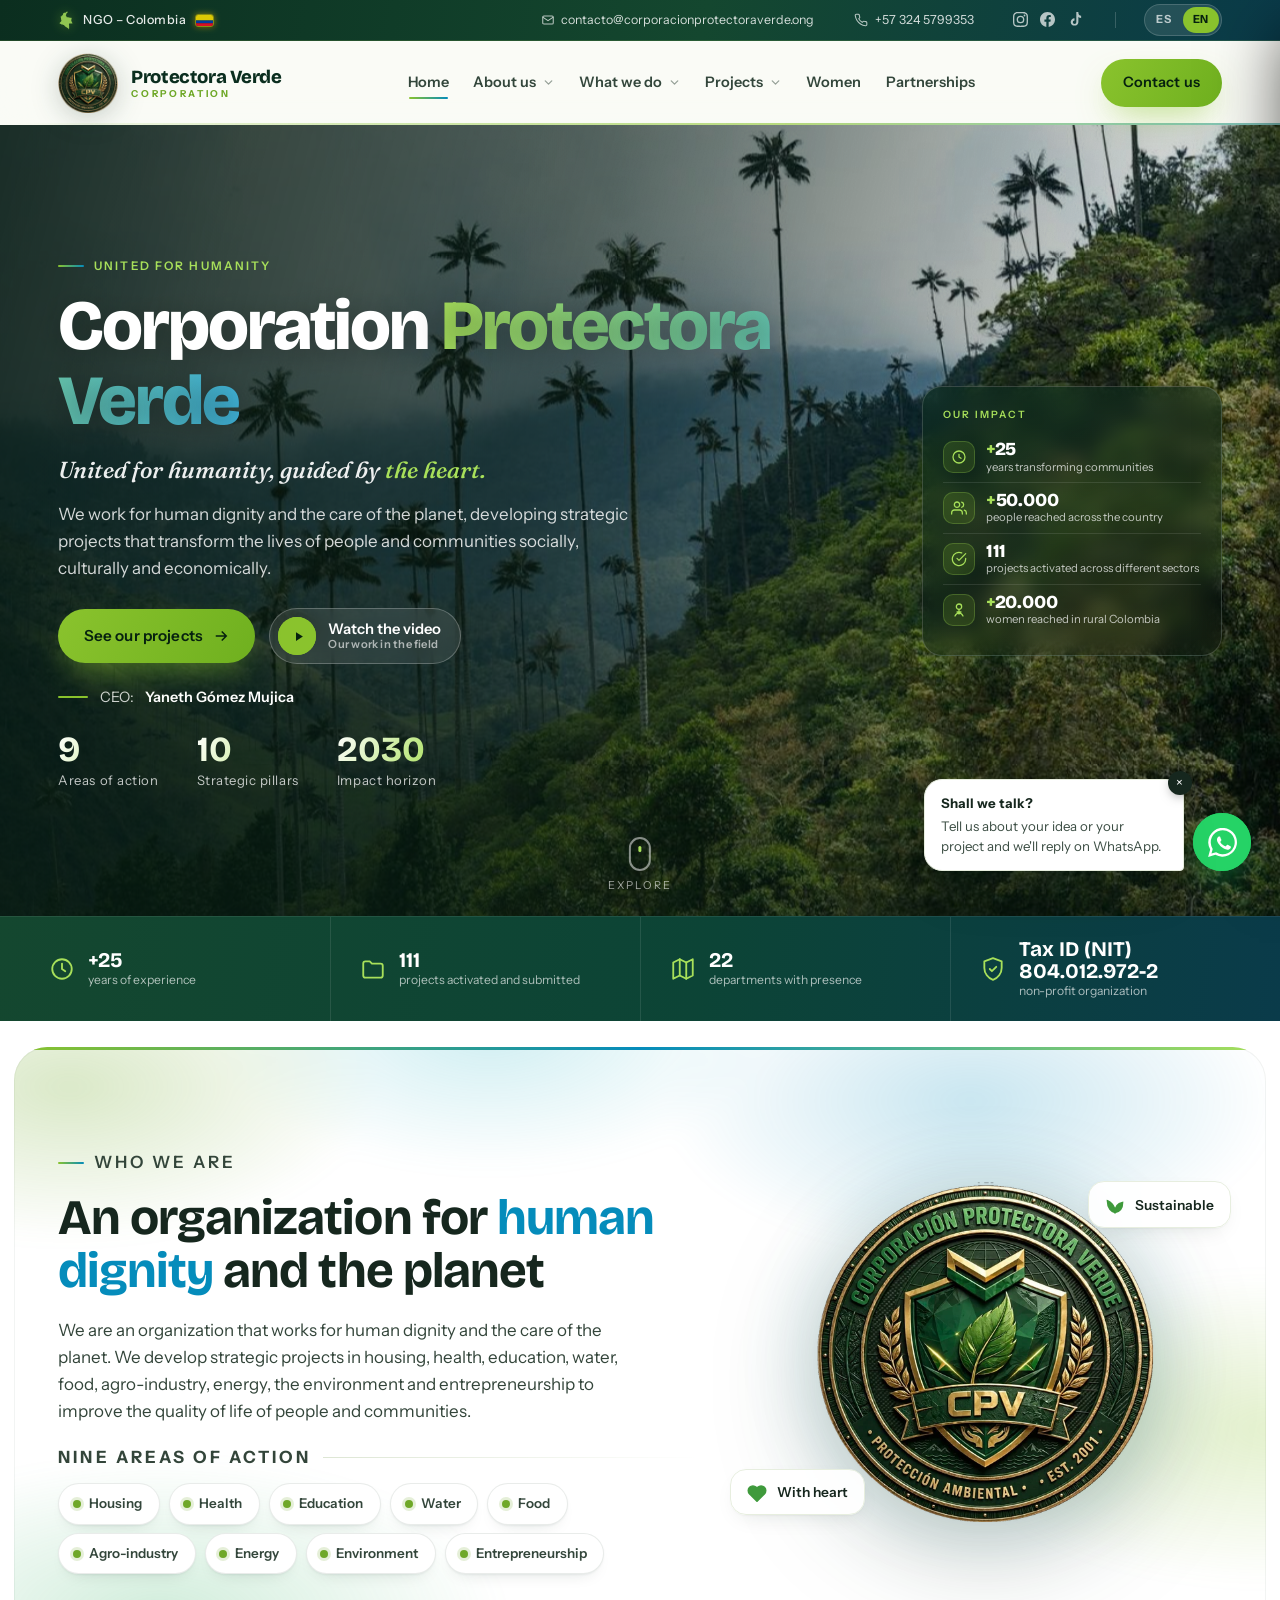
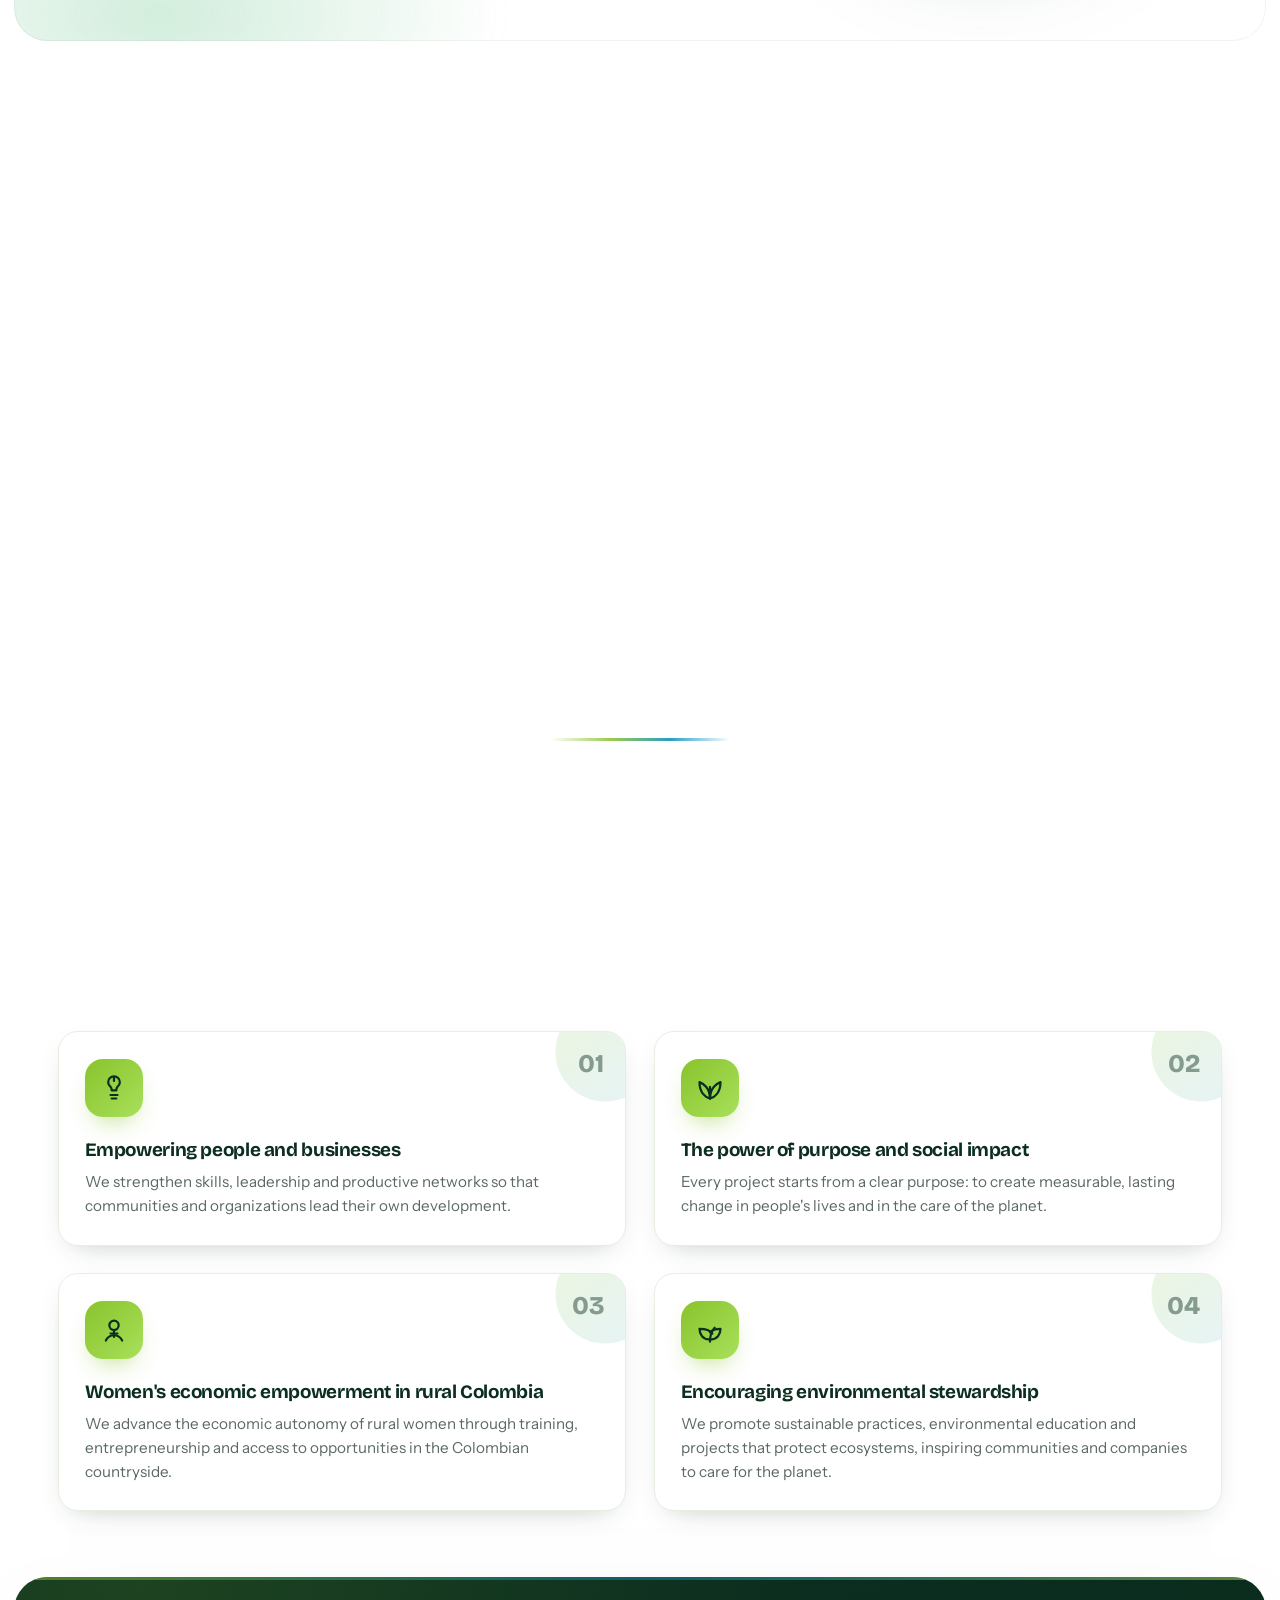
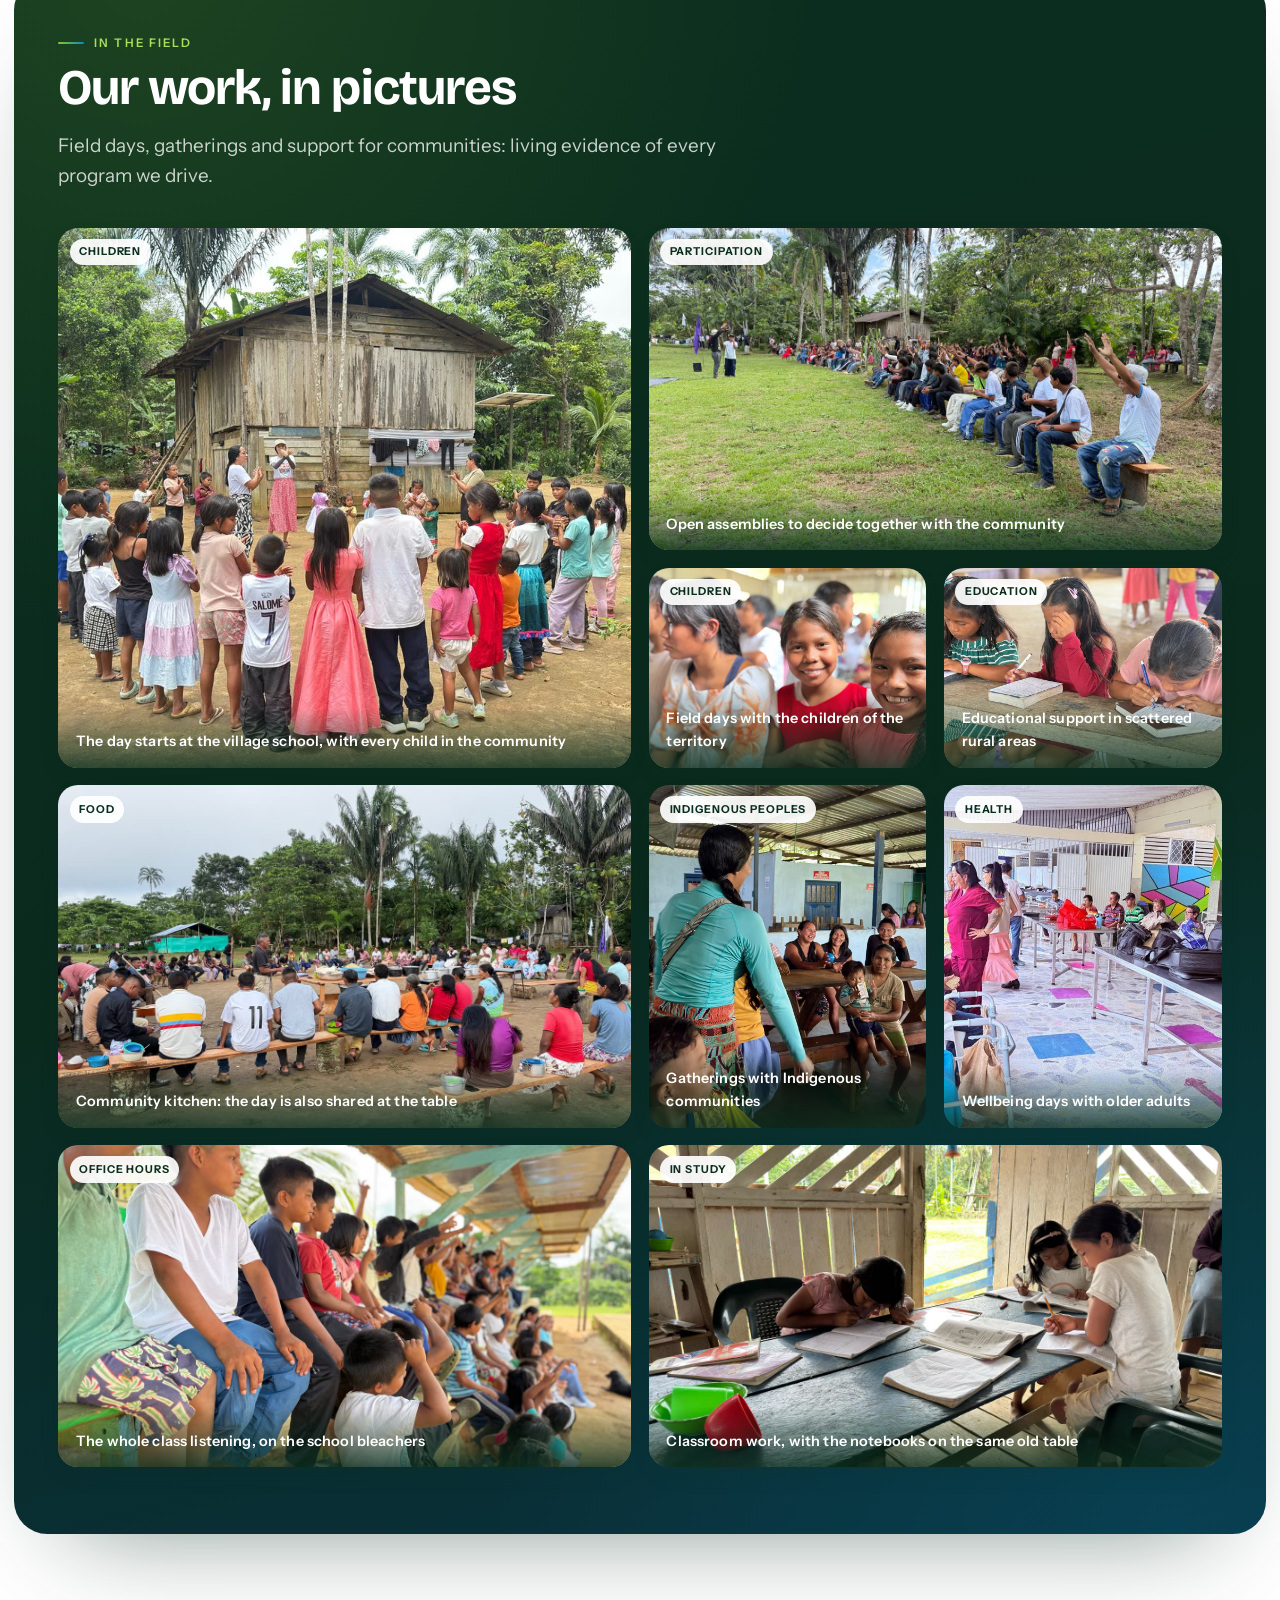
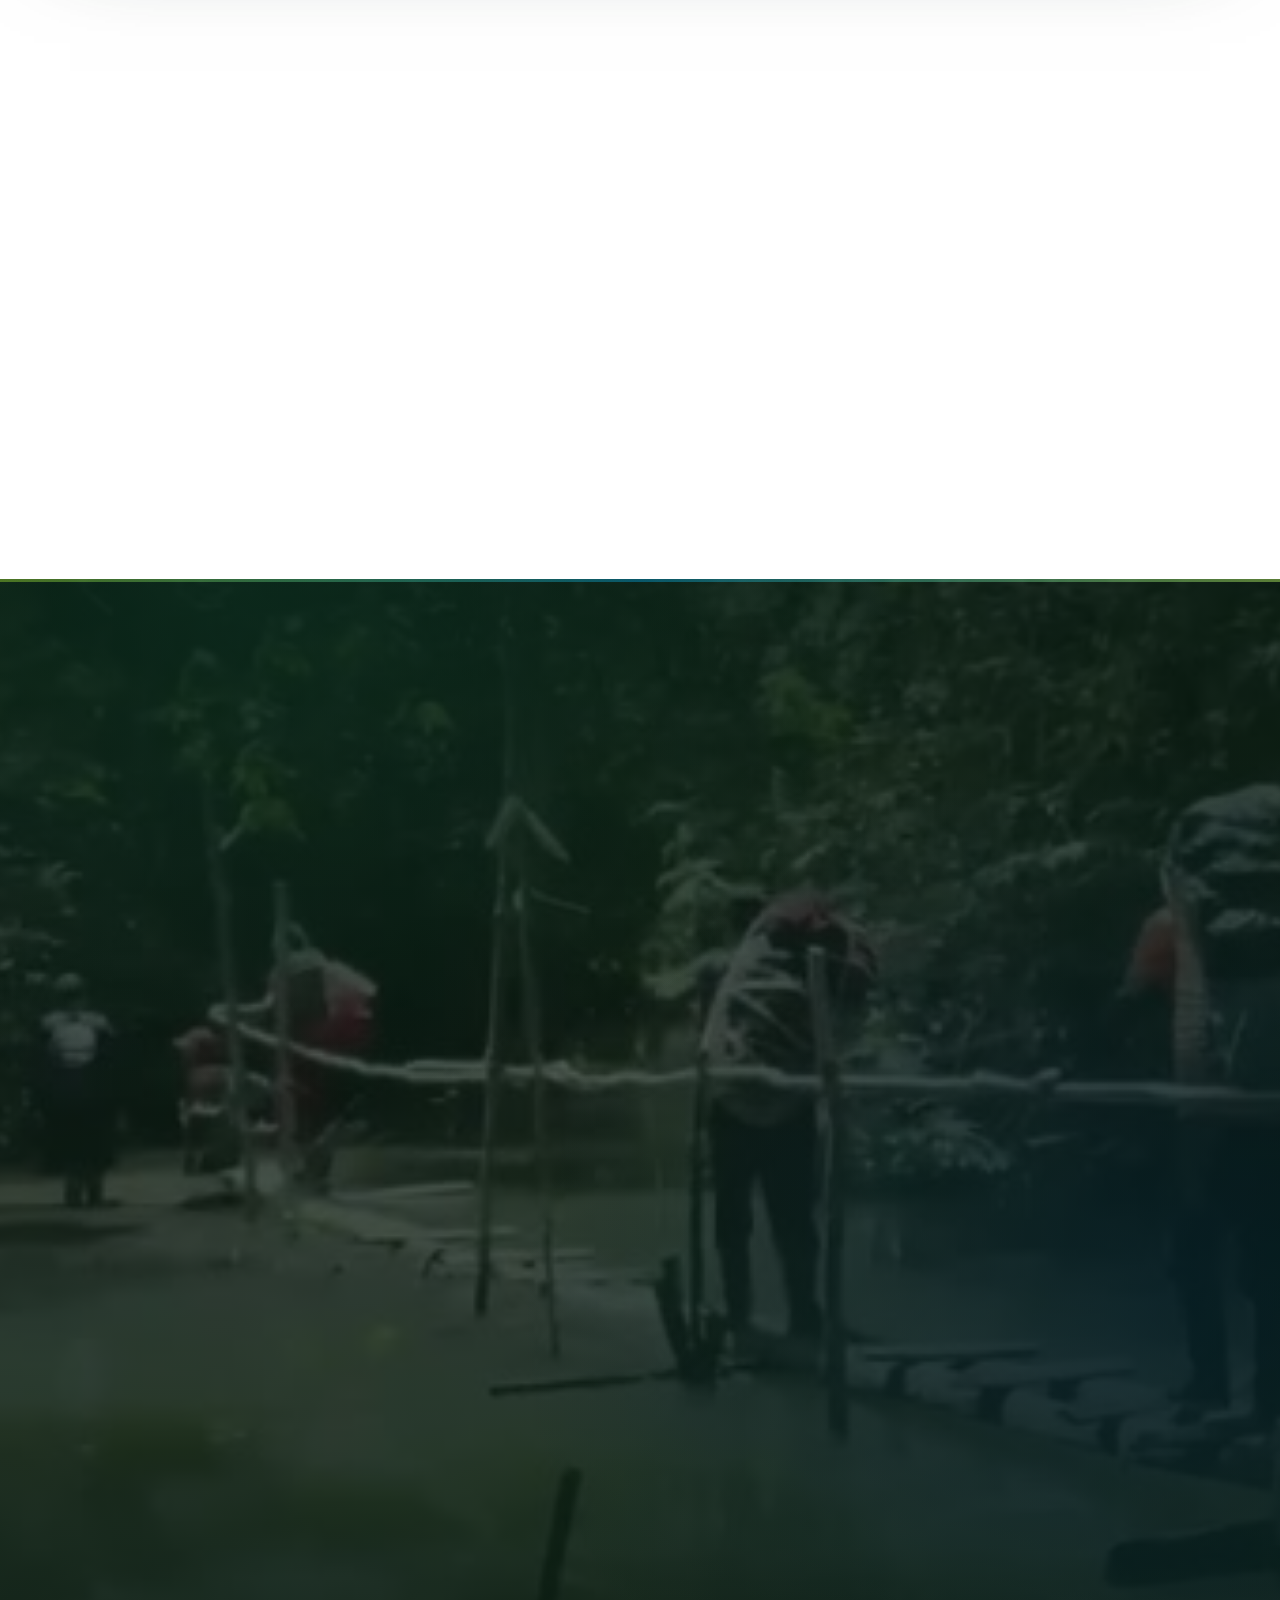
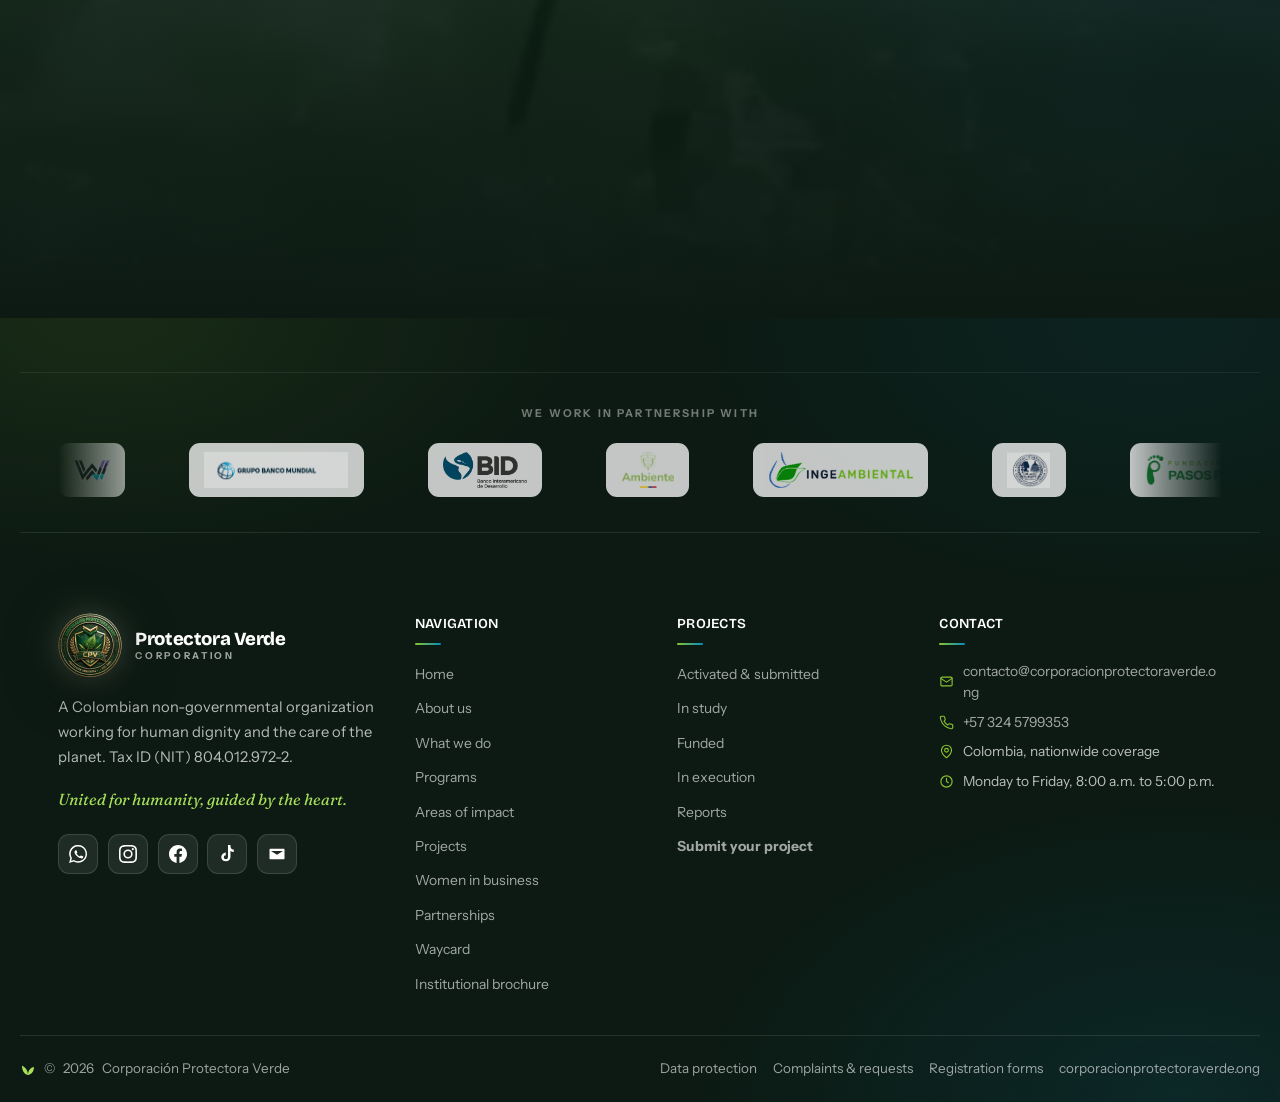
<file: index.html>
<!DOCTYPE html>
<html lang="es">
<head>
<meta charset="UTF-8"/>
<meta name="viewport" content="width=device-width, initial-scale=1"/>
<meta http-equiv="Cache-Control" content="no-cache, must-revalidate"/>
<title>Corporación Protectora Verde. Unidos por la humanidad, guiados por el corazón</title>
<meta name="description" content="ONG colombiana que trabaja por la dignidad humana y el cuidado del planeta: vivienda, salud, educación, agua, alimentación, energía, medio ambiente y emprendimiento."/>
<meta name="theme-color" content="#0B2E1F"/>
<!-- Vista previa al compartir. La imagen va en JPEG y con URL absoluta:
     WhatsApp no renderiza WebP ni rutas relativas, y por eso el enlace
     salía sin logo desde que el emblema pasó a WebP. -->
<meta property="og:type" content="website"/>
<meta property="og:site_name" content="Corporación Protectora Verde"/>
<meta property="og:locale" content="es_CO"/>
<meta property="og:url" content="https://www.corporacionprotectoraverde.ong/"/>
<meta property="og:title" content="Corporación Protectora Verde. Unidos por la humanidad, guiados por el corazón"/>
<meta property="og:description" content="ONG colombiana que trabaja por la dignidad humana y el cuidado del planeta: vivienda, salud, educación, agua, alimentación, energía, medio ambiente y emprendimiento."/>
<meta property="og:image" content="https://www.corporacionprotectoraverde.ong/img/og-corpoverde.jpg"/>
<meta property="og:image:secure_url" content="https://www.corporacionprotectoraverde.ong/img/og-corpoverde.jpg"/>
<meta property="og:image:type" content="image/jpeg"/>
<meta property="og:image:width" content="1200"/>
<meta property="og:image:height" content="630"/>
<meta property="og:image:alt" content="Emblema de la Corporación Protectora Verde sobre fondo verde, con el lema Unidos por la humanidad, guiados por el corazón"/>
<meta name="twitter:card" content="summary_large_image"/>
<meta name="twitter:title" content="Corporación Protectora Verde. Unidos por la humanidad, guiados por el corazón"/>
<meta name="twitter:description" content="ONG colombiana que trabaja por la dignidad humana y el cuidado del planeta: vivienda, salud, educación, agua, alimentación, energía, medio ambiente y emprendimiento."/>
<meta name="twitter:image" content="https://www.corporacionprotectoraverde.ong/img/og-corpoverde.jpg"/>
<meta name="twitter:image:alt" content="Emblema de la Corporación Protectora Verde sobre fondo verde, con el lema Unidos por la humanidad, guiados por el corazón"/>
<link rel="canonical" href="https://www.corporacionprotectoraverde.ong/"/>
<link rel="icon" href="img/logo.png?v=1fbf88b2" type="image/png"/>
<link rel="preconnect" href="https://fonts.googleapis.com"/>
<link rel="preconnect" href="https://fonts.gstatic.com" crossorigin/>
<link href="https://fonts.googleapis.com/css2?family=Bricolage+Grotesque:opsz,wght@12..96,500;12..96,600;12..96,700;12..96,800&family=Fraunces:ital,opsz,wght@1,9..144,400;1,9..144,500;1,9..144,600&family=Instrument+Sans:wght@400;500;600&display=swap" rel="stylesheet"/>
<link rel="stylesheet" href="css/styles.css?v=1fbf88b2"/>
<link rel="stylesheet" href="css/rediseno.css?v=1fbf88b2"/>
</head>
<body class="cargando">
<div class="loader" id="loader" role="status" aria-live="polite">
  <div class="loader-in">
    <div class="loader-mark"><img src="img/logo.webp?v=1fbf88b2" alt=""/></div>
    <p class="loader-word">Corporación Protectora Verde<span>Unidos por la humanidad</span></p>
    <div class="loader-bar"><i></i></div>
  </div>
</div>
<div class="progreso" id="progreso"></div>

<div class="topbar">
  <div class="wrap">
    <span class="tb-left"><svg class="co-mapa" viewBox="0 0 22 26" aria-hidden="true"><path d="M12.66 0.70C12.49 0.66,12.19 0.90,11.93 1.09C11.67 1.27,11.25 1.85,10.83 2.04C10.41 2.24,9.34 2.39,8.94 2.48C8.55 2.57,8.27 2.53,7.99 2.70C7.72 2.88,7.13 3.41,6.97 3.73C6.80 4.05,6.85 4.77,6.82 4.98C6.79 5.18,6.80 5.16,6.75 5.20C6.70 5.24,6.63 5.16,6.48 5.27C6.34 5.38,5.87 5.79,5.69 6.00C5.52 6.22,5.27 6.66,5.21 6.81C5.15 6.97,5.31 7.02,5.24 7.10C5.17 7.19,4.81 7.48,4.70 7.40C4.59 7.31,4.49 6.65,4.43 6.49C4.38 6.33,4.42 5.96,4.32 6.25C4.22 6.55,3.74 8.07,3.73 8.57C3.72 9.08,4.21 9.53,4.26 9.86C4.31 10.20,4.01 10.47,4.07 10.95C4.13 11.43,4.77 12.70,4.70 13.30C4.62 13.90,3.88 14.79,3.53 15.22C3.17 15.65,2.33 16.10,2.18 16.35C2.03 16.60,2.19 16.81,2.43 17.01C2.67 17.21,3.55 17.58,3.91 17.78C4.27 17.97,4.57 18.28,4.99 18.41C5.41 18.54,6.46 18.58,6.89 18.70C7.33 18.82,7.66 18.92,8.09 19.27C8.53 19.62,9.40 20.72,9.97 21.20C10.54 21.67,11.57 22.25,12.16 22.66C12.76 23.08,13.79 23.78,14.21 24.13C14.64 24.48,15.03 25.69,15.18 25.17C15.33 24.66,15.29 21.58,15.31 20.46C15.33 19.34,14.70 17.61,15.31 17.16C15.92 16.71,19.11 17.43,19.67 17.23C20.24 17.04,19.48 16.18,19.34 15.77C19.20 15.35,18.83 14.69,18.68 14.30C18.53 13.91,18.23 13.59,18.24 12.98C18.25 12.36,18.79 10.42,18.72 9.91C18.65 9.39,18.28 9.46,17.73 9.31C17.18 9.15,15.37 8.89,14.80 8.79C14.23 8.69,13.96 8.62,13.63 8.60C13.30 8.58,12.70 8.71,12.46 8.65C12.21 8.58,12.01 8.33,11.87 8.13C11.74 7.94,11.67 7.58,11.51 7.25C11.34 6.92,10.75 6.07,10.70 5.78C10.65 5.50,11.02 5.50,11.14 5.20C11.26 4.89,11.43 3.93,11.58 3.58C11.73 3.23,12.01 2.93,12.24 2.70C12.46 2.47,13.06 2.15,13.19 1.97C13.32 1.78,13.26 1.56,13.19 1.38C13.12 1.20,12.84 0.75,12.66 0.70Z"/></svg> ONG &ndash; Colombia<span class="co-bandera" aria-hidden="true"><svg viewBox="0 0 18 12" preserveAspectRatio="none"><rect width="18" height="6" fill="#FCD116"/><rect y="6" width="18" height="3" fill="#003893"/><rect y="9" width="18" height="3" fill="#CE1126"/></svg></span></span>
    <span class="tb-right">
      <a class="tb-mail" href="mailto:contacto@corporacionprotectoraverde.ong"><svg viewBox="0 0 24 24" fill="none" stroke="currentColor" stroke-width="1.8"><rect x="3" y="5" width="18" height="14" rx="2"/><path d="m3 7 9 6 9-6"/></svg><span>contacto@corporacionprotectoraverde.ong</span></a>
      <a class="tb-tel" href="tel:+573245799353"><svg viewBox="0 0 24 24" fill="none" stroke="currentColor" stroke-width="1.8"><path d="M22 16.9v3a2 2 0 0 1-2.2 2 19.8 19.8 0 0 1-8.6-3.1 19.5 19.5 0 0 1-6-6 19.8 19.8 0 0 1-3.1-8.7A2 2 0 0 1 4.1 2h3a2 2 0 0 1 2 1.7c.1 1 .4 1.9.7 2.8a2 2 0 0 1-.5 2.1L8.1 9.9a16 16 0 0 0 6 6l1.3-1.3a2 2 0 0 1 2.1-.4c.9.3 1.8.5 2.8.6a2 2 0 0 1 1.7 2Z"/></svg><span>+57 324 5799353</span></a>
      <span class="tb-redes"><a href="https://www.instagram.com/corpoprotecotraverde" target="_blank" rel="noopener" aria-label="Instagram"><svg viewBox="0 0 24 24" aria-hidden="true"><path d="M12 2.16c3.2 0 3.58.01 4.85.07 1.17.05 1.8.25 2.23.41.56.22.96.48 1.38.9.42.42.68.82.9 1.38.16.42.36 1.06.41 2.23.06 1.27.07 1.65.07 4.85s-.01 3.58-.07 4.85c-.06 1.17-.26 1.8-.42 2.23-.22.56-.48.96-.9 1.38-.42.42-.82.68-1.38.9-.42.16-1.07.36-2.24.41-1.27.06-1.65.07-4.86.07s-3.59-.02-4.86-.07c-1.17-.06-1.82-.26-2.24-.42-.57-.22-.96-.48-1.38-.9-.42-.42-.69-.82-.9-1.38-.17-.42-.36-1.07-.42-2.24-.05-1.26-.06-1.65-.06-4.84 0-3.2.02-3.59.06-4.86.06-1.17.26-1.81.42-2.23.21-.57.48-.96.9-1.38.42-.42.81-.69 1.38-.9.42-.17 1.05-.36 2.22-.42 1.28-.05 1.65-.06 4.86-.06ZM12 0C8.74 0 8.33.02 7.05.07c-1.28.06-2.15.26-2.91.56-.79.3-1.46.72-2.13 1.38C1.35 2.68.93 3.35.63 4.14c-.3.76-.5 1.63-.56 2.91C.01 8.33 0 8.74 0 12s.02 3.67.07 4.95c.06 1.28.26 2.15.56 2.91.31.79.72 1.46 1.38 2.13.67.67 1.34 1.08 2.13 1.38.76.3 1.64.5 2.91.56C8.33 23.99 8.74 24 12 24s3.67-.02 4.95-.07c1.28-.06 2.15-.26 2.91-.56.79-.31 1.46-.72 2.13-1.38.67-.67 1.08-1.34 1.38-2.13.3-.76.5-1.64.56-2.91.06-1.28.07-1.69.07-4.95s-.02-3.67-.07-4.95c-.06-1.28-.26-2.15-.56-2.91-.31-.79-.72-1.46-1.38-2.13C21.32 1.35 20.65.93 19.86.63c-.76-.3-1.64-.5-2.91-.56C15.67.01 15.26 0 12 0Z"/><path d="M12 5.84a6.16 6.16 0 1 0 0 12.32 6.16 6.16 0 0 0 0-12.32ZM12 16a4 4 0 1 1 0-8 4 4 0 0 1 0 8Z"/><circle cx="18.41" cy="5.6" r="1.44"/></svg></a><a href="https://www.facebook.com/61595279382591" target="_blank" rel="noopener" aria-label="Facebook"><svg viewBox="0 0 24 24" aria-hidden="true"><path d="M24 12.07C24 5.45 18.63.07 12 .07S0 5.45 0 12.07c0 5.99 4.39 10.95 10.13 11.86v-8.39H7.08v-3.47h3.05V9.43c0-3.01 1.79-4.67 4.53-4.67 1.31 0 2.69.24 2.69.24v2.95h-1.51c-1.49 0-1.96.93-1.96 1.88v2.25h3.33l-.53 3.47h-2.8v8.39C19.61 23.03 24 18.06 24 12.07Z"/></svg></a><a href="https://www.tiktok.com/@corpoprotectoraverde" target="_blank" rel="noopener" aria-label="TikTok"><svg viewBox="0 0 24 24" aria-hidden="true"><path d="M16.6 0h-3.3v16.3a2.8 2.8 0 0 1-2.8 2.7 2.8 2.8 0 0 1-2.8-2.7 2.8 2.8 0 0 1 2.7-2.8v-3.4c-3.4.1-6.1 2.9-6.1 6.2a6.2 6.2 0 0 0 12.3 0V8c1.2.9 2.8 1.4 4.4 1.4V6.1c-2.5-.1-4.4-2.1-4.4-4.6V0Z"/></svg></a></span>
      <span class="tb-sep"></span>
      <span class="lang" id="lang" role="group" aria-label="Idioma / Language">
        <button type="button" data-lang="es" class="on" aria-pressed="true">ES</button>
        <button type="button" data-lang="en" aria-pressed="false">EN</button>
      </span>
    </span>
  </div>
</div>

<header class="header" id="header">
  <div class="wrap nav">
    <a href="index.html" class="brand" aria-label="Inicio | Corporación Protectora Verde">
      <span class="ring"><img src="img/logo.webp?v=1fbf88b2" alt="Corporación Protectora Verde"/></span>
      <span class="bn"><b>Protectora Verde</b><span>Corporación</span></span>
    </a>
    <nav class="menu" id="menu" aria-label="Menú principal">
      <a href="index.html" class="active">Inicio</a>
      <span class="has-sub"><a href="nosotros.html">Nosotros<svg class="sub-caret" viewBox="0 0 24 24" fill="none" stroke="currentColor" stroke-width="2.4" stroke-linecap="round" stroke-linejoin="round"><path d="m6 9 6 6 6-6"/></svg></a><span class="submenu"><a href="nosotros.html#conocenos"><span class="mm-ic"><svg class="" viewBox="0 0 24 24" fill="none" stroke="currentColor" stroke-width="1.9" stroke-linecap="round" stroke-linejoin="round" aria-hidden="true"><path d="M20.8 6.4a5.5 5.5 0 0 0-7.8 0L12 7.4l-1-1a5.5 5.5 0 0 0-7.8 7.8l8.8 8.8 8.8-8.8a5.5 5.5 0 0 0 0-7.8Z"/></svg></span><span class="mm-tx">Conócenos<small>Quiénes somos y de dónde venimos</small></span></a><a href="nosotros.html#mision"><span class="mm-ic"><svg class="" viewBox="0 0 24 24" fill="none" stroke="currentColor" stroke-width="1.9" stroke-linecap="round" stroke-linejoin="round" aria-hidden="true"><circle cx="12" cy="12" r="9"/><circle cx="12" cy="12" r="5"/><circle cx="12" cy="12" r="1.4"/></svg></span><span class="mm-tx">Misión<small>El propósito que nos mueve</small></span></a><a href="nosotros.html#vision"><span class="mm-ic"><svg class="" viewBox="0 0 24 24" fill="none" stroke="currentColor" stroke-width="1.9" stroke-linecap="round" stroke-linejoin="round" aria-hidden="true"><path d="M2 12s3.6-7 10-7 10 7 10 7-3.6 7-10 7-10-7-10-7Z"/><circle cx="12" cy="12" r="3"/></svg></span><span class="mm-tx">Visión<small>Hacia dónde vamos al 2030</small></span></a><a href="nosotros.html#valores"><span class="mm-ic"><svg class="" viewBox="0 0 24 24" fill="none" stroke="currentColor" stroke-width="1.9" stroke-linecap="round" stroke-linejoin="round" aria-hidden="true"><path d="M12 2 4 5v6c0 5 3.4 9.4 8 11 4.6-1.6 8-6 8-11V5l-8-3Z"/></svg></span><span class="mm-tx">Valores<small>Los principios que nos guían</small></span></a><a href="nosotros.html#equipo"><span class="mm-ic"><svg class="" viewBox="0 0 24 24" fill="none" stroke="currentColor" stroke-width="1.9" stroke-linecap="round" stroke-linejoin="round" aria-hidden="true"><path d="M16 21v-2a4 4 0 0 0-4-4H6a4 4 0 0 0-4 4v2"/><circle cx="9" cy="7" r="4"/><path d="M22 21v-2a4 4 0 0 0-3-3.87"/></svg></span><span class="mm-tx">Equipo de trabajo<small>Las personas detrás de cada proyecto</small></span></a><a href="nosotros.html#proteccion-datos"><span class="mm-ic"><svg class="" viewBox="0 0 24 24" fill="none" stroke="currentColor" stroke-width="1.9" stroke-linecap="round" stroke-linejoin="round" aria-hidden="true"><rect x="4" y="10" width="16" height="11" rx="2"/><path d="M8 10V7a4 4 0 0 1 8 0v3"/></svg></span><span class="mm-tx">Protección de datos<small>Tratamiento de la información</small></span></a><a href="nosotros.html#pqr"><span class="mm-ic"><svg class="" viewBox="0 0 24 24" fill="none" stroke="currentColor" stroke-width="1.9" stroke-linecap="round" stroke-linejoin="round" aria-hidden="true"><path d="M21 15a2 2 0 0 1-2 2H8l-5 4V5a2 2 0 0 1 2-2h14a2 2 0 0 1 2 2Z"/></svg></span><span class="mm-tx">Peticiones, quejas y reclamos<small>Canal de atención ciudadana</small></span></a></span></span>
      <span class="has-sub"><a href="programas.html#que-hacemos">Qué hacemos<svg class="sub-caret" viewBox="0 0 24 24" fill="none" stroke="currentColor" stroke-width="2.4" stroke-linecap="round" stroke-linejoin="round"><path d="m6 9 6 6 6-6"/></svg></a><span class="submenu"><a href="programas.html#que-hacemos"><span class="mm-ic"><svg class="" viewBox="0 0 24 24" fill="none" stroke="currentColor" stroke-width="1.9" stroke-linecap="round" stroke-linejoin="round" aria-hidden="true"><path d="m12 2 9 5-9 5-9-5 9-5Z"/><path d="m3 12 9 5 9-5M3 17l9 5 9-5"/></svg></span><span class="mm-tx">Áreas de acción<small>Los nueve frentes donde trabajamos</small></span></a><a href="programas.html#programas"><span class="mm-ic"><svg class="" viewBox="0 0 24 24" fill="none" stroke="currentColor" stroke-width="1.9" stroke-linecap="round" stroke-linejoin="round" aria-hidden="true"><path d="M12 21C12 12 6 8 3 7c0 9 5 13 9 14Z"/><path d="M12 21c0-7 4-11 9-12 0 7-4 11-9 12Z"/></svg></span><span class="mm-tx">Programas<small>Iniciativas en marcha en el territorio</small></span></a><a href="programas.html#ejes"><span class="mm-ic"><svg class="" viewBox="0 0 24 24" fill="none" stroke="currentColor" stroke-width="1.9" stroke-linecap="round" stroke-linejoin="round" aria-hidden="true"><path d="M12 2v4M12 18v4M4.9 4.9l2.9 2.9M16.2 16.2l2.9 2.9M2 12h4M18 12h4M4.9 19.1l2.9-2.9M16.2 7.8l2.9-2.9"/></svg></span><span class="mm-tx">Ejes estratégicos<small>Las diez líneas que ordenan el trabajo</small></span></a><a href="programas.html#incidencia"><span class="mm-ic"><svg class="" viewBox="0 0 24 24" fill="none" stroke="currentColor" stroke-width="1.9" stroke-linecap="round" stroke-linejoin="round" aria-hidden="true"><path d="m9 3-6 3v15l6-3 6 3 6-3V3l-6 3-6-3Z"/><path d="M9 3v15M15 6v15"/></svg></span><span class="mm-tx">Zonas de incidencia<small>Mapa interactivo de nuestra presencia</small></span></a><a href="programas.html#territorio"><span class="mm-ic"><svg class="" viewBox="0 0 24 24" fill="none" stroke="currentColor" stroke-width="1.9" stroke-linecap="round" stroke-linejoin="round" aria-hidden="true"><rect x="2" y="6" width="14" height="12" rx="2"/><path d="m16 11 6-3v8l-6-3Z"/></svg></span><span class="mm-tx">En territorio<small>Video y galería de nuestras jornadas</small></span></a></span></span>
      <span class="has-sub"><a href="proyectos.html">Proyectos<svg class="sub-caret" viewBox="0 0 24 24" fill="none" stroke="currentColor" stroke-width="2.4" stroke-linecap="round" stroke-linejoin="round"><path d="m6 9 6 6 6-6"/></svg></a><span class="submenu submenu-2c"><a href="proyectos.html#activados"><span class="mm-ic"><svg class="" viewBox="0 0 24 24" fill="none" stroke="currentColor" stroke-width="1.9" stroke-linecap="round" stroke-linejoin="round" aria-hidden="true"><path d="M3 7a2 2 0 0 1 2-2h4l2 2h8a2 2 0 0 1 2 2v9a2 2 0 0 1-2 2H5a2 2 0 0 1-2-2Z"/></svg></span><span class="mm-tx">Activados presentados<small>Portafolio completo con buscador</small></span></a><a href="proyectos.html#estudio"><span class="mm-ic"><svg class="" viewBox="0 0 24 24" fill="none" stroke="currentColor" stroke-width="1.9" stroke-linecap="round" stroke-linejoin="round" aria-hidden="true"><circle cx="11" cy="11" r="7"/><path d="m20 20-3.5-3.5"/></svg></span><span class="mm-tx">Estudio<small>En formulación y estructuración</small></span></a><a href="proyectos.html#viables"><span class="mm-ic"><svg class="" viewBox="0 0 24 24" fill="none" stroke="currentColor" stroke-width="1.9" stroke-linecap="round" stroke-linejoin="round" aria-hidden="true"><path d="M22 11.1V12a10 10 0 1 1-5.9-9.1"/><path d="M22 4 12 14l-3-3"/></svg></span><span class="mm-tx">Viables<small>Con concepto técnico favorable</small></span></a><a href="proyectos.html#aprobados"><span class="mm-ic"><svg class="" viewBox="0 0 24 24" fill="none" stroke="currentColor" stroke-width="1.9" stroke-linecap="round" stroke-linejoin="round" aria-hidden="true"><path d="M9 12h6M12 3v4"/><rect x="3" y="7" width="18" height="14" rx="2"/></svg></span><span class="mm-tx">Aprobados<small>Avalados por la entidad competente</small></span></a><a href="proyectos.html#financiados"><span class="mm-ic"><svg class="" viewBox="0 0 24 24" fill="none" stroke="currentColor" stroke-width="1.9" stroke-linecap="round" stroke-linejoin="round" aria-hidden="true"><rect x="2" y="6" width="20" height="12" rx="2"/><circle cx="12" cy="12" r="2.6"/></svg></span><span class="mm-tx">Financiados<small>Con recursos asegurados</small></span></a><a href="proyectos.html#ejecucion"><span class="mm-ic"><svg class="" viewBox="0 0 24 24" fill="none" stroke="currentColor" stroke-width="1.9" stroke-linecap="round" stroke-linejoin="round" aria-hidden="true"><circle cx="12" cy="12" r="3"/><path d="M19.4 15a1.6 1.6 0 0 0 .3 1.8l.1.1a2 2 0 1 1-2.8 2.8l-.1-.1a1.6 1.6 0 0 0-2.7 1.1V21a2 2 0 1 1-4 0v-.1A1.6 1.6 0 0 0 7 19.4a1.6 1.6 0 0 0-1.8.3l-.1.1a2 2 0 1 1-2.8-2.8l.1-.1A1.6 1.6 0 0 0 3 14.1H3a2 2 0 1 1 0-4h.1A1.6 1.6 0 0 0 4.6 7a1.6 1.6 0 0 0-.3-1.8l-.1-.1a2 2 0 1 1 2.8-2.8l.1.1A1.6 1.6 0 0 0 9 3h.1a2 2 0 1 1 4 0V3a1.6 1.6 0 0 0 2.7 1.1l.1-.1a2 2 0 1 1 2.8 2.8l-.1.1a1.6 1.6 0 0 0 1.1 2.7H21a2 2 0 1 1 0 4h-.1a1.6 1.6 0 0 0-1.5 1.4Z"/></svg></span><span class="mm-tx">Ejecución<small>Obras y actividades en marcha</small></span></a><a href="proyectos.html#supervision"><span class="mm-ic"><svg class="" viewBox="0 0 24 24" fill="none" stroke="currentColor" stroke-width="1.9" stroke-linecap="round" stroke-linejoin="round" aria-hidden="true"><path d="M2 12s3.6-7 10-7 10 7 10 7-3.6 7-10 7-10-7-10-7Z"/><circle cx="12" cy="12" r="2.6"/></svg></span><span class="mm-tx">Supervisión<small>Seguimiento e interventoría</small></span></a><a href="proyectos.html#ejecutados"><span class="mm-ic"><svg class="" viewBox="0 0 24 24" fill="none" stroke="currentColor" stroke-width="1.9" stroke-linecap="round" stroke-linejoin="round" aria-hidden="true"><path d="M4 22V4M4 4h13l-2 4 2 4H4"/></svg></span><span class="mm-tx">Ejecutados<small>Proyectos entregados y cerrados</small></span></a><a href="proyectos.html#informes"><span class="mm-ic"><svg class="" viewBox="0 0 24 24" fill="none" stroke="currentColor" stroke-width="1.9" stroke-linecap="round" stroke-linejoin="round" aria-hidden="true"><path d="M14 2H6a2 2 0 0 0-2 2v16a2 2 0 0 0 2 2h12a2 2 0 0 0 2-2V8l-6-6Z"/><path d="M14 2v6h6M9 14h6M9 18h4"/></svg></span><span class="mm-tx">Informes<small>Rendición de cuentas y resultados</small></span></a><a class="mm-pie" href="presentar-proyecto.html"><span>Presenta tu proyecto y descarga los formatos de registro</span><svg class="" viewBox="0 0 24 24" fill="none" stroke="currentColor" stroke-width="1.9" stroke-linecap="round" stroke-linejoin="round" aria-hidden="true"><path d="M21 15v4a2 2 0 0 1-2 2H5a2 2 0 0 1-2-2v-4"/><path d="m7 10 5 5 5-5M12 15V3"/></svg></a></span></span>
      <a href="mujeres.html">Mujeres</a>
      <a href="alianzas.html">Alianzas</a>
    </nav>
    <div class="nav-cta">
      <a href="index.html#contacto" class="btn btn-primary">Contáctanos</a>
      <button class="burger" id="burger" aria-label="Abrir menú" aria-expanded="false" aria-controls="drawer"><span></span></button>
    </div>
  </div>
</header>

<aside class="drawer" id="drawer" aria-hidden="true" aria-label="Menú">
  <div class="drawer-head"><img src="img/logo.webp?v=1fbf88b2" alt=""/><span><b>Protectora Verde</b><span>Corporación</span></span></div>
  <a href="index.html">Inicio</a>
  <div class="dgroup"><span>Nosotros</span><a href="nosotros.html#conocenos"><span class="dg-ic"><svg viewBox="0 0 24 24" fill="none" stroke="currentColor" stroke-width="1.9" stroke-linecap="round" stroke-linejoin="round" aria-hidden="true"><path d="M20.8 6.4a5.5 5.5 0 0 0-7.8 0L12 7.4l-1-1a5.5 5.5 0 0 0-7.8 7.8l8.8 8.8 8.8-8.8a5.5 5.5 0 0 0 0-7.8Z"/></svg></span>Conócenos</a><a href="nosotros.html#mision"><span class="dg-ic"><svg viewBox="0 0 24 24" fill="none" stroke="currentColor" stroke-width="1.9" stroke-linecap="round" stroke-linejoin="round" aria-hidden="true"><circle cx="12" cy="12" r="9"/><circle cx="12" cy="12" r="5"/><circle cx="12" cy="12" r="1.4"/></svg></span>Misión</a><a href="nosotros.html#vision"><span class="dg-ic"><svg viewBox="0 0 24 24" fill="none" stroke="currentColor" stroke-width="1.9" stroke-linecap="round" stroke-linejoin="round" aria-hidden="true"><path d="M2 12s3.6-7 10-7 10 7 10 7-3.6 7-10 7-10-7-10-7Z"/><circle cx="12" cy="12" r="3"/></svg></span>Visión</a><a href="nosotros.html#valores"><span class="dg-ic"><svg viewBox="0 0 24 24" fill="none" stroke="currentColor" stroke-width="1.9" stroke-linecap="round" stroke-linejoin="round" aria-hidden="true"><path d="M12 2 4 5v6c0 5 3.4 9.4 8 11 4.6-1.6 8-6 8-11V5l-8-3Z"/></svg></span>Valores</a><a href="nosotros.html#equipo"><span class="dg-ic"><svg viewBox="0 0 24 24" fill="none" stroke="currentColor" stroke-width="1.9" stroke-linecap="round" stroke-linejoin="round" aria-hidden="true"><path d="M16 21v-2a4 4 0 0 0-4-4H6a4 4 0 0 0-4 4v2"/><circle cx="9" cy="7" r="4"/><path d="M22 21v-2a4 4 0 0 0-3-3.87"/></svg></span>Equipo de trabajo</a><a href="nosotros.html#proteccion-datos"><span class="dg-ic"><svg viewBox="0 0 24 24" fill="none" stroke="currentColor" stroke-width="1.9" stroke-linecap="round" stroke-linejoin="round" aria-hidden="true"><rect x="4" y="10" width="16" height="11" rx="2"/><path d="M8 10V7a4 4 0 0 1 8 0v3"/></svg></span>Protección de datos</a><a href="nosotros.html#pqr"><span class="dg-ic"><svg viewBox="0 0 24 24" fill="none" stroke="currentColor" stroke-width="1.9" stroke-linecap="round" stroke-linejoin="round" aria-hidden="true"><path d="M21 15a2 2 0 0 1-2 2H8l-5 4V5a2 2 0 0 1 2-2h14a2 2 0 0 1 2 2Z"/></svg></span>Quejas y reclamos</a></div>
  <div class="dgroup"><span>Qué hacemos</span><a href="programas.html#que-hacemos"><span class="dg-ic"><svg viewBox="0 0 24 24" fill="none" stroke="currentColor" stroke-width="1.9" stroke-linecap="round" stroke-linejoin="round" aria-hidden="true"><path d="m12 2 9 5-9 5-9-5 9-5Z"/><path d="m3 12 9 5 9-5M3 17l9 5 9-5"/></svg></span>Áreas de acción</a><a href="programas.html#programas"><span class="dg-ic"><svg viewBox="0 0 24 24" fill="none" stroke="currentColor" stroke-width="1.9" stroke-linecap="round" stroke-linejoin="round" aria-hidden="true"><path d="M12 21C12 12 6 8 3 7c0 9 5 13 9 14Z"/><path d="M12 21c0-7 4-11 9-12 0 7-4 11-9 12Z"/></svg></span>Programas</a><a href="programas.html#ejes"><span class="dg-ic"><svg viewBox="0 0 24 24" fill="none" stroke="currentColor" stroke-width="1.9" stroke-linecap="round" stroke-linejoin="round" aria-hidden="true"><path d="M12 2v4M12 18v4M4.9 4.9l2.9 2.9M16.2 16.2l2.9 2.9M2 12h4M18 12h4M4.9 19.1l2.9-2.9M16.2 7.8l2.9-2.9"/></svg></span>Ejes estratégicos</a><a href="programas.html#incidencia"><span class="dg-ic"><svg viewBox="0 0 24 24" fill="none" stroke="currentColor" stroke-width="1.9" stroke-linecap="round" stroke-linejoin="round" aria-hidden="true"><path d="m9 3-6 3v15l6-3 6 3 6-3V3l-6 3-6-3Z"/><path d="M9 3v15M15 6v15"/></svg></span>Zonas de incidencia</a><a href="programas.html#territorio"><span class="dg-ic"><svg viewBox="0 0 24 24" fill="none" stroke="currentColor" stroke-width="1.9" stroke-linecap="round" stroke-linejoin="round" aria-hidden="true"><rect x="2" y="6" width="14" height="12" rx="2"/><path d="m16 11 6-3v8l-6-3Z"/></svg></span>En territorio</a></div>
  <div class="dgroup"><span>Proyectos</span><a href="proyectos.html#activados"><span class="dg-ic"><svg viewBox="0 0 24 24" fill="none" stroke="currentColor" stroke-width="1.9" stroke-linecap="round" stroke-linejoin="round" aria-hidden="true"><path d="M3 7a2 2 0 0 1 2-2h4l2 2h8a2 2 0 0 1 2 2v9a2 2 0 0 1-2 2H5a2 2 0 0 1-2-2Z"/></svg></span>Activados presentados</a><a href="proyectos.html#estudio"><span class="dg-ic"><svg viewBox="0 0 24 24" fill="none" stroke="currentColor" stroke-width="1.9" stroke-linecap="round" stroke-linejoin="round" aria-hidden="true"><circle cx="11" cy="11" r="7"/><path d="m20 20-3.5-3.5"/></svg></span>Estudio</a><a href="proyectos.html#viables"><span class="dg-ic"><svg viewBox="0 0 24 24" fill="none" stroke="currentColor" stroke-width="1.9" stroke-linecap="round" stroke-linejoin="round" aria-hidden="true"><path d="M22 11.1V12a10 10 0 1 1-5.9-9.1"/><path d="M22 4 12 14l-3-3"/></svg></span>Viables</a><a href="proyectos.html#aprobados"><span class="dg-ic"><svg viewBox="0 0 24 24" fill="none" stroke="currentColor" stroke-width="1.9" stroke-linecap="round" stroke-linejoin="round" aria-hidden="true"><path d="M9 12h6M12 3v4"/><rect x="3" y="7" width="18" height="14" rx="2"/></svg></span>Aprobados</a><a href="proyectos.html#financiados"><span class="dg-ic"><svg viewBox="0 0 24 24" fill="none" stroke="currentColor" stroke-width="1.9" stroke-linecap="round" stroke-linejoin="round" aria-hidden="true"><rect x="2" y="6" width="20" height="12" rx="2"/><circle cx="12" cy="12" r="2.6"/></svg></span>Financiados</a><a href="proyectos.html#ejecucion"><span class="dg-ic"><svg viewBox="0 0 24 24" fill="none" stroke="currentColor" stroke-width="1.9" stroke-linecap="round" stroke-linejoin="round" aria-hidden="true"><circle cx="12" cy="12" r="3"/><path d="M19.4 15a1.6 1.6 0 0 0 .3 1.8l.1.1a2 2 0 1 1-2.8 2.8l-.1-.1a1.6 1.6 0 0 0-2.7 1.1V21a2 2 0 1 1-4 0v-.1A1.6 1.6 0 0 0 7 19.4a1.6 1.6 0 0 0-1.8.3l-.1.1a2 2 0 1 1-2.8-2.8l.1-.1A1.6 1.6 0 0 0 3 14.1H3a2 2 0 1 1 0-4h.1A1.6 1.6 0 0 0 4.6 7a1.6 1.6 0 0 0-.3-1.8l-.1-.1a2 2 0 1 1 2.8-2.8l.1.1A1.6 1.6 0 0 0 9 3h.1a2 2 0 1 1 4 0V3a1.6 1.6 0 0 0 2.7 1.1l.1-.1a2 2 0 1 1 2.8 2.8l-.1.1a1.6 1.6 0 0 0 1.1 2.7H21a2 2 0 1 1 0 4h-.1a1.6 1.6 0 0 0-1.5 1.4Z"/></svg></span>Ejecución</a><a href="proyectos.html#supervision"><span class="dg-ic"><svg viewBox="0 0 24 24" fill="none" stroke="currentColor" stroke-width="1.9" stroke-linecap="round" stroke-linejoin="round" aria-hidden="true"><path d="M2 12s3.6-7 10-7 10 7 10 7-3.6 7-10 7-10-7-10-7Z"/><circle cx="12" cy="12" r="2.6"/></svg></span>Supervisión</a><a href="proyectos.html#ejecutados"><span class="dg-ic"><svg viewBox="0 0 24 24" fill="none" stroke="currentColor" stroke-width="1.9" stroke-linecap="round" stroke-linejoin="round" aria-hidden="true"><path d="M4 22V4M4 4h13l-2 4 2 4H4"/></svg></span>Ejecutados</a><a href="proyectos.html#informes"><span class="dg-ic"><svg viewBox="0 0 24 24" fill="none" stroke="currentColor" stroke-width="1.9" stroke-linecap="round" stroke-linejoin="round" aria-hidden="true"><path d="M14 2H6a2 2 0 0 0-2 2v16a2 2 0 0 0 2 2h12a2 2 0 0 0 2-2V8l-6-6Z"/><path d="M14 2v6h6M9 14h6M9 18h4"/></svg></span>Informes</a><a href="presentar-proyecto.html"><span class="dg-ic"><svg viewBox="0 0 24 24" fill="none" stroke="currentColor" stroke-width="1.9" stroke-linecap="round" stroke-linejoin="round" aria-hidden="true"><path d="M21 15v4a2 2 0 0 1-2 2H5a2 2 0 0 1-2-2v-4"/><path d="m7 10 5 5 5-5M12 15V3"/></svg></span>Presenta tu proyecto</a></div>
  <a href="mujeres.html"><span class="dg-ic"><svg viewBox="0 0 24 24" fill="none" stroke="currentColor" stroke-width="1.9" stroke-linecap="round" stroke-linejoin="round" aria-hidden="true"><path d="M12 3v4M12 17v4M3 12h4M17 12h4M5.6 5.6l2.8 2.8M15.6 15.6l2.8 2.8M18.4 5.6l-2.8 2.8M8.4 15.6l-2.8 2.8"/></svg></span>Mujeres que emprenden</a>
  <a href="alianzas.html">Alianzas</a>
  <a href="alianzas.html#waycard"><span class="dg-ic"><svg viewBox="0 0 24 24" fill="none" stroke="currentColor" stroke-width="1.9" stroke-linecap="round" stroke-linejoin="round" aria-hidden="true"><rect x="2" y="5" width="20" height="14" rx="2.5"/><path d="M2 10h20"/></svg></span>Waycard</a>
  <a href="presentar-proyecto.html">Presenta tu proyecto</a>
  <a href="index.html#contacto" class="btn btn-primary">Contáctanos</a>
  <div class="drawer-redes"><span>Síguenos</span><span class="dr-iconos"><a href="https://www.instagram.com/corpoprotecotraverde" target="_blank" rel="noopener" aria-label="Instagram"><svg viewBox="0 0 24 24" aria-hidden="true"><path d="M12 2.16c3.2 0 3.58.01 4.85.07 1.17.05 1.8.25 2.23.41.56.22.96.48 1.38.9.42.42.68.82.9 1.38.16.42.36 1.06.41 2.23.06 1.27.07 1.65.07 4.85s-.01 3.58-.07 4.85c-.06 1.17-.26 1.8-.42 2.23-.22.56-.48.96-.9 1.38-.42.42-.82.68-1.38.9-.42.16-1.07.36-2.24.41-1.27.06-1.65.07-4.86.07s-3.59-.02-4.86-.07c-1.17-.06-1.82-.26-2.24-.42-.57-.22-.96-.48-1.38-.9-.42-.42-.69-.82-.9-1.38-.17-.42-.36-1.07-.42-2.24-.05-1.26-.06-1.65-.06-4.84 0-3.2.02-3.59.06-4.86.06-1.17.26-1.81.42-2.23.21-.57.48-.96.9-1.38.42-.42.81-.69 1.38-.9.42-.17 1.05-.36 2.22-.42 1.28-.05 1.65-.06 4.86-.06ZM12 0C8.74 0 8.33.02 7.05.07c-1.28.06-2.15.26-2.91.56-.79.3-1.46.72-2.13 1.38C1.35 2.68.93 3.35.63 4.14c-.3.76-.5 1.63-.56 2.91C.01 8.33 0 8.74 0 12s.02 3.67.07 4.95c.06 1.28.26 2.15.56 2.91.31.79.72 1.46 1.38 2.13.67.67 1.34 1.08 2.13 1.38.76.3 1.64.5 2.91.56C8.33 23.99 8.74 24 12 24s3.67-.02 4.95-.07c1.28-.06 2.15-.26 2.91-.56.79-.31 1.46-.72 2.13-1.38.67-.67 1.08-1.34 1.38-2.13.3-.76.5-1.64.56-2.91.06-1.28.07-1.69.07-4.95s-.02-3.67-.07-4.95c-.06-1.28-.26-2.15-.56-2.91-.31-.79-.72-1.46-1.38-2.13C21.32 1.35 20.65.93 19.86.63c-.76-.3-1.64-.5-2.91-.56C15.67.01 15.26 0 12 0Z"/><path d="M12 5.84a6.16 6.16 0 1 0 0 12.32 6.16 6.16 0 0 0 0-12.32ZM12 16a4 4 0 1 1 0-8 4 4 0 0 1 0 8Z"/><circle cx="18.41" cy="5.6" r="1.44"/></svg></a><a href="https://www.facebook.com/61595279382591" target="_blank" rel="noopener" aria-label="Facebook"><svg viewBox="0 0 24 24" aria-hidden="true"><path d="M24 12.07C24 5.45 18.63.07 12 .07S0 5.45 0 12.07c0 5.99 4.39 10.95 10.13 11.86v-8.39H7.08v-3.47h3.05V9.43c0-3.01 1.79-4.67 4.53-4.67 1.31 0 2.69.24 2.69.24v2.95h-1.51c-1.49 0-1.96.93-1.96 1.88v2.25h3.33l-.53 3.47h-2.8v8.39C19.61 23.03 24 18.06 24 12.07Z"/></svg></a><a href="https://www.tiktok.com/@corpoprotectoraverde" target="_blank" rel="noopener" aria-label="TikTok"><svg viewBox="0 0 24 24" aria-hidden="true"><path d="M16.6 0h-3.3v16.3a2.8 2.8 0 0 1-2.8 2.7 2.8 2.8 0 0 1-2.8-2.7 2.8 2.8 0 0 1 2.7-2.8v-3.4c-3.4.1-6.1 2.9-6.1 6.2a6.2 6.2 0 0 0 12.3 0V8c1.2.9 2.8 1.4 4.4 1.4V6.1c-2.5-.1-4.4-2.1-4.4-4.6V0Z"/></svg></a></span></div>
  <div class="drawer-lang"><span>Idioma / Language</span><span class="lang" data-lang-clone><button type="button" data-lang="es" class="on">ES</button><button type="button" data-lang="en">EN</button></span></div>
</aside>
<div class="scrim" id="scrim"></div>

<section class="hero" id="inicio">
  <div class="hero-bg" data-parallax="0.10"><img src="img/asset-fb0695c99b.jpg" alt="Paisaje de palmas, Colombia"/></div>
  <div class="hero-grain"></div>
  <div class="wrap hero-inner">
    <div class="hero-copy">
      <p class="eyebrow reveal in">Unidos por la humanidad</p>
      <h1 class="reveal in d1">Corporación <span class="grad">Protectora Verde</span></h1>
      <p class="tagline reveal in d2">Unidos por la humanidad, guiados por <em>el corazón.</em></p>
      <p class="sub reveal in d3">Trabajamos por la dignidad humana y el cuidado del planeta, desarrollando proyectos estratégicos que transforman la vida de personas y comunidades a nivel social, cultural y económico.</p>

      <div class="hero-acciones reveal in d4">
        <a href="proyectos.html" class="btn btn-primary">Ver nuestros proyectos<svg viewBox="0 0 24 24" fill="none" stroke="currentColor" stroke-width="2"><path d="M5 12h14m-6-6 6 6-6 6"/></svg></a>
        <a href="programas.html#videos" class="btn-video" aria-label="Ver el video del territorio">
          <span class="bv-play"><svg viewBox="0 0 24 24"><path d="M8 5v14l11-7z"/></svg></span>
          <span class="bv-tx">Ver el video<small>Nuestro trabajo en territorio</small></span>
        </a>
      </div>
      <div class="hero-ceo reveal in d5"><span class="line"></span> CEO: <b>Yaneth Gómez Mujica</b></div>
      <div class="hero-stats reveal in d5">
        <div class="st"><b data-count="9">9</b><span>Áreas de acción</span></div>
        <div class="st"><b data-count="10">10</b><span>Ejes estratégicos</span></div>
        <div class="st"><b data-count="2030" data-raw="1">2030</b><span>Visión de impacto</span></div>
      </div>
    </div>
    <aside class="hero-facts reveal in d4" aria-label="Cifras de impacto">
      <p class="hf-title">Nuestro impacto</p>
      <div class="hf">
        <span class="hf-ic"><svg viewBox="0 0 24 24" fill="none" stroke="currentColor" stroke-width="1.9" stroke-linecap="round" stroke-linejoin="round"><path d="M12 8v4l3 2"/><circle cx="12" cy="12" r="9"/></svg></span>
        <span class="hf-tx"><b><span class="plus">+</span>25</b><small>años de trayectoria transformando comunidades</small></span>
      </div>
      <div class="hf">
        <span class="hf-ic"><svg viewBox="0 0 24 24" fill="none" stroke="currentColor" stroke-width="1.9" stroke-linecap="round" stroke-linejoin="round"><path d="M17 21v-2a4 4 0 0 0-4-4H5a4 4 0 0 0-4 4v2"/><circle cx="9" cy="7" r="4"/><path d="M23 21v-2a4 4 0 0 0-3-3.87M16 3.13a4 4 0 0 1 0 7.75"/></svg></span>
        <span class="hf-tx"><b><span class="plus">+</span>50.000</b><small>personas beneficiadas en todo el territorio</small></span>
      </div>
      <div class="hf">
        <span class="hf-ic"><svg viewBox="0 0 24 24" fill="none" stroke="currentColor" stroke-width="1.9" stroke-linecap="round" stroke-linejoin="round"><path d="M22 11.08V12a10 10 0 1 1-5.93-9.14"/><path d="M22 4 12 14.01l-3-3"/></svg></span>
        <span class="hf-tx"><b data-cifra="111">111</b><small>proyectos activados en distintos sectores</small></span>
      </div>
      <div class="hf">
        <span class="hf-ic"><svg viewBox="0 0 24 24" fill="none" stroke="currentColor" stroke-width="1.9" stroke-linecap="round" stroke-linejoin="round"><circle cx="12" cy="7" r="4"/><path d="M12 11v7M9 15h6M6 21c1.4-2.8 3.7-4.2 6-4.2s4.6 1.4 6 4.2"/></svg></span>
        <span class="hf-tx"><b><span class="plus">+</span>20.000</b><small>mujeres beneficiadas en los campos de Colombia</small></span>
      </div>
    </aside>
  </div>
  <a href="#nosotros" class="scroll-cue" aria-label="Desplázate"><span class="mouse"></span>Explorar</a>
</section>

<div class="credenciales">
  <div class="wrap">
    <div class="cred"><svg viewBox="0 0 24 24" fill="none" stroke="currentColor" stroke-width="1.7" stroke-linecap="round" stroke-linejoin="round" aria-hidden="true"><circle cx="12" cy="12" r="9"/><path d="M12 7v5l3 2"/></svg><span><b data-cifra="25" data-pre="+">+25</b><span>años de trayectoria</span></span></div>
    <div class="cred"><svg viewBox="0 0 24 24" fill="none" stroke="currentColor" stroke-width="1.7" stroke-linecap="round" stroke-linejoin="round" aria-hidden="true"><path d="M3 7a2 2 0 0 1 2-2h4l2 2h8a2 2 0 0 1 2 2v9a2 2 0 0 1-2 2H5a2 2 0 0 1-2-2Z"/></svg><span><b data-cifra="111">111</b><span>proyectos activados y presentados</span></span></div>
    <div class="cred"><svg viewBox="0 0 24 24" fill="none" stroke="currentColor" stroke-width="1.7" stroke-linecap="round" stroke-linejoin="round" aria-hidden="true"><path d="m9 3-6 3v15l6-3 6 3 6-3V3l-6 3-6-3Z"/><path d="M9 3v15M15 6v15"/></svg><span><b data-cifra="22">22</b><span>departamentos con presencia</span></span></div>
    <div class="cred"><svg viewBox="0 0 24 24" fill="none" stroke="currentColor" stroke-width="1.7" stroke-linecap="round" stroke-linejoin="round" aria-hidden="true"><path d="M12 2 4 5v6c0 5 3.4 9.4 8 11 4.6-1.6 8-6 8-11V5l-8-3Z"/><path d="m9 12 2 2 4-4"/></svg><span><b>NIT 804.012.972-2</b><span>entidad sin ánimo de lucro</span></span></div>
  </div>
</div>
<section class="sec sec-panel sec-panel-verde" id="nosotros">
  <div class="wrap about">
    <div class="about-copy">
      <p class="eyebrow reveal">Quiénes somos</p>
      <h2 class="h-sec reveal d1">Una organización por la <span class="accent">dignidad humana</span> y el planeta</h2>
      <p class="reveal d2">Somos una organización que trabaja por la dignidad humana y el cuidado del planeta. Desarrollamos proyectos estratégicos en vivienda, salud, educación, agua, alimentación, agroindustria, energía, medio ambiente y emprendimiento para mejorar la calidad de vida de personas y comunidades.</p>
      <p class="pills-tit reveal d3">Nueve áreas de acción</p>
      <div class="pills reveal d3">
        <span>Vivienda</span><span>Salud</span><span>Educación</span><span>Agua</span>
        <span>Alimentación</span><span>Agroindustria</span><span>Energía</span>
        <span>Medio ambiente</span><span>Emprendimiento</span>
      </div>
    </div>
    <div class="about-visual reveal d2">
      <div class="halo"></div>
      <div class="ring-xl"><img src="img/logo.webp?v=1fbf88b2" alt="Corporación Protectora Verde"/></div>
      <div class="float f1"><svg viewBox="0 0 24 24" fill="#3F9A3C" stroke="#3F9A3C" stroke-width="2"><path d="M12 21C12 12 6 8 3 7c0 9 5 13 9 14Z"/><path d="M12 21c0-7 4-11 9-12 0 7-4 11-9 12Z"/></svg> Sostenible</div>
      <div class="float f2"><svg viewBox="0 0 24 24" fill="#3F9A3C" stroke="#3F9A3C" stroke-width="2"><path d="M20.8 6.4a5.5 5.5 0 0 0-7.8 0L12 7.4l-1-1a5.5 5.5 0 0 0-7.8 7.8l1 1 7.8 7.8 7.8-7.8 1-1a5.5 5.5 0 0 0 0-7.8Z"/></svg> Con el corazón</div>
    </div>
  </div>
</section><section class="sec" id="enfoque">
  <div class="wrap">
    <div class="pilares-panel reveal">
      <div class="pilares-head">
        <p class="eyebrow">Nuestro enfoque</p>
        <h2 class="h-sec">Cuatro <span class="accent">pilares</span> que sostienen cada proyecto</h2>
        <p class="lead">La forma en que trabajamos: una manera de hacer que se repite en todos los territorios donde estamos.</p>
      </div>
      <div class="pilares-grid">
        <div class="pilar reveal d1">
          <span class="pilar-ic"><svg viewBox="0 0 24 24" fill="none" stroke="currentColor" stroke-width="1.7" stroke-linecap="round" stroke-linejoin="round"><path d="M12 21C12 12 6 8 3 7c0 9 5 13 9 14Z"/><path d="M12 21c0-7 4-11 9-12 0 7-4 11-9 12Z"/></svg></span>
          <h3>Sostenibilidad</h3>
          <p>Cada proyecto se diseña para perdurar: cuidamos los recursos naturales y dejamos capacidad instalada en el territorio.</p>
        </div>
        <div class="pilar reveal d2">
          <span class="pilar-ic"><svg viewBox="0 0 24 24" fill="none" stroke="currentColor" stroke-width="1.7" stroke-linecap="round" stroke-linejoin="round"><path d="M12 2a6 6 0 0 1 3.5 10.9c-.6.5-.9 1.2-.9 2V16H9.4v-1.1c0-.8-.3-1.5-.9-2A6 6 0 0 1 12 2Z"/><path d="M9.6 19h4.8M10.6 22h2.8"/></svg></span>
          <h3>Innovación</h3>
          <p>Incorporamos tecnología y nuevas metodologías: energía solar, digitalización y agroindustria, para multiplicar el impacto.</p>
        </div>
        <div class="pilar reveal d3">
          <span class="pilar-ic"><svg viewBox="0 0 24 24" fill="none" stroke="currentColor" stroke-width="1.7" stroke-linecap="round" stroke-linejoin="round"><path d="M16 21v-2a4 4 0 0 0-4-4H6a4 4 0 0 0-4 4v2"/><circle cx="9" cy="7" r="4"/><path d="M22 21v-2a4 4 0 0 0-3-3.87M16 3.13a4 4 0 0 1 0 7.75"/></svg></span>
          <h3>Cooperación</h3>
          <p>Trabajamos en red con comunidades, instituciones y aliados internacionales para llegar más lejos y con mayor respaldo.</p>
        </div>
        <div class="pilar reveal d4">
          <span class="pilar-ic"><svg viewBox="0 0 24 24" fill="none" stroke="currentColor" stroke-width="1.7" stroke-linecap="round" stroke-linejoin="round"><path d="M12 22v-9"/><path d="M12 13c0-2.2 1.8-4 4-4 0 2.2-1.8 4-4 4Z"/><path d="M12 13c0-2.2-1.8-4-4-4 0 2.2 1.8 4 4 4Z"/><path d="M12 18c0-2.2 1.8-4 4-4 0 2.2-1.8 4-4 4Z"/><path d="M12 18c0-2.2-1.8-4-4-4 0 2.2 1.8 4 4 4Z"/></svg></span>
          <h3>Sistemas alimentarios</h3>
          <p>Fortalecemos la producción campesina y la seguridad alimentaria como base del desarrollo rural y la nutrición de las familias.</p>
        </div>
      </div>
    </div>
    <hr class="divisor reveal"/>
  </div>
</section><section class="sec" id="prioridades">
  <div class="wrap">
    <div class="sec-head center reveal">
      <p class="eyebrow">En qué ponemos el foco</p>
      <h2 class="h-sec">Nuestras <span class="accent">prioridades</span></h2>
      <p class="lead">Cuatro apuestas que guían nuestro trabajo y definen el impacto que buscamos generar.</p>
    </div>
    <div class="prio-grid">
      <div class="prio reveal d1" data-tilt>
        <span class="prio-n">01</span>
        <div class="prio-ic"><svg viewBox="0 0 24 24" fill="none" stroke="currentColor" stroke-width="1.9" stroke-linecap="round" stroke-linejoin="round"><path d="M12 2v4M12 2a5 5 0 0 1 5 5c0 2-1 3-2 4s-1 2-1 3H10c0-1 0-2-1-3s-2-2-2-4a5 5 0 0 1 5-5Z"/><path d="M9 18h6M10 21h4"/></svg></div>
        <h3>Empoderar a las personas y a las empresas</h3>
        <p>Fortalecemos capacidades, liderazgos y tejido productivo para que comunidades y organizaciones sean protagonistas de su propio desarrollo.</p>
      </div>
      <div class="prio reveal d2" data-tilt>
        <span class="prio-n">02</span>
        <div class="prio-ic"><svg viewBox="0 0 24 24" fill="none" stroke="currentColor" stroke-width="1.9" stroke-linecap="round" stroke-linejoin="round"><path d="M12 21C12 12 6 8 3 7c0 9 5 13 9 14Z"/><path d="M12 21c0-9 6-13 9-14 0 9-5 13-9 14Z"/><path d="M12 21V11"/></svg></div>
        <h3>El poder del propósito e impacto social</h3>
        <p>Cada proyecto nace de un propósito claro: generar cambios medibles y sostenibles en la vida de las personas y en el cuidado del planeta.</p>
      </div>
      <div class="prio reveal d3" data-tilt>
        <span class="prio-n">03</span>
        <div class="prio-ic"><svg viewBox="0 0 24 24" fill="none" stroke="currentColor" stroke-width="1.9" stroke-linecap="round" stroke-linejoin="round"><circle cx="12" cy="8" r="4"/><path d="M12 12v6M9 15h6"/><path d="M5 21c1.5-3 4-4.5 7-4.5s5.5 1.5 7 4.5"/></svg></div>
        <h3>Empoderamiento económico femenino en los campos de Colombia</h3>
        <p>Impulsamos la autonomía económica de las mujeres rurales mediante formación, emprendimiento y acceso a oportunidades en el campo colombiano.</p>
      </div>
      <div class="prio reveal d4" data-tilt>
        <span class="prio-n">04</span>
        <div class="prio-ic"><svg viewBox="0 0 24 24" fill="none" stroke="currentColor" stroke-width="1.9" stroke-linecap="round" stroke-linejoin="round"><path d="M11 20C6 20 3 16 3 11c5 0 9 1 11 4"/><path d="M13 20c5 0 8-4 8-9-4 0-7 .6-9 3"/><path d="M12 22c0-6 1-9 4-12"/></svg></div>
        <h3>Incentivación al cuidado ambiental</h3>
        <p>Promovemos prácticas sostenibles, educación ambiental y proyectos que protegen los ecosistemas, inspirando a comunidades y empresas a cuidar el planeta.</p>
      </div>
    </div>
  </div>
</section><section class="sec sec-dark" id="territorio">
  <div class="wrap">
    <div class="sec-head reveal">
      <p class="eyebrow on-dark">En territorio</p>
      <h2 class="h-sec">Nuestro trabajo, en imágenes</h2>
      <p class="lead">Jornadas, encuentros y acompañamiento a comunidades: la evidencia viva de cada programa que impulsamos.</p>
    </div>
    <div class="impact-grid reveal">
      <figure class="imp big"><span class="imp-tag">Niñez</span><img src="img/escuela-rural.jpg" alt="Niñas y niños en fila frente a la escuela de madera de una comunidad rural" loading="lazy"/><figcaption>La jornada empieza en la escuela de la vereda, con toda la niñez de la comunidad</figcaption></figure>
      <figure class="imp wide"><span class="imp-tag">Participación</span><img src="img/asamblea-comunidad.jpg" alt="Asamblea comunitaria al aire libre con asistentes levantando la mano" loading="lazy"/><figcaption>Asambleas abiertas para decidir junto con la comunidad</figcaption></figure>
      <figure class="imp sq"><span class="imp-tag">Niñez</span><img src="img/ninas-jornada.jpg" alt="Tres niñas sonriendo durante una actividad comunitaria" loading="lazy"/><figcaption>Jornadas con la niñez del territorio</figcaption></figure>
      <figure class="imp sq"><span class="imp-tag">Educación</span><img src="img/comunidad-taller-2.jpg" alt="Niñas escribiendo durante una actividad educativa" loading="lazy"/><figcaption>Acompañamiento educativo en zona rural dispersa</figcaption></figure>
      <figure class="imp wide"><span class="imp-tag">Alimentación</span><img src="img/olla-comunitaria.jpg" alt="Familias compartiendo un almuerzo comunitario sentadas en bancas de madera" loading="lazy"/><figcaption>Olla comunitaria: la jornada también se comparte en la mesa</figcaption></figure>
      <figure class="imp sq"><span class="imp-tag">Pueblos</span><img src="img/asset-918455482d.jpg" alt="Encuentros con comunidades indígenas" loading="lazy"/><figcaption>Encuentros con comunidades indígenas</figcaption></figure>
      <figure class="imp sq"><span class="imp-tag">Salud</span><img src="img/asset-1545147a2e.jpg" alt="Jornadas de bienestar con población adulta mayor" loading="lazy"/><figcaption>Jornadas de bienestar con población adulta mayor</figcaption></figure>
      <figure class="imp wide"><span class="imp-tag">Atención</span><img src="img/grada-escuela.jpg" alt="Niñas y niños sentados en una grada bajo el techo, atentos a la actividad" loading="lazy"/><figcaption>Toda la clase atenta, en la grada de la escuela</figcaption></figure>
      <figure class="imp wide"><span class="imp-tag">Estudio</span><img src="img/estudio-aula.jpg" alt="Tres niñas escribiendo en sus cuadernos alrededor de una mesa de madera" loading="lazy"/><figcaption>Trabajo en el aula, con los cuadernos sobre la mesa de siempre</figcaption></figure>
    </div>
  </div>
</section><section class="sec" id="alianzas">
  <div class="wrap">
    <div class="sec-head center reveal">
      <p class="eyebrow">Trabajamos en red</p>
      <h2 class="h-sec">Aliados que <span class="accent">confían</span></h2>
      <p class="lead">Sumamos capacidades con organizaciones e instituciones comprometidas con el desarrollo humano y sostenible.</p>
    </div>
    <div class="marquee reveal d1"><div class="marquee-pista"><a href="https://waycard.app/" target="_blank" rel="noopener"><img src="img/waycard.png" alt="Waycard" loading="lazy"/></a><a href="https://www.bancomundial.org/ext/es/home" target="_blank" rel="noopener"><img src="img/asset-dcfaf648dc.png" alt="Grupo Banco Mundial" loading="lazy"/></a><a href="https://www.iadb.org/es" target="_blank" rel="noopener"><img src="img/asset-aedf7753a2.png" alt="Banco Interamericano de Desarrollo" loading="lazy"/></a><a href="https://www.minambiente.gov.co" target="_blank" rel="noopener"><img src="img/minambiente.png" alt="Ministerio de Ambiente y Desarrollo Sostenible" loading="lazy"/></a><a href="alianzas.html"><img src="img/asset-ddf801b5d7.png" alt="Ingeambiental Ltda" loading="lazy"/></a><a href="https://www.blackembassy.org" target="_blank" rel="noopener"><img src="img/asset-73784ad43a.png" alt="Black Embassy ONG" loading="lazy"/></a><a href="alianzas.html#alianzas"><img src="img/pasos-futuro.png" alt="Fundación Pasos para el Futuro" loading="lazy"/></a><a href="https://www.lacasadeldidactico.com" target="_blank" rel="noopener"><img src="img/casa-didactico.png" alt="La Casa del Didáctico y Tecnológica" loading="lazy"/></a><a href="proyectos.html#aprobados"><img src="img/gea.png" alt="Grupo Empresarial GEA" loading="lazy"/></a><a href="proyectos.html#aprobados"><img src="img/funcredes.png" alt="Fundación Funcredes" loading="lazy"/></a><a href="https://waycard.app/" target="_blank" rel="noopener"><img src="img/waycard.png" alt="Waycard" loading="lazy"/></a><a href="https://www.bancomundial.org/ext/es/home" target="_blank" rel="noopener"><img src="img/asset-dcfaf648dc.png" alt="Grupo Banco Mundial" loading="lazy"/></a><a href="https://www.iadb.org/es" target="_blank" rel="noopener"><img src="img/asset-aedf7753a2.png" alt="Banco Interamericano de Desarrollo" loading="lazy"/></a><a href="https://www.minambiente.gov.co" target="_blank" rel="noopener"><img src="img/minambiente.png" alt="Ministerio de Ambiente y Desarrollo Sostenible" loading="lazy"/></a><a href="alianzas.html"><img src="img/asset-ddf801b5d7.png" alt="Ingeambiental Ltda" loading="lazy"/></a><a href="https://www.blackembassy.org" target="_blank" rel="noopener"><img src="img/asset-73784ad43a.png" alt="Black Embassy ONG" loading="lazy"/></a><a href="alianzas.html#alianzas"><img src="img/pasos-futuro.png" alt="Fundación Pasos para el Futuro" loading="lazy"/></a><a href="https://www.lacasadeldidactico.com" target="_blank" rel="noopener"><img src="img/casa-didactico.png" alt="La Casa del Didáctico y Tecnológica" loading="lazy"/></a><a href="proyectos.html#aprobados"><img src="img/gea.png" alt="Grupo Empresarial GEA" loading="lazy"/></a><a href="proyectos.html#aprobados"><img src="img/funcredes.png" alt="Fundación Funcredes" loading="lazy"/></a></div></div>
  <div class="wc-ruta reveal d3">
      <span class="wc-ruta-tx"><img src="img/waycard.png" alt="Waycard"/><span><b>Waycard, nuestra alianza tecnológica</b><span>Billetera digital con tarjeta. La Corporación tiene la suya dentro de la aplicación y la usa para mover recursos hacia los programas. La descarga es gratuita.</span></span></span>
      <div class="wc-tiendas"><a class="wc-tienda" href="https://play.google.com/store/apps/details?id=com.waynance.waycard" target="_blank" rel="noopener"><svg viewBox="0 0 24 24" aria-hidden="true"><path d="M22.02 13.3 18.1 15.52l-3.52-3.5 3.55-3.52 3.89 2.2a1.49 1.49 0 0 1 0 2.6ZM1.34.92a1.49 1.49 0 0 0-.11.57v21.02c0 .22.04.42.12.6l11.15-11.09L1.34.92Zm12.2 10.07 3.26-3.24L3.45.2a1.47 1.47 0 0 0-.95-.18l11.04 10.97Zm0 2.06-11 10.94c.3.03.62-.02.91-.19l13.32-7.54-3.23-3.21Z"/></svg><span><small>Descárgala en</small><b>Google Play</b></span></a><a class="wc-tienda" href="https://apps.apple.com/co/app/waycard/id6755763251" target="_blank" rel="noopener"><svg viewBox="0 0 24 24" aria-hidden="true"><path d="M12.15 6.9c-.95 0-2.42-1.08-3.96-1.04-2.04.03-3.91 1.18-4.96 3.01-2.12 3.68-.55 9.1 1.52 12.09 1.01 1.45 2.2 3.09 3.79 3.04 1.52-.07 2.09-.99 3.93-.99 1.84 0 2.35.99 3.96.95 1.64-.03 2.68-1.48 3.68-2.95 1.16-1.69 1.64-3.32 1.66-3.41-.04-.02-3.18-1.23-3.22-4.86-.03-3.04 2.48-4.5 2.6-4.56-1.43-2.09-3.63-2.33-4.39-2.38-2-.15-3.68 1.09-4.61 1.09ZM15.53 3.83c.84-1.01 1.4-2.43 1.25-3.83-1.21.05-2.67.8-3.54 1.82-.78.9-1.45 2.34-1.27 3.71 1.34.11 2.72-.69 3.56-1.7Z"/></svg><span><small>Descárgala en</small><b>App Store</b></span></a></div>
    </div>
    <div class="allies-cta reveal d2">
      <a href="alianzas.html" class="btn btn-primary">Conoce todas nuestras alianzas
        <svg viewBox="0 0 24 24" fill="none" stroke="currentColor" stroke-width="2"><path d="M5 12h14m-6-6 6 6-6 6"/></svg></a>
    </div>
  </div>
</section><section class="sec sec-dark sec-video sec-cierre" id="contacto">
  <div class="sec-video-capa" aria-hidden="true">
    <video data-fondo preload="metadata" muted loop playsinline
           poster="media/poster-campo-ninos.jpg" src="media/campo-ninos.mp4"></video>
    <span class="sv-velo"></span>
  </div>
  <div class="wrap">
    <div class="sec-head reveal">
      <p class="eyebrow on-dark">Contáctenos</p>
      <h2 class="h-sec">Hablemos de cómo <span class="accent">sumar</span></h2>
      <p class="lead">Elige el canal que mejor se ajuste a lo que necesitas. Si prefieres, escríbenos directamente con el formulario y te respondemos por correo.</p>
    </div>

    <div class="msg-wrap reveal d1" id="msgWrap" style="margin-bottom:clamp(2rem,4vw,3rem)">
      <div class="msg-rail"><article class="msg canal"><div class="msg-pie" style="margin:0 0 .2rem"><span class="msg-av"><svg viewBox="0 0 24 24" fill="none" stroke="currentColor" stroke-width="1.8" stroke-linecap="round" stroke-linejoin="round" aria-hidden="true"><path d="M14 2H6a2 2 0 0 0-2 2v16a2 2 0 0 0 2 2h12a2 2 0 0 0 2-2V8l-6-6Z"/><path d="M14 2v6h6"/><path d="m9 15 2 2 4-4"/></svg></span><span><b>Presentar un proyecto</b><span>Canal directo</span></span></div><p class="msg-tx">¿Tu organización tiene una iniciativa lista? Descarga los formatos oficiales, diligéncialos y te decimos en qué etapa queda.</p><a class="doc-dl" href="presentar-proyecto.html">Ver el proceso <svg viewBox="0 0 24 24" fill="none" stroke="currentColor" stroke-width="2.2" stroke-linecap="round" stroke-linejoin="round"><path d="M5 12h14m-6-6 6 6-6 6"/></svg></a></article><article class="msg canal"><div class="msg-pie" style="margin:0 0 .2rem"><span class="msg-av"><svg viewBox="0 0 24 24" fill="none" stroke="currentColor" stroke-width="1.8" stroke-linecap="round" stroke-linejoin="round" aria-hidden="true"><path d="M11 20C6 20 3 16 3 11c5 0 9 1 11 4"/><path d="M13 20c5 0 8-4 8-9-4 0-7 .6-9 3"/><path d="M12 22c0-6 1-9 4-12"/></svg></span><span><b>Ser aliado o cooperante</b><span>Canal directo</span></span></div><p class="msg-tx">Empresas, fundaciones y agencias de cooperación que quieran sumar capacidades a los proyectos que ya están en marcha.</p><a class="doc-dl" href="alianzas.html">Conocer las alianzas <svg viewBox="0 0 24 24" fill="none" stroke="currentColor" stroke-width="2.2" stroke-linecap="round" stroke-linejoin="round"><path d="M5 12h14m-6-6 6 6-6 6"/></svg></a></article><article class="msg canal"><div class="msg-pie" style="margin:0 0 .2rem"><span class="msg-av"><svg viewBox="0 0 24 24" fill="none" stroke="currentColor" stroke-width="1.8" stroke-linecap="round" stroke-linejoin="round" aria-hidden="true"><path d="M16 21v-2a4 4 0 0 0-4-4H6a4 4 0 0 0-4 4v2"/><circle cx="9" cy="7" r="4"/><path d="M22 21v-2a4 4 0 0 0-3-3.87M17 3.13a4 4 0 0 1 0 7.75"/></svg></span><span><b>Voluntariado y prácticas</b><span>Canal directo</span></span></div><p class="msg-tx">Profesionales y estudiantes que quieran aportar tiempo y conocimiento en territorio o desde la formulación de proyectos.</p><a class="doc-dl wa" href="https://wa.me/573245799353?text=Hola%2C%20me%20interesa%20el%20voluntariado" target="_blank" rel="noopener">Escribir por WhatsApp <svg viewBox="0 0 24 24" fill="none" stroke="currentColor" stroke-width="2.2" stroke-linecap="round" stroke-linejoin="round"><path d="M5 12h14m-6-6 6 6-6 6"/></svg></a></article><article class="msg canal"><div class="msg-pie" style="margin:0 0 .2rem"><span class="msg-av"><svg viewBox="0 0 24 24" fill="none" stroke="currentColor" stroke-width="1.8" stroke-linecap="round" stroke-linejoin="round" aria-hidden="true"><path d="M21 15a2 2 0 0 1-2 2H8l-5 4V5a2 2 0 0 1 2-2h14a2 2 0 0 1 2 2Z"/><path d="M12 7v4M12 14h.01"/></svg></span><span><b>Peticiones, quejas y reclamos</b><span>Canal directo</span></span></div><p class="msg-tx">Canal formal de atención ciudadana. Respondemos dentro de los términos de ley y hacemos seguimiento a cada caso.</p><a class="doc-dl" href="nosotros.html#pqr">Radicar una PQR <svg viewBox="0 0 24 24" fill="none" stroke="currentColor" stroke-width="2.2" stroke-linecap="round" stroke-linejoin="round"><path d="M5 12h14m-6-6 6 6-6 6"/></svg></a></article><article class="msg canal"><div class="msg-pie" style="margin:0 0 .2rem"><span class="msg-av"><svg viewBox="0 0 24 24" fill="none" stroke="currentColor" stroke-width="1.8" stroke-linecap="round" stroke-linejoin="round" aria-hidden="true"><path d="M3 11a1 1 0 0 1 1-1h3l6-4v12l-6-4H4a1 1 0 0 1-1-1Z"/><path d="M17 9a4 4 0 0 1 0 6"/><path d="M20 6.5a8 8 0 0 1 0 11"/></svg></span><span><b>Prensa y comunicaciones</b><span>Canal directo</span></span></div><p class="msg-tx">Solicitudes de entrevistas, material gráfico e información institucional sobre nuestros programas.</p><a class="doc-dl" href="mailto:contacto@corporacionprotectoraverde.ong?subject=Prensa">Escribir un correo <svg viewBox="0 0 24 24" fill="none" stroke="currentColor" stroke-width="2.2" stroke-linecap="round" stroke-linejoin="round"><path d="M5 12h14m-6-6 6 6-6 6"/></svg></a></article><article class="msg canal"><div class="msg-pie" style="margin:0 0 .2rem"><span class="msg-av"><svg viewBox="0 0 24 24" fill="none" stroke="currentColor" stroke-width="1.8" stroke-linecap="round" stroke-linejoin="round" aria-hidden="true"><path d="M20.8 6.4a5.5 5.5 0 0 0-7.8 0L12 7.4l-1-1a5.5 5.5 0 0 0-7.8 7.8l8.8 8.8 8.8-8.8a5.5 5.5 0 0 0 0-7.8Z"/></svg></span><span><b>Donaciones y aportes</b><span>Canal directo</span></span></div><p class="msg-tx">Personas y organizaciones que quieran apoyar económicamente o en especie los programas de la Corporación.</p><a class="doc-dl wa" href="https://wa.me/573245799353?text=Hola%2C%20quiero%20apoyar%20un%20programa" target="_blank" rel="noopener">Hablemos por WhatsApp <svg viewBox="0 0 24 24" fill="none" stroke="currentColor" stroke-width="2.2" stroke-linecap="round" stroke-linejoin="round"><path d="M5 12h14m-6-6 6 6-6 6"/></svg></a></article></div>
      <div class="msg-ctrl">
        <div class="msg-dots"></div>
        <div class="msg-nav">
          <button type="button" data-msg="prev" aria-label="Anterior"><svg viewBox="0 0 24 24" fill="none" stroke="currentColor" stroke-width="2.2" stroke-linecap="round" stroke-linejoin="round"><path d="M15 18l-6-6 6-6"/></svg></button>
          <button type="button" data-msg="next" aria-label="Siguiente"><svg viewBox="0 0 24 24" fill="none" stroke="currentColor" stroke-width="2.2" stroke-linecap="round" stroke-linejoin="round"><path d="M9 18l6-6-6-6"/></svg></button>
        </div>
      </div>
      <div class="msg-cta">
        <p><b>¿Prefieres una respuesta inmediata?</b> Escríbenos por WhatsApp y te atendemos en horario de oficina, de lunes a viernes.</p>
        <a class="btn btn-wa" href="https://wa.me/573245799353?text=Hola%2C%20quiero%20contactar%20a%20la%20Corporaci%C3%B3n%20Protectora%20Verde" target="_blank" rel="noopener">
          <svg viewBox="0 0 24 24" fill="currentColor"><path d="M.1 24l1.7-6.2a11.9 11.9 0 1 1 4.3 4.3L.1 24Zm6.6-3.9.4.2a9.9 9.9 0 1 0-3.4-3.4l.2.4-1 3.8 3.8-1Zm11.4-5.3c-.2-.1-1.6-.8-1.9-.9-.2-.1-.4-.1-.6.1l-.8 1c-.2.2-.3.2-.6.1s-1.2-.5-2.3-1.4c-.9-.8-1.4-1.7-1.6-2-.2-.3 0-.5.1-.6l.4-.5.3-.5-.1-.5c-.1-.1-.6-1.4-.8-2-.2-.5-.4-.4-.6-.5h-.5c-.2 0-.5.1-.7.3-.3.3-1 1-1 2.4s1 2.8 1.2 3 2 3.1 4.9 4.3c2.4 1 2.9.8 3.4.8s1.6-.7 1.9-1.3c.2-.7.2-1.2.1-1.3Z"/></svg>
          Escribir por WhatsApp</a>
      </div>
    </div>
    <div class="contact">
      <div class="contact-info reveal d1">
        <div class="ci">
          <span class="ic"><svg viewBox="0 0 24 24" fill="none" stroke-width="1.8"><rect x="3" y="5" width="18" height="14" rx="2"/><path d="m3 7 9 6 9-6"/></svg></span>
          <div><b>Correo</b><a href="mailto:contacto@corporacionprotectoraverde.ong">contacto@corporacionprotectoraverde.ong</a></div>
        </div>
        <div class="ci">
          <span class="ic"><svg viewBox="0 0 24 24" fill="none" stroke-width="1.8"><path d="M22 16.9v3a2 2 0 0 1-2.2 2 19.8 19.8 0 0 1-8.6-3.1 19.5 19.5 0 0 1-6-6 19.8 19.8 0 0 1-3.1-8.7A2 2 0 0 1 4.1 2h3a2 2 0 0 1 2 1.7c.1 1 .4 1.9.7 2.8a2 2 0 0 1-.5 2.1L8.1 9.9a16 16 0 0 0 6 6l1.3-1.3a2 2 0 0 1 2.1-.4c.9.3 1.8.5 2.8.6a2 2 0 0 1 1.7 2Z"/></svg></span>
          <div><b>Teléfono / WhatsApp</b><a href="tel:+573245799353">+57 324 5799353</a></div>
        </div>
        <div class="ci">
          <span class="ic"><svg viewBox="0 0 24 24" fill="none" stroke-width="1.8"><path d="M20 10c0 6-8 12-8 12s-8-6-8-12a8 8 0 0 1 16 0Z"/><circle cx="12" cy="10" r="3"/></svg></span>
          <div><b>Ubicación</b><p>Colombia</p></div>
        </div>
        <div class="ci">
          <span class="ic"><svg viewBox="0 0 24 24" fill="none" stroke-width="1.8"><circle cx="12" cy="12" r="9"/><path d="M12 7v5l3 2"/></svg></span>
          <div><b>Atención</b><p>Lunes a viernes, de 8:00 a.m. a 5:00 p.m.</p></div>
        </div>
        <div class="ci">
          <span class="ic"><svg viewBox="0 0 24 24" fill="none" stroke-width="1.8"><circle cx="12" cy="12" r="9"/><path d="M3 12h18M12 3a15 15 0 0 1 0 18 15 15 0 0 1 0-18Z"/></svg></span>
          <div><b>Síguenos</b><span class="ci-redes"><a href="https://www.instagram.com/corpoprotecotraverde" target="_blank" rel="noopener" aria-label="Instagram"><svg viewBox="0 0 24 24" aria-hidden="true"><path d="M12 2.16c3.2 0 3.58.01 4.85.07 1.17.05 1.8.25 2.23.41.56.22.96.48 1.38.9.42.42.68.82.9 1.38.16.42.36 1.06.41 2.23.06 1.27.07 1.65.07 4.85s-.01 3.58-.07 4.85c-.06 1.17-.26 1.8-.42 2.23-.22.56-.48.96-.9 1.38-.42.42-.82.68-1.38.9-.42.16-1.07.36-2.24.41-1.27.06-1.65.07-4.86.07s-3.59-.02-4.86-.07c-1.17-.06-1.82-.26-2.24-.42-.57-.22-.96-.48-1.38-.9-.42-.42-.69-.82-.9-1.38-.17-.42-.36-1.07-.42-2.24-.05-1.26-.06-1.65-.06-4.84 0-3.2.02-3.59.06-4.86.06-1.17.26-1.81.42-2.23.21-.57.48-.96.9-1.38.42-.42.81-.69 1.38-.9.42-.17 1.05-.36 2.22-.42 1.28-.05 1.65-.06 4.86-.06ZM12 0C8.74 0 8.33.02 7.05.07c-1.28.06-2.15.26-2.91.56-.79.3-1.46.72-2.13 1.38C1.35 2.68.93 3.35.63 4.14c-.3.76-.5 1.63-.56 2.91C.01 8.33 0 8.74 0 12s.02 3.67.07 4.95c.06 1.28.26 2.15.56 2.91.31.79.72 1.46 1.38 2.13.67.67 1.34 1.08 2.13 1.38.76.3 1.64.5 2.91.56C8.33 23.99 8.74 24 12 24s3.67-.02 4.95-.07c1.28-.06 2.15-.26 2.91-.56.79-.31 1.46-.72 2.13-1.38.67-.67 1.08-1.34 1.38-2.13.3-.76.5-1.64.56-2.91.06-1.28.07-1.69.07-4.95s-.02-3.67-.07-4.95c-.06-1.28-.26-2.15-.56-2.91-.31-.79-.72-1.46-1.38-2.13C21.32 1.35 20.65.93 19.86.63c-.76-.3-1.64-.5-2.91-.56C15.67.01 15.26 0 12 0Z"/><path d="M12 5.84a6.16 6.16 0 1 0 0 12.32 6.16 6.16 0 0 0 0-12.32ZM12 16a4 4 0 1 1 0-8 4 4 0 0 1 0 8Z"/><circle cx="18.41" cy="5.6" r="1.44"/></svg></a><a href="https://www.facebook.com/61595279382591" target="_blank" rel="noopener" aria-label="Facebook"><svg viewBox="0 0 24 24" aria-hidden="true"><path d="M24 12.07C24 5.45 18.63.07 12 .07S0 5.45 0 12.07c0 5.99 4.39 10.95 10.13 11.86v-8.39H7.08v-3.47h3.05V9.43c0-3.01 1.79-4.67 4.53-4.67 1.31 0 2.69.24 2.69.24v2.95h-1.51c-1.49 0-1.96.93-1.96 1.88v2.25h3.33l-.53 3.47h-2.8v8.39C19.61 23.03 24 18.06 24 12.07Z"/></svg></a><a href="https://www.tiktok.com/@corpoprotectoraverde" target="_blank" rel="noopener" aria-label="TikTok"><svg viewBox="0 0 24 24" aria-hidden="true"><path d="M16.6 0h-3.3v16.3a2.8 2.8 0 0 1-2.8 2.7 2.8 2.8 0 0 1-2.8-2.7 2.8 2.8 0 0 1 2.7-2.8v-3.4c-3.4.1-6.1 2.9-6.1 6.2a6.2 6.2 0 0 0 12.3 0V8c1.2.9 2.8 1.4 4.4 1.4V6.1c-2.5-.1-4.4-2.1-4.4-4.6V0Z"/></svg></a></span></div>
        </div>
      </div>
      <form class="form reveal d2" id="contactForm">
        <div class="row">
          <div class="field"><label for="nombre">Nombre</label><input id="nombre" type="text" placeholder="Tu nombre" required/></div>
          <div class="field"><label for="email">Correo</label><input id="email" type="email" placeholder="tu@correo.com" required/></div>
        </div>
        <div class="field"><label for="asunto">Asunto</label><input id="asunto" type="text" placeholder="¿En qué podemos ayudarte?"/></div>
        <div class="field"><label for="mensaje">Mensaje</label><textarea id="mensaje" placeholder="Cuéntanos tu idea o solicitud…" required></textarea></div>
        <button type="submit" class="btn btn-primary">Enviar mensaje
          <svg viewBox="0 0 24 24" fill="none" stroke="currentColor" stroke-width="2"><path d="m22 2-7 20-4-9-9-4 20-7Z"/></svg></button>
        <p class="note">Se abrirá tu aplicación de correo con el mensaje listo para enviar.</p>
      </form>
    </div>
  </div>
</section>
<footer class="footer">
  <div class="wrap f-aliados">
    <p>Trabajamos en red con</p>
    <div class="marquee "><div class="marquee-pista"><a href="https://waycard.app/" target="_blank" rel="noopener"><img src="img/waycard.png" alt="Waycard" loading="lazy"/></a><a href="https://www.bancomundial.org/ext/es/home" target="_blank" rel="noopener"><img src="img/asset-dcfaf648dc.png" alt="Grupo Banco Mundial" loading="lazy"/></a><a href="https://www.iadb.org/es" target="_blank" rel="noopener"><img src="img/asset-aedf7753a2.png" alt="Banco Interamericano de Desarrollo" loading="lazy"/></a><a href="https://www.minambiente.gov.co" target="_blank" rel="noopener"><img src="img/minambiente.png" alt="Ministerio de Ambiente y Desarrollo Sostenible" loading="lazy"/></a><a href="alianzas.html"><img src="img/asset-ddf801b5d7.png" alt="Ingeambiental Ltda" loading="lazy"/></a><a href="https://www.blackembassy.org" target="_blank" rel="noopener"><img src="img/asset-73784ad43a.png" alt="Black Embassy ONG" loading="lazy"/></a><a href="alianzas.html#alianzas"><img src="img/pasos-futuro.png" alt="Fundación Pasos para el Futuro" loading="lazy"/></a><a href="https://www.lacasadeldidactico.com" target="_blank" rel="noopener"><img src="img/casa-didactico.png" alt="La Casa del Didáctico y Tecnológica" loading="lazy"/></a><a href="proyectos.html#aprobados"><img src="img/gea.png" alt="Grupo Empresarial GEA" loading="lazy"/></a><a href="proyectos.html#aprobados"><img src="img/funcredes.png" alt="Fundación Funcredes" loading="lazy"/></a><a href="https://waycard.app/" target="_blank" rel="noopener"><img src="img/waycard.png" alt="Waycard" loading="lazy"/></a><a href="https://www.bancomundial.org/ext/es/home" target="_blank" rel="noopener"><img src="img/asset-dcfaf648dc.png" alt="Grupo Banco Mundial" loading="lazy"/></a><a href="https://www.iadb.org/es" target="_blank" rel="noopener"><img src="img/asset-aedf7753a2.png" alt="Banco Interamericano de Desarrollo" loading="lazy"/></a><a href="https://www.minambiente.gov.co" target="_blank" rel="noopener"><img src="img/minambiente.png" alt="Ministerio de Ambiente y Desarrollo Sostenible" loading="lazy"/></a><a href="alianzas.html"><img src="img/asset-ddf801b5d7.png" alt="Ingeambiental Ltda" loading="lazy"/></a><a href="https://www.blackembassy.org" target="_blank" rel="noopener"><img src="img/asset-73784ad43a.png" alt="Black Embassy ONG" loading="lazy"/></a><a href="alianzas.html#alianzas"><img src="img/pasos-futuro.png" alt="Fundación Pasos para el Futuro" loading="lazy"/></a><a href="https://www.lacasadeldidactico.com" target="_blank" rel="noopener"><img src="img/casa-didactico.png" alt="La Casa del Didáctico y Tecnológica" loading="lazy"/></a><a href="proyectos.html#aprobados"><img src="img/gea.png" alt="Grupo Empresarial GEA" loading="lazy"/></a><a href="proyectos.html#aprobados"><img src="img/funcredes.png" alt="Fundación Funcredes" loading="lazy"/></a></div></div>
  </div>
  <div class="wrap ftop">
    <div class="fbrand">
      <a href="index.html" class="brand">
        <span class="ring"><img src="img/logo.webp?v=1fbf88b2" alt="Corporación Protectora Verde"/></span>
        <span class="bn"><b>Protectora Verde</b><span>Corporación</span></span>
      </a>
      <p>Organización no gubernamental colombiana que trabaja por la dignidad humana y el cuidado del planeta. NIT 804.012.972-2.</p>
      <p class="tl">Unidos por la humanidad, guiados por el corazón.</p>
      <div class="socials">
        <a href="https://wa.me/573245799353" target="_blank" rel="noopener" aria-label="WhatsApp"><svg viewBox="0 0 24 24"><path d="M.1 24l1.7-6.2a11.9 11.9 0 1 1 4.3 4.3L.1 24Zm6.6-3.9.4.2a9.9 9.9 0 1 0-3.4-3.4l.2.4-1 3.8 3.8-1Zm11.4-5.3c-.2-.1-1.6-.8-1.9-.9-.2-.1-.4-.1-.6.1l-.8 1c-.2.2-.3.2-.6.1s-1.2-.5-2.3-1.4c-.9-.8-1.4-1.7-1.6-2-.2-.3 0-.5.1-.6l.4-.5.3-.5-.1-.5c-.1-.1-.6-1.4-.8-2-.2-.5-.4-.4-.6-.5h-.5c-.2 0-.5.1-.7.3-.3.3-1 1-1 2.4s1 2.8 1.2 3 2 3.1 4.9 4.3c2.4 1 2.9.8 3.4.8s1.6-.7 1.9-1.3c.2-.7.2-1.2.1-1.3Z"/></svg></a>
        <a href="https://www.instagram.com/corpoprotecotraverde" target="_blank" rel="noopener" aria-label="Instagram"><svg viewBox="0 0 24 24" aria-hidden="true"><path d="M12 2.16c3.2 0 3.58.01 4.85.07 1.17.05 1.8.25 2.23.41.56.22.96.48 1.38.9.42.42.68.82.9 1.38.16.42.36 1.06.41 2.23.06 1.27.07 1.65.07 4.85s-.01 3.58-.07 4.85c-.06 1.17-.26 1.8-.42 2.23-.22.56-.48.96-.9 1.38-.42.42-.82.68-1.38.9-.42.16-1.07.36-2.24.41-1.27.06-1.65.07-4.86.07s-3.59-.02-4.86-.07c-1.17-.06-1.82-.26-2.24-.42-.57-.22-.96-.48-1.38-.9-.42-.42-.69-.82-.9-1.38-.17-.42-.36-1.07-.42-2.24-.05-1.26-.06-1.65-.06-4.84 0-3.2.02-3.59.06-4.86.06-1.17.26-1.81.42-2.23.21-.57.48-.96.9-1.38.42-.42.81-.69 1.38-.9.42-.17 1.05-.36 2.22-.42 1.28-.05 1.65-.06 4.86-.06ZM12 0C8.74 0 8.33.02 7.05.07c-1.28.06-2.15.26-2.91.56-.79.3-1.46.72-2.13 1.38C1.35 2.68.93 3.35.63 4.14c-.3.76-.5 1.63-.56 2.91C.01 8.33 0 8.74 0 12s.02 3.67.07 4.95c.06 1.28.26 2.15.56 2.91.31.79.72 1.46 1.38 2.13.67.67 1.34 1.08 2.13 1.38.76.3 1.64.5 2.91.56C8.33 23.99 8.74 24 12 24s3.67-.02 4.95-.07c1.28-.06 2.15-.26 2.91-.56.79-.31 1.46-.72 2.13-1.38.67-.67 1.08-1.34 1.38-2.13.3-.76.5-1.64.56-2.91.06-1.28.07-1.69.07-4.95s-.02-3.67-.07-4.95c-.06-1.28-.26-2.15-.56-2.91-.31-.79-.72-1.46-1.38-2.13C21.32 1.35 20.65.93 19.86.63c-.76-.3-1.64-.5-2.91-.56C15.67.01 15.26 0 12 0Z"/><path d="M12 5.84a6.16 6.16 0 1 0 0 12.32 6.16 6.16 0 0 0 0-12.32ZM12 16a4 4 0 1 1 0-8 4 4 0 0 1 0 8Z"/><circle cx="18.41" cy="5.6" r="1.44"/></svg></a>
        <a href="https://www.facebook.com/61595279382591" target="_blank" rel="noopener" aria-label="Facebook"><svg viewBox="0 0 24 24" aria-hidden="true"><path d="M24 12.07C24 5.45 18.63.07 12 .07S0 5.45 0 12.07c0 5.99 4.39 10.95 10.13 11.86v-8.39H7.08v-3.47h3.05V9.43c0-3.01 1.79-4.67 4.53-4.67 1.31 0 2.69.24 2.69.24v2.95h-1.51c-1.49 0-1.96.93-1.96 1.88v2.25h3.33l-.53 3.47h-2.8v8.39C19.61 23.03 24 18.06 24 12.07Z"/></svg></a>
        <a href="https://www.tiktok.com/@corpoprotectoraverde" target="_blank" rel="noopener" aria-label="TikTok"><svg viewBox="0 0 24 24" aria-hidden="true"><path d="M16.6 0h-3.3v16.3a2.8 2.8 0 0 1-2.8 2.7 2.8 2.8 0 0 1-2.8-2.7 2.8 2.8 0 0 1 2.7-2.8v-3.4c-3.4.1-6.1 2.9-6.1 6.2a6.2 6.2 0 0 0 12.3 0V8c1.2.9 2.8 1.4 4.4 1.4V6.1c-2.5-.1-4.4-2.1-4.4-4.6V0Z"/></svg></a>
        <a href="mailto:contacto@corporacionprotectoraverde.ong" aria-label="Correo electrónico"><svg viewBox="0 0 24 24"><path d="M3 5h18a1 1 0 0 1 1 1v12a1 1 0 0 1-1 1H3a1 1 0 0 1-1-1V6a1 1 0 0 1 1-1Zm9 8 8-5H4l8 5Z"/></svg></a>
      </div>
    </div>
    <div>
      <h4>Navegación</h4>
      <ul>
        <li><a href="index.html">Inicio</a></li>
        <li><a href="nosotros.html">Nosotros</a></li>
        <li><a href="programas.html#que-hacemos">Qué hacemos</a></li>
        <li><a href="programas.html#programas">Programas</a></li>
        <li><a href="programas.html#incidencia">Zonas de incidencia</a></li>
        <li><a href="proyectos.html">Proyectos</a></li>
        <li><a href="mujeres.html">Mujeres que emprenden</a></li>
        <li><a href="alianzas.html">Alianzas</a></li>
        <li><a href="alianzas.html#waycard">Waycard</a></li>
        <li><a href="docs/Brochure-Institucional-Corpoteve-2026.pdf" download>Brochure institucional</a></li>
      </ul>
    </div>
    <div>
      <h4>Proyectos</h4>
      <ul>
        <li><a href="proyectos.html#activados">Activados presentados</a></li>
        <li><a href="proyectos.html#estudio">En estudio</a></li>
        <li><a href="proyectos.html#financiados">Financiados</a></li>
        <li><a href="proyectos.html#ejecucion">En ejecución</a></li>
        <li><a href="proyectos.html#informes">Informes</a></li>
        <li><a href="presentar-proyecto.html"><b>Presenta tu proyecto</b></a></li>
      </ul>
    </div>
    <div>
      <h4>Contacto</h4>
      <ul>
        <li class="fc"><svg viewBox="0 0 24 24" fill="none" stroke="currentColor" stroke-width="1.8" stroke-linecap="round" stroke-linejoin="round"><rect x="3" y="5" width="18" height="14" rx="2"/><path d="m3 7 9 6 9-6"/></svg><a href="mailto:contacto@corporacionprotectoraverde.ong">contacto@corporacionprotectoraverde.ong</a></li>
        <li class="fc"><svg viewBox="0 0 24 24" fill="none" stroke="currentColor" stroke-width="1.8" stroke-linecap="round" stroke-linejoin="round"><path d="M22 16.9v3a2 2 0 0 1-2.2 2 19.8 19.8 0 0 1-8.6-3.1 19.5 19.5 0 0 1-6-6 19.8 19.8 0 0 1-3.1-8.7A2 2 0 0 1 4.1 2h3a2 2 0 0 1 2 1.7c.1 1 .4 1.9.7 2.8a2 2 0 0 1-.5 2.1L8.1 9.9a16 16 0 0 0 6 6l1.3-1.3a2 2 0 0 1 2.1-.4c.9.3 1.8.5 2.8.6a2 2 0 0 1 1.7 2Z"/></svg><a href="tel:+573245799353">+57 324 5799353</a></li>
        <li class="fc"><svg viewBox="0 0 24 24" fill="none" stroke="currentColor" stroke-width="1.8" stroke-linecap="round" stroke-linejoin="round"><path d="M20 10c0 6-8 12-8 12s-8-6-8-12a8 8 0 0 1 16 0Z"/><circle cx="12" cy="10" r="3"/></svg><span>Colombia, cobertura nacional</span></li>
        <li class="fc"><svg viewBox="0 0 24 24" fill="none" stroke="currentColor" stroke-width="1.8" stroke-linecap="round" stroke-linejoin="round"><circle cx="12" cy="12" r="9"/><path d="M12 7v5l3 2"/></svg><span>Lunes a viernes, de 8:00 a.m. a 5:00 p.m.</span></li>
      </ul>
    </div>
  </div>
  <div class="wrap fbot">
    <span class="leaf"><svg viewBox="0 0 24 24"><path d="M12 21C12 12 6 8 3 7c0 9 5 13 9 14ZM12 21c0-7 4-11 9-12 0 7-4 11-9 12Z"/></svg> © <span id="year">2026</span> Corporación Protectora Verde</span>
    <span class="f-legal">
      <a href="nosotros.html#proteccion-datos">Protección de datos</a>
      <a href="nosotros.html#pqr">PQR</a>
      <a href="presentar-proyecto.html">Formatos de registro</a>
      <span>corporacionprotectoraverde.ong</span>
    </span>
  </div>
</footer>

<div class="wa-flota" id="waFlota">
  <a class="wa-btn" href="https://wa.me/573245799353?text=Hola%2C%20quiero%20conocer%20m%C3%A1s%20sobre%20la%20Corporaci%C3%B3n%20Protectora%20Verde" target="_blank" rel="noopener" aria-label="Escríbenos por WhatsApp">
    <svg viewBox="0 0 24 24" fill="currentColor"><path d="M.1 24l1.7-6.2a11.9 11.9 0 1 1 4.3 4.3L.1 24Zm6.6-3.9.4.2a9.9 9.9 0 1 0-3.4-3.4l.2.4-1 3.8 3.8-1Zm11.4-5.3c-.2-.1-1.6-.8-1.9-.9-.2-.1-.4-.1-.6.1l-.8 1c-.2.2-.3.2-.6.1s-1.2-.5-2.3-1.4c-.9-.8-1.4-1.7-1.6-2-.2-.3 0-.5.1-.6l.4-.5.3-.5-.1-.5c-.1-.1-.6-1.4-.8-2-.2-.5-.4-.4-.6-.5h-.5c-.2 0-.5.1-.7.3-.3.3-1 1-1 2.4s1 2.8 1.2 3 2 3.1 4.9 4.3c2.4 1 2.9.8 3.4.8s1.6-.7 1.9-1.3c.2-.7.2-1.2.1-1.3Z"/></svg>
  </a>
  <div class="wa-burbuja">
    <button class="wa-cerrar" type="button" aria-label="Cerrar mensaje">&times;</button>
    <b>¿Hablamos?</b>Cuéntanos tu idea o tu proyecto y te respondemos por WhatsApp.
  </div>
</div>
<button class="to-top" id="toTop" aria-label="Volver arriba"><svg class="tt-anillo" viewBox="0 0 36 36" aria-hidden="true"><circle class="tt-pista" cx="18" cy="18" r="15.9"/><circle class="tt-avance" cx="18" cy="18" r="15.9" pathLength="100"/></svg><svg class="tt-flecha" viewBox="0 0 24 24" aria-hidden="true"><path d="M12 19V6M6 12l6-6 6 6"/></svg></button>

<script src="js/app.js?v=1fbf88b2" defer></script>
<script src="js/ui.js?v=1fbf88b2" defer></script>
<script src="js/i18n.js?v=1fbf88b2" defer></script>
</body>
</html>
</file>
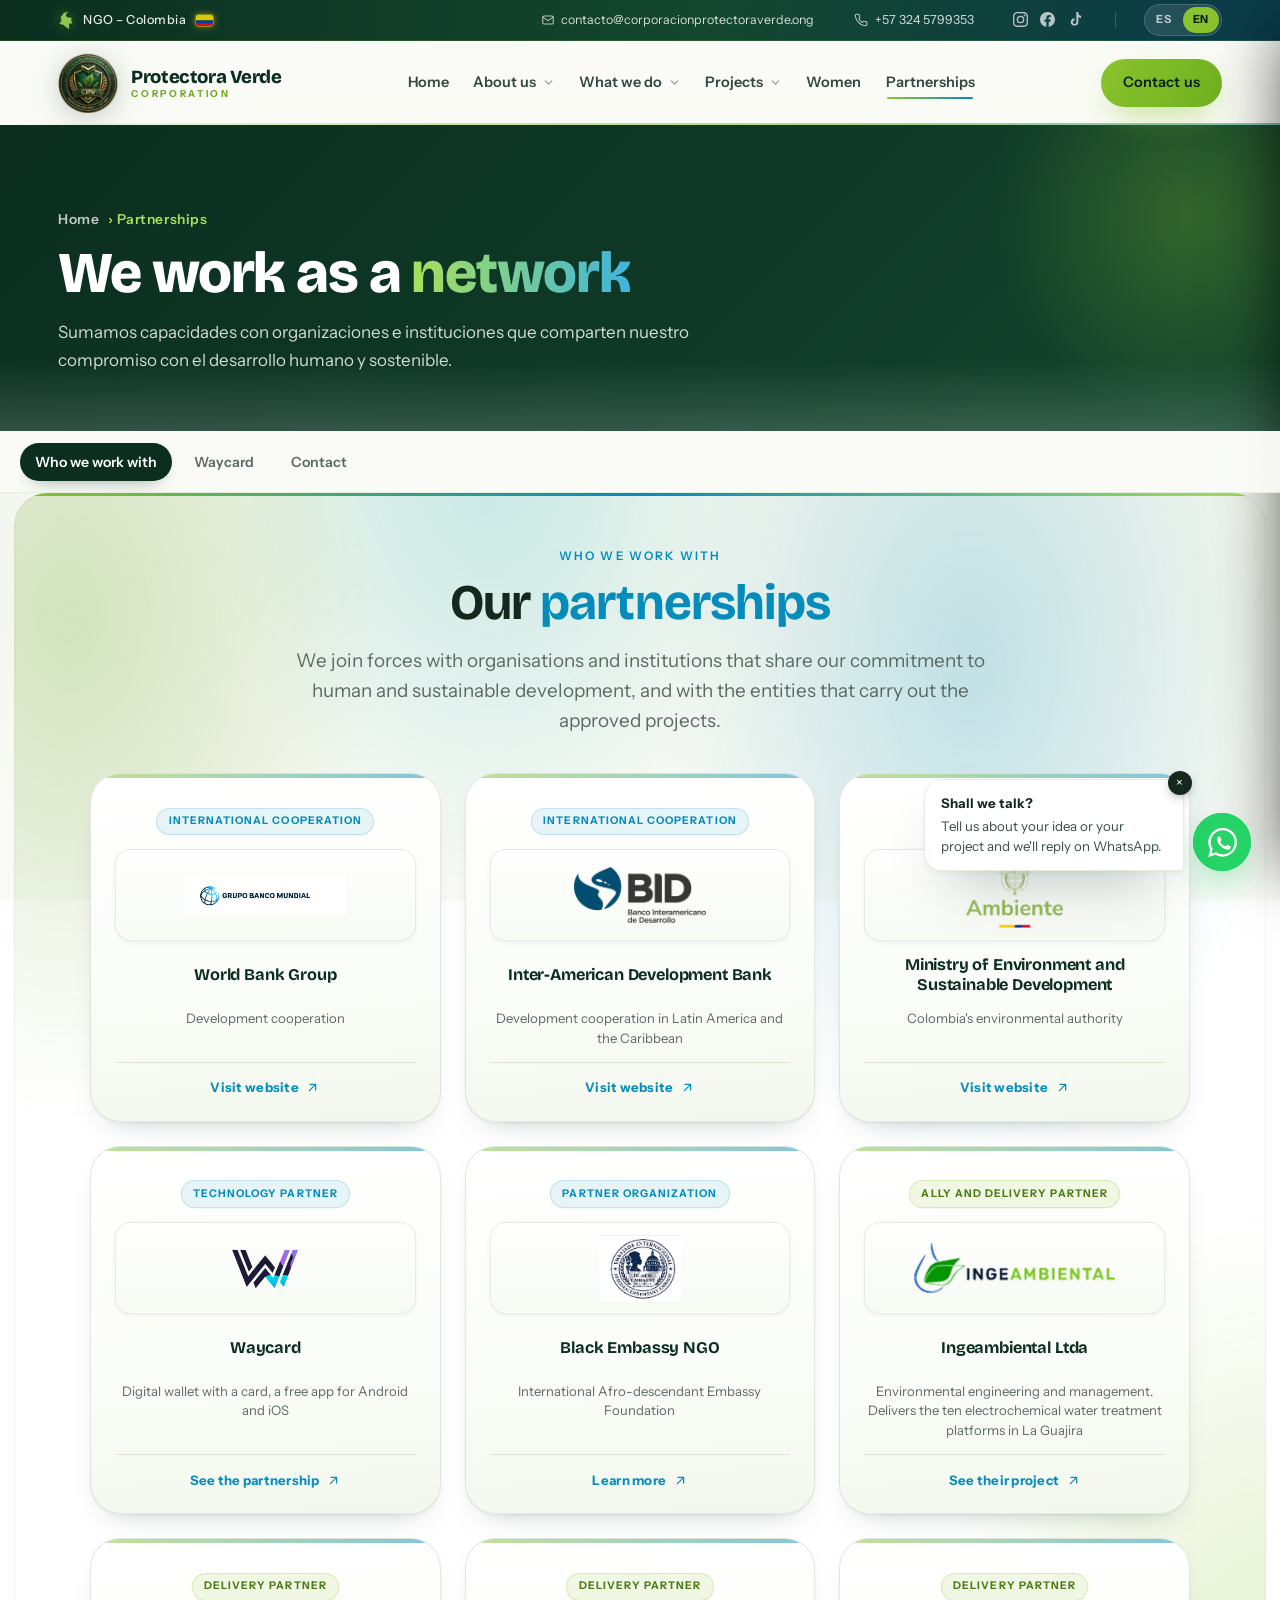
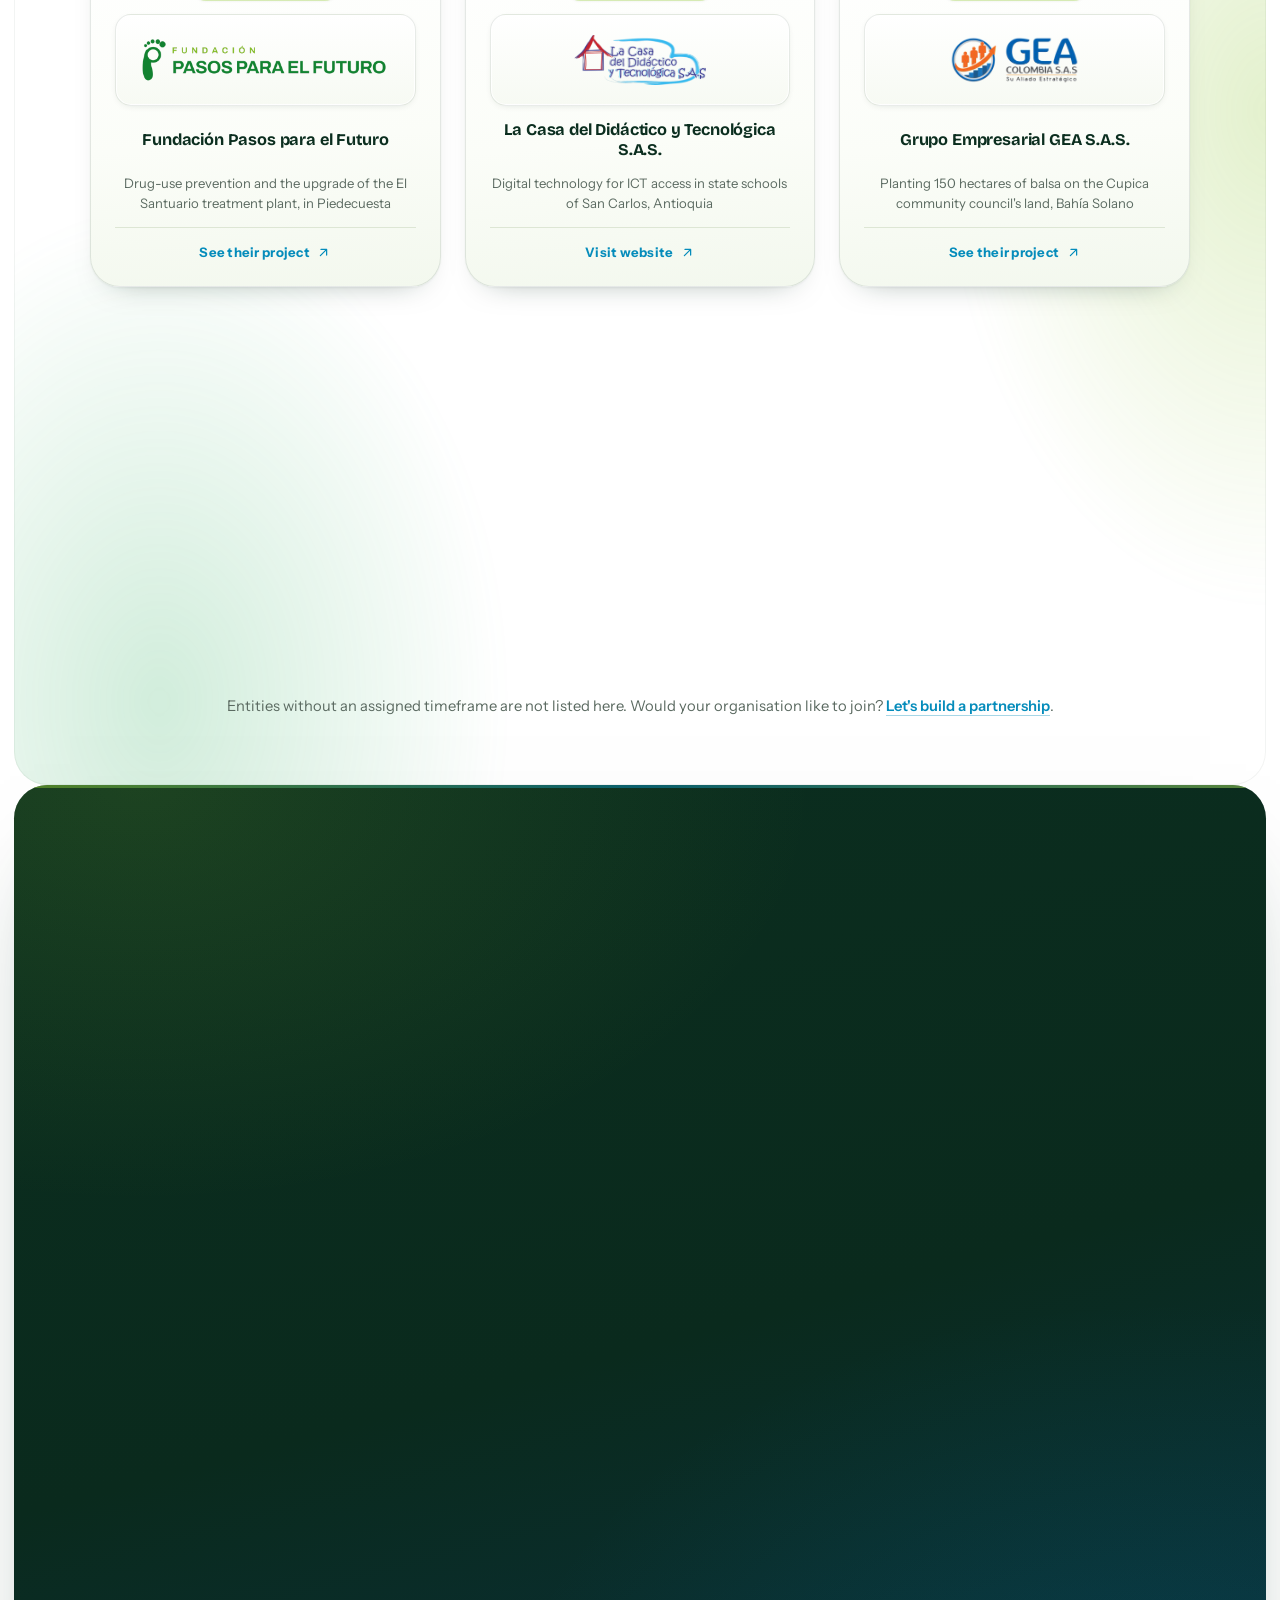
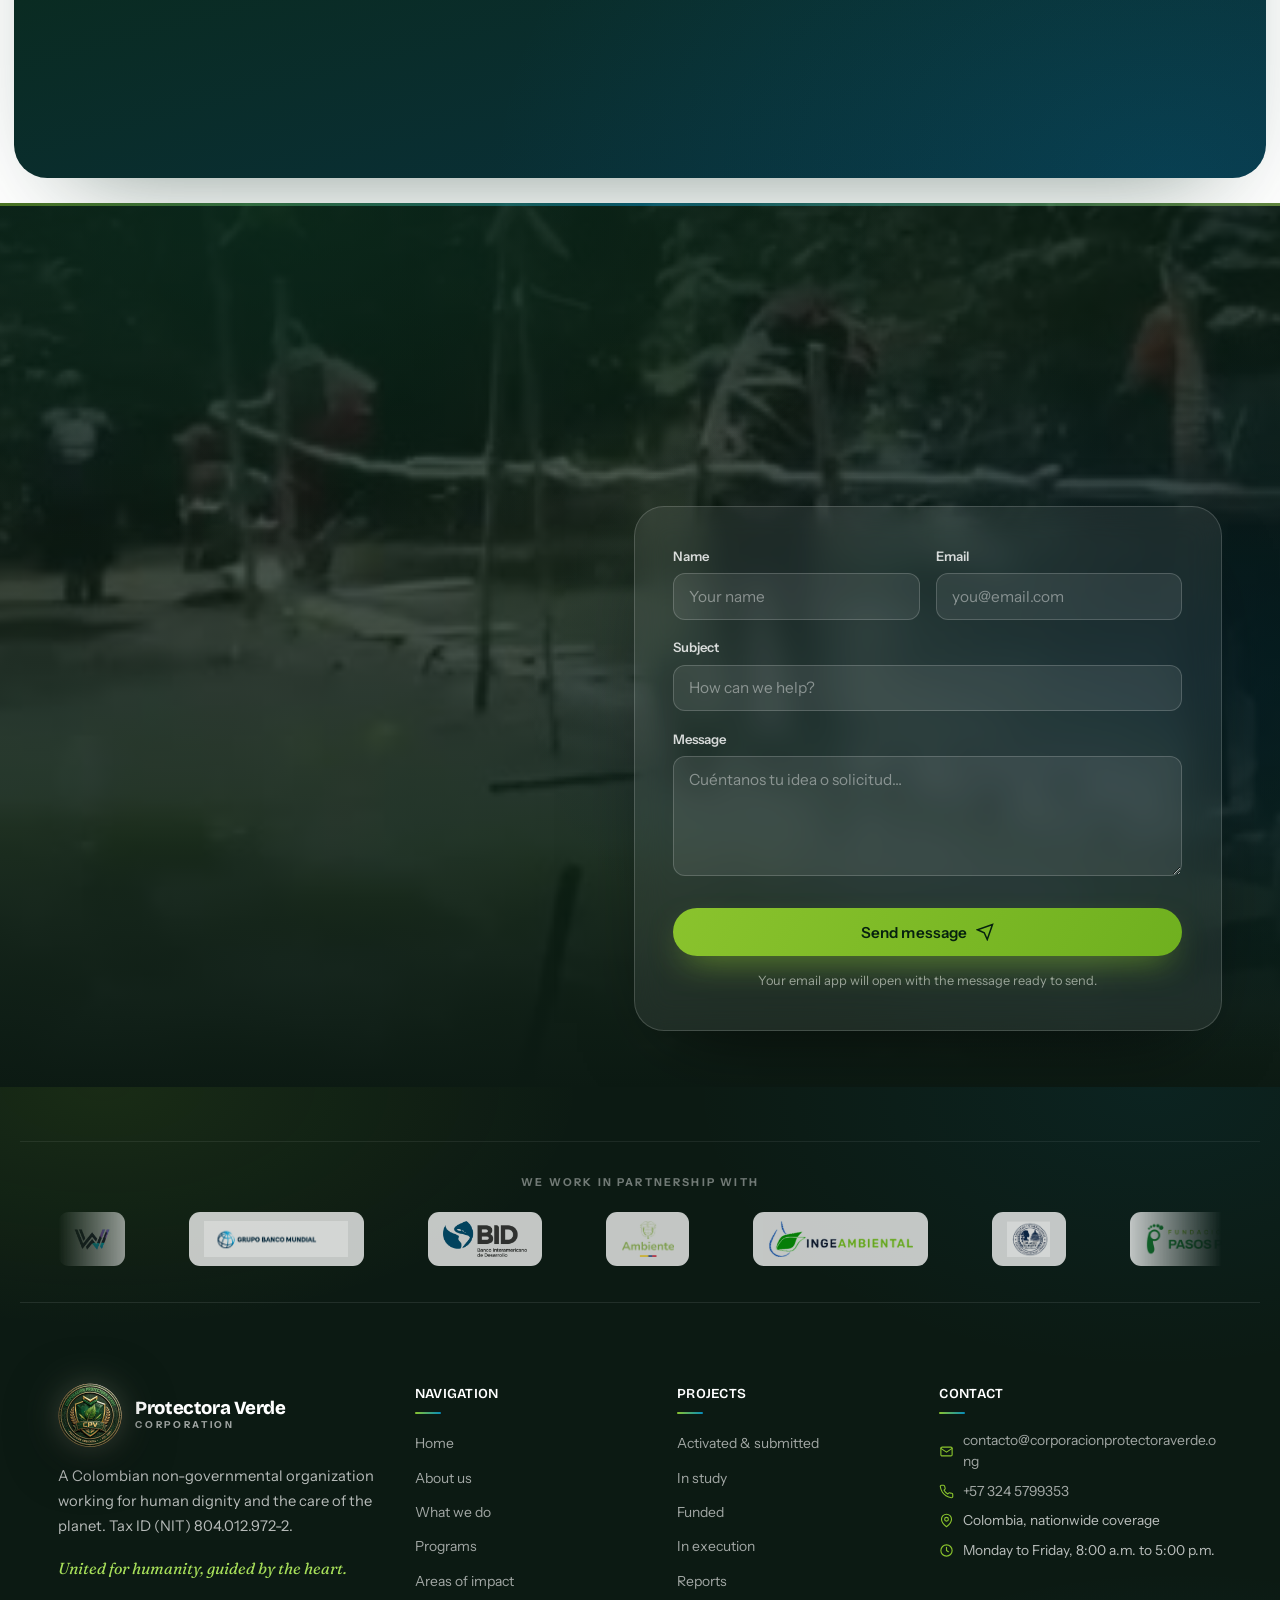
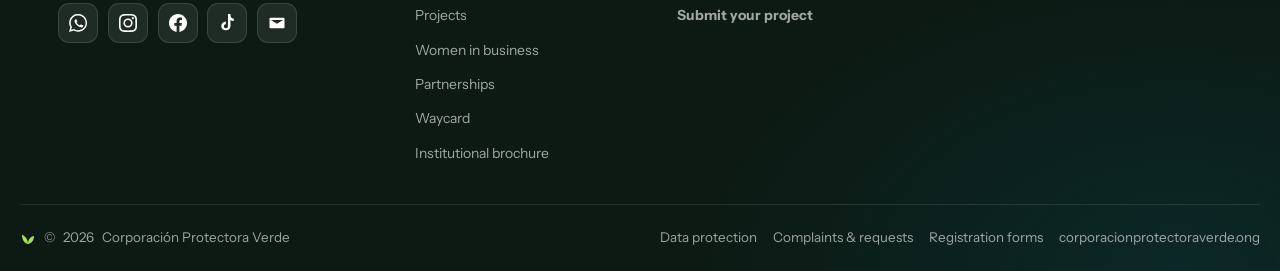
<file: alianzas.html>
<!DOCTYPE html>
<html lang="es">
<head>
<meta charset="UTF-8"/>
<meta name="viewport" content="width=device-width, initial-scale=1"/>
<meta http-equiv="Cache-Control" content="no-cache, must-revalidate"/>
<title>Alianzas | Corporación Protectora Verde</title>
<meta name="description" content="Trabajamos en red con el Banco Mundial, el BID, el Ministerio de Ambiente, Pasos para el Futuro, Ingeambiental y Black Embassy, y con Waycard como alianza tecnológica."/>
<meta name="theme-color" content="#0B2E1F"/>
<!-- Vista previa al compartir. La imagen va en JPEG y con URL absoluta:
     WhatsApp no renderiza WebP ni rutas relativas, y por eso el enlace
     salía sin logo desde que el emblema pasó a WebP. -->
<meta property="og:type" content="website"/>
<meta property="og:site_name" content="Corporación Protectora Verde"/>
<meta property="og:locale" content="es_CO"/>
<meta property="og:url" content="https://www.corporacionprotectoraverde.ong/alianzas.html"/>
<meta property="og:title" content="Alianzas | Corporación Protectora Verde"/>
<meta property="og:description" content="Trabajamos en red con el Banco Mundial, el BID, el Ministerio de Ambiente, Pasos para el Futuro, Ingeambiental y Black Embassy, y con Waycard como alianza tecnológica."/>
<meta property="og:image" content="https://www.corporacionprotectoraverde.ong/img/og-corpoverde.jpg"/>
<meta property="og:image:secure_url" content="https://www.corporacionprotectoraverde.ong/img/og-corpoverde.jpg"/>
<meta property="og:image:type" content="image/jpeg"/>
<meta property="og:image:width" content="1200"/>
<meta property="og:image:height" content="630"/>
<meta property="og:image:alt" content="Emblema de la Corporación Protectora Verde sobre fondo verde, con el lema Unidos por la humanidad, guiados por el corazón"/>
<meta name="twitter:card" content="summary_large_image"/>
<meta name="twitter:title" content="Alianzas | Corporación Protectora Verde"/>
<meta name="twitter:description" content="Trabajamos en red con el Banco Mundial, el BID, el Ministerio de Ambiente, Pasos para el Futuro, Ingeambiental y Black Embassy, y con Waycard como alianza tecnológica."/>
<meta name="twitter:image" content="https://www.corporacionprotectoraverde.ong/img/og-corpoverde.jpg"/>
<meta name="twitter:image:alt" content="Emblema de la Corporación Protectora Verde sobre fondo verde, con el lema Unidos por la humanidad, guiados por el corazón"/>
<link rel="canonical" href="https://www.corporacionprotectoraverde.ong/alianzas.html"/>
<link rel="icon" href="img/logo.png?v=1fbf88b2" type="image/png"/>
<link rel="preconnect" href="https://fonts.googleapis.com"/>
<link rel="preconnect" href="https://fonts.gstatic.com" crossorigin/>
<link href="https://fonts.googleapis.com/css2?family=Bricolage+Grotesque:opsz,wght@12..96,500;12..96,600;12..96,700;12..96,800&family=Fraunces:ital,opsz,wght@1,9..144,400;1,9..144,500;1,9..144,600&family=Instrument+Sans:wght@400;500;600&display=swap" rel="stylesheet"/>
<link rel="stylesheet" href="css/styles.css?v=1fbf88b2"/>
<link rel="stylesheet" href="css/rediseno.css?v=1fbf88b2"/>
</head>
<body class="cargando">
<div class="loader" id="loader" role="status" aria-live="polite">
  <div class="loader-in">
    <div class="loader-mark"><img src="img/logo.webp?v=1fbf88b2" alt=""/></div>
    <p class="loader-word">Corporación Protectora Verde<span>Unidos por la humanidad</span></p>
    <div class="loader-bar"><i></i></div>
  </div>
</div>
<div class="progreso" id="progreso"></div>

<div class="topbar">
  <div class="wrap">
    <span class="tb-left"><svg class="co-mapa" viewBox="0 0 22 26" aria-hidden="true"><path d="M12.66 0.70C12.49 0.66,12.19 0.90,11.93 1.09C11.67 1.27,11.25 1.85,10.83 2.04C10.41 2.24,9.34 2.39,8.94 2.48C8.55 2.57,8.27 2.53,7.99 2.70C7.72 2.88,7.13 3.41,6.97 3.73C6.80 4.05,6.85 4.77,6.82 4.98C6.79 5.18,6.80 5.16,6.75 5.20C6.70 5.24,6.63 5.16,6.48 5.27C6.34 5.38,5.87 5.79,5.69 6.00C5.52 6.22,5.27 6.66,5.21 6.81C5.15 6.97,5.31 7.02,5.24 7.10C5.17 7.19,4.81 7.48,4.70 7.40C4.59 7.31,4.49 6.65,4.43 6.49C4.38 6.33,4.42 5.96,4.32 6.25C4.22 6.55,3.74 8.07,3.73 8.57C3.72 9.08,4.21 9.53,4.26 9.86C4.31 10.20,4.01 10.47,4.07 10.95C4.13 11.43,4.77 12.70,4.70 13.30C4.62 13.90,3.88 14.79,3.53 15.22C3.17 15.65,2.33 16.10,2.18 16.35C2.03 16.60,2.19 16.81,2.43 17.01C2.67 17.21,3.55 17.58,3.91 17.78C4.27 17.97,4.57 18.28,4.99 18.41C5.41 18.54,6.46 18.58,6.89 18.70C7.33 18.82,7.66 18.92,8.09 19.27C8.53 19.62,9.40 20.72,9.97 21.20C10.54 21.67,11.57 22.25,12.16 22.66C12.76 23.08,13.79 23.78,14.21 24.13C14.64 24.48,15.03 25.69,15.18 25.17C15.33 24.66,15.29 21.58,15.31 20.46C15.33 19.34,14.70 17.61,15.31 17.16C15.92 16.71,19.11 17.43,19.67 17.23C20.24 17.04,19.48 16.18,19.34 15.77C19.20 15.35,18.83 14.69,18.68 14.30C18.53 13.91,18.23 13.59,18.24 12.98C18.25 12.36,18.79 10.42,18.72 9.91C18.65 9.39,18.28 9.46,17.73 9.31C17.18 9.15,15.37 8.89,14.80 8.79C14.23 8.69,13.96 8.62,13.63 8.60C13.30 8.58,12.70 8.71,12.46 8.65C12.21 8.58,12.01 8.33,11.87 8.13C11.74 7.94,11.67 7.58,11.51 7.25C11.34 6.92,10.75 6.07,10.70 5.78C10.65 5.50,11.02 5.50,11.14 5.20C11.26 4.89,11.43 3.93,11.58 3.58C11.73 3.23,12.01 2.93,12.24 2.70C12.46 2.47,13.06 2.15,13.19 1.97C13.32 1.78,13.26 1.56,13.19 1.38C13.12 1.20,12.84 0.75,12.66 0.70Z"/></svg> ONG &ndash; Colombia<span class="co-bandera" aria-hidden="true"><svg viewBox="0 0 18 12" preserveAspectRatio="none"><rect width="18" height="6" fill="#FCD116"/><rect y="6" width="18" height="3" fill="#003893"/><rect y="9" width="18" height="3" fill="#CE1126"/></svg></span></span>
    <span class="tb-right">
      <a class="tb-mail" href="mailto:contacto@corporacionprotectoraverde.ong"><svg viewBox="0 0 24 24" fill="none" stroke="currentColor" stroke-width="1.8"><rect x="3" y="5" width="18" height="14" rx="2"/><path d="m3 7 9 6 9-6"/></svg><span>contacto@corporacionprotectoraverde.ong</span></a>
      <a class="tb-tel" href="tel:+573245799353"><svg viewBox="0 0 24 24" fill="none" stroke="currentColor" stroke-width="1.8"><path d="M22 16.9v3a2 2 0 0 1-2.2 2 19.8 19.8 0 0 1-8.6-3.1 19.5 19.5 0 0 1-6-6 19.8 19.8 0 0 1-3.1-8.7A2 2 0 0 1 4.1 2h3a2 2 0 0 1 2 1.7c.1 1 .4 1.9.7 2.8a2 2 0 0 1-.5 2.1L8.1 9.9a16 16 0 0 0 6 6l1.3-1.3a2 2 0 0 1 2.1-.4c.9.3 1.8.5 2.8.6a2 2 0 0 1 1.7 2Z"/></svg><span>+57 324 5799353</span></a>
      <span class="tb-redes"><a href="https://www.instagram.com/corpoprotecotraverde" target="_blank" rel="noopener" aria-label="Instagram"><svg viewBox="0 0 24 24" aria-hidden="true"><path d="M12 2.16c3.2 0 3.58.01 4.85.07 1.17.05 1.8.25 2.23.41.56.22.96.48 1.38.9.42.42.68.82.9 1.38.16.42.36 1.06.41 2.23.06 1.27.07 1.65.07 4.85s-.01 3.58-.07 4.85c-.06 1.17-.26 1.8-.42 2.23-.22.56-.48.96-.9 1.38-.42.42-.82.68-1.38.9-.42.16-1.07.36-2.24.41-1.27.06-1.65.07-4.86.07s-3.59-.02-4.86-.07c-1.17-.06-1.82-.26-2.24-.42-.57-.22-.96-.48-1.38-.9-.42-.42-.69-.82-.9-1.38-.17-.42-.36-1.07-.42-2.24-.05-1.26-.06-1.65-.06-4.84 0-3.2.02-3.59.06-4.86.06-1.17.26-1.81.42-2.23.21-.57.48-.96.9-1.38.42-.42.81-.69 1.38-.9.42-.17 1.05-.36 2.22-.42 1.28-.05 1.65-.06 4.86-.06ZM12 0C8.74 0 8.33.02 7.05.07c-1.28.06-2.15.26-2.91.56-.79.3-1.46.72-2.13 1.38C1.35 2.68.93 3.35.63 4.14c-.3.76-.5 1.63-.56 2.91C.01 8.33 0 8.74 0 12s.02 3.67.07 4.95c.06 1.28.26 2.15.56 2.91.31.79.72 1.46 1.38 2.13.67.67 1.34 1.08 2.13 1.38.76.3 1.64.5 2.91.56C8.33 23.99 8.74 24 12 24s3.67-.02 4.95-.07c1.28-.06 2.15-.26 2.91-.56.79-.31 1.46-.72 2.13-1.38.67-.67 1.08-1.34 1.38-2.13.3-.76.5-1.64.56-2.91.06-1.28.07-1.69.07-4.95s-.02-3.67-.07-4.95c-.06-1.28-.26-2.15-.56-2.91-.31-.79-.72-1.46-1.38-2.13C21.32 1.35 20.65.93 19.86.63c-.76-.3-1.64-.5-2.91-.56C15.67.01 15.26 0 12 0Z"/><path d="M12 5.84a6.16 6.16 0 1 0 0 12.32 6.16 6.16 0 0 0 0-12.32ZM12 16a4 4 0 1 1 0-8 4 4 0 0 1 0 8Z"/><circle cx="18.41" cy="5.6" r="1.44"/></svg></a><a href="https://www.facebook.com/61595279382591" target="_blank" rel="noopener" aria-label="Facebook"><svg viewBox="0 0 24 24" aria-hidden="true"><path d="M24 12.07C24 5.45 18.63.07 12 .07S0 5.45 0 12.07c0 5.99 4.39 10.95 10.13 11.86v-8.39H7.08v-3.47h3.05V9.43c0-3.01 1.79-4.67 4.53-4.67 1.31 0 2.69.24 2.69.24v2.95h-1.51c-1.49 0-1.96.93-1.96 1.88v2.25h3.33l-.53 3.47h-2.8v8.39C19.61 23.03 24 18.06 24 12.07Z"/></svg></a><a href="https://www.tiktok.com/@corpoprotectoraverde" target="_blank" rel="noopener" aria-label="TikTok"><svg viewBox="0 0 24 24" aria-hidden="true"><path d="M16.6 0h-3.3v16.3a2.8 2.8 0 0 1-2.8 2.7 2.8 2.8 0 0 1-2.8-2.7 2.8 2.8 0 0 1 2.7-2.8v-3.4c-3.4.1-6.1 2.9-6.1 6.2a6.2 6.2 0 0 0 12.3 0V8c1.2.9 2.8 1.4 4.4 1.4V6.1c-2.5-.1-4.4-2.1-4.4-4.6V0Z"/></svg></a></span>
      <span class="tb-sep"></span>
      <span class="lang" id="lang" role="group" aria-label="Idioma / Language">
        <button type="button" data-lang="es" class="on" aria-pressed="true">ES</button>
        <button type="button" data-lang="en" aria-pressed="false">EN</button>
      </span>
    </span>
  </div>
</div>

<header class="header" id="header">
  <div class="wrap nav">
    <a href="index.html" class="brand" aria-label="Inicio | Corporación Protectora Verde">
      <span class="ring"><img src="img/logo.webp?v=1fbf88b2" alt="Corporación Protectora Verde"/></span>
      <span class="bn"><b>Protectora Verde</b><span>Corporación</span></span>
    </a>
    <nav class="menu" id="menu" aria-label="Menú principal">
      <a href="index.html">Inicio</a>
      <span class="has-sub"><a href="nosotros.html">Nosotros<svg class="sub-caret" viewBox="0 0 24 24" fill="none" stroke="currentColor" stroke-width="2.4" stroke-linecap="round" stroke-linejoin="round"><path d="m6 9 6 6 6-6"/></svg></a><span class="submenu"><a href="nosotros.html#conocenos"><span class="mm-ic"><svg class="" viewBox="0 0 24 24" fill="none" stroke="currentColor" stroke-width="1.9" stroke-linecap="round" stroke-linejoin="round" aria-hidden="true"><path d="M20.8 6.4a5.5 5.5 0 0 0-7.8 0L12 7.4l-1-1a5.5 5.5 0 0 0-7.8 7.8l8.8 8.8 8.8-8.8a5.5 5.5 0 0 0 0-7.8Z"/></svg></span><span class="mm-tx">Conócenos<small>Quiénes somos y de dónde venimos</small></span></a><a href="nosotros.html#mision"><span class="mm-ic"><svg class="" viewBox="0 0 24 24" fill="none" stroke="currentColor" stroke-width="1.9" stroke-linecap="round" stroke-linejoin="round" aria-hidden="true"><circle cx="12" cy="12" r="9"/><circle cx="12" cy="12" r="5"/><circle cx="12" cy="12" r="1.4"/></svg></span><span class="mm-tx">Misión<small>El propósito que nos mueve</small></span></a><a href="nosotros.html#vision"><span class="mm-ic"><svg class="" viewBox="0 0 24 24" fill="none" stroke="currentColor" stroke-width="1.9" stroke-linecap="round" stroke-linejoin="round" aria-hidden="true"><path d="M2 12s3.6-7 10-7 10 7 10 7-3.6 7-10 7-10-7-10-7Z"/><circle cx="12" cy="12" r="3"/></svg></span><span class="mm-tx">Visión<small>Hacia dónde vamos al 2030</small></span></a><a href="nosotros.html#valores"><span class="mm-ic"><svg class="" viewBox="0 0 24 24" fill="none" stroke="currentColor" stroke-width="1.9" stroke-linecap="round" stroke-linejoin="round" aria-hidden="true"><path d="M12 2 4 5v6c0 5 3.4 9.4 8 11 4.6-1.6 8-6 8-11V5l-8-3Z"/></svg></span><span class="mm-tx">Valores<small>Los principios que nos guían</small></span></a><a href="nosotros.html#equipo"><span class="mm-ic"><svg class="" viewBox="0 0 24 24" fill="none" stroke="currentColor" stroke-width="1.9" stroke-linecap="round" stroke-linejoin="round" aria-hidden="true"><path d="M16 21v-2a4 4 0 0 0-4-4H6a4 4 0 0 0-4 4v2"/><circle cx="9" cy="7" r="4"/><path d="M22 21v-2a4 4 0 0 0-3-3.87"/></svg></span><span class="mm-tx">Equipo de trabajo<small>Las personas detrás de cada proyecto</small></span></a><a href="nosotros.html#proteccion-datos"><span class="mm-ic"><svg class="" viewBox="0 0 24 24" fill="none" stroke="currentColor" stroke-width="1.9" stroke-linecap="round" stroke-linejoin="round" aria-hidden="true"><rect x="4" y="10" width="16" height="11" rx="2"/><path d="M8 10V7a4 4 0 0 1 8 0v3"/></svg></span><span class="mm-tx">Protección de datos<small>Tratamiento de la información</small></span></a><a href="nosotros.html#pqr"><span class="mm-ic"><svg class="" viewBox="0 0 24 24" fill="none" stroke="currentColor" stroke-width="1.9" stroke-linecap="round" stroke-linejoin="round" aria-hidden="true"><path d="M21 15a2 2 0 0 1-2 2H8l-5 4V5a2 2 0 0 1 2-2h14a2 2 0 0 1 2 2Z"/></svg></span><span class="mm-tx">Peticiones, quejas y reclamos<small>Canal de atención ciudadana</small></span></a></span></span>
      <span class="has-sub"><a href="programas.html#que-hacemos">Qué hacemos<svg class="sub-caret" viewBox="0 0 24 24" fill="none" stroke="currentColor" stroke-width="2.4" stroke-linecap="round" stroke-linejoin="round"><path d="m6 9 6 6 6-6"/></svg></a><span class="submenu"><a href="programas.html#que-hacemos"><span class="mm-ic"><svg class="" viewBox="0 0 24 24" fill="none" stroke="currentColor" stroke-width="1.9" stroke-linecap="round" stroke-linejoin="round" aria-hidden="true"><path d="m12 2 9 5-9 5-9-5 9-5Z"/><path d="m3 12 9 5 9-5M3 17l9 5 9-5"/></svg></span><span class="mm-tx">Áreas de acción<small>Los nueve frentes donde trabajamos</small></span></a><a href="programas.html#programas"><span class="mm-ic"><svg class="" viewBox="0 0 24 24" fill="none" stroke="currentColor" stroke-width="1.9" stroke-linecap="round" stroke-linejoin="round" aria-hidden="true"><path d="M12 21C12 12 6 8 3 7c0 9 5 13 9 14Z"/><path d="M12 21c0-7 4-11 9-12 0 7-4 11-9 12Z"/></svg></span><span class="mm-tx">Programas<small>Iniciativas en marcha en el territorio</small></span></a><a href="programas.html#ejes"><span class="mm-ic"><svg class="" viewBox="0 0 24 24" fill="none" stroke="currentColor" stroke-width="1.9" stroke-linecap="round" stroke-linejoin="round" aria-hidden="true"><path d="M12 2v4M12 18v4M4.9 4.9l2.9 2.9M16.2 16.2l2.9 2.9M2 12h4M18 12h4M4.9 19.1l2.9-2.9M16.2 7.8l2.9-2.9"/></svg></span><span class="mm-tx">Ejes estratégicos<small>Las diez líneas que ordenan el trabajo</small></span></a><a href="programas.html#incidencia"><span class="mm-ic"><svg class="" viewBox="0 0 24 24" fill="none" stroke="currentColor" stroke-width="1.9" stroke-linecap="round" stroke-linejoin="round" aria-hidden="true"><path d="m9 3-6 3v15l6-3 6 3 6-3V3l-6 3-6-3Z"/><path d="M9 3v15M15 6v15"/></svg></span><span class="mm-tx">Zonas de incidencia<small>Mapa interactivo de nuestra presencia</small></span></a><a href="programas.html#territorio"><span class="mm-ic"><svg class="" viewBox="0 0 24 24" fill="none" stroke="currentColor" stroke-width="1.9" stroke-linecap="round" stroke-linejoin="round" aria-hidden="true"><rect x="2" y="6" width="14" height="12" rx="2"/><path d="m16 11 6-3v8l-6-3Z"/></svg></span><span class="mm-tx">En territorio<small>Video y galería de nuestras jornadas</small></span></a></span></span>
      <span class="has-sub"><a href="proyectos.html">Proyectos<svg class="sub-caret" viewBox="0 0 24 24" fill="none" stroke="currentColor" stroke-width="2.4" stroke-linecap="round" stroke-linejoin="round"><path d="m6 9 6 6 6-6"/></svg></a><span class="submenu submenu-2c"><a href="proyectos.html#activados"><span class="mm-ic"><svg class="" viewBox="0 0 24 24" fill="none" stroke="currentColor" stroke-width="1.9" stroke-linecap="round" stroke-linejoin="round" aria-hidden="true"><path d="M3 7a2 2 0 0 1 2-2h4l2 2h8a2 2 0 0 1 2 2v9a2 2 0 0 1-2 2H5a2 2 0 0 1-2-2Z"/></svg></span><span class="mm-tx">Activados presentados<small>Portafolio completo con buscador</small></span></a><a href="proyectos.html#estudio"><span class="mm-ic"><svg class="" viewBox="0 0 24 24" fill="none" stroke="currentColor" stroke-width="1.9" stroke-linecap="round" stroke-linejoin="round" aria-hidden="true"><circle cx="11" cy="11" r="7"/><path d="m20 20-3.5-3.5"/></svg></span><span class="mm-tx">Estudio<small>En formulación y estructuración</small></span></a><a href="proyectos.html#viables"><span class="mm-ic"><svg class="" viewBox="0 0 24 24" fill="none" stroke="currentColor" stroke-width="1.9" stroke-linecap="round" stroke-linejoin="round" aria-hidden="true"><path d="M22 11.1V12a10 10 0 1 1-5.9-9.1"/><path d="M22 4 12 14l-3-3"/></svg></span><span class="mm-tx">Viables<small>Con concepto técnico favorable</small></span></a><a href="proyectos.html#aprobados"><span class="mm-ic"><svg class="" viewBox="0 0 24 24" fill="none" stroke="currentColor" stroke-width="1.9" stroke-linecap="round" stroke-linejoin="round" aria-hidden="true"><path d="M9 12h6M12 3v4"/><rect x="3" y="7" width="18" height="14" rx="2"/></svg></span><span class="mm-tx">Aprobados<small>Avalados por la entidad competente</small></span></a><a href="proyectos.html#financiados"><span class="mm-ic"><svg class="" viewBox="0 0 24 24" fill="none" stroke="currentColor" stroke-width="1.9" stroke-linecap="round" stroke-linejoin="round" aria-hidden="true"><rect x="2" y="6" width="20" height="12" rx="2"/><circle cx="12" cy="12" r="2.6"/></svg></span><span class="mm-tx">Financiados<small>Con recursos asegurados</small></span></a><a href="proyectos.html#ejecucion"><span class="mm-ic"><svg class="" viewBox="0 0 24 24" fill="none" stroke="currentColor" stroke-width="1.9" stroke-linecap="round" stroke-linejoin="round" aria-hidden="true"><circle cx="12" cy="12" r="3"/><path d="M19.4 15a1.6 1.6 0 0 0 .3 1.8l.1.1a2 2 0 1 1-2.8 2.8l-.1-.1a1.6 1.6 0 0 0-2.7 1.1V21a2 2 0 1 1-4 0v-.1A1.6 1.6 0 0 0 7 19.4a1.6 1.6 0 0 0-1.8.3l-.1.1a2 2 0 1 1-2.8-2.8l.1-.1A1.6 1.6 0 0 0 3 14.1H3a2 2 0 1 1 0-4h.1A1.6 1.6 0 0 0 4.6 7a1.6 1.6 0 0 0-.3-1.8l-.1-.1a2 2 0 1 1 2.8-2.8l.1.1A1.6 1.6 0 0 0 9 3h.1a2 2 0 1 1 4 0V3a1.6 1.6 0 0 0 2.7 1.1l.1-.1a2 2 0 1 1 2.8 2.8l-.1.1a1.6 1.6 0 0 0 1.1 2.7H21a2 2 0 1 1 0 4h-.1a1.6 1.6 0 0 0-1.5 1.4Z"/></svg></span><span class="mm-tx">Ejecución<small>Obras y actividades en marcha</small></span></a><a href="proyectos.html#supervision"><span class="mm-ic"><svg class="" viewBox="0 0 24 24" fill="none" stroke="currentColor" stroke-width="1.9" stroke-linecap="round" stroke-linejoin="round" aria-hidden="true"><path d="M2 12s3.6-7 10-7 10 7 10 7-3.6 7-10 7-10-7-10-7Z"/><circle cx="12" cy="12" r="2.6"/></svg></span><span class="mm-tx">Supervisión<small>Seguimiento e interventoría</small></span></a><a href="proyectos.html#ejecutados"><span class="mm-ic"><svg class="" viewBox="0 0 24 24" fill="none" stroke="currentColor" stroke-width="1.9" stroke-linecap="round" stroke-linejoin="round" aria-hidden="true"><path d="M4 22V4M4 4h13l-2 4 2 4H4"/></svg></span><span class="mm-tx">Ejecutados<small>Proyectos entregados y cerrados</small></span></a><a href="proyectos.html#informes"><span class="mm-ic"><svg class="" viewBox="0 0 24 24" fill="none" stroke="currentColor" stroke-width="1.9" stroke-linecap="round" stroke-linejoin="round" aria-hidden="true"><path d="M14 2H6a2 2 0 0 0-2 2v16a2 2 0 0 0 2 2h12a2 2 0 0 0 2-2V8l-6-6Z"/><path d="M14 2v6h6M9 14h6M9 18h4"/></svg></span><span class="mm-tx">Informes<small>Rendición de cuentas y resultados</small></span></a><a class="mm-pie" href="presentar-proyecto.html"><span>Presenta tu proyecto y descarga los formatos de registro</span><svg class="" viewBox="0 0 24 24" fill="none" stroke="currentColor" stroke-width="1.9" stroke-linecap="round" stroke-linejoin="round" aria-hidden="true"><path d="M21 15v4a2 2 0 0 1-2 2H5a2 2 0 0 1-2-2v-4"/><path d="m7 10 5 5 5-5M12 15V3"/></svg></a></span></span>
      <a href="mujeres.html">Mujeres</a>
      <a href="alianzas.html" class="active">Alianzas</a>
    </nav>
    <div class="nav-cta">
      <a href="index.html#contacto" class="btn btn-primary">Contáctanos</a>
      <button class="burger" id="burger" aria-label="Abrir menú" aria-expanded="false" aria-controls="drawer"><span></span></button>
    </div>
  </div>
</header>

<aside class="drawer" id="drawer" aria-hidden="true" aria-label="Menú">
  <div class="drawer-head"><img src="img/logo.webp?v=1fbf88b2" alt=""/><span><b>Protectora Verde</b><span>Corporación</span></span></div>
  <a href="index.html">Inicio</a>
  <div class="dgroup"><span>Nosotros</span><a href="nosotros.html#conocenos"><span class="dg-ic"><svg viewBox="0 0 24 24" fill="none" stroke="currentColor" stroke-width="1.9" stroke-linecap="round" stroke-linejoin="round" aria-hidden="true"><path d="M20.8 6.4a5.5 5.5 0 0 0-7.8 0L12 7.4l-1-1a5.5 5.5 0 0 0-7.8 7.8l8.8 8.8 8.8-8.8a5.5 5.5 0 0 0 0-7.8Z"/></svg></span>Conócenos</a><a href="nosotros.html#mision"><span class="dg-ic"><svg viewBox="0 0 24 24" fill="none" stroke="currentColor" stroke-width="1.9" stroke-linecap="round" stroke-linejoin="round" aria-hidden="true"><circle cx="12" cy="12" r="9"/><circle cx="12" cy="12" r="5"/><circle cx="12" cy="12" r="1.4"/></svg></span>Misión</a><a href="nosotros.html#vision"><span class="dg-ic"><svg viewBox="0 0 24 24" fill="none" stroke="currentColor" stroke-width="1.9" stroke-linecap="round" stroke-linejoin="round" aria-hidden="true"><path d="M2 12s3.6-7 10-7 10 7 10 7-3.6 7-10 7-10-7-10-7Z"/><circle cx="12" cy="12" r="3"/></svg></span>Visión</a><a href="nosotros.html#valores"><span class="dg-ic"><svg viewBox="0 0 24 24" fill="none" stroke="currentColor" stroke-width="1.9" stroke-linecap="round" stroke-linejoin="round" aria-hidden="true"><path d="M12 2 4 5v6c0 5 3.4 9.4 8 11 4.6-1.6 8-6 8-11V5l-8-3Z"/></svg></span>Valores</a><a href="nosotros.html#equipo"><span class="dg-ic"><svg viewBox="0 0 24 24" fill="none" stroke="currentColor" stroke-width="1.9" stroke-linecap="round" stroke-linejoin="round" aria-hidden="true"><path d="M16 21v-2a4 4 0 0 0-4-4H6a4 4 0 0 0-4 4v2"/><circle cx="9" cy="7" r="4"/><path d="M22 21v-2a4 4 0 0 0-3-3.87"/></svg></span>Equipo de trabajo</a><a href="nosotros.html#proteccion-datos"><span class="dg-ic"><svg viewBox="0 0 24 24" fill="none" stroke="currentColor" stroke-width="1.9" stroke-linecap="round" stroke-linejoin="round" aria-hidden="true"><rect x="4" y="10" width="16" height="11" rx="2"/><path d="M8 10V7a4 4 0 0 1 8 0v3"/></svg></span>Protección de datos</a><a href="nosotros.html#pqr"><span class="dg-ic"><svg viewBox="0 0 24 24" fill="none" stroke="currentColor" stroke-width="1.9" stroke-linecap="round" stroke-linejoin="round" aria-hidden="true"><path d="M21 15a2 2 0 0 1-2 2H8l-5 4V5a2 2 0 0 1 2-2h14a2 2 0 0 1 2 2Z"/></svg></span>Quejas y reclamos</a></div>
  <div class="dgroup"><span>Qué hacemos</span><a href="programas.html#que-hacemos"><span class="dg-ic"><svg viewBox="0 0 24 24" fill="none" stroke="currentColor" stroke-width="1.9" stroke-linecap="round" stroke-linejoin="round" aria-hidden="true"><path d="m12 2 9 5-9 5-9-5 9-5Z"/><path d="m3 12 9 5 9-5M3 17l9 5 9-5"/></svg></span>Áreas de acción</a><a href="programas.html#programas"><span class="dg-ic"><svg viewBox="0 0 24 24" fill="none" stroke="currentColor" stroke-width="1.9" stroke-linecap="round" stroke-linejoin="round" aria-hidden="true"><path d="M12 21C12 12 6 8 3 7c0 9 5 13 9 14Z"/><path d="M12 21c0-7 4-11 9-12 0 7-4 11-9 12Z"/></svg></span>Programas</a><a href="programas.html#ejes"><span class="dg-ic"><svg viewBox="0 0 24 24" fill="none" stroke="currentColor" stroke-width="1.9" stroke-linecap="round" stroke-linejoin="round" aria-hidden="true"><path d="M12 2v4M12 18v4M4.9 4.9l2.9 2.9M16.2 16.2l2.9 2.9M2 12h4M18 12h4M4.9 19.1l2.9-2.9M16.2 7.8l2.9-2.9"/></svg></span>Ejes estratégicos</a><a href="programas.html#incidencia"><span class="dg-ic"><svg viewBox="0 0 24 24" fill="none" stroke="currentColor" stroke-width="1.9" stroke-linecap="round" stroke-linejoin="round" aria-hidden="true"><path d="m9 3-6 3v15l6-3 6 3 6-3V3l-6 3-6-3Z"/><path d="M9 3v15M15 6v15"/></svg></span>Zonas de incidencia</a><a href="programas.html#territorio"><span class="dg-ic"><svg viewBox="0 0 24 24" fill="none" stroke="currentColor" stroke-width="1.9" stroke-linecap="round" stroke-linejoin="round" aria-hidden="true"><rect x="2" y="6" width="14" height="12" rx="2"/><path d="m16 11 6-3v8l-6-3Z"/></svg></span>En territorio</a></div>
  <div class="dgroup"><span>Proyectos</span><a href="proyectos.html#activados"><span class="dg-ic"><svg viewBox="0 0 24 24" fill="none" stroke="currentColor" stroke-width="1.9" stroke-linecap="round" stroke-linejoin="round" aria-hidden="true"><path d="M3 7a2 2 0 0 1 2-2h4l2 2h8a2 2 0 0 1 2 2v9a2 2 0 0 1-2 2H5a2 2 0 0 1-2-2Z"/></svg></span>Activados presentados</a><a href="proyectos.html#estudio"><span class="dg-ic"><svg viewBox="0 0 24 24" fill="none" stroke="currentColor" stroke-width="1.9" stroke-linecap="round" stroke-linejoin="round" aria-hidden="true"><circle cx="11" cy="11" r="7"/><path d="m20 20-3.5-3.5"/></svg></span>Estudio</a><a href="proyectos.html#viables"><span class="dg-ic"><svg viewBox="0 0 24 24" fill="none" stroke="currentColor" stroke-width="1.9" stroke-linecap="round" stroke-linejoin="round" aria-hidden="true"><path d="M22 11.1V12a10 10 0 1 1-5.9-9.1"/><path d="M22 4 12 14l-3-3"/></svg></span>Viables</a><a href="proyectos.html#aprobados"><span class="dg-ic"><svg viewBox="0 0 24 24" fill="none" stroke="currentColor" stroke-width="1.9" stroke-linecap="round" stroke-linejoin="round" aria-hidden="true"><path d="M9 12h6M12 3v4"/><rect x="3" y="7" width="18" height="14" rx="2"/></svg></span>Aprobados</a><a href="proyectos.html#financiados"><span class="dg-ic"><svg viewBox="0 0 24 24" fill="none" stroke="currentColor" stroke-width="1.9" stroke-linecap="round" stroke-linejoin="round" aria-hidden="true"><rect x="2" y="6" width="20" height="12" rx="2"/><circle cx="12" cy="12" r="2.6"/></svg></span>Financiados</a><a href="proyectos.html#ejecucion"><span class="dg-ic"><svg viewBox="0 0 24 24" fill="none" stroke="currentColor" stroke-width="1.9" stroke-linecap="round" stroke-linejoin="round" aria-hidden="true"><circle cx="12" cy="12" r="3"/><path d="M19.4 15a1.6 1.6 0 0 0 .3 1.8l.1.1a2 2 0 1 1-2.8 2.8l-.1-.1a1.6 1.6 0 0 0-2.7 1.1V21a2 2 0 1 1-4 0v-.1A1.6 1.6 0 0 0 7 19.4a1.6 1.6 0 0 0-1.8.3l-.1.1a2 2 0 1 1-2.8-2.8l.1-.1A1.6 1.6 0 0 0 3 14.1H3a2 2 0 1 1 0-4h.1A1.6 1.6 0 0 0 4.6 7a1.6 1.6 0 0 0-.3-1.8l-.1-.1a2 2 0 1 1 2.8-2.8l.1.1A1.6 1.6 0 0 0 9 3h.1a2 2 0 1 1 4 0V3a1.6 1.6 0 0 0 2.7 1.1l.1-.1a2 2 0 1 1 2.8 2.8l-.1.1a1.6 1.6 0 0 0 1.1 2.7H21a2 2 0 1 1 0 4h-.1a1.6 1.6 0 0 0-1.5 1.4Z"/></svg></span>Ejecución</a><a href="proyectos.html#supervision"><span class="dg-ic"><svg viewBox="0 0 24 24" fill="none" stroke="currentColor" stroke-width="1.9" stroke-linecap="round" stroke-linejoin="round" aria-hidden="true"><path d="M2 12s3.6-7 10-7 10 7 10 7-3.6 7-10 7-10-7-10-7Z"/><circle cx="12" cy="12" r="2.6"/></svg></span>Supervisión</a><a href="proyectos.html#ejecutados"><span class="dg-ic"><svg viewBox="0 0 24 24" fill="none" stroke="currentColor" stroke-width="1.9" stroke-linecap="round" stroke-linejoin="round" aria-hidden="true"><path d="M4 22V4M4 4h13l-2 4 2 4H4"/></svg></span>Ejecutados</a><a href="proyectos.html#informes"><span class="dg-ic"><svg viewBox="0 0 24 24" fill="none" stroke="currentColor" stroke-width="1.9" stroke-linecap="round" stroke-linejoin="round" aria-hidden="true"><path d="M14 2H6a2 2 0 0 0-2 2v16a2 2 0 0 0 2 2h12a2 2 0 0 0 2-2V8l-6-6Z"/><path d="M14 2v6h6M9 14h6M9 18h4"/></svg></span>Informes</a><a href="presentar-proyecto.html"><span class="dg-ic"><svg viewBox="0 0 24 24" fill="none" stroke="currentColor" stroke-width="1.9" stroke-linecap="round" stroke-linejoin="round" aria-hidden="true"><path d="M21 15v4a2 2 0 0 1-2 2H5a2 2 0 0 1-2-2v-4"/><path d="m7 10 5 5 5-5M12 15V3"/></svg></span>Presenta tu proyecto</a></div>
  <a href="mujeres.html"><span class="dg-ic"><svg viewBox="0 0 24 24" fill="none" stroke="currentColor" stroke-width="1.9" stroke-linecap="round" stroke-linejoin="round" aria-hidden="true"><path d="M12 3v4M12 17v4M3 12h4M17 12h4M5.6 5.6l2.8 2.8M15.6 15.6l2.8 2.8M18.4 5.6l-2.8 2.8M8.4 15.6l-2.8 2.8"/></svg></span>Mujeres que emprenden</a>
  <a href="alianzas.html">Alianzas</a>
  <a href="alianzas.html#waycard"><span class="dg-ic"><svg viewBox="0 0 24 24" fill="none" stroke="currentColor" stroke-width="1.9" stroke-linecap="round" stroke-linejoin="round" aria-hidden="true"><rect x="2" y="5" width="20" height="14" rx="2.5"/><path d="M2 10h20"/></svg></span>Waycard</a>
  <a href="presentar-proyecto.html">Presenta tu proyecto</a>
  <a href="index.html#contacto" class="btn btn-primary">Contáctanos</a>
  <div class="drawer-redes"><span>Síguenos</span><span class="dr-iconos"><a href="https://www.instagram.com/corpoprotecotraverde" target="_blank" rel="noopener" aria-label="Instagram"><svg viewBox="0 0 24 24" aria-hidden="true"><path d="M12 2.16c3.2 0 3.58.01 4.85.07 1.17.05 1.8.25 2.23.41.56.22.96.48 1.38.9.42.42.68.82.9 1.38.16.42.36 1.06.41 2.23.06 1.27.07 1.65.07 4.85s-.01 3.58-.07 4.85c-.06 1.17-.26 1.8-.42 2.23-.22.56-.48.96-.9 1.38-.42.42-.82.68-1.38.9-.42.16-1.07.36-2.24.41-1.27.06-1.65.07-4.86.07s-3.59-.02-4.86-.07c-1.17-.06-1.82-.26-2.24-.42-.57-.22-.96-.48-1.38-.9-.42-.42-.69-.82-.9-1.38-.17-.42-.36-1.07-.42-2.24-.05-1.26-.06-1.65-.06-4.84 0-3.2.02-3.59.06-4.86.06-1.17.26-1.81.42-2.23.21-.57.48-.96.9-1.38.42-.42.81-.69 1.38-.9.42-.17 1.05-.36 2.22-.42 1.28-.05 1.65-.06 4.86-.06ZM12 0C8.74 0 8.33.02 7.05.07c-1.28.06-2.15.26-2.91.56-.79.3-1.46.72-2.13 1.38C1.35 2.68.93 3.35.63 4.14c-.3.76-.5 1.63-.56 2.91C.01 8.33 0 8.74 0 12s.02 3.67.07 4.95c.06 1.28.26 2.15.56 2.91.31.79.72 1.46 1.38 2.13.67.67 1.34 1.08 2.13 1.38.76.3 1.64.5 2.91.56C8.33 23.99 8.74 24 12 24s3.67-.02 4.95-.07c1.28-.06 2.15-.26 2.91-.56.79-.31 1.46-.72 2.13-1.38.67-.67 1.08-1.34 1.38-2.13.3-.76.5-1.64.56-2.91.06-1.28.07-1.69.07-4.95s-.02-3.67-.07-4.95c-.06-1.28-.26-2.15-.56-2.91-.31-.79-.72-1.46-1.38-2.13C21.32 1.35 20.65.93 19.86.63c-.76-.3-1.64-.5-2.91-.56C15.67.01 15.26 0 12 0Z"/><path d="M12 5.84a6.16 6.16 0 1 0 0 12.32 6.16 6.16 0 0 0 0-12.32ZM12 16a4 4 0 1 1 0-8 4 4 0 0 1 0 8Z"/><circle cx="18.41" cy="5.6" r="1.44"/></svg></a><a href="https://www.facebook.com/61595279382591" target="_blank" rel="noopener" aria-label="Facebook"><svg viewBox="0 0 24 24" aria-hidden="true"><path d="M24 12.07C24 5.45 18.63.07 12 .07S0 5.45 0 12.07c0 5.99 4.39 10.95 10.13 11.86v-8.39H7.08v-3.47h3.05V9.43c0-3.01 1.79-4.67 4.53-4.67 1.31 0 2.69.24 2.69.24v2.95h-1.51c-1.49 0-1.96.93-1.96 1.88v2.25h3.33l-.53 3.47h-2.8v8.39C19.61 23.03 24 18.06 24 12.07Z"/></svg></a><a href="https://www.tiktok.com/@corpoprotectoraverde" target="_blank" rel="noopener" aria-label="TikTok"><svg viewBox="0 0 24 24" aria-hidden="true"><path d="M16.6 0h-3.3v16.3a2.8 2.8 0 0 1-2.8 2.7 2.8 2.8 0 0 1-2.8-2.7 2.8 2.8 0 0 1 2.7-2.8v-3.4c-3.4.1-6.1 2.9-6.1 6.2a6.2 6.2 0 0 0 12.3 0V8c1.2.9 2.8 1.4 4.4 1.4V6.1c-2.5-.1-4.4-2.1-4.4-4.6V0Z"/></svg></a></span></div>
  <div class="drawer-lang"><span>Idioma / Language</span><span class="lang" data-lang-clone><button type="button" data-lang="es" class="on">ES</button><button type="button" data-lang="en">EN</button></span></div>
</aside>
<div class="scrim" id="scrim"></div>

<section class="subhero">
  <div class="wrap">
    <div class="crumb"><a href="index.html">Inicio</a> › Alianzas</div>
    <h1>Trabajamos en <span class="accent">red</span></h1>
    <p>Sumamos capacidades con organizaciones e instituciones que comparten nuestro compromiso con el desarrollo humano y sostenible.</p>
  </div>
</section>
<nav class="subnav" aria-label="Secciones de la página"><div class="wrap"><a href="#alianzas">Con quiénes trabajamos</a><a href="#waycard">Waycard</a><a href="#contacto">Contacto</a></div></nav><section class="sec sec-panel sec-panel-verde" id="alianzas">
  <div class="wrap">
    <div class="sec-head center reveal">
      <p class="eyebrow">Con quiénes trabajamos</p>
      <h2 class="h-sec">Nuestras <span class="accent">alianzas</span></h2>
      <p class="lead">Sumamos capacidades con organizaciones e instituciones que comparten nuestro compromiso con el desarrollo humano y sostenible, y con las entidades que llevan a cabo los proyectos aprobados.</p>
    </div>
    <div class="allies-grid"><a class="ally reveal d1" href="https://www.bancomundial.org/ext/es/home" target="_blank" rel="noopener"><span class="ally-tag">Cooperación internacional</span><div class="ally-logo"><img src="img/asset-dcfaf648dc.png" class="lg-w" alt="Grupo Banco Mundial"/></div><div class="ally-name">Grupo Banco Mundial</div><div class="ally-role">Cooperación para el desarrollo</div><span class="ally-link">Ir al sitio <svg viewBox="0 0 24 24" fill="none" stroke="currentColor" stroke-width="2" stroke-linecap="round" stroke-linejoin="round"><path d="M7 17 17 7M8 7h9v9"/></svg></span></a><a class="ally reveal d2" href="https://www.iadb.org/es" target="_blank" rel="noopener"><span class="ally-tag">Cooperación internacional</span><div class="ally-logo"><img src="img/asset-aedf7753a2.png" class="lg-bid" alt="Banco Interamericano de Desarrollo"/></div><div class="ally-name">Banco Interamericano de Desarrollo</div><div class="ally-role">Cooperación para el desarrollo en América Latina y el Caribe</div><span class="ally-link">Ir al sitio <svg viewBox="0 0 24 24" fill="none" stroke="currentColor" stroke-width="2" stroke-linecap="round" stroke-linejoin="round"><path d="M7 17 17 7M8 7h9v9"/></svg></span></a><a class="ally reveal d3" href="https://www.minambiente.gov.co" target="_blank" rel="noopener"><span class="ally-tag">Institucional</span><div class="ally-logo"><img src="img/minambiente.png" class="lg-t" alt="Ministerio de Ambiente y Desarrollo Sostenible"/></div><div class="ally-name">Ministerio de Ambiente y Desarrollo Sostenible</div><div class="ally-role">Institucionalidad ambiental de Colombia</div><span class="ally-link">Ir al sitio <svg viewBox="0 0 24 24" fill="none" stroke="currentColor" stroke-width="2" stroke-linecap="round" stroke-linejoin="round"><path d="M7 17 17 7M8 7h9v9"/></svg></span></a><a class="ally reveal d4" href="https://waycard.app/" target="_blank" rel="noopener"><span class="ally-tag">Alianza tecnológica</span><div class="ally-logo"><img src="img/waycard.png" class="lg-s" alt="Waycard"/></div><div class="ally-name">Waycard</div><div class="ally-role">Billetera digital con tarjeta, aplicación gratuita para Android y iOS</div><span class="ally-link">Ver la alianza <svg viewBox="0 0 24 24" fill="none" stroke="currentColor" stroke-width="2" stroke-linecap="round" stroke-linejoin="round"><path d="M7 17 17 7M8 7h9v9"/></svg></span></a><a class="ally reveal d5" href="https://www.blackembassy.org" target="_blank" rel="noopener"><span class="ally-tag">Organización aliada</span><div class="ally-logo"><img src="img/asset-73784ad43a.png" class="lg-s" alt="Black Embassy ONG"/></div><div class="ally-name">Black Embassy ONG</div><div class="ally-role">Fundación Embajada Internacional Afrodescendiente</div><span class="ally-link">Conocer más <svg viewBox="0 0 24 24" fill="none" stroke="currentColor" stroke-width="2" stroke-linecap="round" stroke-linejoin="round"><path d="M7 17 17 7M8 7h9v9"/></svg></span></a><a class="ally reveal d5" href="proyectos.html#aprobados"><span class="ally-tag es-ejec">Aliada y ejecutora</span><div class="ally-logo"><img src="img/asset-ddf801b5d7.png" class="lg-m" alt="Ingeambiental Ltda"/></div><div class="ally-name">Ingeambiental Ltda</div><div class="ally-role">Ingeniería y gestión ambiental. Ejecuta las diez plataformas electroquímicas para potabilizar agua en La Guajira</div><span class="ally-link">Ver su proyecto <svg viewBox="0 0 24 24" fill="none" stroke="currentColor" stroke-width="2" stroke-linecap="round" stroke-linejoin="round"><path d="M7 17 17 7M8 7h9v9"/></svg></span></a><a class="ally reveal d5" href="proyectos.html#aprobados"><span class="ally-tag es-ejec">Ejecutora</span><div class="ally-logo"><img src="img/pasos-futuro.png" class="lg-m" alt="Fundación Pasos para el Futuro"/></div><div class="ally-name">Fundación Pasos para el Futuro</div><div class="ally-role">Prevención del consumo de sustancias psicoactivas y optimización de la planta de tratamiento El Santuario, en Piedecuesta</div><span class="ally-link">Ver su proyecto <svg viewBox="0 0 24 24" fill="none" stroke="currentColor" stroke-width="2" stroke-linecap="round" stroke-linejoin="round"><path d="M7 17 17 7M8 7h9v9"/></svg></span></a><a class="ally reveal d5" href="https://www.lacasadeldidactico.com" target="_blank" rel="noopener"><span class="ally-tag es-ejec">Ejecutora</span><div class="ally-logo"><img src="img/casa-didactico.png" class="lg-m" alt="La Casa del Didáctico y Tecnológica S.A.S."/></div><div class="ally-name">La Casa del Didáctico y Tecnológica S.A.S.</div><div class="ally-role">Tecnologías digitales para el acceso a las TIC en instituciones educativas públicas de San Carlos, Antioquia</div><span class="ally-link">Ir al sitio <svg viewBox="0 0 24 24" fill="none" stroke="currentColor" stroke-width="2" stroke-linecap="round" stroke-linejoin="round"><path d="M7 17 17 7M8 7h9v9"/></svg></span></a><a class="ally reveal d5" href="proyectos.html#aprobados"><span class="ally-tag es-ejec">Ejecutora</span><div class="ally-logo"><img src="img/gea.png" class="lg-m" alt="Grupo Empresarial GEA S.A.S."/></div><div class="ally-name">Grupo Empresarial GEA S.A.S.</div><div class="ally-role">Establecimiento forestal de 150 hectáreas de balso en predios del consejo comunitario de Cupica, Bahía Solano</div><span class="ally-link">Ver su proyecto <svg viewBox="0 0 24 24" fill="none" stroke="currentColor" stroke-width="2" stroke-linecap="round" stroke-linejoin="round"><path d="M7 17 17 7M8 7h9v9"/></svg></span></a><a class="ally reveal d5" href="proyectos.html#aprobados"><span class="ally-tag es-ejec">Ejecutora</span><div class="ally-logo"><img src="img/funcredes.png" class="lg-m" alt="Fundación Funcredes"/></div><div class="ally-name">Fundación Funcredes</div><div class="ally-role">Prevención y protección frente al consumo de sustancias psicoactivas en Santiago de Tolú, Sucre</div><span class="ally-link">Ver su proyecto <svg viewBox="0 0 24 24" fill="none" stroke="currentColor" stroke-width="2" stroke-linecap="round" stroke-linejoin="round"><path d="M7 17 17 7M8 7h9v9"/></svg></span></a></div>
    <p class="allies-note">Las entidades a las que todavía no se les ha asignado plazo no aparecen aquí. ¿Tu organización quiere sumar? <a href="#contacto">Construyamos una alianza</a>.</p>
  </div>
</section>

<section class="sec sec-dark" id="waycard">
  <div class="wrap">
    <div class="sec-head center reveal">
      <p class="eyebrow">Alianza tecnológica</p>
      <h2 class="h-sec">Waycard, la <span class="accent">tarjeta digital</span> de la Corporación</h2>
      <p class="lead">Waycard es una aplicación gratuita de billetera digital con tarjeta. La Corporación tiene su propia tarjeta dentro de ese ecosistema y la usa como canal para recibir y mover recursos destinados a los programas y a las comunidades con las que trabajamos.</p>
    </div>
    <div class="wc-panel reveal d1">
      <div class="wc-marca">
        <img src="img/waycard-blanco.png" alt="Waycard" width="120" height="120"/>
        <div>
          <b>Waycard</b>
          <span>Billetera autocustodial y tarjeta en una sola aplicación</span>
        </div>
      </div>
      <div class="wc-tiendas"><a class="wc-tienda" href="https://play.google.com/store/apps/details?id=com.waynance.waycard" target="_blank" rel="noopener"><svg viewBox="0 0 24 24" aria-hidden="true"><path d="M22.02 13.3 18.1 15.52l-3.52-3.5 3.55-3.52 3.89 2.2a1.49 1.49 0 0 1 0 2.6ZM1.34.92a1.49 1.49 0 0 0-.11.57v21.02c0 .22.04.42.12.6l11.15-11.09L1.34.92Zm12.2 10.07 3.26-3.24L3.45.2a1.47 1.47 0 0 0-.95-.18l11.04 10.97Zm0 2.06-11 10.94c.3.03.62-.02.91-.19l13.32-7.54-3.23-3.21Z"/></svg><span><small>Descárgala en</small><b>Google Play</b></span></a><a class="wc-tienda" href="https://apps.apple.com/co/app/waycard/id6755763251" target="_blank" rel="noopener"><svg viewBox="0 0 24 24" aria-hidden="true"><path d="M12.15 6.9c-.95 0-2.42-1.08-3.96-1.04-2.04.03-3.91 1.18-4.96 3.01-2.12 3.68-.55 9.1 1.52 12.09 1.01 1.45 2.2 3.09 3.79 3.04 1.52-.07 2.09-.99 3.93-.99 1.84 0 2.35.99 3.96.95 1.64-.03 2.68-1.48 3.68-2.95 1.16-1.69 1.64-3.32 1.66-3.41-.04-.02-3.18-1.23-3.22-4.86-.03-3.04 2.48-4.5 2.6-4.56-1.43-2.09-3.63-2.33-4.39-2.38-2-.15-3.68 1.09-4.61 1.09ZM15.53 3.83c.84-1.01 1.4-2.43 1.25-3.83-1.21.05-2.67.8-3.54 1.82-.78.9-1.45 2.34-1.27 3.71 1.34.11 2.72-.69 3.56-1.7Z"/></svg><span><small>Descárgala en</small><b>App Store</b></span></a></div>
      <a class="wc-web" href="https://waycard.app/" target="_blank" rel="noopener">Ver waycard.app <svg viewBox="0 0 24 24" fill="none" stroke="currentColor" stroke-width="2" stroke-linecap="round" stroke-linejoin="round" aria-hidden="true"><path d="M7 17 17 7M8 7h9v9"/></svg></a>
    </div>
    <div class="wc-grid"><article class="wc-v reveal d1"><span class="wc-v-ic"><svg viewBox="0 0 24 24" fill="none" stroke="currentColor" stroke-width="1.8" stroke-linecap="round" stroke-linejoin="round" aria-hidden="true"><path d="M12 2 4 5v6c0 5 3.4 9.4 8 11 4.6-1.6 8-6 8-11V5l-8-3Z"/><path d="m9 12 2 2 4-4"/></svg></span><b>Autocustodia</b><p>Las claves quedan en tu teléfono. Waycard no guarda los fondos ni puede moverlos sin tu firma.</p></article><article class="wc-v reveal d2"><span class="wc-v-ic"><svg viewBox="0 0 24 24" fill="none" stroke="currentColor" stroke-width="1.8" stroke-linecap="round" stroke-linejoin="round" aria-hidden="true"><rect x="2" y="5" width="20" height="14" rx="2.5"/><path d="M2 10h20"/></svg></span><b>Tarjeta de la Corporación</b><p>Dentro del ecosistema hay una tarjeta Corporación Protectora Verde, pensada como canal para mover recursos hacia los programas.</p></article><article class="wc-v reveal d3"><span class="wc-v-ic"><svg viewBox="0 0 24 24" fill="none" stroke="currentColor" stroke-width="1.8" stroke-linecap="round" stroke-linejoin="round" aria-hidden="true"><path d="M12 3v12"/><path d="m7 10 5 5 5-5"/><path d="M4 19h16"/></svg></span><b>Descarga gratuita</b><p>La aplicación no cuesta nada y está publicada en Google Play y en la App Store.</p></article><article class="wc-v reveal d4"><span class="wc-v-ic"><svg viewBox="0 0 24 24" fill="none" stroke="currentColor" stroke-width="1.8" stroke-linecap="round" stroke-linejoin="round" aria-hidden="true"><circle cx="12" cy="12" r="9"/><path d="M3 12h18M12 3a15 15 0 0 1 0 18 15 15 0 0 1 0-18Z"/></svg></span><b>Alcance internacional</b><p>Pensada para mover recursos entre países sin depender de una sola plaza bancaria.</p></article></div>
    <div class="aviso reveal d5">
      <svg viewBox="0 0 24 24" fill="none" stroke="currentColor" stroke-width="1.8" stroke-linecap="round" stroke-linejoin="round" aria-hidden="true"><circle cx="12" cy="12" r="9"/><path d="M12 8h.01M11 12h1v4h1"/></svg>
      <span>Waycard es una aplicación de un tercero, operada por Fusion Technologies FZCO (Dubái, licencia 43448). La Corporación Protectora Verde no la desarrolla, no custodia fondos y no cobra por descargarla. Presentar un proyecto ante la Corporación sigue siendo gratuito y no exige instalar ninguna aplicación.</span>
    </div>
  </div>
</section>
<section class="sec sec-dark sec-video sec-cierre" id="contacto">
  <div class="sec-video-capa" aria-hidden="true">
    <video data-fondo preload="metadata" muted loop playsinline
           poster="media/poster-campo-ninos.jpg" src="media/campo-ninos.mp4"></video>
    <span class="sv-velo"></span>
  </div>
  <div class="wrap">
    <div class="sec-head reveal">
      <p class="eyebrow on-dark">Contáctenos</p>
      <h2 class="h-sec">Hablemos de cómo <span class="accent">sumar</span></h2>
      <p class="lead">Estamos para escucharte. Escríbenos y construyamos juntos comunidades más justas y sostenibles.</p>
    </div>
    <div class="contact">
      <div class="contact-info reveal d1">
        <div class="ci">
          <span class="ic"><svg viewBox="0 0 24 24" fill="none" stroke-width="1.8"><rect x="3" y="5" width="18" height="14" rx="2"/><path d="m3 7 9 6 9-6"/></svg></span>
          <div><b>Correo</b><a href="mailto:contacto@corporacionprotectoraverde.ong">contacto@corporacionprotectoraverde.ong</a></div>
        </div>
        <div class="ci">
          <span class="ic"><svg viewBox="0 0 24 24" fill="none" stroke-width="1.8"><path d="M22 16.9v3a2 2 0 0 1-2.2 2 19.8 19.8 0 0 1-8.6-3.1 19.5 19.5 0 0 1-6-6 19.8 19.8 0 0 1-3.1-8.7A2 2 0 0 1 4.1 2h3a2 2 0 0 1 2 1.7c.1 1 .4 1.9.7 2.8a2 2 0 0 1-.5 2.1L8.1 9.9a16 16 0 0 0 6 6l1.3-1.3a2 2 0 0 1 2.1-.4c.9.3 1.8.5 2.8.6a2 2 0 0 1 1.7 2Z"/></svg></span>
          <div><b>Teléfono / WhatsApp</b><a href="tel:+573245799353">+57 324 5799353</a></div>
        </div>
        <div class="ci">
          <span class="ic"><svg viewBox="0 0 24 24" fill="none" stroke-width="1.8"><path d="M20 10c0 6-8 12-8 12s-8-6-8-12a8 8 0 0 1 16 0Z"/><circle cx="12" cy="10" r="3"/></svg></span>
          <div><b>Ubicación</b><p>Colombia</p></div>
        </div>
        <div class="ci">
          <span class="ic"><svg viewBox="0 0 24 24" fill="none" stroke-width="1.8"><circle cx="12" cy="12" r="9"/><path d="M12 7v5l3 2"/></svg></span>
          <div><b>Atención</b><p>Lunes a viernes, de 8:00 a.m. a 5:00 p.m.</p></div>
        </div>
      </div>
      <form class="form reveal d2" id="contactForm">
        <div class="row">
          <div class="field"><label for="nombre">Nombre</label><input id="nombre" type="text" placeholder="Tu nombre" required/></div>
          <div class="field"><label for="email">Correo</label><input id="email" type="email" placeholder="tu@correo.com" required/></div>
        </div>
        <div class="field"><label for="asunto">Asunto</label><input id="asunto" type="text" placeholder="¿En qué podemos ayudarte?"/></div>
        <div class="field"><label for="mensaje">Mensaje</label><textarea id="mensaje" placeholder="Cuéntanos tu idea o solicitud…" required></textarea></div>
        <button type="submit" class="btn btn-primary">Enviar mensaje
          <svg viewBox="0 0 24 24" fill="none" stroke="currentColor" stroke-width="2"><path d="m22 2-7 20-4-9-9-4 20-7Z"/></svg></button>
        <p class="note">Se abrirá tu aplicación de correo con el mensaje listo para enviar.</p>
      </form>
    </div>
  </div>
</section>
<footer class="footer">
  <div class="wrap f-aliados">
    <p>Trabajamos en red con</p>
    <div class="marquee "><div class="marquee-pista"><a href="https://waycard.app/" target="_blank" rel="noopener"><img src="img/waycard.png" alt="Waycard" loading="lazy"/></a><a href="https://www.bancomundial.org/ext/es/home" target="_blank" rel="noopener"><img src="img/asset-dcfaf648dc.png" alt="Grupo Banco Mundial" loading="lazy"/></a><a href="https://www.iadb.org/es" target="_blank" rel="noopener"><img src="img/asset-aedf7753a2.png" alt="Banco Interamericano de Desarrollo" loading="lazy"/></a><a href="https://www.minambiente.gov.co" target="_blank" rel="noopener"><img src="img/minambiente.png" alt="Ministerio de Ambiente y Desarrollo Sostenible" loading="lazy"/></a><a href="alianzas.html"><img src="img/asset-ddf801b5d7.png" alt="Ingeambiental Ltda" loading="lazy"/></a><a href="https://www.blackembassy.org" target="_blank" rel="noopener"><img src="img/asset-73784ad43a.png" alt="Black Embassy ONG" loading="lazy"/></a><a href="alianzas.html#alianzas"><img src="img/pasos-futuro.png" alt="Fundación Pasos para el Futuro" loading="lazy"/></a><a href="https://www.lacasadeldidactico.com" target="_blank" rel="noopener"><img src="img/casa-didactico.png" alt="La Casa del Didáctico y Tecnológica" loading="lazy"/></a><a href="proyectos.html#aprobados"><img src="img/gea.png" alt="Grupo Empresarial GEA" loading="lazy"/></a><a href="proyectos.html#aprobados"><img src="img/funcredes.png" alt="Fundación Funcredes" loading="lazy"/></a><a href="https://waycard.app/" target="_blank" rel="noopener"><img src="img/waycard.png" alt="Waycard" loading="lazy"/></a><a href="https://www.bancomundial.org/ext/es/home" target="_blank" rel="noopener"><img src="img/asset-dcfaf648dc.png" alt="Grupo Banco Mundial" loading="lazy"/></a><a href="https://www.iadb.org/es" target="_blank" rel="noopener"><img src="img/asset-aedf7753a2.png" alt="Banco Interamericano de Desarrollo" loading="lazy"/></a><a href="https://www.minambiente.gov.co" target="_blank" rel="noopener"><img src="img/minambiente.png" alt="Ministerio de Ambiente y Desarrollo Sostenible" loading="lazy"/></a><a href="alianzas.html"><img src="img/asset-ddf801b5d7.png" alt="Ingeambiental Ltda" loading="lazy"/></a><a href="https://www.blackembassy.org" target="_blank" rel="noopener"><img src="img/asset-73784ad43a.png" alt="Black Embassy ONG" loading="lazy"/></a><a href="alianzas.html#alianzas"><img src="img/pasos-futuro.png" alt="Fundación Pasos para el Futuro" loading="lazy"/></a><a href="https://www.lacasadeldidactico.com" target="_blank" rel="noopener"><img src="img/casa-didactico.png" alt="La Casa del Didáctico y Tecnológica" loading="lazy"/></a><a href="proyectos.html#aprobados"><img src="img/gea.png" alt="Grupo Empresarial GEA" loading="lazy"/></a><a href="proyectos.html#aprobados"><img src="img/funcredes.png" alt="Fundación Funcredes" loading="lazy"/></a></div></div>
  </div>
  <div class="wrap ftop">
    <div class="fbrand">
      <a href="index.html" class="brand">
        <span class="ring"><img src="img/logo.webp?v=1fbf88b2" alt="Corporación Protectora Verde"/></span>
        <span class="bn"><b>Protectora Verde</b><span>Corporación</span></span>
      </a>
      <p>Organización no gubernamental colombiana que trabaja por la dignidad humana y el cuidado del planeta. NIT 804.012.972-2.</p>
      <p class="tl">Unidos por la humanidad, guiados por el corazón.</p>
      <div class="socials">
        <a href="https://wa.me/573245799353" target="_blank" rel="noopener" aria-label="WhatsApp"><svg viewBox="0 0 24 24"><path d="M.1 24l1.7-6.2a11.9 11.9 0 1 1 4.3 4.3L.1 24Zm6.6-3.9.4.2a9.9 9.9 0 1 0-3.4-3.4l.2.4-1 3.8 3.8-1Zm11.4-5.3c-.2-.1-1.6-.8-1.9-.9-.2-.1-.4-.1-.6.1l-.8 1c-.2.2-.3.2-.6.1s-1.2-.5-2.3-1.4c-.9-.8-1.4-1.7-1.6-2-.2-.3 0-.5.1-.6l.4-.5.3-.5-.1-.5c-.1-.1-.6-1.4-.8-2-.2-.5-.4-.4-.6-.5h-.5c-.2 0-.5.1-.7.3-.3.3-1 1-1 2.4s1 2.8 1.2 3 2 3.1 4.9 4.3c2.4 1 2.9.8 3.4.8s1.6-.7 1.9-1.3c.2-.7.2-1.2.1-1.3Z"/></svg></a>
        <a href="https://www.instagram.com/corpoprotecotraverde" target="_blank" rel="noopener" aria-label="Instagram"><svg viewBox="0 0 24 24" aria-hidden="true"><path d="M12 2.16c3.2 0 3.58.01 4.85.07 1.17.05 1.8.25 2.23.41.56.22.96.48 1.38.9.42.42.68.82.9 1.38.16.42.36 1.06.41 2.23.06 1.27.07 1.65.07 4.85s-.01 3.58-.07 4.85c-.06 1.17-.26 1.8-.42 2.23-.22.56-.48.96-.9 1.38-.42.42-.82.68-1.38.9-.42.16-1.07.36-2.24.41-1.27.06-1.65.07-4.86.07s-3.59-.02-4.86-.07c-1.17-.06-1.82-.26-2.24-.42-.57-.22-.96-.48-1.38-.9-.42-.42-.69-.82-.9-1.38-.17-.42-.36-1.07-.42-2.24-.05-1.26-.06-1.65-.06-4.84 0-3.2.02-3.59.06-4.86.06-1.17.26-1.81.42-2.23.21-.57.48-.96.9-1.38.42-.42.81-.69 1.38-.9.42-.17 1.05-.36 2.22-.42 1.28-.05 1.65-.06 4.86-.06ZM12 0C8.74 0 8.33.02 7.05.07c-1.28.06-2.15.26-2.91.56-.79.3-1.46.72-2.13 1.38C1.35 2.68.93 3.35.63 4.14c-.3.76-.5 1.63-.56 2.91C.01 8.33 0 8.74 0 12s.02 3.67.07 4.95c.06 1.28.26 2.15.56 2.91.31.79.72 1.46 1.38 2.13.67.67 1.34 1.08 2.13 1.38.76.3 1.64.5 2.91.56C8.33 23.99 8.74 24 12 24s3.67-.02 4.95-.07c1.28-.06 2.15-.26 2.91-.56.79-.31 1.46-.72 2.13-1.38.67-.67 1.08-1.34 1.38-2.13.3-.76.5-1.64.56-2.91.06-1.28.07-1.69.07-4.95s-.02-3.67-.07-4.95c-.06-1.28-.26-2.15-.56-2.91-.31-.79-.72-1.46-1.38-2.13C21.32 1.35 20.65.93 19.86.63c-.76-.3-1.64-.5-2.91-.56C15.67.01 15.26 0 12 0Z"/><path d="M12 5.84a6.16 6.16 0 1 0 0 12.32 6.16 6.16 0 0 0 0-12.32ZM12 16a4 4 0 1 1 0-8 4 4 0 0 1 0 8Z"/><circle cx="18.41" cy="5.6" r="1.44"/></svg></a>
        <a href="https://www.facebook.com/61595279382591" target="_blank" rel="noopener" aria-label="Facebook"><svg viewBox="0 0 24 24" aria-hidden="true"><path d="M24 12.07C24 5.45 18.63.07 12 .07S0 5.45 0 12.07c0 5.99 4.39 10.95 10.13 11.86v-8.39H7.08v-3.47h3.05V9.43c0-3.01 1.79-4.67 4.53-4.67 1.31 0 2.69.24 2.69.24v2.95h-1.51c-1.49 0-1.96.93-1.96 1.88v2.25h3.33l-.53 3.47h-2.8v8.39C19.61 23.03 24 18.06 24 12.07Z"/></svg></a>
        <a href="https://www.tiktok.com/@corpoprotectoraverde" target="_blank" rel="noopener" aria-label="TikTok"><svg viewBox="0 0 24 24" aria-hidden="true"><path d="M16.6 0h-3.3v16.3a2.8 2.8 0 0 1-2.8 2.7 2.8 2.8 0 0 1-2.8-2.7 2.8 2.8 0 0 1 2.7-2.8v-3.4c-3.4.1-6.1 2.9-6.1 6.2a6.2 6.2 0 0 0 12.3 0V8c1.2.9 2.8 1.4 4.4 1.4V6.1c-2.5-.1-4.4-2.1-4.4-4.6V0Z"/></svg></a>
        <a href="mailto:contacto@corporacionprotectoraverde.ong" aria-label="Correo electrónico"><svg viewBox="0 0 24 24"><path d="M3 5h18a1 1 0 0 1 1 1v12a1 1 0 0 1-1 1H3a1 1 0 0 1-1-1V6a1 1 0 0 1 1-1Zm9 8 8-5H4l8 5Z"/></svg></a>
      </div>
    </div>
    <div>
      <h4>Navegación</h4>
      <ul>
        <li><a href="index.html">Inicio</a></li>
        <li><a href="nosotros.html">Nosotros</a></li>
        <li><a href="programas.html#que-hacemos">Qué hacemos</a></li>
        <li><a href="programas.html#programas">Programas</a></li>
        <li><a href="programas.html#incidencia">Zonas de incidencia</a></li>
        <li><a href="proyectos.html">Proyectos</a></li>
        <li><a href="mujeres.html">Mujeres que emprenden</a></li>
        <li><a href="alianzas.html">Alianzas</a></li>
        <li><a href="alianzas.html#waycard">Waycard</a></li>
        <li><a href="docs/Brochure-Institucional-Corpoteve-2026.pdf" download>Brochure institucional</a></li>
      </ul>
    </div>
    <div>
      <h4>Proyectos</h4>
      <ul>
        <li><a href="proyectos.html#activados">Activados presentados</a></li>
        <li><a href="proyectos.html#estudio">En estudio</a></li>
        <li><a href="proyectos.html#financiados">Financiados</a></li>
        <li><a href="proyectos.html#ejecucion">En ejecución</a></li>
        <li><a href="proyectos.html#informes">Informes</a></li>
        <li><a href="presentar-proyecto.html"><b>Presenta tu proyecto</b></a></li>
      </ul>
    </div>
    <div>
      <h4>Contacto</h4>
      <ul>
        <li class="fc"><svg viewBox="0 0 24 24" fill="none" stroke="currentColor" stroke-width="1.8" stroke-linecap="round" stroke-linejoin="round"><rect x="3" y="5" width="18" height="14" rx="2"/><path d="m3 7 9 6 9-6"/></svg><a href="mailto:contacto@corporacionprotectoraverde.ong">contacto@corporacionprotectoraverde.ong</a></li>
        <li class="fc"><svg viewBox="0 0 24 24" fill="none" stroke="currentColor" stroke-width="1.8" stroke-linecap="round" stroke-linejoin="round"><path d="M22 16.9v3a2 2 0 0 1-2.2 2 19.8 19.8 0 0 1-8.6-3.1 19.5 19.5 0 0 1-6-6 19.8 19.8 0 0 1-3.1-8.7A2 2 0 0 1 4.1 2h3a2 2 0 0 1 2 1.7c.1 1 .4 1.9.7 2.8a2 2 0 0 1-.5 2.1L8.1 9.9a16 16 0 0 0 6 6l1.3-1.3a2 2 0 0 1 2.1-.4c.9.3 1.8.5 2.8.6a2 2 0 0 1 1.7 2Z"/></svg><a href="tel:+573245799353">+57 324 5799353</a></li>
        <li class="fc"><svg viewBox="0 0 24 24" fill="none" stroke="currentColor" stroke-width="1.8" stroke-linecap="round" stroke-linejoin="round"><path d="M20 10c0 6-8 12-8 12s-8-6-8-12a8 8 0 0 1 16 0Z"/><circle cx="12" cy="10" r="3"/></svg><span>Colombia, cobertura nacional</span></li>
        <li class="fc"><svg viewBox="0 0 24 24" fill="none" stroke="currentColor" stroke-width="1.8" stroke-linecap="round" stroke-linejoin="round"><circle cx="12" cy="12" r="9"/><path d="M12 7v5l3 2"/></svg><span>Lunes a viernes, de 8:00 a.m. a 5:00 p.m.</span></li>
      </ul>
    </div>
  </div>
  <div class="wrap fbot">
    <span class="leaf"><svg viewBox="0 0 24 24"><path d="M12 21C12 12 6 8 3 7c0 9 5 13 9 14ZM12 21c0-7 4-11 9-12 0 7-4 11-9 12Z"/></svg> © <span id="year">2026</span> Corporación Protectora Verde</span>
    <span class="f-legal">
      <a href="nosotros.html#proteccion-datos">Protección de datos</a>
      <a href="nosotros.html#pqr">PQR</a>
      <a href="presentar-proyecto.html">Formatos de registro</a>
      <span>corporacionprotectoraverde.ong</span>
    </span>
  </div>
</footer>

<div class="wa-flota" id="waFlota">
  <a class="wa-btn" href="https://wa.me/573245799353?text=Hola%2C%20quiero%20conocer%20m%C3%A1s%20sobre%20la%20Corporaci%C3%B3n%20Protectora%20Verde" target="_blank" rel="noopener" aria-label="Escríbenos por WhatsApp">
    <svg viewBox="0 0 24 24" fill="currentColor"><path d="M.1 24l1.7-6.2a11.9 11.9 0 1 1 4.3 4.3L.1 24Zm6.6-3.9.4.2a9.9 9.9 0 1 0-3.4-3.4l.2.4-1 3.8 3.8-1Zm11.4-5.3c-.2-.1-1.6-.8-1.9-.9-.2-.1-.4-.1-.6.1l-.8 1c-.2.2-.3.2-.6.1s-1.2-.5-2.3-1.4c-.9-.8-1.4-1.7-1.6-2-.2-.3 0-.5.1-.6l.4-.5.3-.5-.1-.5c-.1-.1-.6-1.4-.8-2-.2-.5-.4-.4-.6-.5h-.5c-.2 0-.5.1-.7.3-.3.3-1 1-1 2.4s1 2.8 1.2 3 2 3.1 4.9 4.3c2.4 1 2.9.8 3.4.8s1.6-.7 1.9-1.3c.2-.7.2-1.2.1-1.3Z"/></svg>
  </a>
  <div class="wa-burbuja">
    <button class="wa-cerrar" type="button" aria-label="Cerrar mensaje">&times;</button>
    <b>¿Hablamos?</b>Cuéntanos tu idea o tu proyecto y te respondemos por WhatsApp.
  </div>
</div>
<button class="to-top" id="toTop" aria-label="Volver arriba"><svg class="tt-anillo" viewBox="0 0 36 36" aria-hidden="true"><circle class="tt-pista" cx="18" cy="18" r="15.9"/><circle class="tt-avance" cx="18" cy="18" r="15.9" pathLength="100"/></svg><svg class="tt-flecha" viewBox="0 0 24 24" aria-hidden="true"><path d="M12 19V6M6 12l6-6 6 6"/></svg></button>

<script src="js/app.js?v=1fbf88b2" defer></script>
<script src="js/ui.js?v=1fbf88b2" defer></script>
<script src="js/i18n.js?v=1fbf88b2" defer></script>
</body>
</html>
</file>
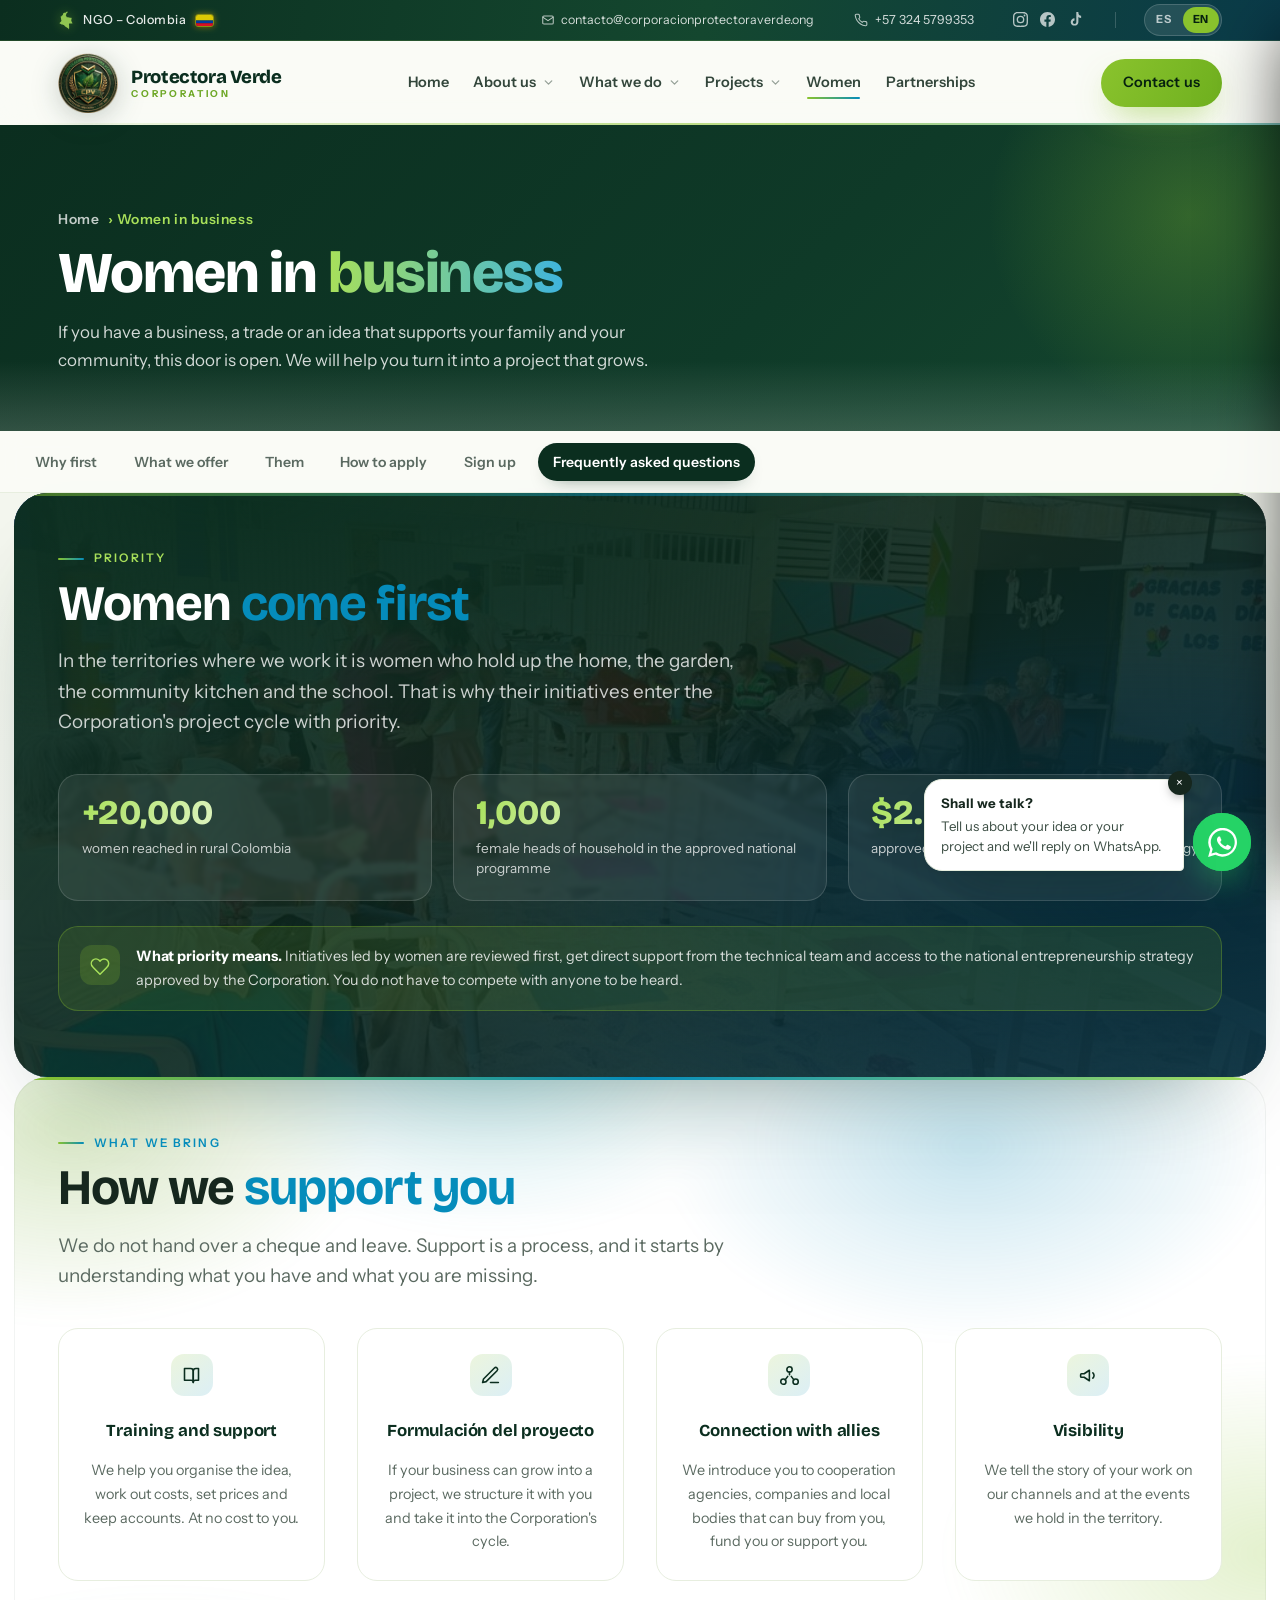
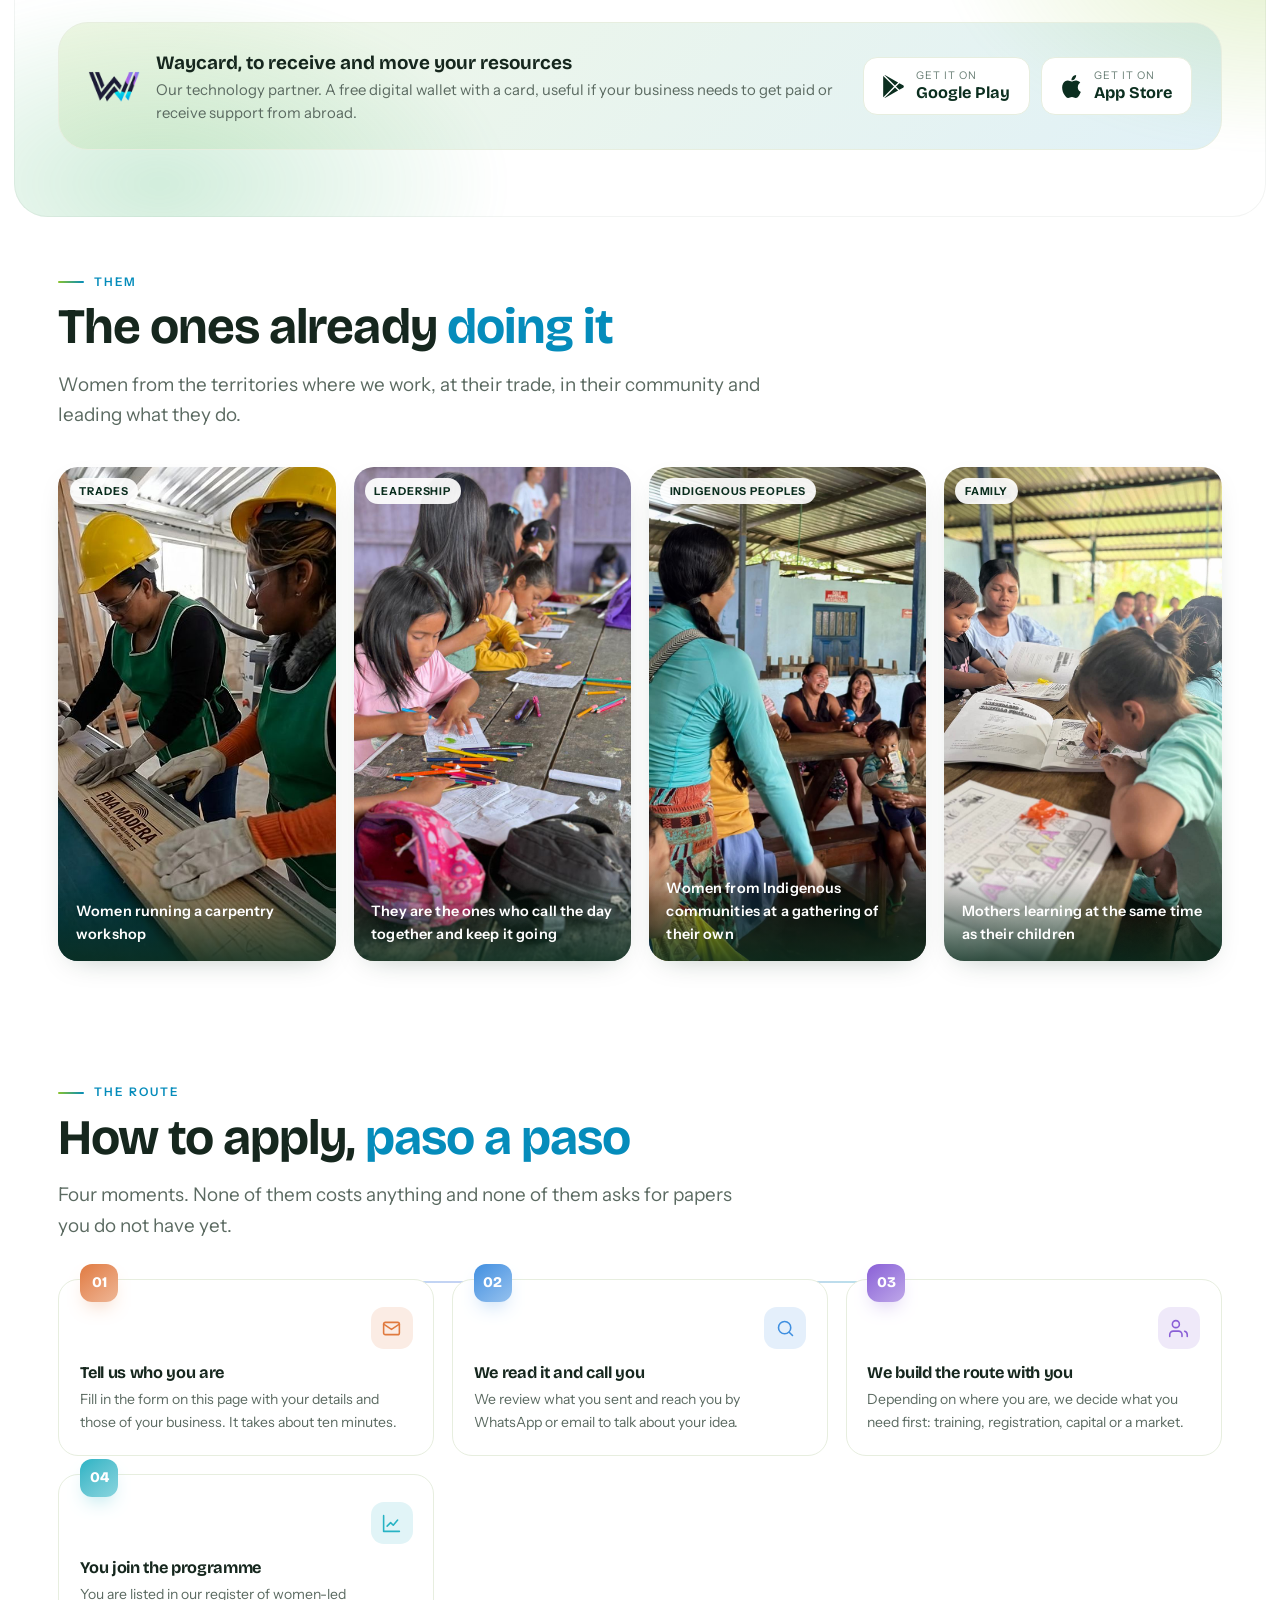
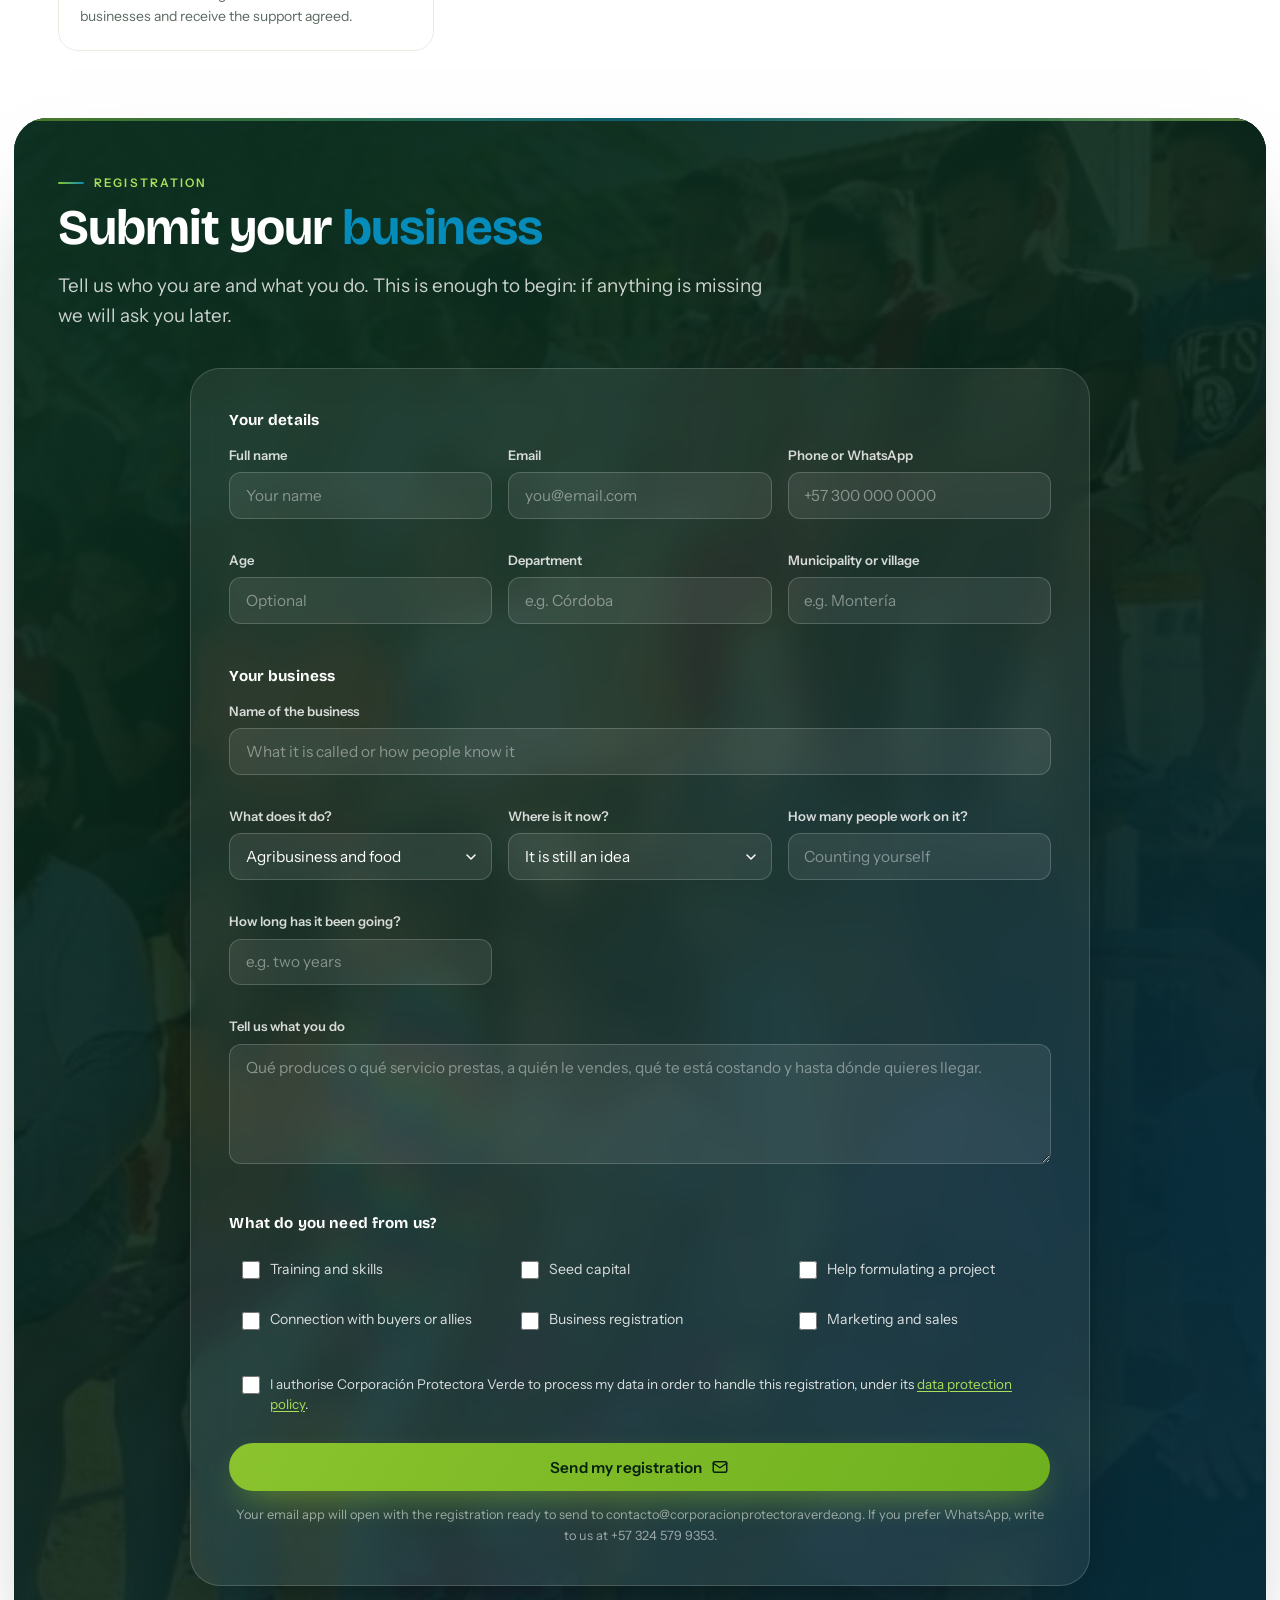
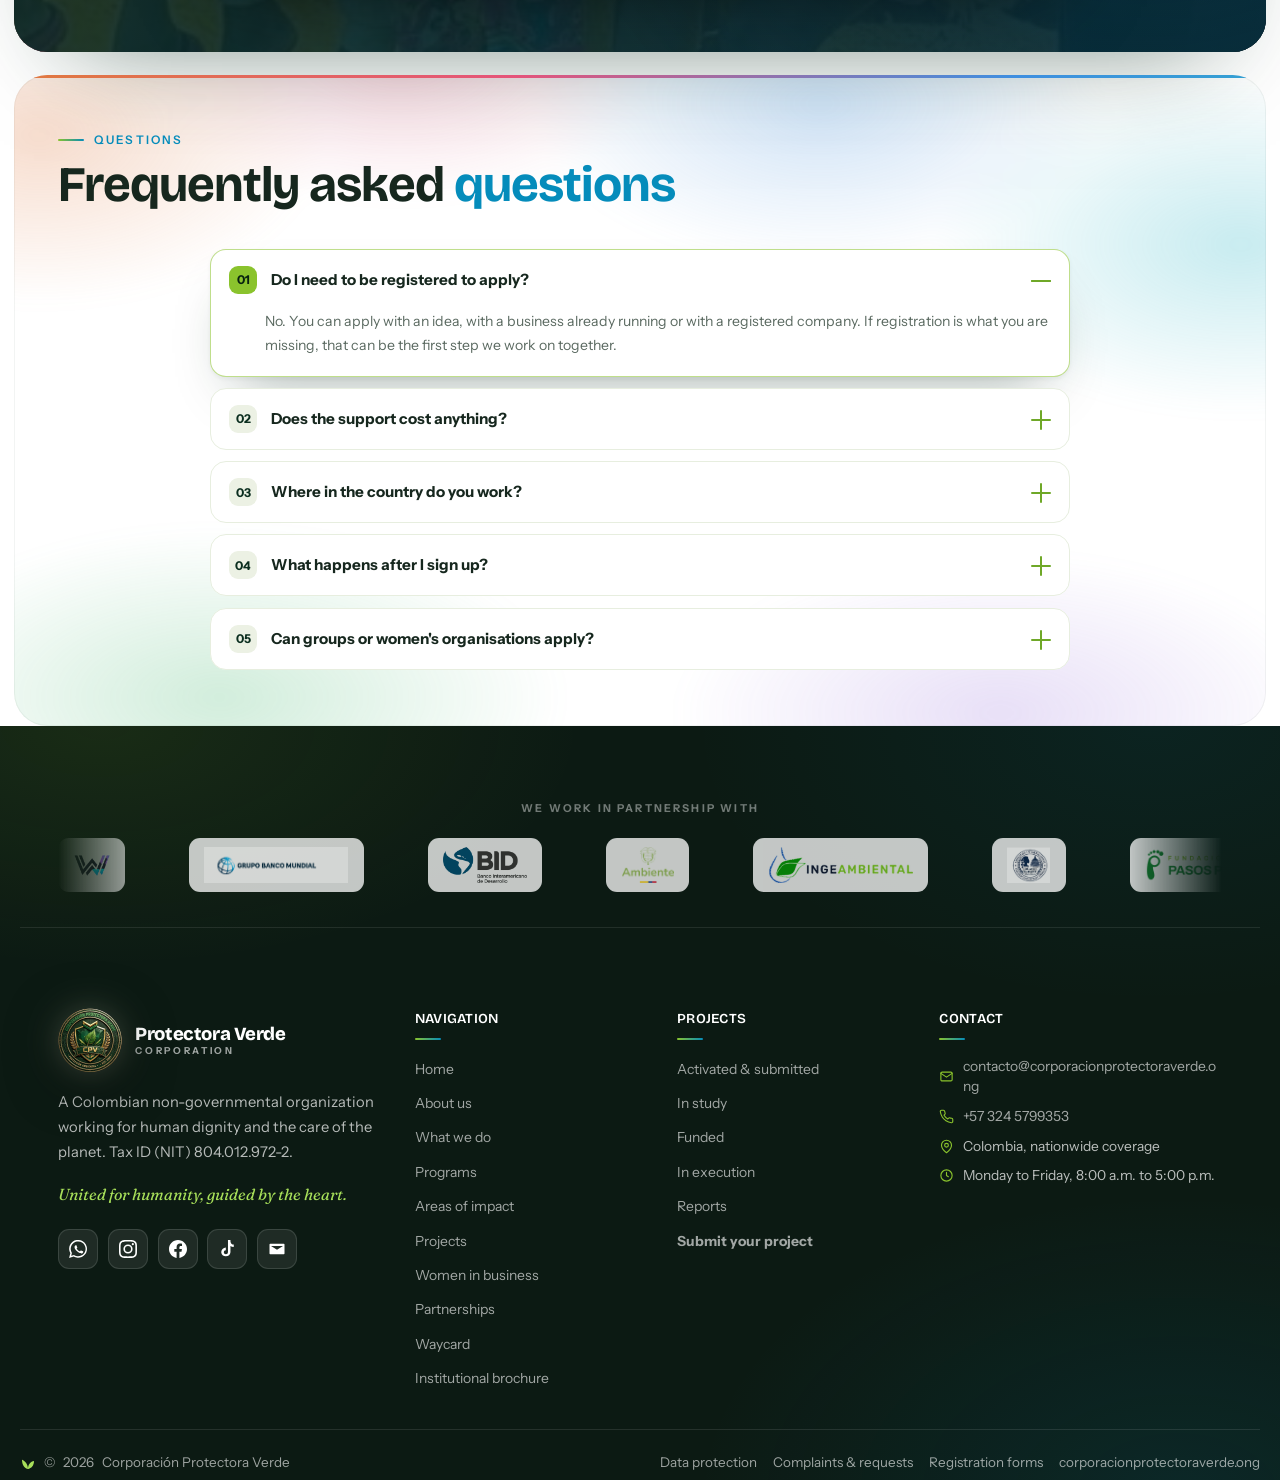
<file: mujeres.html>
<!DOCTYPE html>
<html lang="es">
<head>
<meta charset="UTF-8"/>
<meta name="viewport" content="width=device-width, initial-scale=1"/>
<meta http-equiv="Cache-Control" content="no-cache, must-revalidate"/>
<title>Mujeres que emprenden | Corporación Protectora Verde</title>
<meta name="description" content="Programa de la Corporación Protectora Verde para mujeres emprendedoras de Colombia: acompañamiento, formación, conexión con aliados e inscripción en línea de tu emprendimiento."/>
<meta name="theme-color" content="#0B2E1F"/>
<!-- Vista previa al compartir. La imagen va en JPEG y con URL absoluta:
     WhatsApp no renderiza WebP ni rutas relativas, y por eso el enlace
     salía sin logo desde que el emblema pasó a WebP. -->
<meta property="og:type" content="website"/>
<meta property="og:site_name" content="Corporación Protectora Verde"/>
<meta property="og:locale" content="es_CO"/>
<meta property="og:url" content="https://www.corporacionprotectoraverde.ong/mujeres.html"/>
<meta property="og:title" content="Mujeres que emprenden | Corporación Protectora Verde"/>
<meta property="og:description" content="Programa de la Corporación Protectora Verde para mujeres emprendedoras de Colombia: acompañamiento, formación, conexión con aliados e inscripción en línea de tu emprendimiento."/>
<meta property="og:image" content="https://www.corporacionprotectoraverde.ong/img/og-corpoverde.jpg"/>
<meta property="og:image:secure_url" content="https://www.corporacionprotectoraverde.ong/img/og-corpoverde.jpg"/>
<meta property="og:image:type" content="image/jpeg"/>
<meta property="og:image:width" content="1200"/>
<meta property="og:image:height" content="630"/>
<meta property="og:image:alt" content="Emblema de la Corporación Protectora Verde sobre fondo verde, con el lema Unidos por la humanidad, guiados por el corazón"/>
<meta name="twitter:card" content="summary_large_image"/>
<meta name="twitter:title" content="Mujeres que emprenden | Corporación Protectora Verde"/>
<meta name="twitter:description" content="Programa de la Corporación Protectora Verde para mujeres emprendedoras de Colombia: acompañamiento, formación, conexión con aliados e inscripción en línea de tu emprendimiento."/>
<meta name="twitter:image" content="https://www.corporacionprotectoraverde.ong/img/og-corpoverde.jpg"/>
<meta name="twitter:image:alt" content="Emblema de la Corporación Protectora Verde sobre fondo verde, con el lema Unidos por la humanidad, guiados por el corazón"/>
<link rel="canonical" href="https://www.corporacionprotectoraverde.ong/mujeres.html"/>
<link rel="icon" href="img/logo.png?v=1fbf88b2" type="image/png"/>
<link rel="preconnect" href="https://fonts.googleapis.com"/>
<link rel="preconnect" href="https://fonts.gstatic.com" crossorigin/>
<link href="https://fonts.googleapis.com/css2?family=Bricolage+Grotesque:opsz,wght@12..96,500;12..96,600;12..96,700;12..96,800&family=Fraunces:ital,opsz,wght@1,9..144,400;1,9..144,500;1,9..144,600&family=Instrument+Sans:wght@400;500;600&display=swap" rel="stylesheet"/>
<link rel="stylesheet" href="css/styles.css?v=1fbf88b2"/>
<link rel="stylesheet" href="css/rediseno.css?v=1fbf88b2"/>
</head>
<body class="cargando">
<div class="loader" id="loader" role="status" aria-live="polite">
  <div class="loader-in">
    <div class="loader-mark"><img src="img/logo.webp?v=1fbf88b2" alt=""/></div>
    <p class="loader-word">Corporación Protectora Verde<span>Unidos por la humanidad</span></p>
    <div class="loader-bar"><i></i></div>
  </div>
</div>
<div class="progreso" id="progreso"></div>

<div class="topbar">
  <div class="wrap">
    <span class="tb-left"><svg class="co-mapa" viewBox="0 0 22 26" aria-hidden="true"><path d="M12.66 0.70C12.49 0.66,12.19 0.90,11.93 1.09C11.67 1.27,11.25 1.85,10.83 2.04C10.41 2.24,9.34 2.39,8.94 2.48C8.55 2.57,8.27 2.53,7.99 2.70C7.72 2.88,7.13 3.41,6.97 3.73C6.80 4.05,6.85 4.77,6.82 4.98C6.79 5.18,6.80 5.16,6.75 5.20C6.70 5.24,6.63 5.16,6.48 5.27C6.34 5.38,5.87 5.79,5.69 6.00C5.52 6.22,5.27 6.66,5.21 6.81C5.15 6.97,5.31 7.02,5.24 7.10C5.17 7.19,4.81 7.48,4.70 7.40C4.59 7.31,4.49 6.65,4.43 6.49C4.38 6.33,4.42 5.96,4.32 6.25C4.22 6.55,3.74 8.07,3.73 8.57C3.72 9.08,4.21 9.53,4.26 9.86C4.31 10.20,4.01 10.47,4.07 10.95C4.13 11.43,4.77 12.70,4.70 13.30C4.62 13.90,3.88 14.79,3.53 15.22C3.17 15.65,2.33 16.10,2.18 16.35C2.03 16.60,2.19 16.81,2.43 17.01C2.67 17.21,3.55 17.58,3.91 17.78C4.27 17.97,4.57 18.28,4.99 18.41C5.41 18.54,6.46 18.58,6.89 18.70C7.33 18.82,7.66 18.92,8.09 19.27C8.53 19.62,9.40 20.72,9.97 21.20C10.54 21.67,11.57 22.25,12.16 22.66C12.76 23.08,13.79 23.78,14.21 24.13C14.64 24.48,15.03 25.69,15.18 25.17C15.33 24.66,15.29 21.58,15.31 20.46C15.33 19.34,14.70 17.61,15.31 17.16C15.92 16.71,19.11 17.43,19.67 17.23C20.24 17.04,19.48 16.18,19.34 15.77C19.20 15.35,18.83 14.69,18.68 14.30C18.53 13.91,18.23 13.59,18.24 12.98C18.25 12.36,18.79 10.42,18.72 9.91C18.65 9.39,18.28 9.46,17.73 9.31C17.18 9.15,15.37 8.89,14.80 8.79C14.23 8.69,13.96 8.62,13.63 8.60C13.30 8.58,12.70 8.71,12.46 8.65C12.21 8.58,12.01 8.33,11.87 8.13C11.74 7.94,11.67 7.58,11.51 7.25C11.34 6.92,10.75 6.07,10.70 5.78C10.65 5.50,11.02 5.50,11.14 5.20C11.26 4.89,11.43 3.93,11.58 3.58C11.73 3.23,12.01 2.93,12.24 2.70C12.46 2.47,13.06 2.15,13.19 1.97C13.32 1.78,13.26 1.56,13.19 1.38C13.12 1.20,12.84 0.75,12.66 0.70Z"/></svg> ONG &ndash; Colombia<span class="co-bandera" aria-hidden="true"><svg viewBox="0 0 18 12" preserveAspectRatio="none"><rect width="18" height="6" fill="#FCD116"/><rect y="6" width="18" height="3" fill="#003893"/><rect y="9" width="18" height="3" fill="#CE1126"/></svg></span></span>
    <span class="tb-right">
      <a class="tb-mail" href="mailto:contacto@corporacionprotectoraverde.ong"><svg viewBox="0 0 24 24" fill="none" stroke="currentColor" stroke-width="1.8"><rect x="3" y="5" width="18" height="14" rx="2"/><path d="m3 7 9 6 9-6"/></svg><span>contacto@corporacionprotectoraverde.ong</span></a>
      <a class="tb-tel" href="tel:+573245799353"><svg viewBox="0 0 24 24" fill="none" stroke="currentColor" stroke-width="1.8"><path d="M22 16.9v3a2 2 0 0 1-2.2 2 19.8 19.8 0 0 1-8.6-3.1 19.5 19.5 0 0 1-6-6 19.8 19.8 0 0 1-3.1-8.7A2 2 0 0 1 4.1 2h3a2 2 0 0 1 2 1.7c.1 1 .4 1.9.7 2.8a2 2 0 0 1-.5 2.1L8.1 9.9a16 16 0 0 0 6 6l1.3-1.3a2 2 0 0 1 2.1-.4c.9.3 1.8.5 2.8.6a2 2 0 0 1 1.7 2Z"/></svg><span>+57 324 5799353</span></a>
      <span class="tb-redes"><a href="https://www.instagram.com/corpoprotecotraverde" target="_blank" rel="noopener" aria-label="Instagram"><svg viewBox="0 0 24 24" aria-hidden="true"><path d="M12 2.16c3.2 0 3.58.01 4.85.07 1.17.05 1.8.25 2.23.41.56.22.96.48 1.38.9.42.42.68.82.9 1.38.16.42.36 1.06.41 2.23.06 1.27.07 1.65.07 4.85s-.01 3.58-.07 4.85c-.06 1.17-.26 1.8-.42 2.23-.22.56-.48.96-.9 1.38-.42.42-.82.68-1.38.9-.42.16-1.07.36-2.24.41-1.27.06-1.65.07-4.86.07s-3.59-.02-4.86-.07c-1.17-.06-1.82-.26-2.24-.42-.57-.22-.96-.48-1.38-.9-.42-.42-.69-.82-.9-1.38-.17-.42-.36-1.07-.42-2.24-.05-1.26-.06-1.65-.06-4.84 0-3.2.02-3.59.06-4.86.06-1.17.26-1.81.42-2.23.21-.57.48-.96.9-1.38.42-.42.81-.69 1.38-.9.42-.17 1.05-.36 2.22-.42 1.28-.05 1.65-.06 4.86-.06ZM12 0C8.74 0 8.33.02 7.05.07c-1.28.06-2.15.26-2.91.56-.79.3-1.46.72-2.13 1.38C1.35 2.68.93 3.35.63 4.14c-.3.76-.5 1.63-.56 2.91C.01 8.33 0 8.74 0 12s.02 3.67.07 4.95c.06 1.28.26 2.15.56 2.91.31.79.72 1.46 1.38 2.13.67.67 1.34 1.08 2.13 1.38.76.3 1.64.5 2.91.56C8.33 23.99 8.74 24 12 24s3.67-.02 4.95-.07c1.28-.06 2.15-.26 2.91-.56.79-.31 1.46-.72 2.13-1.38.67-.67 1.08-1.34 1.38-2.13.3-.76.5-1.64.56-2.91.06-1.28.07-1.69.07-4.95s-.02-3.67-.07-4.95c-.06-1.28-.26-2.15-.56-2.91-.31-.79-.72-1.46-1.38-2.13C21.32 1.35 20.65.93 19.86.63c-.76-.3-1.64-.5-2.91-.56C15.67.01 15.26 0 12 0Z"/><path d="M12 5.84a6.16 6.16 0 1 0 0 12.32 6.16 6.16 0 0 0 0-12.32ZM12 16a4 4 0 1 1 0-8 4 4 0 0 1 0 8Z"/><circle cx="18.41" cy="5.6" r="1.44"/></svg></a><a href="https://www.facebook.com/61595279382591" target="_blank" rel="noopener" aria-label="Facebook"><svg viewBox="0 0 24 24" aria-hidden="true"><path d="M24 12.07C24 5.45 18.63.07 12 .07S0 5.45 0 12.07c0 5.99 4.39 10.95 10.13 11.86v-8.39H7.08v-3.47h3.05V9.43c0-3.01 1.79-4.67 4.53-4.67 1.31 0 2.69.24 2.69.24v2.95h-1.51c-1.49 0-1.96.93-1.96 1.88v2.25h3.33l-.53 3.47h-2.8v8.39C19.61 23.03 24 18.06 24 12.07Z"/></svg></a><a href="https://www.tiktok.com/@corpoprotectoraverde" target="_blank" rel="noopener" aria-label="TikTok"><svg viewBox="0 0 24 24" aria-hidden="true"><path d="M16.6 0h-3.3v16.3a2.8 2.8 0 0 1-2.8 2.7 2.8 2.8 0 0 1-2.8-2.7 2.8 2.8 0 0 1 2.7-2.8v-3.4c-3.4.1-6.1 2.9-6.1 6.2a6.2 6.2 0 0 0 12.3 0V8c1.2.9 2.8 1.4 4.4 1.4V6.1c-2.5-.1-4.4-2.1-4.4-4.6V0Z"/></svg></a></span>
      <span class="tb-sep"></span>
      <span class="lang" id="lang" role="group" aria-label="Idioma / Language">
        <button type="button" data-lang="es" class="on" aria-pressed="true">ES</button>
        <button type="button" data-lang="en" aria-pressed="false">EN</button>
      </span>
    </span>
  </div>
</div>

<header class="header" id="header">
  <div class="wrap nav">
    <a href="index.html" class="brand" aria-label="Inicio | Corporación Protectora Verde">
      <span class="ring"><img src="img/logo.webp?v=1fbf88b2" alt="Corporación Protectora Verde"/></span>
      <span class="bn"><b>Protectora Verde</b><span>Corporación</span></span>
    </a>
    <nav class="menu" id="menu" aria-label="Menú principal">
      <a href="index.html">Inicio</a>
      <span class="has-sub"><a href="nosotros.html">Nosotros<svg class="sub-caret" viewBox="0 0 24 24" fill="none" stroke="currentColor" stroke-width="2.4" stroke-linecap="round" stroke-linejoin="round"><path d="m6 9 6 6 6-6"/></svg></a><span class="submenu"><a href="nosotros.html#conocenos"><span class="mm-ic"><svg class="" viewBox="0 0 24 24" fill="none" stroke="currentColor" stroke-width="1.9" stroke-linecap="round" stroke-linejoin="round" aria-hidden="true"><path d="M20.8 6.4a5.5 5.5 0 0 0-7.8 0L12 7.4l-1-1a5.5 5.5 0 0 0-7.8 7.8l8.8 8.8 8.8-8.8a5.5 5.5 0 0 0 0-7.8Z"/></svg></span><span class="mm-tx">Conócenos<small>Quiénes somos y de dónde venimos</small></span></a><a href="nosotros.html#mision"><span class="mm-ic"><svg class="" viewBox="0 0 24 24" fill="none" stroke="currentColor" stroke-width="1.9" stroke-linecap="round" stroke-linejoin="round" aria-hidden="true"><circle cx="12" cy="12" r="9"/><circle cx="12" cy="12" r="5"/><circle cx="12" cy="12" r="1.4"/></svg></span><span class="mm-tx">Misión<small>El propósito que nos mueve</small></span></a><a href="nosotros.html#vision"><span class="mm-ic"><svg class="" viewBox="0 0 24 24" fill="none" stroke="currentColor" stroke-width="1.9" stroke-linecap="round" stroke-linejoin="round" aria-hidden="true"><path d="M2 12s3.6-7 10-7 10 7 10 7-3.6 7-10 7-10-7-10-7Z"/><circle cx="12" cy="12" r="3"/></svg></span><span class="mm-tx">Visión<small>Hacia dónde vamos al 2030</small></span></a><a href="nosotros.html#valores"><span class="mm-ic"><svg class="" viewBox="0 0 24 24" fill="none" stroke="currentColor" stroke-width="1.9" stroke-linecap="round" stroke-linejoin="round" aria-hidden="true"><path d="M12 2 4 5v6c0 5 3.4 9.4 8 11 4.6-1.6 8-6 8-11V5l-8-3Z"/></svg></span><span class="mm-tx">Valores<small>Los principios que nos guían</small></span></a><a href="nosotros.html#equipo"><span class="mm-ic"><svg class="" viewBox="0 0 24 24" fill="none" stroke="currentColor" stroke-width="1.9" stroke-linecap="round" stroke-linejoin="round" aria-hidden="true"><path d="M16 21v-2a4 4 0 0 0-4-4H6a4 4 0 0 0-4 4v2"/><circle cx="9" cy="7" r="4"/><path d="M22 21v-2a4 4 0 0 0-3-3.87"/></svg></span><span class="mm-tx">Equipo de trabajo<small>Las personas detrás de cada proyecto</small></span></a><a href="nosotros.html#proteccion-datos"><span class="mm-ic"><svg class="" viewBox="0 0 24 24" fill="none" stroke="currentColor" stroke-width="1.9" stroke-linecap="round" stroke-linejoin="round" aria-hidden="true"><rect x="4" y="10" width="16" height="11" rx="2"/><path d="M8 10V7a4 4 0 0 1 8 0v3"/></svg></span><span class="mm-tx">Protección de datos<small>Tratamiento de la información</small></span></a><a href="nosotros.html#pqr"><span class="mm-ic"><svg class="" viewBox="0 0 24 24" fill="none" stroke="currentColor" stroke-width="1.9" stroke-linecap="round" stroke-linejoin="round" aria-hidden="true"><path d="M21 15a2 2 0 0 1-2 2H8l-5 4V5a2 2 0 0 1 2-2h14a2 2 0 0 1 2 2Z"/></svg></span><span class="mm-tx">Peticiones, quejas y reclamos<small>Canal de atención ciudadana</small></span></a></span></span>
      <span class="has-sub"><a href="programas.html#que-hacemos">Qué hacemos<svg class="sub-caret" viewBox="0 0 24 24" fill="none" stroke="currentColor" stroke-width="2.4" stroke-linecap="round" stroke-linejoin="round"><path d="m6 9 6 6 6-6"/></svg></a><span class="submenu"><a href="programas.html#que-hacemos"><span class="mm-ic"><svg class="" viewBox="0 0 24 24" fill="none" stroke="currentColor" stroke-width="1.9" stroke-linecap="round" stroke-linejoin="round" aria-hidden="true"><path d="m12 2 9 5-9 5-9-5 9-5Z"/><path d="m3 12 9 5 9-5M3 17l9 5 9-5"/></svg></span><span class="mm-tx">Áreas de acción<small>Los nueve frentes donde trabajamos</small></span></a><a href="programas.html#programas"><span class="mm-ic"><svg class="" viewBox="0 0 24 24" fill="none" stroke="currentColor" stroke-width="1.9" stroke-linecap="round" stroke-linejoin="round" aria-hidden="true"><path d="M12 21C12 12 6 8 3 7c0 9 5 13 9 14Z"/><path d="M12 21c0-7 4-11 9-12 0 7-4 11-9 12Z"/></svg></span><span class="mm-tx">Programas<small>Iniciativas en marcha en el territorio</small></span></a><a href="programas.html#ejes"><span class="mm-ic"><svg class="" viewBox="0 0 24 24" fill="none" stroke="currentColor" stroke-width="1.9" stroke-linecap="round" stroke-linejoin="round" aria-hidden="true"><path d="M12 2v4M12 18v4M4.9 4.9l2.9 2.9M16.2 16.2l2.9 2.9M2 12h4M18 12h4M4.9 19.1l2.9-2.9M16.2 7.8l2.9-2.9"/></svg></span><span class="mm-tx">Ejes estratégicos<small>Las diez líneas que ordenan el trabajo</small></span></a><a href="programas.html#incidencia"><span class="mm-ic"><svg class="" viewBox="0 0 24 24" fill="none" stroke="currentColor" stroke-width="1.9" stroke-linecap="round" stroke-linejoin="round" aria-hidden="true"><path d="m9 3-6 3v15l6-3 6 3 6-3V3l-6 3-6-3Z"/><path d="M9 3v15M15 6v15"/></svg></span><span class="mm-tx">Zonas de incidencia<small>Mapa interactivo de nuestra presencia</small></span></a><a href="programas.html#territorio"><span class="mm-ic"><svg class="" viewBox="0 0 24 24" fill="none" stroke="currentColor" stroke-width="1.9" stroke-linecap="round" stroke-linejoin="round" aria-hidden="true"><rect x="2" y="6" width="14" height="12" rx="2"/><path d="m16 11 6-3v8l-6-3Z"/></svg></span><span class="mm-tx">En territorio<small>Video y galería de nuestras jornadas</small></span></a></span></span>
      <span class="has-sub"><a href="proyectos.html">Proyectos<svg class="sub-caret" viewBox="0 0 24 24" fill="none" stroke="currentColor" stroke-width="2.4" stroke-linecap="round" stroke-linejoin="round"><path d="m6 9 6 6 6-6"/></svg></a><span class="submenu submenu-2c"><a href="proyectos.html#activados"><span class="mm-ic"><svg class="" viewBox="0 0 24 24" fill="none" stroke="currentColor" stroke-width="1.9" stroke-linecap="round" stroke-linejoin="round" aria-hidden="true"><path d="M3 7a2 2 0 0 1 2-2h4l2 2h8a2 2 0 0 1 2 2v9a2 2 0 0 1-2 2H5a2 2 0 0 1-2-2Z"/></svg></span><span class="mm-tx">Activados presentados<small>Portafolio completo con buscador</small></span></a><a href="proyectos.html#estudio"><span class="mm-ic"><svg class="" viewBox="0 0 24 24" fill="none" stroke="currentColor" stroke-width="1.9" stroke-linecap="round" stroke-linejoin="round" aria-hidden="true"><circle cx="11" cy="11" r="7"/><path d="m20 20-3.5-3.5"/></svg></span><span class="mm-tx">Estudio<small>En formulación y estructuración</small></span></a><a href="proyectos.html#viables"><span class="mm-ic"><svg class="" viewBox="0 0 24 24" fill="none" stroke="currentColor" stroke-width="1.9" stroke-linecap="round" stroke-linejoin="round" aria-hidden="true"><path d="M22 11.1V12a10 10 0 1 1-5.9-9.1"/><path d="M22 4 12 14l-3-3"/></svg></span><span class="mm-tx">Viables<small>Con concepto técnico favorable</small></span></a><a href="proyectos.html#aprobados"><span class="mm-ic"><svg class="" viewBox="0 0 24 24" fill="none" stroke="currentColor" stroke-width="1.9" stroke-linecap="round" stroke-linejoin="round" aria-hidden="true"><path d="M9 12h6M12 3v4"/><rect x="3" y="7" width="18" height="14" rx="2"/></svg></span><span class="mm-tx">Aprobados<small>Avalados por la entidad competente</small></span></a><a href="proyectos.html#financiados"><span class="mm-ic"><svg class="" viewBox="0 0 24 24" fill="none" stroke="currentColor" stroke-width="1.9" stroke-linecap="round" stroke-linejoin="round" aria-hidden="true"><rect x="2" y="6" width="20" height="12" rx="2"/><circle cx="12" cy="12" r="2.6"/></svg></span><span class="mm-tx">Financiados<small>Con recursos asegurados</small></span></a><a href="proyectos.html#ejecucion"><span class="mm-ic"><svg class="" viewBox="0 0 24 24" fill="none" stroke="currentColor" stroke-width="1.9" stroke-linecap="round" stroke-linejoin="round" aria-hidden="true"><circle cx="12" cy="12" r="3"/><path d="M19.4 15a1.6 1.6 0 0 0 .3 1.8l.1.1a2 2 0 1 1-2.8 2.8l-.1-.1a1.6 1.6 0 0 0-2.7 1.1V21a2 2 0 1 1-4 0v-.1A1.6 1.6 0 0 0 7 19.4a1.6 1.6 0 0 0-1.8.3l-.1.1a2 2 0 1 1-2.8-2.8l.1-.1A1.6 1.6 0 0 0 3 14.1H3a2 2 0 1 1 0-4h.1A1.6 1.6 0 0 0 4.6 7a1.6 1.6 0 0 0-.3-1.8l-.1-.1a2 2 0 1 1 2.8-2.8l.1.1A1.6 1.6 0 0 0 9 3h.1a2 2 0 1 1 4 0V3a1.6 1.6 0 0 0 2.7 1.1l.1-.1a2 2 0 1 1 2.8 2.8l-.1.1a1.6 1.6 0 0 0 1.1 2.7H21a2 2 0 1 1 0 4h-.1a1.6 1.6 0 0 0-1.5 1.4Z"/></svg></span><span class="mm-tx">Ejecución<small>Obras y actividades en marcha</small></span></a><a href="proyectos.html#supervision"><span class="mm-ic"><svg class="" viewBox="0 0 24 24" fill="none" stroke="currentColor" stroke-width="1.9" stroke-linecap="round" stroke-linejoin="round" aria-hidden="true"><path d="M2 12s3.6-7 10-7 10 7 10 7-3.6 7-10 7-10-7-10-7Z"/><circle cx="12" cy="12" r="2.6"/></svg></span><span class="mm-tx">Supervisión<small>Seguimiento e interventoría</small></span></a><a href="proyectos.html#ejecutados"><span class="mm-ic"><svg class="" viewBox="0 0 24 24" fill="none" stroke="currentColor" stroke-width="1.9" stroke-linecap="round" stroke-linejoin="round" aria-hidden="true"><path d="M4 22V4M4 4h13l-2 4 2 4H4"/></svg></span><span class="mm-tx">Ejecutados<small>Proyectos entregados y cerrados</small></span></a><a href="proyectos.html#informes"><span class="mm-ic"><svg class="" viewBox="0 0 24 24" fill="none" stroke="currentColor" stroke-width="1.9" stroke-linecap="round" stroke-linejoin="round" aria-hidden="true"><path d="M14 2H6a2 2 0 0 0-2 2v16a2 2 0 0 0 2 2h12a2 2 0 0 0 2-2V8l-6-6Z"/><path d="M14 2v6h6M9 14h6M9 18h4"/></svg></span><span class="mm-tx">Informes<small>Rendición de cuentas y resultados</small></span></a><a class="mm-pie" href="presentar-proyecto.html"><span>Presenta tu proyecto y descarga los formatos de registro</span><svg class="" viewBox="0 0 24 24" fill="none" stroke="currentColor" stroke-width="1.9" stroke-linecap="round" stroke-linejoin="round" aria-hidden="true"><path d="M21 15v4a2 2 0 0 1-2 2H5a2 2 0 0 1-2-2v-4"/><path d="m7 10 5 5 5-5M12 15V3"/></svg></a></span></span>
      <a href="mujeres.html" class="active">Mujeres</a>
      <a href="alianzas.html">Alianzas</a>
    </nav>
    <div class="nav-cta">
      <a href="index.html#contacto" class="btn btn-primary">Contáctanos</a>
      <button class="burger" id="burger" aria-label="Abrir menú" aria-expanded="false" aria-controls="drawer"><span></span></button>
    </div>
  </div>
</header>

<aside class="drawer" id="drawer" aria-hidden="true" aria-label="Menú">
  <div class="drawer-head"><img src="img/logo.webp?v=1fbf88b2" alt=""/><span><b>Protectora Verde</b><span>Corporación</span></span></div>
  <a href="index.html">Inicio</a>
  <div class="dgroup"><span>Nosotros</span><a href="nosotros.html#conocenos"><span class="dg-ic"><svg viewBox="0 0 24 24" fill="none" stroke="currentColor" stroke-width="1.9" stroke-linecap="round" stroke-linejoin="round" aria-hidden="true"><path d="M20.8 6.4a5.5 5.5 0 0 0-7.8 0L12 7.4l-1-1a5.5 5.5 0 0 0-7.8 7.8l8.8 8.8 8.8-8.8a5.5 5.5 0 0 0 0-7.8Z"/></svg></span>Conócenos</a><a href="nosotros.html#mision"><span class="dg-ic"><svg viewBox="0 0 24 24" fill="none" stroke="currentColor" stroke-width="1.9" stroke-linecap="round" stroke-linejoin="round" aria-hidden="true"><circle cx="12" cy="12" r="9"/><circle cx="12" cy="12" r="5"/><circle cx="12" cy="12" r="1.4"/></svg></span>Misión</a><a href="nosotros.html#vision"><span class="dg-ic"><svg viewBox="0 0 24 24" fill="none" stroke="currentColor" stroke-width="1.9" stroke-linecap="round" stroke-linejoin="round" aria-hidden="true"><path d="M2 12s3.6-7 10-7 10 7 10 7-3.6 7-10 7-10-7-10-7Z"/><circle cx="12" cy="12" r="3"/></svg></span>Visión</a><a href="nosotros.html#valores"><span class="dg-ic"><svg viewBox="0 0 24 24" fill="none" stroke="currentColor" stroke-width="1.9" stroke-linecap="round" stroke-linejoin="round" aria-hidden="true"><path d="M12 2 4 5v6c0 5 3.4 9.4 8 11 4.6-1.6 8-6 8-11V5l-8-3Z"/></svg></span>Valores</a><a href="nosotros.html#equipo"><span class="dg-ic"><svg viewBox="0 0 24 24" fill="none" stroke="currentColor" stroke-width="1.9" stroke-linecap="round" stroke-linejoin="round" aria-hidden="true"><path d="M16 21v-2a4 4 0 0 0-4-4H6a4 4 0 0 0-4 4v2"/><circle cx="9" cy="7" r="4"/><path d="M22 21v-2a4 4 0 0 0-3-3.87"/></svg></span>Equipo de trabajo</a><a href="nosotros.html#proteccion-datos"><span class="dg-ic"><svg viewBox="0 0 24 24" fill="none" stroke="currentColor" stroke-width="1.9" stroke-linecap="round" stroke-linejoin="round" aria-hidden="true"><rect x="4" y="10" width="16" height="11" rx="2"/><path d="M8 10V7a4 4 0 0 1 8 0v3"/></svg></span>Protección de datos</a><a href="nosotros.html#pqr"><span class="dg-ic"><svg viewBox="0 0 24 24" fill="none" stroke="currentColor" stroke-width="1.9" stroke-linecap="round" stroke-linejoin="round" aria-hidden="true"><path d="M21 15a2 2 0 0 1-2 2H8l-5 4V5a2 2 0 0 1 2-2h14a2 2 0 0 1 2 2Z"/></svg></span>Quejas y reclamos</a></div>
  <div class="dgroup"><span>Qué hacemos</span><a href="programas.html#que-hacemos"><span class="dg-ic"><svg viewBox="0 0 24 24" fill="none" stroke="currentColor" stroke-width="1.9" stroke-linecap="round" stroke-linejoin="round" aria-hidden="true"><path d="m12 2 9 5-9 5-9-5 9-5Z"/><path d="m3 12 9 5 9-5M3 17l9 5 9-5"/></svg></span>Áreas de acción</a><a href="programas.html#programas"><span class="dg-ic"><svg viewBox="0 0 24 24" fill="none" stroke="currentColor" stroke-width="1.9" stroke-linecap="round" stroke-linejoin="round" aria-hidden="true"><path d="M12 21C12 12 6 8 3 7c0 9 5 13 9 14Z"/><path d="M12 21c0-7 4-11 9-12 0 7-4 11-9 12Z"/></svg></span>Programas</a><a href="programas.html#ejes"><span class="dg-ic"><svg viewBox="0 0 24 24" fill="none" stroke="currentColor" stroke-width="1.9" stroke-linecap="round" stroke-linejoin="round" aria-hidden="true"><path d="M12 2v4M12 18v4M4.9 4.9l2.9 2.9M16.2 16.2l2.9 2.9M2 12h4M18 12h4M4.9 19.1l2.9-2.9M16.2 7.8l2.9-2.9"/></svg></span>Ejes estratégicos</a><a href="programas.html#incidencia"><span class="dg-ic"><svg viewBox="0 0 24 24" fill="none" stroke="currentColor" stroke-width="1.9" stroke-linecap="round" stroke-linejoin="round" aria-hidden="true"><path d="m9 3-6 3v15l6-3 6 3 6-3V3l-6 3-6-3Z"/><path d="M9 3v15M15 6v15"/></svg></span>Zonas de incidencia</a><a href="programas.html#territorio"><span class="dg-ic"><svg viewBox="0 0 24 24" fill="none" stroke="currentColor" stroke-width="1.9" stroke-linecap="round" stroke-linejoin="round" aria-hidden="true"><rect x="2" y="6" width="14" height="12" rx="2"/><path d="m16 11 6-3v8l-6-3Z"/></svg></span>En territorio</a></div>
  <div class="dgroup"><span>Proyectos</span><a href="proyectos.html#activados"><span class="dg-ic"><svg viewBox="0 0 24 24" fill="none" stroke="currentColor" stroke-width="1.9" stroke-linecap="round" stroke-linejoin="round" aria-hidden="true"><path d="M3 7a2 2 0 0 1 2-2h4l2 2h8a2 2 0 0 1 2 2v9a2 2 0 0 1-2 2H5a2 2 0 0 1-2-2Z"/></svg></span>Activados presentados</a><a href="proyectos.html#estudio"><span class="dg-ic"><svg viewBox="0 0 24 24" fill="none" stroke="currentColor" stroke-width="1.9" stroke-linecap="round" stroke-linejoin="round" aria-hidden="true"><circle cx="11" cy="11" r="7"/><path d="m20 20-3.5-3.5"/></svg></span>Estudio</a><a href="proyectos.html#viables"><span class="dg-ic"><svg viewBox="0 0 24 24" fill="none" stroke="currentColor" stroke-width="1.9" stroke-linecap="round" stroke-linejoin="round" aria-hidden="true"><path d="M22 11.1V12a10 10 0 1 1-5.9-9.1"/><path d="M22 4 12 14l-3-3"/></svg></span>Viables</a><a href="proyectos.html#aprobados"><span class="dg-ic"><svg viewBox="0 0 24 24" fill="none" stroke="currentColor" stroke-width="1.9" stroke-linecap="round" stroke-linejoin="round" aria-hidden="true"><path d="M9 12h6M12 3v4"/><rect x="3" y="7" width="18" height="14" rx="2"/></svg></span>Aprobados</a><a href="proyectos.html#financiados"><span class="dg-ic"><svg viewBox="0 0 24 24" fill="none" stroke="currentColor" stroke-width="1.9" stroke-linecap="round" stroke-linejoin="round" aria-hidden="true"><rect x="2" y="6" width="20" height="12" rx="2"/><circle cx="12" cy="12" r="2.6"/></svg></span>Financiados</a><a href="proyectos.html#ejecucion"><span class="dg-ic"><svg viewBox="0 0 24 24" fill="none" stroke="currentColor" stroke-width="1.9" stroke-linecap="round" stroke-linejoin="round" aria-hidden="true"><circle cx="12" cy="12" r="3"/><path d="M19.4 15a1.6 1.6 0 0 0 .3 1.8l.1.1a2 2 0 1 1-2.8 2.8l-.1-.1a1.6 1.6 0 0 0-2.7 1.1V21a2 2 0 1 1-4 0v-.1A1.6 1.6 0 0 0 7 19.4a1.6 1.6 0 0 0-1.8.3l-.1.1a2 2 0 1 1-2.8-2.8l.1-.1A1.6 1.6 0 0 0 3 14.1H3a2 2 0 1 1 0-4h.1A1.6 1.6 0 0 0 4.6 7a1.6 1.6 0 0 0-.3-1.8l-.1-.1a2 2 0 1 1 2.8-2.8l.1.1A1.6 1.6 0 0 0 9 3h.1a2 2 0 1 1 4 0V3a1.6 1.6 0 0 0 2.7 1.1l.1-.1a2 2 0 1 1 2.8 2.8l-.1.1a1.6 1.6 0 0 0 1.1 2.7H21a2 2 0 1 1 0 4h-.1a1.6 1.6 0 0 0-1.5 1.4Z"/></svg></span>Ejecución</a><a href="proyectos.html#supervision"><span class="dg-ic"><svg viewBox="0 0 24 24" fill="none" stroke="currentColor" stroke-width="1.9" stroke-linecap="round" stroke-linejoin="round" aria-hidden="true"><path d="M2 12s3.6-7 10-7 10 7 10 7-3.6 7-10 7-10-7-10-7Z"/><circle cx="12" cy="12" r="2.6"/></svg></span>Supervisión</a><a href="proyectos.html#ejecutados"><span class="dg-ic"><svg viewBox="0 0 24 24" fill="none" stroke="currentColor" stroke-width="1.9" stroke-linecap="round" stroke-linejoin="round" aria-hidden="true"><path d="M4 22V4M4 4h13l-2 4 2 4H4"/></svg></span>Ejecutados</a><a href="proyectos.html#informes"><span class="dg-ic"><svg viewBox="0 0 24 24" fill="none" stroke="currentColor" stroke-width="1.9" stroke-linecap="round" stroke-linejoin="round" aria-hidden="true"><path d="M14 2H6a2 2 0 0 0-2 2v16a2 2 0 0 0 2 2h12a2 2 0 0 0 2-2V8l-6-6Z"/><path d="M14 2v6h6M9 14h6M9 18h4"/></svg></span>Informes</a><a href="presentar-proyecto.html"><span class="dg-ic"><svg viewBox="0 0 24 24" fill="none" stroke="currentColor" stroke-width="1.9" stroke-linecap="round" stroke-linejoin="round" aria-hidden="true"><path d="M21 15v4a2 2 0 0 1-2 2H5a2 2 0 0 1-2-2v-4"/><path d="m7 10 5 5 5-5M12 15V3"/></svg></span>Presenta tu proyecto</a></div>
  <a href="mujeres.html"><span class="dg-ic"><svg viewBox="0 0 24 24" fill="none" stroke="currentColor" stroke-width="1.9" stroke-linecap="round" stroke-linejoin="round" aria-hidden="true"><path d="M12 3v4M12 17v4M3 12h4M17 12h4M5.6 5.6l2.8 2.8M15.6 15.6l2.8 2.8M18.4 5.6l-2.8 2.8M8.4 15.6l-2.8 2.8"/></svg></span>Mujeres que emprenden</a>
  <a href="alianzas.html">Alianzas</a>
  <a href="alianzas.html#waycard"><span class="dg-ic"><svg viewBox="0 0 24 24" fill="none" stroke="currentColor" stroke-width="1.9" stroke-linecap="round" stroke-linejoin="round" aria-hidden="true"><rect x="2" y="5" width="20" height="14" rx="2.5"/><path d="M2 10h20"/></svg></span>Waycard</a>
  <a href="presentar-proyecto.html">Presenta tu proyecto</a>
  <a href="index.html#contacto" class="btn btn-primary">Contáctanos</a>
  <div class="drawer-redes"><span>Síguenos</span><span class="dr-iconos"><a href="https://www.instagram.com/corpoprotecotraverde" target="_blank" rel="noopener" aria-label="Instagram"><svg viewBox="0 0 24 24" aria-hidden="true"><path d="M12 2.16c3.2 0 3.58.01 4.85.07 1.17.05 1.8.25 2.23.41.56.22.96.48 1.38.9.42.42.68.82.9 1.38.16.42.36 1.06.41 2.23.06 1.27.07 1.65.07 4.85s-.01 3.58-.07 4.85c-.06 1.17-.26 1.8-.42 2.23-.22.56-.48.96-.9 1.38-.42.42-.82.68-1.38.9-.42.16-1.07.36-2.24.41-1.27.06-1.65.07-4.86.07s-3.59-.02-4.86-.07c-1.17-.06-1.82-.26-2.24-.42-.57-.22-.96-.48-1.38-.9-.42-.42-.69-.82-.9-1.38-.17-.42-.36-1.07-.42-2.24-.05-1.26-.06-1.65-.06-4.84 0-3.2.02-3.59.06-4.86.06-1.17.26-1.81.42-2.23.21-.57.48-.96.9-1.38.42-.42.81-.69 1.38-.9.42-.17 1.05-.36 2.22-.42 1.28-.05 1.65-.06 4.86-.06ZM12 0C8.74 0 8.33.02 7.05.07c-1.28.06-2.15.26-2.91.56-.79.3-1.46.72-2.13 1.38C1.35 2.68.93 3.35.63 4.14c-.3.76-.5 1.63-.56 2.91C.01 8.33 0 8.74 0 12s.02 3.67.07 4.95c.06 1.28.26 2.15.56 2.91.31.79.72 1.46 1.38 2.13.67.67 1.34 1.08 2.13 1.38.76.3 1.64.5 2.91.56C8.33 23.99 8.74 24 12 24s3.67-.02 4.95-.07c1.28-.06 2.15-.26 2.91-.56.79-.31 1.46-.72 2.13-1.38.67-.67 1.08-1.34 1.38-2.13.3-.76.5-1.64.56-2.91.06-1.28.07-1.69.07-4.95s-.02-3.67-.07-4.95c-.06-1.28-.26-2.15-.56-2.91-.31-.79-.72-1.46-1.38-2.13C21.32 1.35 20.65.93 19.86.63c-.76-.3-1.64-.5-2.91-.56C15.67.01 15.26 0 12 0Z"/><path d="M12 5.84a6.16 6.16 0 1 0 0 12.32 6.16 6.16 0 0 0 0-12.32ZM12 16a4 4 0 1 1 0-8 4 4 0 0 1 0 8Z"/><circle cx="18.41" cy="5.6" r="1.44"/></svg></a><a href="https://www.facebook.com/61595279382591" target="_blank" rel="noopener" aria-label="Facebook"><svg viewBox="0 0 24 24" aria-hidden="true"><path d="M24 12.07C24 5.45 18.63.07 12 .07S0 5.45 0 12.07c0 5.99 4.39 10.95 10.13 11.86v-8.39H7.08v-3.47h3.05V9.43c0-3.01 1.79-4.67 4.53-4.67 1.31 0 2.69.24 2.69.24v2.95h-1.51c-1.49 0-1.96.93-1.96 1.88v2.25h3.33l-.53 3.47h-2.8v8.39C19.61 23.03 24 18.06 24 12.07Z"/></svg></a><a href="https://www.tiktok.com/@corpoprotectoraverde" target="_blank" rel="noopener" aria-label="TikTok"><svg viewBox="0 0 24 24" aria-hidden="true"><path d="M16.6 0h-3.3v16.3a2.8 2.8 0 0 1-2.8 2.7 2.8 2.8 0 0 1-2.8-2.7 2.8 2.8 0 0 1 2.7-2.8v-3.4c-3.4.1-6.1 2.9-6.1 6.2a6.2 6.2 0 0 0 12.3 0V8c1.2.9 2.8 1.4 4.4 1.4V6.1c-2.5-.1-4.4-2.1-4.4-4.6V0Z"/></svg></a></span></div>
  <div class="drawer-lang"><span>Idioma / Language</span><span class="lang" data-lang-clone><button type="button" data-lang="es" class="on">ES</button><button type="button" data-lang="en">EN</button></span></div>
</aside>
<div class="scrim" id="scrim"></div>

<section class="subhero">
  <div class="wrap">
    <div class="crumb"><a href="index.html">Inicio</a> › Mujeres que emprenden</div>
    <h1>Mujeres que <span class="accent">emprenden</span></h1>
    <p>Si tienes un negocio, un oficio o una idea que sostiene a tu familia y a tu comunidad, aquí tienes una puerta abierta. Te acompañamos a convertirla en un proyecto que crezca.</p>
  </div>
</section>

<nav class="subnav" aria-label="Secciones de la página">
  <div class="wrap">
    <a href="#prioridad" class="active">Por qué primero</a>
    <a href="#apoyo">Lo que ofrecemos</a>
    <a href="#ellas">Ellas</a>
    <a href="#como">Cómo aplicar</a>
    <a href="#inscribirse">Inscríbete</a>
    <a href="#faq">Preguntas frecuentes</a>
  </div>
</nav>

<section class="sec sec-dark sec-foto" id="prioridad">
  <div class="sec-foto-capa" aria-hidden="true">
    <img src="img/asset-1545147a2e.jpg" alt="" loading="lazy"/>
    <span class="sv-velo"></span>
  </div>
  <div class="wrap">
    <div class="sec-head reveal">
      <p class="eyebrow on-dark">Prioridad</p>
      <h2 class="h-sec">Las mujeres, <span class="accent">de primeras</span></h2>
      <p class="lead">En los territorios donde trabajamos son las mujeres quienes sostienen la casa, la huerta, la olla comunitaria y la escuela. Por eso sus iniciativas entran con prioridad en el ciclo de proyectos de la Corporación.</p>
    </div>
    <div class="mj-cifras reveal">
      <div class="mj-c"><b data-cifra="20000" data-pre="+">+20.000</b><span>mujeres beneficiadas en los campos de Colombia</span></div>
      <div class="mj-c"><b data-cifra="1000">1.000</b><span>mujeres cabeza de familia en el programa nacional aprobado</span></div>
      <div class="mj-c"><b>$2.500 millones</b><span>aprobados para la estrategia de emprendimiento femenino</span></div>
    </div>
    <div class="mj-nota reveal">
      <span class="mj-nota-ic"><svg viewBox="0 0 24 24" fill="none" stroke="currentColor" stroke-width="1.8" stroke-linecap="round" stroke-linejoin="round" aria-hidden="true"><path d="M20.8 6.4a5.5 5.5 0 0 0-7.8 0L12 7.4l-1-1a5.5 5.5 0 0 0-7.8 7.8l1 1 7.8 7.8 7.8-7.8 1-1a5.5 5.5 0 0 0 0-7.8Z"/></svg></span>
      <p><b>Qué significa la prioridad.</b> Las iniciativas lideradas por mujeres se revisan primero, tienen acompañamiento directo del equipo técnico y acceso a la estrategia nacional de emprendimiento aprobada por la Corporación. No tienes que competir con nadie para que te escuchemos.</p>
    </div>
  </div>
</section>

<section class="sec sec-panel sec-panel-verde" id="apoyo">
  <div class="wrap">
    <div class="sec-head reveal">
      <p class="eyebrow">Lo que ponemos nosotras</p>
      <h2 class="h-sec">En qué te <span class="accent">acompañamos</span></h2>
      <p class="lead">No damos un cheque y nos vamos. El acompañamiento es un proceso, y empieza por entender qué tienes y qué te falta.</p>
    </div>
    <div class="pilares-grid" style="margin-top:2.2rem"><article class="pilar reveal d1"><span class="paso-ic" style="margin:0 0 .9rem"><svg viewBox="0 0 24 24" fill="none" stroke="currentColor" stroke-width="1.8" stroke-linecap="round" stroke-linejoin="round" aria-hidden="true"><path d="M4 4h7a3 3 0 0 1 3 3v13a2.5 2.5 0 0 0-2.5-2.5H4Z"/><path d="M20 4h-3a3 3 0 0 0-3 3v13a2.5 2.5 0 0 1 2.5-2.5H20Z"/></svg></span><h3 style="font-size:1.05rem;margin-bottom:.5rem">Formación y acompañamiento</h3><p style="font-size:.9rem;color:var(--niebla);line-height:1.65">Te ayudamos a ordenar la idea, calcular costos, poner precios y llevar cuentas. Sin cobrarte nada.</p></article><article class="pilar reveal d2"><span class="paso-ic" style="margin:0 0 .9rem"><svg viewBox="0 0 24 24" fill="none" stroke="currentColor" stroke-width="1.8" stroke-linecap="round" stroke-linejoin="round" aria-hidden="true"><path d="M12 20h9"/><path d="M16.5 3.5a2.1 2.1 0 0 1 3 3L7 19l-4 1 1-4Z"/></svg></span><h3 style="font-size:1.05rem;margin-bottom:.5rem">Formulación del proyecto</h3><p style="font-size:.9rem;color:var(--niebla);line-height:1.65">Si tu emprendimiento puede crecer como proyecto, lo estructuramos contigo y lo presentamos al ciclo de la Corporación.</p></article><article class="pilar reveal d3"><span class="paso-ic" style="margin:0 0 .9rem"><svg viewBox="0 0 24 24" fill="none" stroke="currentColor" stroke-width="1.8" stroke-linecap="round" stroke-linejoin="round" aria-hidden="true"><circle cx="12" cy="5" r="3"/><circle cx="5" cy="19" r="3"/><circle cx="19" cy="19" r="3"/><path d="M12 8v3M10 13 7 17M14 13l3 4"/></svg></span><h3 style="font-size:1.05rem;margin-bottom:.5rem">Conexión con aliados</h3><p style="font-size:.9rem;color:var(--niebla);line-height:1.65">Te presentamos a cooperantes, empresas y entidades del territorio que pueden comprar, financiar o acompañar.</p></article><article class="pilar reveal d4"><span class="paso-ic" style="margin:0 0 .9rem"><svg viewBox="0 0 24 24" fill="none" stroke="currentColor" stroke-width="1.8" stroke-linecap="round" stroke-linejoin="round" aria-hidden="true"><path d="M3 11v2a1 1 0 0 0 1 1h3l6 4V6L7 10H4a1 1 0 0 0-1 1Z"/><path d="M17 9a4 4 0 0 1 0 6"/></svg></span><h3 style="font-size:1.05rem;margin-bottom:.5rem">Visibilidad</h3><p style="font-size:.9rem;color:var(--niebla);line-height:1.65">Contamos lo que haces en nuestros canales y en las jornadas que realizamos en el territorio.</p></article></div>
    <div class="wc-ruta reveal d3">
      <span class="wc-ruta-tx"><img src="img/waycard.png" alt="Waycard"/><span><b>Waycard, para recibir y mover tus recursos</b><span>Nuestra alianza tecnológica. Una billetera digital con tarjeta, gratuita, útil si tu emprendimiento necesita cobrar o recibir apoyos desde fuera del país.</span></span></span>
      <div class="wc-tiendas"><a class="wc-tienda" href="https://play.google.com/store/apps/details?id=com.waynance.waycard" target="_blank" rel="noopener"><svg viewBox="0 0 24 24" aria-hidden="true"><path d="M22.02 13.3 18.1 15.52l-3.52-3.5 3.55-3.52 3.89 2.2a1.49 1.49 0 0 1 0 2.6ZM1.34.92a1.49 1.49 0 0 0-.11.57v21.02c0 .22.04.42.12.6l11.15-11.09L1.34.92Zm12.2 10.07 3.26-3.24L3.45.2a1.47 1.47 0 0 0-.95-.18l11.04 10.97Zm0 2.06-11 10.94c.3.03.62-.02.91-.19l13.32-7.54-3.23-3.21Z"/></svg><span><small>Descárgala en</small><b>Google Play</b></span></a><a class="wc-tienda" href="https://apps.apple.com/co/app/waycard/id6755763251" target="_blank" rel="noopener"><svg viewBox="0 0 24 24" aria-hidden="true"><path d="M12.15 6.9c-.95 0-2.42-1.08-3.96-1.04-2.04.03-3.91 1.18-4.96 3.01-2.12 3.68-.55 9.1 1.52 12.09 1.01 1.45 2.2 3.09 3.79 3.04 1.52-.07 2.09-.99 3.93-.99 1.84 0 2.35.99 3.96.95 1.64-.03 2.68-1.48 3.68-2.95 1.16-1.69 1.64-3.32 1.66-3.41-.04-.02-3.18-1.23-3.22-4.86-.03-3.04 2.48-4.5 2.6-4.56-1.43-2.09-3.63-2.33-4.39-2.38-2-.15-3.68 1.09-4.61 1.09ZM15.53 3.83c.84-1.01 1.4-2.43 1.25-3.83-1.21.05-2.67.8-3.54 1.82-.78.9-1.45 2.34-1.27 3.71 1.34.11 2.72-.69 3.56-1.7Z"/></svg><span><small>Descárgala en</small><b>App Store</b></span></a></div>
    </div>
</div>
</section>

<section class="sec" id="ellas">
  <div class="wrap">
    <div class="sec-head reveal">
      <p class="eyebrow">Ellas</p>
      <h2 class="h-sec">Las que ya están <span class="accent">en esto</span></h2>
      <p class="lead">Mujeres de los territorios donde trabajamos, en su oficio, en su comunidad y al frente de lo que hacen.</p>
    </div>
    <div class="impact-grid reveal">
      <figure class="imp tall"><span class="imp-tag">Oficios</span><img src="img/asset-db77e87d23.jpg" alt="Dos mujeres trabajando la madera en un taller de carpintería" loading="lazy"/><figcaption>Mujeres sacando adelante un taller de carpintería</figcaption></figure><figure class="imp tall"><span class="imp-tag">Liderazgo</span><img src="img/comunidad-taller-3.jpg" alt="Una facilitadora dirigiendo una actividad con niñas y niños" loading="lazy"/><figcaption>Son ellas quienes convocan y sostienen la jornada</figcaption></figure><figure class="imp tall"><span class="imp-tag">Pueblos</span><img src="img/asset-918455482d.jpg" alt="Mujeres y niñas de una comunidad indígena reunidas en un espacio comunitario" loading="lazy"/><figcaption>Mujeres de comunidades indígenas en un encuentro propio</figcaption></figure><figure class="imp tall"><span class="imp-tag">Familia</span><img src="img/alfabetizacion-taller.jpg" alt="Una madre y sus hijos trabajando juntos en un cuadernillo de lectoescritura" loading="lazy"/><figcaption>Madres que aprenden al mismo tiempo que sus hijos</figcaption></figure>
    </div>
  </div>
</section>

<section class="sec" id="como">
  <div class="wrap">
    <div class="sec-head reveal">
      <p class="eyebrow">El camino</p>
      <h2 class="h-sec">Cómo aplicar, <span class="accent">paso a paso</span></h2>
      <p class="lead">Cuatro momentos. Ninguno tiene costo y ninguno exige papeles que todavía no tengas.</p>
    </div>
    <div class="pasos pasos-3" style="margin-top:2.4rem"><article class="paso reveal d1 p1"><span class="paso-ic"><svg viewBox="0 0 24 24" fill="none" stroke="currentColor" stroke-width="1.8" stroke-linecap="round" stroke-linejoin="round" aria-hidden="true"><rect x="3" y="5" width="18" height="14" rx="2"/><path d="m3 7 9 6 9-6"/></svg></span><h3>Cuéntanos quién eres</h3><p>Llena el formulario de esta página con tus datos y los de tu emprendimiento. Toma unos diez minutos.</p></article><article class="paso reveal d2 p2"><span class="paso-ic"><svg viewBox="0 0 24 24" fill="none" stroke="currentColor" stroke-width="1.8" stroke-linecap="round" stroke-linejoin="round" aria-hidden="true"><circle cx="11" cy="11" r="7"/><path d="m20 20-3.5-3.5"/></svg></span><h3>Te leemos y te llamamos</h3><p>Revisamos lo que nos enviaste y te contactamos por WhatsApp o correo para conversar sobre tu idea.</p></article><article class="paso reveal d3 p3"><span class="paso-ic"><svg viewBox="0 0 24 24" fill="none" stroke="currentColor" stroke-width="1.8" stroke-linecap="round" stroke-linejoin="round" aria-hidden="true"><path d="M16 21v-2a4 4 0 0 0-4-4H6a4 4 0 0 0-4 4v2"/><circle cx="9" cy="7" r="4"/><path d="M22 21v-2a4 4 0 0 0-3-3.87"/></svg></span><h3>Armamos la ruta contigo</h3><p>Según en qué punto estés, definimos qué necesitas primero: formación, formalización, capital o mercado.</p></article><article class="paso reveal d4 p4"><span class="paso-ic"><svg viewBox="0 0 24 24" fill="none" stroke="currentColor" stroke-width="1.8" stroke-linecap="round" stroke-linejoin="round" aria-hidden="true"><path d="M3 3v18h18"/><path d="m7 15 4-4 3 3 5-6"/></svg></span><h3>Entras al acompañamiento</h3><p>Quedas registrada en nuestra base de emprendimientos de mujeres y recibes el apoyo acordado.</p></article></div>
  </div>
</section>

<section class="sec sec-dark sec-foto" id="inscribirse">
  <div class="sec-foto-capa" aria-hidden="true">
    <img src="img/asset-51b1224baf.jpg" alt="" loading="lazy"/>
    <span class="sv-velo"></span>
  </div>
  <div class="wrap">
    <div class="sec-head reveal">
      <p class="eyebrow on-dark">Inscripción</p>
      <h2 class="h-sec">Presenta tu <span class="accent">emprendimiento</span></h2>
      <p class="lead">Cuéntanos quién eres y qué haces. Con esto basta para empezar: si falta algo, te lo pedimos después.</p>
    </div>
    <form class="form mj-form reveal d1" id="formMujeres">
      <fieldset>
        <legend>Tus datos</legend>
        <div class="mj-rejilla">
          <div class="field"><label for="mjNombre">Nombre completo</label><input id="mjNombre" type="text" placeholder="Tu nombre" required/></div>
          <div class="field"><label for="mjCorreo">Correo</label><input id="mjCorreo" type="email" placeholder="tu@correo.com" required/></div>
          <div class="field"><label for="mjTel">Teléfono o WhatsApp</label><input id="mjTel" type="tel" placeholder="+57 300 000 0000" required/></div>
          <div class="field"><label for="mjEdad">Edad</label><input id="mjEdad" type="number" min="14" max="99" placeholder="Opcional"/></div>
          <div class="field"><label for="mjDep">Departamento</label><input id="mjDep" type="text" placeholder="Ej. Córdoba" required/></div>
          <div class="field"><label for="mjMun">Municipio o vereda</label><input id="mjMun" type="text" placeholder="Ej. Montería" required/></div>
        </div>
      </fieldset>

      <fieldset>
        <legend>Tu emprendimiento</legend>
        <div class="mj-rejilla">
          <div class="field full"><label for="mjNegocio">Nombre del emprendimiento</label><input id="mjNegocio" type="text" placeholder="Cómo se llama o cómo lo conocen" required/></div>
          <div class="field"><label for="mjSector">¿A qué se dedica?</label><select id="mjSector"><option>Agroindustria y alimentos</option><option>Artesanías y oficios propios</option><option>Comercio y servicios</option><option>Confección y textiles</option><option>Turismo y cultura</option><option>Belleza y cuidado personal</option><option>Tecnología y servicios digitales</option><option>Medio ambiente y reciclaje</option><option>Otro</option></select></div>
          <div class="field"><label for="mjEtapa">¿En qué punto está?</label><select id="mjEtapa"><option>Todavía es una idea</option><option>Ya está funcionando</option><option>Está formalizado con RUT o cámara de comercio</option></select></div>
          <div class="field"><label for="mjPersonas">¿Cuántas personas lo trabajan?</label><input id="mjPersonas" type="number" min="1" placeholder="Contándote a ti"/></div>
          <div class="field"><label for="mjTiempo">¿Hace cuánto empezó?</label><input id="mjTiempo" type="text" placeholder="Ej. dos años"/></div>
          <div class="field full"><label for="mjDesc">Cuéntanos qué haces</label><textarea id="mjDesc" placeholder="Qué produces o qué servicio prestas, a quién le vendes, qué te está costando y hasta dónde quieres llegar." required></textarea></div>
        </div>
      </fieldset>

      <fieldset>
        <legend>¿Qué necesitas de nosotras?</legend>
        <div class="mj-chks"><label class="chk"><input type="checkbox" name="apoyo" value="Formación y capacitación"/><span>Formación y capacitación</span></label><label class="chk"><input type="checkbox" name="apoyo" value="Capital semilla"/><span>Capital semilla</span></label><label class="chk"><input type="checkbox" name="apoyo" value="Formulación de un proyecto"/><span>Formulación de un proyecto</span></label><label class="chk"><input type="checkbox" name="apoyo" value="Conexión con compradores o aliados"/><span>Conexión con compradores o aliados</span></label><label class="chk"><input type="checkbox" name="apoyo" value="Formalización"/><span>Formalización</span></label><label class="chk"><input type="checkbox" name="apoyo" value="Comercialización y ventas"/><span>Comercialización y ventas</span></label></div>
      </fieldset>

      <label class="chk chk-datos"><input id="mjDatos" type="checkbox" required/><span>Autorizo a la Corporación Protectora Verde a tratar mis datos para gestionar esta inscripción, según su <a href="nosotros.html#proteccion-datos">política de protección de datos</a>.</span></label>

      <button type="submit" class="btn btn-primary" style="margin-top:1.1rem">Enviar mi inscripción
        <svg viewBox="0 0 24 24" fill="none" stroke="currentColor" stroke-width="2" stroke-linecap="round" stroke-linejoin="round" aria-hidden="true"><rect x="3" y="5" width="18" height="14" rx="2"/><path d="m3 7 9 6 9-6"/></svg></button>
      <p class="note">Se abrirá tu aplicación de correo con la inscripción lista para enviar a contacto@corporacionprotectoraverde.ong. Si prefieres WhatsApp, escríbenos al +57 324 579 9353.</p>
    </form>
  </div>
</section>

<section class="sec sec-panel" id="faq">
  <div class="wrap">
    <div class="sec-head reveal">
      <p class="eyebrow">Dudas</p>
      <h2 class="h-sec">Preguntas <span class="accent">frecuentes</span></h2>
    </div>
    <div class="acord reveal" style="margin-top:2rem;max-width:860px;margin-inline:auto"><div class="acord-it open"><button class="acord-bt" type="button"><span class="ab-n">01</span>¿Tengo que estar formalizada para aplicar?<span class="ab-mas"></span></button><div class="acord-cuerpo"><div><p>No. Puedes aplicar con una idea, con un negocio que ya camina o con una empresa constituida. Si te falta la formalización, ese puede ser el primer paso que trabajemos juntas.</p></div></div></div><div class="acord-it"><button class="acord-bt" type="button"><span class="ab-n">02</span>¿El acompañamiento tiene algún costo?<span class="ab-mas"></span></button><div class="acord-cuerpo"><div><p>Ninguno. La Corporación no cobra por recibir, revisar ni acompañar un emprendimiento, y nunca pide dinero para avanzar en el proceso.</p></div></div></div><div class="acord-it"><button class="acord-bt" type="button"><span class="ab-n">03</span>¿En qué parte del país trabajan?<span class="ab-mas"></span></button><div class="acord-cuerpo"><div><p>En todo el territorio nacional. Hoy tenemos presencia en 22 departamentos y el programa de emprendimiento para mujeres cabeza de familia es de cobertura nacional.</p></div></div></div><div class="acord-it"><button class="acord-bt" type="button"><span class="ab-n">04</span>¿Qué pasa después de que me inscribo?<span class="ab-mas"></span></button><div class="acord-cuerpo"><div><p>Recibes respuesta de nuestro equipo y acordamos una conversación. A partir de ahí definimos la ruta según lo que tu emprendimiento necesite.</p></div></div></div><div class="acord-it"><button class="acord-bt" type="button"><span class="ab-n">05</span>¿Pueden aplicar grupos u organizaciones de mujeres?<span class="ab-mas"></span></button><div class="acord-cuerpo"><div><p>Sí. Asociaciones, cooperativas y grupos de trabajo liderados por mujeres entran por esta misma ruta. Indícalo en la descripción.</p></div></div></div></div>
  </div>
</section>

<footer class="footer">
  <div class="wrap f-aliados">
    <p>Trabajamos en red con</p>
    <div class="marquee "><div class="marquee-pista"><a href="https://waycard.app/" target="_blank" rel="noopener"><img src="img/waycard.png" alt="Waycard" loading="lazy"/></a><a href="https://www.bancomundial.org/ext/es/home" target="_blank" rel="noopener"><img src="img/asset-dcfaf648dc.png" alt="Grupo Banco Mundial" loading="lazy"/></a><a href="https://www.iadb.org/es" target="_blank" rel="noopener"><img src="img/asset-aedf7753a2.png" alt="Banco Interamericano de Desarrollo" loading="lazy"/></a><a href="https://www.minambiente.gov.co" target="_blank" rel="noopener"><img src="img/minambiente.png" alt="Ministerio de Ambiente y Desarrollo Sostenible" loading="lazy"/></a><a href="alianzas.html"><img src="img/asset-ddf801b5d7.png" alt="Ingeambiental Ltda" loading="lazy"/></a><a href="https://www.blackembassy.org" target="_blank" rel="noopener"><img src="img/asset-73784ad43a.png" alt="Black Embassy ONG" loading="lazy"/></a><a href="alianzas.html#alianzas"><img src="img/pasos-futuro.png" alt="Fundación Pasos para el Futuro" loading="lazy"/></a><a href="https://www.lacasadeldidactico.com" target="_blank" rel="noopener"><img src="img/casa-didactico.png" alt="La Casa del Didáctico y Tecnológica" loading="lazy"/></a><a href="proyectos.html#aprobados"><img src="img/gea.png" alt="Grupo Empresarial GEA" loading="lazy"/></a><a href="proyectos.html#aprobados"><img src="img/funcredes.png" alt="Fundación Funcredes" loading="lazy"/></a><a href="https://waycard.app/" target="_blank" rel="noopener"><img src="img/waycard.png" alt="Waycard" loading="lazy"/></a><a href="https://www.bancomundial.org/ext/es/home" target="_blank" rel="noopener"><img src="img/asset-dcfaf648dc.png" alt="Grupo Banco Mundial" loading="lazy"/></a><a href="https://www.iadb.org/es" target="_blank" rel="noopener"><img src="img/asset-aedf7753a2.png" alt="Banco Interamericano de Desarrollo" loading="lazy"/></a><a href="https://www.minambiente.gov.co" target="_blank" rel="noopener"><img src="img/minambiente.png" alt="Ministerio de Ambiente y Desarrollo Sostenible" loading="lazy"/></a><a href="alianzas.html"><img src="img/asset-ddf801b5d7.png" alt="Ingeambiental Ltda" loading="lazy"/></a><a href="https://www.blackembassy.org" target="_blank" rel="noopener"><img src="img/asset-73784ad43a.png" alt="Black Embassy ONG" loading="lazy"/></a><a href="alianzas.html#alianzas"><img src="img/pasos-futuro.png" alt="Fundación Pasos para el Futuro" loading="lazy"/></a><a href="https://www.lacasadeldidactico.com" target="_blank" rel="noopener"><img src="img/casa-didactico.png" alt="La Casa del Didáctico y Tecnológica" loading="lazy"/></a><a href="proyectos.html#aprobados"><img src="img/gea.png" alt="Grupo Empresarial GEA" loading="lazy"/></a><a href="proyectos.html#aprobados"><img src="img/funcredes.png" alt="Fundación Funcredes" loading="lazy"/></a></div></div>
  </div>
  <div class="wrap ftop">
    <div class="fbrand">
      <a href="index.html" class="brand">
        <span class="ring"><img src="img/logo.webp?v=1fbf88b2" alt="Corporación Protectora Verde"/></span>
        <span class="bn"><b>Protectora Verde</b><span>Corporación</span></span>
      </a>
      <p>Organización no gubernamental colombiana que trabaja por la dignidad humana y el cuidado del planeta. NIT 804.012.972-2.</p>
      <p class="tl">Unidos por la humanidad, guiados por el corazón.</p>
      <div class="socials">
        <a href="https://wa.me/573245799353" target="_blank" rel="noopener" aria-label="WhatsApp"><svg viewBox="0 0 24 24"><path d="M.1 24l1.7-6.2a11.9 11.9 0 1 1 4.3 4.3L.1 24Zm6.6-3.9.4.2a9.9 9.9 0 1 0-3.4-3.4l.2.4-1 3.8 3.8-1Zm11.4-5.3c-.2-.1-1.6-.8-1.9-.9-.2-.1-.4-.1-.6.1l-.8 1c-.2.2-.3.2-.6.1s-1.2-.5-2.3-1.4c-.9-.8-1.4-1.7-1.6-2-.2-.3 0-.5.1-.6l.4-.5.3-.5-.1-.5c-.1-.1-.6-1.4-.8-2-.2-.5-.4-.4-.6-.5h-.5c-.2 0-.5.1-.7.3-.3.3-1 1-1 2.4s1 2.8 1.2 3 2 3.1 4.9 4.3c2.4 1 2.9.8 3.4.8s1.6-.7 1.9-1.3c.2-.7.2-1.2.1-1.3Z"/></svg></a>
        <a href="https://www.instagram.com/corpoprotecotraverde" target="_blank" rel="noopener" aria-label="Instagram"><svg viewBox="0 0 24 24" aria-hidden="true"><path d="M12 2.16c3.2 0 3.58.01 4.85.07 1.17.05 1.8.25 2.23.41.56.22.96.48 1.38.9.42.42.68.82.9 1.38.16.42.36 1.06.41 2.23.06 1.27.07 1.65.07 4.85s-.01 3.58-.07 4.85c-.06 1.17-.26 1.8-.42 2.23-.22.56-.48.96-.9 1.38-.42.42-.82.68-1.38.9-.42.16-1.07.36-2.24.41-1.27.06-1.65.07-4.86.07s-3.59-.02-4.86-.07c-1.17-.06-1.82-.26-2.24-.42-.57-.22-.96-.48-1.38-.9-.42-.42-.69-.82-.9-1.38-.17-.42-.36-1.07-.42-2.24-.05-1.26-.06-1.65-.06-4.84 0-3.2.02-3.59.06-4.86.06-1.17.26-1.81.42-2.23.21-.57.48-.96.9-1.38.42-.42.81-.69 1.38-.9.42-.17 1.05-.36 2.22-.42 1.28-.05 1.65-.06 4.86-.06ZM12 0C8.74 0 8.33.02 7.05.07c-1.28.06-2.15.26-2.91.56-.79.3-1.46.72-2.13 1.38C1.35 2.68.93 3.35.63 4.14c-.3.76-.5 1.63-.56 2.91C.01 8.33 0 8.74 0 12s.02 3.67.07 4.95c.06 1.28.26 2.15.56 2.91.31.79.72 1.46 1.38 2.13.67.67 1.34 1.08 2.13 1.38.76.3 1.64.5 2.91.56C8.33 23.99 8.74 24 12 24s3.67-.02 4.95-.07c1.28-.06 2.15-.26 2.91-.56.79-.31 1.46-.72 2.13-1.38.67-.67 1.08-1.34 1.38-2.13.3-.76.5-1.64.56-2.91.06-1.28.07-1.69.07-4.95s-.02-3.67-.07-4.95c-.06-1.28-.26-2.15-.56-2.91-.31-.79-.72-1.46-1.38-2.13C21.32 1.35 20.65.93 19.86.63c-.76-.3-1.64-.5-2.91-.56C15.67.01 15.26 0 12 0Z"/><path d="M12 5.84a6.16 6.16 0 1 0 0 12.32 6.16 6.16 0 0 0 0-12.32ZM12 16a4 4 0 1 1 0-8 4 4 0 0 1 0 8Z"/><circle cx="18.41" cy="5.6" r="1.44"/></svg></a>
        <a href="https://www.facebook.com/61595279382591" target="_blank" rel="noopener" aria-label="Facebook"><svg viewBox="0 0 24 24" aria-hidden="true"><path d="M24 12.07C24 5.45 18.63.07 12 .07S0 5.45 0 12.07c0 5.99 4.39 10.95 10.13 11.86v-8.39H7.08v-3.47h3.05V9.43c0-3.01 1.79-4.67 4.53-4.67 1.31 0 2.69.24 2.69.24v2.95h-1.51c-1.49 0-1.96.93-1.96 1.88v2.25h3.33l-.53 3.47h-2.8v8.39C19.61 23.03 24 18.06 24 12.07Z"/></svg></a>
        <a href="https://www.tiktok.com/@corpoprotectoraverde" target="_blank" rel="noopener" aria-label="TikTok"><svg viewBox="0 0 24 24" aria-hidden="true"><path d="M16.6 0h-3.3v16.3a2.8 2.8 0 0 1-2.8 2.7 2.8 2.8 0 0 1-2.8-2.7 2.8 2.8 0 0 1 2.7-2.8v-3.4c-3.4.1-6.1 2.9-6.1 6.2a6.2 6.2 0 0 0 12.3 0V8c1.2.9 2.8 1.4 4.4 1.4V6.1c-2.5-.1-4.4-2.1-4.4-4.6V0Z"/></svg></a>
        <a href="mailto:contacto@corporacionprotectoraverde.ong" aria-label="Correo electrónico"><svg viewBox="0 0 24 24"><path d="M3 5h18a1 1 0 0 1 1 1v12a1 1 0 0 1-1 1H3a1 1 0 0 1-1-1V6a1 1 0 0 1 1-1Zm9 8 8-5H4l8 5Z"/></svg></a>
      </div>
    </div>
    <div>
      <h4>Navegación</h4>
      <ul>
        <li><a href="index.html">Inicio</a></li>
        <li><a href="nosotros.html">Nosotros</a></li>
        <li><a href="programas.html#que-hacemos">Qué hacemos</a></li>
        <li><a href="programas.html#programas">Programas</a></li>
        <li><a href="programas.html#incidencia">Zonas de incidencia</a></li>
        <li><a href="proyectos.html">Proyectos</a></li>
        <li><a href="mujeres.html">Mujeres que emprenden</a></li>
        <li><a href="alianzas.html">Alianzas</a></li>
        <li><a href="alianzas.html#waycard">Waycard</a></li>
        <li><a href="docs/Brochure-Institucional-Corpoteve-2026.pdf" download>Brochure institucional</a></li>
      </ul>
    </div>
    <div>
      <h4>Proyectos</h4>
      <ul>
        <li><a href="proyectos.html#activados">Activados presentados</a></li>
        <li><a href="proyectos.html#estudio">En estudio</a></li>
        <li><a href="proyectos.html#financiados">Financiados</a></li>
        <li><a href="proyectos.html#ejecucion">En ejecución</a></li>
        <li><a href="proyectos.html#informes">Informes</a></li>
        <li><a href="presentar-proyecto.html"><b>Presenta tu proyecto</b></a></li>
      </ul>
    </div>
    <div>
      <h4>Contacto</h4>
      <ul>
        <li class="fc"><svg viewBox="0 0 24 24" fill="none" stroke="currentColor" stroke-width="1.8" stroke-linecap="round" stroke-linejoin="round"><rect x="3" y="5" width="18" height="14" rx="2"/><path d="m3 7 9 6 9-6"/></svg><a href="mailto:contacto@corporacionprotectoraverde.ong">contacto@corporacionprotectoraverde.ong</a></li>
        <li class="fc"><svg viewBox="0 0 24 24" fill="none" stroke="currentColor" stroke-width="1.8" stroke-linecap="round" stroke-linejoin="round"><path d="M22 16.9v3a2 2 0 0 1-2.2 2 19.8 19.8 0 0 1-8.6-3.1 19.5 19.5 0 0 1-6-6 19.8 19.8 0 0 1-3.1-8.7A2 2 0 0 1 4.1 2h3a2 2 0 0 1 2 1.7c.1 1 .4 1.9.7 2.8a2 2 0 0 1-.5 2.1L8.1 9.9a16 16 0 0 0 6 6l1.3-1.3a2 2 0 0 1 2.1-.4c.9.3 1.8.5 2.8.6a2 2 0 0 1 1.7 2Z"/></svg><a href="tel:+573245799353">+57 324 5799353</a></li>
        <li class="fc"><svg viewBox="0 0 24 24" fill="none" stroke="currentColor" stroke-width="1.8" stroke-linecap="round" stroke-linejoin="round"><path d="M20 10c0 6-8 12-8 12s-8-6-8-12a8 8 0 0 1 16 0Z"/><circle cx="12" cy="10" r="3"/></svg><span>Colombia, cobertura nacional</span></li>
        <li class="fc"><svg viewBox="0 0 24 24" fill="none" stroke="currentColor" stroke-width="1.8" stroke-linecap="round" stroke-linejoin="round"><circle cx="12" cy="12" r="9"/><path d="M12 7v5l3 2"/></svg><span>Lunes a viernes, de 8:00 a.m. a 5:00 p.m.</span></li>
      </ul>
    </div>
  </div>
  <div class="wrap fbot">
    <span class="leaf"><svg viewBox="0 0 24 24"><path d="M12 21C12 12 6 8 3 7c0 9 5 13 9 14ZM12 21c0-7 4-11 9-12 0 7-4 11-9 12Z"/></svg> © <span id="year">2026</span> Corporación Protectora Verde</span>
    <span class="f-legal">
      <a href="nosotros.html#proteccion-datos">Protección de datos</a>
      <a href="nosotros.html#pqr">PQR</a>
      <a href="presentar-proyecto.html">Formatos de registro</a>
      <span>corporacionprotectoraverde.ong</span>
    </span>
  </div>
</footer>

<div class="wa-flota" id="waFlota">
  <a class="wa-btn" href="https://wa.me/573245799353?text=Hola%2C%20quiero%20conocer%20m%C3%A1s%20sobre%20la%20Corporaci%C3%B3n%20Protectora%20Verde" target="_blank" rel="noopener" aria-label="Escríbenos por WhatsApp">
    <svg viewBox="0 0 24 24" fill="currentColor"><path d="M.1 24l1.7-6.2a11.9 11.9 0 1 1 4.3 4.3L.1 24Zm6.6-3.9.4.2a9.9 9.9 0 1 0-3.4-3.4l.2.4-1 3.8 3.8-1Zm11.4-5.3c-.2-.1-1.6-.8-1.9-.9-.2-.1-.4-.1-.6.1l-.8 1c-.2.2-.3.2-.6.1s-1.2-.5-2.3-1.4c-.9-.8-1.4-1.7-1.6-2-.2-.3 0-.5.1-.6l.4-.5.3-.5-.1-.5c-.1-.1-.6-1.4-.8-2-.2-.5-.4-.4-.6-.5h-.5c-.2 0-.5.1-.7.3-.3.3-1 1-1 2.4s1 2.8 1.2 3 2 3.1 4.9 4.3c2.4 1 2.9.8 3.4.8s1.6-.7 1.9-1.3c.2-.7.2-1.2.1-1.3Z"/></svg>
  </a>
  <div class="wa-burbuja">
    <button class="wa-cerrar" type="button" aria-label="Cerrar mensaje">&times;</button>
    <b>¿Hablamos?</b>Cuéntanos tu idea o tu proyecto y te respondemos por WhatsApp.
  </div>
</div>
<button class="to-top" id="toTop" aria-label="Volver arriba"><svg class="tt-anillo" viewBox="0 0 36 36" aria-hidden="true"><circle class="tt-pista" cx="18" cy="18" r="15.9"/><circle class="tt-avance" cx="18" cy="18" r="15.9" pathLength="100"/></svg><svg class="tt-flecha" viewBox="0 0 24 24" aria-hidden="true"><path d="M12 19V6M6 12l6-6 6 6"/></svg></button>

<script src="js/app.js?v=1fbf88b2" defer></script>
<script src="js/ui.js?v=1fbf88b2" defer></script>
<script src="js/i18n.js?v=1fbf88b2" defer></script>
</body>
</html>
</file>
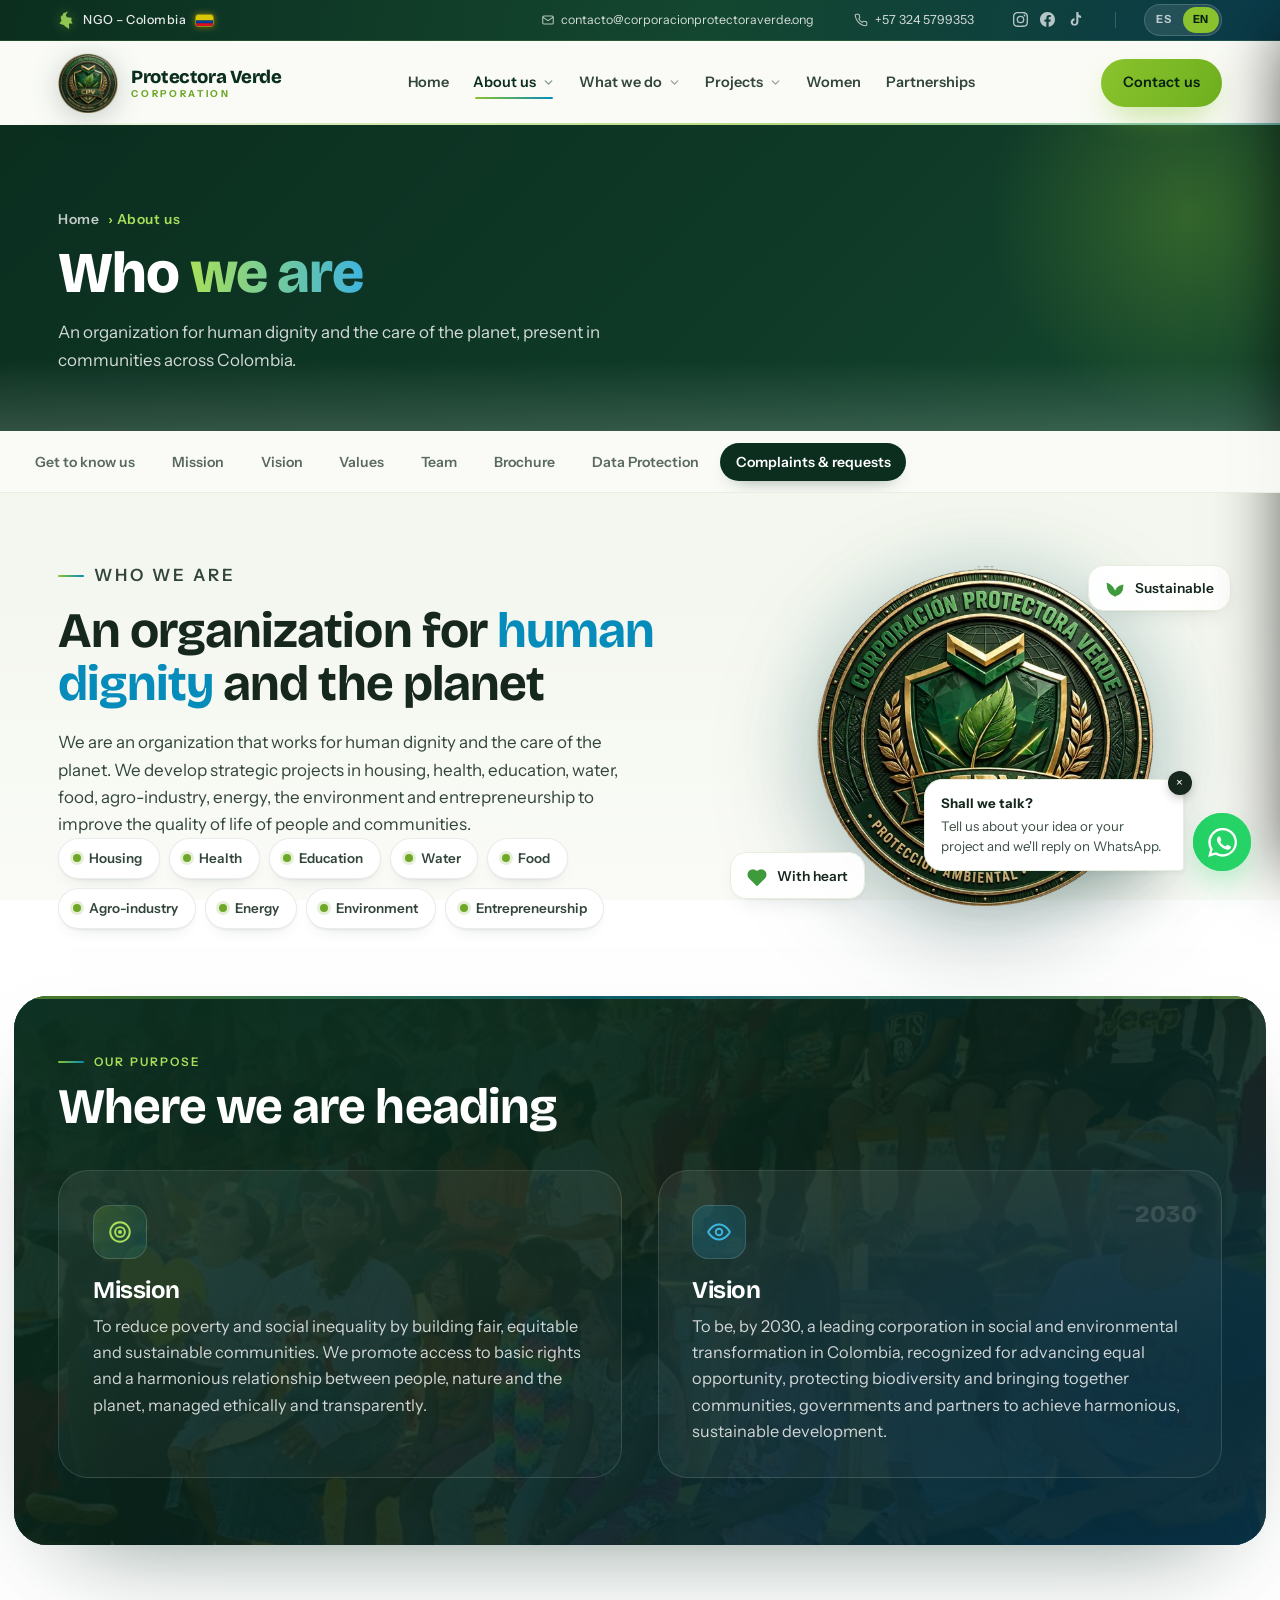
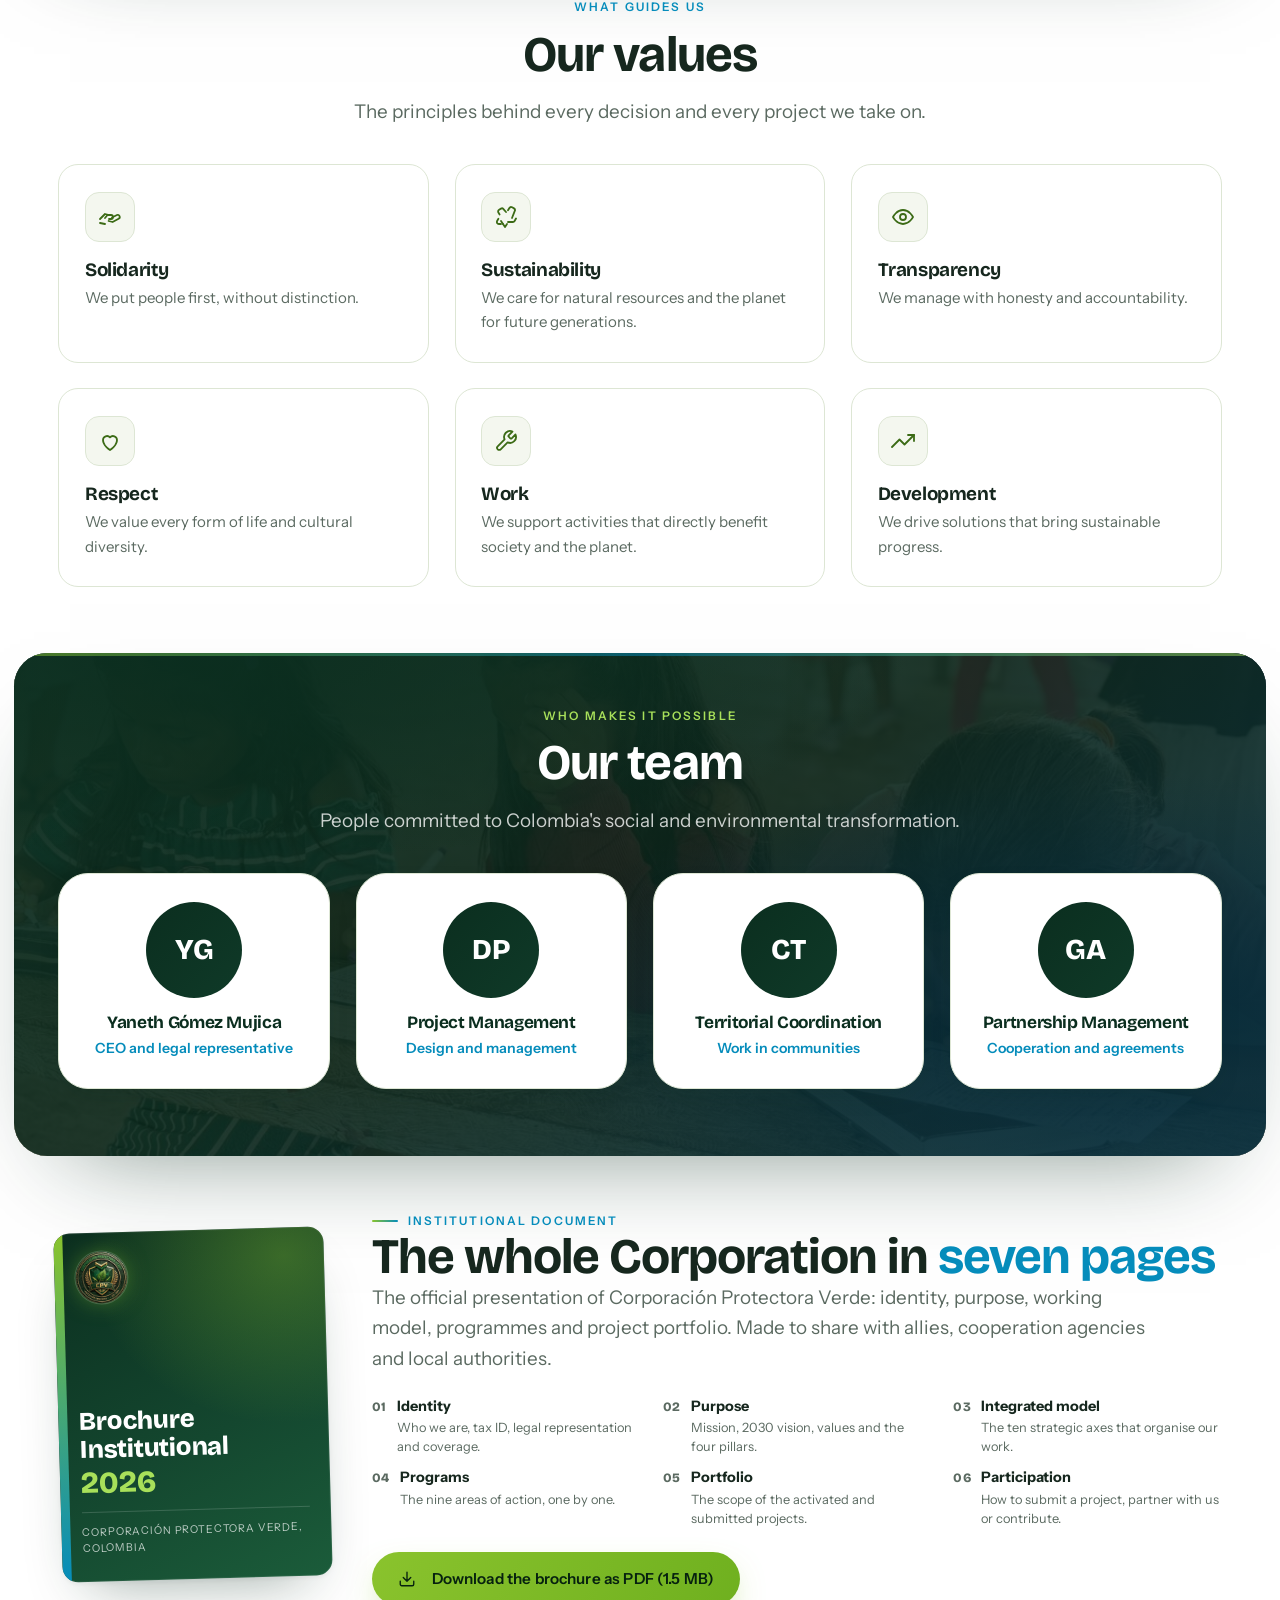
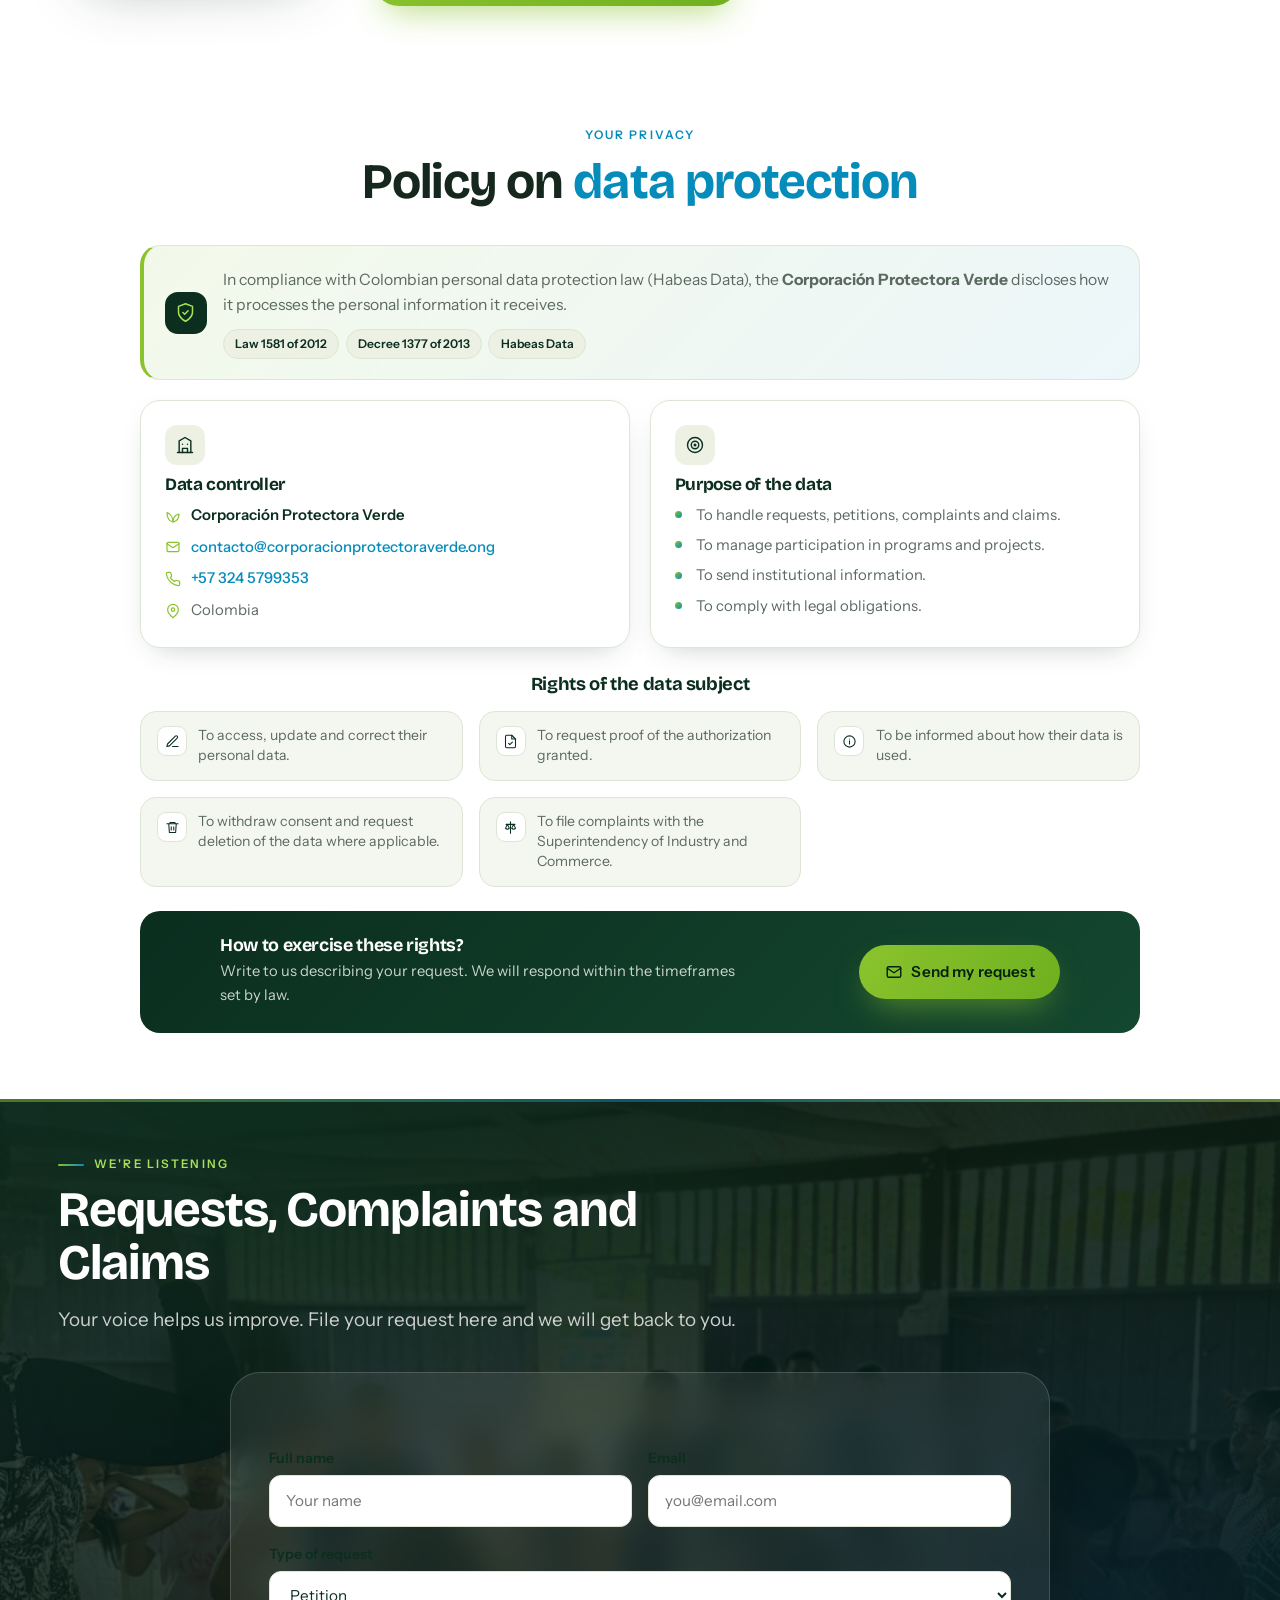
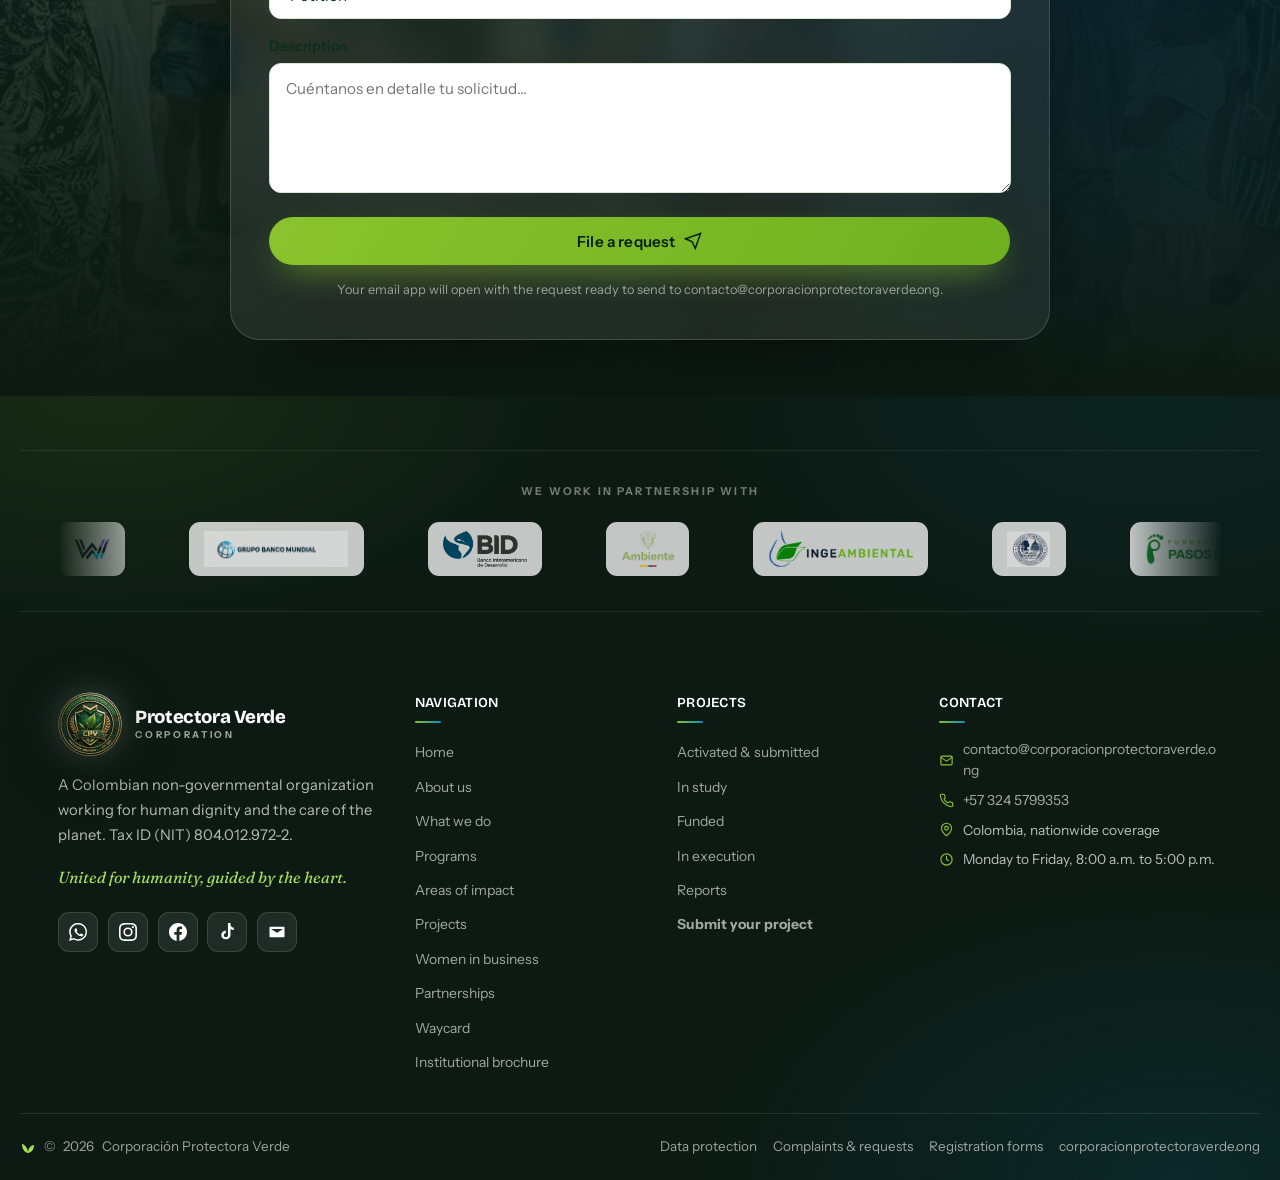
<file: nosotros.html>
<!DOCTYPE html>
<html lang="es">
<head>
<meta charset="UTF-8"/>
<meta name="viewport" content="width=device-width, initial-scale=1"/>
<meta http-equiv="Cache-Control" content="no-cache, must-revalidate"/>
<title>Nosotros | Corporación Protectora Verde</title>
<meta name="description" content="Conoce a la Corporación Protectora Verde: misión, visión, valores, equipo, protección de datos y PQR."/>
<meta name="theme-color" content="#0B2E1F"/>
<!-- Vista previa al compartir. La imagen va en JPEG y con URL absoluta:
     WhatsApp no renderiza WebP ni rutas relativas, y por eso el enlace
     salía sin logo desde que el emblema pasó a WebP. -->
<meta property="og:type" content="website"/>
<meta property="og:site_name" content="Corporación Protectora Verde"/>
<meta property="og:locale" content="es_CO"/>
<meta property="og:url" content="https://www.corporacionprotectoraverde.ong/nosotros.html"/>
<meta property="og:title" content="Nosotros | Corporación Protectora Verde"/>
<meta property="og:description" content="Conoce a la Corporación Protectora Verde: misión, visión, valores, equipo, protección de datos y PQR."/>
<meta property="og:image" content="https://www.corporacionprotectoraverde.ong/img/og-corpoverde.jpg"/>
<meta property="og:image:secure_url" content="https://www.corporacionprotectoraverde.ong/img/og-corpoverde.jpg"/>
<meta property="og:image:type" content="image/jpeg"/>
<meta property="og:image:width" content="1200"/>
<meta property="og:image:height" content="630"/>
<meta property="og:image:alt" content="Emblema de la Corporación Protectora Verde sobre fondo verde, con el lema Unidos por la humanidad, guiados por el corazón"/>
<meta name="twitter:card" content="summary_large_image"/>
<meta name="twitter:title" content="Nosotros | Corporación Protectora Verde"/>
<meta name="twitter:description" content="Conoce a la Corporación Protectora Verde: misión, visión, valores, equipo, protección de datos y PQR."/>
<meta name="twitter:image" content="https://www.corporacionprotectoraverde.ong/img/og-corpoverde.jpg"/>
<meta name="twitter:image:alt" content="Emblema de la Corporación Protectora Verde sobre fondo verde, con el lema Unidos por la humanidad, guiados por el corazón"/>
<link rel="canonical" href="https://www.corporacionprotectoraverde.ong/nosotros.html"/>
<link rel="icon" href="img/logo.png?v=1fbf88b2" type="image/png"/>
<link rel="preconnect" href="https://fonts.googleapis.com"/>
<link rel="preconnect" href="https://fonts.gstatic.com" crossorigin/>
<link href="https://fonts.googleapis.com/css2?family=Bricolage+Grotesque:opsz,wght@12..96,500;12..96,600;12..96,700;12..96,800&family=Fraunces:ital,opsz,wght@1,9..144,400;1,9..144,500;1,9..144,600&family=Instrument+Sans:wght@400;500;600&display=swap" rel="stylesheet"/>
<link rel="stylesheet" href="css/styles.css?v=1fbf88b2"/>
<link rel="stylesheet" href="css/rediseno.css?v=1fbf88b2"/>
</head>
<body class="cargando">
<div class="loader" id="loader" role="status" aria-live="polite">
  <div class="loader-in">
    <div class="loader-mark"><img src="img/logo.webp?v=1fbf88b2" alt=""/></div>
    <p class="loader-word">Corporación Protectora Verde<span>Unidos por la humanidad</span></p>
    <div class="loader-bar"><i></i></div>
  </div>
</div>
<div class="progreso" id="progreso"></div>

<div class="topbar">
  <div class="wrap">
    <span class="tb-left"><svg class="co-mapa" viewBox="0 0 22 26" aria-hidden="true"><path d="M12.66 0.70C12.49 0.66,12.19 0.90,11.93 1.09C11.67 1.27,11.25 1.85,10.83 2.04C10.41 2.24,9.34 2.39,8.94 2.48C8.55 2.57,8.27 2.53,7.99 2.70C7.72 2.88,7.13 3.41,6.97 3.73C6.80 4.05,6.85 4.77,6.82 4.98C6.79 5.18,6.80 5.16,6.75 5.20C6.70 5.24,6.63 5.16,6.48 5.27C6.34 5.38,5.87 5.79,5.69 6.00C5.52 6.22,5.27 6.66,5.21 6.81C5.15 6.97,5.31 7.02,5.24 7.10C5.17 7.19,4.81 7.48,4.70 7.40C4.59 7.31,4.49 6.65,4.43 6.49C4.38 6.33,4.42 5.96,4.32 6.25C4.22 6.55,3.74 8.07,3.73 8.57C3.72 9.08,4.21 9.53,4.26 9.86C4.31 10.20,4.01 10.47,4.07 10.95C4.13 11.43,4.77 12.70,4.70 13.30C4.62 13.90,3.88 14.79,3.53 15.22C3.17 15.65,2.33 16.10,2.18 16.35C2.03 16.60,2.19 16.81,2.43 17.01C2.67 17.21,3.55 17.58,3.91 17.78C4.27 17.97,4.57 18.28,4.99 18.41C5.41 18.54,6.46 18.58,6.89 18.70C7.33 18.82,7.66 18.92,8.09 19.27C8.53 19.62,9.40 20.72,9.97 21.20C10.54 21.67,11.57 22.25,12.16 22.66C12.76 23.08,13.79 23.78,14.21 24.13C14.64 24.48,15.03 25.69,15.18 25.17C15.33 24.66,15.29 21.58,15.31 20.46C15.33 19.34,14.70 17.61,15.31 17.16C15.92 16.71,19.11 17.43,19.67 17.23C20.24 17.04,19.48 16.18,19.34 15.77C19.20 15.35,18.83 14.69,18.68 14.30C18.53 13.91,18.23 13.59,18.24 12.98C18.25 12.36,18.79 10.42,18.72 9.91C18.65 9.39,18.28 9.46,17.73 9.31C17.18 9.15,15.37 8.89,14.80 8.79C14.23 8.69,13.96 8.62,13.63 8.60C13.30 8.58,12.70 8.71,12.46 8.65C12.21 8.58,12.01 8.33,11.87 8.13C11.74 7.94,11.67 7.58,11.51 7.25C11.34 6.92,10.75 6.07,10.70 5.78C10.65 5.50,11.02 5.50,11.14 5.20C11.26 4.89,11.43 3.93,11.58 3.58C11.73 3.23,12.01 2.93,12.24 2.70C12.46 2.47,13.06 2.15,13.19 1.97C13.32 1.78,13.26 1.56,13.19 1.38C13.12 1.20,12.84 0.75,12.66 0.70Z"/></svg> ONG &ndash; Colombia<span class="co-bandera" aria-hidden="true"><svg viewBox="0 0 18 12" preserveAspectRatio="none"><rect width="18" height="6" fill="#FCD116"/><rect y="6" width="18" height="3" fill="#003893"/><rect y="9" width="18" height="3" fill="#CE1126"/></svg></span></span>
    <span class="tb-right">
      <a class="tb-mail" href="mailto:contacto@corporacionprotectoraverde.ong"><svg viewBox="0 0 24 24" fill="none" stroke="currentColor" stroke-width="1.8"><rect x="3" y="5" width="18" height="14" rx="2"/><path d="m3 7 9 6 9-6"/></svg><span>contacto@corporacionprotectoraverde.ong</span></a>
      <a class="tb-tel" href="tel:+573245799353"><svg viewBox="0 0 24 24" fill="none" stroke="currentColor" stroke-width="1.8"><path d="M22 16.9v3a2 2 0 0 1-2.2 2 19.8 19.8 0 0 1-8.6-3.1 19.5 19.5 0 0 1-6-6 19.8 19.8 0 0 1-3.1-8.7A2 2 0 0 1 4.1 2h3a2 2 0 0 1 2 1.7c.1 1 .4 1.9.7 2.8a2 2 0 0 1-.5 2.1L8.1 9.9a16 16 0 0 0 6 6l1.3-1.3a2 2 0 0 1 2.1-.4c.9.3 1.8.5 2.8.6a2 2 0 0 1 1.7 2Z"/></svg><span>+57 324 5799353</span></a>
      <span class="tb-redes"><a href="https://www.instagram.com/corpoprotecotraverde" target="_blank" rel="noopener" aria-label="Instagram"><svg viewBox="0 0 24 24" aria-hidden="true"><path d="M12 2.16c3.2 0 3.58.01 4.85.07 1.17.05 1.8.25 2.23.41.56.22.96.48 1.38.9.42.42.68.82.9 1.38.16.42.36 1.06.41 2.23.06 1.27.07 1.65.07 4.85s-.01 3.58-.07 4.85c-.06 1.17-.26 1.8-.42 2.23-.22.56-.48.96-.9 1.38-.42.42-.82.68-1.38.9-.42.16-1.07.36-2.24.41-1.27.06-1.65.07-4.86.07s-3.59-.02-4.86-.07c-1.17-.06-1.82-.26-2.24-.42-.57-.22-.96-.48-1.38-.9-.42-.42-.69-.82-.9-1.38-.17-.42-.36-1.07-.42-2.24-.05-1.26-.06-1.65-.06-4.84 0-3.2.02-3.59.06-4.86.06-1.17.26-1.81.42-2.23.21-.57.48-.96.9-1.38.42-.42.81-.69 1.38-.9.42-.17 1.05-.36 2.22-.42 1.28-.05 1.65-.06 4.86-.06ZM12 0C8.74 0 8.33.02 7.05.07c-1.28.06-2.15.26-2.91.56-.79.3-1.46.72-2.13 1.38C1.35 2.68.93 3.35.63 4.14c-.3.76-.5 1.63-.56 2.91C.01 8.33 0 8.74 0 12s.02 3.67.07 4.95c.06 1.28.26 2.15.56 2.91.31.79.72 1.46 1.38 2.13.67.67 1.34 1.08 2.13 1.38.76.3 1.64.5 2.91.56C8.33 23.99 8.74 24 12 24s3.67-.02 4.95-.07c1.28-.06 2.15-.26 2.91-.56.79-.31 1.46-.72 2.13-1.38.67-.67 1.08-1.34 1.38-2.13.3-.76.5-1.64.56-2.91.06-1.28.07-1.69.07-4.95s-.02-3.67-.07-4.95c-.06-1.28-.26-2.15-.56-2.91-.31-.79-.72-1.46-1.38-2.13C21.32 1.35 20.65.93 19.86.63c-.76-.3-1.64-.5-2.91-.56C15.67.01 15.26 0 12 0Z"/><path d="M12 5.84a6.16 6.16 0 1 0 0 12.32 6.16 6.16 0 0 0 0-12.32ZM12 16a4 4 0 1 1 0-8 4 4 0 0 1 0 8Z"/><circle cx="18.41" cy="5.6" r="1.44"/></svg></a><a href="https://www.facebook.com/61595279382591" target="_blank" rel="noopener" aria-label="Facebook"><svg viewBox="0 0 24 24" aria-hidden="true"><path d="M24 12.07C24 5.45 18.63.07 12 .07S0 5.45 0 12.07c0 5.99 4.39 10.95 10.13 11.86v-8.39H7.08v-3.47h3.05V9.43c0-3.01 1.79-4.67 4.53-4.67 1.31 0 2.69.24 2.69.24v2.95h-1.51c-1.49 0-1.96.93-1.96 1.88v2.25h3.33l-.53 3.47h-2.8v8.39C19.61 23.03 24 18.06 24 12.07Z"/></svg></a><a href="https://www.tiktok.com/@corpoprotectoraverde" target="_blank" rel="noopener" aria-label="TikTok"><svg viewBox="0 0 24 24" aria-hidden="true"><path d="M16.6 0h-3.3v16.3a2.8 2.8 0 0 1-2.8 2.7 2.8 2.8 0 0 1-2.8-2.7 2.8 2.8 0 0 1 2.7-2.8v-3.4c-3.4.1-6.1 2.9-6.1 6.2a6.2 6.2 0 0 0 12.3 0V8c1.2.9 2.8 1.4 4.4 1.4V6.1c-2.5-.1-4.4-2.1-4.4-4.6V0Z"/></svg></a></span>
      <span class="tb-sep"></span>
      <span class="lang" id="lang" role="group" aria-label="Idioma / Language">
        <button type="button" data-lang="es" class="on" aria-pressed="true">ES</button>
        <button type="button" data-lang="en" aria-pressed="false">EN</button>
      </span>
    </span>
  </div>
</div>

<header class="header" id="header">
  <div class="wrap nav">
    <a href="index.html" class="brand" aria-label="Inicio | Corporación Protectora Verde">
      <span class="ring"><img src="img/logo.webp?v=1fbf88b2" alt="Corporación Protectora Verde"/></span>
      <span class="bn"><b>Protectora Verde</b><span>Corporación</span></span>
    </a>
    <nav class="menu" id="menu" aria-label="Menú principal">
      <a href="index.html">Inicio</a>
      <span class="has-sub activa"><a href="nosotros.html">Nosotros<svg class="sub-caret" viewBox="0 0 24 24" fill="none" stroke="currentColor" stroke-width="2.4" stroke-linecap="round" stroke-linejoin="round"><path d="m6 9 6 6 6-6"/></svg></a><span class="submenu"><a href="nosotros.html#conocenos"><span class="mm-ic"><svg class="" viewBox="0 0 24 24" fill="none" stroke="currentColor" stroke-width="1.9" stroke-linecap="round" stroke-linejoin="round" aria-hidden="true"><path d="M20.8 6.4a5.5 5.5 0 0 0-7.8 0L12 7.4l-1-1a5.5 5.5 0 0 0-7.8 7.8l8.8 8.8 8.8-8.8a5.5 5.5 0 0 0 0-7.8Z"/></svg></span><span class="mm-tx">Conócenos<small>Quiénes somos y de dónde venimos</small></span></a><a href="nosotros.html#mision"><span class="mm-ic"><svg class="" viewBox="0 0 24 24" fill="none" stroke="currentColor" stroke-width="1.9" stroke-linecap="round" stroke-linejoin="round" aria-hidden="true"><circle cx="12" cy="12" r="9"/><circle cx="12" cy="12" r="5"/><circle cx="12" cy="12" r="1.4"/></svg></span><span class="mm-tx">Misión<small>El propósito que nos mueve</small></span></a><a href="nosotros.html#vision"><span class="mm-ic"><svg class="" viewBox="0 0 24 24" fill="none" stroke="currentColor" stroke-width="1.9" stroke-linecap="round" stroke-linejoin="round" aria-hidden="true"><path d="M2 12s3.6-7 10-7 10 7 10 7-3.6 7-10 7-10-7-10-7Z"/><circle cx="12" cy="12" r="3"/></svg></span><span class="mm-tx">Visión<small>Hacia dónde vamos al 2030</small></span></a><a href="nosotros.html#valores"><span class="mm-ic"><svg class="" viewBox="0 0 24 24" fill="none" stroke="currentColor" stroke-width="1.9" stroke-linecap="round" stroke-linejoin="round" aria-hidden="true"><path d="M12 2 4 5v6c0 5 3.4 9.4 8 11 4.6-1.6 8-6 8-11V5l-8-3Z"/></svg></span><span class="mm-tx">Valores<small>Los principios que nos guían</small></span></a><a href="nosotros.html#equipo"><span class="mm-ic"><svg class="" viewBox="0 0 24 24" fill="none" stroke="currentColor" stroke-width="1.9" stroke-linecap="round" stroke-linejoin="round" aria-hidden="true"><path d="M16 21v-2a4 4 0 0 0-4-4H6a4 4 0 0 0-4 4v2"/><circle cx="9" cy="7" r="4"/><path d="M22 21v-2a4 4 0 0 0-3-3.87"/></svg></span><span class="mm-tx">Equipo de trabajo<small>Las personas detrás de cada proyecto</small></span></a><a href="nosotros.html#proteccion-datos"><span class="mm-ic"><svg class="" viewBox="0 0 24 24" fill="none" stroke="currentColor" stroke-width="1.9" stroke-linecap="round" stroke-linejoin="round" aria-hidden="true"><rect x="4" y="10" width="16" height="11" rx="2"/><path d="M8 10V7a4 4 0 0 1 8 0v3"/></svg></span><span class="mm-tx">Protección de datos<small>Tratamiento de la información</small></span></a><a href="nosotros.html#pqr"><span class="mm-ic"><svg class="" viewBox="0 0 24 24" fill="none" stroke="currentColor" stroke-width="1.9" stroke-linecap="round" stroke-linejoin="round" aria-hidden="true"><path d="M21 15a2 2 0 0 1-2 2H8l-5 4V5a2 2 0 0 1 2-2h14a2 2 0 0 1 2 2Z"/></svg></span><span class="mm-tx">Peticiones, quejas y reclamos<small>Canal de atención ciudadana</small></span></a></span></span>
      <span class="has-sub"><a href="programas.html#que-hacemos">Qué hacemos<svg class="sub-caret" viewBox="0 0 24 24" fill="none" stroke="currentColor" stroke-width="2.4" stroke-linecap="round" stroke-linejoin="round"><path d="m6 9 6 6 6-6"/></svg></a><span class="submenu"><a href="programas.html#que-hacemos"><span class="mm-ic"><svg class="" viewBox="0 0 24 24" fill="none" stroke="currentColor" stroke-width="1.9" stroke-linecap="round" stroke-linejoin="round" aria-hidden="true"><path d="m12 2 9 5-9 5-9-5 9-5Z"/><path d="m3 12 9 5 9-5M3 17l9 5 9-5"/></svg></span><span class="mm-tx">Áreas de acción<small>Los nueve frentes donde trabajamos</small></span></a><a href="programas.html#programas"><span class="mm-ic"><svg class="" viewBox="0 0 24 24" fill="none" stroke="currentColor" stroke-width="1.9" stroke-linecap="round" stroke-linejoin="round" aria-hidden="true"><path d="M12 21C12 12 6 8 3 7c0 9 5 13 9 14Z"/><path d="M12 21c0-7 4-11 9-12 0 7-4 11-9 12Z"/></svg></span><span class="mm-tx">Programas<small>Iniciativas en marcha en el territorio</small></span></a><a href="programas.html#ejes"><span class="mm-ic"><svg class="" viewBox="0 0 24 24" fill="none" stroke="currentColor" stroke-width="1.9" stroke-linecap="round" stroke-linejoin="round" aria-hidden="true"><path d="M12 2v4M12 18v4M4.9 4.9l2.9 2.9M16.2 16.2l2.9 2.9M2 12h4M18 12h4M4.9 19.1l2.9-2.9M16.2 7.8l2.9-2.9"/></svg></span><span class="mm-tx">Ejes estratégicos<small>Las diez líneas que ordenan el trabajo</small></span></a><a href="programas.html#incidencia"><span class="mm-ic"><svg class="" viewBox="0 0 24 24" fill="none" stroke="currentColor" stroke-width="1.9" stroke-linecap="round" stroke-linejoin="round" aria-hidden="true"><path d="m9 3-6 3v15l6-3 6 3 6-3V3l-6 3-6-3Z"/><path d="M9 3v15M15 6v15"/></svg></span><span class="mm-tx">Zonas de incidencia<small>Mapa interactivo de nuestra presencia</small></span></a><a href="programas.html#territorio"><span class="mm-ic"><svg class="" viewBox="0 0 24 24" fill="none" stroke="currentColor" stroke-width="1.9" stroke-linecap="round" stroke-linejoin="round" aria-hidden="true"><rect x="2" y="6" width="14" height="12" rx="2"/><path d="m16 11 6-3v8l-6-3Z"/></svg></span><span class="mm-tx">En territorio<small>Video y galería de nuestras jornadas</small></span></a></span></span>
      <span class="has-sub"><a href="proyectos.html">Proyectos<svg class="sub-caret" viewBox="0 0 24 24" fill="none" stroke="currentColor" stroke-width="2.4" stroke-linecap="round" stroke-linejoin="round"><path d="m6 9 6 6 6-6"/></svg></a><span class="submenu submenu-2c"><a href="proyectos.html#activados"><span class="mm-ic"><svg class="" viewBox="0 0 24 24" fill="none" stroke="currentColor" stroke-width="1.9" stroke-linecap="round" stroke-linejoin="round" aria-hidden="true"><path d="M3 7a2 2 0 0 1 2-2h4l2 2h8a2 2 0 0 1 2 2v9a2 2 0 0 1-2 2H5a2 2 0 0 1-2-2Z"/></svg></span><span class="mm-tx">Activados presentados<small>Portafolio completo con buscador</small></span></a><a href="proyectos.html#estudio"><span class="mm-ic"><svg class="" viewBox="0 0 24 24" fill="none" stroke="currentColor" stroke-width="1.9" stroke-linecap="round" stroke-linejoin="round" aria-hidden="true"><circle cx="11" cy="11" r="7"/><path d="m20 20-3.5-3.5"/></svg></span><span class="mm-tx">Estudio<small>En formulación y estructuración</small></span></a><a href="proyectos.html#viables"><span class="mm-ic"><svg class="" viewBox="0 0 24 24" fill="none" stroke="currentColor" stroke-width="1.9" stroke-linecap="round" stroke-linejoin="round" aria-hidden="true"><path d="M22 11.1V12a10 10 0 1 1-5.9-9.1"/><path d="M22 4 12 14l-3-3"/></svg></span><span class="mm-tx">Viables<small>Con concepto técnico favorable</small></span></a><a href="proyectos.html#aprobados"><span class="mm-ic"><svg class="" viewBox="0 0 24 24" fill="none" stroke="currentColor" stroke-width="1.9" stroke-linecap="round" stroke-linejoin="round" aria-hidden="true"><path d="M9 12h6M12 3v4"/><rect x="3" y="7" width="18" height="14" rx="2"/></svg></span><span class="mm-tx">Aprobados<small>Avalados por la entidad competente</small></span></a><a href="proyectos.html#financiados"><span class="mm-ic"><svg class="" viewBox="0 0 24 24" fill="none" stroke="currentColor" stroke-width="1.9" stroke-linecap="round" stroke-linejoin="round" aria-hidden="true"><rect x="2" y="6" width="20" height="12" rx="2"/><circle cx="12" cy="12" r="2.6"/></svg></span><span class="mm-tx">Financiados<small>Con recursos asegurados</small></span></a><a href="proyectos.html#ejecucion"><span class="mm-ic"><svg class="" viewBox="0 0 24 24" fill="none" stroke="currentColor" stroke-width="1.9" stroke-linecap="round" stroke-linejoin="round" aria-hidden="true"><circle cx="12" cy="12" r="3"/><path d="M19.4 15a1.6 1.6 0 0 0 .3 1.8l.1.1a2 2 0 1 1-2.8 2.8l-.1-.1a1.6 1.6 0 0 0-2.7 1.1V21a2 2 0 1 1-4 0v-.1A1.6 1.6 0 0 0 7 19.4a1.6 1.6 0 0 0-1.8.3l-.1.1a2 2 0 1 1-2.8-2.8l.1-.1A1.6 1.6 0 0 0 3 14.1H3a2 2 0 1 1 0-4h.1A1.6 1.6 0 0 0 4.6 7a1.6 1.6 0 0 0-.3-1.8l-.1-.1a2 2 0 1 1 2.8-2.8l.1.1A1.6 1.6 0 0 0 9 3h.1a2 2 0 1 1 4 0V3a1.6 1.6 0 0 0 2.7 1.1l.1-.1a2 2 0 1 1 2.8 2.8l-.1.1a1.6 1.6 0 0 0 1.1 2.7H21a2 2 0 1 1 0 4h-.1a1.6 1.6 0 0 0-1.5 1.4Z"/></svg></span><span class="mm-tx">Ejecución<small>Obras y actividades en marcha</small></span></a><a href="proyectos.html#supervision"><span class="mm-ic"><svg class="" viewBox="0 0 24 24" fill="none" stroke="currentColor" stroke-width="1.9" stroke-linecap="round" stroke-linejoin="round" aria-hidden="true"><path d="M2 12s3.6-7 10-7 10 7 10 7-3.6 7-10 7-10-7-10-7Z"/><circle cx="12" cy="12" r="2.6"/></svg></span><span class="mm-tx">Supervisión<small>Seguimiento e interventoría</small></span></a><a href="proyectos.html#ejecutados"><span class="mm-ic"><svg class="" viewBox="0 0 24 24" fill="none" stroke="currentColor" stroke-width="1.9" stroke-linecap="round" stroke-linejoin="round" aria-hidden="true"><path d="M4 22V4M4 4h13l-2 4 2 4H4"/></svg></span><span class="mm-tx">Ejecutados<small>Proyectos entregados y cerrados</small></span></a><a href="proyectos.html#informes"><span class="mm-ic"><svg class="" viewBox="0 0 24 24" fill="none" stroke="currentColor" stroke-width="1.9" stroke-linecap="round" stroke-linejoin="round" aria-hidden="true"><path d="M14 2H6a2 2 0 0 0-2 2v16a2 2 0 0 0 2 2h12a2 2 0 0 0 2-2V8l-6-6Z"/><path d="M14 2v6h6M9 14h6M9 18h4"/></svg></span><span class="mm-tx">Informes<small>Rendición de cuentas y resultados</small></span></a><a class="mm-pie" href="presentar-proyecto.html"><span>Presenta tu proyecto y descarga los formatos de registro</span><svg class="" viewBox="0 0 24 24" fill="none" stroke="currentColor" stroke-width="1.9" stroke-linecap="round" stroke-linejoin="round" aria-hidden="true"><path d="M21 15v4a2 2 0 0 1-2 2H5a2 2 0 0 1-2-2v-4"/><path d="m7 10 5 5 5-5M12 15V3"/></svg></a></span></span>
      <a href="mujeres.html">Mujeres</a>
      <a href="alianzas.html">Alianzas</a>
    </nav>
    <div class="nav-cta">
      <a href="index.html#contacto" class="btn btn-primary">Contáctanos</a>
      <button class="burger" id="burger" aria-label="Abrir menú" aria-expanded="false" aria-controls="drawer"><span></span></button>
    </div>
  </div>
</header>

<aside class="drawer" id="drawer" aria-hidden="true" aria-label="Menú">
  <div class="drawer-head"><img src="img/logo.webp?v=1fbf88b2" alt=""/><span><b>Protectora Verde</b><span>Corporación</span></span></div>
  <a href="index.html">Inicio</a>
  <div class="dgroup"><span>Nosotros</span><a href="nosotros.html#conocenos"><span class="dg-ic"><svg viewBox="0 0 24 24" fill="none" stroke="currentColor" stroke-width="1.9" stroke-linecap="round" stroke-linejoin="round" aria-hidden="true"><path d="M20.8 6.4a5.5 5.5 0 0 0-7.8 0L12 7.4l-1-1a5.5 5.5 0 0 0-7.8 7.8l8.8 8.8 8.8-8.8a5.5 5.5 0 0 0 0-7.8Z"/></svg></span>Conócenos</a><a href="nosotros.html#mision"><span class="dg-ic"><svg viewBox="0 0 24 24" fill="none" stroke="currentColor" stroke-width="1.9" stroke-linecap="round" stroke-linejoin="round" aria-hidden="true"><circle cx="12" cy="12" r="9"/><circle cx="12" cy="12" r="5"/><circle cx="12" cy="12" r="1.4"/></svg></span>Misión</a><a href="nosotros.html#vision"><span class="dg-ic"><svg viewBox="0 0 24 24" fill="none" stroke="currentColor" stroke-width="1.9" stroke-linecap="round" stroke-linejoin="round" aria-hidden="true"><path d="M2 12s3.6-7 10-7 10 7 10 7-3.6 7-10 7-10-7-10-7Z"/><circle cx="12" cy="12" r="3"/></svg></span>Visión</a><a href="nosotros.html#valores"><span class="dg-ic"><svg viewBox="0 0 24 24" fill="none" stroke="currentColor" stroke-width="1.9" stroke-linecap="round" stroke-linejoin="round" aria-hidden="true"><path d="M12 2 4 5v6c0 5 3.4 9.4 8 11 4.6-1.6 8-6 8-11V5l-8-3Z"/></svg></span>Valores</a><a href="nosotros.html#equipo"><span class="dg-ic"><svg viewBox="0 0 24 24" fill="none" stroke="currentColor" stroke-width="1.9" stroke-linecap="round" stroke-linejoin="round" aria-hidden="true"><path d="M16 21v-2a4 4 0 0 0-4-4H6a4 4 0 0 0-4 4v2"/><circle cx="9" cy="7" r="4"/><path d="M22 21v-2a4 4 0 0 0-3-3.87"/></svg></span>Equipo de trabajo</a><a href="nosotros.html#proteccion-datos"><span class="dg-ic"><svg viewBox="0 0 24 24" fill="none" stroke="currentColor" stroke-width="1.9" stroke-linecap="round" stroke-linejoin="round" aria-hidden="true"><rect x="4" y="10" width="16" height="11" rx="2"/><path d="M8 10V7a4 4 0 0 1 8 0v3"/></svg></span>Protección de datos</a><a href="nosotros.html#pqr"><span class="dg-ic"><svg viewBox="0 0 24 24" fill="none" stroke="currentColor" stroke-width="1.9" stroke-linecap="round" stroke-linejoin="round" aria-hidden="true"><path d="M21 15a2 2 0 0 1-2 2H8l-5 4V5a2 2 0 0 1 2-2h14a2 2 0 0 1 2 2Z"/></svg></span>Quejas y reclamos</a></div>
  <div class="dgroup"><span>Qué hacemos</span><a href="programas.html#que-hacemos"><span class="dg-ic"><svg viewBox="0 0 24 24" fill="none" stroke="currentColor" stroke-width="1.9" stroke-linecap="round" stroke-linejoin="round" aria-hidden="true"><path d="m12 2 9 5-9 5-9-5 9-5Z"/><path d="m3 12 9 5 9-5M3 17l9 5 9-5"/></svg></span>Áreas de acción</a><a href="programas.html#programas"><span class="dg-ic"><svg viewBox="0 0 24 24" fill="none" stroke="currentColor" stroke-width="1.9" stroke-linecap="round" stroke-linejoin="round" aria-hidden="true"><path d="M12 21C12 12 6 8 3 7c0 9 5 13 9 14Z"/><path d="M12 21c0-7 4-11 9-12 0 7-4 11-9 12Z"/></svg></span>Programas</a><a href="programas.html#ejes"><span class="dg-ic"><svg viewBox="0 0 24 24" fill="none" stroke="currentColor" stroke-width="1.9" stroke-linecap="round" stroke-linejoin="round" aria-hidden="true"><path d="M12 2v4M12 18v4M4.9 4.9l2.9 2.9M16.2 16.2l2.9 2.9M2 12h4M18 12h4M4.9 19.1l2.9-2.9M16.2 7.8l2.9-2.9"/></svg></span>Ejes estratégicos</a><a href="programas.html#incidencia"><span class="dg-ic"><svg viewBox="0 0 24 24" fill="none" stroke="currentColor" stroke-width="1.9" stroke-linecap="round" stroke-linejoin="round" aria-hidden="true"><path d="m9 3-6 3v15l6-3 6 3 6-3V3l-6 3-6-3Z"/><path d="M9 3v15M15 6v15"/></svg></span>Zonas de incidencia</a><a href="programas.html#territorio"><span class="dg-ic"><svg viewBox="0 0 24 24" fill="none" stroke="currentColor" stroke-width="1.9" stroke-linecap="round" stroke-linejoin="round" aria-hidden="true"><rect x="2" y="6" width="14" height="12" rx="2"/><path d="m16 11 6-3v8l-6-3Z"/></svg></span>En territorio</a></div>
  <div class="dgroup"><span>Proyectos</span><a href="proyectos.html#activados"><span class="dg-ic"><svg viewBox="0 0 24 24" fill="none" stroke="currentColor" stroke-width="1.9" stroke-linecap="round" stroke-linejoin="round" aria-hidden="true"><path d="M3 7a2 2 0 0 1 2-2h4l2 2h8a2 2 0 0 1 2 2v9a2 2 0 0 1-2 2H5a2 2 0 0 1-2-2Z"/></svg></span>Activados presentados</a><a href="proyectos.html#estudio"><span class="dg-ic"><svg viewBox="0 0 24 24" fill="none" stroke="currentColor" stroke-width="1.9" stroke-linecap="round" stroke-linejoin="round" aria-hidden="true"><circle cx="11" cy="11" r="7"/><path d="m20 20-3.5-3.5"/></svg></span>Estudio</a><a href="proyectos.html#viables"><span class="dg-ic"><svg viewBox="0 0 24 24" fill="none" stroke="currentColor" stroke-width="1.9" stroke-linecap="round" stroke-linejoin="round" aria-hidden="true"><path d="M22 11.1V12a10 10 0 1 1-5.9-9.1"/><path d="M22 4 12 14l-3-3"/></svg></span>Viables</a><a href="proyectos.html#aprobados"><span class="dg-ic"><svg viewBox="0 0 24 24" fill="none" stroke="currentColor" stroke-width="1.9" stroke-linecap="round" stroke-linejoin="round" aria-hidden="true"><path d="M9 12h6M12 3v4"/><rect x="3" y="7" width="18" height="14" rx="2"/></svg></span>Aprobados</a><a href="proyectos.html#financiados"><span class="dg-ic"><svg viewBox="0 0 24 24" fill="none" stroke="currentColor" stroke-width="1.9" stroke-linecap="round" stroke-linejoin="round" aria-hidden="true"><rect x="2" y="6" width="20" height="12" rx="2"/><circle cx="12" cy="12" r="2.6"/></svg></span>Financiados</a><a href="proyectos.html#ejecucion"><span class="dg-ic"><svg viewBox="0 0 24 24" fill="none" stroke="currentColor" stroke-width="1.9" stroke-linecap="round" stroke-linejoin="round" aria-hidden="true"><circle cx="12" cy="12" r="3"/><path d="M19.4 15a1.6 1.6 0 0 0 .3 1.8l.1.1a2 2 0 1 1-2.8 2.8l-.1-.1a1.6 1.6 0 0 0-2.7 1.1V21a2 2 0 1 1-4 0v-.1A1.6 1.6 0 0 0 7 19.4a1.6 1.6 0 0 0-1.8.3l-.1.1a2 2 0 1 1-2.8-2.8l.1-.1A1.6 1.6 0 0 0 3 14.1H3a2 2 0 1 1 0-4h.1A1.6 1.6 0 0 0 4.6 7a1.6 1.6 0 0 0-.3-1.8l-.1-.1a2 2 0 1 1 2.8-2.8l.1.1A1.6 1.6 0 0 0 9 3h.1a2 2 0 1 1 4 0V3a1.6 1.6 0 0 0 2.7 1.1l.1-.1a2 2 0 1 1 2.8 2.8l-.1.1a1.6 1.6 0 0 0 1.1 2.7H21a2 2 0 1 1 0 4h-.1a1.6 1.6 0 0 0-1.5 1.4Z"/></svg></span>Ejecución</a><a href="proyectos.html#supervision"><span class="dg-ic"><svg viewBox="0 0 24 24" fill="none" stroke="currentColor" stroke-width="1.9" stroke-linecap="round" stroke-linejoin="round" aria-hidden="true"><path d="M2 12s3.6-7 10-7 10 7 10 7-3.6 7-10 7-10-7-10-7Z"/><circle cx="12" cy="12" r="2.6"/></svg></span>Supervisión</a><a href="proyectos.html#ejecutados"><span class="dg-ic"><svg viewBox="0 0 24 24" fill="none" stroke="currentColor" stroke-width="1.9" stroke-linecap="round" stroke-linejoin="round" aria-hidden="true"><path d="M4 22V4M4 4h13l-2 4 2 4H4"/></svg></span>Ejecutados</a><a href="proyectos.html#informes"><span class="dg-ic"><svg viewBox="0 0 24 24" fill="none" stroke="currentColor" stroke-width="1.9" stroke-linecap="round" stroke-linejoin="round" aria-hidden="true"><path d="M14 2H6a2 2 0 0 0-2 2v16a2 2 0 0 0 2 2h12a2 2 0 0 0 2-2V8l-6-6Z"/><path d="M14 2v6h6M9 14h6M9 18h4"/></svg></span>Informes</a><a href="presentar-proyecto.html"><span class="dg-ic"><svg viewBox="0 0 24 24" fill="none" stroke="currentColor" stroke-width="1.9" stroke-linecap="round" stroke-linejoin="round" aria-hidden="true"><path d="M21 15v4a2 2 0 0 1-2 2H5a2 2 0 0 1-2-2v-4"/><path d="m7 10 5 5 5-5M12 15V3"/></svg></span>Presenta tu proyecto</a></div>
  <a href="mujeres.html"><span class="dg-ic"><svg viewBox="0 0 24 24" fill="none" stroke="currentColor" stroke-width="1.9" stroke-linecap="round" stroke-linejoin="round" aria-hidden="true"><path d="M12 3v4M12 17v4M3 12h4M17 12h4M5.6 5.6l2.8 2.8M15.6 15.6l2.8 2.8M18.4 5.6l-2.8 2.8M8.4 15.6l-2.8 2.8"/></svg></span>Mujeres que emprenden</a>
  <a href="alianzas.html">Alianzas</a>
  <a href="alianzas.html#waycard"><span class="dg-ic"><svg viewBox="0 0 24 24" fill="none" stroke="currentColor" stroke-width="1.9" stroke-linecap="round" stroke-linejoin="round" aria-hidden="true"><rect x="2" y="5" width="20" height="14" rx="2.5"/><path d="M2 10h20"/></svg></span>Waycard</a>
  <a href="presentar-proyecto.html">Presenta tu proyecto</a>
  <a href="index.html#contacto" class="btn btn-primary">Contáctanos</a>
  <div class="drawer-redes"><span>Síguenos</span><span class="dr-iconos"><a href="https://www.instagram.com/corpoprotecotraverde" target="_blank" rel="noopener" aria-label="Instagram"><svg viewBox="0 0 24 24" aria-hidden="true"><path d="M12 2.16c3.2 0 3.58.01 4.85.07 1.17.05 1.8.25 2.23.41.56.22.96.48 1.38.9.42.42.68.82.9 1.38.16.42.36 1.06.41 2.23.06 1.27.07 1.65.07 4.85s-.01 3.58-.07 4.85c-.06 1.17-.26 1.8-.42 2.23-.22.56-.48.96-.9 1.38-.42.42-.82.68-1.38.9-.42.16-1.07.36-2.24.41-1.27.06-1.65.07-4.86.07s-3.59-.02-4.86-.07c-1.17-.06-1.82-.26-2.24-.42-.57-.22-.96-.48-1.38-.9-.42-.42-.69-.82-.9-1.38-.17-.42-.36-1.07-.42-2.24-.05-1.26-.06-1.65-.06-4.84 0-3.2.02-3.59.06-4.86.06-1.17.26-1.81.42-2.23.21-.57.48-.96.9-1.38.42-.42.81-.69 1.38-.9.42-.17 1.05-.36 2.22-.42 1.28-.05 1.65-.06 4.86-.06ZM12 0C8.74 0 8.33.02 7.05.07c-1.28.06-2.15.26-2.91.56-.79.3-1.46.72-2.13 1.38C1.35 2.68.93 3.35.63 4.14c-.3.76-.5 1.63-.56 2.91C.01 8.33 0 8.74 0 12s.02 3.67.07 4.95c.06 1.28.26 2.15.56 2.91.31.79.72 1.46 1.38 2.13.67.67 1.34 1.08 2.13 1.38.76.3 1.64.5 2.91.56C8.33 23.99 8.74 24 12 24s3.67-.02 4.95-.07c1.28-.06 2.15-.26 2.91-.56.79-.31 1.46-.72 2.13-1.38.67-.67 1.08-1.34 1.38-2.13.3-.76.5-1.64.56-2.91.06-1.28.07-1.69.07-4.95s-.02-3.67-.07-4.95c-.06-1.28-.26-2.15-.56-2.91-.31-.79-.72-1.46-1.38-2.13C21.32 1.35 20.65.93 19.86.63c-.76-.3-1.64-.5-2.91-.56C15.67.01 15.26 0 12 0Z"/><path d="M12 5.84a6.16 6.16 0 1 0 0 12.32 6.16 6.16 0 0 0 0-12.32ZM12 16a4 4 0 1 1 0-8 4 4 0 0 1 0 8Z"/><circle cx="18.41" cy="5.6" r="1.44"/></svg></a><a href="https://www.facebook.com/61595279382591" target="_blank" rel="noopener" aria-label="Facebook"><svg viewBox="0 0 24 24" aria-hidden="true"><path d="M24 12.07C24 5.45 18.63.07 12 .07S0 5.45 0 12.07c0 5.99 4.39 10.95 10.13 11.86v-8.39H7.08v-3.47h3.05V9.43c0-3.01 1.79-4.67 4.53-4.67 1.31 0 2.69.24 2.69.24v2.95h-1.51c-1.49 0-1.96.93-1.96 1.88v2.25h3.33l-.53 3.47h-2.8v8.39C19.61 23.03 24 18.06 24 12.07Z"/></svg></a><a href="https://www.tiktok.com/@corpoprotectoraverde" target="_blank" rel="noopener" aria-label="TikTok"><svg viewBox="0 0 24 24" aria-hidden="true"><path d="M16.6 0h-3.3v16.3a2.8 2.8 0 0 1-2.8 2.7 2.8 2.8 0 0 1-2.8-2.7 2.8 2.8 0 0 1 2.7-2.8v-3.4c-3.4.1-6.1 2.9-6.1 6.2a6.2 6.2 0 0 0 12.3 0V8c1.2.9 2.8 1.4 4.4 1.4V6.1c-2.5-.1-4.4-2.1-4.4-4.6V0Z"/></svg></a></span></div>
  <div class="drawer-lang"><span>Idioma / Language</span><span class="lang" data-lang-clone><button type="button" data-lang="es" class="on">ES</button><button type="button" data-lang="en">EN</button></span></div>
</aside>
<div class="scrim" id="scrim"></div>

<section class="subhero">
  <div class="wrap">
    <div class="crumb"><a href="index.html">Inicio</a> › Nosotros</div>
    <h1>Quiénes <span class="accent">somos</span></h1>
    <p>Una organización por la dignidad humana y el cuidado del planeta, con presencia en las comunidades de Colombia.</p>
  </div>
</section>
<div class="subnav"><div class="wrap"><a href="#conocenos">Conócenos</a><a href="#mision">Misión</a><a href="#vision">Visión</a><a href="#valores">Valores</a><a href="#equipo">Equipo</a><a href="#brochure">Brochure</a><a href="#proteccion-datos">Protección de Datos</a><a href="#pqr">PQR</a></div></div><section class="sec" id="conocenos">
  <div class="wrap about">
    <div class="about-copy">
      <p class="eyebrow reveal">Quiénes somos</p>
      <h2 class="h-sec reveal d1">Una organización por la <span class="accent">dignidad humana</span> y el planeta</h2>
      <p class="reveal d2">Somos una organización que trabaja por la dignidad humana y el cuidado del planeta. Desarrollamos proyectos estratégicos en vivienda, salud, educación, agua, alimentación, agroindustria, energía, medio ambiente y emprendimiento para mejorar la calidad de vida de personas y comunidades.</p>
      <div class="pills reveal d3">
        <span>Vivienda</span><span>Salud</span><span>Educación</span><span>Agua</span>
        <span>Alimentación</span><span>Agroindustria</span><span>Energía</span>
        <span>Medio ambiente</span><span>Emprendimiento</span>
      </div>
    </div>
    <div class="about-visual reveal d2">
      <div class="halo"></div>
      <div class="ring-xl"><img src="img/logo.webp?v=1fbf88b2" alt="Corporación Protectora Verde"/></div>
      <div class="float f1"><svg viewBox="0 0 24 24" fill="#3F9A3C" stroke="#3F9A3C" stroke-width="2"><path d="M12 21C12 12 6 8 3 7c0 9 5 13 9 14Z"/><path d="M12 21c0-7 4-11 9-12 0 7-4 11-9 12Z"/></svg> Sostenible</div>
      <div class="float f2"><svg viewBox="0 0 24 24" fill="#3F9A3C" stroke="#3F9A3C" stroke-width="2"><path d="M20.8 6.4a5.5 5.5 0 0 0-7.8 0L12 7.4l-1-1a5.5 5.5 0 0 0-7.8 7.8l1 1 7.8 7.8 7.8-7.8 1-1a5.5 5.5 0 0 0 0-7.8Z"/></svg> Con el corazón</div>
    </div>
  </div>
</section><section class="sec sec-dark sec-foto" id="mision">
  <div class="sec-foto-capa" aria-hidden="true">
    <img src="img/asset-51b1224baf.jpg" alt="Encuentro comunitario al aire libre" loading="lazy"/>
    <span class="sv-velo"></span>
  </div>
<div class="wrap">
    <div class="sec-head reveal">
      <p class="eyebrow on-dark">Nuestro propósito</p>
      <h2 class="h-sec">Hacia dónde caminamos</h2>
    </div>
    <div class="mv">
      <div class="card mis reveal d1">
        <div class="ic"><svg viewBox="0 0 24 24" fill="none" stroke-width="1.8" stroke-linecap="round" stroke-linejoin="round"><circle cx="12" cy="12" r="9"/><circle cx="12" cy="12" r="4.5"/><circle cx="12" cy="12" r="1"/></svg></div>
        <h3>Misión</h3>
        <p>Reducir la pobreza y la desigualdad social construyendo comunidades justas, equitativas y sostenibles. Promovemos el acceso a los derechos básicos y una relación armónica entre el ser humano, la naturaleza y el planeta, con gestión ética y transparente.</p>
      </div>
      <div class="card vis reveal d2" id="vision">
        <span class="tag2030">2030</span>
        <div class="ic"><svg viewBox="0 0 24 24" fill="none" stroke-width="1.8" stroke-linecap="round" stroke-linejoin="round"><path d="M2 12s3.5-7 10-7 10 7 10 7-3.5 7-10 7-10-7-10-7Z"/><circle cx="12" cy="12" r="3"/></svg></div>
        <h3>Visión</h3>
        <p>Ser en 2030 una corporación referente en transformación social y ambiental en Colombia, reconocida por impulsar la igualdad de oportunidades, proteger la biodiversidad y articular comunidades, gobiernos y aliados para alcanzar un desarrollo sostenible y armónico.</p>
      </div>
    </div>
  </div>
</section><section class="sec" id="valores">
  <div class="wrap">
    <div class="sec-head center reveal">
      <p class="eyebrow">Lo que nos guía</p>
      <h2 class="h-sec">Nuestros valores</h2>
      <p class="lead">Principios que sostienen cada decisión y cada proyecto que emprendemos.</p>
    </div>
    <div class="valores-grid">
      <div class="valor reveal d1">
        <div class="ic"><svg viewBox="0 0 24 24" fill="none" stroke-width="1.8" stroke-linecap="round" stroke-linejoin="round"><path d="M11 14h2a2 2 0 0 0 2-2 2 2 0 0 0-2-2H9.5L7 13"/><path d="m2 14 5-5 4 1"/><path d="M14 12.5 19 10a2 2 0 0 1 2.6 1.2 2 2 0 0 1-1 2.5l-6 3.3-4-1"/><path d="m2 18 5 1"/></svg></div>
        <h3>Solidaridad</h3><p>Ponemos a las personas primero, sin distinción.</p>
      </div>
      <div class="valor reveal d2">
        <div class="ic"><svg viewBox="0 0 24 24" fill="none" stroke-width="1.8" stroke-linecap="round" stroke-linejoin="round"><path d="M7 19H4.8a2 2 0 0 1-1.7-3l1.3-2.2"/><path d="m5.6 9.5-1.2-2a2 2 0 0 1 .7-2.8l1.9-1.1a2 2 0 0 1 2.7.8L12 7"/><path d="M14 5.3 15.4 3a2 2 0 0 1 2.7-.7l1.9 1.1a2 2 0 0 1 .7 2.7L18 13"/><path d="m9 19 2 3 2-3"/><path d="M22 13.5 20.6 16a2 2 0 0 1-1.7 1H14"/><path d="m9 19-2-3"/></svg></div>
        <h3>Sostenibilidad</h3><p>Cuidamos los recursos naturales y el planeta para las futuras generaciones.</p>
      </div>
      <div class="valor reveal d3">
        <div class="ic"><svg viewBox="0 0 24 24" fill="none" stroke-width="1.8" stroke-linecap="round" stroke-linejoin="round"><path d="M2 12s3.5-7 10-7 10 7 10 7-3.5 7-10 7-10-7-10-7Z"/><circle cx="12" cy="12" r="3"/></svg></div>
        <h3>Transparencia</h3><p>Gestionamos con honestidad y rendición de cuentas.</p>
      </div>
      <div class="valor reveal d1">
        <div class="ic"><svg viewBox="0 0 24 24" fill="none" stroke-width="1.8" stroke-linecap="round" stroke-linejoin="round"><path d="M12 21s-7-4.5-7-10a4 4 0 0 1 7-2.6A4 4 0 0 1 19 11c0 5.5-7 10-7 10Z"/></svg></div>
        <h3>Respeto</h3><p>Valoramos toda forma de vida y la diversidad cultural.</p>
      </div>
      <div class="valor reveal d2">
        <div class="ic"><svg viewBox="0 0 24 24" fill="none" stroke-width="1.8" stroke-linecap="round" stroke-linejoin="round"><path d="M14.7 6.3a1 1 0 0 0 0 1.4l1.6 1.6a1 1 0 0 0 1.4 0l3.8-3.8a6 6 0 0 1-7.9 7.9l-6.9 6.9a2.1 2.1 0 0 1-3-3l6.9-6.9a6 6 0 0 1 7.9-7.9l-3.8 3.8Z"/></svg></div>
        <h3>Trabajo</h3><p>Apoyamos actividades que beneficien directamente a la sociedad y al planeta.</p>
      </div>
      <div class="valor reveal d3">
        <div class="ic"><svg viewBox="0 0 24 24" fill="none" stroke-width="1.8" stroke-linecap="round" stroke-linejoin="round"><path d="m23 6-9.5 9.5-5-5L1 18"/><path d="M17 6h6v6"/></svg></div>
        <h3>Desarrollo</h3><p>Impulsamos soluciones que impliquen un progreso sustentable.</p>
      </div>
    </div>
  </div>
</section>
<!-- ===== EQUIPO ===== -->
<section class="sec sec-dark sec-foto" id="equipo">
  <div class="sec-foto-capa" aria-hidden="true">
    <img src="img/comunidad-taller-2.jpg" alt="Acompañamiento educativo en comunidad" loading="lazy"/>
    <span class="sv-velo"></span>
  </div>
<div class="wrap">
    <div class="sec-head center reveal">
      <p class="eyebrow on-dark">Quiénes lo hacen posible</p>
      <h2 class="h-sec">Nuestro equipo de trabajo</h2>
      <p class="lead">Personas comprometidas con la transformación social y ambiental de Colombia.</p>
    </div>
    <div class="team-grid">
      <div class="team-card reveal d1"><div class="team-av">YG</div><h3>Yaneth Gómez Mujica</h3><div class="role">CEO y representante legal</div></div>
      <div class="team-card reveal d2"><div class="team-av">DP</div><h3>Dirección de Proyectos</h3><div class="role">Formulación y gestión</div></div>
      <div class="team-card reveal d3"><div class="team-av">CT</div><h3>Coordinación Territorial</h3><div class="role">Trabajo en comunidades</div></div>
      <div class="team-card reveal d4"><div class="team-av">GA</div><h3>Gestión de Alianzas</h3><div class="role">Cooperación y convenios</div></div>
    </div>
  </div>
</section>

<!-- ===== BROCHURE INSTITUCIONAL ===== -->
<section class="sec" id="brochure">
  <div class="wrap">
    <div class="brochure reveal">
      <div class="br-tapa" aria-hidden="true">
        <span class="br-sello"><img src="img/logo.webp?v=1fbf88b2" alt=""/></span>
        <b>Brochure<br>Institucional</b>
        <span class="br-anio">2026</span>
        <span class="br-pie">Corporación Protectora Verde, Colombia</span>
      </div>
      <div class="br-texto">
        <p class="eyebrow">Documento institucional</p>
        <h2 class="h-sec">Toda la Corporación en <span class="accent">siete páginas</span></h2>
        <p class="lead">La presentación oficial de la Corporación Protectora Verde: identidad, propósito, modelo de trabajo, programas y portafolio de proyectos. Pensado para compartir con aliados, cooperantes y entidades territoriales.</p>
        <ul class="br-indice"><li><span class="br-n">01</span><div><b>Identidad</b><span>Quiénes somos, NIT, representación legal y cobertura.</span></div></li><li><span class="br-n">02</span><div><b>Propósito</b><span>Misión, visión 2030, valores y los cuatro pilares.</span></div></li><li><span class="br-n">03</span><div><b>Modelo integral</b><span>Los diez ejes estratégicos que ordenan el trabajo.</span></div></li><li><span class="br-n">04</span><div><b>Programas</b><span>Las nueve áreas de acción, una a una.</span></div></li><li><span class="br-n">05</span><div><b>Portafolio</b><span>El alcance de los proyectos activados y presentados.</span></div></li><li><span class="br-n">06</span><div><b>Participación</b><span>Cómo presentar un proyecto, aliarse o aportar.</span></div></li></ul>
        <a class="btn btn-primary" href="docs/Brochure-Institucional-Corpoteve-2026.pdf" download><svg viewBox="0 0 24 24" fill="none" stroke="currentColor" stroke-width="1.8" stroke-linecap="round" stroke-linejoin="round" aria-hidden="true"><path d="M21 15v4a2 2 0 0 1-2 2H5a2 2 0 0 1-2-2v-4"/><path d="m7 10 5 5 5-5M12 15V3"/></svg> Descargar el brochure en PDF (1,5 MB)</a>
      </div>
    </div>
  </div>
</section>

<!-- ===== PROTECCIÓN DE DATOS ===== -->
<section class="sec sec-centrada" id="proteccion-datos">
  <div class="wrap">
    <div class="sec-head center reveal">
      <p class="eyebrow">Tu privacidad</p>
      <h2 class="h-sec">Política de <span class="accent">protección de datos</span></h2>
    </div>
    <div class="dp reveal d1">

      <div class="dp-note">
        <span class="dp-note-ic"><svg viewBox="0 0 24 24" fill="none" stroke="currentColor" stroke-width="1.7" stroke-linecap="round" stroke-linejoin="round"><path d="M12 22s8-4 8-10V5l-8-3-8 3v7c0 6 8 10 8 10Z"/><path d="m9 12 2 2 4-4"/></svg></span>
        <div>
          <p>En cumplimiento de la normativa colombiana sobre protección de datos personales (Habeas Data), la <b>Corporación Protectora Verde</b> informa el tratamiento que da a la información personal que recibe.</p>
          <div class="dp-chips">
            <span>Ley 1581 de 2012</span><span>Decreto 1377 de 2013</span><span>Habeas Data</span>
          </div>
        </div>
      </div>

      <div class="dp-grid">
        <div class="dp-card">
          <span class="dp-ic"><svg viewBox="0 0 24 24" fill="none" stroke="currentColor" stroke-width="1.7" stroke-linecap="round" stroke-linejoin="round"><path d="M3 21h18M5 21V7l7-4 7 4v14"/><path d="M9 21v-5h6v5"/><path d="M9 11h.01M15 11h.01"/></svg></span>
          <h3>Responsable del tratamiento</h3>
          <ul class="dp-contact">
            <li><svg viewBox="0 0 24 24" fill="none" stroke="currentColor" stroke-width="1.8" stroke-linecap="round" stroke-linejoin="round"><path d="M12 21C12 12 6 8 3 7c0 9 5 13 9 14Z"/><path d="M12 21c0-7 4-11 9-12 0 7-4 11-9 12Z"/></svg><b>Corporación Protectora Verde</b></li>
            <li><svg viewBox="0 0 24 24" fill="none" stroke="currentColor" stroke-width="1.8" stroke-linecap="round" stroke-linejoin="round"><rect x="3" y="5" width="18" height="14" rx="2"/><path d="m3 7 9 6 9-6"/></svg><a href="mailto:contacto@corporacionprotectoraverde.ong">contacto@corporacionprotectoraverde.ong</a></li>
            <li><svg viewBox="0 0 24 24" fill="none" stroke="currentColor" stroke-width="1.8" stroke-linecap="round" stroke-linejoin="round"><path d="M22 16.9v3a2 2 0 0 1-2.2 2 19.8 19.8 0 0 1-8.6-3.1 19.5 19.5 0 0 1-6-6 19.8 19.8 0 0 1-3.1-8.7A2 2 0 0 1 4.1 2h3a2 2 0 0 1 2 1.7c.1 1 .4 1.9.7 2.8a2 2 0 0 1-.5 2.1L8.1 9.9a16 16 0 0 0 6 6l1.3-1.3a2 2 0 0 1 2.1-.4c.9.3 1.8.5 2.8.6a2 2 0 0 1 1.7 2Z"/></svg><a href="tel:+573245799353">+57 324 5799353</a></li>
            <li><svg viewBox="0 0 24 24" fill="none" stroke="currentColor" stroke-width="1.8" stroke-linecap="round" stroke-linejoin="round"><path d="M20 10c0 6-8 12-8 12s-8-6-8-12a8 8 0 0 1 16 0Z"/><circle cx="12" cy="10" r="2.6"/></svg>Colombia</li>
          </ul>
        </div>

        <div class="dp-card">
          <span class="dp-ic"><svg viewBox="0 0 24 24" fill="none" stroke="currentColor" stroke-width="1.7" stroke-linecap="round" stroke-linejoin="round"><circle cx="12" cy="12" r="9"/><circle cx="12" cy="12" r="4.5"/><circle cx="12" cy="12" r="1"/></svg></span>
          <h3>Finalidad de los datos</h3>
          <ul class="dp-list">
            <li>Atender solicitudes, peticiones, quejas y reclamos.</li>
            <li>Gestionar la participación en programas y proyectos.</li>
            <li>Enviar información institucional.</li>
            <li>Dar cumplimiento a obligaciones legales.</li>
          </ul>
        </div>
      </div>

      <h3 class="dp-sub">Derechos del titular</h3>
      <div class="dp-rights">
        <div class="dp-right">
          <span class="dp-r-ic"><svg viewBox="0 0 24 24" fill="none" stroke="currentColor" stroke-width="1.7" stroke-linecap="round" stroke-linejoin="round"><path d="M12 20h9"/><path d="M16.5 3.5a2.1 2.1 0 0 1 3 3L7 19l-4 1 1-4Z"/></svg></span>
          <p>Conocer, actualizar y rectificar sus datos personales.</p>
        </div>
        <div class="dp-right">
          <span class="dp-r-ic"><svg viewBox="0 0 24 24" fill="none" stroke="currentColor" stroke-width="1.7" stroke-linecap="round" stroke-linejoin="round"><path d="M14 2H6a2 2 0 0 0-2 2v16a2 2 0 0 0 2 2h12a2 2 0 0 0 2-2V8Z"/><path d="M14 2v6h6"/><path d="m9 15 2 2 4-4"/></svg></span>
          <p>Solicitar prueba de la autorización otorgada.</p>
        </div>
        <div class="dp-right">
          <span class="dp-r-ic"><svg viewBox="0 0 24 24" fill="none" stroke="currentColor" stroke-width="1.7" stroke-linecap="round" stroke-linejoin="round"><circle cx="12" cy="12" r="9"/><path d="M12 16v-5M12 8h.01"/></svg></span>
          <p>Ser informado sobre el uso dado a sus datos.</p>
        </div>
        <div class="dp-right">
          <span class="dp-r-ic"><svg viewBox="0 0 24 24" fill="none" stroke="currentColor" stroke-width="1.7" stroke-linecap="round" stroke-linejoin="round"><path d="M3 6h18M8 6V4h8v2M6 6l1 14h10l1-14"/><path d="M10 11v5M14 11v5"/></svg></span>
          <p>Revocar la autorización y solicitar la supresión del dato cuando proceda.</p>
        </div>
        <div class="dp-right">
          <span class="dp-r-ic"><svg viewBox="0 0 24 24" fill="none" stroke="currentColor" stroke-width="1.7" stroke-linecap="round" stroke-linejoin="round"><path d="M12 3v18M5 7h14M7 7l-3 6a3.5 3.5 0 0 0 6 0Zm10 0-3 6a3.5 3.5 0 0 0 6 0Z"/></svg></span>
          <p>Presentar quejas ante la Superintendencia de Industria y Comercio.</p>
        </div>
      </div>

      <div class="dp-cta">
        <div class="dp-cta-tx">
          <h3>¿Cómo ejercer estos derechos?</h3>
          <p>Escríbenos indicando tu solicitud. Daremos respuesta en los términos establecidos por la ley.</p>
        </div>
        <a class="btn btn-primary" href="mailto:contacto@corporacionprotectoraverde.ong?subject=Solicitud%20de%20protecci%C3%B3n%20de%20datos">
          <svg viewBox="0 0 24 24" fill="none" stroke="currentColor" stroke-width="1.9" stroke-linecap="round" stroke-linejoin="round"><rect x="3" y="5" width="18" height="14" rx="2"/><path d="m3 7 9 6 9-6"/></svg>
          Enviar mi solicitud
        </a>
      </div>

    </div>
  </div>
</section>

<!-- ===== PQR ===== -->
<section class="sec sec-dark sec-foto" id="pqr">
  <div class="sec-foto-capa" aria-hidden="true">
    <img src="img/comunidad-taller-1.jpg" alt="" loading="lazy"/>
    <span class="sv-velo"></span>
  </div>
<div class="wrap">
    <div class="sec-head reveal">
      <p class="eyebrow on-dark">Te escuchamos</p>
      <h2 class="h-sec">Peticiones, Quejas y Reclamos</h2>
      <p class="lead">Tu voz nos ayuda a mejorar. Radica aquí tu solicitud y te responderemos.</p>
    </div>
    <form class="form reveal d1" id="contactForm" style="max-width:820px;margin-inline:auto">
      <div class="pqr-form">
        <div><label for="nombre">Nombre completo</label><input id="nombre" type="text" placeholder="Tu nombre" required/></div>
        <div><label for="email">Correo</label><input id="email" type="email" placeholder="tu@correo.com" required/></div>
        <div class="full"><label for="asunto">Tipo de solicitud</label>
          <select id="asunto"><option>Petición</option><option>Queja</option><option>Reclamo</option><option>Sugerencia</option><option>Felicitación</option></select></div>
        <div class="full"><label for="mensaje">Descripción</label><textarea id="mensaje" placeholder="Cuéntanos en detalle tu solicitud…" required></textarea></div>
      </div>
      <button type="submit" class="btn btn-primary" style="margin-top:1rem">Radicar solicitud
        <svg viewBox="0 0 24 24" fill="none" stroke="currentColor" stroke-width="2"><path d="m22 2-7 20-4-9-9-4 20-7Z"/></svg></button>
      <p class="note">Se abrirá tu aplicación de correo con la solicitud lista para enviar a contacto@corporacionprotectoraverde.ong.</p>
    </form>
  </div>
</section>

<footer class="footer">
  <div class="wrap f-aliados">
    <p>Trabajamos en red con</p>
    <div class="marquee "><div class="marquee-pista"><a href="https://waycard.app/" target="_blank" rel="noopener"><img src="img/waycard.png" alt="Waycard" loading="lazy"/></a><a href="https://www.bancomundial.org/ext/es/home" target="_blank" rel="noopener"><img src="img/asset-dcfaf648dc.png" alt="Grupo Banco Mundial" loading="lazy"/></a><a href="https://www.iadb.org/es" target="_blank" rel="noopener"><img src="img/asset-aedf7753a2.png" alt="Banco Interamericano de Desarrollo" loading="lazy"/></a><a href="https://www.minambiente.gov.co" target="_blank" rel="noopener"><img src="img/minambiente.png" alt="Ministerio de Ambiente y Desarrollo Sostenible" loading="lazy"/></a><a href="alianzas.html"><img src="img/asset-ddf801b5d7.png" alt="Ingeambiental Ltda" loading="lazy"/></a><a href="https://www.blackembassy.org" target="_blank" rel="noopener"><img src="img/asset-73784ad43a.png" alt="Black Embassy ONG" loading="lazy"/></a><a href="alianzas.html#alianzas"><img src="img/pasos-futuro.png" alt="Fundación Pasos para el Futuro" loading="lazy"/></a><a href="https://www.lacasadeldidactico.com" target="_blank" rel="noopener"><img src="img/casa-didactico.png" alt="La Casa del Didáctico y Tecnológica" loading="lazy"/></a><a href="proyectos.html#aprobados"><img src="img/gea.png" alt="Grupo Empresarial GEA" loading="lazy"/></a><a href="proyectos.html#aprobados"><img src="img/funcredes.png" alt="Fundación Funcredes" loading="lazy"/></a><a href="https://waycard.app/" target="_blank" rel="noopener"><img src="img/waycard.png" alt="Waycard" loading="lazy"/></a><a href="https://www.bancomundial.org/ext/es/home" target="_blank" rel="noopener"><img src="img/asset-dcfaf648dc.png" alt="Grupo Banco Mundial" loading="lazy"/></a><a href="https://www.iadb.org/es" target="_blank" rel="noopener"><img src="img/asset-aedf7753a2.png" alt="Banco Interamericano de Desarrollo" loading="lazy"/></a><a href="https://www.minambiente.gov.co" target="_blank" rel="noopener"><img src="img/minambiente.png" alt="Ministerio de Ambiente y Desarrollo Sostenible" loading="lazy"/></a><a href="alianzas.html"><img src="img/asset-ddf801b5d7.png" alt="Ingeambiental Ltda" loading="lazy"/></a><a href="https://www.blackembassy.org" target="_blank" rel="noopener"><img src="img/asset-73784ad43a.png" alt="Black Embassy ONG" loading="lazy"/></a><a href="alianzas.html#alianzas"><img src="img/pasos-futuro.png" alt="Fundación Pasos para el Futuro" loading="lazy"/></a><a href="https://www.lacasadeldidactico.com" target="_blank" rel="noopener"><img src="img/casa-didactico.png" alt="La Casa del Didáctico y Tecnológica" loading="lazy"/></a><a href="proyectos.html#aprobados"><img src="img/gea.png" alt="Grupo Empresarial GEA" loading="lazy"/></a><a href="proyectos.html#aprobados"><img src="img/funcredes.png" alt="Fundación Funcredes" loading="lazy"/></a></div></div>
  </div>
  <div class="wrap ftop">
    <div class="fbrand">
      <a href="index.html" class="brand">
        <span class="ring"><img src="img/logo.webp?v=1fbf88b2" alt="Corporación Protectora Verde"/></span>
        <span class="bn"><b>Protectora Verde</b><span>Corporación</span></span>
      </a>
      <p>Organización no gubernamental colombiana que trabaja por la dignidad humana y el cuidado del planeta. NIT 804.012.972-2.</p>
      <p class="tl">Unidos por la humanidad, guiados por el corazón.</p>
      <div class="socials">
        <a href="https://wa.me/573245799353" target="_blank" rel="noopener" aria-label="WhatsApp"><svg viewBox="0 0 24 24"><path d="M.1 24l1.7-6.2a11.9 11.9 0 1 1 4.3 4.3L.1 24Zm6.6-3.9.4.2a9.9 9.9 0 1 0-3.4-3.4l.2.4-1 3.8 3.8-1Zm11.4-5.3c-.2-.1-1.6-.8-1.9-.9-.2-.1-.4-.1-.6.1l-.8 1c-.2.2-.3.2-.6.1s-1.2-.5-2.3-1.4c-.9-.8-1.4-1.7-1.6-2-.2-.3 0-.5.1-.6l.4-.5.3-.5-.1-.5c-.1-.1-.6-1.4-.8-2-.2-.5-.4-.4-.6-.5h-.5c-.2 0-.5.1-.7.3-.3.3-1 1-1 2.4s1 2.8 1.2 3 2 3.1 4.9 4.3c2.4 1 2.9.8 3.4.8s1.6-.7 1.9-1.3c.2-.7.2-1.2.1-1.3Z"/></svg></a>
        <a href="https://www.instagram.com/corpoprotecotraverde" target="_blank" rel="noopener" aria-label="Instagram"><svg viewBox="0 0 24 24" aria-hidden="true"><path d="M12 2.16c3.2 0 3.58.01 4.85.07 1.17.05 1.8.25 2.23.41.56.22.96.48 1.38.9.42.42.68.82.9 1.38.16.42.36 1.06.41 2.23.06 1.27.07 1.65.07 4.85s-.01 3.58-.07 4.85c-.06 1.17-.26 1.8-.42 2.23-.22.56-.48.96-.9 1.38-.42.42-.82.68-1.38.9-.42.16-1.07.36-2.24.41-1.27.06-1.65.07-4.86.07s-3.59-.02-4.86-.07c-1.17-.06-1.82-.26-2.24-.42-.57-.22-.96-.48-1.38-.9-.42-.42-.69-.82-.9-1.38-.17-.42-.36-1.07-.42-2.24-.05-1.26-.06-1.65-.06-4.84 0-3.2.02-3.59.06-4.86.06-1.17.26-1.81.42-2.23.21-.57.48-.96.9-1.38.42-.42.81-.69 1.38-.9.42-.17 1.05-.36 2.22-.42 1.28-.05 1.65-.06 4.86-.06ZM12 0C8.74 0 8.33.02 7.05.07c-1.28.06-2.15.26-2.91.56-.79.3-1.46.72-2.13 1.38C1.35 2.68.93 3.35.63 4.14c-.3.76-.5 1.63-.56 2.91C.01 8.33 0 8.74 0 12s.02 3.67.07 4.95c.06 1.28.26 2.15.56 2.91.31.79.72 1.46 1.38 2.13.67.67 1.34 1.08 2.13 1.38.76.3 1.64.5 2.91.56C8.33 23.99 8.74 24 12 24s3.67-.02 4.95-.07c1.28-.06 2.15-.26 2.91-.56.79-.31 1.46-.72 2.13-1.38.67-.67 1.08-1.34 1.38-2.13.3-.76.5-1.64.56-2.91.06-1.28.07-1.69.07-4.95s-.02-3.67-.07-4.95c-.06-1.28-.26-2.15-.56-2.91-.31-.79-.72-1.46-1.38-2.13C21.32 1.35 20.65.93 19.86.63c-.76-.3-1.64-.5-2.91-.56C15.67.01 15.26 0 12 0Z"/><path d="M12 5.84a6.16 6.16 0 1 0 0 12.32 6.16 6.16 0 0 0 0-12.32ZM12 16a4 4 0 1 1 0-8 4 4 0 0 1 0 8Z"/><circle cx="18.41" cy="5.6" r="1.44"/></svg></a>
        <a href="https://www.facebook.com/61595279382591" target="_blank" rel="noopener" aria-label="Facebook"><svg viewBox="0 0 24 24" aria-hidden="true"><path d="M24 12.07C24 5.45 18.63.07 12 .07S0 5.45 0 12.07c0 5.99 4.39 10.95 10.13 11.86v-8.39H7.08v-3.47h3.05V9.43c0-3.01 1.79-4.67 4.53-4.67 1.31 0 2.69.24 2.69.24v2.95h-1.51c-1.49 0-1.96.93-1.96 1.88v2.25h3.33l-.53 3.47h-2.8v8.39C19.61 23.03 24 18.06 24 12.07Z"/></svg></a>
        <a href="https://www.tiktok.com/@corpoprotectoraverde" target="_blank" rel="noopener" aria-label="TikTok"><svg viewBox="0 0 24 24" aria-hidden="true"><path d="M16.6 0h-3.3v16.3a2.8 2.8 0 0 1-2.8 2.7 2.8 2.8 0 0 1-2.8-2.7 2.8 2.8 0 0 1 2.7-2.8v-3.4c-3.4.1-6.1 2.9-6.1 6.2a6.2 6.2 0 0 0 12.3 0V8c1.2.9 2.8 1.4 4.4 1.4V6.1c-2.5-.1-4.4-2.1-4.4-4.6V0Z"/></svg></a>
        <a href="mailto:contacto@corporacionprotectoraverde.ong" aria-label="Correo electrónico"><svg viewBox="0 0 24 24"><path d="M3 5h18a1 1 0 0 1 1 1v12a1 1 0 0 1-1 1H3a1 1 0 0 1-1-1V6a1 1 0 0 1 1-1Zm9 8 8-5H4l8 5Z"/></svg></a>
      </div>
    </div>
    <div>
      <h4>Navegación</h4>
      <ul>
        <li><a href="index.html">Inicio</a></li>
        <li><a href="nosotros.html">Nosotros</a></li>
        <li><a href="programas.html#que-hacemos">Qué hacemos</a></li>
        <li><a href="programas.html#programas">Programas</a></li>
        <li><a href="programas.html#incidencia">Zonas de incidencia</a></li>
        <li><a href="proyectos.html">Proyectos</a></li>
        <li><a href="mujeres.html">Mujeres que emprenden</a></li>
        <li><a href="alianzas.html">Alianzas</a></li>
        <li><a href="alianzas.html#waycard">Waycard</a></li>
        <li><a href="docs/Brochure-Institucional-Corpoteve-2026.pdf" download>Brochure institucional</a></li>
      </ul>
    </div>
    <div>
      <h4>Proyectos</h4>
      <ul>
        <li><a href="proyectos.html#activados">Activados presentados</a></li>
        <li><a href="proyectos.html#estudio">En estudio</a></li>
        <li><a href="proyectos.html#financiados">Financiados</a></li>
        <li><a href="proyectos.html#ejecucion">En ejecución</a></li>
        <li><a href="proyectos.html#informes">Informes</a></li>
        <li><a href="presentar-proyecto.html"><b>Presenta tu proyecto</b></a></li>
      </ul>
    </div>
    <div>
      <h4>Contacto</h4>
      <ul>
        <li class="fc"><svg viewBox="0 0 24 24" fill="none" stroke="currentColor" stroke-width="1.8" stroke-linecap="round" stroke-linejoin="round"><rect x="3" y="5" width="18" height="14" rx="2"/><path d="m3 7 9 6 9-6"/></svg><a href="mailto:contacto@corporacionprotectoraverde.ong">contacto@corporacionprotectoraverde.ong</a></li>
        <li class="fc"><svg viewBox="0 0 24 24" fill="none" stroke="currentColor" stroke-width="1.8" stroke-linecap="round" stroke-linejoin="round"><path d="M22 16.9v3a2 2 0 0 1-2.2 2 19.8 19.8 0 0 1-8.6-3.1 19.5 19.5 0 0 1-6-6 19.8 19.8 0 0 1-3.1-8.7A2 2 0 0 1 4.1 2h3a2 2 0 0 1 2 1.7c.1 1 .4 1.9.7 2.8a2 2 0 0 1-.5 2.1L8.1 9.9a16 16 0 0 0 6 6l1.3-1.3a2 2 0 0 1 2.1-.4c.9.3 1.8.5 2.8.6a2 2 0 0 1 1.7 2Z"/></svg><a href="tel:+573245799353">+57 324 5799353</a></li>
        <li class="fc"><svg viewBox="0 0 24 24" fill="none" stroke="currentColor" stroke-width="1.8" stroke-linecap="round" stroke-linejoin="round"><path d="M20 10c0 6-8 12-8 12s-8-6-8-12a8 8 0 0 1 16 0Z"/><circle cx="12" cy="10" r="3"/></svg><span>Colombia, cobertura nacional</span></li>
        <li class="fc"><svg viewBox="0 0 24 24" fill="none" stroke="currentColor" stroke-width="1.8" stroke-linecap="round" stroke-linejoin="round"><circle cx="12" cy="12" r="9"/><path d="M12 7v5l3 2"/></svg><span>Lunes a viernes, de 8:00 a.m. a 5:00 p.m.</span></li>
      </ul>
    </div>
  </div>
  <div class="wrap fbot">
    <span class="leaf"><svg viewBox="0 0 24 24"><path d="M12 21C12 12 6 8 3 7c0 9 5 13 9 14ZM12 21c0-7 4-11 9-12 0 7-4 11-9 12Z"/></svg> © <span id="year">2026</span> Corporación Protectora Verde</span>
    <span class="f-legal">
      <a href="nosotros.html#proteccion-datos">Protección de datos</a>
      <a href="nosotros.html#pqr">PQR</a>
      <a href="presentar-proyecto.html">Formatos de registro</a>
      <span>corporacionprotectoraverde.ong</span>
    </span>
  </div>
</footer>

<div class="wa-flota" id="waFlota">
  <a class="wa-btn" href="https://wa.me/573245799353?text=Hola%2C%20quiero%20conocer%20m%C3%A1s%20sobre%20la%20Corporaci%C3%B3n%20Protectora%20Verde" target="_blank" rel="noopener" aria-label="Escríbenos por WhatsApp">
    <svg viewBox="0 0 24 24" fill="currentColor"><path d="M.1 24l1.7-6.2a11.9 11.9 0 1 1 4.3 4.3L.1 24Zm6.6-3.9.4.2a9.9 9.9 0 1 0-3.4-3.4l.2.4-1 3.8 3.8-1Zm11.4-5.3c-.2-.1-1.6-.8-1.9-.9-.2-.1-.4-.1-.6.1l-.8 1c-.2.2-.3.2-.6.1s-1.2-.5-2.3-1.4c-.9-.8-1.4-1.7-1.6-2-.2-.3 0-.5.1-.6l.4-.5.3-.5-.1-.5c-.1-.1-.6-1.4-.8-2-.2-.5-.4-.4-.6-.5h-.5c-.2 0-.5.1-.7.3-.3.3-1 1-1 2.4s1 2.8 1.2 3 2 3.1 4.9 4.3c2.4 1 2.9.8 3.4.8s1.6-.7 1.9-1.3c.2-.7.2-1.2.1-1.3Z"/></svg>
  </a>
  <div class="wa-burbuja">
    <button class="wa-cerrar" type="button" aria-label="Cerrar mensaje">&times;</button>
    <b>¿Hablamos?</b>Cuéntanos tu idea o tu proyecto y te respondemos por WhatsApp.
  </div>
</div>
<button class="to-top" id="toTop" aria-label="Volver arriba"><svg class="tt-anillo" viewBox="0 0 36 36" aria-hidden="true"><circle class="tt-pista" cx="18" cy="18" r="15.9"/><circle class="tt-avance" cx="18" cy="18" r="15.9" pathLength="100"/></svg><svg class="tt-flecha" viewBox="0 0 24 24" aria-hidden="true"><path d="M12 19V6M6 12l6-6 6 6"/></svg></button>

<script src="js/app.js?v=1fbf88b2" defer></script>
<script src="js/ui.js?v=1fbf88b2" defer></script>
<script src="js/i18n.js?v=1fbf88b2" defer></script>
</body>
</html>
</file>
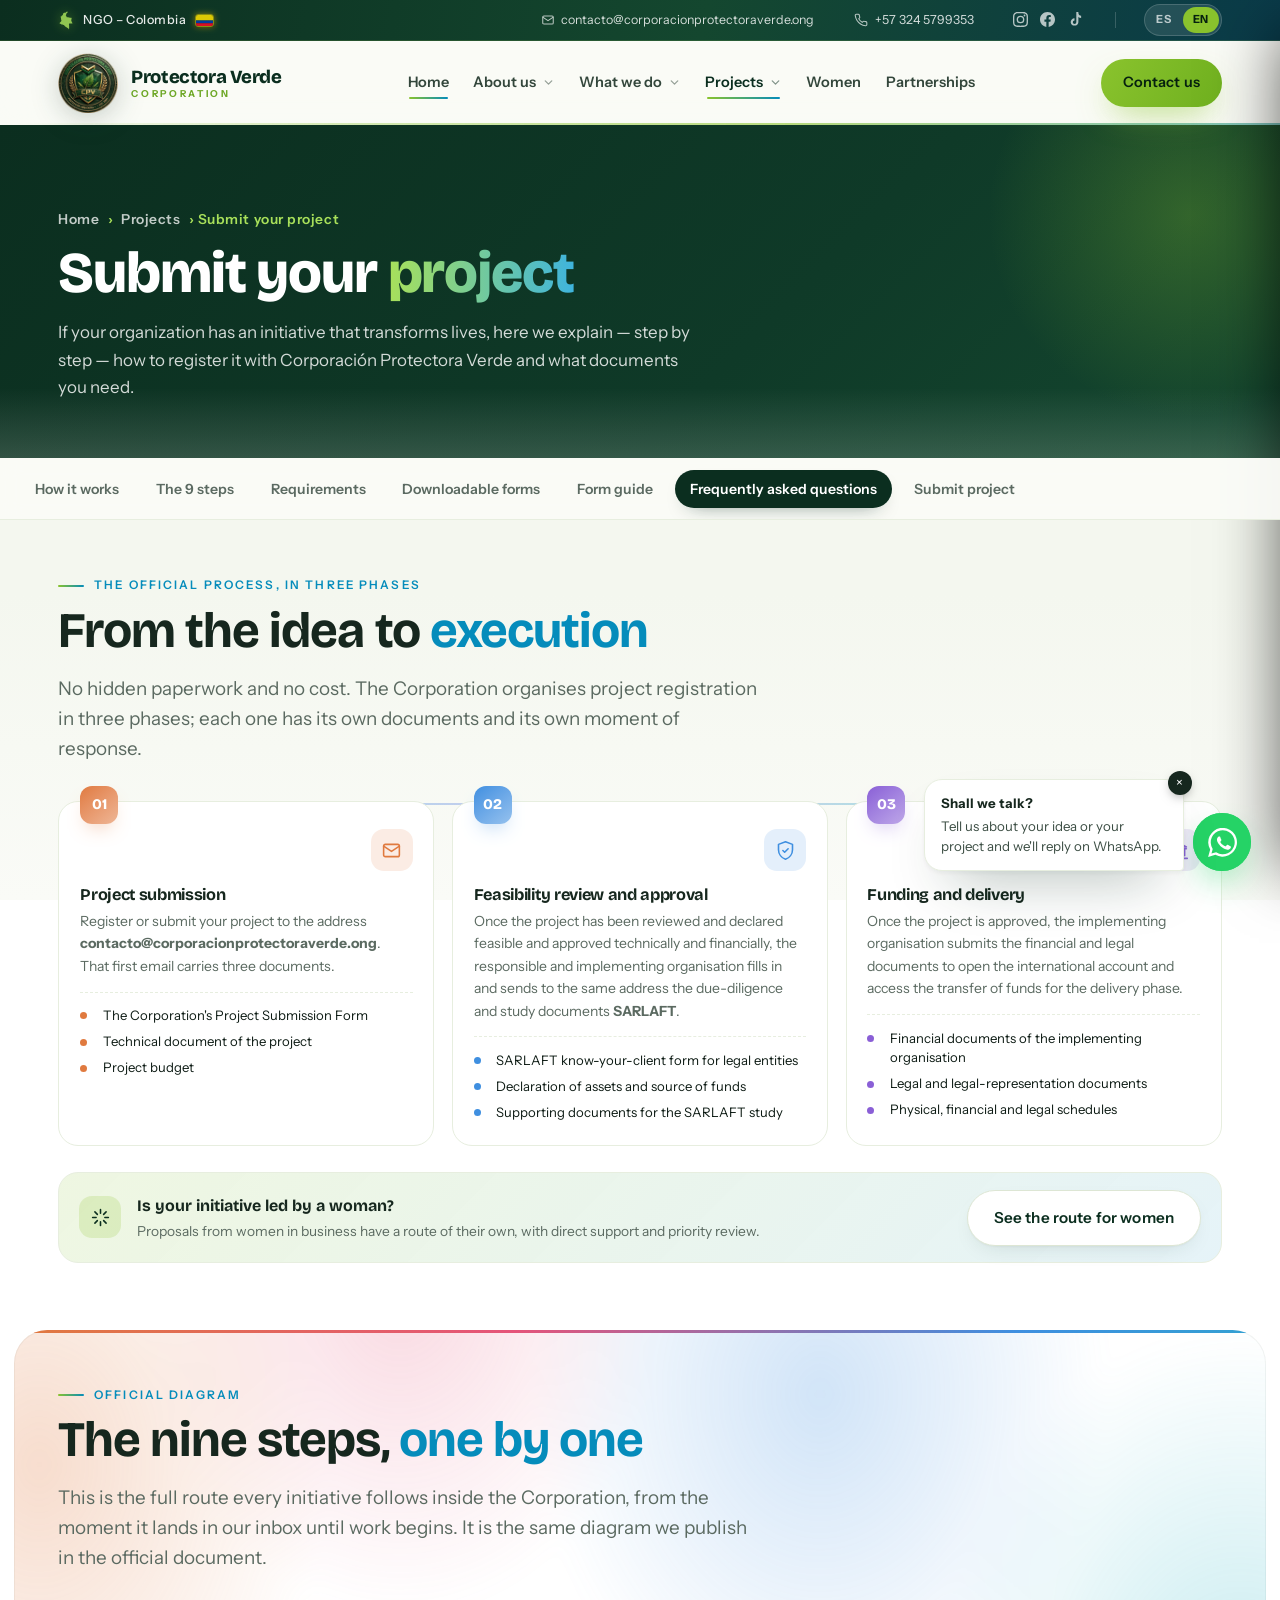
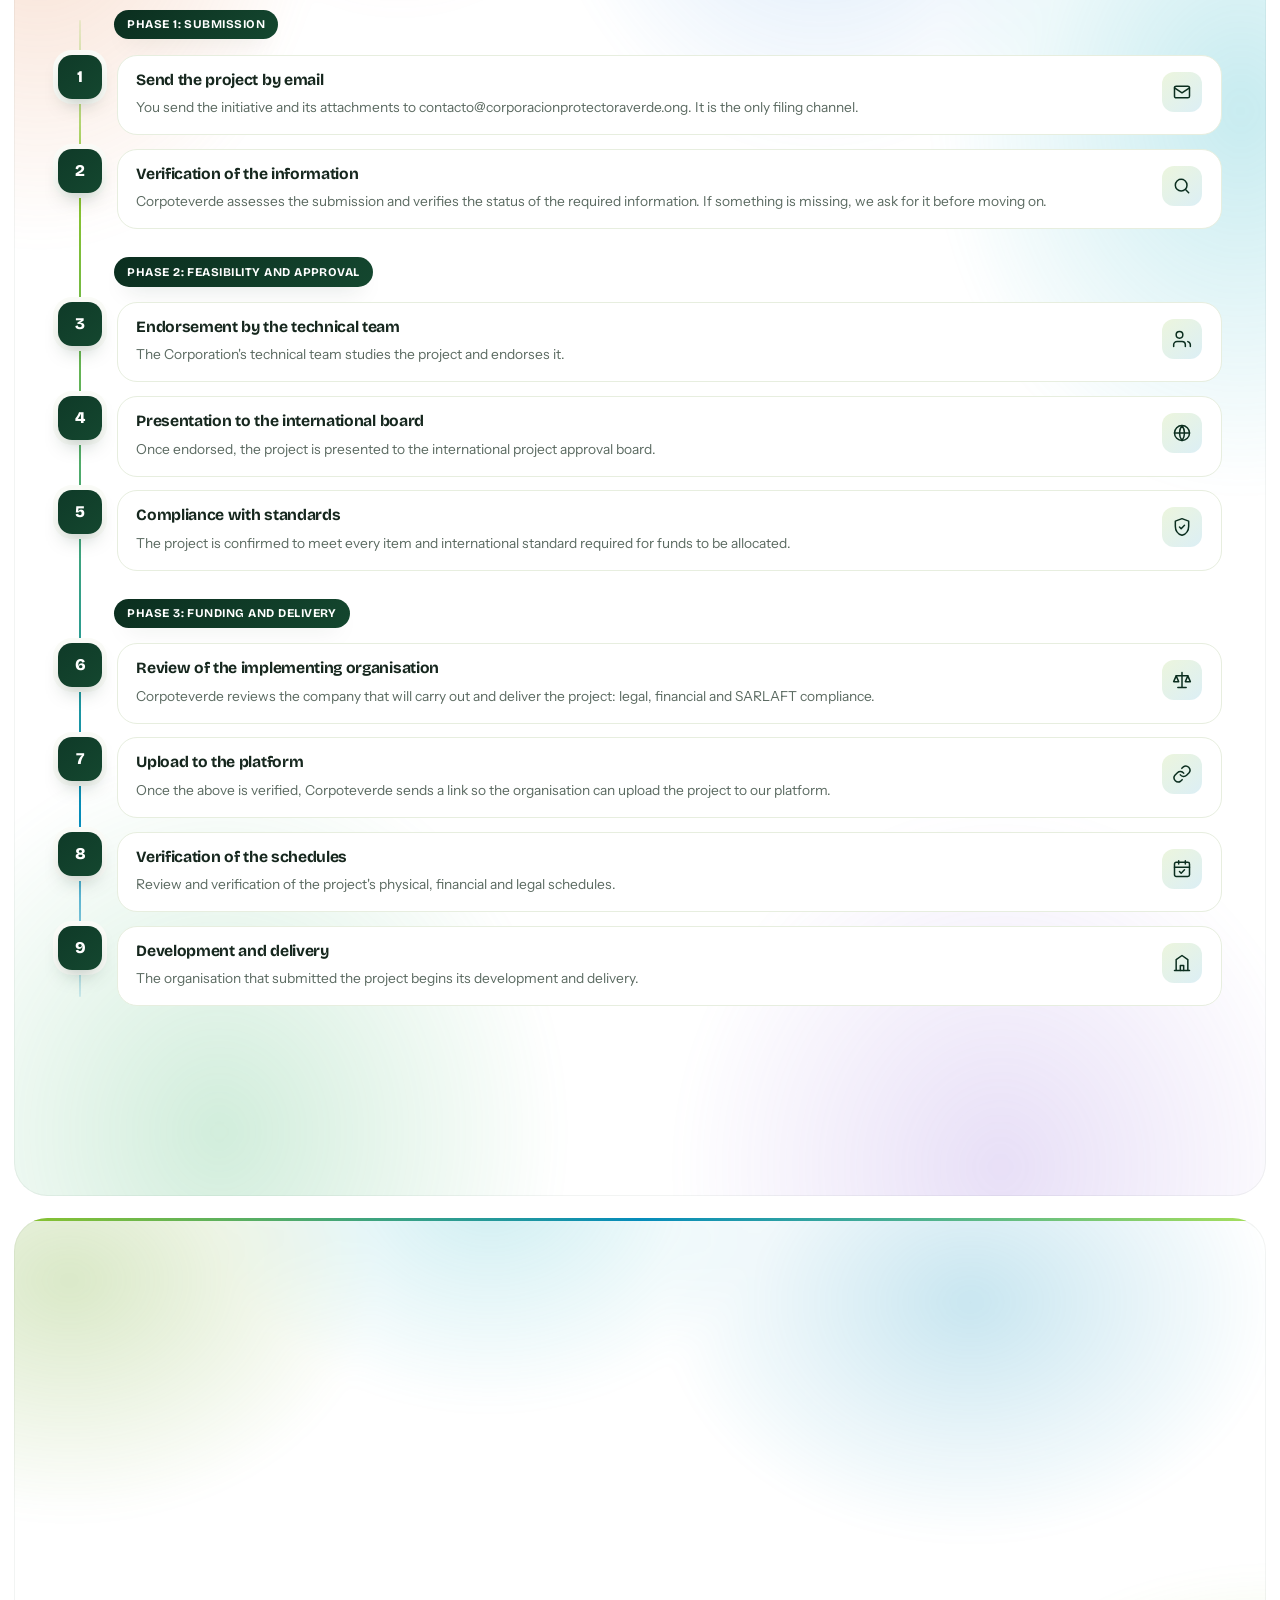
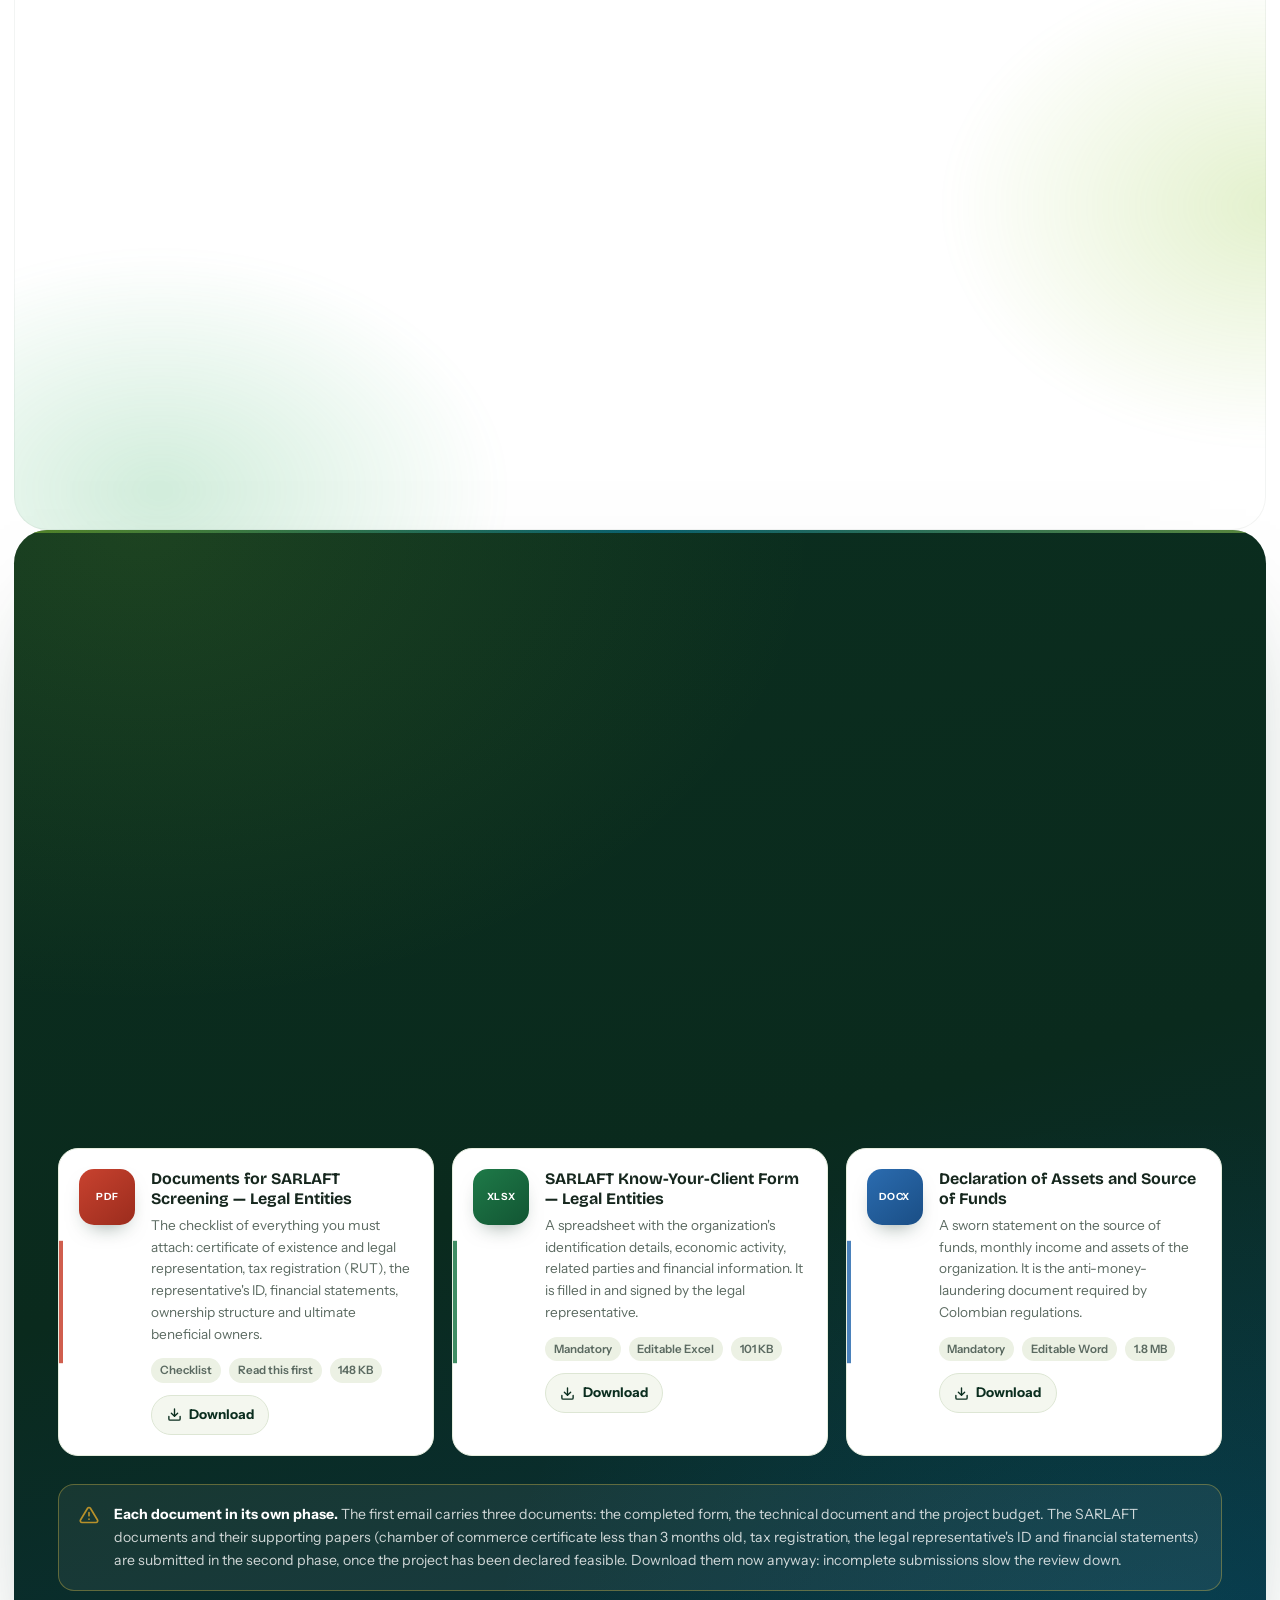
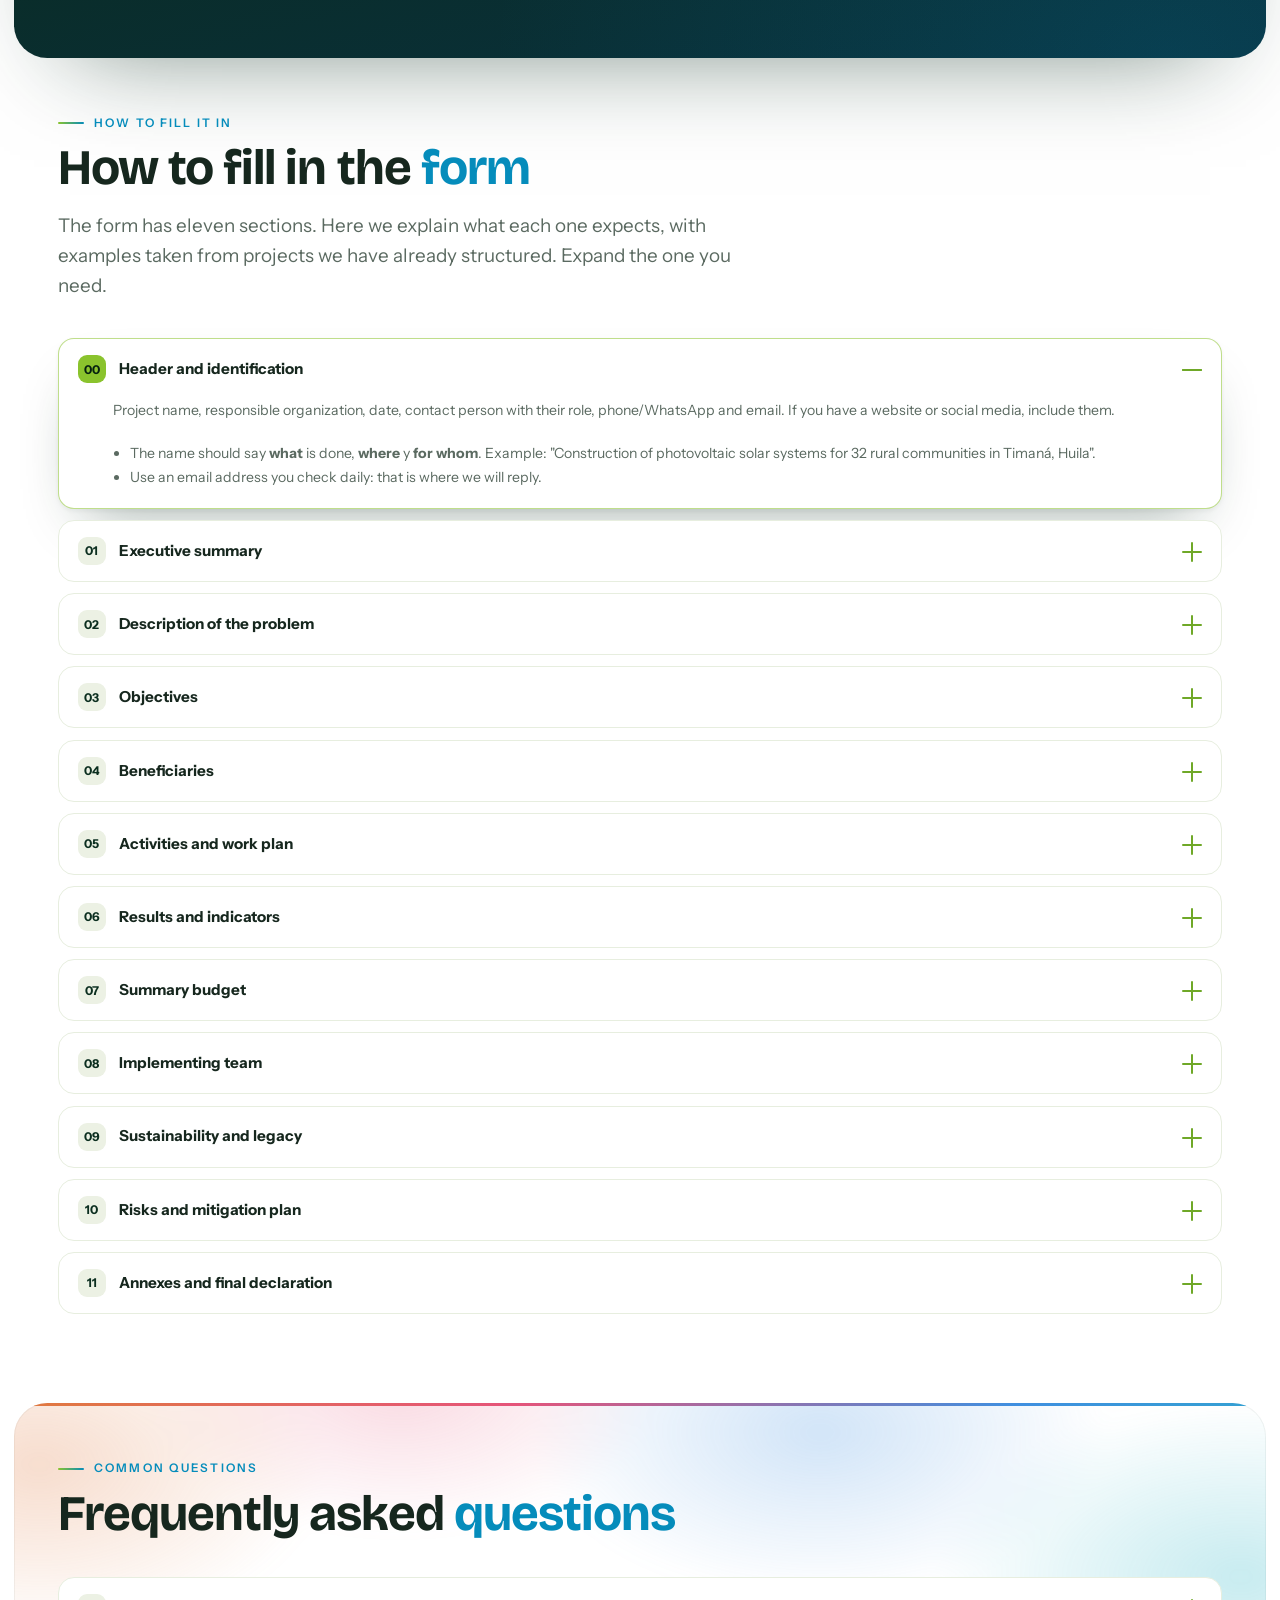
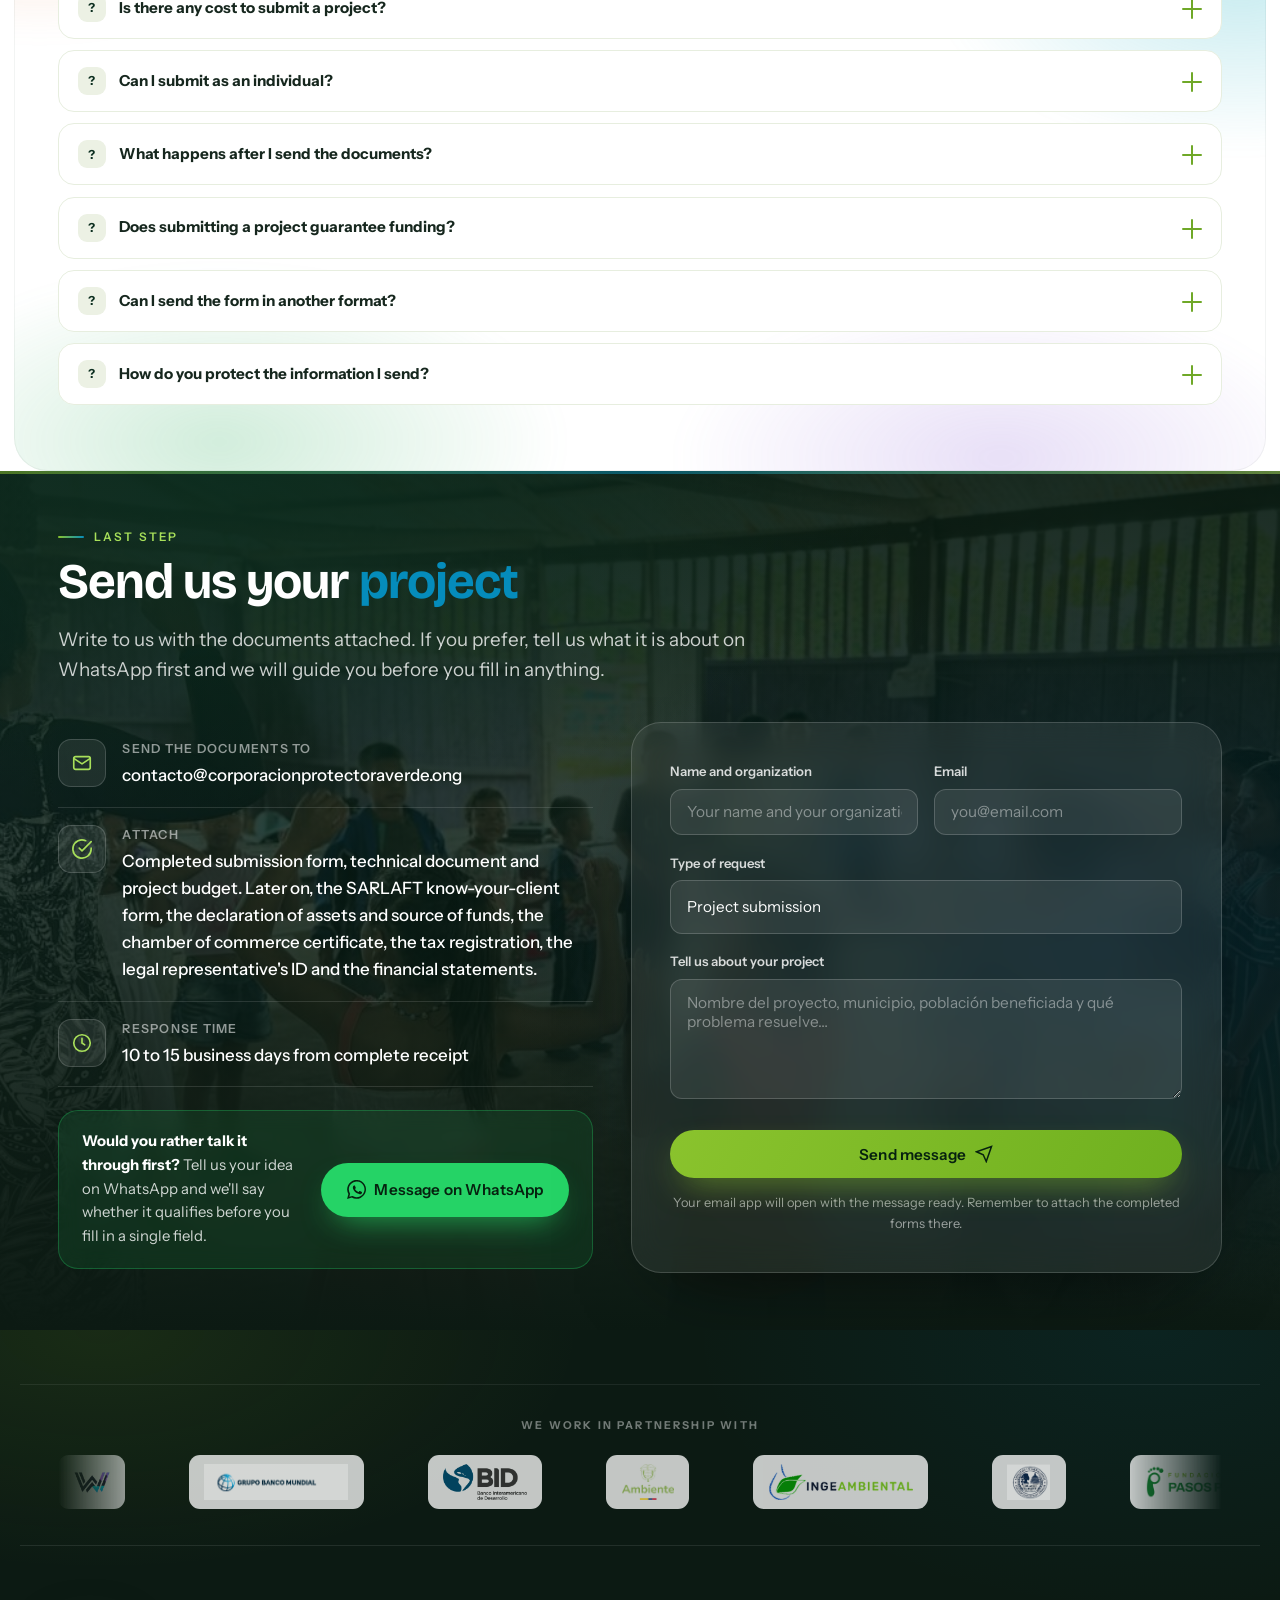
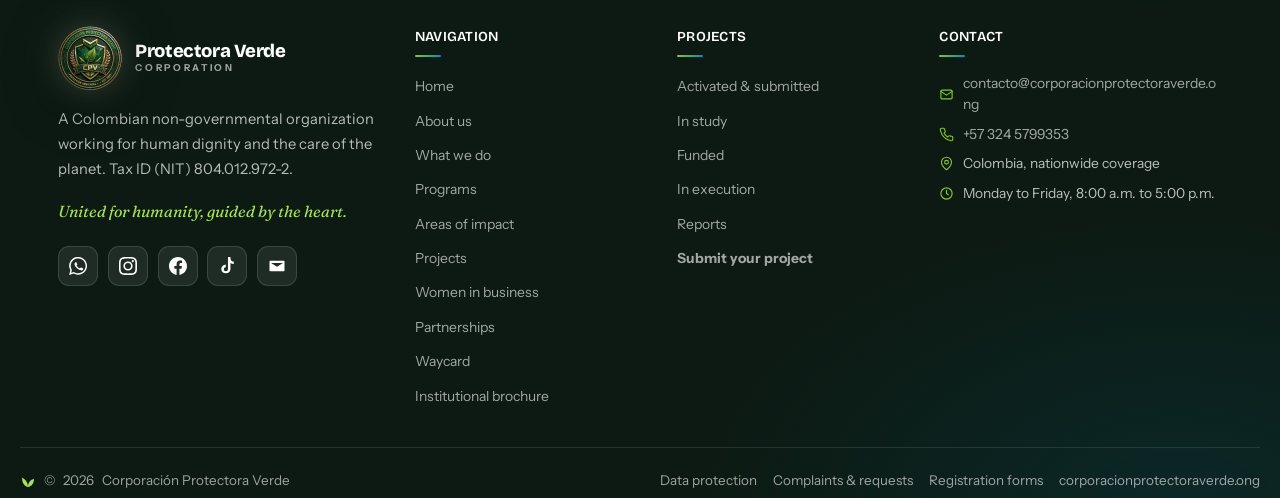
<file: presentar-proyecto.html>
<!DOCTYPE html>
<html lang="es">
<head>
<meta charset="UTF-8"/>
<meta name="viewport" content="width=device-width, initial-scale=1"/>
<meta http-equiv="Cache-Control" content="no-cache, must-revalidate"/>
<title>Presenta tu proyecto | Corporación Protectora Verde</title>
<meta name="description" content="Cómo presentar un proyecto humanitario a la Corporación Protectora Verde: paso a paso, requisitos, guía de diligenciamiento y descarga de los formatos oficiales de registro y estudio SARLAFT."/>
<meta name="theme-color" content="#0B2E1F"/>
<!-- Vista previa al compartir. La imagen va en JPEG y con URL absoluta:
     WhatsApp no renderiza WebP ni rutas relativas, y por eso el enlace
     salía sin logo desde que el emblema pasó a WebP. -->
<meta property="og:type" content="website"/>
<meta property="og:site_name" content="Corporación Protectora Verde"/>
<meta property="og:locale" content="es_CO"/>
<meta property="og:url" content="https://www.corporacionprotectoraverde.ong/presentar-proyecto.html"/>
<meta property="og:title" content="Presenta tu proyecto | Corporación Protectora Verde"/>
<meta property="og:description" content="Cómo presentar un proyecto humanitario a la Corporación Protectora Verde: paso a paso, requisitos, guía de diligenciamiento y descarga de los formatos oficiales de registro y estudio SARLAFT."/>
<meta property="og:image" content="https://www.corporacionprotectoraverde.ong/img/og-corpoverde.jpg"/>
<meta property="og:image:secure_url" content="https://www.corporacionprotectoraverde.ong/img/og-corpoverde.jpg"/>
<meta property="og:image:type" content="image/jpeg"/>
<meta property="og:image:width" content="1200"/>
<meta property="og:image:height" content="630"/>
<meta property="og:image:alt" content="Emblema de la Corporación Protectora Verde sobre fondo verde, con el lema Unidos por la humanidad, guiados por el corazón"/>
<meta name="twitter:card" content="summary_large_image"/>
<meta name="twitter:title" content="Presenta tu proyecto | Corporación Protectora Verde"/>
<meta name="twitter:description" content="Cómo presentar un proyecto humanitario a la Corporación Protectora Verde: paso a paso, requisitos, guía de diligenciamiento y descarga de los formatos oficiales de registro y estudio SARLAFT."/>
<meta name="twitter:image" content="https://www.corporacionprotectoraverde.ong/img/og-corpoverde.jpg"/>
<meta name="twitter:image:alt" content="Emblema de la Corporación Protectora Verde sobre fondo verde, con el lema Unidos por la humanidad, guiados por el corazón"/>
<link rel="canonical" href="https://www.corporacionprotectoraverde.ong/presentar-proyecto.html"/>
<link rel="icon" href="img/logo.png?v=1fbf88b2" type="image/png"/>
<link rel="preconnect" href="https://fonts.googleapis.com"/>
<link rel="preconnect" href="https://fonts.gstatic.com" crossorigin/>
<link href="https://fonts.googleapis.com/css2?family=Bricolage+Grotesque:opsz,wght@12..96,500;12..96,600;12..96,700;12..96,800&family=Fraunces:ital,opsz,wght@1,9..144,400;1,9..144,500;1,9..144,600&family=Instrument+Sans:wght@400;500;600&display=swap" rel="stylesheet"/>
<link rel="stylesheet" href="css/styles.css?v=1fbf88b2"/>
<link rel="stylesheet" href="css/rediseno.css?v=1fbf88b2"/>
</head>
<body class="cargando">
<div class="loader" id="loader" role="status" aria-live="polite">
  <div class="loader-in">
    <div class="loader-mark"><img src="img/logo.webp?v=1fbf88b2" alt=""/></div>
    <p class="loader-word">Corporación Protectora Verde<span>Unidos por la humanidad</span></p>
    <div class="loader-bar"><i></i></div>
  </div>
</div>
<div class="progreso" id="progreso"></div>

<div class="topbar">
  <div class="wrap">
    <span class="tb-left"><svg class="co-mapa" viewBox="0 0 22 26" aria-hidden="true"><path d="M12.66 0.70C12.49 0.66,12.19 0.90,11.93 1.09C11.67 1.27,11.25 1.85,10.83 2.04C10.41 2.24,9.34 2.39,8.94 2.48C8.55 2.57,8.27 2.53,7.99 2.70C7.72 2.88,7.13 3.41,6.97 3.73C6.80 4.05,6.85 4.77,6.82 4.98C6.79 5.18,6.80 5.16,6.75 5.20C6.70 5.24,6.63 5.16,6.48 5.27C6.34 5.38,5.87 5.79,5.69 6.00C5.52 6.22,5.27 6.66,5.21 6.81C5.15 6.97,5.31 7.02,5.24 7.10C5.17 7.19,4.81 7.48,4.70 7.40C4.59 7.31,4.49 6.65,4.43 6.49C4.38 6.33,4.42 5.96,4.32 6.25C4.22 6.55,3.74 8.07,3.73 8.57C3.72 9.08,4.21 9.53,4.26 9.86C4.31 10.20,4.01 10.47,4.07 10.95C4.13 11.43,4.77 12.70,4.70 13.30C4.62 13.90,3.88 14.79,3.53 15.22C3.17 15.65,2.33 16.10,2.18 16.35C2.03 16.60,2.19 16.81,2.43 17.01C2.67 17.21,3.55 17.58,3.91 17.78C4.27 17.97,4.57 18.28,4.99 18.41C5.41 18.54,6.46 18.58,6.89 18.70C7.33 18.82,7.66 18.92,8.09 19.27C8.53 19.62,9.40 20.72,9.97 21.20C10.54 21.67,11.57 22.25,12.16 22.66C12.76 23.08,13.79 23.78,14.21 24.13C14.64 24.48,15.03 25.69,15.18 25.17C15.33 24.66,15.29 21.58,15.31 20.46C15.33 19.34,14.70 17.61,15.31 17.16C15.92 16.71,19.11 17.43,19.67 17.23C20.24 17.04,19.48 16.18,19.34 15.77C19.20 15.35,18.83 14.69,18.68 14.30C18.53 13.91,18.23 13.59,18.24 12.98C18.25 12.36,18.79 10.42,18.72 9.91C18.65 9.39,18.28 9.46,17.73 9.31C17.18 9.15,15.37 8.89,14.80 8.79C14.23 8.69,13.96 8.62,13.63 8.60C13.30 8.58,12.70 8.71,12.46 8.65C12.21 8.58,12.01 8.33,11.87 8.13C11.74 7.94,11.67 7.58,11.51 7.25C11.34 6.92,10.75 6.07,10.70 5.78C10.65 5.50,11.02 5.50,11.14 5.20C11.26 4.89,11.43 3.93,11.58 3.58C11.73 3.23,12.01 2.93,12.24 2.70C12.46 2.47,13.06 2.15,13.19 1.97C13.32 1.78,13.26 1.56,13.19 1.38C13.12 1.20,12.84 0.75,12.66 0.70Z"/></svg> ONG &ndash; Colombia<span class="co-bandera" aria-hidden="true"><svg viewBox="0 0 18 12" preserveAspectRatio="none"><rect width="18" height="6" fill="#FCD116"/><rect y="6" width="18" height="3" fill="#003893"/><rect y="9" width="18" height="3" fill="#CE1126"/></svg></span></span>
    <span class="tb-right">
      <a class="tb-mail" href="mailto:contacto@corporacionprotectoraverde.ong"><svg viewBox="0 0 24 24" fill="none" stroke="currentColor" stroke-width="1.8"><rect x="3" y="5" width="18" height="14" rx="2"/><path d="m3 7 9 6 9-6"/></svg><span>contacto@corporacionprotectoraverde.ong</span></a>
      <a class="tb-tel" href="tel:+573245799353"><svg viewBox="0 0 24 24" fill="none" stroke="currentColor" stroke-width="1.8"><path d="M22 16.9v3a2 2 0 0 1-2.2 2 19.8 19.8 0 0 1-8.6-3.1 19.5 19.5 0 0 1-6-6 19.8 19.8 0 0 1-3.1-8.7A2 2 0 0 1 4.1 2h3a2 2 0 0 1 2 1.7c.1 1 .4 1.9.7 2.8a2 2 0 0 1-.5 2.1L8.1 9.9a16 16 0 0 0 6 6l1.3-1.3a2 2 0 0 1 2.1-.4c.9.3 1.8.5 2.8.6a2 2 0 0 1 1.7 2Z"/></svg><span>+57 324 5799353</span></a>
      <span class="tb-redes"><a href="https://www.instagram.com/corpoprotecotraverde" target="_blank" rel="noopener" aria-label="Instagram"><svg viewBox="0 0 24 24" aria-hidden="true"><path d="M12 2.16c3.2 0 3.58.01 4.85.07 1.17.05 1.8.25 2.23.41.56.22.96.48 1.38.9.42.42.68.82.9 1.38.16.42.36 1.06.41 2.23.06 1.27.07 1.65.07 4.85s-.01 3.58-.07 4.85c-.06 1.17-.26 1.8-.42 2.23-.22.56-.48.96-.9 1.38-.42.42-.82.68-1.38.9-.42.16-1.07.36-2.24.41-1.27.06-1.65.07-4.86.07s-3.59-.02-4.86-.07c-1.17-.06-1.82-.26-2.24-.42-.57-.22-.96-.48-1.38-.9-.42-.42-.69-.82-.9-1.38-.17-.42-.36-1.07-.42-2.24-.05-1.26-.06-1.65-.06-4.84 0-3.2.02-3.59.06-4.86.06-1.17.26-1.81.42-2.23.21-.57.48-.96.9-1.38.42-.42.81-.69 1.38-.9.42-.17 1.05-.36 2.22-.42 1.28-.05 1.65-.06 4.86-.06ZM12 0C8.74 0 8.33.02 7.05.07c-1.28.06-2.15.26-2.91.56-.79.3-1.46.72-2.13 1.38C1.35 2.68.93 3.35.63 4.14c-.3.76-.5 1.63-.56 2.91C.01 8.33 0 8.74 0 12s.02 3.67.07 4.95c.06 1.28.26 2.15.56 2.91.31.79.72 1.46 1.38 2.13.67.67 1.34 1.08 2.13 1.38.76.3 1.64.5 2.91.56C8.33 23.99 8.74 24 12 24s3.67-.02 4.95-.07c1.28-.06 2.15-.26 2.91-.56.79-.31 1.46-.72 2.13-1.38.67-.67 1.08-1.34 1.38-2.13.3-.76.5-1.64.56-2.91.06-1.28.07-1.69.07-4.95s-.02-3.67-.07-4.95c-.06-1.28-.26-2.15-.56-2.91-.31-.79-.72-1.46-1.38-2.13C21.32 1.35 20.65.93 19.86.63c-.76-.3-1.64-.5-2.91-.56C15.67.01 15.26 0 12 0Z"/><path d="M12 5.84a6.16 6.16 0 1 0 0 12.32 6.16 6.16 0 0 0 0-12.32ZM12 16a4 4 0 1 1 0-8 4 4 0 0 1 0 8Z"/><circle cx="18.41" cy="5.6" r="1.44"/></svg></a><a href="https://www.facebook.com/61595279382591" target="_blank" rel="noopener" aria-label="Facebook"><svg viewBox="0 0 24 24" aria-hidden="true"><path d="M24 12.07C24 5.45 18.63.07 12 .07S0 5.45 0 12.07c0 5.99 4.39 10.95 10.13 11.86v-8.39H7.08v-3.47h3.05V9.43c0-3.01 1.79-4.67 4.53-4.67 1.31 0 2.69.24 2.69.24v2.95h-1.51c-1.49 0-1.96.93-1.96 1.88v2.25h3.33l-.53 3.47h-2.8v8.39C19.61 23.03 24 18.06 24 12.07Z"/></svg></a><a href="https://www.tiktok.com/@corpoprotectoraverde" target="_blank" rel="noopener" aria-label="TikTok"><svg viewBox="0 0 24 24" aria-hidden="true"><path d="M16.6 0h-3.3v16.3a2.8 2.8 0 0 1-2.8 2.7 2.8 2.8 0 0 1-2.8-2.7 2.8 2.8 0 0 1 2.7-2.8v-3.4c-3.4.1-6.1 2.9-6.1 6.2a6.2 6.2 0 0 0 12.3 0V8c1.2.9 2.8 1.4 4.4 1.4V6.1c-2.5-.1-4.4-2.1-4.4-4.6V0Z"/></svg></a></span>
      <span class="tb-sep"></span>
      <span class="lang" id="lang" role="group" aria-label="Idioma / Language">
        <button type="button" data-lang="es" class="on" aria-pressed="true">ES</button>
        <button type="button" data-lang="en" aria-pressed="false">EN</button>
      </span>
    </span>
  </div>
</div>

<header class="header" id="header">
  <div class="wrap nav">
    <a href="index.html" class="brand" aria-label="Inicio | Corporación Protectora Verde">
      <span class="ring"><img src="img/logo.webp?v=1fbf88b2" alt="Corporación Protectora Verde"/></span>
      <span class="bn"><b>Protectora Verde</b><span>Corporación</span></span>
    </a>
    <nav class="menu" id="menu" aria-label="Menú principal">
      <a href="index.html" class="active">Inicio</a>
      <span class="has-sub"><a href="nosotros.html">Nosotros<svg class="sub-caret" viewBox="0 0 24 24" fill="none" stroke="currentColor" stroke-width="2.4" stroke-linecap="round" stroke-linejoin="round"><path d="m6 9 6 6 6-6"/></svg></a><span class="submenu"><a href="nosotros.html#conocenos"><span class="mm-ic"><svg class="" viewBox="0 0 24 24" fill="none" stroke="currentColor" stroke-width="1.9" stroke-linecap="round" stroke-linejoin="round" aria-hidden="true"><path d="M20.8 6.4a5.5 5.5 0 0 0-7.8 0L12 7.4l-1-1a5.5 5.5 0 0 0-7.8 7.8l8.8 8.8 8.8-8.8a5.5 5.5 0 0 0 0-7.8Z"/></svg></span><span class="mm-tx">Conócenos<small>Quiénes somos y de dónde venimos</small></span></a><a href="nosotros.html#mision"><span class="mm-ic"><svg class="" viewBox="0 0 24 24" fill="none" stroke="currentColor" stroke-width="1.9" stroke-linecap="round" stroke-linejoin="round" aria-hidden="true"><circle cx="12" cy="12" r="9"/><circle cx="12" cy="12" r="5"/><circle cx="12" cy="12" r="1.4"/></svg></span><span class="mm-tx">Misión<small>El propósito que nos mueve</small></span></a><a href="nosotros.html#vision"><span class="mm-ic"><svg class="" viewBox="0 0 24 24" fill="none" stroke="currentColor" stroke-width="1.9" stroke-linecap="round" stroke-linejoin="round" aria-hidden="true"><path d="M2 12s3.6-7 10-7 10 7 10 7-3.6 7-10 7-10-7-10-7Z"/><circle cx="12" cy="12" r="3"/></svg></span><span class="mm-tx">Visión<small>Hacia dónde vamos al 2030</small></span></a><a href="nosotros.html#valores"><span class="mm-ic"><svg class="" viewBox="0 0 24 24" fill="none" stroke="currentColor" stroke-width="1.9" stroke-linecap="round" stroke-linejoin="round" aria-hidden="true"><path d="M12 2 4 5v6c0 5 3.4 9.4 8 11 4.6-1.6 8-6 8-11V5l-8-3Z"/></svg></span><span class="mm-tx">Valores<small>Los principios que nos guían</small></span></a><a href="nosotros.html#equipo"><span class="mm-ic"><svg class="" viewBox="0 0 24 24" fill="none" stroke="currentColor" stroke-width="1.9" stroke-linecap="round" stroke-linejoin="round" aria-hidden="true"><path d="M16 21v-2a4 4 0 0 0-4-4H6a4 4 0 0 0-4 4v2"/><circle cx="9" cy="7" r="4"/><path d="M22 21v-2a4 4 0 0 0-3-3.87"/></svg></span><span class="mm-tx">Equipo de trabajo<small>Las personas detrás de cada proyecto</small></span></a><a href="nosotros.html#proteccion-datos"><span class="mm-ic"><svg class="" viewBox="0 0 24 24" fill="none" stroke="currentColor" stroke-width="1.9" stroke-linecap="round" stroke-linejoin="round" aria-hidden="true"><rect x="4" y="10" width="16" height="11" rx="2"/><path d="M8 10V7a4 4 0 0 1 8 0v3"/></svg></span><span class="mm-tx">Protección de datos<small>Tratamiento de la información</small></span></a><a href="nosotros.html#pqr"><span class="mm-ic"><svg class="" viewBox="0 0 24 24" fill="none" stroke="currentColor" stroke-width="1.9" stroke-linecap="round" stroke-linejoin="round" aria-hidden="true"><path d="M21 15a2 2 0 0 1-2 2H8l-5 4V5a2 2 0 0 1 2-2h14a2 2 0 0 1 2 2Z"/></svg></span><span class="mm-tx">Peticiones, quejas y reclamos<small>Canal de atención ciudadana</small></span></a></span></span>
      <span class="has-sub"><a href="programas.html#que-hacemos">Qué hacemos<svg class="sub-caret" viewBox="0 0 24 24" fill="none" stroke="currentColor" stroke-width="2.4" stroke-linecap="round" stroke-linejoin="round"><path d="m6 9 6 6 6-6"/></svg></a><span class="submenu"><a href="programas.html#que-hacemos"><span class="mm-ic"><svg class="" viewBox="0 0 24 24" fill="none" stroke="currentColor" stroke-width="1.9" stroke-linecap="round" stroke-linejoin="round" aria-hidden="true"><path d="m12 2 9 5-9 5-9-5 9-5Z"/><path d="m3 12 9 5 9-5M3 17l9 5 9-5"/></svg></span><span class="mm-tx">Áreas de acción<small>Los nueve frentes donde trabajamos</small></span></a><a href="programas.html#programas"><span class="mm-ic"><svg class="" viewBox="0 0 24 24" fill="none" stroke="currentColor" stroke-width="1.9" stroke-linecap="round" stroke-linejoin="round" aria-hidden="true"><path d="M12 21C12 12 6 8 3 7c0 9 5 13 9 14Z"/><path d="M12 21c0-7 4-11 9-12 0 7-4 11-9 12Z"/></svg></span><span class="mm-tx">Programas<small>Iniciativas en marcha en el territorio</small></span></a><a href="programas.html#ejes"><span class="mm-ic"><svg class="" viewBox="0 0 24 24" fill="none" stroke="currentColor" stroke-width="1.9" stroke-linecap="round" stroke-linejoin="round" aria-hidden="true"><path d="M12 2v4M12 18v4M4.9 4.9l2.9 2.9M16.2 16.2l2.9 2.9M2 12h4M18 12h4M4.9 19.1l2.9-2.9M16.2 7.8l2.9-2.9"/></svg></span><span class="mm-tx">Ejes estratégicos<small>Las diez líneas que ordenan el trabajo</small></span></a><a href="programas.html#incidencia"><span class="mm-ic"><svg class="" viewBox="0 0 24 24" fill="none" stroke="currentColor" stroke-width="1.9" stroke-linecap="round" stroke-linejoin="round" aria-hidden="true"><path d="m9 3-6 3v15l6-3 6 3 6-3V3l-6 3-6-3Z"/><path d="M9 3v15M15 6v15"/></svg></span><span class="mm-tx">Zonas de incidencia<small>Mapa interactivo de nuestra presencia</small></span></a><a href="programas.html#territorio"><span class="mm-ic"><svg class="" viewBox="0 0 24 24" fill="none" stroke="currentColor" stroke-width="1.9" stroke-linecap="round" stroke-linejoin="round" aria-hidden="true"><rect x="2" y="6" width="14" height="12" rx="2"/><path d="m16 11 6-3v8l-6-3Z"/></svg></span><span class="mm-tx">En territorio<small>Video y galería de nuestras jornadas</small></span></a></span></span>
      <span class="has-sub activa"><a href="proyectos.html">Proyectos<svg class="sub-caret" viewBox="0 0 24 24" fill="none" stroke="currentColor" stroke-width="2.4" stroke-linecap="round" stroke-linejoin="round"><path d="m6 9 6 6 6-6"/></svg></a><span class="submenu submenu-2c"><a href="proyectos.html#activados"><span class="mm-ic"><svg class="" viewBox="0 0 24 24" fill="none" stroke="currentColor" stroke-width="1.9" stroke-linecap="round" stroke-linejoin="round" aria-hidden="true"><path d="M3 7a2 2 0 0 1 2-2h4l2 2h8a2 2 0 0 1 2 2v9a2 2 0 0 1-2 2H5a2 2 0 0 1-2-2Z"/></svg></span><span class="mm-tx">Activados presentados<small>Portafolio completo con buscador</small></span></a><a href="proyectos.html#estudio"><span class="mm-ic"><svg class="" viewBox="0 0 24 24" fill="none" stroke="currentColor" stroke-width="1.9" stroke-linecap="round" stroke-linejoin="round" aria-hidden="true"><circle cx="11" cy="11" r="7"/><path d="m20 20-3.5-3.5"/></svg></span><span class="mm-tx">Estudio<small>En formulación y estructuración</small></span></a><a href="proyectos.html#viables"><span class="mm-ic"><svg class="" viewBox="0 0 24 24" fill="none" stroke="currentColor" stroke-width="1.9" stroke-linecap="round" stroke-linejoin="round" aria-hidden="true"><path d="M22 11.1V12a10 10 0 1 1-5.9-9.1"/><path d="M22 4 12 14l-3-3"/></svg></span><span class="mm-tx">Viables<small>Con concepto técnico favorable</small></span></a><a href="proyectos.html#aprobados"><span class="mm-ic"><svg class="" viewBox="0 0 24 24" fill="none" stroke="currentColor" stroke-width="1.9" stroke-linecap="round" stroke-linejoin="round" aria-hidden="true"><path d="M9 12h6M12 3v4"/><rect x="3" y="7" width="18" height="14" rx="2"/></svg></span><span class="mm-tx">Aprobados<small>Avalados por la entidad competente</small></span></a><a href="proyectos.html#financiados"><span class="mm-ic"><svg class="" viewBox="0 0 24 24" fill="none" stroke="currentColor" stroke-width="1.9" stroke-linecap="round" stroke-linejoin="round" aria-hidden="true"><rect x="2" y="6" width="20" height="12" rx="2"/><circle cx="12" cy="12" r="2.6"/></svg></span><span class="mm-tx">Financiados<small>Con recursos asegurados</small></span></a><a href="proyectos.html#ejecucion"><span class="mm-ic"><svg class="" viewBox="0 0 24 24" fill="none" stroke="currentColor" stroke-width="1.9" stroke-linecap="round" stroke-linejoin="round" aria-hidden="true"><circle cx="12" cy="12" r="3"/><path d="M19.4 15a1.6 1.6 0 0 0 .3 1.8l.1.1a2 2 0 1 1-2.8 2.8l-.1-.1a1.6 1.6 0 0 0-2.7 1.1V21a2 2 0 1 1-4 0v-.1A1.6 1.6 0 0 0 7 19.4a1.6 1.6 0 0 0-1.8.3l-.1.1a2 2 0 1 1-2.8-2.8l.1-.1A1.6 1.6 0 0 0 3 14.1H3a2 2 0 1 1 0-4h.1A1.6 1.6 0 0 0 4.6 7a1.6 1.6 0 0 0-.3-1.8l-.1-.1a2 2 0 1 1 2.8-2.8l.1.1A1.6 1.6 0 0 0 9 3h.1a2 2 0 1 1 4 0V3a1.6 1.6 0 0 0 2.7 1.1l.1-.1a2 2 0 1 1 2.8 2.8l-.1.1a1.6 1.6 0 0 0 1.1 2.7H21a2 2 0 1 1 0 4h-.1a1.6 1.6 0 0 0-1.5 1.4Z"/></svg></span><span class="mm-tx">Ejecución<small>Obras y actividades en marcha</small></span></a><a href="proyectos.html#supervision"><span class="mm-ic"><svg class="" viewBox="0 0 24 24" fill="none" stroke="currentColor" stroke-width="1.9" stroke-linecap="round" stroke-linejoin="round" aria-hidden="true"><path d="M2 12s3.6-7 10-7 10 7 10 7-3.6 7-10 7-10-7-10-7Z"/><circle cx="12" cy="12" r="2.6"/></svg></span><span class="mm-tx">Supervisión<small>Seguimiento e interventoría</small></span></a><a href="proyectos.html#ejecutados"><span class="mm-ic"><svg class="" viewBox="0 0 24 24" fill="none" stroke="currentColor" stroke-width="1.9" stroke-linecap="round" stroke-linejoin="round" aria-hidden="true"><path d="M4 22V4M4 4h13l-2 4 2 4H4"/></svg></span><span class="mm-tx">Ejecutados<small>Proyectos entregados y cerrados</small></span></a><a href="proyectos.html#informes"><span class="mm-ic"><svg class="" viewBox="0 0 24 24" fill="none" stroke="currentColor" stroke-width="1.9" stroke-linecap="round" stroke-linejoin="round" aria-hidden="true"><path d="M14 2H6a2 2 0 0 0-2 2v16a2 2 0 0 0 2 2h12a2 2 0 0 0 2-2V8l-6-6Z"/><path d="M14 2v6h6M9 14h6M9 18h4"/></svg></span><span class="mm-tx">Informes<small>Rendición de cuentas y resultados</small></span></a><a class="mm-pie" href="presentar-proyecto.html"><span>Presenta tu proyecto y descarga los formatos de registro</span><svg class="" viewBox="0 0 24 24" fill="none" stroke="currentColor" stroke-width="1.9" stroke-linecap="round" stroke-linejoin="round" aria-hidden="true"><path d="M21 15v4a2 2 0 0 1-2 2H5a2 2 0 0 1-2-2v-4"/><path d="m7 10 5 5 5-5M12 15V3"/></svg></a></span></span>
      <a href="mujeres.html">Mujeres</a>
      <a href="alianzas.html">Alianzas</a>
    </nav>
    <div class="nav-cta">
      <a href="index.html#contacto" class="btn btn-primary">Contáctanos</a>
      <button class="burger" id="burger" aria-label="Abrir menú" aria-expanded="false" aria-controls="drawer"><span></span></button>
    </div>
  </div>
</header>

<aside class="drawer" id="drawer" aria-hidden="true" aria-label="Menú">
  <div class="drawer-head"><img src="img/logo.webp?v=1fbf88b2" alt=""/><span><b>Protectora Verde</b><span>Corporación</span></span></div>
  <a href="index.html">Inicio</a>
  <div class="dgroup"><span>Nosotros</span><a href="nosotros.html#conocenos"><span class="dg-ic"><svg viewBox="0 0 24 24" fill="none" stroke="currentColor" stroke-width="1.9" stroke-linecap="round" stroke-linejoin="round" aria-hidden="true"><path d="M20.8 6.4a5.5 5.5 0 0 0-7.8 0L12 7.4l-1-1a5.5 5.5 0 0 0-7.8 7.8l8.8 8.8 8.8-8.8a5.5 5.5 0 0 0 0-7.8Z"/></svg></span>Conócenos</a><a href="nosotros.html#mision"><span class="dg-ic"><svg viewBox="0 0 24 24" fill="none" stroke="currentColor" stroke-width="1.9" stroke-linecap="round" stroke-linejoin="round" aria-hidden="true"><circle cx="12" cy="12" r="9"/><circle cx="12" cy="12" r="5"/><circle cx="12" cy="12" r="1.4"/></svg></span>Misión</a><a href="nosotros.html#vision"><span class="dg-ic"><svg viewBox="0 0 24 24" fill="none" stroke="currentColor" stroke-width="1.9" stroke-linecap="round" stroke-linejoin="round" aria-hidden="true"><path d="M2 12s3.6-7 10-7 10 7 10 7-3.6 7-10 7-10-7-10-7Z"/><circle cx="12" cy="12" r="3"/></svg></span>Visión</a><a href="nosotros.html#valores"><span class="dg-ic"><svg viewBox="0 0 24 24" fill="none" stroke="currentColor" stroke-width="1.9" stroke-linecap="round" stroke-linejoin="round" aria-hidden="true"><path d="M12 2 4 5v6c0 5 3.4 9.4 8 11 4.6-1.6 8-6 8-11V5l-8-3Z"/></svg></span>Valores</a><a href="nosotros.html#equipo"><span class="dg-ic"><svg viewBox="0 0 24 24" fill="none" stroke="currentColor" stroke-width="1.9" stroke-linecap="round" stroke-linejoin="round" aria-hidden="true"><path d="M16 21v-2a4 4 0 0 0-4-4H6a4 4 0 0 0-4 4v2"/><circle cx="9" cy="7" r="4"/><path d="M22 21v-2a4 4 0 0 0-3-3.87"/></svg></span>Equipo de trabajo</a><a href="nosotros.html#proteccion-datos"><span class="dg-ic"><svg viewBox="0 0 24 24" fill="none" stroke="currentColor" stroke-width="1.9" stroke-linecap="round" stroke-linejoin="round" aria-hidden="true"><rect x="4" y="10" width="16" height="11" rx="2"/><path d="M8 10V7a4 4 0 0 1 8 0v3"/></svg></span>Protección de datos</a><a href="nosotros.html#pqr"><span class="dg-ic"><svg viewBox="0 0 24 24" fill="none" stroke="currentColor" stroke-width="1.9" stroke-linecap="round" stroke-linejoin="round" aria-hidden="true"><path d="M21 15a2 2 0 0 1-2 2H8l-5 4V5a2 2 0 0 1 2-2h14a2 2 0 0 1 2 2Z"/></svg></span>Quejas y reclamos</a></div>
  <div class="dgroup"><span>Qué hacemos</span><a href="programas.html#que-hacemos"><span class="dg-ic"><svg viewBox="0 0 24 24" fill="none" stroke="currentColor" stroke-width="1.9" stroke-linecap="round" stroke-linejoin="round" aria-hidden="true"><path d="m12 2 9 5-9 5-9-5 9-5Z"/><path d="m3 12 9 5 9-5M3 17l9 5 9-5"/></svg></span>Áreas de acción</a><a href="programas.html#programas"><span class="dg-ic"><svg viewBox="0 0 24 24" fill="none" stroke="currentColor" stroke-width="1.9" stroke-linecap="round" stroke-linejoin="round" aria-hidden="true"><path d="M12 21C12 12 6 8 3 7c0 9 5 13 9 14Z"/><path d="M12 21c0-7 4-11 9-12 0 7-4 11-9 12Z"/></svg></span>Programas</a><a href="programas.html#ejes"><span class="dg-ic"><svg viewBox="0 0 24 24" fill="none" stroke="currentColor" stroke-width="1.9" stroke-linecap="round" stroke-linejoin="round" aria-hidden="true"><path d="M12 2v4M12 18v4M4.9 4.9l2.9 2.9M16.2 16.2l2.9 2.9M2 12h4M18 12h4M4.9 19.1l2.9-2.9M16.2 7.8l2.9-2.9"/></svg></span>Ejes estratégicos</a><a href="programas.html#incidencia"><span class="dg-ic"><svg viewBox="0 0 24 24" fill="none" stroke="currentColor" stroke-width="1.9" stroke-linecap="round" stroke-linejoin="round" aria-hidden="true"><path d="m9 3-6 3v15l6-3 6 3 6-3V3l-6 3-6-3Z"/><path d="M9 3v15M15 6v15"/></svg></span>Zonas de incidencia</a><a href="programas.html#territorio"><span class="dg-ic"><svg viewBox="0 0 24 24" fill="none" stroke="currentColor" stroke-width="1.9" stroke-linecap="round" stroke-linejoin="round" aria-hidden="true"><rect x="2" y="6" width="14" height="12" rx="2"/><path d="m16 11 6-3v8l-6-3Z"/></svg></span>En territorio</a></div>
  <div class="dgroup"><span>Proyectos</span><a href="proyectos.html#activados"><span class="dg-ic"><svg viewBox="0 0 24 24" fill="none" stroke="currentColor" stroke-width="1.9" stroke-linecap="round" stroke-linejoin="round" aria-hidden="true"><path d="M3 7a2 2 0 0 1 2-2h4l2 2h8a2 2 0 0 1 2 2v9a2 2 0 0 1-2 2H5a2 2 0 0 1-2-2Z"/></svg></span>Activados presentados</a><a href="proyectos.html#estudio"><span class="dg-ic"><svg viewBox="0 0 24 24" fill="none" stroke="currentColor" stroke-width="1.9" stroke-linecap="round" stroke-linejoin="round" aria-hidden="true"><circle cx="11" cy="11" r="7"/><path d="m20 20-3.5-3.5"/></svg></span>Estudio</a><a href="proyectos.html#viables"><span class="dg-ic"><svg viewBox="0 0 24 24" fill="none" stroke="currentColor" stroke-width="1.9" stroke-linecap="round" stroke-linejoin="round" aria-hidden="true"><path d="M22 11.1V12a10 10 0 1 1-5.9-9.1"/><path d="M22 4 12 14l-3-3"/></svg></span>Viables</a><a href="proyectos.html#aprobados"><span class="dg-ic"><svg viewBox="0 0 24 24" fill="none" stroke="currentColor" stroke-width="1.9" stroke-linecap="round" stroke-linejoin="round" aria-hidden="true"><path d="M9 12h6M12 3v4"/><rect x="3" y="7" width="18" height="14" rx="2"/></svg></span>Aprobados</a><a href="proyectos.html#financiados"><span class="dg-ic"><svg viewBox="0 0 24 24" fill="none" stroke="currentColor" stroke-width="1.9" stroke-linecap="round" stroke-linejoin="round" aria-hidden="true"><rect x="2" y="6" width="20" height="12" rx="2"/><circle cx="12" cy="12" r="2.6"/></svg></span>Financiados</a><a href="proyectos.html#ejecucion"><span class="dg-ic"><svg viewBox="0 0 24 24" fill="none" stroke="currentColor" stroke-width="1.9" stroke-linecap="round" stroke-linejoin="round" aria-hidden="true"><circle cx="12" cy="12" r="3"/><path d="M19.4 15a1.6 1.6 0 0 0 .3 1.8l.1.1a2 2 0 1 1-2.8 2.8l-.1-.1a1.6 1.6 0 0 0-2.7 1.1V21a2 2 0 1 1-4 0v-.1A1.6 1.6 0 0 0 7 19.4a1.6 1.6 0 0 0-1.8.3l-.1.1a2 2 0 1 1-2.8-2.8l.1-.1A1.6 1.6 0 0 0 3 14.1H3a2 2 0 1 1 0-4h.1A1.6 1.6 0 0 0 4.6 7a1.6 1.6 0 0 0-.3-1.8l-.1-.1a2 2 0 1 1 2.8-2.8l.1.1A1.6 1.6 0 0 0 9 3h.1a2 2 0 1 1 4 0V3a1.6 1.6 0 0 0 2.7 1.1l.1-.1a2 2 0 1 1 2.8 2.8l-.1.1a1.6 1.6 0 0 0 1.1 2.7H21a2 2 0 1 1 0 4h-.1a1.6 1.6 0 0 0-1.5 1.4Z"/></svg></span>Ejecución</a><a href="proyectos.html#supervision"><span class="dg-ic"><svg viewBox="0 0 24 24" fill="none" stroke="currentColor" stroke-width="1.9" stroke-linecap="round" stroke-linejoin="round" aria-hidden="true"><path d="M2 12s3.6-7 10-7 10 7 10 7-3.6 7-10 7-10-7-10-7Z"/><circle cx="12" cy="12" r="2.6"/></svg></span>Supervisión</a><a href="proyectos.html#ejecutados"><span class="dg-ic"><svg viewBox="0 0 24 24" fill="none" stroke="currentColor" stroke-width="1.9" stroke-linecap="round" stroke-linejoin="round" aria-hidden="true"><path d="M4 22V4M4 4h13l-2 4 2 4H4"/></svg></span>Ejecutados</a><a href="proyectos.html#informes"><span class="dg-ic"><svg viewBox="0 0 24 24" fill="none" stroke="currentColor" stroke-width="1.9" stroke-linecap="round" stroke-linejoin="round" aria-hidden="true"><path d="M14 2H6a2 2 0 0 0-2 2v16a2 2 0 0 0 2 2h12a2 2 0 0 0 2-2V8l-6-6Z"/><path d="M14 2v6h6M9 14h6M9 18h4"/></svg></span>Informes</a><a href="presentar-proyecto.html"><span class="dg-ic"><svg viewBox="0 0 24 24" fill="none" stroke="currentColor" stroke-width="1.9" stroke-linecap="round" stroke-linejoin="round" aria-hidden="true"><path d="M21 15v4a2 2 0 0 1-2 2H5a2 2 0 0 1-2-2v-4"/><path d="m7 10 5 5 5-5M12 15V3"/></svg></span>Presenta tu proyecto</a></div>
  <a href="mujeres.html"><span class="dg-ic"><svg viewBox="0 0 24 24" fill="none" stroke="currentColor" stroke-width="1.9" stroke-linecap="round" stroke-linejoin="round" aria-hidden="true"><path d="M12 3v4M12 17v4M3 12h4M17 12h4M5.6 5.6l2.8 2.8M15.6 15.6l2.8 2.8M18.4 5.6l-2.8 2.8M8.4 15.6l-2.8 2.8"/></svg></span>Mujeres que emprenden</a>
  <a href="alianzas.html">Alianzas</a>
  <a href="alianzas.html#waycard"><span class="dg-ic"><svg viewBox="0 0 24 24" fill="none" stroke="currentColor" stroke-width="1.9" stroke-linecap="round" stroke-linejoin="round" aria-hidden="true"><rect x="2" y="5" width="20" height="14" rx="2.5"/><path d="M2 10h20"/></svg></span>Waycard</a>
  <a href="presentar-proyecto.html">Presenta tu proyecto</a>
  <a href="index.html#contacto" class="btn btn-primary">Contáctanos</a>
  <div class="drawer-redes"><span>Síguenos</span><span class="dr-iconos"><a href="https://www.instagram.com/corpoprotecotraverde" target="_blank" rel="noopener" aria-label="Instagram"><svg viewBox="0 0 24 24" aria-hidden="true"><path d="M12 2.16c3.2 0 3.58.01 4.85.07 1.17.05 1.8.25 2.23.41.56.22.96.48 1.38.9.42.42.68.82.9 1.38.16.42.36 1.06.41 2.23.06 1.27.07 1.65.07 4.85s-.01 3.58-.07 4.85c-.06 1.17-.26 1.8-.42 2.23-.22.56-.48.96-.9 1.38-.42.42-.82.68-1.38.9-.42.16-1.07.36-2.24.41-1.27.06-1.65.07-4.86.07s-3.59-.02-4.86-.07c-1.17-.06-1.82-.26-2.24-.42-.57-.22-.96-.48-1.38-.9-.42-.42-.69-.82-.9-1.38-.17-.42-.36-1.07-.42-2.24-.05-1.26-.06-1.65-.06-4.84 0-3.2.02-3.59.06-4.86.06-1.17.26-1.81.42-2.23.21-.57.48-.96.9-1.38.42-.42.81-.69 1.38-.9.42-.17 1.05-.36 2.22-.42 1.28-.05 1.65-.06 4.86-.06ZM12 0C8.74 0 8.33.02 7.05.07c-1.28.06-2.15.26-2.91.56-.79.3-1.46.72-2.13 1.38C1.35 2.68.93 3.35.63 4.14c-.3.76-.5 1.63-.56 2.91C.01 8.33 0 8.74 0 12s.02 3.67.07 4.95c.06 1.28.26 2.15.56 2.91.31.79.72 1.46 1.38 2.13.67.67 1.34 1.08 2.13 1.38.76.3 1.64.5 2.91.56C8.33 23.99 8.74 24 12 24s3.67-.02 4.95-.07c1.28-.06 2.15-.26 2.91-.56.79-.31 1.46-.72 2.13-1.38.67-.67 1.08-1.34 1.38-2.13.3-.76.5-1.64.56-2.91.06-1.28.07-1.69.07-4.95s-.02-3.67-.07-4.95c-.06-1.28-.26-2.15-.56-2.91-.31-.79-.72-1.46-1.38-2.13C21.32 1.35 20.65.93 19.86.63c-.76-.3-1.64-.5-2.91-.56C15.67.01 15.26 0 12 0Z"/><path d="M12 5.84a6.16 6.16 0 1 0 0 12.32 6.16 6.16 0 0 0 0-12.32ZM12 16a4 4 0 1 1 0-8 4 4 0 0 1 0 8Z"/><circle cx="18.41" cy="5.6" r="1.44"/></svg></a><a href="https://www.facebook.com/61595279382591" target="_blank" rel="noopener" aria-label="Facebook"><svg viewBox="0 0 24 24" aria-hidden="true"><path d="M24 12.07C24 5.45 18.63.07 12 .07S0 5.45 0 12.07c0 5.99 4.39 10.95 10.13 11.86v-8.39H7.08v-3.47h3.05V9.43c0-3.01 1.79-4.67 4.53-4.67 1.31 0 2.69.24 2.69.24v2.95h-1.51c-1.49 0-1.96.93-1.96 1.88v2.25h3.33l-.53 3.47h-2.8v8.39C19.61 23.03 24 18.06 24 12.07Z"/></svg></a><a href="https://www.tiktok.com/@corpoprotectoraverde" target="_blank" rel="noopener" aria-label="TikTok"><svg viewBox="0 0 24 24" aria-hidden="true"><path d="M16.6 0h-3.3v16.3a2.8 2.8 0 0 1-2.8 2.7 2.8 2.8 0 0 1-2.8-2.7 2.8 2.8 0 0 1 2.7-2.8v-3.4c-3.4.1-6.1 2.9-6.1 6.2a6.2 6.2 0 0 0 12.3 0V8c1.2.9 2.8 1.4 4.4 1.4V6.1c-2.5-.1-4.4-2.1-4.4-4.6V0Z"/></svg></a></span></div>
  <div class="drawer-lang"><span>Idioma / Language</span><span class="lang" data-lang-clone><button type="button" data-lang="es" class="on">ES</button><button type="button" data-lang="en">EN</button></span></div>
</aside>
<div class="scrim" id="scrim"></div>

<section class="subhero">
  <div class="wrap">
    <div class="crumb"><a href="index.html">Inicio</a> › <a href="proyectos.html">Proyectos</a> › Presenta tu proyecto</div>
    <h1>Presenta tu <span class="accent">proyecto</span></h1>
    <p>Si tu organización tiene una iniciativa que transforma vidas, aquí te explicamos paso a paso cómo registrarla ante la Corporación Protectora Verde y qué documentos necesitas.</p>
  </div>
</section>

<nav class="subnav" aria-label="Secciones de la página">
  <div class="wrap">
    <a href="#como" class="active">Cómo funciona</a>
    <a href="#flujo">Los 9 pasos</a>
    <a href="#requisitos">Requisitos</a>
    <a href="#formatos">Formatos de descarga</a>
    <a href="#guia">Guía del formulario</a>
    <a href="#faq">Preguntas frecuentes</a>
    <a href="#enviar">Enviar proyecto</a>
  </div>
</nav>

<section class="sec" id="como">
  <div class="wrap">
    <div class="sec-head reveal">
      <p class="eyebrow">El proceso oficial, en tres fases</p>
      <h2 class="h-sec">De la idea a la <span class="accent">ejecución</span></h2>
      <p class="lead">Ningún trámite escondido y ningún costo. La Corporación organiza el registro de proyectos en tres fases; cada una tiene sus documentos y su propio momento de respuesta.</p>
    </div>
    <div class="pasos pasos-3"><article class="paso reveal d1 p1"><span class="paso-ic"><svg viewBox="0 0 24 24" fill="none" stroke="currentColor" stroke-width="1.8" stroke-linecap="round" stroke-linejoin="round" aria-hidden="true"><rect x="3" y="5" width="18" height="14" rx="2"/><path d="m3 7 9 6 9-6"/></svg></span><h3>Presentación del proyecto</h3><p>Registra o presenta tu proyecto al correo <b>contacto@corporacionprotectoraverde.ong</b>. En ese primer envío van tres documentos.</p><ul class="paso-lista"><li>Formulario de Presentación de Proyectos de la Corporación</li><li>Documento técnico del proyecto</li><li>Presupuesto del proyecto</li></ul></article><article class="paso reveal d2 p2"><span class="paso-ic"><svg viewBox="0 0 24 24" fill="none" stroke="currentColor" stroke-width="1.8" stroke-linecap="round" stroke-linejoin="round" aria-hidden="true"><path d="M12 2 4 5v6c0 5 3.4 9.4 8 11 4.6-1.6 8-6 8-11V5l-8-3Z"/><path d="m9 12 2 2 4-4"/></svg></span><h3>Viabilización y aprobación</h3><p>Revisado el proyecto y declarado viable y aprobado técnica y financieramente, la entidad responsable y ejecutora diligencia y envía al mismo correo los documentos de conocimiento y estudio <b>SARLAFT</b>.</p><ul class="paso-lista"><li>Formato de conocimiento SARLAFT persona jurídica</li><li>Declaración de bienes y origen de fondos</li><li>Soportes del estudio SARLAFT</li></ul></article><article class="paso reveal d3 p3"><span class="paso-ic"><svg viewBox="0 0 24 24" fill="none" stroke="currentColor" stroke-width="1.8" stroke-linecap="round" stroke-linejoin="round" aria-hidden="true"><path d="M3 10h18M5 10v8M19 10v8M9 10v8M15 10v8M2 21h20M12 3 3 8h18l-9-5Z"/></svg></span><h3>Financiación y ejecución</h3><p>Aprobado el proyecto, la entidad ejecutora presenta los documentos financieros y jurídicos para la apertura de la cuenta internacional y accede a la transferencia de recursos de la fase de ejecución.</p><ul class="paso-lista"><li>Documentos financieros de la entidad ejecutora</li><li>Documentos jurídicos y de representación legal</li><li>Cronogramas físico, financiero y jurídico</li></ul></article></div>
    <div class="mj-ruta reveal">
      <span class="mj-ruta-ic"><svg viewBox="0 0 24 24" fill="none" stroke="currentColor" stroke-width="1.8" stroke-linecap="round" stroke-linejoin="round" aria-hidden="true"><path d="M12 3v4M12 17v4M3 12h4M17 12h4M5.6 5.6l2.8 2.8M15.6 15.6l2.8 2.8M18.4 5.6l-2.8 2.8M8.4 15.6l-2.8 2.8"/></svg></span>
      <div>
        <b>¿Tu iniciativa la lidera una mujer?</b>
        <span>Las propuestas de mujeres emprendedoras tienen una ruta propia, con acompañamiento directo y revisión prioritaria.</span>
      </div>
      <a class="btn btn-ghost" href="mujeres.html">Ver la ruta para mujeres</a>
    </div>

  </div>
</section>

<section class="sec sec-panel" id="flujo">
  <div class="wrap">
    <div class="sec-head reveal">
      <p class="eyebrow">Diagrama oficial</p>
      <h2 class="h-sec">Los nueve pasos, <span class="accent">uno por uno</span></h2>
      <p class="lead">Este es el recorrido completo que sigue cada iniciativa dentro de la Corporación, desde que llega al correo hasta que arranca la obra. Es el mismo diagrama que publicamos en el documento oficial.</p>
    </div>
    <ol class="flujo"><li class="flujo-fase"><span>Fase 1: presentación</span></li><li class="flujo-it reveal"><span class="flujo-n">1</span><div class="flujo-card"><span class="flujo-ic"><svg viewBox="0 0 24 24" fill="none" stroke="currentColor" stroke-width="1.8" stroke-linecap="round" stroke-linejoin="round" aria-hidden="true"><rect x="3" y="5" width="18" height="14" rx="2"/><path d="m3 7 9 6 9-6"/></svg></span><h3>Subir el proyecto al correo</h3><p>Envías la iniciativa y sus anexos a contacto@corporacionprotectoraverde.ong. Es el único canal de radicación.</p></div></li><li class="flujo-it reveal"><span class="flujo-n">2</span><div class="flujo-card"><span class="flujo-ic"><svg viewBox="0 0 24 24" fill="none" stroke="currentColor" stroke-width="1.8" stroke-linecap="round" stroke-linejoin="round" aria-hidden="true"><circle cx="11" cy="11" r="7"/><path d="m20 20-3.5-3.5"/></svg></span><h3>Verificación de la información</h3><p>Corpoteverde evalúa el envío y verifica el estado de la información requerida. Si falta algo, te lo pedimos antes de continuar.</p></div></li><li class="flujo-fase"><span>Fase 2: viabilización y aprobación</span></li><li class="flujo-it reveal"><span class="flujo-n">3</span><div class="flujo-card"><span class="flujo-ic"><svg viewBox="0 0 24 24" fill="none" stroke="currentColor" stroke-width="1.8" stroke-linecap="round" stroke-linejoin="round" aria-hidden="true"><path d="M16 21v-2a4 4 0 0 0-4-4H6a4 4 0 0 0-4 4v2"/><circle cx="9" cy="7" r="4"/><path d="M22 21v-2a4 4 0 0 0-3-3.87"/></svg></span><h3>Aval del equipo técnico</h3><p>El equipo técnico encargado de la Corporación estudia el proyecto y lo avala.</p></div></li><li class="flujo-it reveal"><span class="flujo-n">4</span><div class="flujo-card"><span class="flujo-ic"><svg viewBox="0 0 24 24" fill="none" stroke="currentColor" stroke-width="1.8" stroke-linecap="round" stroke-linejoin="round" aria-hidden="true"><circle cx="12" cy="12" r="9"/><path d="M3 12h18M12 3a15 15 0 0 1 0 18 15 15 0 0 1 0-18Z"/></svg></span><h3>Presentación a la mesa internacional</h3><p>Una vez avalado, el proyecto se presenta a la mesa internacional de aprobación de proyectos.</p></div></li><li class="flujo-it reveal"><span class="flujo-n">5</span><div class="flujo-card"><span class="flujo-ic"><svg viewBox="0 0 24 24" fill="none" stroke="currentColor" stroke-width="1.8" stroke-linecap="round" stroke-linejoin="round" aria-hidden="true"><path d="M12 2 4 5v6c0 5 3.4 9.4 8 11 4.6-1.6 8-6 8-11V5l-8-3Z"/><path d="m9 12 2 2 4-4"/></svg></span><h3>Cumplimiento de estándares</h3><p>Se confirma que el proyecto cumple todos los ítems y estándares internacionales exigidos para la asignación de recursos.</p></div></li><li class="flujo-fase"><span>Fase 3: financiación y ejecución</span></li><li class="flujo-it reveal"><span class="flujo-n">6</span><div class="flujo-card"><span class="flujo-ic"><svg viewBox="0 0 24 24" fill="none" stroke="currentColor" stroke-width="1.8" stroke-linecap="round" stroke-linejoin="round" aria-hidden="true"><path d="M12 3v18M7 21h10M5 7h14"/><path d="M5 7 2 14h6L5 7ZM19 7l-3 7h6l-3-7Z"/></svg></span><h3>Revisión de la entidad ejecutora</h3><p>Corpoteverde revisa a la empresa que ejecutará y desarrollará el proyecto: cumplimiento jurídico, financiero y SARLAFT.</p></div></li><li class="flujo-it reveal"><span class="flujo-n">7</span><div class="flujo-card"><span class="flujo-ic"><svg viewBox="0 0 24 24" fill="none" stroke="currentColor" stroke-width="1.8" stroke-linecap="round" stroke-linejoin="round" aria-hidden="true"><path d="M10 13a5 5 0 0 0 7.5.5l3-3a5 5 0 0 0-7-7l-1.7 1.7"/><path d="M14 11a5 5 0 0 0-7.5-.5l-3 3a5 5 0 0 0 7 7l1.7-1.7"/></svg></span><h3>Cargue en la plataforma</h3><p>Verificados los cumplimientos anteriores, Corpoteverde envía un enlace para que la entidad cargue el proyecto en nuestra plataforma.</p></div></li><li class="flujo-it reveal"><span class="flujo-n">8</span><div class="flujo-card"><span class="flujo-ic"><svg viewBox="0 0 24 24" fill="none" stroke="currentColor" stroke-width="1.8" stroke-linecap="round" stroke-linejoin="round" aria-hidden="true"><rect x="3" y="4" width="18" height="17" rx="2"/><path d="M16 2v4M8 2v4M3 10h18"/><path d="m9 15 2 2 4-4"/></svg></span><h3>Verificación de cronogramas</h3><p>Revisión y verificación de los cronogramas físico, financiero y jurídico del proyecto.</p></div></li><li class="flujo-it reveal"><span class="flujo-n">9</span><div class="flujo-card"><span class="flujo-ic"><svg viewBox="0 0 24 24" fill="none" stroke="currentColor" stroke-width="1.8" stroke-linecap="round" stroke-linejoin="round" aria-hidden="true"><path d="M3 21h18M5 21V8l7-5 7 5v13"/><path d="M10 21v-6h4v6"/></svg></span><h3>Desarrollo y ejecución</h3><p>Inicia el desarrollo y la ejecución del proyecto por parte de la entidad que lo presenta.</p></div></li></ol>
    <div class="flujo-pie reveal">
      <div>
        <b>¿Prefieres tenerlo a mano?</b>
        <span>Descarga el documento oficial con las tres fases y el diagrama completo de los nueve pasos.</span>
      </div>
      <a class="btn btn-primary" href="docs/formatos/Informacion-Proceso-Registro-Proyectos-Corpoteve.pdf" download><svg viewBox="0 0 24 24" fill="none" stroke="currentColor" stroke-width="1.8" stroke-linecap="round" stroke-linejoin="round" aria-hidden="true"><path d="M21 15v4a2 2 0 0 1-2 2H5a2 2 0 0 1-2-2v-4"/><path d="m7 10 5 5 5-5M12 15V3"/></svg>Descargar el proceso (PDF)</a>
    </div>
  </div>
</section>

<section class="sec sec-panel sec-panel-verde" id="requisitos">
  <div class="wrap">
    <div class="sec-head center reveal">
      <p class="eyebrow">Antes de empezar</p>
      <h2 class="h-sec">Lo que necesitas <span class="accent">saber</span></h2>
    </div>
    <div class="pilares-grid" style="margin-top:2.2rem"><article class="pilar reveal d1"><span class="paso-ic" style="margin:0 0 .9rem"><svg viewBox="0 0 24 24" fill="none" stroke="currentColor" stroke-width="1.8" stroke-linecap="round" stroke-linejoin="round" aria-hidden="true"><path d="M16 21v-2a4 4 0 0 0-4-4H6a4 4 0 0 0-4 4v2"/><circle cx="9" cy="7" r="4"/><path d="M22 21v-2a4 4 0 0 0-3-3.87"/></svg></span><h3 style="font-size:1.05rem;margin-bottom:.5rem">¿Quién puede presentar?</h3><p style="font-size:.9rem;color:var(--niebla);line-height:1.65">Organizaciones sociales, juntas de acción comunal, asociaciones de productores, entidades territoriales, fundaciones, cooperativas y personas naturales con respaldo de una comunidad organizada.</p></article><article class="pilar reveal d2"><span class="paso-ic" style="margin:0 0 .9rem"><svg viewBox="0 0 24 24" fill="none" stroke="currentColor" stroke-width="1.8" stroke-linecap="round" stroke-linejoin="round" aria-hidden="true"><path d="M12 21C12 12 6 8 3 7c0 9 5 13 9 14Z"/><path d="M12 21c0-7 4-11 9-12 0 7-4 11-9 12Z"/></svg></span><h3 style="font-size:1.05rem;margin-bottom:.5rem">¿Qué tipo de proyecto?</h3><p style="font-size:.9rem;color:var(--niebla);line-height:1.65">Iniciativas en vivienda, salud, educación, agua y saneamiento, alimentación, agroindustria, energía, medio ambiente o emprendimiento, con beneficiarios identificables.</p></article><article class="pilar reveal d3"><span class="paso-ic" style="margin:0 0 .9rem"><svg viewBox="0 0 24 24" fill="none" stroke="currentColor" stroke-width="1.8" stroke-linecap="round" stroke-linejoin="round" aria-hidden="true"><path d="M12 3v18M7 21h10M5 7h14"/><path d="M5 7 2 14h6L5 7ZM19 7l-3 7h6l-3-7Z"/></svg></span><h3 style="font-size:1.05rem;margin-bottom:.5rem">¿Qué evaluamos?</h3><p style="font-size:.9rem;color:var(--niebla);line-height:1.65">Pertinencia del problema, claridad de los objetivos, coherencia del presupuesto, capacidad del equipo ejecutor y, sobre todo, sostenibilidad del impacto en el tiempo.</p></article><article class="pilar reveal d4"><span class="paso-ic" style="margin:0 0 .9rem"><svg viewBox="0 0 24 24" fill="none" stroke="currentColor" stroke-width="1.8" stroke-linecap="round" stroke-linejoin="round" aria-hidden="true"><circle cx="12" cy="12" r="9"/><path d="M12 7v5l3 2"/></svg></span><h3 style="font-size:1.05rem;margin-bottom:.5rem">¿Cuánto tarda?</h3><p style="font-size:.9rem;color:var(--niebla);line-height:1.65">La revisión documental toma entre 10 y 15 días hábiles. Si el proyecto pasa a estudio, te acompañamos en la estructuración técnica y financiera.</p></article></div>
    <figure class="imp foto-banda reveal"><img src="img/escuela-rural.jpg" alt="Niñas y niños frente a la escuela de una comunidad rural" loading="lazy"/><figcaption>Cada proyecto que aprobamos termina aquí, en una comunidad con nombre propio</figcaption></figure>

  </div>
</section>

<section class="sec sec-dark" id="formatos">
  <div class="wrap">
    <div class="sec-head reveal">
      <p class="eyebrow on-dark">Descargas</p>
      <h2 class="h-sec">Formatos oficiales de <span class="accent">registro</span></h2>
      <p class="lead">Estos son los documentos que debes diligenciar y devolvernos. Cada tarjeta te dice para qué sirve el documento, en qué fase del proceso se pide y si es obligatorio.</p>
    </div>
    <div class="descargas" style="margin-top:2.2rem"><article class="doc reveal d1"><span class="doc-ic pdf">PDF</span><div class="doc-body"><b>Información para el Registro de Proyectos</b><p>La instrucción oficial de la Corporación: a qué correo se radica, qué documentos exige cada una de las tres fases y el diagrama completo del proceso de presentación, evaluación y ejecución en nueve pasos. Empieza por aquí.</p><div class="doc-meta"><span>Léelo primero</span><span>Instructivo + diagrama</span><span>204 KB</span></div><a class="doc-dl" href="docs/formatos/Informacion-Proceso-Registro-Proyectos-Corpoteve.pdf" download><svg viewBox="0 0 24 24" fill="none" stroke="currentColor" stroke-width="1.8" stroke-linecap="round" stroke-linejoin="round" aria-hidden="true"><path d="M21 15v4a2 2 0 0 1-2 2H5a2 2 0 0 1-2-2v-4"/><path d="m7 10 5 5 5-5M12 15V3"/></svg> Descargar</a></div></article><article class="doc reveal d1"><span class="doc-ic pdf">PDF</span><div class="doc-body"><b>Formulario de Presentación de Proyecto</b><p>El documento central. Once secciones que recogen el problema, los objetivos, los beneficiarios, el plan de trabajo, los indicadores, el presupuesto, el equipo, la sostenibilidad y los riesgos de tu iniciativa.</p><div class="doc-meta"><span>Obligatorio</span><span>11 secciones</span><span>145 KB</span></div><a class="doc-dl" href="docs/formatos/Formulario-Presentacion-Proyectos-Corpoteve.pdf" download><svg viewBox="0 0 24 24" fill="none" stroke="currentColor" stroke-width="1.8" stroke-linecap="round" stroke-linejoin="round" aria-hidden="true"><path d="M21 15v4a2 2 0 0 1-2 2H5a2 2 0 0 1-2-2v-4"/><path d="m7 10 5 5 5-5M12 15V3"/></svg> Descargar</a></div></article><article class="doc reveal d2"><span class="doc-ic pdf">PDF</span><div class="doc-body"><b>Ejemplo del formulario diligenciado</b><p>El mismo formulario, completado de principio a fin con un proyecto de muestra, para que veas el nivel de detalle que esperamos en cada sección. Es material de referencia: no corresponde a una postulación real.</p><div class="doc-meta"><span>Referencia</span><span>Ejemplo</span><span>Modelo</span></div><a class="doc-dl" href="docs/formatos/Ejemplo-Formulario-Diligenciado-Corpoteve.pdf" download><svg viewBox="0 0 24 24" fill="none" stroke="currentColor" stroke-width="1.8" stroke-linecap="round" stroke-linejoin="round" aria-hidden="true"><path d="M21 15v4a2 2 0 0 1-2 2H5a2 2 0 0 1-2-2v-4"/><path d="m7 10 5 5 5-5M12 15V3"/></svg> Descargar</a></div></article><article class="doc reveal d3"><span class="doc-ic pdf">PDF</span><div class="doc-body"><b>Documentos para Estudio SARLAFT (persona jurídica)</b><p>La lista de chequeo de todo lo que debes adjuntar: certificado de existencia y representación legal, RUT, cédula del representante, estados financieros, composición societaria y beneficiarios finales.</p><div class="doc-meta"><span>Lista de chequeo</span><span>Léelo primero</span><span>148 KB</span></div><a class="doc-dl" href="docs/formatos/Documentos-Estudio-Sarlaft-Persona-Juridica-Corpoteve.pdf" download><svg viewBox="0 0 24 24" fill="none" stroke="currentColor" stroke-width="1.8" stroke-linecap="round" stroke-linejoin="round" aria-hidden="true"><path d="M21 15v4a2 2 0 0 1-2 2H5a2 2 0 0 1-2-2v-4"/><path d="m7 10 5 5 5-5M12 15V3"/></svg> Descargar</a></div></article><article class="doc reveal d3"><span class="doc-ic xlsx">XLSX</span><div class="doc-body"><b>Formato de Conocimiento SARLAFT (persona jurídica)</b><p>Hoja de cálculo con los datos de identificación de la organización, su actividad económica, sus vinculados y su información financiera. Se diligencia y se firma por el representante legal.</p><div class="doc-meta"><span>Obligatorio</span><span>Excel editable</span><span>101 KB</span></div><a class="doc-dl" href="docs/formatos/Formato-Conocimiento-Sarlaft-Juridica-Corpoteve.xlsx" download><svg viewBox="0 0 24 24" fill="none" stroke="currentColor" stroke-width="1.8" stroke-linecap="round" stroke-linejoin="round" aria-hidden="true"><path d="M21 15v4a2 2 0 0 1-2 2H5a2 2 0 0 1-2-2v-4"/><path d="m7 10 5 5 5-5M12 15V3"/></svg> Descargar</a></div></article><article class="doc reveal d4"><span class="doc-ic docx">DOCX</span><div class="doc-body"><b>Declaración de Bienes y Origen de Fondos</b><p>Declaración juramentada sobre el origen de los recursos, los ingresos mensuales y los activos de la organización. Es el soporte antilavado que exige la normativa colombiana.</p><div class="doc-meta"><span>Obligatorio</span><span>Word editable</span><span>1,8 MB</span></div><a class="doc-dl" href="docs/formatos/Formato-Sarlaft-Declaracion-Bienes-y-Origen-Fondos-Corpoteve.docx" download><svg viewBox="0 0 24 24" fill="none" stroke="currentColor" stroke-width="1.8" stroke-linecap="round" stroke-linejoin="round" aria-hidden="true"><path d="M21 15v4a2 2 0 0 1-2 2H5a2 2 0 0 1-2-2v-4"/><path d="m7 10 5 5 5-5M12 15V3"/></svg> Descargar</a></div></article></div>
    <div class="aviso reveal" style="margin-top:1.8rem;background:rgba(255,255,255,.06);border-color:rgba(232,197,71,.35);color:rgba(255,255,255,.8)">
      <svg viewBox="0 0 24 24" fill="none" stroke="currentColor" stroke-width="1.8" stroke-linecap="round" stroke-linejoin="round" aria-hidden="true"><path d="M12 9v4M12 17h.01"/><path d="M10.3 3.9 1.8 18a2 2 0 0 0 1.7 3h17a2 2 0 0 0 1.7-3L13.7 3.9a2 2 0 0 0-3.4 0Z"/></svg>
      <span><b style="color:#fff">Cada documento, en su fase.</b> El primer correo lleva tres documentos: el formulario diligenciado, el documento técnico y el presupuesto del proyecto. Los documentos SARLAFT y sus soportes (Cámara de Comercio con menos de 3 meses, RUT, cédula del representante legal y estados financieros) se presentan en la segunda fase, cuando el proyecto ya fue declarado viable. Aun así, descárgalos desde ya: los envíos incompletos alargan la revisión.</span>
    </div>
  </div>
</section>

<section class="sec" id="guia">
  <div class="wrap">
    <div class="sec-head reveal">
      <p class="eyebrow">Guía de diligenciamiento</p>
      <h2 class="h-sec">Cómo llenar el <span class="accent">formulario</span></h2>
      <p class="lead">El formulario tiene once secciones. Aquí te explicamos qué espera cada una, con ejemplos tomados de proyectos que ya hemos estructurado. Despliega la que necesites.</p>
    </div>
    <div class="acord reveal" style="margin-top:2rem"><div class="acord-it open"><button class="acord-bt" type="button"><span class="ab-n">00</span>Encabezado e identificación<span class="ab-mas"></span></button><div class="acord-cuerpo"><div><p>Nombre del proyecto, organización responsable, fecha, persona de contacto con cargo, teléfono/WhatsApp y correo. Si tienes página web o redes, inclúyelas.</p><ul><li>El nombre debe decir <b>qué</b> se hace, <b>dónde</b> y <b>para quién</b>. Ejemplo: «Construcción de sistemas solares fotovoltaicos para 32 comunidades rurales de Timaná, Huila».</li><li>Usa un correo que revises a diario: por ahí te responderemos.</li></ul></div></div></div><div class="acord-it"><button class="acord-bt" type="button"><span class="ab-n">01</span>Resumen ejecutivo<span class="ab-mas"></span></button><div class="acord-cuerpo"><div><p>Máximo 300 palabras. Es lo primero (y a veces lo único) que lee un evaluador, así que escríbelo al final, cuando ya tengas claro todo lo demás.</p><ul><li>Qué problema aborda el proyecto.</li><li>Cuál es la solución propuesta.</li><li>Cuál es el impacto esperado, en números.</li></ul></div></div></div><div class="acord-it"><button class="acord-bt" type="button"><span class="ab-n">02</span>Descripción del problema<span class="ab-mas"></span></button><div class="acord-cuerpo"><div><p>La situación actual que quieres cambiar, la zona geográfica, a quiénes afecta y por qué es urgente actuar ahora.</p><ul><li>Respalda con datos: censos, actas comunitarias, estadísticas del DANE o del municipio, fotografías, testimonios.</li><li>Evita generalidades como «hay mucha pobreza». Di cuántas familias, en qué veredas y desde cuándo.</li></ul></div></div></div><div class="acord-it"><button class="acord-bt" type="button"><span class="ab-n">03</span>Objetivos<span class="ab-mas"></span></button><div class="acord-cuerpo"><div><p>Un objetivo general en una sola frase, y entre 3 y 6 objetivos específicos.</p><ul><li>Empieza cada uno con un verbo en infinitivo: implementar, construir, capacitar, fortalecer.</li><li>Cada objetivo específico debe poder verificarse al terminar el proyecto.</li></ul></div></div></div><div class="acord-it"><button class="acord-bt" type="button"><span class="ab-n">04</span>Beneficiarios<span class="ab-mas"></span></button><div class="acord-cuerpo"><div><p>Separa beneficiarios directos e indirectos, con número aproximado y descripción, y explica por qué son prioritarios.</p><ul><li>Directos: quienes reciben el bien o el servicio.</li><li>Indirectos: el resto de la comunidad que se favorece.</li><li>Desagrega por sexo, edad y condición (víctimas, población indígena, madres cabeza de familia) cuando aplique.</li></ul></div></div></div><div class="acord-it"><button class="acord-bt" type="button"><span class="ab-n">05</span>Actividades y plan de trabajo<span class="ab-mas"></span></button><div class="acord-cuerpo"><div><p>Lista de actividades con descripción breve, meses de ejecución y responsables.</p><ul><li>Ordena las actividades en el tiempo, no por importancia.</li><li>Si una actividad depende de otra, dilo: ayuda a entender el cronograma.</li></ul></div></div></div><div class="acord-it"><button class="acord-bt" type="button"><span class="ab-n">06</span>Resultados e indicadores<span class="ab-mas"></span></button><div class="acord-cuerpo"><div><p>Los resultados concretos y cómo medirás el éxito, con indicadores cuantitativos y cualitativos.</p><ul><li>Un buen indicador tiene cantidad, calidad, tiempo y lugar.</li><li>Ejemplo: «400 hectáreas de ñame sembradas y en producción por 200 familias del municipio de Chigorodó al mes 18».</li></ul></div></div></div><div class="acord-it"><button class="acord-bt" type="button"><span class="ab-n">07</span>Presupuesto resumido<span class="ab-mas"></span></button><div class="acord-cuerpo"><div><p>Monto total solicitado y desglose por rubro con su porcentaje: personal, materiales, transporte, capacitaciones, monitoreo y otros. El total debe sumar 100 %.</p><ul><li>Indica si cuentas con cofinanciación o fondos propios, con monto y fuente.</li><li>Si tienes un presupuesto detallado, adjúntalo como anexo.</li></ul></div></div></div><div class="acord-it"><button class="acord-bt" type="button"><span class="ab-n">08</span>Equipo ejecutor<span class="ab-mas"></span></button><div class="acord-cuerpo"><div><p>Quiénes ejecutarán el proyecto, su experiencia relevante y cuántas personas son.</p><ul><li>No hace falta un currículo largo: dos o tres líneas por persona clave bastan.</li><li>Menciona proyectos anteriores similares, si los hay.</li></ul></div></div></div><div class="acord-it"><button class="acord-bt" type="button"><span class="ab-n">09</span>Sostenibilidad y legado<span class="ab-mas"></span></button><div class="acord-cuerpo"><div><p>Cómo se mantendrá el impacto una vez termine el proyecto y qué capacidades locales quedan instaladas.</p><ul><li>Es una de las secciones que más pesa en la evaluación.</li><li>Habla de quién opera y mantiene lo entregado, y con qué recursos.</li></ul></div></div></div><div class="acord-it"><button class="acord-bt" type="button"><span class="ab-n">10</span>Riesgos y plan de mitigación<span class="ab-mas"></span></button><div class="acord-cuerpo"><div><p>Los principales riesgos identificados y las medidas concretas para reducirlos.</p><ul><li>Piensa en riesgos climáticos, de orden público, de mercado y de rotación del equipo.</li><li>Reconocer un riesgo no debilita el proyecto: lo hace creíble.</li></ul></div></div></div><div class="acord-it"><button class="acord-bt" type="button"><span class="ab-n">11</span>Anexos y declaración final<span class="ab-mas"></span></button><div class="acord-cuerpo"><div><p>Opcionales pero muy recomendables: fotografías de la zona o los beneficiarios, cartas de apoyo de la comunidad, hojas de vida del equipo y presupuesto detallado.</p><ul><li>Cierra con la declaración final firmada (firma manuscrita escaneada o firma digital) y la fecha.</li></ul></div></div></div></div>
  </div>
</section>

<section class="sec sec-panel" id="faq">
  <div class="wrap">
    <div class="sec-head reveal">
      <p class="eyebrow">Dudas frecuentes</p>
      <h2 class="h-sec">Preguntas <span class="accent">frecuentes</span></h2>
    </div>
    <div class="acord reveal" style="margin-top:2rem"><div class="acord-it"><button class="acord-bt" type="button"><span class="ab-n">?</span>¿Tiene algún costo presentar un proyecto?<span class="ab-mas"></span></button><div class="acord-cuerpo"><div><p>No. La presentación, la revisión documental y el concepto que emitimos son gratuitos. La Corporación nunca solicita pagos para estudiar una iniciativa.</p></div></div></div><div class="acord-it"><button class="acord-bt" type="button"><span class="ab-n">?</span>¿Puedo presentar si soy persona natural?<span class="ab-mas"></span></button><div class="acord-cuerpo"><div><p>Sí, siempre que el proyecto beneficie a una comunidad organizada y cuentes con su respaldo por escrito. Ten en cuenta que los formatos SARLAFT publicados aquí son los de persona jurídica; si es tu caso, escríbenos y te enviamos los de persona natural.</p></div></div></div><div class="acord-it"><button class="acord-bt" type="button"><span class="ab-n">?</span>¿Qué pasa después de enviar los documentos?<span class="ab-mas"></span></button><div class="acord-cuerpo"><div><p>Confirmamos la recepción, revisamos que la documentación esté completa y, si lo está, el proyecto entra a <b>estudio</b>. Desde ahí puede avanzar a viable, aprobado, financiado y ejecución. Puedes seguir el ciclo completo en la página de <a href="proyectos.html" style="color:var(--azul);font-weight:600">Proyectos</a>.</p></div></div></div><div class="acord-it"><button class="acord-bt" type="button"><span class="ab-n">?</span>¿Presentar un proyecto garantiza financiación?<span class="ab-mas"></span></button><div class="acord-cuerpo"><div><p>No. La aprobación depende del estudio técnico, financiero y jurídico, y de la disponibilidad de recursos de las fuentes de cooperación con las que trabajamos. Lo que sí garantizamos es una revisión seria y una respuesta clara.</p></div></div></div><div class="acord-it"><button class="acord-bt" type="button"><span class="ab-n">?</span>¿Puedo enviar el formulario en otro formato?<span class="ab-mas"></span></button><div class="acord-cuerpo"><div><p>Preferimos el formato oficial porque agiliza la revisión, pero si ya tienes el proyecto estructurado en otro documento (MGA, marco lógico, formato de un cooperante), envíalo y lo revisamos igual.</p></div></div></div><div class="acord-it"><button class="acord-bt" type="button"><span class="ab-n">?</span>¿Cómo protegen la información que envío?<span class="ab-mas"></span></button><div class="acord-cuerpo"><div><p>Los datos se tratan conforme a la Ley 1581 de 2012 y a nuestra política de tratamiento de datos personales, que puedes consultar en <a href="nosotros.html#proteccion-datos" style="color:var(--azul);font-weight:600">Protección de datos</a>.</p></div></div></div></div>
  </div>
</section>

<section class="sec sec-dark sec-foto sec-cierre" id="enviar">
  <div class="sec-foto-capa" aria-hidden="true">
    <img src="img/comunidad-taller-1.jpg" alt="" loading="lazy"/>
    <span class="sv-velo"></span>
  </div>
  <div class="wrap">
    <div class="sec-head reveal">
      <p class="eyebrow on-dark">Último paso</p>
      <h2 class="h-sec">Envíanos tu <span class="accent">proyecto</span></h2>
      <p class="lead">Escríbenos con los documentos adjuntos. Si prefieres, cuéntanos primero de qué se trata por WhatsApp y te orientamos antes de que diligencies nada.</p>
    </div>
    <div class="contact">
      <div class="contact-info reveal d1">
        <div class="ci">
          <span class="ic"><svg viewBox="0 0 24 24" fill="none" stroke="currentColor" stroke-width="1.8" stroke-linecap="round" stroke-linejoin="round" aria-hidden="true"><rect x="3" y="5" width="18" height="14" rx="2"/><path d="m3 7 9 6 9-6"/></svg></span>
          <div><b>Envía los documentos a</b><a href="mailto:contacto@corporacionprotectoraverde.ong?subject=Presentaci%C3%B3n%20de%20proyecto">contacto@corporacionprotectoraverde.ong</a></div>
        </div>
        <div class="ci">
          <span class="ic"><svg viewBox="0 0 24 24" fill="none" stroke="currentColor" stroke-width="1.8" stroke-linecap="round" stroke-linejoin="round" aria-hidden="true"><path d="M22 11.1V12a10 10 0 1 1-5.9-9.1"/><path d="M22 4 12 14l-3-3"/></svg></span>
          <div><b>Adjunta</b><p>Formulario de presentación diligenciado, documento técnico y presupuesto del proyecto. Más adelante, el formato de conocimiento SARLAFT, la declaración de bienes y origen de fondos, la Cámara de Comercio, el RUT, la cédula del representante legal y los estados financieros.</p></div>
        </div>
        <div class="ci">
          <span class="ic"><svg viewBox="0 0 24 24" fill="none" stroke="currentColor" stroke-width="1.8" stroke-linecap="round" stroke-linejoin="round" aria-hidden="true"><circle cx="12" cy="12" r="9"/><path d="M12 7v5l3 2"/></svg></span>
          <div><b>Tiempo de respuesta</b><p>Entre 10 y 15 días hábiles desde la recepción completa</p></div>
        </div>
        <div class="msg-cta" style="margin-top:1.4rem">
          <p><b>¿Prefieres hablarlo primero?</b> Cuéntanos tu idea por WhatsApp y te decimos si aplica antes de que llenes un solo campo.</p>
          <a class="btn btn-wa" href="https://wa.me/573245799353?text=Hola%2C%20quiero%20presentar%20un%20proyecto%20a%20la%20Corporaci%C3%B3n%20Protectora%20Verde" target="_blank" rel="noopener">
            <svg viewBox="0 0 24 24" fill="currentColor"><path d="M.1 24l1.7-6.2a11.9 11.9 0 1 1 4.3 4.3L.1 24Zm6.6-3.9.4.2a9.9 9.9 0 1 0-3.4-3.4l.2.4-1 3.8 3.8-1Zm11.4-5.3c-.2-.1-1.6-.8-1.9-.9-.2-.1-.4-.1-.6.1l-.8 1c-.2.2-.3.2-.6.1s-1.2-.5-2.3-1.4c-.9-.8-1.4-1.7-1.6-2-.2-.3 0-.5.1-.6l.4-.5.3-.5-.1-.5c-.1-.1-.6-1.4-.8-2-.2-.5-.4-.4-.6-.5h-.5c-.2 0-.5.1-.7.3-.3.3-1 1-1 2.4s1 2.8 1.2 3 2 3.1 4.9 4.3c2.4 1 2.9.8 3.4.8s1.6-.7 1.9-1.3c.2-.7.2-1.2.1-1.3Z"/></svg>
            Escribir por WhatsApp</a>
        </div>
      </div>
      <form class="form reveal d2" id="contactForm">
        <div class="row">
          <div class="field"><label for="nombre">Nombre y organización</label><input id="nombre" type="text" placeholder="Tu nombre y tu organización" required/></div>
          <div class="field"><label for="email">Correo</label><input id="email" type="email" placeholder="tu@correo.com" required/></div>
        </div>
        <div class="field">
          <label for="asunto">Tipo de solicitud</label>
          <select id="asunto" class="pj-select" style="width:100%">
            <option>Presentación de proyecto</option>
            <option>Consulta sobre los formatos</option>
            <option>Estado de un proyecto ya presentado</option>
            <option>Alianza o cooperación</option>
            <option>Otro</option>
          </select>
        </div>
        <div class="field"><label for="mensaje">Cuéntanos de tu proyecto</label><textarea id="mensaje" placeholder="Nombre del proyecto, municipio, población beneficiada y qué problema resuelve…" required></textarea></div>
        <button type="submit" class="btn btn-primary">Enviar mensaje
          <svg viewBox="0 0 24 24" fill="none" stroke="currentColor" stroke-width="2"><path d="m22 2-7 20-4-9-9-4 20-7Z"/></svg></button>
        <p class="note">Se abrirá tu aplicación de correo con el mensaje listo. Recuerda adjuntar allí los formatos diligenciados.</p>
      </form>
    </div>
  </div>
</section>

<footer class="footer">
  <div class="wrap f-aliados">
    <p>Trabajamos en red con</p>
    <div class="marquee "><div class="marquee-pista"><a href="https://waycard.app/" target="_blank" rel="noopener"><img src="img/waycard.png" alt="Waycard" loading="lazy"/></a><a href="https://www.bancomundial.org/ext/es/home" target="_blank" rel="noopener"><img src="img/asset-dcfaf648dc.png" alt="Grupo Banco Mundial" loading="lazy"/></a><a href="https://www.iadb.org/es" target="_blank" rel="noopener"><img src="img/asset-aedf7753a2.png" alt="Banco Interamericano de Desarrollo" loading="lazy"/></a><a href="https://www.minambiente.gov.co" target="_blank" rel="noopener"><img src="img/minambiente.png" alt="Ministerio de Ambiente y Desarrollo Sostenible" loading="lazy"/></a><a href="alianzas.html"><img src="img/asset-ddf801b5d7.png" alt="Ingeambiental Ltda" loading="lazy"/></a><a href="https://www.blackembassy.org" target="_blank" rel="noopener"><img src="img/asset-73784ad43a.png" alt="Black Embassy ONG" loading="lazy"/></a><a href="alianzas.html#alianzas"><img src="img/pasos-futuro.png" alt="Fundación Pasos para el Futuro" loading="lazy"/></a><a href="https://www.lacasadeldidactico.com" target="_blank" rel="noopener"><img src="img/casa-didactico.png" alt="La Casa del Didáctico y Tecnológica" loading="lazy"/></a><a href="proyectos.html#aprobados"><img src="img/gea.png" alt="Grupo Empresarial GEA" loading="lazy"/></a><a href="proyectos.html#aprobados"><img src="img/funcredes.png" alt="Fundación Funcredes" loading="lazy"/></a><a href="https://waycard.app/" target="_blank" rel="noopener"><img src="img/waycard.png" alt="Waycard" loading="lazy"/></a><a href="https://www.bancomundial.org/ext/es/home" target="_blank" rel="noopener"><img src="img/asset-dcfaf648dc.png" alt="Grupo Banco Mundial" loading="lazy"/></a><a href="https://www.iadb.org/es" target="_blank" rel="noopener"><img src="img/asset-aedf7753a2.png" alt="Banco Interamericano de Desarrollo" loading="lazy"/></a><a href="https://www.minambiente.gov.co" target="_blank" rel="noopener"><img src="img/minambiente.png" alt="Ministerio de Ambiente y Desarrollo Sostenible" loading="lazy"/></a><a href="alianzas.html"><img src="img/asset-ddf801b5d7.png" alt="Ingeambiental Ltda" loading="lazy"/></a><a href="https://www.blackembassy.org" target="_blank" rel="noopener"><img src="img/asset-73784ad43a.png" alt="Black Embassy ONG" loading="lazy"/></a><a href="alianzas.html#alianzas"><img src="img/pasos-futuro.png" alt="Fundación Pasos para el Futuro" loading="lazy"/></a><a href="https://www.lacasadeldidactico.com" target="_blank" rel="noopener"><img src="img/casa-didactico.png" alt="La Casa del Didáctico y Tecnológica" loading="lazy"/></a><a href="proyectos.html#aprobados"><img src="img/gea.png" alt="Grupo Empresarial GEA" loading="lazy"/></a><a href="proyectos.html#aprobados"><img src="img/funcredes.png" alt="Fundación Funcredes" loading="lazy"/></a></div></div>
  </div>
  <div class="wrap ftop">
    <div class="fbrand">
      <a href="index.html" class="brand">
        <span class="ring"><img src="img/logo.webp?v=1fbf88b2" alt="Corporación Protectora Verde"/></span>
        <span class="bn"><b>Protectora Verde</b><span>Corporación</span></span>
      </a>
      <p>Organización no gubernamental colombiana que trabaja por la dignidad humana y el cuidado del planeta. NIT 804.012.972-2.</p>
      <p class="tl">Unidos por la humanidad, guiados por el corazón.</p>
      <div class="socials">
        <a href="https://wa.me/573245799353" target="_blank" rel="noopener" aria-label="WhatsApp"><svg viewBox="0 0 24 24"><path d="M.1 24l1.7-6.2a11.9 11.9 0 1 1 4.3 4.3L.1 24Zm6.6-3.9.4.2a9.9 9.9 0 1 0-3.4-3.4l.2.4-1 3.8 3.8-1Zm11.4-5.3c-.2-.1-1.6-.8-1.9-.9-.2-.1-.4-.1-.6.1l-.8 1c-.2.2-.3.2-.6.1s-1.2-.5-2.3-1.4c-.9-.8-1.4-1.7-1.6-2-.2-.3 0-.5.1-.6l.4-.5.3-.5-.1-.5c-.1-.1-.6-1.4-.8-2-.2-.5-.4-.4-.6-.5h-.5c-.2 0-.5.1-.7.3-.3.3-1 1-1 2.4s1 2.8 1.2 3 2 3.1 4.9 4.3c2.4 1 2.9.8 3.4.8s1.6-.7 1.9-1.3c.2-.7.2-1.2.1-1.3Z"/></svg></a>
        <a href="https://www.instagram.com/corpoprotecotraverde" target="_blank" rel="noopener" aria-label="Instagram"><svg viewBox="0 0 24 24" aria-hidden="true"><path d="M12 2.16c3.2 0 3.58.01 4.85.07 1.17.05 1.8.25 2.23.41.56.22.96.48 1.38.9.42.42.68.82.9 1.38.16.42.36 1.06.41 2.23.06 1.27.07 1.65.07 4.85s-.01 3.58-.07 4.85c-.06 1.17-.26 1.8-.42 2.23-.22.56-.48.96-.9 1.38-.42.42-.82.68-1.38.9-.42.16-1.07.36-2.24.41-1.27.06-1.65.07-4.86.07s-3.59-.02-4.86-.07c-1.17-.06-1.82-.26-2.24-.42-.57-.22-.96-.48-1.38-.9-.42-.42-.69-.82-.9-1.38-.17-.42-.36-1.07-.42-2.24-.05-1.26-.06-1.65-.06-4.84 0-3.2.02-3.59.06-4.86.06-1.17.26-1.81.42-2.23.21-.57.48-.96.9-1.38.42-.42.81-.69 1.38-.9.42-.17 1.05-.36 2.22-.42 1.28-.05 1.65-.06 4.86-.06ZM12 0C8.74 0 8.33.02 7.05.07c-1.28.06-2.15.26-2.91.56-.79.3-1.46.72-2.13 1.38C1.35 2.68.93 3.35.63 4.14c-.3.76-.5 1.63-.56 2.91C.01 8.33 0 8.74 0 12s.02 3.67.07 4.95c.06 1.28.26 2.15.56 2.91.31.79.72 1.46 1.38 2.13.67.67 1.34 1.08 2.13 1.38.76.3 1.64.5 2.91.56C8.33 23.99 8.74 24 12 24s3.67-.02 4.95-.07c1.28-.06 2.15-.26 2.91-.56.79-.31 1.46-.72 2.13-1.38.67-.67 1.08-1.34 1.38-2.13.3-.76.5-1.64.56-2.91.06-1.28.07-1.69.07-4.95s-.02-3.67-.07-4.95c-.06-1.28-.26-2.15-.56-2.91-.31-.79-.72-1.46-1.38-2.13C21.32 1.35 20.65.93 19.86.63c-.76-.3-1.64-.5-2.91-.56C15.67.01 15.26 0 12 0Z"/><path d="M12 5.84a6.16 6.16 0 1 0 0 12.32 6.16 6.16 0 0 0 0-12.32ZM12 16a4 4 0 1 1 0-8 4 4 0 0 1 0 8Z"/><circle cx="18.41" cy="5.6" r="1.44"/></svg></a>
        <a href="https://www.facebook.com/61595279382591" target="_blank" rel="noopener" aria-label="Facebook"><svg viewBox="0 0 24 24" aria-hidden="true"><path d="M24 12.07C24 5.45 18.63.07 12 .07S0 5.45 0 12.07c0 5.99 4.39 10.95 10.13 11.86v-8.39H7.08v-3.47h3.05V9.43c0-3.01 1.79-4.67 4.53-4.67 1.31 0 2.69.24 2.69.24v2.95h-1.51c-1.49 0-1.96.93-1.96 1.88v2.25h3.33l-.53 3.47h-2.8v8.39C19.61 23.03 24 18.06 24 12.07Z"/></svg></a>
        <a href="https://www.tiktok.com/@corpoprotectoraverde" target="_blank" rel="noopener" aria-label="TikTok"><svg viewBox="0 0 24 24" aria-hidden="true"><path d="M16.6 0h-3.3v16.3a2.8 2.8 0 0 1-2.8 2.7 2.8 2.8 0 0 1-2.8-2.7 2.8 2.8 0 0 1 2.7-2.8v-3.4c-3.4.1-6.1 2.9-6.1 6.2a6.2 6.2 0 0 0 12.3 0V8c1.2.9 2.8 1.4 4.4 1.4V6.1c-2.5-.1-4.4-2.1-4.4-4.6V0Z"/></svg></a>
        <a href="mailto:contacto@corporacionprotectoraverde.ong" aria-label="Correo electrónico"><svg viewBox="0 0 24 24"><path d="M3 5h18a1 1 0 0 1 1 1v12a1 1 0 0 1-1 1H3a1 1 0 0 1-1-1V6a1 1 0 0 1 1-1Zm9 8 8-5H4l8 5Z"/></svg></a>
      </div>
    </div>
    <div>
      <h4>Navegación</h4>
      <ul>
        <li><a href="index.html">Inicio</a></li>
        <li><a href="nosotros.html">Nosotros</a></li>
        <li><a href="programas.html#que-hacemos">Qué hacemos</a></li>
        <li><a href="programas.html#programas">Programas</a></li>
        <li><a href="programas.html#incidencia">Zonas de incidencia</a></li>
        <li><a href="proyectos.html">Proyectos</a></li>
        <li><a href="mujeres.html">Mujeres que emprenden</a></li>
        <li><a href="alianzas.html">Alianzas</a></li>
        <li><a href="alianzas.html#waycard">Waycard</a></li>
        <li><a href="docs/Brochure-Institucional-Corpoteve-2026.pdf" download>Brochure institucional</a></li>
      </ul>
    </div>
    <div>
      <h4>Proyectos</h4>
      <ul>
        <li><a href="proyectos.html#activados">Activados presentados</a></li>
        <li><a href="proyectos.html#estudio">En estudio</a></li>
        <li><a href="proyectos.html#financiados">Financiados</a></li>
        <li><a href="proyectos.html#ejecucion">En ejecución</a></li>
        <li><a href="proyectos.html#informes">Informes</a></li>
        <li><a href="presentar-proyecto.html"><b>Presenta tu proyecto</b></a></li>
      </ul>
    </div>
    <div>
      <h4>Contacto</h4>
      <ul>
        <li class="fc"><svg viewBox="0 0 24 24" fill="none" stroke="currentColor" stroke-width="1.8" stroke-linecap="round" stroke-linejoin="round"><rect x="3" y="5" width="18" height="14" rx="2"/><path d="m3 7 9 6 9-6"/></svg><a href="mailto:contacto@corporacionprotectoraverde.ong">contacto@corporacionprotectoraverde.ong</a></li>
        <li class="fc"><svg viewBox="0 0 24 24" fill="none" stroke="currentColor" stroke-width="1.8" stroke-linecap="round" stroke-linejoin="round"><path d="M22 16.9v3a2 2 0 0 1-2.2 2 19.8 19.8 0 0 1-8.6-3.1 19.5 19.5 0 0 1-6-6 19.8 19.8 0 0 1-3.1-8.7A2 2 0 0 1 4.1 2h3a2 2 0 0 1 2 1.7c.1 1 .4 1.9.7 2.8a2 2 0 0 1-.5 2.1L8.1 9.9a16 16 0 0 0 6 6l1.3-1.3a2 2 0 0 1 2.1-.4c.9.3 1.8.5 2.8.6a2 2 0 0 1 1.7 2Z"/></svg><a href="tel:+573245799353">+57 324 5799353</a></li>
        <li class="fc"><svg viewBox="0 0 24 24" fill="none" stroke="currentColor" stroke-width="1.8" stroke-linecap="round" stroke-linejoin="round"><path d="M20 10c0 6-8 12-8 12s-8-6-8-12a8 8 0 0 1 16 0Z"/><circle cx="12" cy="10" r="3"/></svg><span>Colombia, cobertura nacional</span></li>
        <li class="fc"><svg viewBox="0 0 24 24" fill="none" stroke="currentColor" stroke-width="1.8" stroke-linecap="round" stroke-linejoin="round"><circle cx="12" cy="12" r="9"/><path d="M12 7v5l3 2"/></svg><span>Lunes a viernes, de 8:00 a.m. a 5:00 p.m.</span></li>
      </ul>
    </div>
  </div>
  <div class="wrap fbot">
    <span class="leaf"><svg viewBox="0 0 24 24"><path d="M12 21C12 12 6 8 3 7c0 9 5 13 9 14ZM12 21c0-7 4-11 9-12 0 7-4 11-9 12Z"/></svg> © <span id="year">2026</span> Corporación Protectora Verde</span>
    <span class="f-legal">
      <a href="nosotros.html#proteccion-datos">Protección de datos</a>
      <a href="nosotros.html#pqr">PQR</a>
      <a href="presentar-proyecto.html">Formatos de registro</a>
      <span>corporacionprotectoraverde.ong</span>
    </span>
  </div>
</footer>

<div class="wa-flota" id="waFlota">
  <a class="wa-btn" href="https://wa.me/573245799353?text=Hola%2C%20quiero%20conocer%20m%C3%A1s%20sobre%20la%20Corporaci%C3%B3n%20Protectora%20Verde" target="_blank" rel="noopener" aria-label="Escríbenos por WhatsApp">
    <svg viewBox="0 0 24 24" fill="currentColor"><path d="M.1 24l1.7-6.2a11.9 11.9 0 1 1 4.3 4.3L.1 24Zm6.6-3.9.4.2a9.9 9.9 0 1 0-3.4-3.4l.2.4-1 3.8 3.8-1Zm11.4-5.3c-.2-.1-1.6-.8-1.9-.9-.2-.1-.4-.1-.6.1l-.8 1c-.2.2-.3.2-.6.1s-1.2-.5-2.3-1.4c-.9-.8-1.4-1.7-1.6-2-.2-.3 0-.5.1-.6l.4-.5.3-.5-.1-.5c-.1-.1-.6-1.4-.8-2-.2-.5-.4-.4-.6-.5h-.5c-.2 0-.5.1-.7.3-.3.3-1 1-1 2.4s1 2.8 1.2 3 2 3.1 4.9 4.3c2.4 1 2.9.8 3.4.8s1.6-.7 1.9-1.3c.2-.7.2-1.2.1-1.3Z"/></svg>
  </a>
  <div class="wa-burbuja">
    <button class="wa-cerrar" type="button" aria-label="Cerrar mensaje">&times;</button>
    <b>¿Hablamos?</b>Cuéntanos tu idea o tu proyecto y te respondemos por WhatsApp.
  </div>
</div>
<button class="to-top" id="toTop" aria-label="Volver arriba"><svg class="tt-anillo" viewBox="0 0 36 36" aria-hidden="true"><circle class="tt-pista" cx="18" cy="18" r="15.9"/><circle class="tt-avance" cx="18" cy="18" r="15.9" pathLength="100"/></svg><svg class="tt-flecha" viewBox="0 0 24 24" aria-hidden="true"><path d="M12 19V6M6 12l6-6 6 6"/></svg></button>

<script src="js/app.js?v=1fbf88b2" defer></script>
<script src="js/ui.js?v=1fbf88b2" defer></script>
<script src="js/i18n.js?v=1fbf88b2" defer></script>
</body>
</html>
</file>
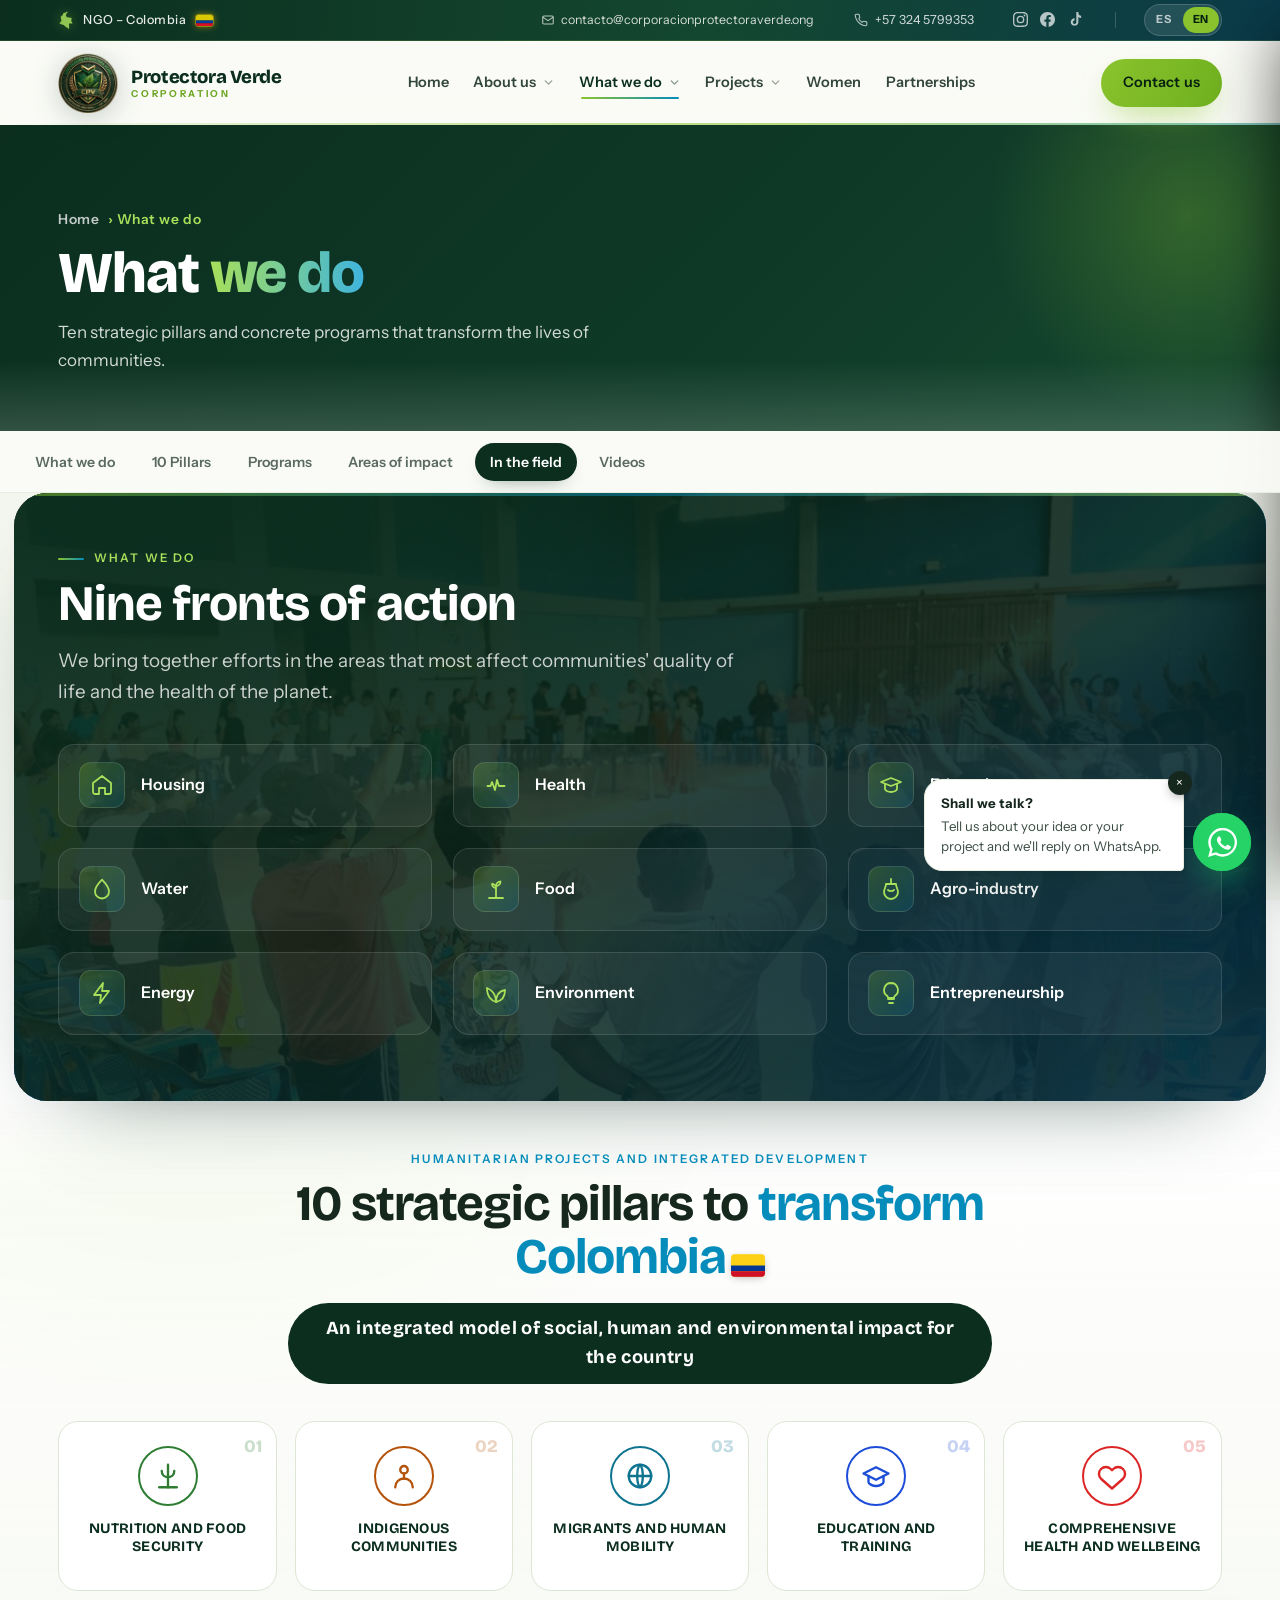
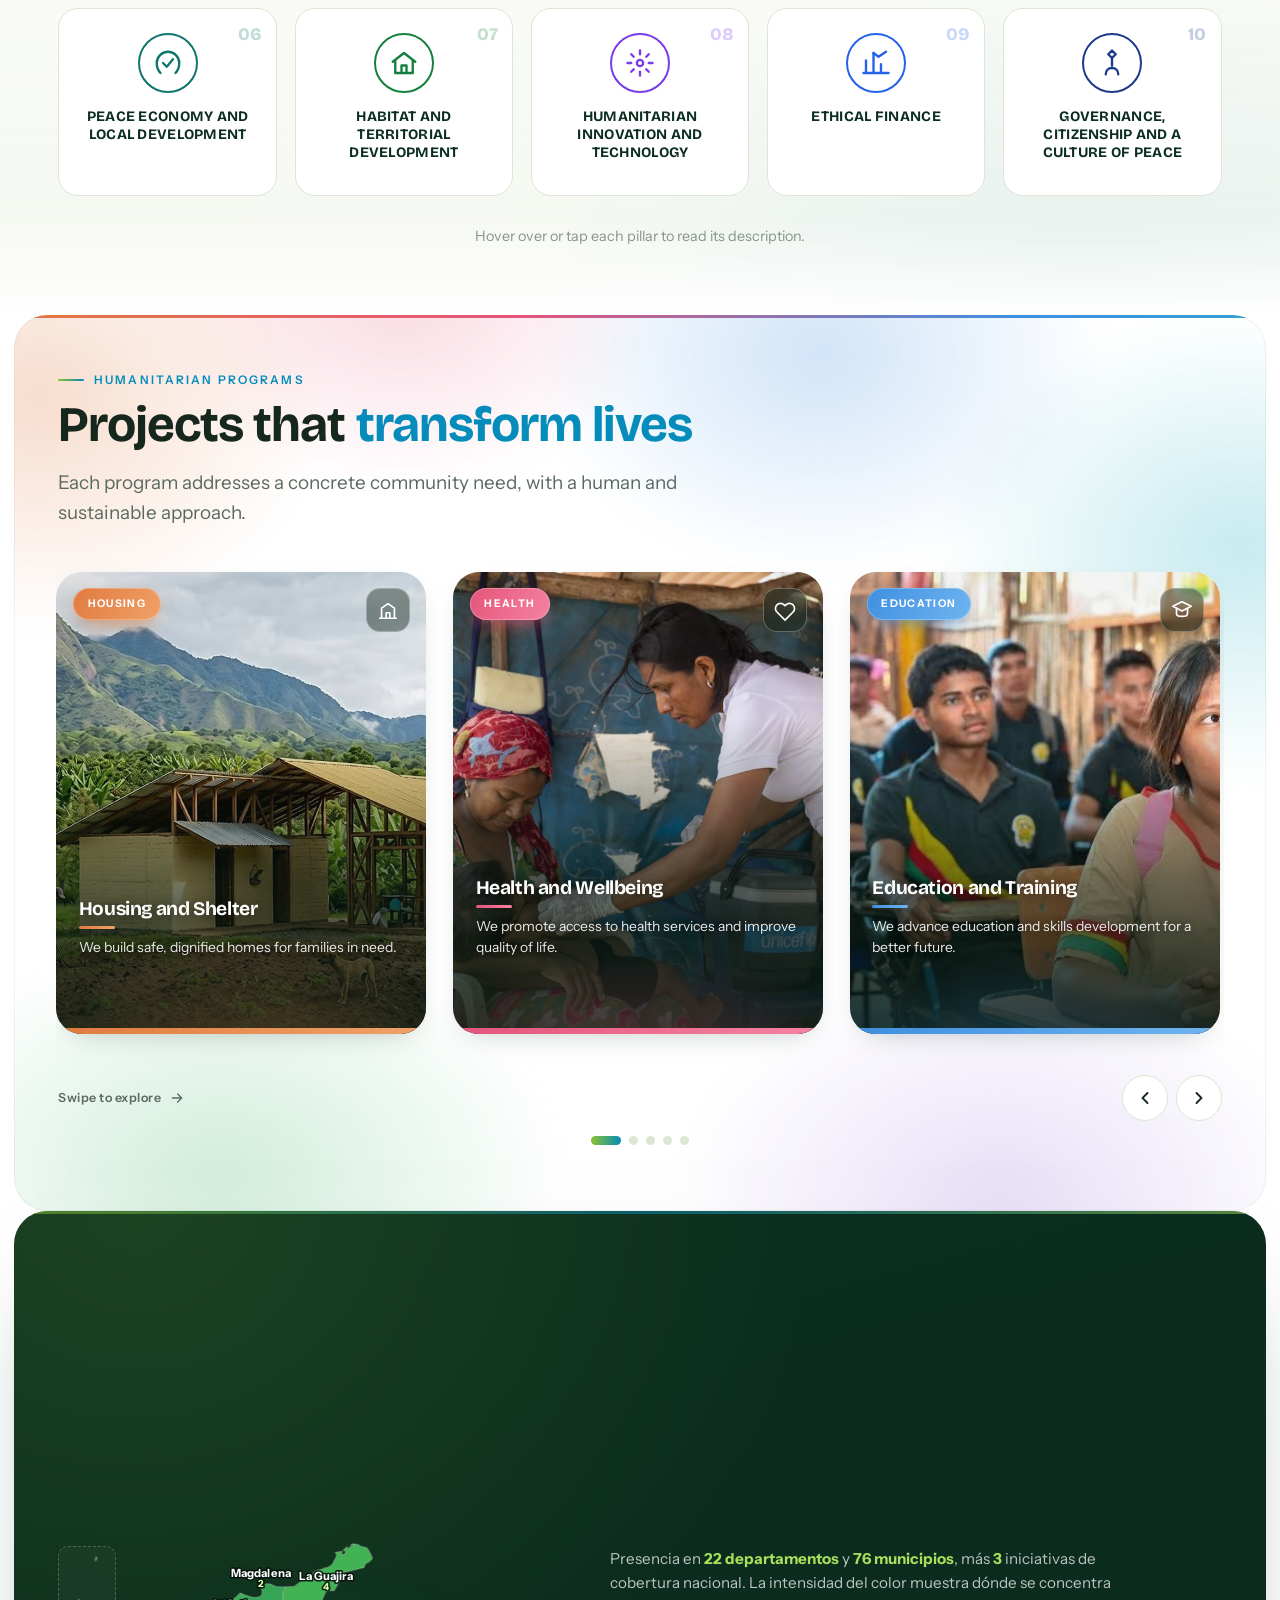
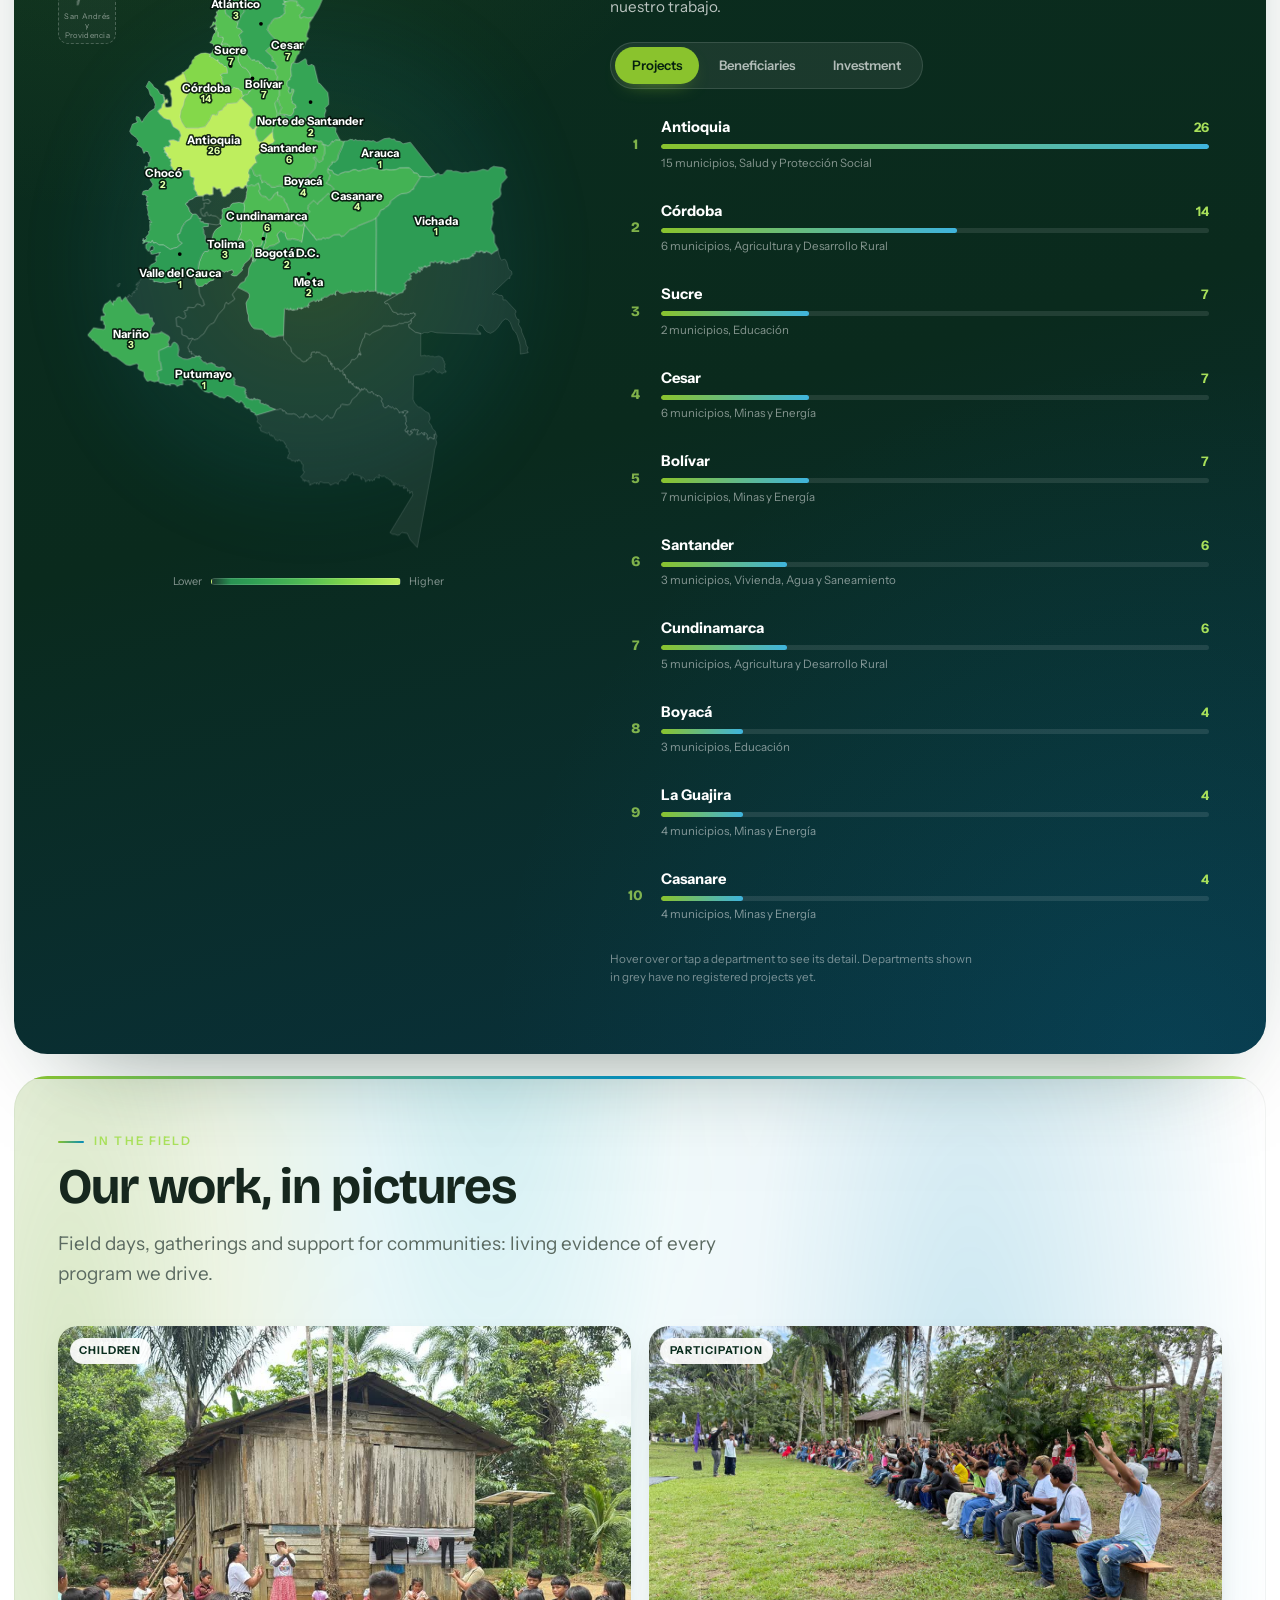
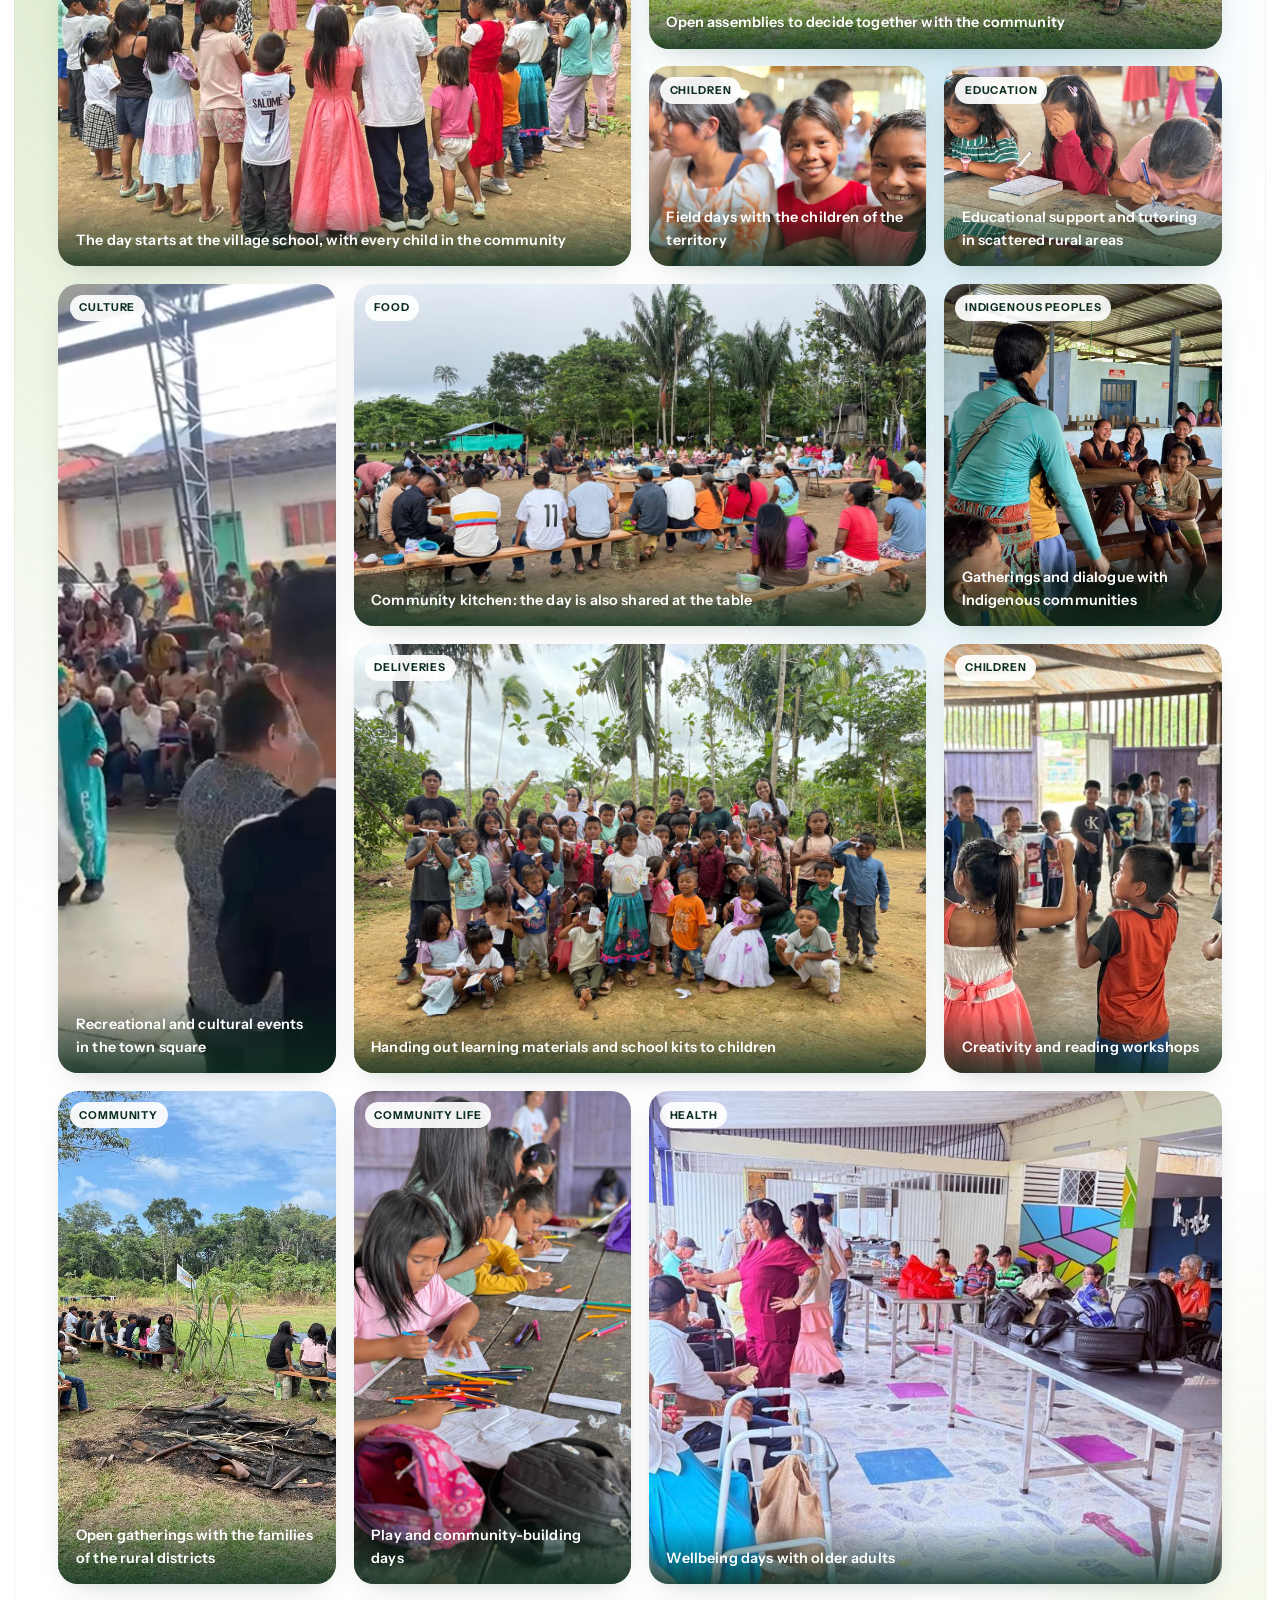
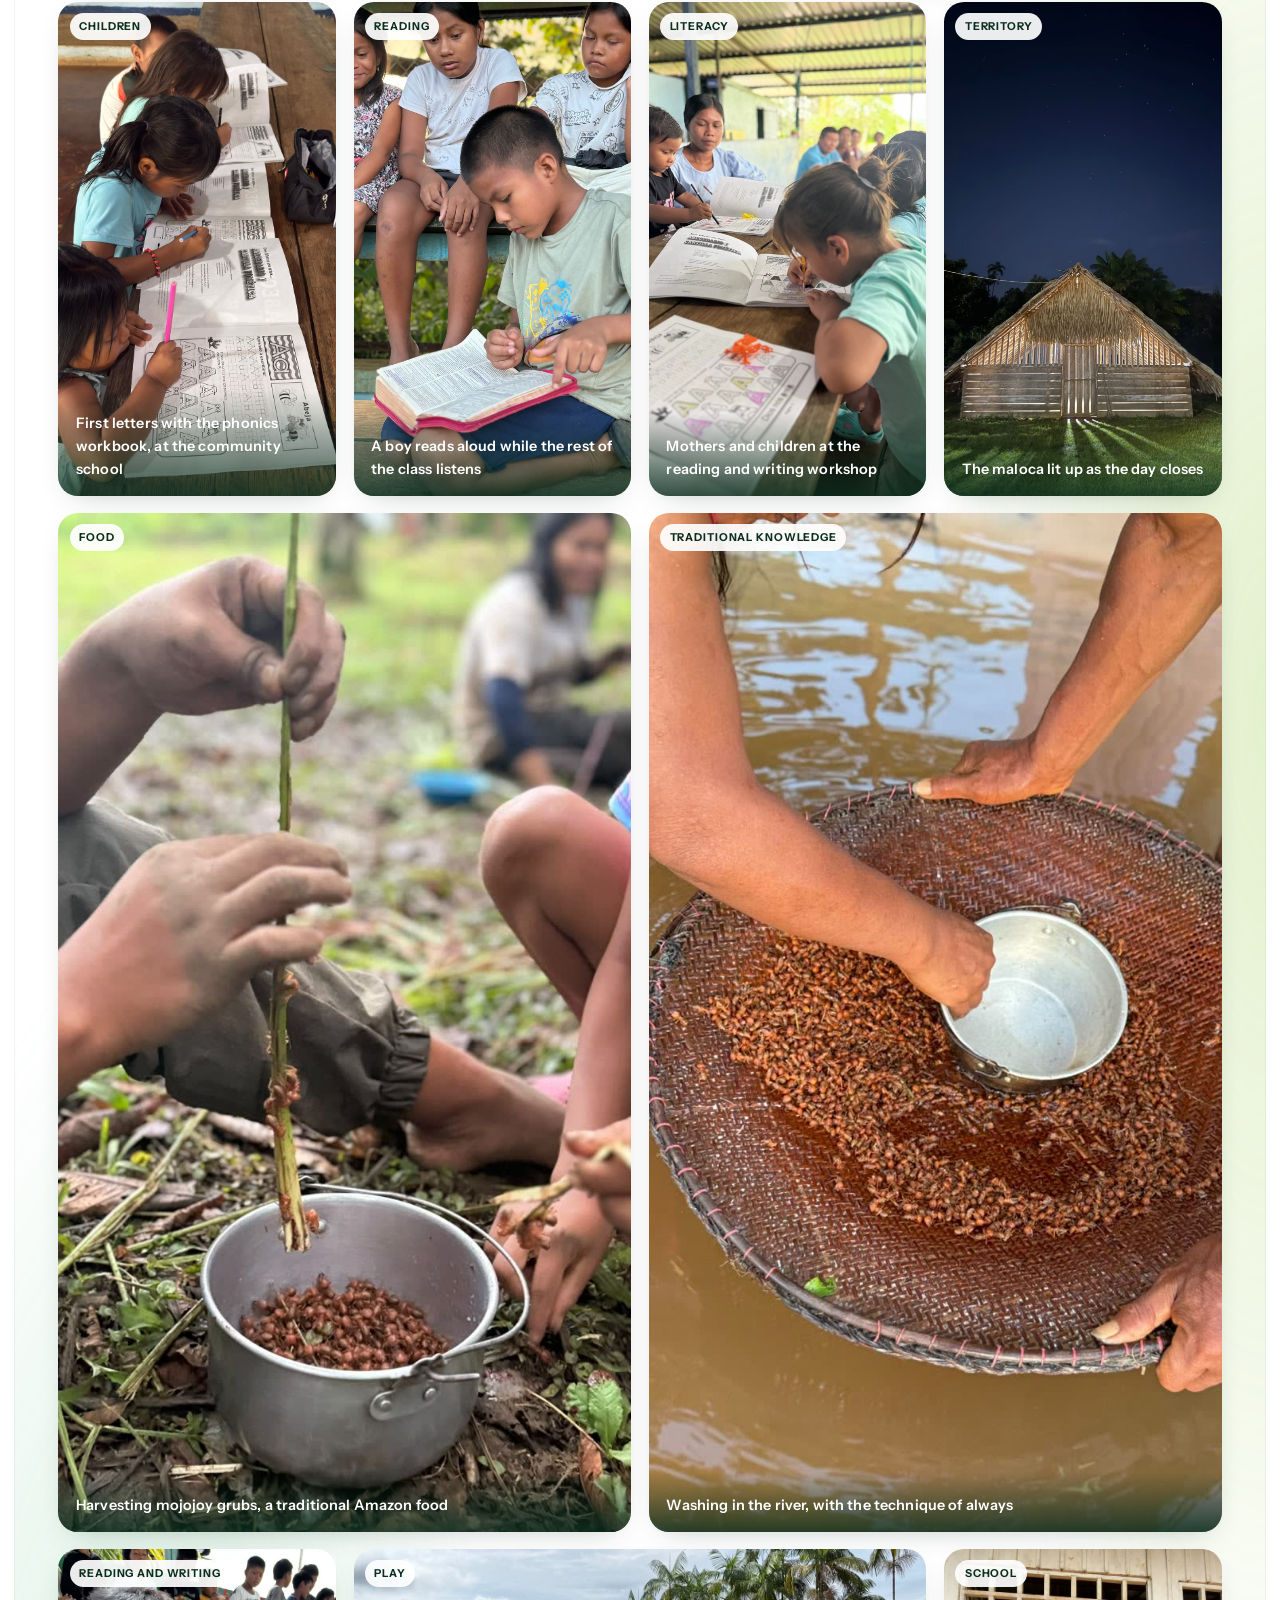
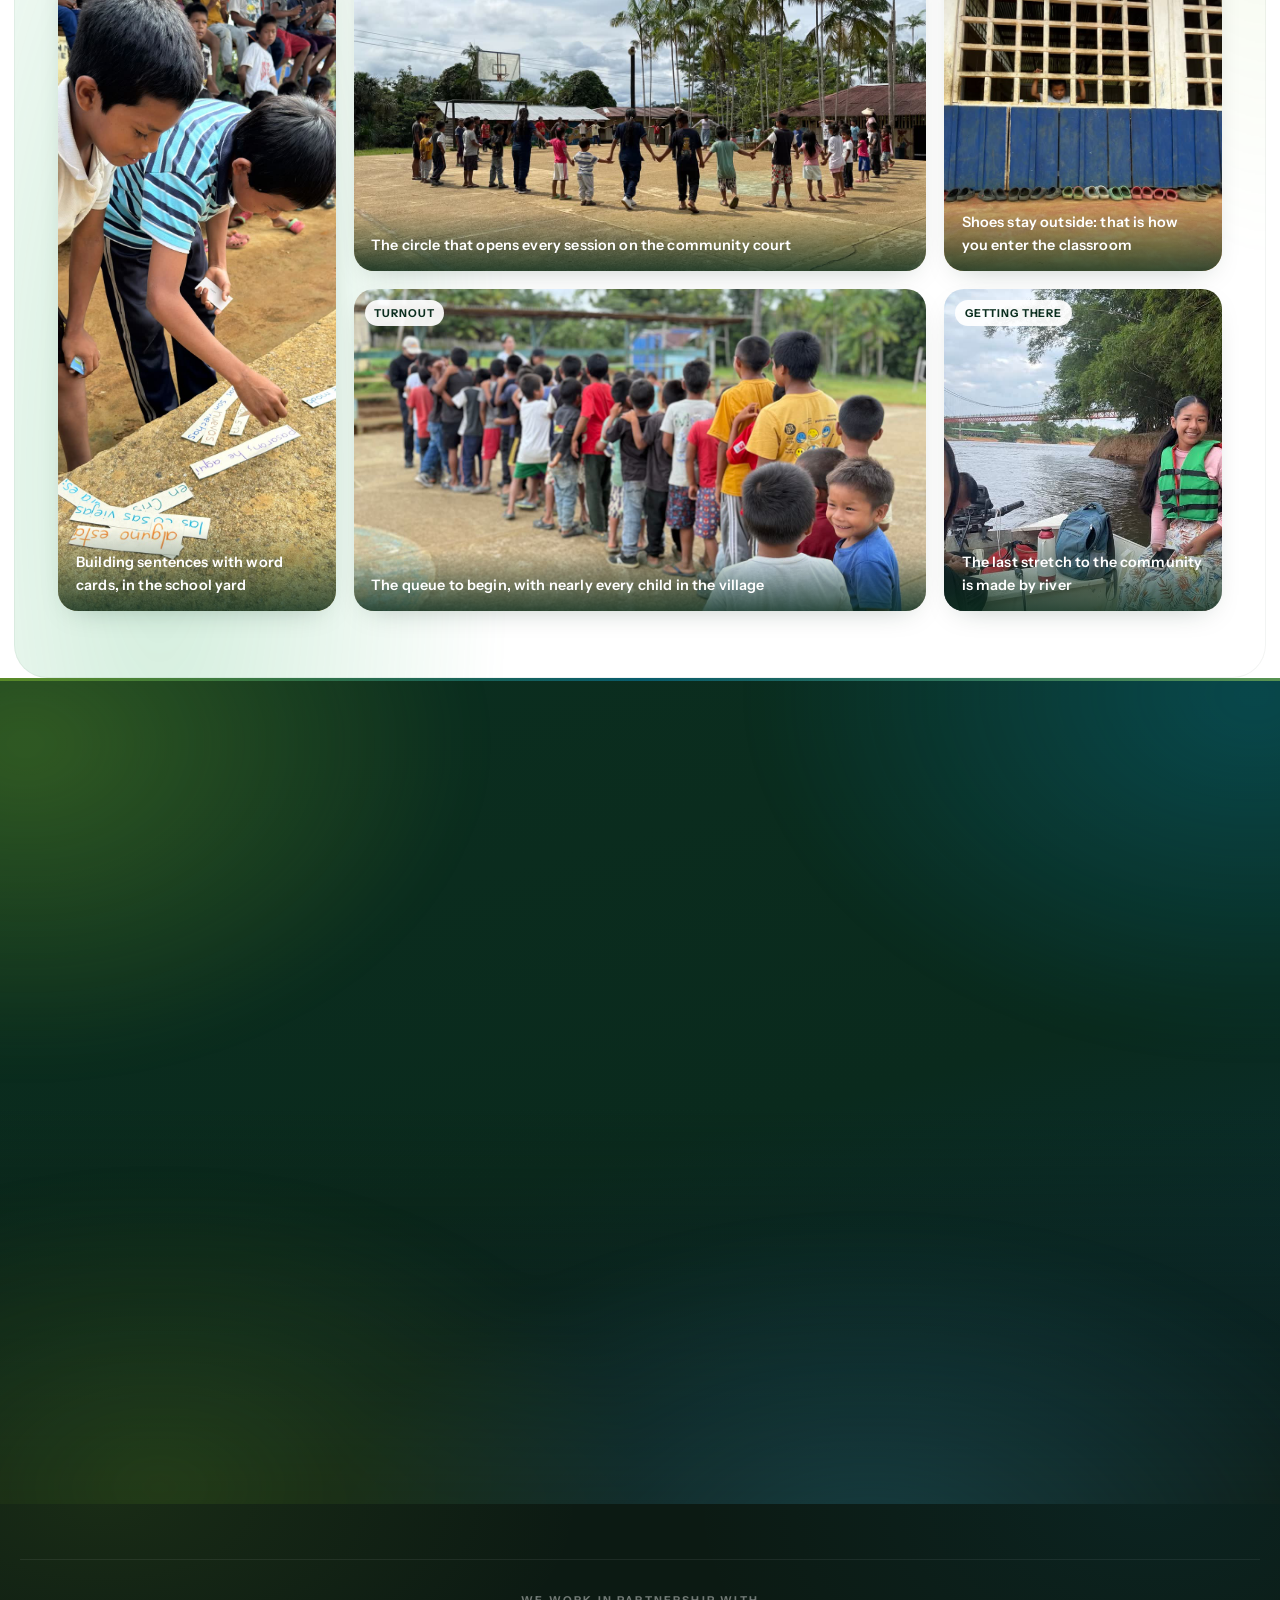
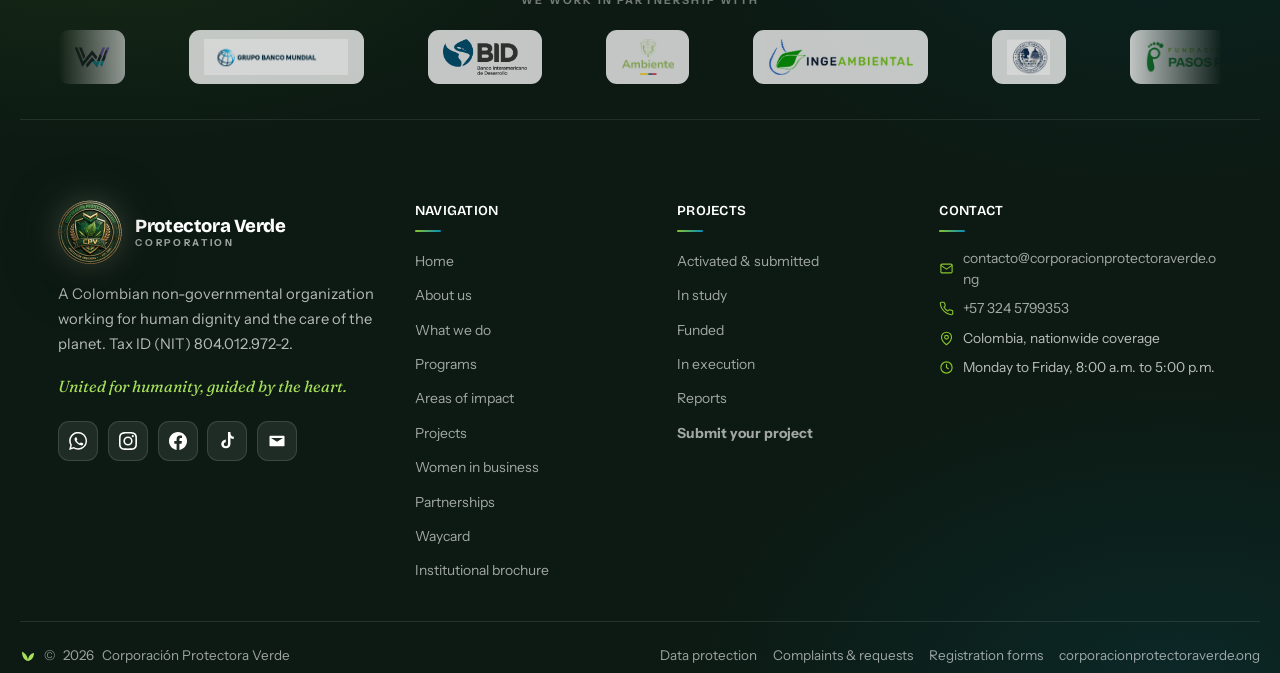
<file: programas.html>
<!DOCTYPE html>
<html lang="es">
<head>
<meta charset="UTF-8"/>
<meta name="viewport" content="width=device-width, initial-scale=1"/>
<meta http-equiv="Cache-Control" content="no-cache, must-revalidate"/>
<title>Qué hacemos y Programas | Corporación Protectora Verde</title>
<meta name="description" content="Nuestros 10 ejes estratégicos, programas y trabajo en territorio por la dignidad humana y el planeta."/>
<meta name="theme-color" content="#0B2E1F"/>
<!-- Vista previa al compartir. La imagen va en JPEG y con URL absoluta:
     WhatsApp no renderiza WebP ni rutas relativas, y por eso el enlace
     salía sin logo desde que el emblema pasó a WebP. -->
<meta property="og:type" content="website"/>
<meta property="og:site_name" content="Corporación Protectora Verde"/>
<meta property="og:locale" content="es_CO"/>
<meta property="og:url" content="https://www.corporacionprotectoraverde.ong/programas.html"/>
<meta property="og:title" content="Qué hacemos y Programas | Corporación Protectora Verde"/>
<meta property="og:description" content="Nuestros 10 ejes estratégicos, programas y trabajo en territorio por la dignidad humana y el planeta."/>
<meta property="og:image" content="https://www.corporacionprotectoraverde.ong/img/og-corpoverde.jpg"/>
<meta property="og:image:secure_url" content="https://www.corporacionprotectoraverde.ong/img/og-corpoverde.jpg"/>
<meta property="og:image:type" content="image/jpeg"/>
<meta property="og:image:width" content="1200"/>
<meta property="og:image:height" content="630"/>
<meta property="og:image:alt" content="Emblema de la Corporación Protectora Verde sobre fondo verde, con el lema Unidos por la humanidad, guiados por el corazón"/>
<meta name="twitter:card" content="summary_large_image"/>
<meta name="twitter:title" content="Qué hacemos y Programas | Corporación Protectora Verde"/>
<meta name="twitter:description" content="Nuestros 10 ejes estratégicos, programas y trabajo en territorio por la dignidad humana y el planeta."/>
<meta name="twitter:image" content="https://www.corporacionprotectoraverde.ong/img/og-corpoverde.jpg"/>
<meta name="twitter:image:alt" content="Emblema de la Corporación Protectora Verde sobre fondo verde, con el lema Unidos por la humanidad, guiados por el corazón"/>
<link rel="canonical" href="https://www.corporacionprotectoraverde.ong/programas.html"/>
<link rel="icon" href="img/logo.png?v=1fbf88b2" type="image/png"/>
<link rel="preconnect" href="https://fonts.googleapis.com"/>
<link rel="preconnect" href="https://fonts.gstatic.com" crossorigin/>
<link href="https://fonts.googleapis.com/css2?family=Bricolage+Grotesque:opsz,wght@12..96,500;12..96,600;12..96,700;12..96,800&family=Fraunces:ital,opsz,wght@1,9..144,400;1,9..144,500;1,9..144,600&family=Instrument+Sans:wght@400;500;600&display=swap" rel="stylesheet"/>
<link rel="stylesheet" href="css/styles.css?v=1fbf88b2"/>
<link rel="stylesheet" href="css/rediseno.css?v=1fbf88b2"/>
</head>
<body class="cargando">
<div class="loader" id="loader" role="status" aria-live="polite">
  <div class="loader-in">
    <div class="loader-mark"><img src="img/logo.webp?v=1fbf88b2" alt=""/></div>
    <p class="loader-word">Corporación Protectora Verde<span>Unidos por la humanidad</span></p>
    <div class="loader-bar"><i></i></div>
  </div>
</div>
<div class="progreso" id="progreso"></div>

<div class="topbar">
  <div class="wrap">
    <span class="tb-left"><svg class="co-mapa" viewBox="0 0 22 26" aria-hidden="true"><path d="M12.66 0.70C12.49 0.66,12.19 0.90,11.93 1.09C11.67 1.27,11.25 1.85,10.83 2.04C10.41 2.24,9.34 2.39,8.94 2.48C8.55 2.57,8.27 2.53,7.99 2.70C7.72 2.88,7.13 3.41,6.97 3.73C6.80 4.05,6.85 4.77,6.82 4.98C6.79 5.18,6.80 5.16,6.75 5.20C6.70 5.24,6.63 5.16,6.48 5.27C6.34 5.38,5.87 5.79,5.69 6.00C5.52 6.22,5.27 6.66,5.21 6.81C5.15 6.97,5.31 7.02,5.24 7.10C5.17 7.19,4.81 7.48,4.70 7.40C4.59 7.31,4.49 6.65,4.43 6.49C4.38 6.33,4.42 5.96,4.32 6.25C4.22 6.55,3.74 8.07,3.73 8.57C3.72 9.08,4.21 9.53,4.26 9.86C4.31 10.20,4.01 10.47,4.07 10.95C4.13 11.43,4.77 12.70,4.70 13.30C4.62 13.90,3.88 14.79,3.53 15.22C3.17 15.65,2.33 16.10,2.18 16.35C2.03 16.60,2.19 16.81,2.43 17.01C2.67 17.21,3.55 17.58,3.91 17.78C4.27 17.97,4.57 18.28,4.99 18.41C5.41 18.54,6.46 18.58,6.89 18.70C7.33 18.82,7.66 18.92,8.09 19.27C8.53 19.62,9.40 20.72,9.97 21.20C10.54 21.67,11.57 22.25,12.16 22.66C12.76 23.08,13.79 23.78,14.21 24.13C14.64 24.48,15.03 25.69,15.18 25.17C15.33 24.66,15.29 21.58,15.31 20.46C15.33 19.34,14.70 17.61,15.31 17.16C15.92 16.71,19.11 17.43,19.67 17.23C20.24 17.04,19.48 16.18,19.34 15.77C19.20 15.35,18.83 14.69,18.68 14.30C18.53 13.91,18.23 13.59,18.24 12.98C18.25 12.36,18.79 10.42,18.72 9.91C18.65 9.39,18.28 9.46,17.73 9.31C17.18 9.15,15.37 8.89,14.80 8.79C14.23 8.69,13.96 8.62,13.63 8.60C13.30 8.58,12.70 8.71,12.46 8.65C12.21 8.58,12.01 8.33,11.87 8.13C11.74 7.94,11.67 7.58,11.51 7.25C11.34 6.92,10.75 6.07,10.70 5.78C10.65 5.50,11.02 5.50,11.14 5.20C11.26 4.89,11.43 3.93,11.58 3.58C11.73 3.23,12.01 2.93,12.24 2.70C12.46 2.47,13.06 2.15,13.19 1.97C13.32 1.78,13.26 1.56,13.19 1.38C13.12 1.20,12.84 0.75,12.66 0.70Z"/></svg> ONG &ndash; Colombia<span class="co-bandera" aria-hidden="true"><svg viewBox="0 0 18 12" preserveAspectRatio="none"><rect width="18" height="6" fill="#FCD116"/><rect y="6" width="18" height="3" fill="#003893"/><rect y="9" width="18" height="3" fill="#CE1126"/></svg></span></span>
    <span class="tb-right">
      <a class="tb-mail" href="mailto:contacto@corporacionprotectoraverde.ong"><svg viewBox="0 0 24 24" fill="none" stroke="currentColor" stroke-width="1.8"><rect x="3" y="5" width="18" height="14" rx="2"/><path d="m3 7 9 6 9-6"/></svg><span>contacto@corporacionprotectoraverde.ong</span></a>
      <a class="tb-tel" href="tel:+573245799353"><svg viewBox="0 0 24 24" fill="none" stroke="currentColor" stroke-width="1.8"><path d="M22 16.9v3a2 2 0 0 1-2.2 2 19.8 19.8 0 0 1-8.6-3.1 19.5 19.5 0 0 1-6-6 19.8 19.8 0 0 1-3.1-8.7A2 2 0 0 1 4.1 2h3a2 2 0 0 1 2 1.7c.1 1 .4 1.9.7 2.8a2 2 0 0 1-.5 2.1L8.1 9.9a16 16 0 0 0 6 6l1.3-1.3a2 2 0 0 1 2.1-.4c.9.3 1.8.5 2.8.6a2 2 0 0 1 1.7 2Z"/></svg><span>+57 324 5799353</span></a>
      <span class="tb-redes"><a href="https://www.instagram.com/corpoprotecotraverde" target="_blank" rel="noopener" aria-label="Instagram"><svg viewBox="0 0 24 24" aria-hidden="true"><path d="M12 2.16c3.2 0 3.58.01 4.85.07 1.17.05 1.8.25 2.23.41.56.22.96.48 1.38.9.42.42.68.82.9 1.38.16.42.36 1.06.41 2.23.06 1.27.07 1.65.07 4.85s-.01 3.58-.07 4.85c-.06 1.17-.26 1.8-.42 2.23-.22.56-.48.96-.9 1.38-.42.42-.82.68-1.38.9-.42.16-1.07.36-2.24.41-1.27.06-1.65.07-4.86.07s-3.59-.02-4.86-.07c-1.17-.06-1.82-.26-2.24-.42-.57-.22-.96-.48-1.38-.9-.42-.42-.69-.82-.9-1.38-.17-.42-.36-1.07-.42-2.24-.05-1.26-.06-1.65-.06-4.84 0-3.2.02-3.59.06-4.86.06-1.17.26-1.81.42-2.23.21-.57.48-.96.9-1.38.42-.42.81-.69 1.38-.9.42-.17 1.05-.36 2.22-.42 1.28-.05 1.65-.06 4.86-.06ZM12 0C8.74 0 8.33.02 7.05.07c-1.28.06-2.15.26-2.91.56-.79.3-1.46.72-2.13 1.38C1.35 2.68.93 3.35.63 4.14c-.3.76-.5 1.63-.56 2.91C.01 8.33 0 8.74 0 12s.02 3.67.07 4.95c.06 1.28.26 2.15.56 2.91.31.79.72 1.46 1.38 2.13.67.67 1.34 1.08 2.13 1.38.76.3 1.64.5 2.91.56C8.33 23.99 8.74 24 12 24s3.67-.02 4.95-.07c1.28-.06 2.15-.26 2.91-.56.79-.31 1.46-.72 2.13-1.38.67-.67 1.08-1.34 1.38-2.13.3-.76.5-1.64.56-2.91.06-1.28.07-1.69.07-4.95s-.02-3.67-.07-4.95c-.06-1.28-.26-2.15-.56-2.91-.31-.79-.72-1.46-1.38-2.13C21.32 1.35 20.65.93 19.86.63c-.76-.3-1.64-.5-2.91-.56C15.67.01 15.26 0 12 0Z"/><path d="M12 5.84a6.16 6.16 0 1 0 0 12.32 6.16 6.16 0 0 0 0-12.32ZM12 16a4 4 0 1 1 0-8 4 4 0 0 1 0 8Z"/><circle cx="18.41" cy="5.6" r="1.44"/></svg></a><a href="https://www.facebook.com/61595279382591" target="_blank" rel="noopener" aria-label="Facebook"><svg viewBox="0 0 24 24" aria-hidden="true"><path d="M24 12.07C24 5.45 18.63.07 12 .07S0 5.45 0 12.07c0 5.99 4.39 10.95 10.13 11.86v-8.39H7.08v-3.47h3.05V9.43c0-3.01 1.79-4.67 4.53-4.67 1.31 0 2.69.24 2.69.24v2.95h-1.51c-1.49 0-1.96.93-1.96 1.88v2.25h3.33l-.53 3.47h-2.8v8.39C19.61 23.03 24 18.06 24 12.07Z"/></svg></a><a href="https://www.tiktok.com/@corpoprotectoraverde" target="_blank" rel="noopener" aria-label="TikTok"><svg viewBox="0 0 24 24" aria-hidden="true"><path d="M16.6 0h-3.3v16.3a2.8 2.8 0 0 1-2.8 2.7 2.8 2.8 0 0 1-2.8-2.7 2.8 2.8 0 0 1 2.7-2.8v-3.4c-3.4.1-6.1 2.9-6.1 6.2a6.2 6.2 0 0 0 12.3 0V8c1.2.9 2.8 1.4 4.4 1.4V6.1c-2.5-.1-4.4-2.1-4.4-4.6V0Z"/></svg></a></span>
      <span class="tb-sep"></span>
      <span class="lang" id="lang" role="group" aria-label="Idioma / Language">
        <button type="button" data-lang="es" class="on" aria-pressed="true">ES</button>
        <button type="button" data-lang="en" aria-pressed="false">EN</button>
      </span>
    </span>
  </div>
</div>

<header class="header" id="header">
  <div class="wrap nav">
    <a href="index.html" class="brand" aria-label="Inicio | Corporación Protectora Verde">
      <span class="ring"><img src="img/logo.webp?v=1fbf88b2" alt="Corporación Protectora Verde"/></span>
      <span class="bn"><b>Protectora Verde</b><span>Corporación</span></span>
    </a>
    <nav class="menu" id="menu" aria-label="Menú principal">
      <a href="index.html">Inicio</a>
      <span class="has-sub"><a href="nosotros.html">Nosotros<svg class="sub-caret" viewBox="0 0 24 24" fill="none" stroke="currentColor" stroke-width="2.4" stroke-linecap="round" stroke-linejoin="round"><path d="m6 9 6 6 6-6"/></svg></a><span class="submenu"><a href="nosotros.html#conocenos"><span class="mm-ic"><svg class="" viewBox="0 0 24 24" fill="none" stroke="currentColor" stroke-width="1.9" stroke-linecap="round" stroke-linejoin="round" aria-hidden="true"><path d="M20.8 6.4a5.5 5.5 0 0 0-7.8 0L12 7.4l-1-1a5.5 5.5 0 0 0-7.8 7.8l8.8 8.8 8.8-8.8a5.5 5.5 0 0 0 0-7.8Z"/></svg></span><span class="mm-tx">Conócenos<small>Quiénes somos y de dónde venimos</small></span></a><a href="nosotros.html#mision"><span class="mm-ic"><svg class="" viewBox="0 0 24 24" fill="none" stroke="currentColor" stroke-width="1.9" stroke-linecap="round" stroke-linejoin="round" aria-hidden="true"><circle cx="12" cy="12" r="9"/><circle cx="12" cy="12" r="5"/><circle cx="12" cy="12" r="1.4"/></svg></span><span class="mm-tx">Misión<small>El propósito que nos mueve</small></span></a><a href="nosotros.html#vision"><span class="mm-ic"><svg class="" viewBox="0 0 24 24" fill="none" stroke="currentColor" stroke-width="1.9" stroke-linecap="round" stroke-linejoin="round" aria-hidden="true"><path d="M2 12s3.6-7 10-7 10 7 10 7-3.6 7-10 7-10-7-10-7Z"/><circle cx="12" cy="12" r="3"/></svg></span><span class="mm-tx">Visión<small>Hacia dónde vamos al 2030</small></span></a><a href="nosotros.html#valores"><span class="mm-ic"><svg class="" viewBox="0 0 24 24" fill="none" stroke="currentColor" stroke-width="1.9" stroke-linecap="round" stroke-linejoin="round" aria-hidden="true"><path d="M12 2 4 5v6c0 5 3.4 9.4 8 11 4.6-1.6 8-6 8-11V5l-8-3Z"/></svg></span><span class="mm-tx">Valores<small>Los principios que nos guían</small></span></a><a href="nosotros.html#equipo"><span class="mm-ic"><svg class="" viewBox="0 0 24 24" fill="none" stroke="currentColor" stroke-width="1.9" stroke-linecap="round" stroke-linejoin="round" aria-hidden="true"><path d="M16 21v-2a4 4 0 0 0-4-4H6a4 4 0 0 0-4 4v2"/><circle cx="9" cy="7" r="4"/><path d="M22 21v-2a4 4 0 0 0-3-3.87"/></svg></span><span class="mm-tx">Equipo de trabajo<small>Las personas detrás de cada proyecto</small></span></a><a href="nosotros.html#proteccion-datos"><span class="mm-ic"><svg class="" viewBox="0 0 24 24" fill="none" stroke="currentColor" stroke-width="1.9" stroke-linecap="round" stroke-linejoin="round" aria-hidden="true"><rect x="4" y="10" width="16" height="11" rx="2"/><path d="M8 10V7a4 4 0 0 1 8 0v3"/></svg></span><span class="mm-tx">Protección de datos<small>Tratamiento de la información</small></span></a><a href="nosotros.html#pqr"><span class="mm-ic"><svg class="" viewBox="0 0 24 24" fill="none" stroke="currentColor" stroke-width="1.9" stroke-linecap="round" stroke-linejoin="round" aria-hidden="true"><path d="M21 15a2 2 0 0 1-2 2H8l-5 4V5a2 2 0 0 1 2-2h14a2 2 0 0 1 2 2Z"/></svg></span><span class="mm-tx">Peticiones, quejas y reclamos<small>Canal de atención ciudadana</small></span></a></span></span>
      <span class="has-sub activa"><a href="programas.html#que-hacemos">Qué hacemos<svg class="sub-caret" viewBox="0 0 24 24" fill="none" stroke="currentColor" stroke-width="2.4" stroke-linecap="round" stroke-linejoin="round"><path d="m6 9 6 6 6-6"/></svg></a><span class="submenu"><a href="programas.html#que-hacemos"><span class="mm-ic"><svg class="" viewBox="0 0 24 24" fill="none" stroke="currentColor" stroke-width="1.9" stroke-linecap="round" stroke-linejoin="round" aria-hidden="true"><path d="m12 2 9 5-9 5-9-5 9-5Z"/><path d="m3 12 9 5 9-5M3 17l9 5 9-5"/></svg></span><span class="mm-tx">Áreas de acción<small>Los nueve frentes donde trabajamos</small></span></a><a href="programas.html#programas"><span class="mm-ic"><svg class="" viewBox="0 0 24 24" fill="none" stroke="currentColor" stroke-width="1.9" stroke-linecap="round" stroke-linejoin="round" aria-hidden="true"><path d="M12 21C12 12 6 8 3 7c0 9 5 13 9 14Z"/><path d="M12 21c0-7 4-11 9-12 0 7-4 11-9 12Z"/></svg></span><span class="mm-tx">Programas<small>Iniciativas en marcha en el territorio</small></span></a><a href="programas.html#ejes"><span class="mm-ic"><svg class="" viewBox="0 0 24 24" fill="none" stroke="currentColor" stroke-width="1.9" stroke-linecap="round" stroke-linejoin="round" aria-hidden="true"><path d="M12 2v4M12 18v4M4.9 4.9l2.9 2.9M16.2 16.2l2.9 2.9M2 12h4M18 12h4M4.9 19.1l2.9-2.9M16.2 7.8l2.9-2.9"/></svg></span><span class="mm-tx">Ejes estratégicos<small>Las diez líneas que ordenan el trabajo</small></span></a><a href="programas.html#incidencia"><span class="mm-ic"><svg class="" viewBox="0 0 24 24" fill="none" stroke="currentColor" stroke-width="1.9" stroke-linecap="round" stroke-linejoin="round" aria-hidden="true"><path d="m9 3-6 3v15l6-3 6 3 6-3V3l-6 3-6-3Z"/><path d="M9 3v15M15 6v15"/></svg></span><span class="mm-tx">Zonas de incidencia<small>Mapa interactivo de nuestra presencia</small></span></a><a href="programas.html#territorio"><span class="mm-ic"><svg class="" viewBox="0 0 24 24" fill="none" stroke="currentColor" stroke-width="1.9" stroke-linecap="round" stroke-linejoin="round" aria-hidden="true"><rect x="2" y="6" width="14" height="12" rx="2"/><path d="m16 11 6-3v8l-6-3Z"/></svg></span><span class="mm-tx">En territorio<small>Video y galería de nuestras jornadas</small></span></a></span></span>
      <span class="has-sub"><a href="proyectos.html">Proyectos<svg class="sub-caret" viewBox="0 0 24 24" fill="none" stroke="currentColor" stroke-width="2.4" stroke-linecap="round" stroke-linejoin="round"><path d="m6 9 6 6 6-6"/></svg></a><span class="submenu submenu-2c"><a href="proyectos.html#activados"><span class="mm-ic"><svg class="" viewBox="0 0 24 24" fill="none" stroke="currentColor" stroke-width="1.9" stroke-linecap="round" stroke-linejoin="round" aria-hidden="true"><path d="M3 7a2 2 0 0 1 2-2h4l2 2h8a2 2 0 0 1 2 2v9a2 2 0 0 1-2 2H5a2 2 0 0 1-2-2Z"/></svg></span><span class="mm-tx">Activados presentados<small>Portafolio completo con buscador</small></span></a><a href="proyectos.html#estudio"><span class="mm-ic"><svg class="" viewBox="0 0 24 24" fill="none" stroke="currentColor" stroke-width="1.9" stroke-linecap="round" stroke-linejoin="round" aria-hidden="true"><circle cx="11" cy="11" r="7"/><path d="m20 20-3.5-3.5"/></svg></span><span class="mm-tx">Estudio<small>En formulación y estructuración</small></span></a><a href="proyectos.html#viables"><span class="mm-ic"><svg class="" viewBox="0 0 24 24" fill="none" stroke="currentColor" stroke-width="1.9" stroke-linecap="round" stroke-linejoin="round" aria-hidden="true"><path d="M22 11.1V12a10 10 0 1 1-5.9-9.1"/><path d="M22 4 12 14l-3-3"/></svg></span><span class="mm-tx">Viables<small>Con concepto técnico favorable</small></span></a><a href="proyectos.html#aprobados"><span class="mm-ic"><svg class="" viewBox="0 0 24 24" fill="none" stroke="currentColor" stroke-width="1.9" stroke-linecap="round" stroke-linejoin="round" aria-hidden="true"><path d="M9 12h6M12 3v4"/><rect x="3" y="7" width="18" height="14" rx="2"/></svg></span><span class="mm-tx">Aprobados<small>Avalados por la entidad competente</small></span></a><a href="proyectos.html#financiados"><span class="mm-ic"><svg class="" viewBox="0 0 24 24" fill="none" stroke="currentColor" stroke-width="1.9" stroke-linecap="round" stroke-linejoin="round" aria-hidden="true"><rect x="2" y="6" width="20" height="12" rx="2"/><circle cx="12" cy="12" r="2.6"/></svg></span><span class="mm-tx">Financiados<small>Con recursos asegurados</small></span></a><a href="proyectos.html#ejecucion"><span class="mm-ic"><svg class="" viewBox="0 0 24 24" fill="none" stroke="currentColor" stroke-width="1.9" stroke-linecap="round" stroke-linejoin="round" aria-hidden="true"><circle cx="12" cy="12" r="3"/><path d="M19.4 15a1.6 1.6 0 0 0 .3 1.8l.1.1a2 2 0 1 1-2.8 2.8l-.1-.1a1.6 1.6 0 0 0-2.7 1.1V21a2 2 0 1 1-4 0v-.1A1.6 1.6 0 0 0 7 19.4a1.6 1.6 0 0 0-1.8.3l-.1.1a2 2 0 1 1-2.8-2.8l.1-.1A1.6 1.6 0 0 0 3 14.1H3a2 2 0 1 1 0-4h.1A1.6 1.6 0 0 0 4.6 7a1.6 1.6 0 0 0-.3-1.8l-.1-.1a2 2 0 1 1 2.8-2.8l.1.1A1.6 1.6 0 0 0 9 3h.1a2 2 0 1 1 4 0V3a1.6 1.6 0 0 0 2.7 1.1l.1-.1a2 2 0 1 1 2.8 2.8l-.1.1a1.6 1.6 0 0 0 1.1 2.7H21a2 2 0 1 1 0 4h-.1a1.6 1.6 0 0 0-1.5 1.4Z"/></svg></span><span class="mm-tx">Ejecución<small>Obras y actividades en marcha</small></span></a><a href="proyectos.html#supervision"><span class="mm-ic"><svg class="" viewBox="0 0 24 24" fill="none" stroke="currentColor" stroke-width="1.9" stroke-linecap="round" stroke-linejoin="round" aria-hidden="true"><path d="M2 12s3.6-7 10-7 10 7 10 7-3.6 7-10 7-10-7-10-7Z"/><circle cx="12" cy="12" r="2.6"/></svg></span><span class="mm-tx">Supervisión<small>Seguimiento e interventoría</small></span></a><a href="proyectos.html#ejecutados"><span class="mm-ic"><svg class="" viewBox="0 0 24 24" fill="none" stroke="currentColor" stroke-width="1.9" stroke-linecap="round" stroke-linejoin="round" aria-hidden="true"><path d="M4 22V4M4 4h13l-2 4 2 4H4"/></svg></span><span class="mm-tx">Ejecutados<small>Proyectos entregados y cerrados</small></span></a><a href="proyectos.html#informes"><span class="mm-ic"><svg class="" viewBox="0 0 24 24" fill="none" stroke="currentColor" stroke-width="1.9" stroke-linecap="round" stroke-linejoin="round" aria-hidden="true"><path d="M14 2H6a2 2 0 0 0-2 2v16a2 2 0 0 0 2 2h12a2 2 0 0 0 2-2V8l-6-6Z"/><path d="M14 2v6h6M9 14h6M9 18h4"/></svg></span><span class="mm-tx">Informes<small>Rendición de cuentas y resultados</small></span></a><a class="mm-pie" href="presentar-proyecto.html"><span>Presenta tu proyecto y descarga los formatos de registro</span><svg class="" viewBox="0 0 24 24" fill="none" stroke="currentColor" stroke-width="1.9" stroke-linecap="round" stroke-linejoin="round" aria-hidden="true"><path d="M21 15v4a2 2 0 0 1-2 2H5a2 2 0 0 1-2-2v-4"/><path d="m7 10 5 5 5-5M12 15V3"/></svg></a></span></span>
      <a href="mujeres.html">Mujeres</a>
      <a href="alianzas.html">Alianzas</a>
    </nav>
    <div class="nav-cta">
      <a href="index.html#contacto" class="btn btn-primary">Contáctanos</a>
      <button class="burger" id="burger" aria-label="Abrir menú" aria-expanded="false" aria-controls="drawer"><span></span></button>
    </div>
  </div>
</header>

<aside class="drawer" id="drawer" aria-hidden="true" aria-label="Menú">
  <div class="drawer-head"><img src="img/logo.webp?v=1fbf88b2" alt=""/><span><b>Protectora Verde</b><span>Corporación</span></span></div>
  <a href="index.html">Inicio</a>
  <div class="dgroup"><span>Nosotros</span><a href="nosotros.html#conocenos"><span class="dg-ic"><svg viewBox="0 0 24 24" fill="none" stroke="currentColor" stroke-width="1.9" stroke-linecap="round" stroke-linejoin="round" aria-hidden="true"><path d="M20.8 6.4a5.5 5.5 0 0 0-7.8 0L12 7.4l-1-1a5.5 5.5 0 0 0-7.8 7.8l8.8 8.8 8.8-8.8a5.5 5.5 0 0 0 0-7.8Z"/></svg></span>Conócenos</a><a href="nosotros.html#mision"><span class="dg-ic"><svg viewBox="0 0 24 24" fill="none" stroke="currentColor" stroke-width="1.9" stroke-linecap="round" stroke-linejoin="round" aria-hidden="true"><circle cx="12" cy="12" r="9"/><circle cx="12" cy="12" r="5"/><circle cx="12" cy="12" r="1.4"/></svg></span>Misión</a><a href="nosotros.html#vision"><span class="dg-ic"><svg viewBox="0 0 24 24" fill="none" stroke="currentColor" stroke-width="1.9" stroke-linecap="round" stroke-linejoin="round" aria-hidden="true"><path d="M2 12s3.6-7 10-7 10 7 10 7-3.6 7-10 7-10-7-10-7Z"/><circle cx="12" cy="12" r="3"/></svg></span>Visión</a><a href="nosotros.html#valores"><span class="dg-ic"><svg viewBox="0 0 24 24" fill="none" stroke="currentColor" stroke-width="1.9" stroke-linecap="round" stroke-linejoin="round" aria-hidden="true"><path d="M12 2 4 5v6c0 5 3.4 9.4 8 11 4.6-1.6 8-6 8-11V5l-8-3Z"/></svg></span>Valores</a><a href="nosotros.html#equipo"><span class="dg-ic"><svg viewBox="0 0 24 24" fill="none" stroke="currentColor" stroke-width="1.9" stroke-linecap="round" stroke-linejoin="round" aria-hidden="true"><path d="M16 21v-2a4 4 0 0 0-4-4H6a4 4 0 0 0-4 4v2"/><circle cx="9" cy="7" r="4"/><path d="M22 21v-2a4 4 0 0 0-3-3.87"/></svg></span>Equipo de trabajo</a><a href="nosotros.html#proteccion-datos"><span class="dg-ic"><svg viewBox="0 0 24 24" fill="none" stroke="currentColor" stroke-width="1.9" stroke-linecap="round" stroke-linejoin="round" aria-hidden="true"><rect x="4" y="10" width="16" height="11" rx="2"/><path d="M8 10V7a4 4 0 0 1 8 0v3"/></svg></span>Protección de datos</a><a href="nosotros.html#pqr"><span class="dg-ic"><svg viewBox="0 0 24 24" fill="none" stroke="currentColor" stroke-width="1.9" stroke-linecap="round" stroke-linejoin="round" aria-hidden="true"><path d="M21 15a2 2 0 0 1-2 2H8l-5 4V5a2 2 0 0 1 2-2h14a2 2 0 0 1 2 2Z"/></svg></span>Quejas y reclamos</a></div>
  <div class="dgroup"><span>Qué hacemos</span><a href="programas.html#que-hacemos"><span class="dg-ic"><svg viewBox="0 0 24 24" fill="none" stroke="currentColor" stroke-width="1.9" stroke-linecap="round" stroke-linejoin="round" aria-hidden="true"><path d="m12 2 9 5-9 5-9-5 9-5Z"/><path d="m3 12 9 5 9-5M3 17l9 5 9-5"/></svg></span>Áreas de acción</a><a href="programas.html#programas"><span class="dg-ic"><svg viewBox="0 0 24 24" fill="none" stroke="currentColor" stroke-width="1.9" stroke-linecap="round" stroke-linejoin="round" aria-hidden="true"><path d="M12 21C12 12 6 8 3 7c0 9 5 13 9 14Z"/><path d="M12 21c0-7 4-11 9-12 0 7-4 11-9 12Z"/></svg></span>Programas</a><a href="programas.html#ejes"><span class="dg-ic"><svg viewBox="0 0 24 24" fill="none" stroke="currentColor" stroke-width="1.9" stroke-linecap="round" stroke-linejoin="round" aria-hidden="true"><path d="M12 2v4M12 18v4M4.9 4.9l2.9 2.9M16.2 16.2l2.9 2.9M2 12h4M18 12h4M4.9 19.1l2.9-2.9M16.2 7.8l2.9-2.9"/></svg></span>Ejes estratégicos</a><a href="programas.html#incidencia"><span class="dg-ic"><svg viewBox="0 0 24 24" fill="none" stroke="currentColor" stroke-width="1.9" stroke-linecap="round" stroke-linejoin="round" aria-hidden="true"><path d="m9 3-6 3v15l6-3 6 3 6-3V3l-6 3-6-3Z"/><path d="M9 3v15M15 6v15"/></svg></span>Zonas de incidencia</a><a href="programas.html#territorio"><span class="dg-ic"><svg viewBox="0 0 24 24" fill="none" stroke="currentColor" stroke-width="1.9" stroke-linecap="round" stroke-linejoin="round" aria-hidden="true"><rect x="2" y="6" width="14" height="12" rx="2"/><path d="m16 11 6-3v8l-6-3Z"/></svg></span>En territorio</a></div>
  <div class="dgroup"><span>Proyectos</span><a href="proyectos.html#activados"><span class="dg-ic"><svg viewBox="0 0 24 24" fill="none" stroke="currentColor" stroke-width="1.9" stroke-linecap="round" stroke-linejoin="round" aria-hidden="true"><path d="M3 7a2 2 0 0 1 2-2h4l2 2h8a2 2 0 0 1 2 2v9a2 2 0 0 1-2 2H5a2 2 0 0 1-2-2Z"/></svg></span>Activados presentados</a><a href="proyectos.html#estudio"><span class="dg-ic"><svg viewBox="0 0 24 24" fill="none" stroke="currentColor" stroke-width="1.9" stroke-linecap="round" stroke-linejoin="round" aria-hidden="true"><circle cx="11" cy="11" r="7"/><path d="m20 20-3.5-3.5"/></svg></span>Estudio</a><a href="proyectos.html#viables"><span class="dg-ic"><svg viewBox="0 0 24 24" fill="none" stroke="currentColor" stroke-width="1.9" stroke-linecap="round" stroke-linejoin="round" aria-hidden="true"><path d="M22 11.1V12a10 10 0 1 1-5.9-9.1"/><path d="M22 4 12 14l-3-3"/></svg></span>Viables</a><a href="proyectos.html#aprobados"><span class="dg-ic"><svg viewBox="0 0 24 24" fill="none" stroke="currentColor" stroke-width="1.9" stroke-linecap="round" stroke-linejoin="round" aria-hidden="true"><path d="M9 12h6M12 3v4"/><rect x="3" y="7" width="18" height="14" rx="2"/></svg></span>Aprobados</a><a href="proyectos.html#financiados"><span class="dg-ic"><svg viewBox="0 0 24 24" fill="none" stroke="currentColor" stroke-width="1.9" stroke-linecap="round" stroke-linejoin="round" aria-hidden="true"><rect x="2" y="6" width="20" height="12" rx="2"/><circle cx="12" cy="12" r="2.6"/></svg></span>Financiados</a><a href="proyectos.html#ejecucion"><span class="dg-ic"><svg viewBox="0 0 24 24" fill="none" stroke="currentColor" stroke-width="1.9" stroke-linecap="round" stroke-linejoin="round" aria-hidden="true"><circle cx="12" cy="12" r="3"/><path d="M19.4 15a1.6 1.6 0 0 0 .3 1.8l.1.1a2 2 0 1 1-2.8 2.8l-.1-.1a1.6 1.6 0 0 0-2.7 1.1V21a2 2 0 1 1-4 0v-.1A1.6 1.6 0 0 0 7 19.4a1.6 1.6 0 0 0-1.8.3l-.1.1a2 2 0 1 1-2.8-2.8l.1-.1A1.6 1.6 0 0 0 3 14.1H3a2 2 0 1 1 0-4h.1A1.6 1.6 0 0 0 4.6 7a1.6 1.6 0 0 0-.3-1.8l-.1-.1a2 2 0 1 1 2.8-2.8l.1.1A1.6 1.6 0 0 0 9 3h.1a2 2 0 1 1 4 0V3a1.6 1.6 0 0 0 2.7 1.1l.1-.1a2 2 0 1 1 2.8 2.8l-.1.1a1.6 1.6 0 0 0 1.1 2.7H21a2 2 0 1 1 0 4h-.1a1.6 1.6 0 0 0-1.5 1.4Z"/></svg></span>Ejecución</a><a href="proyectos.html#supervision"><span class="dg-ic"><svg viewBox="0 0 24 24" fill="none" stroke="currentColor" stroke-width="1.9" stroke-linecap="round" stroke-linejoin="round" aria-hidden="true"><path d="M2 12s3.6-7 10-7 10 7 10 7-3.6 7-10 7-10-7-10-7Z"/><circle cx="12" cy="12" r="2.6"/></svg></span>Supervisión</a><a href="proyectos.html#ejecutados"><span class="dg-ic"><svg viewBox="0 0 24 24" fill="none" stroke="currentColor" stroke-width="1.9" stroke-linecap="round" stroke-linejoin="round" aria-hidden="true"><path d="M4 22V4M4 4h13l-2 4 2 4H4"/></svg></span>Ejecutados</a><a href="proyectos.html#informes"><span class="dg-ic"><svg viewBox="0 0 24 24" fill="none" stroke="currentColor" stroke-width="1.9" stroke-linecap="round" stroke-linejoin="round" aria-hidden="true"><path d="M14 2H6a2 2 0 0 0-2 2v16a2 2 0 0 0 2 2h12a2 2 0 0 0 2-2V8l-6-6Z"/><path d="M14 2v6h6M9 14h6M9 18h4"/></svg></span>Informes</a><a href="presentar-proyecto.html"><span class="dg-ic"><svg viewBox="0 0 24 24" fill="none" stroke="currentColor" stroke-width="1.9" stroke-linecap="round" stroke-linejoin="round" aria-hidden="true"><path d="M21 15v4a2 2 0 0 1-2 2H5a2 2 0 0 1-2-2v-4"/><path d="m7 10 5 5 5-5M12 15V3"/></svg></span>Presenta tu proyecto</a></div>
  <a href="mujeres.html"><span class="dg-ic"><svg viewBox="0 0 24 24" fill="none" stroke="currentColor" stroke-width="1.9" stroke-linecap="round" stroke-linejoin="round" aria-hidden="true"><path d="M12 3v4M12 17v4M3 12h4M17 12h4M5.6 5.6l2.8 2.8M15.6 15.6l2.8 2.8M18.4 5.6l-2.8 2.8M8.4 15.6l-2.8 2.8"/></svg></span>Mujeres que emprenden</a>
  <a href="alianzas.html">Alianzas</a>
  <a href="alianzas.html#waycard"><span class="dg-ic"><svg viewBox="0 0 24 24" fill="none" stroke="currentColor" stroke-width="1.9" stroke-linecap="round" stroke-linejoin="round" aria-hidden="true"><rect x="2" y="5" width="20" height="14" rx="2.5"/><path d="M2 10h20"/></svg></span>Waycard</a>
  <a href="presentar-proyecto.html">Presenta tu proyecto</a>
  <a href="index.html#contacto" class="btn btn-primary">Contáctanos</a>
  <div class="drawer-redes"><span>Síguenos</span><span class="dr-iconos"><a href="https://www.instagram.com/corpoprotecotraverde" target="_blank" rel="noopener" aria-label="Instagram"><svg viewBox="0 0 24 24" aria-hidden="true"><path d="M12 2.16c3.2 0 3.58.01 4.85.07 1.17.05 1.8.25 2.23.41.56.22.96.48 1.38.9.42.42.68.82.9 1.38.16.42.36 1.06.41 2.23.06 1.27.07 1.65.07 4.85s-.01 3.58-.07 4.85c-.06 1.17-.26 1.8-.42 2.23-.22.56-.48.96-.9 1.38-.42.42-.82.68-1.38.9-.42.16-1.07.36-2.24.41-1.27.06-1.65.07-4.86.07s-3.59-.02-4.86-.07c-1.17-.06-1.82-.26-2.24-.42-.57-.22-.96-.48-1.38-.9-.42-.42-.69-.82-.9-1.38-.17-.42-.36-1.07-.42-2.24-.05-1.26-.06-1.65-.06-4.84 0-3.2.02-3.59.06-4.86.06-1.17.26-1.81.42-2.23.21-.57.48-.96.9-1.38.42-.42.81-.69 1.38-.9.42-.17 1.05-.36 2.22-.42 1.28-.05 1.65-.06 4.86-.06ZM12 0C8.74 0 8.33.02 7.05.07c-1.28.06-2.15.26-2.91.56-.79.3-1.46.72-2.13 1.38C1.35 2.68.93 3.35.63 4.14c-.3.76-.5 1.63-.56 2.91C.01 8.33 0 8.74 0 12s.02 3.67.07 4.95c.06 1.28.26 2.15.56 2.91.31.79.72 1.46 1.38 2.13.67.67 1.34 1.08 2.13 1.38.76.3 1.64.5 2.91.56C8.33 23.99 8.74 24 12 24s3.67-.02 4.95-.07c1.28-.06 2.15-.26 2.91-.56.79-.31 1.46-.72 2.13-1.38.67-.67 1.08-1.34 1.38-2.13.3-.76.5-1.64.56-2.91.06-1.28.07-1.69.07-4.95s-.02-3.67-.07-4.95c-.06-1.28-.26-2.15-.56-2.91-.31-.79-.72-1.46-1.38-2.13C21.32 1.35 20.65.93 19.86.63c-.76-.3-1.64-.5-2.91-.56C15.67.01 15.26 0 12 0Z"/><path d="M12 5.84a6.16 6.16 0 1 0 0 12.32 6.16 6.16 0 0 0 0-12.32ZM12 16a4 4 0 1 1 0-8 4 4 0 0 1 0 8Z"/><circle cx="18.41" cy="5.6" r="1.44"/></svg></a><a href="https://www.facebook.com/61595279382591" target="_blank" rel="noopener" aria-label="Facebook"><svg viewBox="0 0 24 24" aria-hidden="true"><path d="M24 12.07C24 5.45 18.63.07 12 .07S0 5.45 0 12.07c0 5.99 4.39 10.95 10.13 11.86v-8.39H7.08v-3.47h3.05V9.43c0-3.01 1.79-4.67 4.53-4.67 1.31 0 2.69.24 2.69.24v2.95h-1.51c-1.49 0-1.96.93-1.96 1.88v2.25h3.33l-.53 3.47h-2.8v8.39C19.61 23.03 24 18.06 24 12.07Z"/></svg></a><a href="https://www.tiktok.com/@corpoprotectoraverde" target="_blank" rel="noopener" aria-label="TikTok"><svg viewBox="0 0 24 24" aria-hidden="true"><path d="M16.6 0h-3.3v16.3a2.8 2.8 0 0 1-2.8 2.7 2.8 2.8 0 0 1-2.8-2.7 2.8 2.8 0 0 1 2.7-2.8v-3.4c-3.4.1-6.1 2.9-6.1 6.2a6.2 6.2 0 0 0 12.3 0V8c1.2.9 2.8 1.4 4.4 1.4V6.1c-2.5-.1-4.4-2.1-4.4-4.6V0Z"/></svg></a></span></div>
  <div class="drawer-lang"><span>Idioma / Language</span><span class="lang" data-lang-clone><button type="button" data-lang="es" class="on">ES</button><button type="button" data-lang="en">EN</button></span></div>
</aside>
<div class="scrim" id="scrim"></div>

<section class="subhero">
  <div class="wrap">
    <div class="crumb"><a href="index.html">Inicio</a> › Qué hacemos</div>
    <h1>Qué <span class="accent">hacemos</span></h1>
    <p>Diez ejes estratégicos y programas concretos que transforman la vida de las comunidades.</p>
  </div>
</section>
<nav class="subnav" aria-label="Secciones de la página"><div class="wrap"><a href="#que-hacemos">Qué hacemos</a><a href="#ejes">10 Ejes</a><a href="#programas">Programas</a><a href="#incidencia">Zonas de incidencia</a><a href="#territorio">En territorio</a><a href="#videos">Videos</a></div></nav><section class="sec sec-dark sec-foto" id="que-hacemos">
  <div class="sec-foto-capa" aria-hidden="true">
    <img src="img/asset-c95f231dae.jpg" alt="Actividades con jóvenes en el territorio" loading="lazy"/>
    <span class="sv-velo"></span>
  </div>
<div class="wrap">
    <div class="sec-head reveal">
      <p class="eyebrow on-dark">Qué hacemos</p>
      <h2 class="h-sec">Nueve frentes de acción</h2>
      <p class="lead">Articulamos esfuerzos en las áreas que más impactan la calidad de vida de las comunidades y la salud del planeta.</p>
    </div>
    <div class="areas-grid">
      <div class="area reveal d1"><span class="ic"><svg viewBox="0 0 24 24" fill="none" stroke-width="1.8" stroke-linecap="round" stroke-linejoin="round"><path d="m3 10 9-7 9 7v9a2 2 0 0 1-2 2h-4v-6H9v6H5a2 2 0 0 1-2-2Z"/></svg></span><b>Vivienda</b></div>
      <div class="area reveal d2"><span class="ic"><svg viewBox="0 0 24 24" fill="none" stroke-width="1.8" stroke-linecap="round" stroke-linejoin="round"><path d="M3.5 13h3l1.5-4 3 8 2-10 2 6h5.5"/></svg></span><b>Salud</b></div>
      <div class="area reveal d3"><span class="ic"><svg viewBox="0 0 24 24" fill="none" stroke-width="1.8" stroke-linecap="round" stroke-linejoin="round"><path d="M22 9 12 5 2 9l10 4 10-4Z"/><path d="M6 11v5c0 1.5 2.7 3 6 3s6-1.5 6-3v-5"/></svg></span><b>Educación</b></div>
      <div class="area reveal d1"><span class="ic"><svg viewBox="0 0 24 24" fill="none" stroke-width="1.8" stroke-linecap="round" stroke-linejoin="round"><path d="M12 2.7S5 10 5 14.5a7 7 0 0 0 14 0C19 10 12 2.7 12 2.7Z"/></svg></span><b>Agua</b></div>
      <div class="area reveal d2"><span class="ic"><svg viewBox="0 0 24 24" fill="none" stroke-width="1.8" stroke-linecap="round" stroke-linejoin="round"><path d="M12 21V11"/><path d="M12 11c-2 0-4-1.5-4-4 2 0 4 1.5 4 4Z"/><path d="M12 9c0-2.5 2-4.5 4.5-4.5C16.5 7 14.5 9 12 9Z"/><path d="M5 21h14"/></svg></span><b>Alimentación</b></div>
      <div class="area reveal d3"><span class="ic"><svg viewBox="0 0 24 24" fill="none" stroke-width="1.8" stroke-linecap="round" stroke-linejoin="round"><path d="M12 2v4"/><path d="M12 22a7 7 0 0 0 7-7c0-3-2-5-2-8H7c0 3-2 5-2 8a7 7 0 0 0 7 7Z"/><path d="M9 13c1.5 1.5 4.5 1.5 6 0"/></svg></span><b>Agroindustria</b></div>
      <div class="area reveal d1"><span class="ic"><svg viewBox="0 0 24 24" fill="none" stroke-width="1.8" stroke-linecap="round" stroke-linejoin="round"><path d="M13 2 4 14h7l-1 8 9-12h-7l1-8Z"/></svg></span><b>Energía</b></div>
      <div class="area reveal d2"><span class="ic"><svg viewBox="0 0 24 24" fill="none" stroke-width="1.8" stroke-linecap="round" stroke-linejoin="round"><path d="M12 21C12 12 6 8 3 7c0 9 5 13 9 14Z"/><path d="M12 21c0-7 4-11 9-12 0 7-4 11-9 12Z"/></svg></span><b>Medio ambiente</b></div>
      <div class="area reveal d3"><span class="ic"><svg viewBox="0 0 24 24" fill="none" stroke-width="1.8" stroke-linecap="round" stroke-linejoin="round"><path d="M9 18h6"/><path d="M10 22h4"/><path d="M12 2a7 7 0 0 0-4 12.7c.6.5 1 1.3 1 2.1h6c0-.8.4-1.6 1-2.1A7 7 0 0 0 12 2Z"/></svg></span><b>Emprendimiento</b></div>
    </div>
  </div>
</section>
<!-- ===== 10 EJES ESTRATÉGICOS ===== -->
<section class="sec sec-alt" id="ejes">
  <div class="wrap">
    <div class="sec-head center reveal ejes-head">
      <p class="eyebrow">Proyectos humanitarios y desarrollo integral</p>
      <h2 class="h-sec">10 ejes estratégicos para <span class="accent">transformar a Colombia</span><svg class="co-flag" viewBox="0 0 30 20" aria-label="Colombia" style="width:34px;height:23px;vertical-align:-4px;margin-left:.35rem;border-radius:4px;box-shadow:0 2px 8px -2px rgba(0,0,0,.3)"><rect width="30" height="20" fill="#FCD116"/><rect y="10" width="30" height="5" fill="#003893"/><rect y="15" width="30" height="5" fill="#CE1126"/></svg></h2>
      <div class="ejes-band">Un modelo integral de impacto social, humano y ambiental para el país</div>
    </div>
    <div class="ejes-grid">
      <div class="eje reveal d1" style="--c:#2E7D32">
        <span class="eje-n">01</span>
        <div class="eje-ic"><svg viewBox="0 0 24 24" fill="none" stroke="currentColor" stroke-width="1.9" stroke-linecap="round" stroke-linejoin="round"><path d="M12 3v18M7 8c0 3 2 5 5 5s5-2 5-5"/><path d="M5 21h14"/></svg></div>
        <h3>Nutrición y Seguridad Alimentaria</h3>
        <div class="eje-desc">Combatimos el hambre y promovemos la seguridad alimentaria con producción sostenible y hábitos saludables.</div>
      </div>
      <div class="eje reveal d2" style="--c:#B45309">
        <span class="eje-n">02</span>
        <div class="eje-ic"><svg viewBox="0 0 24 24" fill="none" stroke="currentColor" stroke-width="1.9" stroke-linecap="round" stroke-linejoin="round"><circle cx="12" cy="7" r="3"/><path d="M5 21c0-4 3-7 7-7s7 3 7 7"/><path d="M12 10v4"/></svg></div>
        <h3>Comunidades Indígenas</h3>
        <div class="eje-desc">Acompañamos y fortalecemos a los pueblos indígenas respetando su cultura, autonomía y territorio.</div>
      </div>
      <div class="eje reveal d3" style="--c:#0E7490">
        <span class="eje-n">03</span>
        <div class="eje-ic"><svg viewBox="0 0 24 24" fill="none" stroke="currentColor" stroke-width="1.9" stroke-linecap="round" stroke-linejoin="round"><circle cx="12" cy="12" r="9"/><path d="M3 12h18M12 3c3 3 3 15 0 18M12 3c-3 3-3 15 0 18"/></svg></div>
        <h3>Migrantes y Movilidad Humana</h3>
        <div class="eje-desc">Atendemos a población migrante y en movilidad con enfoque de derechos y dignidad humana.</div>
      </div>
      <div class="eje reveal d4" style="--c:#1D4ED8">
        <span class="eje-n">04</span>
        <div class="eje-ic"><svg viewBox="0 0 24 24" fill="none" stroke="currentColor" stroke-width="1.9" stroke-linecap="round" stroke-linejoin="round"><path d="M22 10 12 5 2 10l10 5 10-5Z"/><path d="M6 12v5c0 1 3 3 6 3s6-2 6-3v-5"/></svg></div>
        <h3>Educación y Capacitación</h3>
        <div class="eje-desc">Ampliamos el acceso a educación de calidad y capacitación para el desarrollo de capacidades.</div>
      </div>
      <div class="eje reveal d5" style="--c:#DC2626">
        <span class="eje-n">05</span>
        <div class="eje-ic"><svg viewBox="0 0 24 24" fill="none" stroke="currentColor" stroke-width="1.9" stroke-linecap="round" stroke-linejoin="round"><path d="M20.8 6.4a5.5 5.5 0 0 0-7.8 0L12 7.4l-1-1a5.5 5.5 0 0 0-7.8 7.8L12 22l8.8-7.8a5.5 5.5 0 0 0 0-7.8Z"/></svg></div>
        <h3>Salud Integral y Bienestar</h3>
        <div class="eje-desc">Impulsamos la salud integral, la prevención y el bienestar físico y mental de las comunidades.</div>
      </div>
      <div class="eje reveal d1" style="--c:#0F766E">
        <span class="eje-n">06</span>
        <div class="eje-ic"><svg viewBox="0 0 24 24" fill="none" stroke="currentColor" stroke-width="1.9" stroke-linecap="round" stroke-linejoin="round"><path d="M8 12l3 3 5-6"/><path d="M6 20c-2-2-3-5-3-8a9 9 0 0 1 18 0c0 3-1 6-3 8"/></svg></div>
        <h3>Economía de la Paz y Desarrollo Local</h3>
        <div class="eje-desc">Fomentamos economías locales, empleo y emprendimiento como base para la paz y el desarrollo.</div>
      </div>
      <div class="eje reveal d2" style="--c:#15803D">
        <span class="eje-n">07</span>
        <div class="eje-ic"><svg viewBox="0 0 24 24" fill="none" stroke="currentColor" stroke-width="1.9" stroke-linecap="round" stroke-linejoin="round"><path d="M3 11l9-7 9 7"/><path d="M5 10v10h14V10"/><path d="M10 20v-6h4v6"/></svg></div>
        <h3>Hábitat y Desarrollo Territorial</h3>
        <div class="eje-desc">Mejoramos el hábitat, la vivienda digna y el ordenamiento sostenible del territorio.</div>
      </div>
      <div class="eje reveal d3" style="--c:#7C3AED">
        <span class="eje-n">08</span>
        <div class="eje-ic"><svg viewBox="0 0 24 24" fill="none" stroke="currentColor" stroke-width="1.9" stroke-linecap="round" stroke-linejoin="round"><circle cx="12" cy="12" r="2.5"/><path d="M12 2v3M12 19v3M2 12h3M19 12h3M5 5l2 2M17 17l2 2M19 5l-2 2M7 17l-2 2"/></svg></div>
        <h3>Innovación y Tecnología Humanitaria</h3>
        <div class="eje-desc">Aplicamos tecnología e innovación para resolver retos sociales y humanitarios.</div>
      </div>
      <div class="eje reveal d4" style="--c:#2563EB">
        <span class="eje-n">09</span>
        <div class="eje-ic"><svg viewBox="0 0 24 24" fill="none" stroke="currentColor" stroke-width="1.9" stroke-linecap="round" stroke-linejoin="round"><path d="M4 20V10M10 20V4M16 20v-7M22 20H2"/><path d="M10 4l4 3 6-4"/></svg></div>
        <h3>Finanzas Éticas</h3>
        <div class="eje-desc">Promovemos finanzas transparentes, éticas y sostenibles al servicio del impacto social.</div>
      </div>
      <div class="eje reveal d5" style="--c:#1E3A8A">
        <span class="eje-n">10</span>
        <div class="eje-ic"><svg viewBox="0 0 24 24" fill="none" stroke="currentColor" stroke-width="1.9" stroke-linecap="round" stroke-linejoin="round"><path d="M12 2l3 3-3 3-3-3 3-3Z"/><path d="M12 8v6M7 21c0-3 2-5 5-5s5 2 5 5"/></svg></div>
        <h3>Gobernanza, Ciudadanía y Cultura de Paz</h3>
        <div class="eje-desc">Fortalecemos la ciudadanía, la participación y la cultura de paz para una mejor gobernanza.</div>
      </div>
    </div>
    <p class="lead center reveal" style="margin-top:1.8rem;font-size:.9rem;opacity:.7">Pasa el cursor o toca cada eje para ver su descripción.</p>
  </div>
</section>
<section class="sec sec-panel" id="programas">
  <div class="wrap">
    <div class="sec-head reveal">
      <p class="eyebrow">Programas humanitarios</p>
      <h2 class="h-sec">Proyectos que <span class="accent">transforman vidas</span></h2>
      <p class="lead">Cada programa atiende una necesidad concreta de las comunidades, con un enfoque humano y sostenible.</p>
    </div>
    <div class="prog-slider reveal">
      <div class="prog-rail" id="progRail">
      <article class="prog c-vivienda reveal d1">
        <div class="accent-line"></div><span class="prog-ic" data-c="c-vivienda"><svg viewBox="0 0 24 24" fill="none" stroke="currentColor" stroke-width="1.8" stroke-linecap="round" stroke-linejoin="round" aria-hidden="true"><path d="M3 21h18M5 21V10l7-5 7 5v11"/><path d="M10 21v-6h4v6"/></svg></span>
        <div class="ph"><img src="img/asset-b6d96ba183.jpg" alt="Vivienda y Refugio"/><span class="glow"></span></div>
        <span class="tag">Vivienda</span>
        <div class="body"><h3>Vivienda y Refugio</h3><p>Construimos hogares seguros y dignos para familias necesitadas.</p></div>
      </article>
      <article class="prog c-salud reveal d2">
        <div class="accent-line"></div><span class="prog-ic" data-c="c-salud"><svg viewBox="0 0 24 24" fill="none" stroke="currentColor" stroke-width="1.8" stroke-linecap="round" stroke-linejoin="round" aria-hidden="true"><path d="M20.8 6.4a5.5 5.5 0 0 0-7.8 0L12 7.4l-1-1a5.5 5.5 0 1 0-7.8 7.8l8.8 8.8 8.8-8.8a5.5 5.5 0 0 0 0-7.8Z"/></svg></span>
        <div class="ph"><img src="img/asset-e84c724c6a.jpg" alt="Salud y Bienestar"/><span class="glow"></span></div>
        <span class="tag">Salud</span>
        <div class="body"><h3>Salud y Bienestar</h3><p>Promovemos el acceso a servicios de salud y mejoramos la calidad de vida.</p></div>
      </article>
      <article class="prog c-educacion reveal d3">
        <div class="accent-line"></div><span class="prog-ic" data-c="c-educacion"><svg viewBox="0 0 24 24" fill="none" stroke="currentColor" stroke-width="1.8" stroke-linecap="round" stroke-linejoin="round" aria-hidden="true"><path d="m12 3 10 5-10 5L2 8l10-5Z"/><path d="M6 10.5V16c0 1.7 2.7 3 6 3s6-1.3 6-3v-5.5"/></svg></span>
        <div class="ph"><img src="img/asset-f82312a2a0.jpg" alt="Educación y Formación"/><span class="glow"></span></div>
        <span class="tag">Educación</span>
        <div class="body"><h3>Educación y Formación</h3><p>Impulsamos la educación y el desarrollo de habilidades para un futuro mejor.</p></div>
      </article>
      <article class="prog c-alimentacion reveal d1">
        <div class="accent-line"></div><span class="prog-ic" data-c="c-alimentacion"><svg viewBox="0 0 24 24" fill="none" stroke="currentColor" stroke-width="1.8" stroke-linecap="round" stroke-linejoin="round" aria-hidden="true"><path d="M4 3v8a3 3 0 0 0 6 0V3M7 11v10"/><path d="M17 3c-1.7 1.4-2.5 3.4-2.5 6s.8 3.5 2.5 3.5V21"/></svg></span>
        <div class="ph"><img src="img/asset-4693ffc334.jpg" alt="Alimentación y Nutrición"/><span class="glow"></span></div>
        <span class="tag">Alimentación</span>
        <div class="body"><h3>Alimentación y Nutrición</h3><p>Llevamos alimentos nutritivos y fomentamos hábitos saludables.</p></div>
      </article>
      <article class="prog c-agua reveal d2">
        <div class="accent-line"></div><span class="prog-ic" data-c="c-agua"><svg viewBox="0 0 24 24" fill="none" stroke="currentColor" stroke-width="1.8" stroke-linecap="round" stroke-linejoin="round" aria-hidden="true"><path d="M12 2.7s6 6.4 6 10.5a6 6 0 0 1-12 0C6 9.1 12 2.7 12 2.7Z"/></svg></span>
        <div class="ph"><img src="img/asset-945cfb68ad.jpg" alt="Agua Potable y Saneamiento"/><span class="glow"></span></div>
        <span class="tag">Agua</span>
        <div class="body"><h3>Agua Potable y Saneamiento</h3><p>Garantizamos acceso a agua limpia y promovemos el saneamiento básico.</p></div>
      </article>
      <article class="prog c-sostenible reveal d3">
        <div class="accent-line"></div><span class="prog-ic" data-c="c-sostenible"><svg viewBox="0 0 24 24" fill="none" stroke="currentColor" stroke-width="1.8" stroke-linecap="round" stroke-linejoin="round" aria-hidden="true"><path d="M12 21C12 12 6 8 3 7c0 9 5 13 9 14Z"/><path d="M12 21c0-7 4-11 9-12 0 7-4 11-9 12Z"/></svg></span>
        <div class="ph"><img src="img/asset-d7a96bd4d8.jpg" alt="Desarrollo Sostenible"/><span class="glow"></span></div>
        <span class="tag">Sostenibilidad</span>
        <div class="body"><h3>Desarrollo Sostenible</h3><p>Fomentamos proyectos verdes que protegen el medio ambiente.</p></div>
      </article>
      <article class="prog c-emprendimiento reveal d1">
        <div class="accent-line"></div><span class="prog-ic" data-c="c-emprendimiento"><svg viewBox="0 0 24 24" fill="none" stroke="currentColor" stroke-width="1.8" stroke-linecap="round" stroke-linejoin="round" aria-hidden="true"><path d="M3 21h18"/><path d="M6 21V9l6-5 6 5v12"/><path d="M12 21v-6"/><path d="m9 3 3-2 3 2"/></svg></span>
        <div class="ph"><img src="img/asset-db77e87d23.jpg" alt="Emprendimiento Mujeres"/><span class="glow"></span></div>
        <span class="tag">Emprendimiento</span>
        <div class="body"><h3>Emprendimiento Mujeres</h3><p>Impulsamos a las mujeres con formación y oportunidades para crear y sostener sus proyectos.</p></div>
      </article>
      </div>
      <div class="prog-nav-row">
        <span class="prog-hint">Desliza para explorar
          <svg viewBox="0 0 24 24" fill="none" stroke="currentColor" stroke-width="2" stroke-linecap="round" stroke-linejoin="round" style="width:16px;height:16px"><path d="M5 12h14M13 6l6 6-6 6"/></svg>
        </span>
        <div class="prog-nav">
          <button class="prog-arrow" id="progPrev" aria-label="Anterior"><svg viewBox="0 0 24 24" fill="none" stroke="currentColor" stroke-width="2.2" stroke-linecap="round" stroke-linejoin="round"><path d="M15 18l-6-6 6-6"/></svg></button>
          <button class="prog-arrow" id="progNext" aria-label="Siguiente"><svg viewBox="0 0 24 24" fill="none" stroke="currentColor" stroke-width="2.2" stroke-linecap="round" stroke-linejoin="round"><path d="M9 18l6-6-6-6"/></svg></button>
        </div>
      </div>
      <div class="prog-dots" id="progDots"></div>
    </div>
  </div>
</section><section class="sec sec-dark" id="incidencia">
  <div class="wrap">
    <div class="sec-head reveal" style="margin-bottom:clamp(1.8rem,4vw,3rem)">
      <p class="eyebrow on-dark">Mapa interactivo</p>
      <h2 class="h-sec">Nuestra huella en el <span class="accent">territorio</span></h2>
      <p class="lead">Cada foco del mapa es un departamento donde tenemos proyectos activados o presentados. El tamaño y la intensidad del color muestran la concentración del trabajo. Cambia la métrica para ver dónde llegamos a más gente y dónde se concentra la inversión.</p>
    </div>
    <div id="mapaIncidencia" class="reveal d1"></div>
  </div>
</section><section class="sec sec-panel sec-panel-verde" id="territorio">
  <div class="wrap">
    <div class="sec-head reveal">
      <p class="eyebrow on-dark">En territorio</p>
      <h2 class="h-sec">Nuestro trabajo, en imágenes</h2>
      <p class="lead">Jornadas, encuentros y acompañamiento a comunidades: la evidencia viva de cada programa que impulsamos.</p>
    </div>
    <div class="impact-grid reveal">
      <figure class="imp big"><span class="imp-tag">Niñez</span><img src="img/escuela-rural.jpg" alt="Niñas y niños en fila frente a la escuela de madera de una comunidad rural" loading="lazy"/><figcaption>La jornada empieza en la escuela de la vereda, con toda la niñez de la comunidad</figcaption></figure>
      <figure class="imp wide"><span class="imp-tag">Participación</span><img src="img/asamblea-comunidad.jpg" alt="Asamblea comunitaria al aire libre con asistentes levantando la mano" loading="lazy"/><figcaption>Asambleas abiertas para decidir junto con la comunidad</figcaption></figure>
      <figure class="imp sq"><span class="imp-tag">Niñez</span><img src="img/ninas-jornada.jpg" alt="Tres niñas sonriendo durante una actividad comunitaria" loading="lazy"/><figcaption>Jornadas con la niñez del territorio</figcaption></figure>
      <figure class="imp sq"><span class="imp-tag">Educación</span><img src="img/comunidad-taller-2.jpg" alt="Tres niñas escribiendo durante una actividad educativa" loading="lazy"/><figcaption>Acompañamiento educativo y refuerzo escolar en zona rural dispersa</figcaption></figure>
      <figure class="imp tall"><span class="imp-tag">Cultura</span><img src="img/jornada-plaza.jpg" alt="Presentación artística ante vecinos reunidos en la plaza de un municipio" loading="lazy"/><figcaption>Jornadas recreativas y culturales en la plaza del municipio</figcaption></figure>
      <figure class="imp wide"><span class="imp-tag">Alimentación</span><img src="img/olla-comunitaria.jpg" alt="Familias compartiendo un almuerzo comunitario sentadas en bancas de madera" loading="lazy"/><figcaption>Olla comunitaria: la jornada también se comparte en la mesa</figcaption></figure>
      <figure class="imp sq"><span class="imp-tag">Pueblos</span><img src="img/asset-918455482d.jpg" alt="Encuentros con comunidades indígenas" loading="lazy"/><figcaption>Encuentros y diálogo con comunidades indígenas</figcaption></figure>
      <figure class="imp wide"><span class="imp-tag">Entregas</span><img src="img/ninez-materiales.jpg" alt="Grupo de niñas y niños mostrando el material recibido en la jornada" loading="lazy"/><figcaption>Entrega de material didáctico y kits escolares a la niñez</figcaption></figure>
      <figure class="imp sq"><span class="imp-tag">Niñez</span><img src="img/comunidad-taller-1.jpg" alt="Niñas y niños en un taller de dibujo en una maloca comunitaria" loading="lazy"/><figcaption>Talleres de creatividad y lectura</figcaption></figure>
      <figure class="imp sq"><span class="imp-tag">Comunidad</span><img src="img/encuentro-comunidad.jpg" alt="Vecinos reunidos en círculo sobre bancas de madera en una explanada" loading="lazy"/><figcaption>Encuentros abiertos con las familias de las veredas</figcaption></figure>
      <figure class="imp sq"><span class="imp-tag">Convivencia</span><img src="img/comunidad-taller-3.jpg" alt="Grupo de niñas y niños en una actividad grupal dirigida por una facilitadora" loading="lazy"/><figcaption>Jornadas lúdicas y de convivencia</figcaption></figure>
      <figure class="imp wide"><span class="imp-tag">Salud</span><img src="img/asset-1545147a2e.jpg" alt="Jornadas de bienestar con población adulta mayor" loading="lazy"/><figcaption>Jornadas de bienestar con población adulta mayor</figcaption></figure>
      <figure class="imp tall"><span class="imp-tag">Niñez</span><img src="img/cartilla-ninez.jpg" alt="Tres niñas escribiendo las primeras letras en la cartilla fonética" loading="lazy"/><figcaption>Primeras letras con la cartilla fonética, en la escuela de la comunidad</figcaption></figure>
      <figure class="imp tall"><span class="imp-tag">Lectura</span><img src="img/lectura-ninez.jpg" alt="Un niño lee en voz alta mientras otras niñas lo escuchan sentadas en una banca" loading="lazy"/><figcaption>Un niño lee en voz alta y el resto de la clase escucha</figcaption></figure>
      <figure class="imp tall"><span class="imp-tag">Alfabetización</span><img src="img/alfabetizacion-taller.jpg" alt="Madres e hijos trabajando con cuadernillos de lectoescritura alrededor de una mesa" loading="lazy"/><figcaption>Madres e hijos en el taller de lectoescritura</figcaption></figure>
      <figure class="imp tall"><span class="imp-tag">Territorio</span><img src="img/maloca-noche.jpg" alt="Maloca de techo de palma iluminada por dentro bajo un cielo estrellado" loading="lazy"/><figcaption>La maloca iluminada al cerrar la jornada</figcaption></figure>
      <figure class="imp wide"><span class="imp-tag">Alimentación</span><img src="img/cosecha-mojojoy.jpg" alt="Manos recogiendo mojojoy de un tallo de palma sobre una olla" loading="lazy"/><figcaption>Recolección de mojojoy, alimento tradicional de la Amazonía</figcaption></figure>
      <figure class="imp wide"><span class="imp-tag">Saberes</span><img src="img/lavado-rio.jpg" alt="Manos lavando la cosecha en un canasto tejido dentro del río" loading="lazy"/><figcaption>El lavado en el río, con la técnica de siempre</figcaption></figure>
      <figure class="imp tall"><span class="imp-tag">Lectoescritura</span><img src="img/palabras-ninez.jpg" alt="Dos niños ordenando tarjetas con palabras sobre el piso de cemento" loading="lazy"/><figcaption>Armando frases con tarjetas, en el patio de la escuela</figcaption></figure>
      <figure class="imp wide"><span class="imp-tag">Juego</span><img src="img/ronda-comunidad.jpg" alt="Niñas y niños tomados de la mano formando una ronda en una cancha" loading="lazy"/><figcaption>La ronda que abre cada jornada en la cancha de la comunidad</figcaption></figure>
      <figure class="imp sq"><span class="imp-tag">Escuela</span><img src="img/escuela-zapatos.jpg" alt="Zapatos alineados a la entrada de un aula de madera, con una niña asomada a la ventana" loading="lazy"/><figcaption>Los zapatos quedan afuera: así se entra al aula</figcaption></figure>
      <figure class="imp wide"><span class="imp-tag">Convocatoria</span><img src="img/fila-ninez.jpg" alt="Una fila larga de niñas y niños esperando el inicio de la actividad" loading="lazy"/><figcaption>La fila para empezar, con casi toda la niñez de la vereda</figcaption></figure>
      <figure class="imp sq"><span class="imp-tag">Llegada</span><img src="img/rio-equipo.jpg" alt="Dos integrantes del equipo navegando el río en lancha, con chaleco salvavidas" loading="lazy"/><figcaption>El último tramo hasta la comunidad se hace por el río</figcaption></figure>
    </div>
  </div>
</section><section class="sec sec-dark sec-aurora" id="videos">
  <div class="wrap">
    <div class="sec-head reveal">
      <p class="eyebrow on-dark">Historias en movimiento</p>
      <h2 class="h-sec">Video del <span class="accent">territorio</span></h2>
      <p class="lead">Momentos reales de nuestras jornadas y del trabajo con las comunidades. Elige una pieza de la lista para verla en grande.</p>
    </div>
    <div class="vshow reveal d1" id="vshow" style="margin-top:2rem">
      <div class="vshow-main">
        <span class="vs-fondo" aria-hidden="true"></span>
        <span class="vs-badge">En territorio</span>
        <button type="button" class="vs-mute" aria-label="Activar sonido">
          <svg viewBox="0 0 24 24" fill="none" stroke="currentColor" stroke-width="2" stroke-linecap="round" stroke-linejoin="round"><path d="M11 5 6 9H2v6h4l5 4V5Z"/><path d="m23 9-6 6M17 9l6 6"/></svg>
        </button>
        <video preload="metadata" muted loop playsinline poster="media/poster-tejido-social.jpg"></video>
        <div class="vs-cap"></div>
      </div>
      <div class="vshow-rail"><button type="button" class="vs-item" data-src="media/tejido-social.mp4" data-poster="media/poster-tejido-social.jpg" data-titulo="Juntos construimos tejido social" data-desc="La comunidad entera levantando la estructura de un espacio común, en minga." aria-pressed="false"><span class="vs-thumb"><img src="media/poster-tejido-social.jpg" alt="" loading="lazy"/></span><span class="vs-meta"><b>Juntos construimos tejido social</b><span>La comunidad entera levantando la estructura de un espacio común, en minga.</span></span></button><button type="button" class="vs-item" data-src="media/amazonia-aerea.mp4" data-poster="media/poster-amazonia-aerea.jpg" data-titulo="Unidos por la Amazonía" data-desc="Llegada al territorio amazónico donde acompañamos a las comunidades." aria-pressed="false"><span class="vs-thumb"><img src="media/poster-amazonia-aerea.jpg" alt="" loading="lazy"/></span><span class="vs-meta"><b>Unidos por la Amazonía</b><span>Llegada al territorio amazónico donde acompañamos a las comunidades.</span></span></button><button type="button" class="vs-item" data-src="media/selva-amazonia.mp4" data-poster="media/poster-selva-amazonia.jpg" data-titulo="La selva que cuidamos" data-desc="Fauna y vegetación del territorio amazónico donde trabajamos." aria-pressed="false"><span class="vs-thumb"><img src="media/poster-selva-amazonia.jpg" alt="" loading="lazy"/></span><span class="vs-meta"><b>La selva que cuidamos</b><span>Fauna y vegetación del territorio amazónico donde trabajamos.</span></span></button><button type="button" class="vs-item" data-src="media/patio-escuela.mp4" data-poster="media/poster-patio-escuela.jpg" data-titulo="Recreo en la escuela" data-desc="Niñas y niños corriendo por el patio, con la escuela de la comunidad al fondo." aria-pressed="false"><span class="vs-thumb"><img src="media/poster-patio-escuela.jpg" alt="" loading="lazy"/></span><span class="vs-meta"><b>Recreo en la escuela</b><span>Niñas y niños corriendo por el patio, con la escuela de la comunidad al fondo.</span></span></button><button type="button" class="vs-item" data-src="media/retrato-ninez.mp4" data-poster="media/poster-retrato-ninez.jpg" data-titulo="Las caras de la jornada" data-desc="Un momento con las niñas y los niños que participan en los talleres." aria-pressed="false"><span class="vs-thumb"><img src="media/poster-retrato-ninez.jpg" alt="" loading="lazy"/></span><span class="vs-meta"><b>Las caras de la jornada</b><span>Un momento con las niñas y los niños que participan en los talleres.</span></span></button><button type="button" class="vs-item" data-src="media/taller-cartilla.mp4" data-poster="media/poster-taller-cartilla.jpg" data-titulo="Taller de lectoescritura" data-desc="Niñas y niños trabajando con la cartilla fonética en la escuela de la comunidad." aria-pressed="false"><span class="vs-thumb"><img src="media/poster-taller-cartilla.jpg" alt="" loading="lazy"/></span><span class="vs-meta"><b>Taller de lectoescritura</b><span>Niñas y niños trabajando con la cartilla fonética en la escuela de la comunidad.</span></span></button><button type="button" class="vs-item" data-src="media/vivienda-comunidad.mp4" data-poster="media/poster-vivienda-comunidad.jpg" data-titulo="Dónde viven las familias" data-desc="Recorrido por las casas de la comunidad que acompañamos." aria-pressed="false"><span class="vs-thumb"><img src="media/poster-vivienda-comunidad.jpg" alt="" loading="lazy"/></span><span class="vs-meta"><b>Dónde viven las familias</b><span>Recorrido por las casas de la comunidad que acompañamos.</span></span></button><button type="button" class="vs-item" data-src="media/recreacion-campo.mp4" data-poster="media/poster-recreacion-campo.jpg" data-titulo="Recreación en el campo" data-desc="Juegos y deporte con niñas, niños y familias durante una jornada comunitaria." aria-pressed="false"><span class="vs-thumb"><img src="media/poster-recreacion-campo.jpg" alt="" loading="lazy"/></span><span class="vs-meta"><b>Recreación en el campo</b><span>Juegos y deporte con niñas, niños y familias durante una jornada comunitaria.</span></span></button><button type="button" class="vs-item" data-src="media/integracion-comunidad.mp4" data-poster="media/poster-integracion-comunidad.jpg" data-titulo="Jornada de integración" data-desc="Llegada de las familias y preparación del almuerzo comunitario en la explanada." aria-pressed="false"><span class="vs-thumb"><img src="media/poster-integracion-comunidad.jpg" alt="" loading="lazy"/></span><span class="vs-meta"><b>Jornada de integración</b><span>Llegada de las familias y preparación del almuerzo comunitario en la explanada.</span></span></button><button type="button" class="vs-item" data-src="media/taller-ninez.mp4" data-poster="media/poster-taller-ninez.jpg" data-titulo="Taller con la niñez" data-desc="Actividades de lectura y dibujo con las niñas y niños de la comunidad." aria-pressed="false"><span class="vs-thumb"><img src="media/poster-taller-ninez.jpg" alt="" loading="lazy"/></span><span class="vs-meta"><b>Taller con la niñez</b><span>Actividades de lectura y dibujo con las niñas y niños de la comunidad.</span></span></button><button type="button" class="vs-item" data-src="media/rio-comunidad.mp4" data-poster="media/poster-rio-comunidad.jpg" data-titulo="A la orilla del río" data-desc="Niñas, niños y familias recorriendo la ribera durante una jornada en comunidad." aria-pressed="false"><span class="vs-thumb"><img src="media/poster-rio-comunidad.jpg" alt="" loading="lazy"/></span><span class="vs-meta"><b>A la orilla del río</b><span>Niñas, niños y familias recorriendo la ribera durante una jornada en comunidad.</span></span></button><button type="button" class="vs-item" data-src="media/comunidad-2026.mp4" data-poster="media/poster-comunidad-2026.jpg" data-titulo="Jornada en comunidades del Vaupés" data-desc="Viaje por selva y río para acompañar a familias, niñas y niños de comunidades indígenas del Vaupés." aria-pressed="false"><span class="vs-thumb"><img src="media/poster-comunidad-2026.jpg" alt="" loading="lazy"/></span><span class="vs-meta"><b>Jornada en comunidades del Vaupés</b><span>Viaje por selva y río para acompañar a familias, niñas y niños de comunidades indígenas del Vaupés.</span></span></button><button type="button" class="vs-item" data-src="media/jornada.mp4" data-poster="media/poster-jornada.jpg" data-titulo="Jornada en comunidad" data-desc="Acompañamiento y atención directa en el territorio." aria-pressed="false"><span class="vs-thumb"><img src="media/poster-jornada.jpg" alt="" loading="lazy"/></span><span class="vs-meta"><b>Jornada en comunidad</b><span>Acompañamiento y atención directa en el territorio.</span></span></button><button type="button" class="vs-item" data-src="media/campo-ninos.mp4" data-poster="media/poster-campo-ninos.jpg" data-titulo="Camino hacia la comunidad" data-desc="Cruce del puente de troncos para llegar a las comunidades del interior." aria-pressed="false"><span class="vs-thumb"><img src="media/poster-campo-ninos.jpg" alt="" loading="lazy"/></span><span class="vs-meta"><b>Camino hacia la comunidad</b><span>Cruce del puente de troncos para llegar a las comunidades del interior.</span></span></button><button type="button" class="vs-item" data-src="media/campo-comunidad.mp4" data-poster="media/poster-campo-comunidad.jpg" data-titulo="Trocha adentro" data-desc="El último tramo del camino, a pie y cargando las provisiones." aria-pressed="false"><span class="vs-thumb"><img src="media/poster-campo-comunidad.jpg" alt="" loading="lazy"/></span><span class="vs-meta"><b>Trocha adentro</b><span>El último tramo del camino, a pie y cargando las provisiones.</span></span></button><button type="button" class="vs-item" data-src="media/testimonio.mp4" data-poster="media/poster-testimonio.jpg" data-titulo="Testimonio" data-desc="Voces de quienes viven la transformación." aria-pressed="false"><span class="vs-thumb"><img src="media/poster-testimonio.jpg" alt="" loading="lazy"/></span><span class="vs-meta"><b>Testimonio</b><span>Voces de quienes viven la transformación.</span></span></button><button type="button" class="vs-item" data-src="media/ayuda-colombia.mp4" data-poster="media/poster-ayuda-colombia.jpg" data-titulo="Ayuda humanitaria para Colombia" data-desc="Acopio y envío de ayuda desde Estados Unidos, en campaña conjunta con Corazones Unidos Colombia." aria-pressed="false"><span class="vs-thumb"><img src="media/poster-ayuda-colombia.jpg" alt="" loading="lazy"/></span><span class="vs-meta"><b>Ayuda humanitaria para Colombia</b><span>Acopio y envío de ayuda desde Estados Unidos, en campaña conjunta con Corazones Unidos Colombia.</span></span></button></div>
    </div>
  </div>
</section>
<footer class="footer">
  <div class="wrap f-aliados">
    <p>Trabajamos en red con</p>
    <div class="marquee "><div class="marquee-pista"><a href="https://waycard.app/" target="_blank" rel="noopener"><img src="img/waycard.png" alt="Waycard" loading="lazy"/></a><a href="https://www.bancomundial.org/ext/es/home" target="_blank" rel="noopener"><img src="img/asset-dcfaf648dc.png" alt="Grupo Banco Mundial" loading="lazy"/></a><a href="https://www.iadb.org/es" target="_blank" rel="noopener"><img src="img/asset-aedf7753a2.png" alt="Banco Interamericano de Desarrollo" loading="lazy"/></a><a href="https://www.minambiente.gov.co" target="_blank" rel="noopener"><img src="img/minambiente.png" alt="Ministerio de Ambiente y Desarrollo Sostenible" loading="lazy"/></a><a href="alianzas.html"><img src="img/asset-ddf801b5d7.png" alt="Ingeambiental Ltda" loading="lazy"/></a><a href="https://www.blackembassy.org" target="_blank" rel="noopener"><img src="img/asset-73784ad43a.png" alt="Black Embassy ONG" loading="lazy"/></a><a href="alianzas.html#alianzas"><img src="img/pasos-futuro.png" alt="Fundación Pasos para el Futuro" loading="lazy"/></a><a href="https://www.lacasadeldidactico.com" target="_blank" rel="noopener"><img src="img/casa-didactico.png" alt="La Casa del Didáctico y Tecnológica" loading="lazy"/></a><a href="proyectos.html#aprobados"><img src="img/gea.png" alt="Grupo Empresarial GEA" loading="lazy"/></a><a href="proyectos.html#aprobados"><img src="img/funcredes.png" alt="Fundación Funcredes" loading="lazy"/></a><a href="https://waycard.app/" target="_blank" rel="noopener"><img src="img/waycard.png" alt="Waycard" loading="lazy"/></a><a href="https://www.bancomundial.org/ext/es/home" target="_blank" rel="noopener"><img src="img/asset-dcfaf648dc.png" alt="Grupo Banco Mundial" loading="lazy"/></a><a href="https://www.iadb.org/es" target="_blank" rel="noopener"><img src="img/asset-aedf7753a2.png" alt="Banco Interamericano de Desarrollo" loading="lazy"/></a><a href="https://www.minambiente.gov.co" target="_blank" rel="noopener"><img src="img/minambiente.png" alt="Ministerio de Ambiente y Desarrollo Sostenible" loading="lazy"/></a><a href="alianzas.html"><img src="img/asset-ddf801b5d7.png" alt="Ingeambiental Ltda" loading="lazy"/></a><a href="https://www.blackembassy.org" target="_blank" rel="noopener"><img src="img/asset-73784ad43a.png" alt="Black Embassy ONG" loading="lazy"/></a><a href="alianzas.html#alianzas"><img src="img/pasos-futuro.png" alt="Fundación Pasos para el Futuro" loading="lazy"/></a><a href="https://www.lacasadeldidactico.com" target="_blank" rel="noopener"><img src="img/casa-didactico.png" alt="La Casa del Didáctico y Tecnológica" loading="lazy"/></a><a href="proyectos.html#aprobados"><img src="img/gea.png" alt="Grupo Empresarial GEA" loading="lazy"/></a><a href="proyectos.html#aprobados"><img src="img/funcredes.png" alt="Fundación Funcredes" loading="lazy"/></a></div></div>
  </div>
  <div class="wrap ftop">
    <div class="fbrand">
      <a href="index.html" class="brand">
        <span class="ring"><img src="img/logo.webp?v=1fbf88b2" alt="Corporación Protectora Verde"/></span>
        <span class="bn"><b>Protectora Verde</b><span>Corporación</span></span>
      </a>
      <p>Organización no gubernamental colombiana que trabaja por la dignidad humana y el cuidado del planeta. NIT 804.012.972-2.</p>
      <p class="tl">Unidos por la humanidad, guiados por el corazón.</p>
      <div class="socials">
        <a href="https://wa.me/573245799353" target="_blank" rel="noopener" aria-label="WhatsApp"><svg viewBox="0 0 24 24"><path d="M.1 24l1.7-6.2a11.9 11.9 0 1 1 4.3 4.3L.1 24Zm6.6-3.9.4.2a9.9 9.9 0 1 0-3.4-3.4l.2.4-1 3.8 3.8-1Zm11.4-5.3c-.2-.1-1.6-.8-1.9-.9-.2-.1-.4-.1-.6.1l-.8 1c-.2.2-.3.2-.6.1s-1.2-.5-2.3-1.4c-.9-.8-1.4-1.7-1.6-2-.2-.3 0-.5.1-.6l.4-.5.3-.5-.1-.5c-.1-.1-.6-1.4-.8-2-.2-.5-.4-.4-.6-.5h-.5c-.2 0-.5.1-.7.3-.3.3-1 1-1 2.4s1 2.8 1.2 3 2 3.1 4.9 4.3c2.4 1 2.9.8 3.4.8s1.6-.7 1.9-1.3c.2-.7.2-1.2.1-1.3Z"/></svg></a>
        <a href="https://www.instagram.com/corpoprotecotraverde" target="_blank" rel="noopener" aria-label="Instagram"><svg viewBox="0 0 24 24" aria-hidden="true"><path d="M12 2.16c3.2 0 3.58.01 4.85.07 1.17.05 1.8.25 2.23.41.56.22.96.48 1.38.9.42.42.68.82.9 1.38.16.42.36 1.06.41 2.23.06 1.27.07 1.65.07 4.85s-.01 3.58-.07 4.85c-.06 1.17-.26 1.8-.42 2.23-.22.56-.48.96-.9 1.38-.42.42-.82.68-1.38.9-.42.16-1.07.36-2.24.41-1.27.06-1.65.07-4.86.07s-3.59-.02-4.86-.07c-1.17-.06-1.82-.26-2.24-.42-.57-.22-.96-.48-1.38-.9-.42-.42-.69-.82-.9-1.38-.17-.42-.36-1.07-.42-2.24-.05-1.26-.06-1.65-.06-4.84 0-3.2.02-3.59.06-4.86.06-1.17.26-1.81.42-2.23.21-.57.48-.96.9-1.38.42-.42.81-.69 1.38-.9.42-.17 1.05-.36 2.22-.42 1.28-.05 1.65-.06 4.86-.06ZM12 0C8.74 0 8.33.02 7.05.07c-1.28.06-2.15.26-2.91.56-.79.3-1.46.72-2.13 1.38C1.35 2.68.93 3.35.63 4.14c-.3.76-.5 1.63-.56 2.91C.01 8.33 0 8.74 0 12s.02 3.67.07 4.95c.06 1.28.26 2.15.56 2.91.31.79.72 1.46 1.38 2.13.67.67 1.34 1.08 2.13 1.38.76.3 1.64.5 2.91.56C8.33 23.99 8.74 24 12 24s3.67-.02 4.95-.07c1.28-.06 2.15-.26 2.91-.56.79-.31 1.46-.72 2.13-1.38.67-.67 1.08-1.34 1.38-2.13.3-.76.5-1.64.56-2.91.06-1.28.07-1.69.07-4.95s-.02-3.67-.07-4.95c-.06-1.28-.26-2.15-.56-2.91-.31-.79-.72-1.46-1.38-2.13C21.32 1.35 20.65.93 19.86.63c-.76-.3-1.64-.5-2.91-.56C15.67.01 15.26 0 12 0Z"/><path d="M12 5.84a6.16 6.16 0 1 0 0 12.32 6.16 6.16 0 0 0 0-12.32ZM12 16a4 4 0 1 1 0-8 4 4 0 0 1 0 8Z"/><circle cx="18.41" cy="5.6" r="1.44"/></svg></a>
        <a href="https://www.facebook.com/61595279382591" target="_blank" rel="noopener" aria-label="Facebook"><svg viewBox="0 0 24 24" aria-hidden="true"><path d="M24 12.07C24 5.45 18.63.07 12 .07S0 5.45 0 12.07c0 5.99 4.39 10.95 10.13 11.86v-8.39H7.08v-3.47h3.05V9.43c0-3.01 1.79-4.67 4.53-4.67 1.31 0 2.69.24 2.69.24v2.95h-1.51c-1.49 0-1.96.93-1.96 1.88v2.25h3.33l-.53 3.47h-2.8v8.39C19.61 23.03 24 18.06 24 12.07Z"/></svg></a>
        <a href="https://www.tiktok.com/@corpoprotectoraverde" target="_blank" rel="noopener" aria-label="TikTok"><svg viewBox="0 0 24 24" aria-hidden="true"><path d="M16.6 0h-3.3v16.3a2.8 2.8 0 0 1-2.8 2.7 2.8 2.8 0 0 1-2.8-2.7 2.8 2.8 0 0 1 2.7-2.8v-3.4c-3.4.1-6.1 2.9-6.1 6.2a6.2 6.2 0 0 0 12.3 0V8c1.2.9 2.8 1.4 4.4 1.4V6.1c-2.5-.1-4.4-2.1-4.4-4.6V0Z"/></svg></a>
        <a href="mailto:contacto@corporacionprotectoraverde.ong" aria-label="Correo electrónico"><svg viewBox="0 0 24 24"><path d="M3 5h18a1 1 0 0 1 1 1v12a1 1 0 0 1-1 1H3a1 1 0 0 1-1-1V6a1 1 0 0 1 1-1Zm9 8 8-5H4l8 5Z"/></svg></a>
      </div>
    </div>
    <div>
      <h4>Navegación</h4>
      <ul>
        <li><a href="index.html">Inicio</a></li>
        <li><a href="nosotros.html">Nosotros</a></li>
        <li><a href="programas.html#que-hacemos">Qué hacemos</a></li>
        <li><a href="programas.html#programas">Programas</a></li>
        <li><a href="programas.html#incidencia">Zonas de incidencia</a></li>
        <li><a href="proyectos.html">Proyectos</a></li>
        <li><a href="mujeres.html">Mujeres que emprenden</a></li>
        <li><a href="alianzas.html">Alianzas</a></li>
        <li><a href="alianzas.html#waycard">Waycard</a></li>
        <li><a href="docs/Brochure-Institucional-Corpoteve-2026.pdf" download>Brochure institucional</a></li>
      </ul>
    </div>
    <div>
      <h4>Proyectos</h4>
      <ul>
        <li><a href="proyectos.html#activados">Activados presentados</a></li>
        <li><a href="proyectos.html#estudio">En estudio</a></li>
        <li><a href="proyectos.html#financiados">Financiados</a></li>
        <li><a href="proyectos.html#ejecucion">En ejecución</a></li>
        <li><a href="proyectos.html#informes">Informes</a></li>
        <li><a href="presentar-proyecto.html"><b>Presenta tu proyecto</b></a></li>
      </ul>
    </div>
    <div>
      <h4>Contacto</h4>
      <ul>
        <li class="fc"><svg viewBox="0 0 24 24" fill="none" stroke="currentColor" stroke-width="1.8" stroke-linecap="round" stroke-linejoin="round"><rect x="3" y="5" width="18" height="14" rx="2"/><path d="m3 7 9 6 9-6"/></svg><a href="mailto:contacto@corporacionprotectoraverde.ong">contacto@corporacionprotectoraverde.ong</a></li>
        <li class="fc"><svg viewBox="0 0 24 24" fill="none" stroke="currentColor" stroke-width="1.8" stroke-linecap="round" stroke-linejoin="round"><path d="M22 16.9v3a2 2 0 0 1-2.2 2 19.8 19.8 0 0 1-8.6-3.1 19.5 19.5 0 0 1-6-6 19.8 19.8 0 0 1-3.1-8.7A2 2 0 0 1 4.1 2h3a2 2 0 0 1 2 1.7c.1 1 .4 1.9.7 2.8a2 2 0 0 1-.5 2.1L8.1 9.9a16 16 0 0 0 6 6l1.3-1.3a2 2 0 0 1 2.1-.4c.9.3 1.8.5 2.8.6a2 2 0 0 1 1.7 2Z"/></svg><a href="tel:+573245799353">+57 324 5799353</a></li>
        <li class="fc"><svg viewBox="0 0 24 24" fill="none" stroke="currentColor" stroke-width="1.8" stroke-linecap="round" stroke-linejoin="round"><path d="M20 10c0 6-8 12-8 12s-8-6-8-12a8 8 0 0 1 16 0Z"/><circle cx="12" cy="10" r="3"/></svg><span>Colombia, cobertura nacional</span></li>
        <li class="fc"><svg viewBox="0 0 24 24" fill="none" stroke="currentColor" stroke-width="1.8" stroke-linecap="round" stroke-linejoin="round"><circle cx="12" cy="12" r="9"/><path d="M12 7v5l3 2"/></svg><span>Lunes a viernes, de 8:00 a.m. a 5:00 p.m.</span></li>
      </ul>
    </div>
  </div>
  <div class="wrap fbot">
    <span class="leaf"><svg viewBox="0 0 24 24"><path d="M12 21C12 12 6 8 3 7c0 9 5 13 9 14ZM12 21c0-7 4-11 9-12 0 7-4 11-9 12Z"/></svg> © <span id="year">2026</span> Corporación Protectora Verde</span>
    <span class="f-legal">
      <a href="nosotros.html#proteccion-datos">Protección de datos</a>
      <a href="nosotros.html#pqr">PQR</a>
      <a href="presentar-proyecto.html">Formatos de registro</a>
      <span>corporacionprotectoraverde.ong</span>
    </span>
  </div>
</footer>

<div class="wa-flota" id="waFlota">
  <a class="wa-btn" href="https://wa.me/573245799353?text=Hola%2C%20quiero%20conocer%20m%C3%A1s%20sobre%20la%20Corporaci%C3%B3n%20Protectora%20Verde" target="_blank" rel="noopener" aria-label="Escríbenos por WhatsApp">
    <svg viewBox="0 0 24 24" fill="currentColor"><path d="M.1 24l1.7-6.2a11.9 11.9 0 1 1 4.3 4.3L.1 24Zm6.6-3.9.4.2a9.9 9.9 0 1 0-3.4-3.4l.2.4-1 3.8 3.8-1Zm11.4-5.3c-.2-.1-1.6-.8-1.9-.9-.2-.1-.4-.1-.6.1l-.8 1c-.2.2-.3.2-.6.1s-1.2-.5-2.3-1.4c-.9-.8-1.4-1.7-1.6-2-.2-.3 0-.5.1-.6l.4-.5.3-.5-.1-.5c-.1-.1-.6-1.4-.8-2-.2-.5-.4-.4-.6-.5h-.5c-.2 0-.5.1-.7.3-.3.3-1 1-1 2.4s1 2.8 1.2 3 2 3.1 4.9 4.3c2.4 1 2.9.8 3.4.8s1.6-.7 1.9-1.3c.2-.7.2-1.2.1-1.3Z"/></svg>
  </a>
  <div class="wa-burbuja">
    <button class="wa-cerrar" type="button" aria-label="Cerrar mensaje">&times;</button>
    <b>¿Hablamos?</b>Cuéntanos tu idea o tu proyecto y te respondemos por WhatsApp.
  </div>
</div>
<button class="to-top" id="toTop" aria-label="Volver arriba"><svg class="tt-anillo" viewBox="0 0 36 36" aria-hidden="true"><circle class="tt-pista" cx="18" cy="18" r="15.9"/><circle class="tt-avance" cx="18" cy="18" r="15.9" pathLength="100"/></svg><svg class="tt-flecha" viewBox="0 0 24 24" aria-hidden="true"><path d="M12 19V6M6 12l6-6 6 6"/></svg></button>

<script src="js/proyectos-data.js?v=1fbf88b2"></script>
<script src="js/app.js?v=1fbf88b2" defer></script>
<script src="js/colombia-geo.js?v=1fbf88b2"></script>
<script src="js/mapa.js?v=1fbf88b2" defer></script>
<script src="js/ui.js?v=1fbf88b2" defer></script>
<script src="js/i18n.js?v=1fbf88b2" defer></script>
</body>
</html>
</file>
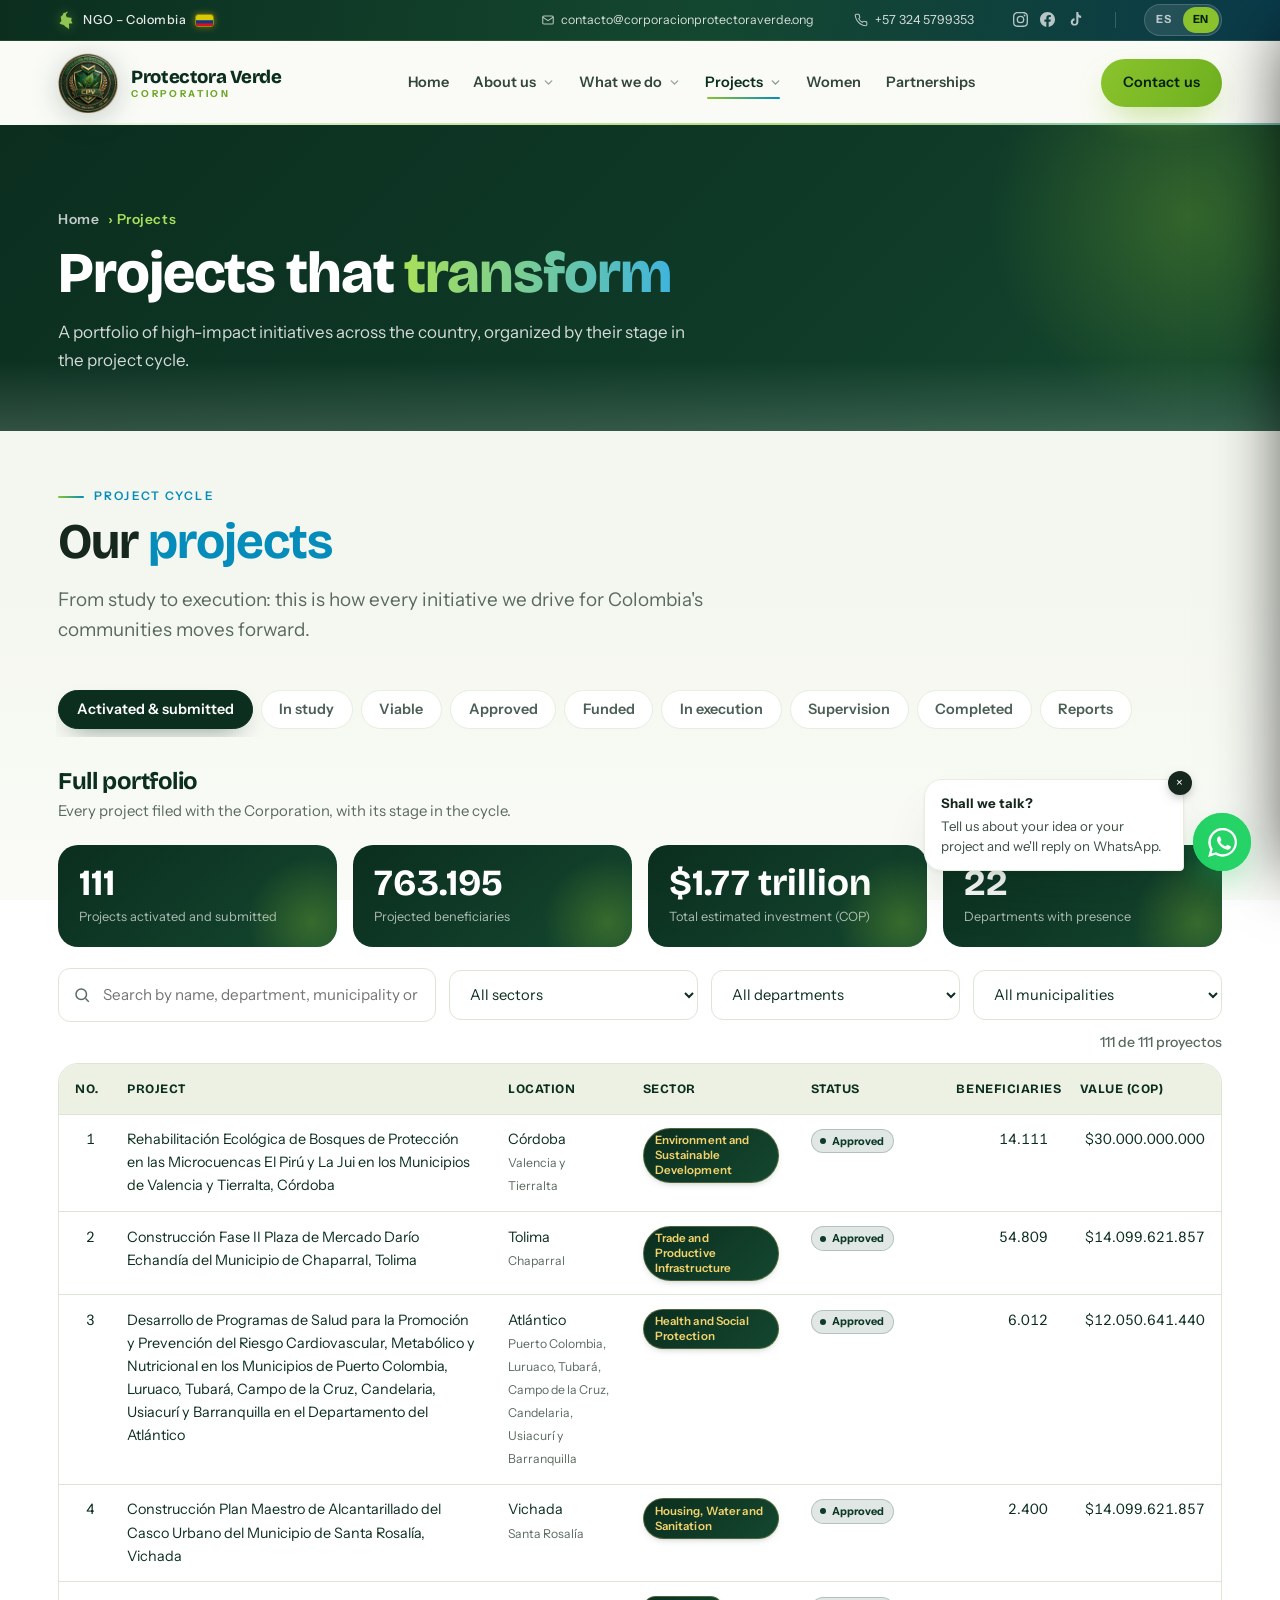
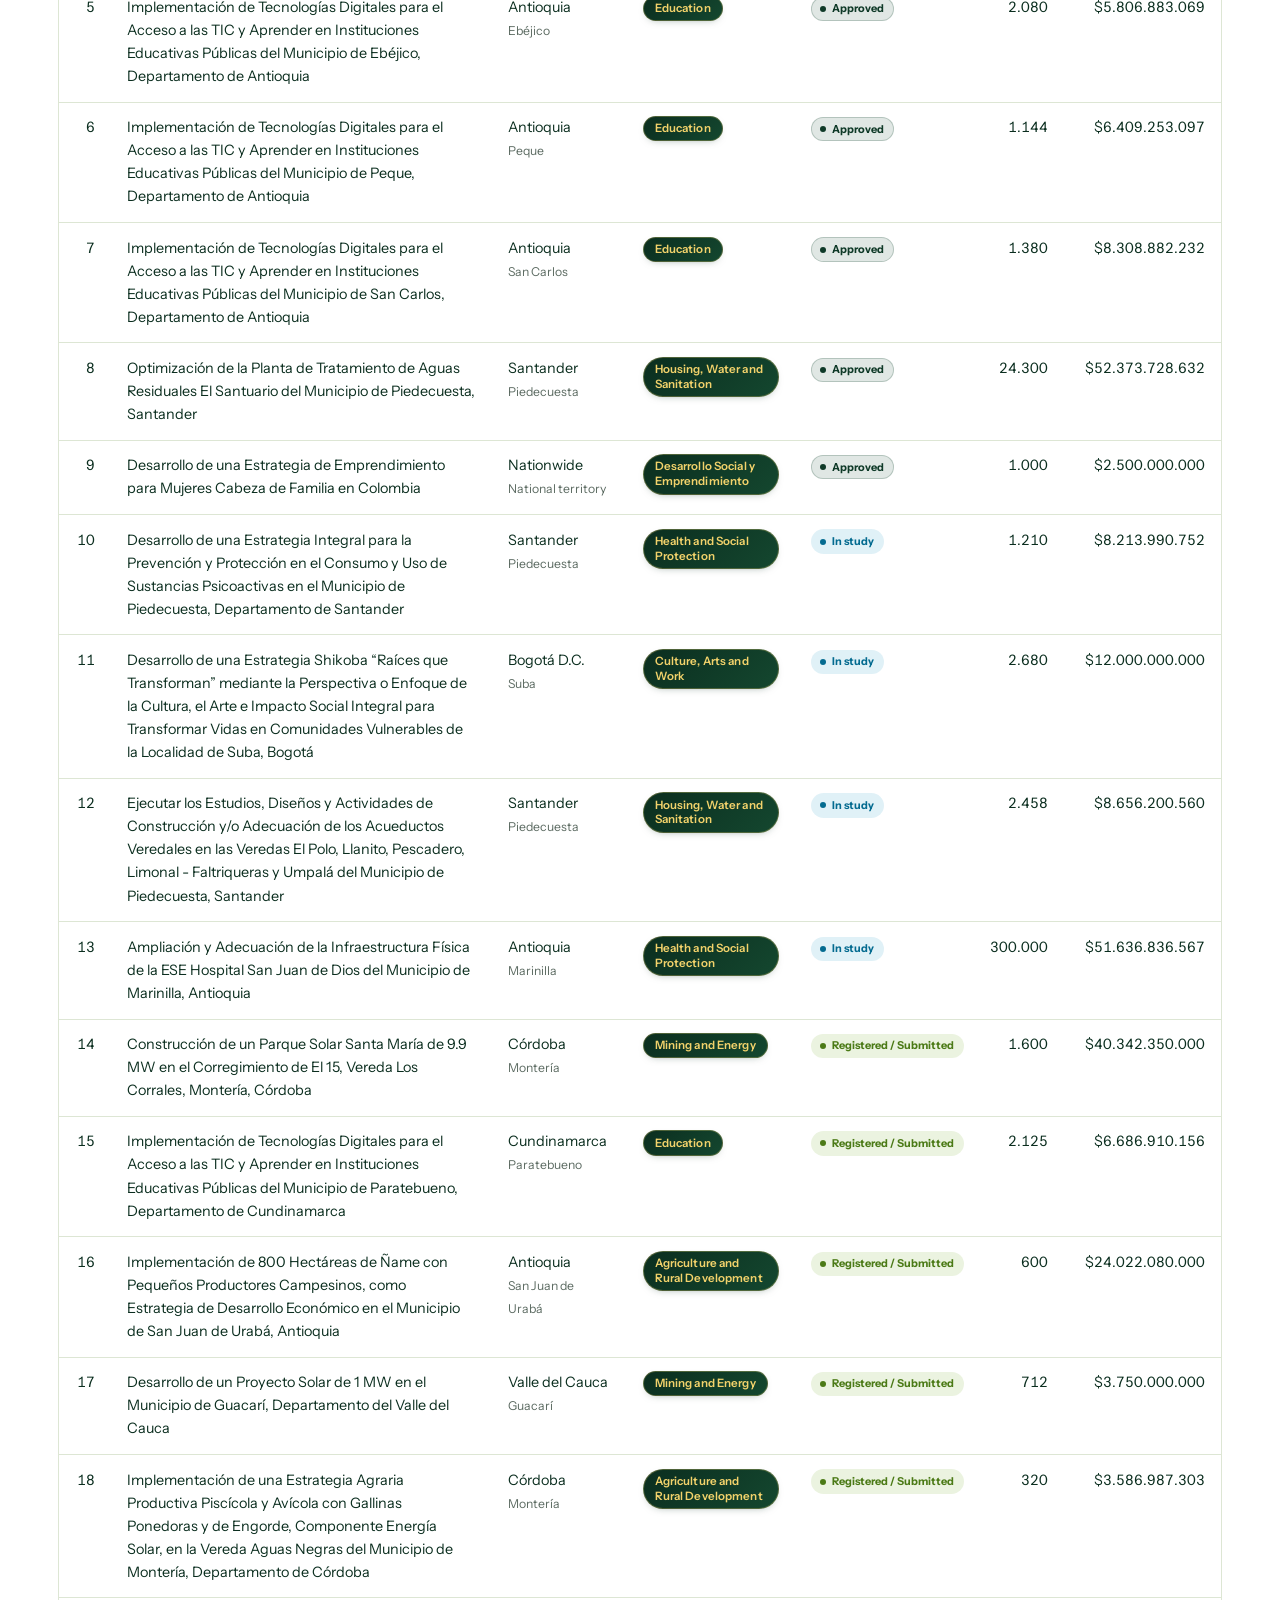
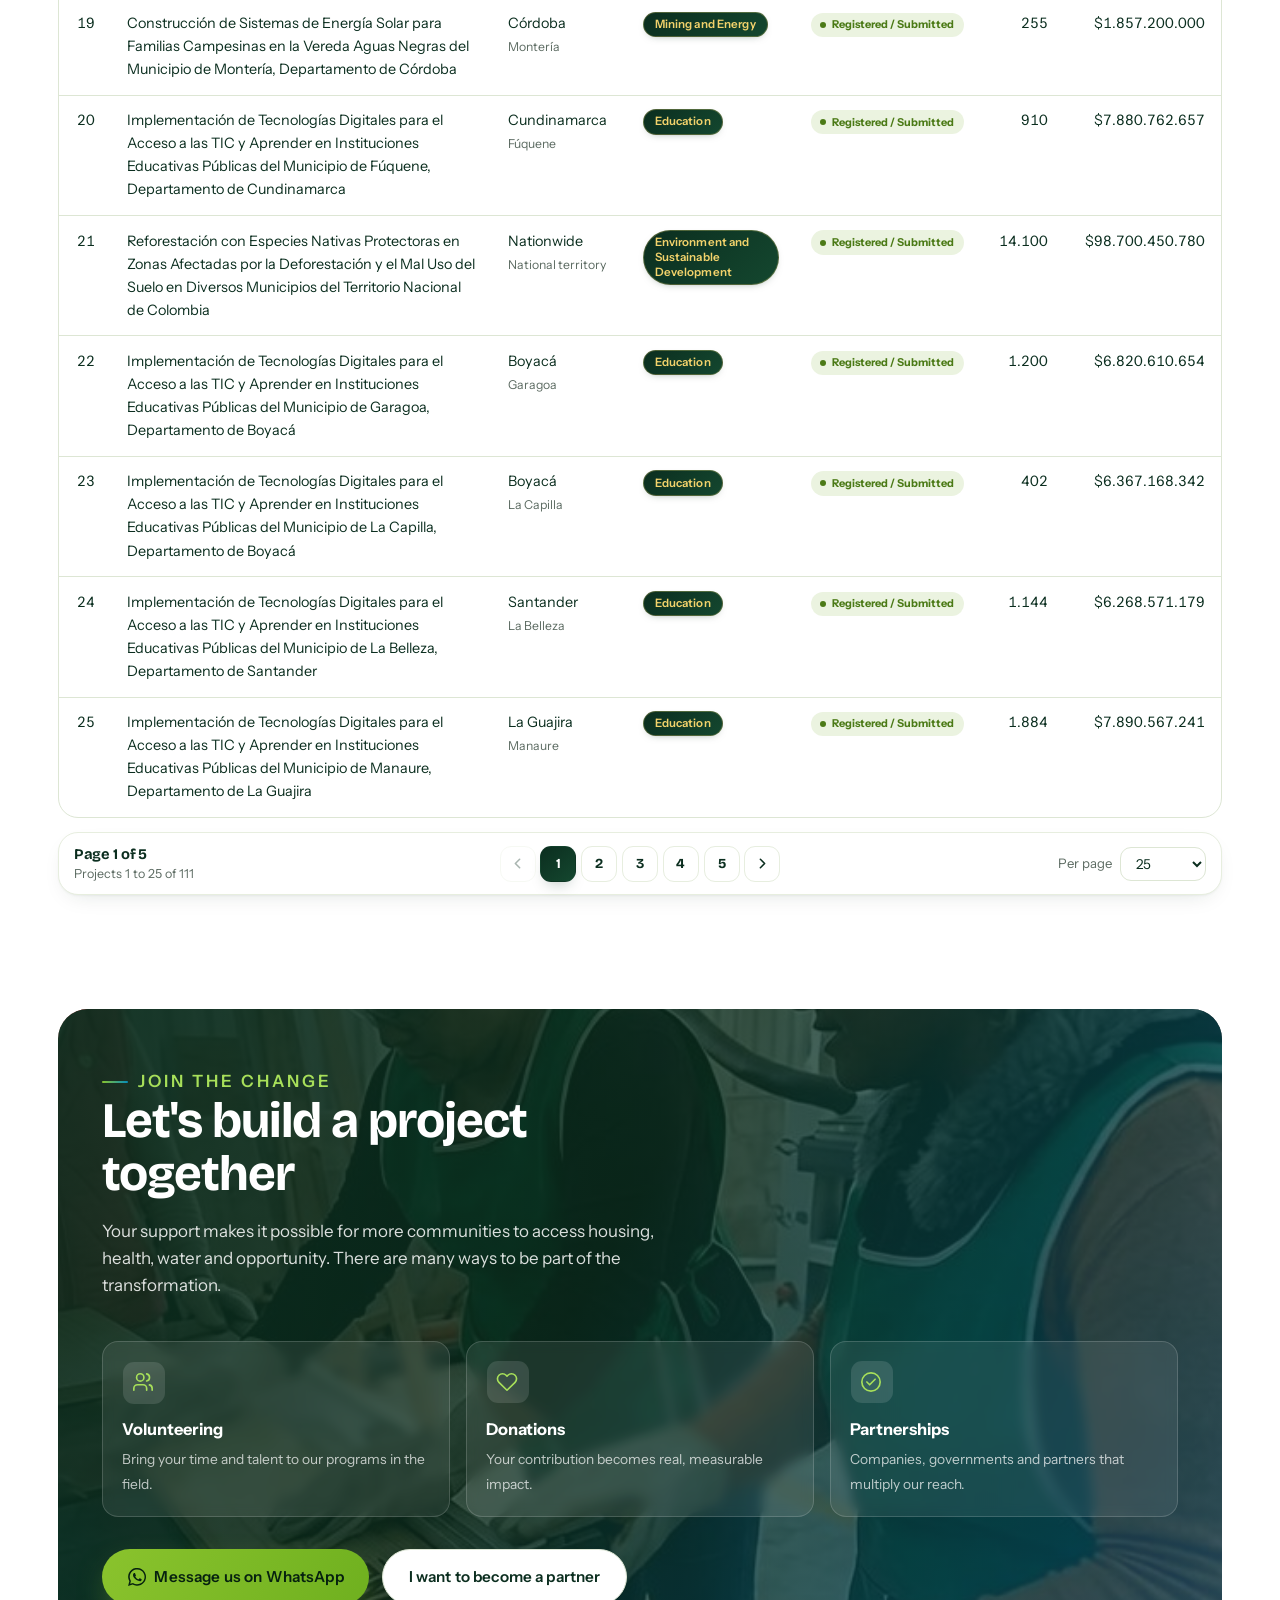
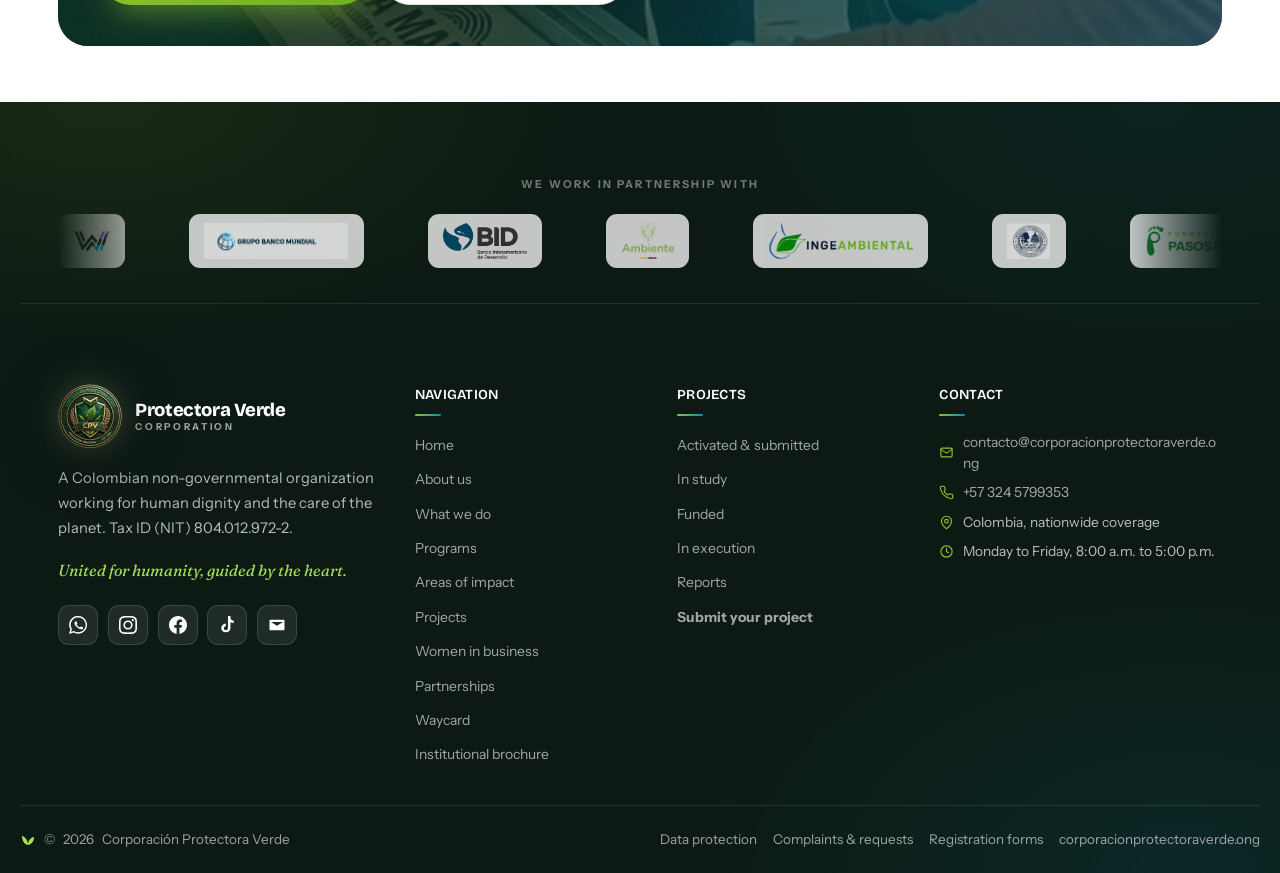
<file: proyectos.html>
<!DOCTYPE html>
<html lang="es">
<head>
<meta charset="UTF-8"/>
<meta name="viewport" content="width=device-width, initial-scale=1"/>
<meta http-equiv="Cache-Control" content="no-cache, must-revalidate"/>
<title>Proyectos | Corporación Protectora Verde</title>
<meta name="description" content="111 proyectos activados por más de $1,7 billones en energía, educación, salud, agua, medio ambiente y más."/>
<meta name="theme-color" content="#0B2E1F"/>
<!-- Vista previa al compartir. La imagen va en JPEG y con URL absoluta:
     WhatsApp no renderiza WebP ni rutas relativas, y por eso el enlace
     salía sin logo desde que el emblema pasó a WebP. -->
<meta property="og:type" content="website"/>
<meta property="og:site_name" content="Corporación Protectora Verde"/>
<meta property="og:locale" content="es_CO"/>
<meta property="og:url" content="https://www.corporacionprotectoraverde.ong/proyectos.html"/>
<meta property="og:title" content="Proyectos | Corporación Protectora Verde"/>
<meta property="og:description" content="111 proyectos activados por más de $1,7 billones en energía, educación, salud, agua, medio ambiente y más."/>
<meta property="og:image" content="https://www.corporacionprotectoraverde.ong/img/og-corpoverde.jpg"/>
<meta property="og:image:secure_url" content="https://www.corporacionprotectoraverde.ong/img/og-corpoverde.jpg"/>
<meta property="og:image:type" content="image/jpeg"/>
<meta property="og:image:width" content="1200"/>
<meta property="og:image:height" content="630"/>
<meta property="og:image:alt" content="Emblema de la Corporación Protectora Verde sobre fondo verde, con el lema Unidos por la humanidad, guiados por el corazón"/>
<meta name="twitter:card" content="summary_large_image"/>
<meta name="twitter:title" content="Proyectos | Corporación Protectora Verde"/>
<meta name="twitter:description" content="111 proyectos activados por más de $1,7 billones en energía, educación, salud, agua, medio ambiente y más."/>
<meta name="twitter:image" content="https://www.corporacionprotectoraverde.ong/img/og-corpoverde.jpg"/>
<meta name="twitter:image:alt" content="Emblema de la Corporación Protectora Verde sobre fondo verde, con el lema Unidos por la humanidad, guiados por el corazón"/>
<link rel="canonical" href="https://www.corporacionprotectoraverde.ong/proyectos.html"/>
<link rel="icon" href="img/logo.png?v=1fbf88b2" type="image/png"/>
<link rel="preconnect" href="https://fonts.googleapis.com"/>
<link rel="preconnect" href="https://fonts.gstatic.com" crossorigin/>
<link href="https://fonts.googleapis.com/css2?family=Bricolage+Grotesque:opsz,wght@12..96,500;12..96,600;12..96,700;12..96,800&family=Fraunces:ital,opsz,wght@1,9..144,400;1,9..144,500;1,9..144,600&family=Instrument+Sans:wght@400;500;600&display=swap" rel="stylesheet"/>
<link rel="stylesheet" href="css/styles.css?v=1fbf88b2"/>
<link rel="stylesheet" href="css/rediseno.css?v=1fbf88b2"/>
</head>
<body class="cargando">
<div class="loader" id="loader" role="status" aria-live="polite">
  <div class="loader-in">
    <div class="loader-mark"><img src="img/logo.webp?v=1fbf88b2" alt=""/></div>
    <p class="loader-word">Corporación Protectora Verde<span>Unidos por la humanidad</span></p>
    <div class="loader-bar"><i></i></div>
  </div>
</div>
<div class="progreso" id="progreso"></div>

<div class="topbar">
  <div class="wrap">
    <span class="tb-left"><svg class="co-mapa" viewBox="0 0 22 26" aria-hidden="true"><path d="M12.66 0.70C12.49 0.66,12.19 0.90,11.93 1.09C11.67 1.27,11.25 1.85,10.83 2.04C10.41 2.24,9.34 2.39,8.94 2.48C8.55 2.57,8.27 2.53,7.99 2.70C7.72 2.88,7.13 3.41,6.97 3.73C6.80 4.05,6.85 4.77,6.82 4.98C6.79 5.18,6.80 5.16,6.75 5.20C6.70 5.24,6.63 5.16,6.48 5.27C6.34 5.38,5.87 5.79,5.69 6.00C5.52 6.22,5.27 6.66,5.21 6.81C5.15 6.97,5.31 7.02,5.24 7.10C5.17 7.19,4.81 7.48,4.70 7.40C4.59 7.31,4.49 6.65,4.43 6.49C4.38 6.33,4.42 5.96,4.32 6.25C4.22 6.55,3.74 8.07,3.73 8.57C3.72 9.08,4.21 9.53,4.26 9.86C4.31 10.20,4.01 10.47,4.07 10.95C4.13 11.43,4.77 12.70,4.70 13.30C4.62 13.90,3.88 14.79,3.53 15.22C3.17 15.65,2.33 16.10,2.18 16.35C2.03 16.60,2.19 16.81,2.43 17.01C2.67 17.21,3.55 17.58,3.91 17.78C4.27 17.97,4.57 18.28,4.99 18.41C5.41 18.54,6.46 18.58,6.89 18.70C7.33 18.82,7.66 18.92,8.09 19.27C8.53 19.62,9.40 20.72,9.97 21.20C10.54 21.67,11.57 22.25,12.16 22.66C12.76 23.08,13.79 23.78,14.21 24.13C14.64 24.48,15.03 25.69,15.18 25.17C15.33 24.66,15.29 21.58,15.31 20.46C15.33 19.34,14.70 17.61,15.31 17.16C15.92 16.71,19.11 17.43,19.67 17.23C20.24 17.04,19.48 16.18,19.34 15.77C19.20 15.35,18.83 14.69,18.68 14.30C18.53 13.91,18.23 13.59,18.24 12.98C18.25 12.36,18.79 10.42,18.72 9.91C18.65 9.39,18.28 9.46,17.73 9.31C17.18 9.15,15.37 8.89,14.80 8.79C14.23 8.69,13.96 8.62,13.63 8.60C13.30 8.58,12.70 8.71,12.46 8.65C12.21 8.58,12.01 8.33,11.87 8.13C11.74 7.94,11.67 7.58,11.51 7.25C11.34 6.92,10.75 6.07,10.70 5.78C10.65 5.50,11.02 5.50,11.14 5.20C11.26 4.89,11.43 3.93,11.58 3.58C11.73 3.23,12.01 2.93,12.24 2.70C12.46 2.47,13.06 2.15,13.19 1.97C13.32 1.78,13.26 1.56,13.19 1.38C13.12 1.20,12.84 0.75,12.66 0.70Z"/></svg> ONG &ndash; Colombia<span class="co-bandera" aria-hidden="true"><svg viewBox="0 0 18 12" preserveAspectRatio="none"><rect width="18" height="6" fill="#FCD116"/><rect y="6" width="18" height="3" fill="#003893"/><rect y="9" width="18" height="3" fill="#CE1126"/></svg></span></span>
    <span class="tb-right">
      <a class="tb-mail" href="mailto:contacto@corporacionprotectoraverde.ong"><svg viewBox="0 0 24 24" fill="none" stroke="currentColor" stroke-width="1.8"><rect x="3" y="5" width="18" height="14" rx="2"/><path d="m3 7 9 6 9-6"/></svg><span>contacto@corporacionprotectoraverde.ong</span></a>
      <a class="tb-tel" href="tel:+573245799353"><svg viewBox="0 0 24 24" fill="none" stroke="currentColor" stroke-width="1.8"><path d="M22 16.9v3a2 2 0 0 1-2.2 2 19.8 19.8 0 0 1-8.6-3.1 19.5 19.5 0 0 1-6-6 19.8 19.8 0 0 1-3.1-8.7A2 2 0 0 1 4.1 2h3a2 2 0 0 1 2 1.7c.1 1 .4 1.9.7 2.8a2 2 0 0 1-.5 2.1L8.1 9.9a16 16 0 0 0 6 6l1.3-1.3a2 2 0 0 1 2.1-.4c.9.3 1.8.5 2.8.6a2 2 0 0 1 1.7 2Z"/></svg><span>+57 324 5799353</span></a>
      <span class="tb-redes"><a href="https://www.instagram.com/corpoprotecotraverde" target="_blank" rel="noopener" aria-label="Instagram"><svg viewBox="0 0 24 24" aria-hidden="true"><path d="M12 2.16c3.2 0 3.58.01 4.85.07 1.17.05 1.8.25 2.23.41.56.22.96.48 1.38.9.42.42.68.82.9 1.38.16.42.36 1.06.41 2.23.06 1.27.07 1.65.07 4.85s-.01 3.58-.07 4.85c-.06 1.17-.26 1.8-.42 2.23-.22.56-.48.96-.9 1.38-.42.42-.82.68-1.38.9-.42.16-1.07.36-2.24.41-1.27.06-1.65.07-4.86.07s-3.59-.02-4.86-.07c-1.17-.06-1.82-.26-2.24-.42-.57-.22-.96-.48-1.38-.9-.42-.42-.69-.82-.9-1.38-.17-.42-.36-1.07-.42-2.24-.05-1.26-.06-1.65-.06-4.84 0-3.2.02-3.59.06-4.86.06-1.17.26-1.81.42-2.23.21-.57.48-.96.9-1.38.42-.42.81-.69 1.38-.9.42-.17 1.05-.36 2.22-.42 1.28-.05 1.65-.06 4.86-.06ZM12 0C8.74 0 8.33.02 7.05.07c-1.28.06-2.15.26-2.91.56-.79.3-1.46.72-2.13 1.38C1.35 2.68.93 3.35.63 4.14c-.3.76-.5 1.63-.56 2.91C.01 8.33 0 8.74 0 12s.02 3.67.07 4.95c.06 1.28.26 2.15.56 2.91.31.79.72 1.46 1.38 2.13.67.67 1.34 1.08 2.13 1.38.76.3 1.64.5 2.91.56C8.33 23.99 8.74 24 12 24s3.67-.02 4.95-.07c1.28-.06 2.15-.26 2.91-.56.79-.31 1.46-.72 2.13-1.38.67-.67 1.08-1.34 1.38-2.13.3-.76.5-1.64.56-2.91.06-1.28.07-1.69.07-4.95s-.02-3.67-.07-4.95c-.06-1.28-.26-2.15-.56-2.91-.31-.79-.72-1.46-1.38-2.13C21.32 1.35 20.65.93 19.86.63c-.76-.3-1.64-.5-2.91-.56C15.67.01 15.26 0 12 0Z"/><path d="M12 5.84a6.16 6.16 0 1 0 0 12.32 6.16 6.16 0 0 0 0-12.32ZM12 16a4 4 0 1 1 0-8 4 4 0 0 1 0 8Z"/><circle cx="18.41" cy="5.6" r="1.44"/></svg></a><a href="https://www.facebook.com/61595279382591" target="_blank" rel="noopener" aria-label="Facebook"><svg viewBox="0 0 24 24" aria-hidden="true"><path d="M24 12.07C24 5.45 18.63.07 12 .07S0 5.45 0 12.07c0 5.99 4.39 10.95 10.13 11.86v-8.39H7.08v-3.47h3.05V9.43c0-3.01 1.79-4.67 4.53-4.67 1.31 0 2.69.24 2.69.24v2.95h-1.51c-1.49 0-1.96.93-1.96 1.88v2.25h3.33l-.53 3.47h-2.8v8.39C19.61 23.03 24 18.06 24 12.07Z"/></svg></a><a href="https://www.tiktok.com/@corpoprotectoraverde" target="_blank" rel="noopener" aria-label="TikTok"><svg viewBox="0 0 24 24" aria-hidden="true"><path d="M16.6 0h-3.3v16.3a2.8 2.8 0 0 1-2.8 2.7 2.8 2.8 0 0 1-2.8-2.7 2.8 2.8 0 0 1 2.7-2.8v-3.4c-3.4.1-6.1 2.9-6.1 6.2a6.2 6.2 0 0 0 12.3 0V8c1.2.9 2.8 1.4 4.4 1.4V6.1c-2.5-.1-4.4-2.1-4.4-4.6V0Z"/></svg></a></span>
      <span class="tb-sep"></span>
      <span class="lang" id="lang" role="group" aria-label="Idioma / Language">
        <button type="button" data-lang="es" class="on" aria-pressed="true">ES</button>
        <button type="button" data-lang="en" aria-pressed="false">EN</button>
      </span>
    </span>
  </div>
</div>

<header class="header" id="header">
  <div class="wrap nav">
    <a href="index.html" class="brand" aria-label="Inicio | Corporación Protectora Verde">
      <span class="ring"><img src="img/logo.webp?v=1fbf88b2" alt="Corporación Protectora Verde"/></span>
      <span class="bn"><b>Protectora Verde</b><span>Corporación</span></span>
    </a>
    <nav class="menu" id="menu" aria-label="Menú principal">
      <a href="index.html">Inicio</a>
      <span class="has-sub"><a href="nosotros.html">Nosotros<svg class="sub-caret" viewBox="0 0 24 24" fill="none" stroke="currentColor" stroke-width="2.4" stroke-linecap="round" stroke-linejoin="round"><path d="m6 9 6 6 6-6"/></svg></a><span class="submenu"><a href="nosotros.html#conocenos"><span class="mm-ic"><svg class="" viewBox="0 0 24 24" fill="none" stroke="currentColor" stroke-width="1.9" stroke-linecap="round" stroke-linejoin="round" aria-hidden="true"><path d="M20.8 6.4a5.5 5.5 0 0 0-7.8 0L12 7.4l-1-1a5.5 5.5 0 0 0-7.8 7.8l8.8 8.8 8.8-8.8a5.5 5.5 0 0 0 0-7.8Z"/></svg></span><span class="mm-tx">Conócenos<small>Quiénes somos y de dónde venimos</small></span></a><a href="nosotros.html#mision"><span class="mm-ic"><svg class="" viewBox="0 0 24 24" fill="none" stroke="currentColor" stroke-width="1.9" stroke-linecap="round" stroke-linejoin="round" aria-hidden="true"><circle cx="12" cy="12" r="9"/><circle cx="12" cy="12" r="5"/><circle cx="12" cy="12" r="1.4"/></svg></span><span class="mm-tx">Misión<small>El propósito que nos mueve</small></span></a><a href="nosotros.html#vision"><span class="mm-ic"><svg class="" viewBox="0 0 24 24" fill="none" stroke="currentColor" stroke-width="1.9" stroke-linecap="round" stroke-linejoin="round" aria-hidden="true"><path d="M2 12s3.6-7 10-7 10 7 10 7-3.6 7-10 7-10-7-10-7Z"/><circle cx="12" cy="12" r="3"/></svg></span><span class="mm-tx">Visión<small>Hacia dónde vamos al 2030</small></span></a><a href="nosotros.html#valores"><span class="mm-ic"><svg class="" viewBox="0 0 24 24" fill="none" stroke="currentColor" stroke-width="1.9" stroke-linecap="round" stroke-linejoin="round" aria-hidden="true"><path d="M12 2 4 5v6c0 5 3.4 9.4 8 11 4.6-1.6 8-6 8-11V5l-8-3Z"/></svg></span><span class="mm-tx">Valores<small>Los principios que nos guían</small></span></a><a href="nosotros.html#equipo"><span class="mm-ic"><svg class="" viewBox="0 0 24 24" fill="none" stroke="currentColor" stroke-width="1.9" stroke-linecap="round" stroke-linejoin="round" aria-hidden="true"><path d="M16 21v-2a4 4 0 0 0-4-4H6a4 4 0 0 0-4 4v2"/><circle cx="9" cy="7" r="4"/><path d="M22 21v-2a4 4 0 0 0-3-3.87"/></svg></span><span class="mm-tx">Equipo de trabajo<small>Las personas detrás de cada proyecto</small></span></a><a href="nosotros.html#proteccion-datos"><span class="mm-ic"><svg class="" viewBox="0 0 24 24" fill="none" stroke="currentColor" stroke-width="1.9" stroke-linecap="round" stroke-linejoin="round" aria-hidden="true"><rect x="4" y="10" width="16" height="11" rx="2"/><path d="M8 10V7a4 4 0 0 1 8 0v3"/></svg></span><span class="mm-tx">Protección de datos<small>Tratamiento de la información</small></span></a><a href="nosotros.html#pqr"><span class="mm-ic"><svg class="" viewBox="0 0 24 24" fill="none" stroke="currentColor" stroke-width="1.9" stroke-linecap="round" stroke-linejoin="round" aria-hidden="true"><path d="M21 15a2 2 0 0 1-2 2H8l-5 4V5a2 2 0 0 1 2-2h14a2 2 0 0 1 2 2Z"/></svg></span><span class="mm-tx">Peticiones, quejas y reclamos<small>Canal de atención ciudadana</small></span></a></span></span>
      <span class="has-sub"><a href="programas.html#que-hacemos">Qué hacemos<svg class="sub-caret" viewBox="0 0 24 24" fill="none" stroke="currentColor" stroke-width="2.4" stroke-linecap="round" stroke-linejoin="round"><path d="m6 9 6 6 6-6"/></svg></a><span class="submenu"><a href="programas.html#que-hacemos"><span class="mm-ic"><svg class="" viewBox="0 0 24 24" fill="none" stroke="currentColor" stroke-width="1.9" stroke-linecap="round" stroke-linejoin="round" aria-hidden="true"><path d="m12 2 9 5-9 5-9-5 9-5Z"/><path d="m3 12 9 5 9-5M3 17l9 5 9-5"/></svg></span><span class="mm-tx">Áreas de acción<small>Los nueve frentes donde trabajamos</small></span></a><a href="programas.html#programas"><span class="mm-ic"><svg class="" viewBox="0 0 24 24" fill="none" stroke="currentColor" stroke-width="1.9" stroke-linecap="round" stroke-linejoin="round" aria-hidden="true"><path d="M12 21C12 12 6 8 3 7c0 9 5 13 9 14Z"/><path d="M12 21c0-7 4-11 9-12 0 7-4 11-9 12Z"/></svg></span><span class="mm-tx">Programas<small>Iniciativas en marcha en el territorio</small></span></a><a href="programas.html#ejes"><span class="mm-ic"><svg class="" viewBox="0 0 24 24" fill="none" stroke="currentColor" stroke-width="1.9" stroke-linecap="round" stroke-linejoin="round" aria-hidden="true"><path d="M12 2v4M12 18v4M4.9 4.9l2.9 2.9M16.2 16.2l2.9 2.9M2 12h4M18 12h4M4.9 19.1l2.9-2.9M16.2 7.8l2.9-2.9"/></svg></span><span class="mm-tx">Ejes estratégicos<small>Las diez líneas que ordenan el trabajo</small></span></a><a href="programas.html#incidencia"><span class="mm-ic"><svg class="" viewBox="0 0 24 24" fill="none" stroke="currentColor" stroke-width="1.9" stroke-linecap="round" stroke-linejoin="round" aria-hidden="true"><path d="m9 3-6 3v15l6-3 6 3 6-3V3l-6 3-6-3Z"/><path d="M9 3v15M15 6v15"/></svg></span><span class="mm-tx">Zonas de incidencia<small>Mapa interactivo de nuestra presencia</small></span></a><a href="programas.html#territorio"><span class="mm-ic"><svg class="" viewBox="0 0 24 24" fill="none" stroke="currentColor" stroke-width="1.9" stroke-linecap="round" stroke-linejoin="round" aria-hidden="true"><rect x="2" y="6" width="14" height="12" rx="2"/><path d="m16 11 6-3v8l-6-3Z"/></svg></span><span class="mm-tx">En territorio<small>Video y galería de nuestras jornadas</small></span></a></span></span>
      <span class="has-sub activa"><a href="proyectos.html">Proyectos<svg class="sub-caret" viewBox="0 0 24 24" fill="none" stroke="currentColor" stroke-width="2.4" stroke-linecap="round" stroke-linejoin="round"><path d="m6 9 6 6 6-6"/></svg></a><span class="submenu submenu-2c"><a href="proyectos.html#activados"><span class="mm-ic"><svg class="" viewBox="0 0 24 24" fill="none" stroke="currentColor" stroke-width="1.9" stroke-linecap="round" stroke-linejoin="round" aria-hidden="true"><path d="M3 7a2 2 0 0 1 2-2h4l2 2h8a2 2 0 0 1 2 2v9a2 2 0 0 1-2 2H5a2 2 0 0 1-2-2Z"/></svg></span><span class="mm-tx">Activados presentados<small>Portafolio completo con buscador</small></span></a><a href="proyectos.html#estudio"><span class="mm-ic"><svg class="" viewBox="0 0 24 24" fill="none" stroke="currentColor" stroke-width="1.9" stroke-linecap="round" stroke-linejoin="round" aria-hidden="true"><circle cx="11" cy="11" r="7"/><path d="m20 20-3.5-3.5"/></svg></span><span class="mm-tx">Estudio<small>En formulación y estructuración</small></span></a><a href="proyectos.html#viables"><span class="mm-ic"><svg class="" viewBox="0 0 24 24" fill="none" stroke="currentColor" stroke-width="1.9" stroke-linecap="round" stroke-linejoin="round" aria-hidden="true"><path d="M22 11.1V12a10 10 0 1 1-5.9-9.1"/><path d="M22 4 12 14l-3-3"/></svg></span><span class="mm-tx">Viables<small>Con concepto técnico favorable</small></span></a><a href="proyectos.html#aprobados"><span class="mm-ic"><svg class="" viewBox="0 0 24 24" fill="none" stroke="currentColor" stroke-width="1.9" stroke-linecap="round" stroke-linejoin="round" aria-hidden="true"><path d="M9 12h6M12 3v4"/><rect x="3" y="7" width="18" height="14" rx="2"/></svg></span><span class="mm-tx">Aprobados<small>Avalados por la entidad competente</small></span></a><a href="proyectos.html#financiados"><span class="mm-ic"><svg class="" viewBox="0 0 24 24" fill="none" stroke="currentColor" stroke-width="1.9" stroke-linecap="round" stroke-linejoin="round" aria-hidden="true"><rect x="2" y="6" width="20" height="12" rx="2"/><circle cx="12" cy="12" r="2.6"/></svg></span><span class="mm-tx">Financiados<small>Con recursos asegurados</small></span></a><a href="proyectos.html#ejecucion"><span class="mm-ic"><svg class="" viewBox="0 0 24 24" fill="none" stroke="currentColor" stroke-width="1.9" stroke-linecap="round" stroke-linejoin="round" aria-hidden="true"><circle cx="12" cy="12" r="3"/><path d="M19.4 15a1.6 1.6 0 0 0 .3 1.8l.1.1a2 2 0 1 1-2.8 2.8l-.1-.1a1.6 1.6 0 0 0-2.7 1.1V21a2 2 0 1 1-4 0v-.1A1.6 1.6 0 0 0 7 19.4a1.6 1.6 0 0 0-1.8.3l-.1.1a2 2 0 1 1-2.8-2.8l.1-.1A1.6 1.6 0 0 0 3 14.1H3a2 2 0 1 1 0-4h.1A1.6 1.6 0 0 0 4.6 7a1.6 1.6 0 0 0-.3-1.8l-.1-.1a2 2 0 1 1 2.8-2.8l.1.1A1.6 1.6 0 0 0 9 3h.1a2 2 0 1 1 4 0V3a1.6 1.6 0 0 0 2.7 1.1l.1-.1a2 2 0 1 1 2.8 2.8l-.1.1a1.6 1.6 0 0 0 1.1 2.7H21a2 2 0 1 1 0 4h-.1a1.6 1.6 0 0 0-1.5 1.4Z"/></svg></span><span class="mm-tx">Ejecución<small>Obras y actividades en marcha</small></span></a><a href="proyectos.html#supervision"><span class="mm-ic"><svg class="" viewBox="0 0 24 24" fill="none" stroke="currentColor" stroke-width="1.9" stroke-linecap="round" stroke-linejoin="round" aria-hidden="true"><path d="M2 12s3.6-7 10-7 10 7 10 7-3.6 7-10 7-10-7-10-7Z"/><circle cx="12" cy="12" r="2.6"/></svg></span><span class="mm-tx">Supervisión<small>Seguimiento e interventoría</small></span></a><a href="proyectos.html#ejecutados"><span class="mm-ic"><svg class="" viewBox="0 0 24 24" fill="none" stroke="currentColor" stroke-width="1.9" stroke-linecap="round" stroke-linejoin="round" aria-hidden="true"><path d="M4 22V4M4 4h13l-2 4 2 4H4"/></svg></span><span class="mm-tx">Ejecutados<small>Proyectos entregados y cerrados</small></span></a><a href="proyectos.html#informes"><span class="mm-ic"><svg class="" viewBox="0 0 24 24" fill="none" stroke="currentColor" stroke-width="1.9" stroke-linecap="round" stroke-linejoin="round" aria-hidden="true"><path d="M14 2H6a2 2 0 0 0-2 2v16a2 2 0 0 0 2 2h12a2 2 0 0 0 2-2V8l-6-6Z"/><path d="M14 2v6h6M9 14h6M9 18h4"/></svg></span><span class="mm-tx">Informes<small>Rendición de cuentas y resultados</small></span></a><a class="mm-pie" href="presentar-proyecto.html"><span>Presenta tu proyecto y descarga los formatos de registro</span><svg class="" viewBox="0 0 24 24" fill="none" stroke="currentColor" stroke-width="1.9" stroke-linecap="round" stroke-linejoin="round" aria-hidden="true"><path d="M21 15v4a2 2 0 0 1-2 2H5a2 2 0 0 1-2-2v-4"/><path d="m7 10 5 5 5-5M12 15V3"/></svg></a></span></span>
      <a href="mujeres.html">Mujeres</a>
      <a href="alianzas.html">Alianzas</a>
    </nav>
    <div class="nav-cta">
      <a href="index.html#contacto" class="btn btn-primary">Contáctanos</a>
      <button class="burger" id="burger" aria-label="Abrir menú" aria-expanded="false" aria-controls="drawer"><span></span></button>
    </div>
  </div>
</header>

<aside class="drawer" id="drawer" aria-hidden="true" aria-label="Menú">
  <div class="drawer-head"><img src="img/logo.webp?v=1fbf88b2" alt=""/><span><b>Protectora Verde</b><span>Corporación</span></span></div>
  <a href="index.html">Inicio</a>
  <div class="dgroup"><span>Nosotros</span><a href="nosotros.html#conocenos"><span class="dg-ic"><svg viewBox="0 0 24 24" fill="none" stroke="currentColor" stroke-width="1.9" stroke-linecap="round" stroke-linejoin="round" aria-hidden="true"><path d="M20.8 6.4a5.5 5.5 0 0 0-7.8 0L12 7.4l-1-1a5.5 5.5 0 0 0-7.8 7.8l8.8 8.8 8.8-8.8a5.5 5.5 0 0 0 0-7.8Z"/></svg></span>Conócenos</a><a href="nosotros.html#mision"><span class="dg-ic"><svg viewBox="0 0 24 24" fill="none" stroke="currentColor" stroke-width="1.9" stroke-linecap="round" stroke-linejoin="round" aria-hidden="true"><circle cx="12" cy="12" r="9"/><circle cx="12" cy="12" r="5"/><circle cx="12" cy="12" r="1.4"/></svg></span>Misión</a><a href="nosotros.html#vision"><span class="dg-ic"><svg viewBox="0 0 24 24" fill="none" stroke="currentColor" stroke-width="1.9" stroke-linecap="round" stroke-linejoin="round" aria-hidden="true"><path d="M2 12s3.6-7 10-7 10 7 10 7-3.6 7-10 7-10-7-10-7Z"/><circle cx="12" cy="12" r="3"/></svg></span>Visión</a><a href="nosotros.html#valores"><span class="dg-ic"><svg viewBox="0 0 24 24" fill="none" stroke="currentColor" stroke-width="1.9" stroke-linecap="round" stroke-linejoin="round" aria-hidden="true"><path d="M12 2 4 5v6c0 5 3.4 9.4 8 11 4.6-1.6 8-6 8-11V5l-8-3Z"/></svg></span>Valores</a><a href="nosotros.html#equipo"><span class="dg-ic"><svg viewBox="0 0 24 24" fill="none" stroke="currentColor" stroke-width="1.9" stroke-linecap="round" stroke-linejoin="round" aria-hidden="true"><path d="M16 21v-2a4 4 0 0 0-4-4H6a4 4 0 0 0-4 4v2"/><circle cx="9" cy="7" r="4"/><path d="M22 21v-2a4 4 0 0 0-3-3.87"/></svg></span>Equipo de trabajo</a><a href="nosotros.html#proteccion-datos"><span class="dg-ic"><svg viewBox="0 0 24 24" fill="none" stroke="currentColor" stroke-width="1.9" stroke-linecap="round" stroke-linejoin="round" aria-hidden="true"><rect x="4" y="10" width="16" height="11" rx="2"/><path d="M8 10V7a4 4 0 0 1 8 0v3"/></svg></span>Protección de datos</a><a href="nosotros.html#pqr"><span class="dg-ic"><svg viewBox="0 0 24 24" fill="none" stroke="currentColor" stroke-width="1.9" stroke-linecap="round" stroke-linejoin="round" aria-hidden="true"><path d="M21 15a2 2 0 0 1-2 2H8l-5 4V5a2 2 0 0 1 2-2h14a2 2 0 0 1 2 2Z"/></svg></span>Quejas y reclamos</a></div>
  <div class="dgroup"><span>Qué hacemos</span><a href="programas.html#que-hacemos"><span class="dg-ic"><svg viewBox="0 0 24 24" fill="none" stroke="currentColor" stroke-width="1.9" stroke-linecap="round" stroke-linejoin="round" aria-hidden="true"><path d="m12 2 9 5-9 5-9-5 9-5Z"/><path d="m3 12 9 5 9-5M3 17l9 5 9-5"/></svg></span>Áreas de acción</a><a href="programas.html#programas"><span class="dg-ic"><svg viewBox="0 0 24 24" fill="none" stroke="currentColor" stroke-width="1.9" stroke-linecap="round" stroke-linejoin="round" aria-hidden="true"><path d="M12 21C12 12 6 8 3 7c0 9 5 13 9 14Z"/><path d="M12 21c0-7 4-11 9-12 0 7-4 11-9 12Z"/></svg></span>Programas</a><a href="programas.html#ejes"><span class="dg-ic"><svg viewBox="0 0 24 24" fill="none" stroke="currentColor" stroke-width="1.9" stroke-linecap="round" stroke-linejoin="round" aria-hidden="true"><path d="M12 2v4M12 18v4M4.9 4.9l2.9 2.9M16.2 16.2l2.9 2.9M2 12h4M18 12h4M4.9 19.1l2.9-2.9M16.2 7.8l2.9-2.9"/></svg></span>Ejes estratégicos</a><a href="programas.html#incidencia"><span class="dg-ic"><svg viewBox="0 0 24 24" fill="none" stroke="currentColor" stroke-width="1.9" stroke-linecap="round" stroke-linejoin="round" aria-hidden="true"><path d="m9 3-6 3v15l6-3 6 3 6-3V3l-6 3-6-3Z"/><path d="M9 3v15M15 6v15"/></svg></span>Zonas de incidencia</a><a href="programas.html#territorio"><span class="dg-ic"><svg viewBox="0 0 24 24" fill="none" stroke="currentColor" stroke-width="1.9" stroke-linecap="round" stroke-linejoin="round" aria-hidden="true"><rect x="2" y="6" width="14" height="12" rx="2"/><path d="m16 11 6-3v8l-6-3Z"/></svg></span>En territorio</a></div>
  <div class="dgroup"><span>Proyectos</span><a href="proyectos.html#activados"><span class="dg-ic"><svg viewBox="0 0 24 24" fill="none" stroke="currentColor" stroke-width="1.9" stroke-linecap="round" stroke-linejoin="round" aria-hidden="true"><path d="M3 7a2 2 0 0 1 2-2h4l2 2h8a2 2 0 0 1 2 2v9a2 2 0 0 1-2 2H5a2 2 0 0 1-2-2Z"/></svg></span>Activados presentados</a><a href="proyectos.html#estudio"><span class="dg-ic"><svg viewBox="0 0 24 24" fill="none" stroke="currentColor" stroke-width="1.9" stroke-linecap="round" stroke-linejoin="round" aria-hidden="true"><circle cx="11" cy="11" r="7"/><path d="m20 20-3.5-3.5"/></svg></span>Estudio</a><a href="proyectos.html#viables"><span class="dg-ic"><svg viewBox="0 0 24 24" fill="none" stroke="currentColor" stroke-width="1.9" stroke-linecap="round" stroke-linejoin="round" aria-hidden="true"><path d="M22 11.1V12a10 10 0 1 1-5.9-9.1"/><path d="M22 4 12 14l-3-3"/></svg></span>Viables</a><a href="proyectos.html#aprobados"><span class="dg-ic"><svg viewBox="0 0 24 24" fill="none" stroke="currentColor" stroke-width="1.9" stroke-linecap="round" stroke-linejoin="round" aria-hidden="true"><path d="M9 12h6M12 3v4"/><rect x="3" y="7" width="18" height="14" rx="2"/></svg></span>Aprobados</a><a href="proyectos.html#financiados"><span class="dg-ic"><svg viewBox="0 0 24 24" fill="none" stroke="currentColor" stroke-width="1.9" stroke-linecap="round" stroke-linejoin="round" aria-hidden="true"><rect x="2" y="6" width="20" height="12" rx="2"/><circle cx="12" cy="12" r="2.6"/></svg></span>Financiados</a><a href="proyectos.html#ejecucion"><span class="dg-ic"><svg viewBox="0 0 24 24" fill="none" stroke="currentColor" stroke-width="1.9" stroke-linecap="round" stroke-linejoin="round" aria-hidden="true"><circle cx="12" cy="12" r="3"/><path d="M19.4 15a1.6 1.6 0 0 0 .3 1.8l.1.1a2 2 0 1 1-2.8 2.8l-.1-.1a1.6 1.6 0 0 0-2.7 1.1V21a2 2 0 1 1-4 0v-.1A1.6 1.6 0 0 0 7 19.4a1.6 1.6 0 0 0-1.8.3l-.1.1a2 2 0 1 1-2.8-2.8l.1-.1A1.6 1.6 0 0 0 3 14.1H3a2 2 0 1 1 0-4h.1A1.6 1.6 0 0 0 4.6 7a1.6 1.6 0 0 0-.3-1.8l-.1-.1a2 2 0 1 1 2.8-2.8l.1.1A1.6 1.6 0 0 0 9 3h.1a2 2 0 1 1 4 0V3a1.6 1.6 0 0 0 2.7 1.1l.1-.1a2 2 0 1 1 2.8 2.8l-.1.1a1.6 1.6 0 0 0 1.1 2.7H21a2 2 0 1 1 0 4h-.1a1.6 1.6 0 0 0-1.5 1.4Z"/></svg></span>Ejecución</a><a href="proyectos.html#supervision"><span class="dg-ic"><svg viewBox="0 0 24 24" fill="none" stroke="currentColor" stroke-width="1.9" stroke-linecap="round" stroke-linejoin="round" aria-hidden="true"><path d="M2 12s3.6-7 10-7 10 7 10 7-3.6 7-10 7-10-7-10-7Z"/><circle cx="12" cy="12" r="2.6"/></svg></span>Supervisión</a><a href="proyectos.html#ejecutados"><span class="dg-ic"><svg viewBox="0 0 24 24" fill="none" stroke="currentColor" stroke-width="1.9" stroke-linecap="round" stroke-linejoin="round" aria-hidden="true"><path d="M4 22V4M4 4h13l-2 4 2 4H4"/></svg></span>Ejecutados</a><a href="proyectos.html#informes"><span class="dg-ic"><svg viewBox="0 0 24 24" fill="none" stroke="currentColor" stroke-width="1.9" stroke-linecap="round" stroke-linejoin="round" aria-hidden="true"><path d="M14 2H6a2 2 0 0 0-2 2v16a2 2 0 0 0 2 2h12a2 2 0 0 0 2-2V8l-6-6Z"/><path d="M14 2v6h6M9 14h6M9 18h4"/></svg></span>Informes</a><a href="presentar-proyecto.html"><span class="dg-ic"><svg viewBox="0 0 24 24" fill="none" stroke="currentColor" stroke-width="1.9" stroke-linecap="round" stroke-linejoin="round" aria-hidden="true"><path d="M21 15v4a2 2 0 0 1-2 2H5a2 2 0 0 1-2-2v-4"/><path d="m7 10 5 5 5-5M12 15V3"/></svg></span>Presenta tu proyecto</a></div>
  <a href="mujeres.html"><span class="dg-ic"><svg viewBox="0 0 24 24" fill="none" stroke="currentColor" stroke-width="1.9" stroke-linecap="round" stroke-linejoin="round" aria-hidden="true"><path d="M12 3v4M12 17v4M3 12h4M17 12h4M5.6 5.6l2.8 2.8M15.6 15.6l2.8 2.8M18.4 5.6l-2.8 2.8M8.4 15.6l-2.8 2.8"/></svg></span>Mujeres que emprenden</a>
  <a href="alianzas.html">Alianzas</a>
  <a href="alianzas.html#waycard"><span class="dg-ic"><svg viewBox="0 0 24 24" fill="none" stroke="currentColor" stroke-width="1.9" stroke-linecap="round" stroke-linejoin="round" aria-hidden="true"><rect x="2" y="5" width="20" height="14" rx="2.5"/><path d="M2 10h20"/></svg></span>Waycard</a>
  <a href="presentar-proyecto.html">Presenta tu proyecto</a>
  <a href="index.html#contacto" class="btn btn-primary">Contáctanos</a>
  <div class="drawer-redes"><span>Síguenos</span><span class="dr-iconos"><a href="https://www.instagram.com/corpoprotecotraverde" target="_blank" rel="noopener" aria-label="Instagram"><svg viewBox="0 0 24 24" aria-hidden="true"><path d="M12 2.16c3.2 0 3.58.01 4.85.07 1.17.05 1.8.25 2.23.41.56.22.96.48 1.38.9.42.42.68.82.9 1.38.16.42.36 1.06.41 2.23.06 1.27.07 1.65.07 4.85s-.01 3.58-.07 4.85c-.06 1.17-.26 1.8-.42 2.23-.22.56-.48.96-.9 1.38-.42.42-.82.68-1.38.9-.42.16-1.07.36-2.24.41-1.27.06-1.65.07-4.86.07s-3.59-.02-4.86-.07c-1.17-.06-1.82-.26-2.24-.42-.57-.22-.96-.48-1.38-.9-.42-.42-.69-.82-.9-1.38-.17-.42-.36-1.07-.42-2.24-.05-1.26-.06-1.65-.06-4.84 0-3.2.02-3.59.06-4.86.06-1.17.26-1.81.42-2.23.21-.57.48-.96.9-1.38.42-.42.81-.69 1.38-.9.42-.17 1.05-.36 2.22-.42 1.28-.05 1.65-.06 4.86-.06ZM12 0C8.74 0 8.33.02 7.05.07c-1.28.06-2.15.26-2.91.56-.79.3-1.46.72-2.13 1.38C1.35 2.68.93 3.35.63 4.14c-.3.76-.5 1.63-.56 2.91C.01 8.33 0 8.74 0 12s.02 3.67.07 4.95c.06 1.28.26 2.15.56 2.91.31.79.72 1.46 1.38 2.13.67.67 1.34 1.08 2.13 1.38.76.3 1.64.5 2.91.56C8.33 23.99 8.74 24 12 24s3.67-.02 4.95-.07c1.28-.06 2.15-.26 2.91-.56.79-.31 1.46-.72 2.13-1.38.67-.67 1.08-1.34 1.38-2.13.3-.76.5-1.64.56-2.91.06-1.28.07-1.69.07-4.95s-.02-3.67-.07-4.95c-.06-1.28-.26-2.15-.56-2.91-.31-.79-.72-1.46-1.38-2.13C21.32 1.35 20.65.93 19.86.63c-.76-.3-1.64-.5-2.91-.56C15.67.01 15.26 0 12 0Z"/><path d="M12 5.84a6.16 6.16 0 1 0 0 12.32 6.16 6.16 0 0 0 0-12.32ZM12 16a4 4 0 1 1 0-8 4 4 0 0 1 0 8Z"/><circle cx="18.41" cy="5.6" r="1.44"/></svg></a><a href="https://www.facebook.com/61595279382591" target="_blank" rel="noopener" aria-label="Facebook"><svg viewBox="0 0 24 24" aria-hidden="true"><path d="M24 12.07C24 5.45 18.63.07 12 .07S0 5.45 0 12.07c0 5.99 4.39 10.95 10.13 11.86v-8.39H7.08v-3.47h3.05V9.43c0-3.01 1.79-4.67 4.53-4.67 1.31 0 2.69.24 2.69.24v2.95h-1.51c-1.49 0-1.96.93-1.96 1.88v2.25h3.33l-.53 3.47h-2.8v8.39C19.61 23.03 24 18.06 24 12.07Z"/></svg></a><a href="https://www.tiktok.com/@corpoprotectoraverde" target="_blank" rel="noopener" aria-label="TikTok"><svg viewBox="0 0 24 24" aria-hidden="true"><path d="M16.6 0h-3.3v16.3a2.8 2.8 0 0 1-2.8 2.7 2.8 2.8 0 0 1-2.8-2.7 2.8 2.8 0 0 1 2.7-2.8v-3.4c-3.4.1-6.1 2.9-6.1 6.2a6.2 6.2 0 0 0 12.3 0V8c1.2.9 2.8 1.4 4.4 1.4V6.1c-2.5-.1-4.4-2.1-4.4-4.6V0Z"/></svg></a></span></div>
  <div class="drawer-lang"><span>Idioma / Language</span><span class="lang" data-lang-clone><button type="button" data-lang="es" class="on">ES</button><button type="button" data-lang="en">EN</button></span></div>
</aside>
<div class="scrim" id="scrim"></div>

<section class="subhero">
  <div class="wrap">
    <div class="crumb"><a href="index.html">Inicio</a> › Proyectos</div>
    <h1>Proyectos que <span class="accent">transforman</span></h1>
    <p>Un portafolio de iniciativas de alto impacto en todo el territorio nacional, organizadas por su etapa en el ciclo de proyectos.</p>
  </div>
</section>
<section class="sec" id="pipeline">
  <div class="wrap">
    <div class="sec-head reveal">
      <p class="eyebrow">Ciclo de proyectos</p>
      <h2 class="h-sec">Nuestros <span class="accent">proyectos</span></h2>
      <p class="lead">Del estudio a la ejecución: así avanza cada iniciativa que impulsamos por las comunidades de Colombia.</p>
    </div>
    <div class="pipe-tabs"><button class="pipe-tab active" data-panel="activados" data-estado="" data-ancla="activados">Activados presentados</button><button class="pipe-tab" data-panel="activados" data-estado="Estudio" data-ancla="estudio">Estudio</button><button class="pipe-tab" data-panel="viables" data-ancla="viables">Viables</button><button class="pipe-tab" data-panel="activados" data-estado="Aprobados" data-ancla="aprobados">Aprobados</button><button class="pipe-tab" data-panel="financiados" data-ancla="financiados">Financiados</button><button class="pipe-tab" data-panel="ejecucion" data-ancla="ejecucion">Ejecución</button><button class="pipe-tab" data-panel="supervision" data-ancla="supervision">Supervisión</button><button class="pipe-tab" data-panel="ejecutados" data-ancla="ejecutados">Ejecutados</button><button class="pipe-tab" data-panel="informes" data-ancla="informes">Informes</button></div>
    <div class="pipe-panel active" id="activados">
      <div class="pj-vista"><h3 id="pjVistaTit">Portafolio completo</h3><p id="pjVistaSub">Todos los proyectos radicados ante la Corporación, con su etapa en el ciclo.</p></div>
      <div class="pj-stats">
        <div class="pj-stat"><b data-pj="n">111</b><span data-pj-tx="n">Proyectos activados y presentados</span></div>
        <div class="pj-stat"><b data-pj="ben">763.195</b><span>Beneficiarios proyectados</span></div>
        <div class="pj-stat"><b data-pj="val">$1,77 billones</b><span>Inversión total estimada (COP)</span></div>
        <div class="pj-stat"><b data-pj="dep">22</b><span>Departamentos con presencia</span></div>
      </div>
      <div class="pj-tools">
        <div class="pj-search"><svg viewBox="0 0 24 24" fill="none" stroke="currentColor" stroke-width="2"><circle cx="11" cy="11" r="7"/><path d="m21 21-4.3-4.3"/></svg>
          <input id="pjSearch" type="text" placeholder="Buscar por nombre, departamento, municipio o sector…"/></div>
        <select class="pj-select" id="pjSector" aria-label="Filtrar por sector"><option value="">Todos los sectores</option></select>
        <select class="pj-select" id="pjDep" aria-label="Filtrar por departamento"><option value="">Todos los departamentos</option></select>
        <select class="pj-select" id="pjMun" aria-label="Filtrar por municipio"><option value="">Todos los municipios</option></select>
      </div>
      <div class="pj-count" id="pjCount"></div>
      <div class="pj-table-wrap" style="margin-top:.6rem">
        <table class="pj">
          <thead><tr>
            <th data-key="n">No.</th><th data-key="nombre">Proyecto</th>
            <th data-key="dep">Ubicación</th><th data-key="sector">Sector</th>
            <th data-key="estado">Estado</th>
            <th data-key="ben">Beneficiarios</th><th data-key="val">Valor (COP)</th>
          </tr></thead>
          <tbody id="pjBody"></tbody>
        </table>
      </div>

      <nav class="pj-pager" id="pjPager" aria-label="Paginación de proyectos" hidden>
        <div class="pjp-info" data-no-traducir>
          <b id="pjpPagina"></b>
          <span id="pjpRango"></span>
        </div>
        <div class="pjp-nav" role="group" aria-label="Páginas">
          <button type="button" class="pjp-b pjp-flecha" data-ir="prev" aria-label="Página anterior"><svg viewBox="0 0 24 24" fill="none" stroke="currentColor" stroke-width="2.2" stroke-linecap="round" stroke-linejoin="round" aria-hidden="true"><path d="m15 18-6-6 6-6"/></svg></button>
          <div class="pjp-nums" id="pjpNums"></div>
          <button type="button" class="pjp-b pjp-flecha" data-ir="next" aria-label="Página siguiente"><svg viewBox="0 0 24 24" fill="none" stroke="currentColor" stroke-width="2.2" stroke-linecap="round" stroke-linejoin="round" aria-hidden="true"><path d="m9 18 6-6-6-6"/></svg></button>
        </div>
        <label class="pjp-tam">
          <span>Por página</span>
          <select class="pj-select" id="pjPorPagina" aria-label="Proyectos por página">
            <option value="10">10</option>
            <option value="25" selected>25</option>
            <option value="50">50</option>
            <option value="100">100</option>
            <option value="0">Todos</option>
          </select>
        </label>
      </nav>
    </div>
    <div class="pipe-panel" id="viables">
      <div class="pipe-empty">
        <div class="ic"><svg viewBox="0 0 24 24" fill="none" stroke="currentColor" stroke-width="1.7" stroke-linecap="round" stroke-linejoin="round"><path d="M12 8v4l3 2"/><circle cx="12" cy="12" r="9"/></svg></div>
        <h3>Viables</h3>
        <p>Esta etapa del ciclo de proyectos se está actualizando. Muy pronto publicaremos aquí los proyectos en estado <b>viables</b>.</p>
      </div>
    </div>
    <div class="pipe-panel" id="financiados">
      <div class="pipe-empty">
        <div class="ic"><svg viewBox="0 0 24 24" fill="none" stroke="currentColor" stroke-width="1.7" stroke-linecap="round" stroke-linejoin="round"><path d="M12 8v4l3 2"/><circle cx="12" cy="12" r="9"/></svg></div>
        <h3>Financiados</h3>
        <p>Esta etapa del ciclo de proyectos se está actualizando. Muy pronto publicaremos aquí los proyectos en estado <b>financiados</b>.</p>
      </div>
    </div>
    <div class="pipe-panel" id="ejecucion">
      <div class="pipe-empty">
        <div class="ic"><svg viewBox="0 0 24 24" fill="none" stroke="currentColor" stroke-width="1.7" stroke-linecap="round" stroke-linejoin="round"><path d="M12 8v4l3 2"/><circle cx="12" cy="12" r="9"/></svg></div>
        <h3>Ejecución</h3>
        <p>Esta etapa del ciclo de proyectos se está actualizando. Muy pronto publicaremos aquí los proyectos en estado <b>ejecución</b>.</p>
      </div>
    </div>
    <div class="pipe-panel" id="supervision">
      <div class="pipe-empty">
        <div class="ic"><svg viewBox="0 0 24 24" fill="none" stroke="currentColor" stroke-width="1.7" stroke-linecap="round" stroke-linejoin="round"><path d="M12 8v4l3 2"/><circle cx="12" cy="12" r="9"/></svg></div>
        <h3>Supervisión</h3>
        <p>Esta etapa del ciclo de proyectos se está actualizando. Muy pronto publicaremos aquí los proyectos en estado <b>supervisión</b>.</p>
      </div>
    </div>
    <div class="pipe-panel" id="ejecutados">
      <div class="pipe-empty">
        <div class="ic"><svg viewBox="0 0 24 24" fill="none" stroke="currentColor" stroke-width="1.7" stroke-linecap="round" stroke-linejoin="round"><path d="M12 8v4l3 2"/><circle cx="12" cy="12" r="9"/></svg></div>
        <h3>Ejecutados</h3>
        <p>Esta etapa del ciclo de proyectos se está actualizando. Muy pronto publicaremos aquí los proyectos en estado <b>ejecutados</b>.</p>
      </div>
    </div>
    <div class="pipe-panel" id="informes">
      <div class="pipe-empty">
        <div class="ic"><svg viewBox="0 0 24 24" fill="none" stroke="currentColor" stroke-width="1.7" stroke-linecap="round" stroke-linejoin="round"><path d="M12 8v4l3 2"/><circle cx="12" cy="12" r="9"/></svg></div>
        <h3>Informes</h3>
        <p>Esta etapa del ciclo de proyectos se está actualizando. Muy pronto publicaremos aquí los proyectos en estado <b>informes</b>.</p>
      </div>
    </div>
  </div>
</section>
<section class="sec sec-proyectos" id="proyectos">
  <div class="wrap">
    <div class="sumate reveal">
      <div class="sumate-bg"><img src="img/asset-db77e87d23.jpg" alt=""/></div>
      <p class="eyebrow on-dark">Súmate al cambio</p>
      <h2 class="h-sec">Construyamos un proyecto juntos</h2>
      <p>Tu apoyo hace posible que más comunidades accedan a vivienda, salud, agua y oportunidades. Hay muchas formas de ser parte de la transformación.</p>
      <div class="ways">
        <div class="way">
          <div class="ic"><svg viewBox="0 0 24 24" fill="none" stroke-width="1.8" stroke-linecap="round" stroke-linejoin="round"><path d="M16 21v-2a4 4 0 0 0-4-4H6a4 4 0 0 0-4 4v2"/><circle cx="9" cy="7" r="4"/><path d="M22 21v-2a4 4 0 0 0-3-3.9"/><path d="M16 3.1a4 4 0 0 1 0 7.8"/></svg></div>
          <b>Voluntariado</b><span>Suma tu tiempo y talento a nuestros programas en territorio.</span>
        </div>
        <div class="way">
          <div class="ic"><svg viewBox="0 0 24 24" fill="none" stroke-width="1.8" stroke-linecap="round" stroke-linejoin="round"><path d="M20.8 4.6a5.5 5.5 0 0 0-7.8 0L12 5.6l-1-1a5.5 5.5 0 1 0-7.8 7.8L12 21l8.8-8.6a5.5 5.5 0 0 0 0-7.8Z"/></svg></div>
          <b>Donaciones</b><span>Tu aporte se convierte en impacto real y medible.</span>
        </div>
        <div class="way">
          <div class="ic"><svg viewBox="0 0 24 24" fill="none" stroke-width="1.8" stroke-linecap="round" stroke-linejoin="round"><path d="m7.5 12 3 3 6-6"/><path d="M12 22a10 10 0 1 1 0-20 10 10 0 0 1 0 20Z"/></svg></div>
          <b>Alianzas</b><span>Empresas, gobiernos y aliados que multiplican el alcance.</span>
        </div>
      </div>
      <div class="acts">
        <a href="https://wa.me/573245799353" target="_blank" rel="noopener" class="btn btn-primary">
          <svg viewBox="0 0 24 24" fill="currentColor"><path d="M.1 24l1.7-6.2a11.9 11.9 0 1 1 4.3 4.3L.1 24Zm6.6-3.9 .4.2a9.9 9.9 0 1 0-3.4-3.4l.2.4-1 3.8 3.8-1Z"/><path d="M9.5 7.3c-.2-.5-.4-.5-.6-.5h-.5c-.2 0-.5 0-.7.3-.3.3-1 1-1 2.4s1 2.8 1.2 3 2 3.1 4.9 4.3c2.4 1 2.9.8 3.4.8s1.6-.7 1.9-1.3c.2-.7.2-1.2.1-1.3l-.6-.3c-.3-.1-1.6-.8-1.9-.9-.2-.1-.4-.1-.6.1l-.8 1c-.2.2-.3.2-.6.1s-1.2-.5-2.3-1.4c-.9-.8-1.4-1.7-1.6-2-.2-.3 0-.5.1-.6l.4-.5c.1-.2.2-.3.3-.5l-.1-.5c-.1-.1-.6-1.4-.8-2Z"/></svg>
          Escríbenos por WhatsApp</a>
        <a href="index.html#contacto" class="btn btn-ghost">Quiero ser aliado</a>
      </div>
    </div>
  </div>
</section>
<footer class="footer">
  <div class="wrap f-aliados">
    <p>Trabajamos en red con</p>
    <div class="marquee "><div class="marquee-pista"><a href="https://waycard.app/" target="_blank" rel="noopener"><img src="img/waycard.png" alt="Waycard" loading="lazy"/></a><a href="https://www.bancomundial.org/ext/es/home" target="_blank" rel="noopener"><img src="img/asset-dcfaf648dc.png" alt="Grupo Banco Mundial" loading="lazy"/></a><a href="https://www.iadb.org/es" target="_blank" rel="noopener"><img src="img/asset-aedf7753a2.png" alt="Banco Interamericano de Desarrollo" loading="lazy"/></a><a href="https://www.minambiente.gov.co" target="_blank" rel="noopener"><img src="img/minambiente.png" alt="Ministerio de Ambiente y Desarrollo Sostenible" loading="lazy"/></a><a href="alianzas.html"><img src="img/asset-ddf801b5d7.png" alt="Ingeambiental Ltda" loading="lazy"/></a><a href="https://www.blackembassy.org" target="_blank" rel="noopener"><img src="img/asset-73784ad43a.png" alt="Black Embassy ONG" loading="lazy"/></a><a href="alianzas.html#alianzas"><img src="img/pasos-futuro.png" alt="Fundación Pasos para el Futuro" loading="lazy"/></a><a href="https://www.lacasadeldidactico.com" target="_blank" rel="noopener"><img src="img/casa-didactico.png" alt="La Casa del Didáctico y Tecnológica" loading="lazy"/></a><a href="proyectos.html#aprobados"><img src="img/gea.png" alt="Grupo Empresarial GEA" loading="lazy"/></a><a href="proyectos.html#aprobados"><img src="img/funcredes.png" alt="Fundación Funcredes" loading="lazy"/></a><a href="https://waycard.app/" target="_blank" rel="noopener"><img src="img/waycard.png" alt="Waycard" loading="lazy"/></a><a href="https://www.bancomundial.org/ext/es/home" target="_blank" rel="noopener"><img src="img/asset-dcfaf648dc.png" alt="Grupo Banco Mundial" loading="lazy"/></a><a href="https://www.iadb.org/es" target="_blank" rel="noopener"><img src="img/asset-aedf7753a2.png" alt="Banco Interamericano de Desarrollo" loading="lazy"/></a><a href="https://www.minambiente.gov.co" target="_blank" rel="noopener"><img src="img/minambiente.png" alt="Ministerio de Ambiente y Desarrollo Sostenible" loading="lazy"/></a><a href="alianzas.html"><img src="img/asset-ddf801b5d7.png" alt="Ingeambiental Ltda" loading="lazy"/></a><a href="https://www.blackembassy.org" target="_blank" rel="noopener"><img src="img/asset-73784ad43a.png" alt="Black Embassy ONG" loading="lazy"/></a><a href="alianzas.html#alianzas"><img src="img/pasos-futuro.png" alt="Fundación Pasos para el Futuro" loading="lazy"/></a><a href="https://www.lacasadeldidactico.com" target="_blank" rel="noopener"><img src="img/casa-didactico.png" alt="La Casa del Didáctico y Tecnológica" loading="lazy"/></a><a href="proyectos.html#aprobados"><img src="img/gea.png" alt="Grupo Empresarial GEA" loading="lazy"/></a><a href="proyectos.html#aprobados"><img src="img/funcredes.png" alt="Fundación Funcredes" loading="lazy"/></a></div></div>
  </div>
  <div class="wrap ftop">
    <div class="fbrand">
      <a href="index.html" class="brand">
        <span class="ring"><img src="img/logo.webp?v=1fbf88b2" alt="Corporación Protectora Verde"/></span>
        <span class="bn"><b>Protectora Verde</b><span>Corporación</span></span>
      </a>
      <p>Organización no gubernamental colombiana que trabaja por la dignidad humana y el cuidado del planeta. NIT 804.012.972-2.</p>
      <p class="tl">Unidos por la humanidad, guiados por el corazón.</p>
      <div class="socials">
        <a href="https://wa.me/573245799353" target="_blank" rel="noopener" aria-label="WhatsApp"><svg viewBox="0 0 24 24"><path d="M.1 24l1.7-6.2a11.9 11.9 0 1 1 4.3 4.3L.1 24Zm6.6-3.9.4.2a9.9 9.9 0 1 0-3.4-3.4l.2.4-1 3.8 3.8-1Zm11.4-5.3c-.2-.1-1.6-.8-1.9-.9-.2-.1-.4-.1-.6.1l-.8 1c-.2.2-.3.2-.6.1s-1.2-.5-2.3-1.4c-.9-.8-1.4-1.7-1.6-2-.2-.3 0-.5.1-.6l.4-.5.3-.5-.1-.5c-.1-.1-.6-1.4-.8-2-.2-.5-.4-.4-.6-.5h-.5c-.2 0-.5.1-.7.3-.3.3-1 1-1 2.4s1 2.8 1.2 3 2 3.1 4.9 4.3c2.4 1 2.9.8 3.4.8s1.6-.7 1.9-1.3c.2-.7.2-1.2.1-1.3Z"/></svg></a>
        <a href="https://www.instagram.com/corpoprotecotraverde" target="_blank" rel="noopener" aria-label="Instagram"><svg viewBox="0 0 24 24" aria-hidden="true"><path d="M12 2.16c3.2 0 3.58.01 4.85.07 1.17.05 1.8.25 2.23.41.56.22.96.48 1.38.9.42.42.68.82.9 1.38.16.42.36 1.06.41 2.23.06 1.27.07 1.65.07 4.85s-.01 3.58-.07 4.85c-.06 1.17-.26 1.8-.42 2.23-.22.56-.48.96-.9 1.38-.42.42-.82.68-1.38.9-.42.16-1.07.36-2.24.41-1.27.06-1.65.07-4.86.07s-3.59-.02-4.86-.07c-1.17-.06-1.82-.26-2.24-.42-.57-.22-.96-.48-1.38-.9-.42-.42-.69-.82-.9-1.38-.17-.42-.36-1.07-.42-2.24-.05-1.26-.06-1.65-.06-4.84 0-3.2.02-3.59.06-4.86.06-1.17.26-1.81.42-2.23.21-.57.48-.96.9-1.38.42-.42.81-.69 1.38-.9.42-.17 1.05-.36 2.22-.42 1.28-.05 1.65-.06 4.86-.06ZM12 0C8.74 0 8.33.02 7.05.07c-1.28.06-2.15.26-2.91.56-.79.3-1.46.72-2.13 1.38C1.35 2.68.93 3.35.63 4.14c-.3.76-.5 1.63-.56 2.91C.01 8.33 0 8.74 0 12s.02 3.67.07 4.95c.06 1.28.26 2.15.56 2.91.31.79.72 1.46 1.38 2.13.67.67 1.34 1.08 2.13 1.38.76.3 1.64.5 2.91.56C8.33 23.99 8.74 24 12 24s3.67-.02 4.95-.07c1.28-.06 2.15-.26 2.91-.56.79-.31 1.46-.72 2.13-1.38.67-.67 1.08-1.34 1.38-2.13.3-.76.5-1.64.56-2.91.06-1.28.07-1.69.07-4.95s-.02-3.67-.07-4.95c-.06-1.28-.26-2.15-.56-2.91-.31-.79-.72-1.46-1.38-2.13C21.32 1.35 20.65.93 19.86.63c-.76-.3-1.64-.5-2.91-.56C15.67.01 15.26 0 12 0Z"/><path d="M12 5.84a6.16 6.16 0 1 0 0 12.32 6.16 6.16 0 0 0 0-12.32ZM12 16a4 4 0 1 1 0-8 4 4 0 0 1 0 8Z"/><circle cx="18.41" cy="5.6" r="1.44"/></svg></a>
        <a href="https://www.facebook.com/61595279382591" target="_blank" rel="noopener" aria-label="Facebook"><svg viewBox="0 0 24 24" aria-hidden="true"><path d="M24 12.07C24 5.45 18.63.07 12 .07S0 5.45 0 12.07c0 5.99 4.39 10.95 10.13 11.86v-8.39H7.08v-3.47h3.05V9.43c0-3.01 1.79-4.67 4.53-4.67 1.31 0 2.69.24 2.69.24v2.95h-1.51c-1.49 0-1.96.93-1.96 1.88v2.25h3.33l-.53 3.47h-2.8v8.39C19.61 23.03 24 18.06 24 12.07Z"/></svg></a>
        <a href="https://www.tiktok.com/@corpoprotectoraverde" target="_blank" rel="noopener" aria-label="TikTok"><svg viewBox="0 0 24 24" aria-hidden="true"><path d="M16.6 0h-3.3v16.3a2.8 2.8 0 0 1-2.8 2.7 2.8 2.8 0 0 1-2.8-2.7 2.8 2.8 0 0 1 2.7-2.8v-3.4c-3.4.1-6.1 2.9-6.1 6.2a6.2 6.2 0 0 0 12.3 0V8c1.2.9 2.8 1.4 4.4 1.4V6.1c-2.5-.1-4.4-2.1-4.4-4.6V0Z"/></svg></a>
        <a href="mailto:contacto@corporacionprotectoraverde.ong" aria-label="Correo electrónico"><svg viewBox="0 0 24 24"><path d="M3 5h18a1 1 0 0 1 1 1v12a1 1 0 0 1-1 1H3a1 1 0 0 1-1-1V6a1 1 0 0 1 1-1Zm9 8 8-5H4l8 5Z"/></svg></a>
      </div>
    </div>
    <div>
      <h4>Navegación</h4>
      <ul>
        <li><a href="index.html">Inicio</a></li>
        <li><a href="nosotros.html">Nosotros</a></li>
        <li><a href="programas.html#que-hacemos">Qué hacemos</a></li>
        <li><a href="programas.html#programas">Programas</a></li>
        <li><a href="programas.html#incidencia">Zonas de incidencia</a></li>
        <li><a href="proyectos.html">Proyectos</a></li>
        <li><a href="mujeres.html">Mujeres que emprenden</a></li>
        <li><a href="alianzas.html">Alianzas</a></li>
        <li><a href="alianzas.html#waycard">Waycard</a></li>
        <li><a href="docs/Brochure-Institucional-Corpoteve-2026.pdf" download>Brochure institucional</a></li>
      </ul>
    </div>
    <div>
      <h4>Proyectos</h4>
      <ul>
        <li><a href="proyectos.html#activados">Activados presentados</a></li>
        <li><a href="proyectos.html#estudio">En estudio</a></li>
        <li><a href="proyectos.html#financiados">Financiados</a></li>
        <li><a href="proyectos.html#ejecucion">En ejecución</a></li>
        <li><a href="proyectos.html#informes">Informes</a></li>
        <li><a href="presentar-proyecto.html"><b>Presenta tu proyecto</b></a></li>
      </ul>
    </div>
    <div>
      <h4>Contacto</h4>
      <ul>
        <li class="fc"><svg viewBox="0 0 24 24" fill="none" stroke="currentColor" stroke-width="1.8" stroke-linecap="round" stroke-linejoin="round"><rect x="3" y="5" width="18" height="14" rx="2"/><path d="m3 7 9 6 9-6"/></svg><a href="mailto:contacto@corporacionprotectoraverde.ong">contacto@corporacionprotectoraverde.ong</a></li>
        <li class="fc"><svg viewBox="0 0 24 24" fill="none" stroke="currentColor" stroke-width="1.8" stroke-linecap="round" stroke-linejoin="round"><path d="M22 16.9v3a2 2 0 0 1-2.2 2 19.8 19.8 0 0 1-8.6-3.1 19.5 19.5 0 0 1-6-6 19.8 19.8 0 0 1-3.1-8.7A2 2 0 0 1 4.1 2h3a2 2 0 0 1 2 1.7c.1 1 .4 1.9.7 2.8a2 2 0 0 1-.5 2.1L8.1 9.9a16 16 0 0 0 6 6l1.3-1.3a2 2 0 0 1 2.1-.4c.9.3 1.8.5 2.8.6a2 2 0 0 1 1.7 2Z"/></svg><a href="tel:+573245799353">+57 324 5799353</a></li>
        <li class="fc"><svg viewBox="0 0 24 24" fill="none" stroke="currentColor" stroke-width="1.8" stroke-linecap="round" stroke-linejoin="round"><path d="M20 10c0 6-8 12-8 12s-8-6-8-12a8 8 0 0 1 16 0Z"/><circle cx="12" cy="10" r="3"/></svg><span>Colombia, cobertura nacional</span></li>
        <li class="fc"><svg viewBox="0 0 24 24" fill="none" stroke="currentColor" stroke-width="1.8" stroke-linecap="round" stroke-linejoin="round"><circle cx="12" cy="12" r="9"/><path d="M12 7v5l3 2"/></svg><span>Lunes a viernes, de 8:00 a.m. a 5:00 p.m.</span></li>
      </ul>
    </div>
  </div>
  <div class="wrap fbot">
    <span class="leaf"><svg viewBox="0 0 24 24"><path d="M12 21C12 12 6 8 3 7c0 9 5 13 9 14ZM12 21c0-7 4-11 9-12 0 7-4 11-9 12Z"/></svg> © <span id="year">2026</span> Corporación Protectora Verde</span>
    <span class="f-legal">
      <a href="nosotros.html#proteccion-datos">Protección de datos</a>
      <a href="nosotros.html#pqr">PQR</a>
      <a href="presentar-proyecto.html">Formatos de registro</a>
      <span>corporacionprotectoraverde.ong</span>
    </span>
  </div>
</footer>

<div class="wa-flota" id="waFlota">
  <a class="wa-btn" href="https://wa.me/573245799353?text=Hola%2C%20quiero%20conocer%20m%C3%A1s%20sobre%20la%20Corporaci%C3%B3n%20Protectora%20Verde" target="_blank" rel="noopener" aria-label="Escríbenos por WhatsApp">
    <svg viewBox="0 0 24 24" fill="currentColor"><path d="M.1 24l1.7-6.2a11.9 11.9 0 1 1 4.3 4.3L.1 24Zm6.6-3.9.4.2a9.9 9.9 0 1 0-3.4-3.4l.2.4-1 3.8 3.8-1Zm11.4-5.3c-.2-.1-1.6-.8-1.9-.9-.2-.1-.4-.1-.6.1l-.8 1c-.2.2-.3.2-.6.1s-1.2-.5-2.3-1.4c-.9-.8-1.4-1.7-1.6-2-.2-.3 0-.5.1-.6l.4-.5.3-.5-.1-.5c-.1-.1-.6-1.4-.8-2-.2-.5-.4-.4-.6-.5h-.5c-.2 0-.5.1-.7.3-.3.3-1 1-1 2.4s1 2.8 1.2 3 2 3.1 4.9 4.3c2.4 1 2.9.8 3.4.8s1.6-.7 1.9-1.3c.2-.7.2-1.2.1-1.3Z"/></svg>
  </a>
  <div class="wa-burbuja">
    <button class="wa-cerrar" type="button" aria-label="Cerrar mensaje">&times;</button>
    <b>¿Hablamos?</b>Cuéntanos tu idea o tu proyecto y te respondemos por WhatsApp.
  </div>
</div>
<button class="to-top" id="toTop" aria-label="Volver arriba"><svg class="tt-anillo" viewBox="0 0 36 36" aria-hidden="true"><circle class="tt-pista" cx="18" cy="18" r="15.9"/><circle class="tt-avance" cx="18" cy="18" r="15.9" pathLength="100"/></svg><svg class="tt-flecha" viewBox="0 0 24 24" aria-hidden="true"><path d="M12 19V6M6 12l6-6 6 6"/></svg></button>

<script src="js/proyectos-data.js?v=1fbf88b2"></script>
<script src="js/app.js?v=1fbf88b2" defer></script>
<script src="js/ui.js?v=1fbf88b2" defer></script>
<script src="js/i18n.js?v=1fbf88b2" defer></script>
</body>
</html>
</file>
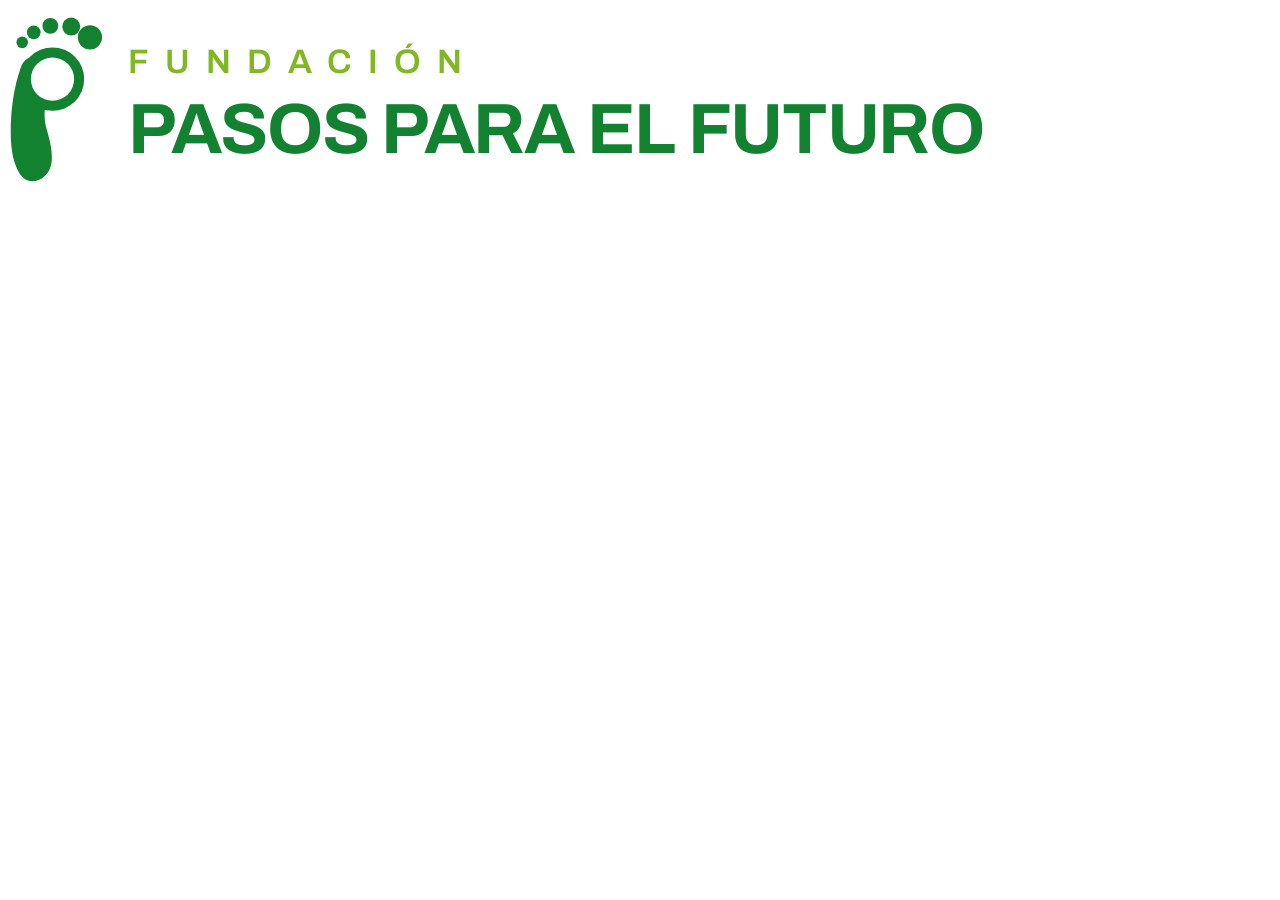
<file: scratchpad/pasos-futuro.html>
<!doctype html>
<meta charset="utf-8">
<!--
  Versión horizontal del logotipo de la Fundación Pasos para el Futuro.
  Misma huella y mismos colores que el original apilado; lo que cambia es
  la disposición: el símbolo a la izquierda y las dos líneas a la derecha.
  Razón 5:1, que es lo que piden los dos contenedores donde aparece en la
  web (el marco de 250x64 de la tarjeta de aliado y los 190x34 del pie).
  Apilado, la línea principal caía a 6,6 px de altura de caja y no se leía.
-->
<link rel="preconnect" href="https://fonts.googleapis.com">
<link rel="preconnect" href="https://fonts.gstatic.com" crossorigin>
<link href="https://fonts.googleapis.com/css2?family=Archivo:wght@600;700&display=swap" rel="stylesheet">
<style>
  html,body{margin:0;padding:0;background:transparent}
  svg{display:block}
  text{font-family:'Archivo',Arial,sans-serif}
</style>

<svg width="1000" height="200" viewBox="0 0 1000 200" xmlns="http://www.w3.org/2000/svg"
     role="img" aria-label="Fundación Pasos para el Futuro">

  <mask id="ojo" maskUnits="userSpaceOnUse" x="-30" y="-30" width="190" height="300">
    <rect x="-30" y="-30" width="190" height="300" fill="#fff"/>
    <circle cx="59" cy="89" r="30" fill="#000"/>
  </mask>

  <g transform="translate(10,15) scale(0.7203)">
    <g fill="#128230" mask="url(#ojo)">
      <path d="M53 112
               C47 128,47 142,50 155
               C55 173,59 187,58 202
               C57 215,50 225,40 229
               C30 233,20 230,14 221
               C6 209,1 190,1 163
               C1 133,5 101,15 73
               C19 61,27 57,35 59
               C45 62,55 80,53 112 Z"/>
      <circle cx="59" cy="89" r="44"/>
      <circle cx="17"  cy="38" r="8"/>
      <circle cx="33"  cy="24" r="9.5"/>
      <circle cx="56"  cy="15" r="11"/>
      <circle cx="85"  cy="16" r="12.5"/>
      <circle cx="111" cy="31" r="16.8"/>
    </g>
  </g>

  <text x="128" y="73" font-size="34" font-weight="600" fill="#7FB822"
        textLength="334" lengthAdjust="spacing">FUNDACIÓN</text>
  <text x="128" y="153" font-size="71.1" font-weight="700" fill="#128230"
        textLength="857" lengthAdjust="spacing">PASOS PARA EL FUTURO</text>
</svg>
</file>
<file: css/styles.css>
/* ============ RESET / TOKENS ============ */
*{margin:0;padding:0;box-sizing:border-box}
:root{
  --bosque:#0B2E1F; --bosque-2:#0F3A28; --bosque-3:#14472F;
  --lima:#8AC32D; --lima-2:#A8E05A;
  --neon:#6FA828; --neon-2:#87C13A;
  --azul:#058CBB; --azul-2:#3FB4DD;
  --hueso:#F4F7EF; --hueso-2:#ECF1E4;
  --tinta:#16271E; --niebla:#5B6A61; --linea:#DDE6D4;
  --blanco:#ffffff;
  --maxw:1240px;
  --rad:20px; --rad-lg:30px;
  --shadow:0 22px 60px -24px rgba(11,46,31,.45);
  --shadow-sm:0 10px 30px -16px rgba(11,46,31,.35);
  --spring:cubic-bezier(.22,1,.36,1);
  --display:'Bricolage Grotesque',system-ui,sans-serif;
  --serif:'Fraunces',Georgia,serif;
  --body:'Instrument Sans',system-ui,sans-serif;
}
html{scroll-behavior:smooth;-webkit-text-size-adjust:100%}
body{
  font-family:var(--body);color:var(--tinta);background:var(--hueso);
  line-height:1.6;overflow-x:hidden;
  -webkit-font-smoothing:antialiased;text-rendering:optimizeLegibility;
}
img{display:block;max-width:100%}
a{color:inherit;text-decoration:none}
button{font-family:inherit;cursor:pointer;border:none;background:none}
::selection{background:var(--lima);color:var(--bosque)}

/* ============ TIPOGRAFÍA / UTILIDADES ============ */
.wrap{max-width:var(--maxw);margin-inline:auto;padding-inline:clamp(1.1rem,4vw,2.4rem)}
.eyebrow{
  display:inline-flex;align-items:center;gap:.6rem;
  font-family:var(--body);font-weight:600;font-size:.74rem;letter-spacing:.18em;
  text-transform:uppercase;color:var(--azul);
}
.eyebrow::before{content:'';width:26px;height:2px;border-radius:2px;
  background:linear-gradient(90deg,var(--lima),var(--azul));
  transform-origin:left;animation:none}
.eyebrow.on-dark{color:var(--lima-2)}
h1,h2,h3{font-family:var(--display);font-weight:700;line-height:1.06;letter-spacing:-.02em}
.h-sec{font-size:clamp(1.9rem,4.4vw,3.1rem);font-weight:700;color:var(--tinta)}
.h-sec .accent{color:var(--azul)}
.on-dark .h-sec,.sec-dark .h-sec{color:#fff}
.lead{font-size:clamp(1.02rem,1.6vw,1.18rem);color:var(--niebla);max-width:60ch}
.sec-dark .lead{color:rgba(255,255,255,.78)}
.serif-it{font-family:var(--serif);font-style:italic;font-weight:500}

/* ============ BOTONES ============ */
.btn{
  display:inline-flex;align-items:center;justify-content:center;gap:.55rem;
  font-weight:600;font-size:.95rem;letter-spacing:.01em;
  padding:.92rem 1.6rem;border-radius:999px;
  transition:transform .4s var(--spring),box-shadow .4s var(--spring),background .3s;
  will-change:transform;white-space:nowrap;
}
.btn svg{width:18px;height:18px}
.btn-primary{background:linear-gradient(120deg,var(--lima),#6fb01f);color:#06210f;
  box-shadow:0 14px 34px -12px rgba(138,195,45,.7)}
.btn-primary:hover{transform:translateY(-3px);box-shadow:0 20px 40px -12px rgba(138,195,45,.85)}
.btn-azul{background:linear-gradient(120deg,var(--azul),#0479a0);color:#fff;
  box-shadow:0 14px 34px -12px rgba(5,140,187,.6)}
.btn-azul:hover{transform:translateY(-3px)}
.btn-ghost{background:rgba(255,255,255,.08);color:#fff;border:1px solid rgba(255,255,255,.28);
  backdrop-filter:blur(8px)}
.btn-ghost:hover{background:rgba(255,255,255,.16);transform:translateY(-3px)}
.btn-outline{border:1.5px solid var(--linea);color:var(--tinta);background:#fff}
.btn-outline:hover{border-color:var(--lima);color:#3c6b16;transform:translateY(-3px)}

/* ============ TOP BAR ============ */
.topbar{
  background:var(--bosque);color:rgba(255,255,255,.85);font-size:.8rem;
  border-bottom:1px solid rgba(255,255,255,.06);position:relative;z-index:60;
}
.topbar .wrap{display:flex;align-items:center;justify-content:space-between;gap:1rem;
  min-height:42px;flex-wrap:wrap}
.topbar .tb-left{display:inline-flex;align-items:center;gap:.5rem;letter-spacing:.04em}
.topbar .tb-left .dot{width:7px;height:7px;border-radius:50%;background:var(--lima);
  box-shadow:0 0 0 4px rgba(138,195,45,.18)}
.topbar .tb-right{display:inline-flex;align-items:center;gap:1.4rem}
.topbar a{display:inline-flex;align-items:center;gap:.4rem;color:rgba(255,255,255,.82);
  transition:color .25s}
.topbar a:hover{color:var(--lima-2)}
.topbar svg{width:14px;height:14px;opacity:.85}

/* ============ HEADER / NAV ============ */
.header{position:sticky;top:0;z-index:55;
  background:rgba(244,247,239,.82);backdrop-filter:blur(16px) saturate(1.1);
  border-bottom:1px solid transparent;transition:padding .35s var(--spring),
  background .35s,border-color .35s,box-shadow .35s}
.header.shrunk{background:rgba(244,247,239,.94);border-color:var(--linea);
  box-shadow:0 8px 30px -22px rgba(11,46,31,.4)}
.nav{display:flex;align-items:center;justify-content:space-between;gap:1.2rem;
  min-height:78px;transition:min-height .35s var(--spring)}
.header.shrunk .nav{min-height:64px}
.brand{display:flex;align-items:center;gap:.7rem}
.brand .ring{
  position:relative;width:46px;height:46px;border-radius:50%;flex-shrink:0;
  display:grid;place-items:center;background:#fff;
  box-shadow:0 6px 18px -8px rgba(11,46,31,.4);transition:width .35s,height .35s}
.brand .ring::before{content:'';position:absolute;inset:-3px;border-radius:50%;z-index:-1;
  background:conic-gradient(from 0deg,var(--lima),var(--azul),var(--lima-2),var(--azul-2),var(--lima));
  animation:spin 9s linear infinite}
.brand .ring img{width:78%;height:78%;border-radius:50%;object-fit:contain}
.brand .bn{display:flex;flex-direction:column;line-height:1.05}
.brand .bn b{font-family:var(--display);font-weight:700;font-size:1.02rem;color:var(--tinta);
  letter-spacing:-.01em}
.brand .bn span{font-size:.66rem;letter-spacing:.16em;text-transform:uppercase;
  color:var(--niebla);font-weight:600}
.menu{display:flex;align-items:center;gap:.3rem}
.menu a{position:relative;padding:.5rem .8rem;border-radius:10px;font-weight:500;
  font-size:.92rem;color:#2c3d33;transition:color .25s,background .25s}
.menu a::after{content:'';position:absolute;left:.8rem;right:.8rem;bottom:.34rem;height:2px;
  border-radius:2px;background:linear-gradient(90deg,var(--lima),var(--azul));
  transform:scaleX(0);transform-origin:left;transition:transform .35s var(--spring)}
.menu a:hover{color:var(--bosque)}
.menu a:hover::after,.menu a.active::after{transform:scaleX(1)}
.nav-cta{display:flex;align-items:center;gap:.6rem}
/* Botón hamburguesa: verde neón (tono cercano al de la marca) */
.burger{display:none;width:46px;height:46px;border-radius:14px;place-items:center;
  border:1px solid rgba(111,168,40,.45);
  background:linear-gradient(150deg,rgba(111,168,40,.12),rgba(11,46,31,.04)),var(--blanco);
  box-shadow:0 5px 16px -10px rgba(111,168,40,.85),inset 0 0 0 1px rgba(255,255,255,.6);
  transition:border-color .3s,box-shadow .35s var(--spring),transform .35s var(--spring)}
.burger:hover{transform:translateY(-1px);border-color:var(--neon);
  box-shadow:0 7px 20px -9px rgba(111,168,40,.95)}
.burger span{display:block;width:20px;height:2px;background:var(--neon);border-radius:2px;
  position:relative;transition:transform .3s,opacity .3s,background .3s,box-shadow .3s;
  box-shadow:0 0 6px rgba(111,168,40,.6)}
.burger span::before,.burger span::after{content:'';position:absolute;left:0;width:20px;height:2px;
  background:var(--neon);border-radius:2px;box-shadow:0 0 6px rgba(111,168,40,.6);
  transition:transform .3s,background .3s}
.burger span::before{top:-6px}.burger span::after{top:6px}
.burger.open{border-color:var(--neon);box-shadow:0 0 0 3px rgba(111,168,40,.16),0 7px 20px -9px rgba(111,168,40,.95)}
.burger.open span{background:transparent;box-shadow:none}
.burger.open span::before{transform:translateY(6px) rotate(45deg);background:var(--neon-2)}
.burger.open span::after{transform:translateY(-6px) rotate(-45deg);background:var(--neon-2)}

/* Drawer móvil */
.drawer{position:fixed;inset:0 0 0 auto;width:min(86vw,340px);z-index:70;
  overflow-y:auto;-webkit-overflow-scrolling:touch;overscroll-behavior:contain;
  background:var(--bosque);color:#fff;padding:5.4rem 1.4rem 2rem;
  transform:translateX(100%);transition:transform .5s var(--spring);
  display:flex;flex-direction:column;gap:.2rem;box-shadow:-30px 0 60px -30px rgba(0,0,0,.6)}
.drawer.open{transform:translateX(0)}
.drawer a{padding:.95rem .4rem;font-size:1.1rem;font-weight:500;
  border-bottom:1px solid rgba(255,255,255,.08);color:rgba(255,255,255,.9)}
.drawer a:hover{color:var(--lima-2)}
.drawer .btn{margin-top:1.3rem}
.scrim{position:fixed;inset:0;background:rgba(7,22,15,.55);backdrop-filter:blur(2px);
  opacity:0;visibility:hidden;transition:.4s;z-index:65}
.scrim.open{opacity:1;visibility:visible}

/* ============ HERO ============ */
.hero{position:relative;min-height:clamp(540px,80vh,740px);display:flex;align-items:center;
  isolation:isolate;overflow:hidden}
.hero-bg{position:absolute;inset:0;z-index:-2}
.hero-bg img{width:100%;height:100%;object-fit:cover;transform:scale(1.06);
  animation:heroZoom 18s ease-out forwards}
.hero-bg::after{content:'';position:absolute;inset:0;
  background:
    radial-gradient(120% 90% at 18% 30%,rgba(11,46,31,.62),transparent 60%),
    linear-gradient(180deg,rgba(7,22,15,.72) 0%,rgba(7,22,15,.42) 38%,rgba(7,22,15,.82) 100%);}
.hero-grain{position:absolute;inset:0;z-index:-1;pointer-events:none;opacity:.35;
  background-image:url("data:image/svg+xml,%3Csvg xmlns='http://www.w3.org/2000/svg' width='160' height='160'%3E%3Cfilter id='n'%3E%3CfeTurbulence type='fractalNoise' baseFrequency='0.9' numOctaves='2'/%3E%3CfeColorMatrix values='0 0 0 0 0 0 0 0 0 0 0 0 0 0 0 0 0 0 0.05 0'/%3E%3C/filter%3E%3Crect width='100%25' height='100%25' filter='url(%23n)'/%3E%3C/svg%3E")}
.hero-inner{position:relative;color:#fff;width:100%;padding-block:clamp(2.2rem,4.5vw,3.4rem);
  display:grid;grid-template-columns:minmax(0,1fr) minmax(230px,300px);
  gap:clamp(1.6rem,4vw,3rem);align-items:center}
.hero-copy{max-width:760px}
.hero .eyebrow{color:var(--lima-2)}
.hero h1{font-size:clamp(2.4rem,5.8vw,4.1rem);font-weight:800;margin-top:.85rem;
  letter-spacing:-.03em;text-shadow:0 4px 30px rgba(0,0,0,.3)}
.hero h1 .grad{background:linear-gradient(100deg,var(--lima-2),var(--azul-2));
  -webkit-background-clip:text;background-clip:text;color:transparent}
.hero .tagline{font-family:var(--serif);font-style:italic;font-weight:500;
  font-size:clamp(1.1rem,2.2vw,1.45rem);color:rgba(255,255,255,.92);margin-top:.75rem}
.hero .tagline em{color:var(--lima-2);font-style:italic}
.hero .sub{font-size:clamp(.98rem,1.5vw,1.06rem);color:rgba(255,255,255,.82);
  margin-top:.85rem;max-width:54ch}
.hero-cta{display:flex;flex-wrap:wrap;gap:.8rem;margin-top:1.5rem}
.hero-ceo{display:flex;align-items:center;gap:.7rem;margin-top:1.35rem;
  font-size:.9rem;color:rgba(255,255,255,.8)}
.hero-ceo .line{width:30px;height:2px;background:var(--lima);border-radius:2px}
.hero-ceo b{color:#fff;font-weight:600}
/* stat strip */
.hero-stats{position:relative;z-index:2;margin-top:clamp(1rem,2vw,1.45rem);
  display:flex;flex-wrap:wrap;gap:clamp(1.1rem,3vw,2.6rem)}
.hero-stats .st{color:#fff}
.hero-stats .st b{display:block;font-family:var(--display);font-weight:700;
  font-size:clamp(1.6rem,3.2vw,2.2rem);line-height:1;
  background:linear-gradient(120deg,#fff,var(--lima-2));-webkit-background-clip:text;
  background-clip:text;color:transparent}
.hero-stats .st span{font-size:.82rem;letter-spacing:.04em;color:rgba(255,255,255,.75)}
/* panel de cifras (derecha del hero) */
.hero-facts{position:relative;z-index:2;align-self:center;justify-self:end;width:100%;
  background:linear-gradient(160deg,rgba(11,46,31,.58),rgba(7,22,15,.34));
  border:1px solid rgba(255,255,255,.16);border-radius:var(--rad);
  -webkit-backdrop-filter:blur(9px);backdrop-filter:blur(9px);
  padding:clamp(.95rem,1.6vw,1.25rem);box-shadow:var(--shadow)}
.hero-facts .hf-title{font-family:var(--body);font-weight:600;font-size:.63rem;
  letter-spacing:.2em;text-transform:uppercase;color:var(--lima-2);margin-bottom:.55rem}
.hero-facts .hf{display:flex;align-items:center;gap:.7rem;padding:.5rem 0}
.hero-facts .hf+.hf{border-top:1px solid rgba(255,255,255,.1)}
.hero-facts .hf-ic{flex:none;width:32px;height:32px;border-radius:10px;display:grid;place-items:center;
  background:rgba(138,195,45,.16);border:1px solid rgba(168,224,90,.24);color:var(--lima-2)}
.hero-facts .hf-ic svg{width:16px;height:16px}
.hero-facts .hf-tx{min-width:0}
.hero-facts b{display:block;font-family:var(--display);font-weight:800;font-size:1.15rem;
  line-height:1.05;color:#fff;letter-spacing:-.01em}
.hero-facts b .plus{color:var(--lima-2)}
.hero-facts small{display:block;font-size:.71rem;line-height:1.28;color:rgba(255,255,255,.72)}
.scroll-cue{position:absolute;left:50%;bottom:1.4rem;transform:translateX(-50%);z-index:2;
  display:flex;flex-direction:column;align-items:center;gap:.4rem;color:rgba(255,255,255,.6);
  font-size:.68rem;letter-spacing:.2em;text-transform:uppercase}
.scroll-cue .mouse{width:22px;height:34px;border:2px solid rgba(255,255,255,.5);border-radius:12px;
  position:relative}
.scroll-cue .mouse::after{content:'';position:absolute;left:50%;top:7px;width:3px;height:6px;
  background:var(--lima-2);border-radius:2px;transform:translateX(-50%);
  animation:wheel 1.6s var(--spring) infinite}

/* ============ SECCIONES GENERALES ============ */
section{position:relative}
.sec{padding-block:clamp(1.9rem,3.6vw,3.1rem)}
.sec-tight{padding-block:clamp(1.4rem,2.6vw,2.1rem)}
.sec-dark{background:var(--bosque);color:#fff;position:relative;overflow:hidden}
.sec-dark::before{content:'';position:absolute;inset:0;opacity:.5;pointer-events:none;
  background:radial-gradient(70% 50% at 85% 10%,rgba(5,140,187,.18),transparent 60%),
            radial-gradient(60% 50% at 5% 90%,rgba(138,195,45,.16),transparent 60%)}
.sec-head{max-width:780px;margin-bottom:clamp(1rem,2vw,1.5rem)}
.sec-head .h-sec{margin-top:.55rem}
.sec-head .lead{margin-top:.6rem}
.center{text-align:center;margin-inline:auto}
.center .eyebrow::before{display:none}
.center .eyebrow{justify-content:center}

/* ============ QUIÉNES SOMOS ============ */
.about{display:grid;grid-template-columns:1.15fr .85fr;gap:clamp(1.4rem,3vw,2.6rem);
  align-items:center}
.about-copy .h-sec{margin-top:1rem}
.about-copy p{margin-top:1.2rem;font-size:1.06rem;color:#33453a;max-width:54ch}
.about-copy .pills{display:flex;flex-wrap:wrap;gap:.5rem;margin-top:1.7rem}
.about-copy .pills span{font-size:.78rem;font-weight:600;color:#3c6b16;
  background:var(--hueso-2);border:1px solid var(--linea);padding:.4rem .85rem;border-radius:999px}
.about-visual{position:relative;aspect-ratio:1;display:grid;place-items:center}
.about-visual .halo{position:absolute;inset:6%;border-radius:50%;
  background:radial-gradient(circle at 50% 40%,rgba(138,195,45,.22),transparent 62%)}
.about-visual .ring-xl{position:relative;width:78%;aspect-ratio:1;border-radius:50%;
  display:grid;place-items:center;background:#fff;box-shadow:var(--shadow)}
.about-visual .ring-xl::before{content:'';position:absolute;inset:-10px;border-radius:50%;z-index:-1;
  background:conic-gradient(from 0deg,var(--lima),var(--azul),var(--lima-2),var(--azul-2),var(--lima));
  animation:spin 14s linear infinite;filter:blur(.3px)}
.about-visual .ring-xl img{width:74%;height:74%;object-fit:contain}
.about-visual .float{position:absolute;background:#fff;border:1px solid var(--linea);
  border-radius:16px;padding:.7rem 1rem;box-shadow:var(--shadow-sm);display:flex;
  align-items:center;gap:.6rem;font-weight:600;font-size:.86rem;color:var(--tinta)}
.about-visual .float svg{width:20px;height:20px}
.about-visual .f1{top:6%;right:-2%}
.about-visual .f2{bottom:8%;left:-4%}

/* ============ MISIÓN / VISIÓN ============ */
.mv{display:grid;grid-template-columns:1fr 1fr;gap:clamp(1.4rem,3vw,2.2rem)}
.mv .card{position:relative;background:linear-gradient(160deg,rgba(255,255,255,.07),rgba(255,255,255,.02));
  border:1px solid rgba(255,255,255,.12);border-radius:var(--rad-lg);
  padding:clamp(1.4rem,2.8vw,2.1rem);overflow:hidden;transition:transform .5s var(--spring),
  border-color .4s}
.mv .card:hover{transform:translateY(-6px);border-color:rgba(138,195,45,.4)}
.mv .card .ic{width:54px;height:54px;border-radius:16px;display:grid;place-items:center;
  margin-bottom:1.2rem;background:linear-gradient(135deg,rgba(138,195,45,.2),rgba(5,140,187,.18));
  border:1px solid rgba(255,255,255,.14)}
.mv .card .ic svg{width:26px;height:26px;stroke:var(--lima-2)}
.mv .card h3{font-size:1.5rem;color:#fff;margin-bottom:.6rem}
.mv .card p{color:rgba(255,255,255,.8);font-size:1.02rem}
.mv .card .tag2030{position:absolute;top:1.5rem;right:1.5rem;font-family:var(--display);
  font-weight:800;font-size:1.5rem;color:rgba(255,255,255,.12)}
.mv .card.vis .ic{background:linear-gradient(135deg,rgba(5,140,187,.24),rgba(63,180,221,.16))}
.mv .card.vis .ic svg{stroke:var(--azul-2)}

/* ============ VALORES ============ */
.valores-grid{display:grid;grid-template-columns:repeat(3,1fr);gap:clamp(1rem,2.4vw,1.6rem)}
.valor{background:#fff;border:1px solid var(--linea);border-radius:var(--rad);
  padding:1.7rem 1.6rem;transition:transform .45s var(--spring),box-shadow .45s,border-color .45s;
  position:relative;overflow:hidden}
.valor::before{content:'';position:absolute;top:0;left:0;right:0;height:3px;transform:scaleX(0);
  transform-origin:left;transition:transform .5s var(--spring);
  background:linear-gradient(90deg,var(--lima),var(--azul))}
.valor:hover{transform:translateY(-6px);box-shadow:var(--shadow-sm);border-color:transparent}
.valor:hover::before{transform:scaleX(1)}
.valor .ic{width:50px;height:50px;border-radius:14px;display:grid;place-items:center;
  margin-bottom:1.1rem;background:var(--hueso);border:1px solid var(--linea);transition:.4s}
.valor:hover .ic{background:linear-gradient(135deg,var(--lima),var(--azul));border-color:transparent}
.valor .ic svg{width:24px;height:24px;stroke:#3c6b16;transition:.4s}
.valor:hover .ic svg{stroke:#fff}
.valor h3{font-size:1.18rem;color:var(--tinta);margin-bottom:.4rem}
.valor p{font-size:.94rem;color:var(--niebla)}

/* ============ QUÉ HACEMOS (áreas) ============ */
.areas-grid{display:grid;grid-template-columns:repeat(3,1fr);gap:clamp(.8rem,2vw,1.3rem)}
.area{display:flex;align-items:center;gap:1rem;background:rgba(255,255,255,.05);
  border:1px solid rgba(255,255,255,.12);border-radius:16px;padding:1.1rem 1.2rem;
  transition:transform .4s var(--spring),background .4s,border-color .4s}
.area:hover{transform:translateY(-4px);background:rgba(255,255,255,.09);
  border-color:rgba(138,195,45,.45)}
.area .ic{width:46px;height:46px;border-radius:12px;display:grid;place-items:center;flex-shrink:0;
  background:linear-gradient(135deg,rgba(138,195,45,.22),rgba(5,140,187,.18));
  border:1px solid rgba(255,255,255,.12)}
.area .ic svg{width:24px;height:24px;stroke:var(--lima-2)}
.area b{font-size:1rem;color:#fff;font-weight:600}

/* ============ PROGRAMAS (cards de proyectos) ============ */
/* ---- Slider de programas ---- */
.prog-slider{position:relative}
.prog-rail{display:grid;grid-auto-flow:column;
  grid-auto-columns:calc((100% - 2*clamp(1rem,2.4vw,1.7rem))/3);
  gap:clamp(1rem,2.4vw,1.7rem);
  overflow-x:auto;scroll-snap-type:x mandatory;scroll-behavior:smooth;
  padding:.4rem .15rem 1.4rem;margin:0 -.15rem;
  -ms-overflow-style:none;scrollbar-width:none}
.prog-rail::-webkit-scrollbar{display:none}
.prog-rail .prog{scroll-snap-align:start}
@media(max-width:920px){.prog-rail{grid-auto-columns:calc((100% - 1.2rem)/2)}}
@media(max-width:560px){.prog-rail{grid-auto-columns:86%;gap:1rem}}
.prog-nav{display:flex;align-items:center;gap:.5rem}
.prog-arrow{width:46px;height:46px;border-radius:50%;display:grid;place-items:center;
  background:#fff;border:1.5px solid var(--linea);color:var(--tinta);flex-shrink:0;
  transition:transform .35s var(--spring),background .3s,border-color .3s,opacity .3s,color .3s}
.prog-arrow svg{width:20px;height:20px}
.prog-arrow:hover:not(:disabled){background:linear-gradient(120deg,var(--lima),var(--azul));
  color:#fff;border-color:transparent;transform:translateY(-2px)}
.prog-arrow:disabled{opacity:.4;cursor:default}
.prog-dots{display:flex;align-items:center;justify-content:center;gap:.5rem;margin-top:.4rem}
.prog-dots button{width:9px;height:9px;border-radius:999px;background:var(--linea);
  transition:width .4s var(--spring),background .4s}
.prog-dots button.on{width:30px;background:linear-gradient(90deg,var(--lima),var(--azul))}
.prog-hint{display:inline-flex;align-items:center;gap:.45rem;font-size:.78rem;font-weight:600;
  letter-spacing:.04em;color:var(--niebla)}
.prog{--accent:#8ac32d;--accent-2:#b6e05a;position:relative;border-radius:var(--rad-lg);
  overflow:hidden;background:#fff;box-shadow:var(--shadow-sm);isolation:isolate;
  transition:transform .5s var(--spring),box-shadow .5s}
.prog{aspect-ratio:3/4}
.prog:hover{transform:translateY(-8px);box-shadow:var(--shadow)}
.prog .ph{position:absolute;inset:0;overflow:hidden}
.prog .ph img{width:100%;height:100%;object-fit:cover;transition:transform .8s var(--spring)}
.prog:hover .ph img{transform:scale(1.07)}
.prog .ph::after{content:'';position:absolute;inset:0;
  background:linear-gradient(180deg,rgba(8,24,16,.05) 0%,transparent 32%,rgba(8,24,16,.55) 66%,rgba(8,24,16,.9) 100%)}
.prog .glow{position:absolute;inset:0;z-index:1;pointer-events:none;
  background:radial-gradient(120% 60% at 50% 118%,var(--accent) 0%,transparent 60%);
  opacity:.4;mix-blend-mode:screen;transition:opacity .5s}
.prog:hover .glow{opacity:.68}
.prog .tag{position:absolute;top:1rem;left:1rem;z-index:3;font-size:.62rem;font-weight:700;
  letter-spacing:.13em;text-transform:uppercase;color:#fff;padding:.4rem .8rem;border-radius:999px;
  background:linear-gradient(120deg,var(--accent),var(--accent-2));
  box-shadow:0 6px 16px -6px var(--accent)}
.prog .body{position:absolute;left:0;right:0;bottom:0;z-index:3;padding:1.3rem 1.4rem 1.5rem}
.prog .body h3{color:#fff;font-size:1.24rem;line-height:1.18;margin-bottom:.55rem;position:relative;padding-bottom:.55rem;
  text-shadow:0 2px 12px rgba(0,0,0,.5)}
.prog .body h3::after{content:'';position:absolute;left:0;bottom:0;width:36px;height:3px;border-radius:3px;
  background:linear-gradient(90deg,var(--accent),var(--accent-2))}
.prog .body p{color:rgba(255,255,255,.92);font-size:.88rem;line-height:1.5;
  text-shadow:0 1px 8px rgba(0,0,0,.55)}
.prog .accent-line{position:absolute;top:0;left:0;right:0;height:5px;z-index:4;transform:scaleX(0);
  transform-origin:left;transition:transform .55s var(--spring);
  background:linear-gradient(90deg,var(--accent),var(--accent-2))}
.prog:hover .accent-line{transform:scaleX(1)}
.c-vivienda{--accent:#e07a3f;--accent-2:#f0a268}
.c-salud{--accent:#e5547a;--accent-2:#f583a3}
.c-educacion{--accent:#3f8fe0;--accent-2:#6fb4f0}
.c-alimentacion{--accent:#e0a93f;--accent-2:#f0c66f}
.c-agua{--accent:#27b3c4;--accent-2:#5fd6e3}
.c-sostenible{--accent:#3fb46a;--accent-2:#6fe09a}
.c-emprendimiento{--accent:#8a5fd6;--accent-2:#b48af0}

/* ============ SÚMATE / PROYECTOS (conversión) ============ */
.prog-nav-row{display:flex;align-items:center;justify-content:space-between;gap:1rem;margin-top:.4rem;flex-wrap:wrap}
.green-divider{height:clamp(64px,8vw,104px);position:relative;overflow:hidden;margin-top:-1px;
  background:linear-gradient(110deg,var(--bosque) 0%,#123f29 55%,var(--bosque) 100%)}
.green-divider::before{content:'';position:absolute;inset:0;opacity:.5;
  background:
    radial-gradient(60% 120% at 12% -10%,rgba(138,195,45,.5),transparent 60%),
    radial-gradient(50% 120% at 90% 120%,rgba(5,140,187,.45),transparent 60%)}
.green-divider::after{content:'';position:absolute;left:50%;bottom:0;transform:translateX(-50%);
  width:min(640px,80%);height:3px;border-radius:3px;
  background:linear-gradient(90deg,transparent,var(--lima),var(--azul-2),transparent);opacity:.85}
.sec-proyectos{padding-top:clamp(1.5rem,3vw,2.2rem);margin-top:-1px}
.sumate{position:relative;border-radius:var(--rad-lg);overflow:hidden;isolation:isolate;
  padding:clamp(1.6rem,3.2vw,2.6rem) clamp(1.3rem,3.4vw,2.8rem);color:#fff}
.sumate-bg{position:absolute;inset:0;z-index:-2}
.sumate-bg img{width:100%;height:100%;object-fit:cover}
.sumate-bg::after{content:'';position:absolute;inset:0;
  background:linear-gradient(120deg,rgba(11,46,31,.94) 0%,rgba(11,46,31,.78) 45%,rgba(5,90,120,.7) 100%)}
.sumate .h-sec{color:#fff;max-width:18ch}
.sumate p{color:rgba(255,255,255,.85);margin-top:1.1rem;max-width:52ch;font-size:1.06rem}
.sumate .acts{display:flex;flex-wrap:wrap;gap:.8rem;margin-top:2rem}
.sumate .ways{display:grid;grid-template-columns:repeat(3,1fr);gap:1rem;margin-top:2.6rem}
.sumate .way{background:rgba(255,255,255,.08);border:1px solid rgba(255,255,255,.16);
  border-radius:16px;padding:1.2rem;backdrop-filter:blur(6px)}
.sumate .way .ic{width:42px;height:42px;border-radius:11px;display:grid;place-items:center;
  background:rgba(255,255,255,.12);margin-bottom:.8rem}
.sumate .way .ic svg{width:22px;height:22px;stroke:var(--lima-2)}
.sumate .way b{display:block;font-size:1.02rem;margin-bottom:.25rem}
.sumate .way span{font-size:.86rem;color:rgba(255,255,255,.72)}

/* ============ CONTACTO ============ */
.contact{display:grid;grid-template-columns:.95fr 1.05fr;gap:clamp(1.4rem,3vw,2.4rem);align-items:start}
.contact-info .ci{display:flex;gap:1rem;padding:1.1rem 0;border-bottom:1px solid var(--linea)}
.contact-info .ci:last-child{border-bottom:none}
.contact-info .ic{width:48px;height:48px;border-radius:13px;display:grid;place-items:center;flex-shrink:0;
  background:var(--hueso-2);border:1px solid var(--linea)}
.contact-info .ic svg{width:22px;height:22px;stroke:var(--azul)}
.contact-info .ci b{display:block;font-size:.78rem;text-transform:uppercase;letter-spacing:.1em;
  color:var(--niebla);font-weight:600;margin-bottom:.15rem}
.contact-info .ci a,.contact-info .ci p{font-size:1.06rem;color:var(--tinta);font-weight:500}
.contact-info .ci a:hover{color:var(--azul)}
.form{background:#fff;border:1px solid var(--linea);border-radius:var(--rad-lg);
  padding:clamp(1.6rem,3vw,2.4rem);box-shadow:var(--shadow-sm)}
.form .row{display:grid;grid-template-columns:1fr 1fr;gap:1rem}
.field{margin-bottom:1.1rem}
.field label{display:block;font-size:.82rem;font-weight:600;color:var(--tinta);margin-bottom:.4rem}
.field input,.field textarea{width:100%;font-family:var(--body);font-size:.96rem;color:var(--tinta);
  background:var(--hueso);border:1.5px solid var(--linea);border-radius:12px;padding:.8rem .95rem;
  transition:border-color .25s,background .25s;outline:none}
.field input:focus,.field textarea:focus{border-color:var(--lima);background:#fff;
  box-shadow:0 0 0 4px rgba(138,195,45,.14)}
.field textarea{resize:vertical;min-height:120px}
.form .btn{width:100%;margin-top:.4rem}
.form .note{font-size:.8rem;color:var(--niebla);text-align:center;margin-top:.9rem}

/* ============ FOOTER ============ */
.footer{background:var(--bosque);color:rgba(255,255,255,.78);position:relative;overflow:hidden}
.footer::before{content:'';position:absolute;inset:0;opacity:.5;pointer-events:none;
  background:radial-gradient(60% 60% at 90% 0%,rgba(5,140,187,.16),transparent 60%)}
.footer .ftop{display:grid;grid-template-columns:1.4fr 1fr 1fr 1.2fr;gap:1.7rem;
  padding-block:clamp(1.7rem,3vw,2.4rem);position:relative}
.footer .fbrand .brand .bn b{color:#fff}
.footer .fbrand .brand .bn span{color:rgba(255,255,255,.6)}
.footer .fbrand p{margin-top:1.1rem;font-size:.92rem;max-width:34ch;color:rgba(255,255,255,.7)}
.footer .fbrand .tl{font-family:var(--serif);font-style:italic;color:var(--lima-2);margin-top:1rem;
  font-size:1rem}
.footer h4{font-family:var(--display);font-weight:600;font-size:.82rem;letter-spacing:.12em;
  text-transform:uppercase;color:#fff;margin-bottom:1.1rem}
.footer ul{list-style:none;display:flex;flex-direction:column;gap:.6rem}
.footer ul a{font-size:.94rem;color:rgba(255,255,255,.72);transition:color .25s,padding-left .25s}
.footer ul a:hover{color:var(--lima-2);padding-left:5px}
.footer .fc{display:flex;align-items:center;gap:.6rem;font-size:.92rem;color:rgba(255,255,255,.72)}
.footer .fc svg{width:16px;height:16px;stroke:var(--lima-2);flex-shrink:0}
.footer .socials{display:flex;gap:.6rem;margin-top:1.3rem}
.footer .socials a{width:40px;height:40px;border-radius:11px;display:grid;place-items:center;
  background:rgba(255,255,255,.08);border:1px solid rgba(255,255,255,.12);transition:.3s}
.footer .socials a:hover{background:linear-gradient(135deg,var(--lima),var(--azul));
  transform:translateY(-3px);border-color:transparent}
.footer .socials svg{width:18px;height:18px;fill:#fff}
.footer .fbot{border-top:1px solid rgba(255,255,255,.1);padding-block:1.4rem;
  display:flex;align-items:center;justify-content:space-between;gap:1rem;flex-wrap:wrap;
  font-size:.84rem;color:rgba(255,255,255,.6);position:relative}
.footer .fbot .leaf{display:inline-flex;align-items:center;gap:.5rem}
.footer .fbot .leaf svg{width:16px;height:16px;fill:var(--lima-2)}

/* ============ FLOTANTES ============ */
.wa-float{position:fixed;right:1.3rem;bottom:1.3rem;z-index:50;width:60px;height:60px;
  border-radius:50%;background:#25D366;display:grid;place-items:center;
  box-shadow:0 14px 34px -10px rgba(37,211,102,.7);transition:transform .4s var(--spring)}
.wa-float:hover{transform:scale(1.08) translateY(-2px)}
.wa-float svg{width:32px;height:32px;fill:#fff}
.wa-float::after{content:'';position:absolute;inset:0;border-radius:50%;border:2px solid #25D366;
  animation:pulse 2.4s ease-out infinite}
.to-top{position:fixed;right:1.45rem;bottom:5.6rem;z-index:49;width:46px;height:46px;border-radius:50%;
  background:var(--bosque);color:#fff;display:grid;place-items:center;opacity:0;visibility:hidden;
  transform:translateY(10px);transition:.4s var(--spring);box-shadow:var(--shadow-sm)}
.to-top.show{opacity:1;visibility:visible;transform:translateY(0)}
.to-top svg{width:20px;height:20px;stroke:#fff}

/* ============ REVEAL / ANIM ============ */
.reveal{opacity:0;transform:translateY(26px);transition:opacity .8s var(--spring),transform .8s var(--spring)}
.reveal.in{opacity:1;transform:none}
.reveal.d1{transition-delay:.08s}.reveal.d2{transition-delay:.16s}
.reveal.d3{transition-delay:.24s}.reveal.d4{transition-delay:.32s}
.reveal.d5{transition-delay:.40s}.reveal.d6{transition-delay:.48s}
@keyframes spin{to{transform:rotate(360deg)}}
@keyframes heroZoom{to{transform:scale(1)}}
@keyframes wheel{0%{opacity:0;transform:translate(-50%,0)}40%{opacity:1}80%{opacity:0;transform:translate(-50%,9px)}}
@keyframes pulse{0%{transform:scale(1);opacity:.7}100%{transform:scale(1.5);opacity:0}}

/* ============ RESPONSIVE ============ */
@media (max-width:1080px){
  .menu{gap:0}.menu a{padding:.5rem .6rem;font-size:.88rem}
}
@media (max-width:920px){
  .menu,.nav-cta .btn{display:none}
  .burger{display:grid}
  .hero-inner{grid-template-columns:1fr;gap:1.5rem}
  .hero-facts{justify-self:stretch;max-width:560px;
    display:grid;grid-template-columns:1fr 1fr;gap:0 1rem}
  .hero-facts .hf-title{grid-column:1/-1}
  .hero-facts .hf+.hf{border-top:0}
  .about{grid-template-columns:1fr;gap:2rem}
  .about-visual{max-width:380px;margin-inline:auto;order:-1}
  .mv{grid-template-columns:1fr}
  .valores-grid{grid-template-columns:repeat(2,1fr)}
  .areas-grid{grid-template-columns:repeat(2,1fr)}
  .prog-grid{grid-template-columns:repeat(2,1fr)}
  .sumate .ways{grid-template-columns:1fr}
  .contact{grid-template-columns:1fr;gap:2.4rem}
  .footer .ftop{grid-template-columns:1fr 1fr;gap:2rem}
  .footer .fbrand{grid-column:1/-1}
  .topbar .tb-left{display:none}
  .topbar .wrap{justify-content:center}
}
@media (max-width:560px){
  .valores-grid,.areas-grid,.prog-grid{grid-template-columns:1fr}
  .form .row{grid-template-columns:1fr}
  .hero-stats{gap:1.1rem 2rem}
  .hero-facts{grid-template-columns:1fr}
  .hero-facts .hf+.hf{border-top:1px solid rgba(255,255,255,.1)}
  .topbar .tb-right{gap:1rem}
  .topbar a span{display:none}
  .footer .ftop{grid-template-columns:1fr}
  .to-top{width:42px;height:42px;right:1.1rem;bottom:5.1rem}
}
@media (prefers-reduced-motion:reduce){
  *{animation-duration:.001ms !important;animation-iteration-count:1 !important;
    transition-duration:.001ms !important;scroll-behavior:auto !important}
  .reveal{opacity:1;transform:none}
}

/* ===== Topbar refinado ===== */
.topbar{background:linear-gradient(90deg,var(--bosque) 0%,var(--bosque-2) 55%,var(--bosque-3) 100%);
  border-bottom:1px solid rgba(168,224,90,.14)}
.topbar .tb-left{gap:.55rem;font-weight:500;color:rgba(255,255,255,.9)}
.topbar .co-pin{width:16px;height:16px;color:var(--lima-2);flex:none;
  filter:drop-shadow(0 1px 4px rgba(138,195,45,.4))}

/* ===== ALIANZAS ===== */
.allies-grid{display:grid;grid-template-columns:repeat(3,1fr);align-items:stretch;
  gap:clamp(1rem,2.2vw,1.5rem);margin-top:clamp(.9rem,1.8vw,1.4rem);max-width:1100px;margin-inline:auto}
@media(max-width:900px){.allies-grid{grid-template-columns:repeat(2,1fr)}}
@media(max-width:540px){.allies-grid{grid-template-columns:1fr}}
.ally{position:relative;display:flex;flex-direction:column;align-items:center;text-align:center;
  gap:.85rem;background:var(--blanco);border:1px solid var(--linea);border-radius:var(--rad-lg);
  padding:clamp(1.6rem,2.8vw,2.1rem) clamp(1.1rem,2vw,1.5rem) clamp(1.1rem,2vw,1.4rem);
  box-shadow:var(--shadow-sm);overflow:hidden;
  transition:transform .5s var(--spring),box-shadow .5s var(--spring),border-color .4s}
/* filo superior degradado que aparece en hover */
.ally::before{content:"";position:absolute;top:0;left:0;right:0;height:3px;
  background:linear-gradient(90deg,var(--lima),var(--azul));
  transform:scaleX(0);transform-origin:left;transition:transform .5s var(--spring)}
.ally:hover{transform:translateY(-6px);box-shadow:var(--shadow);border-color:var(--lima)}
.ally:hover::before{transform:scaleX(1)}
.ally-tag{align-self:center;font-size:.66rem;font-weight:700;letter-spacing:.1em;text-transform:uppercase;
  color:var(--azul);background:rgba(5,140,187,.09);border:1px solid rgba(5,140,187,.18);
  padding:.28rem .7rem;border-radius:99px;white-space:nowrap}
/* recuadro uniforme para que logos de distinta forma se vean parejos */
.ally-logo{height:92px;width:100%;display:flex;align-items:center;justify-content:center;
  background:linear-gradient(180deg,#fff,var(--hueso));border:1px solid var(--linea);
  border-radius:16px;padding:.85rem 1.1rem}
.ally-logo img{width:auto;object-fit:contain;filter:none;max-width:100%}
.ally-logo img.lg-w{max-height:40px}   /* logos muy horizontales */
.ally-logo img.lg-m{max-height:50px}   /* horizontales medios */
.ally-logo img.lg-bid{max-height:56px} /* logo con descriptor de texto */
.ally-logo img.lg-t{max-height:66px}   /* casi cuadrados */
.ally-logo img.lg-s{max-height:68px}   /* cuadrados */
.ally-name{font-family:var(--display);font-weight:700;font-size:1.02rem;color:var(--bosque);
  line-height:1.25;min-height:2.5em;display:flex;align-items:center;justify-content:center}
.ally-role{font-size:.82rem;color:var(--niebla);line-height:1.5;min-height:3em}
.ally-link{margin-top:auto;display:inline-flex;align-items:center;justify-content:center;gap:.4rem;
  font-weight:600;font-size:.82rem;color:var(--azul);letter-spacing:.02em;
  width:100%;padding-top:.9rem;border-top:1px solid var(--linea);transition:gap .3s var(--spring)}
.ally:hover .ally-link{gap:.62rem}
.ally-link svg{width:15px;height:15px}
.allies-note{text-align:center;margin-top:clamp(1.6rem,3vw,2.2rem);color:var(--niebla);font-size:.92rem}
.allies-note a{color:var(--azul);font-weight:600;border-bottom:1px solid rgba(5,140,187,.35)}
.allies-note a:hover{color:var(--bosque);border-bottom-color:var(--lima)}
@media(max-width:540px){
  .ally-name,.ally-role{min-height:0}
}

/* ===== EN TERRITORIO (galería + video) ===== */
.impact-grid{display:grid;grid-template-columns:repeat(12,1fr);gap:14px;margin-top:clamp(.9rem,1.8vw,1.3rem)}
.imp{position:relative;overflow:hidden;border-radius:var(--rad);box-shadow:var(--shadow-sm);min-height:200px}
.imp img{width:100%;height:100%;object-fit:cover;display:block;transition:transform .8s var(--spring)}
.imp:hover img{transform:scale(1.06)}
.imp figcaption{position:absolute;inset:auto 0 0 0;padding:1.4rem 1.1rem .9rem;
  background:linear-gradient(0deg,rgba(11,46,31,.82),transparent);color:#fff;
  font-weight:600;font-size:.9rem;letter-spacing:.01em}
.imp .imp-tag{position:absolute;top:.7rem;left:.7rem;background:rgba(255,255,255,.92);
  color:var(--bosque);font-size:.68rem;font-weight:700;letter-spacing:.08em;text-transform:uppercase;
  padding:.28rem .6rem;border-radius:99px}
.imp.big{grid-column:span 6;grid-row:span 2;min-height:420px}
.imp.tall{grid-column:span 3;grid-row:span 2;min-height:420px}
.imp.wide{grid-column:span 6}
.imp.sq{grid-column:span 3}
@media(max-width:860px){.impact-grid{grid-template-columns:repeat(2,1fr)}
  .imp.big,.imp.tall,.imp.wide,.imp.sq{grid-column:span 1;grid-row:auto;min-height:220px}
  .imp.big{grid-column:span 2;min-height:280px}}

.vslider{position:relative;margin-top:clamp(.9rem,1.8vw,1.3rem)}
.vrail{display:grid;grid-auto-flow:column;grid-auto-columns:calc((100% - 2.4rem)/3);
  gap:1.2rem;overflow-x:auto;scroll-snap-type:x mandatory;scroll-behavior:smooth;
  -ms-overflow-style:none;scrollbar-width:none;padding:.4rem 0 .2rem}
.vrail::-webkit-scrollbar{display:none}
.vcard{scroll-snap-align:start;background:var(--blanco);border:1px solid var(--linea);
  border-radius:var(--rad-lg);overflow:hidden;box-shadow:var(--shadow-sm);
  display:flex;flex-direction:column;transition:transform .5s var(--spring),box-shadow .5s var(--spring),border-color .4s}
.vcard:hover{transform:translateY(-6px);box-shadow:var(--shadow);border-color:var(--lima)}
.vframe{position:relative;background:#0a2418;aspect-ratio:16/10;overflow:hidden}
.vframe::after{content:'';position:absolute;inset:auto 0 0;height:42%;pointer-events:none;
  background:linear-gradient(180deg,rgba(10,36,24,0),rgba(10,36,24,.36))}
.vframe video{width:100%;height:100%;object-fit:cover;display:block;background:#0a2418}
.vframe.portrait{aspect-ratio:16/10}
.vframe.portrait video{object-fit:contain}
.vposter{position:absolute;inset:0;background-size:cover;background-position:center;
  cursor:pointer;transition:opacity .35s ease;background-color:#0a2418}
.vframe.portrait .vposter{background-size:cover;background-repeat:no-repeat;background-color:#0a2418}
.vposter::after{content:'';position:absolute;inset:0;background:linear-gradient(0deg,rgba(10,36,24,.52),rgba(10,36,24,.12) 45%,rgba(10,36,24,.06))}
.vposter.hide{opacity:0;pointer-events:none}
.vplay{position:absolute;top:50%;left:50%;transform:translate(-50%,-50%);z-index:2;
  width:58px;height:58px;border-radius:50%;display:grid;place-items:center;
  background:rgba(255,255,255,.92);box-shadow:0 12px 34px -10px rgba(0,0,0,.5);
  transition:transform .4s var(--spring),background .3s;cursor:pointer}
.vframe:hover .vplay{transform:translate(-50%,-50%) scale(1.08);background:#fff}
.vplay svg{width:24px;height:24px;margin-left:3px;fill:var(--bosque)}
.vplay.hide{opacity:0;pointer-events:none}
.vcap{padding:1.05rem 1.15rem 1.2rem}
.vcap b{display:block;font-family:var(--display);color:var(--bosque);font-size:1.02rem}
.vcap span{color:var(--niebla);font-size:.85rem}
@media(max-width:920px){.vrail{grid-auto-columns:calc((100% - 1.2rem)/2)}}
@media(max-width:560px){.vrail{grid-auto-columns:88%;gap:1rem}}


/* ===== Franja de logros (stats) ===== */
.stats-band{margin-top:clamp(2.4rem,6vw,4rem)}
.stats-grid{display:grid;grid-template-columns:repeat(4,1fr);gap:clamp(1rem,2.2vw,1.6rem)}
.stat{position:relative;overflow:hidden;background:var(--blanco);border:1px solid var(--linea);
  border-radius:var(--rad-lg);padding:clamp(1.7rem,3.4vw,2.5rem) clamp(1.4rem,2.6vw,2rem);
  box-shadow:var(--shadow-sm);transition:transform .5s var(--spring),box-shadow .5s var(--spring),border-color .4s}
.stat:hover{transform:translateY(-6px);box-shadow:var(--shadow);border-color:var(--lima)}
.stat::before{content:"";position:absolute;inset:0 auto 0 0;width:5px;
  background:linear-gradient(180deg,var(--lima),var(--azul))}
.stat .stat-ic{width:46px;height:46px;border-radius:14px;display:grid;place-items:center;
  background:var(--hueso-2);color:var(--bosque);margin-bottom:1.1rem}
.stat .stat-ic svg{width:24px;height:24px}
.stat .stat-num{font-family:var(--display);font-weight:800;line-height:1;
  font-size:clamp(2.3rem,5vw,3.1rem);color:var(--bosque);letter-spacing:-.02em}
.stat .stat-num .plus{color:var(--lima)}
.stat .stat-label{margin-top:.5rem;color:var(--niebla);font-weight:500;font-size:.98rem;line-height:1.35}
@media(max-width:1000px){.stats-grid{grid-template-columns:repeat(2,1fr)}}
@media(max-width:520px){.stats-grid{grid-template-columns:1fr}}

/* ===== Nuestras prioridades ===== */
.prio-grid{display:grid;grid-template-columns:repeat(2,1fr);gap:clamp(1rem,2.4vw,1.7rem);
  margin-top:clamp(.9rem,1.8vw,1.35rem)}
.prio{position:relative;background:var(--hueso);border:1px solid var(--linea);border-radius:var(--rad-lg);
  padding:clamp(1.3rem,2.6vw,1.8rem);box-shadow:var(--shadow-sm);overflow:hidden;
  transition:transform .5s var(--spring),box-shadow .5s var(--spring),border-color .4s}
.prio:hover{transform:translateY(-6px);box-shadow:var(--shadow);border-color:var(--lima)}
.prio .prio-ic{width:58px;height:58px;border-radius:18px;display:grid;place-items:center;
  background:linear-gradient(135deg,var(--lima),var(--lima-2));color:var(--bosque);
  box-shadow:0 12px 26px -12px rgba(138,195,45,.7);margin-bottom:1.3rem}
.prio .prio-ic svg{width:28px;height:28px}
.prio h3{font-family:var(--display);font-weight:700;font-size:1.18rem;color:var(--bosque);
  line-height:1.25;margin:0 0 .55rem}
.prio p{color:var(--niebla);font-size:.95rem;line-height:1.55;margin:0}
.prio .prio-n{position:absolute;top:1.1rem;right:1.3rem;font-family:var(--display);font-weight:800;
  font-size:2.2rem;color:var(--hueso-2);line-height:1;z-index:0}
.prio>*{position:relative;z-index:1}
@media(max-width:820px){.prio-grid{grid-template-columns:1fr}}
/* ================= MULTIPÁGINA: menús desplegables ================= */
.menu .has-sub{position:relative}
.menu .has-sub>a{display:inline-flex;align-items:center;gap:.28rem;cursor:pointer}
.sub-caret{width:12px;height:12px;margin-left:.05rem;opacity:.5;flex:none;transition:transform .35s var(--spring),opacity .3s}
.menu .has-sub:hover>a .sub-caret{transform:rotate(180deg);opacity:.95}
.submenu{position:absolute;top:calc(100% + 14px);left:50%;transform:translateX(-50%) translateY(8px);
  min-width:260px;background:var(--blanco);border:1px solid var(--linea);border-radius:16px;
  box-shadow:var(--shadow);padding:.5rem;opacity:0;visibility:hidden;transition:opacity .28s var(--spring),transform .28s var(--spring);z-index:120}
.menu .has-sub::before{content:"";position:absolute;top:100%;left:0;right:0;height:20px}
.menu .has-sub:hover .submenu,.menu .has-sub:focus-within .submenu{opacity:1;visibility:visible;transform:translateX(-50%) translateY(0)}
.submenu a{display:flex;align-items:center;gap:.6rem;padding:.6rem .8rem;border-radius:10px;
  font-size:.92rem;font-weight:500;color:var(--bosque);white-space:nowrap;transition:background .2s,color .2s}
.submenu a:hover{background:var(--hueso-2);color:var(--azul)}
/* marcador de opción: guion corto (mismo criterio en escritorio y móvil) */
.submenu a .dotp{width:10px;height:2px;border-radius:1px;background:var(--neon);flex:none;opacity:.85}
.drawer .dgroup .dotp{flex:none;width:10px;height:2px;border-radius:1px;background:var(--neon);opacity:.8}

/* Drawer móvil: grupos con submenús */
/* Grupos del menú móvil: cabecera pulsable + submenú plegable */
.drawer .dgroup{margin:0;display:flex;flex-direction:column;
  border-bottom:1px solid rgba(255,255,255,.08)}
.drawer .dgroup>span{display:flex;align-items:center;justify-content:space-between;gap:.6rem;
  padding:.95rem .4rem;font-size:1.1rem;font-weight:500;color:rgba(255,255,255,.9);
  cursor:pointer;user-select:none;transition:color .3s}
.drawer .dgroup>span:hover,.drawer .dgroup.open>span{color:var(--neon-2)}
/* flecha hacia abajo, del mismo verde que la hamburguesa */
.drawer .dgroup>span::after{content:'';flex:none;width:9px;height:9px;margin-right:.2rem;
  border-right:2px solid var(--neon);border-bottom:2px solid var(--neon);border-radius:1px;
  transform:translateY(-3px) rotate(45deg);
  filter:drop-shadow(0 0 4px rgba(111,168,40,.55));
  transition:transform .35s var(--spring),border-color .3s}
.drawer .dgroup.open>span::after{transform:translateY(1px) rotate(-135deg);border-color:var(--neon-2)}
.drawer .dg-items{overflow:hidden;max-height:0;transition:max-height .45s var(--spring)}
.drawer .dgroup.open .dg-items{max-height:34rem}
.drawer .dgroup a{display:flex;align-items:center;gap:.6rem;
  padding:.55rem .4rem .55rem .95rem;font-size:.95rem;color:rgba(255,255,255,.72);
  border-bottom:0}
.drawer .dgroup a:hover{color:var(--neon-2)}
.drawer .dg-items>:last-child{margin-bottom:.6rem}

/* ================= SUB-HERO (cabecera de páginas internas) ================= */
.subhero{position:relative;padding:clamp(4.3rem,7vw,5.2rem) 0 clamp(1.4rem,2.8vw,2rem);
  background:linear-gradient(135deg,var(--bosque) 0%,var(--bosque-2) 60%,var(--bosque-3) 100%);
  color:#fff;overflow:hidden}
.subhero::after{content:"";position:absolute;right:-120px;top:-120px;width:420px;height:420px;border-radius:50%;
  background:radial-gradient(circle,rgba(138,195,45,.28),transparent 68%)}
.subhero .wrap{position:relative;z-index:1}
.subhero .crumb{font-size:.86rem;color:var(--lima-2);font-weight:600;letter-spacing:.04em;margin-bottom:.8rem;display:flex;gap:.5rem;align-items:center}
.subhero .crumb a{color:rgba(255,255,255,.75)}
.subhero .crumb a:hover{color:#fff}
.subhero h1{font-family:var(--display);font-weight:800;font-size:clamp(2.2rem,6vw,3.6rem);line-height:1.05;letter-spacing:-.02em;margin:0}
.subhero h1 .accent{background:linear-gradient(90deg,var(--lima-2),var(--azul-2));-webkit-background-clip:text;background-clip:text;color:transparent}
.subhero p{max-width:640px;margin:1rem 0 0;color:rgba(255,255,255,.82);font-size:1.06rem;line-height:1.6}

/* Sub-navegación con anclas (sticky) */
.subnav{position:sticky;top:65px;z-index:90;background:rgba(244,247,239,.9);backdrop-filter:blur(10px);
  border-bottom:1px solid var(--linea)}
.subnav .wrap{display:flex;gap:.4rem;overflow-x:auto;scrollbar-width:none;padding:.7rem 0}
.subnav .wrap::-webkit-scrollbar{display:none}
.subnav a{white-space:nowrap;padding:.5rem .95rem;border-radius:99px;font-size:.88rem;font-weight:600;
  color:var(--niebla);transition:background .2s,color .2s}
.subnav a:hover,.subnav a.active{background:var(--bosque);color:#fff}

/* ================= 10 EJES ESTRATÉGICOS ================= */
.ejes-head{display:flex;flex-direction:column;align-items:center;text-align:center}
.ejes-band{background:var(--bosque);color:#fff;border-radius:99px;padding:.7rem 1.8rem;font-family:var(--display);
  font-weight:700;letter-spacing:.02em;margin:1.2rem 0 0;font-size:clamp(.95rem,2.4vw,1.15rem)}
.ejes-grid{display:grid;grid-template-columns:repeat(5,1fr);gap:clamp(.7rem,1.6vw,1.1rem);margin-top:clamp(.9rem,1.8vw,1.35rem)}
.eje{position:relative;background:var(--blanco);border:1px solid var(--linea);border-radius:var(--rad);
  padding:1.5rem 1.1rem;text-align:center;cursor:pointer;overflow:hidden;
  transition:transform .5s var(--spring),box-shadow .5s var(--spring),border-color .3s}
.eje:hover{transform:translateY(-6px);box-shadow:var(--shadow);border-color:var(--c,#0B2E1F)}
.eje .eje-n{position:absolute;top:.7rem;right:.9rem;font-family:var(--display);font-weight:800;font-size:1.1rem;color:var(--c,#0B2E1F);opacity:.25}
.eje .eje-ic{width:60px;height:60px;margin:0 auto .9rem;border-radius:50%;display:grid;place-items:center;
  border:2.5px solid var(--c,#0B2E1F);color:var(--c,#0B2E1F)}
.eje .eje-ic svg{width:30px;height:30px}
.eje h3{font-family:var(--display);font-weight:700;font-size:.9rem;line-height:1.25;color:var(--bosque);margin:0;text-transform:uppercase;letter-spacing:.02em}
.eje .eje-desc{font-size:.82rem;color:var(--niebla);line-height:1.5;margin-top:.6rem;max-height:0;opacity:0;overflow:hidden;transition:max-height .5s var(--spring),opacity .4s,margin-top .4s}
.eje.open .eje-desc,.eje:hover .eje-desc{max-height:200px;opacity:1;margin-top:.7rem}
@media(max-width:980px){.ejes-grid{grid-template-columns:repeat(3,1fr)}}
@media(max-width:620px){.ejes-grid{grid-template-columns:repeat(2,1fr)}}

/* ================= TABLA DE PROYECTOS ================= */
.pj-tools{display:flex;flex-wrap:wrap;gap:.8rem;align-items:center;margin:clamp(1rem,2.2vw,1.4rem) 0 .8rem}
.pj-search{flex:1;min-width:220px;position:relative}
.pj-search input{width:100%;padding:.85rem 1rem .85rem 2.7rem;border:1px solid var(--linea);border-radius:12px;
  font:inherit;font-size:.95rem;background:var(--blanco);color:var(--bosque)}
.pj-search svg{position:absolute;left:.9rem;top:50%;transform:translateY(-50%);width:18px;height:18px;color:var(--niebla)}
.pj-select{padding:.85rem 1rem;border:1px solid var(--linea);border-radius:12px;font:inherit;font-size:.92rem;background:var(--blanco);color:var(--bosque);cursor:pointer}
.pj-count{display:block;text-align:right;font-size:.88rem;color:var(--niebla);font-weight:500}
.pj-stats{display:grid;grid-template-columns:repeat(3,1fr);gap:1rem;margin-bottom:1.4rem}
.pj-stat{background:linear-gradient(135deg,var(--bosque),var(--bosque-2));color:#fff;border-radius:var(--rad);padding:1.3rem 1.4rem}
.pj-stat b{display:block;font-family:var(--display);font-size:clamp(1.5rem,3.4vw,2rem);line-height:1}
.pj-stat span{font-size:.82rem;color:rgba(255,255,255,.8)}
@media(max-width:680px){.pj-stats{grid-template-columns:1fr}}
.pj-table-wrap{overflow-x:auto;border:1px solid var(--linea);border-radius:var(--rad);background:var(--blanco)}
table.pj{width:100%;border-collapse:collapse;font-size:.9rem;min-width:760px}
table.pj thead th{background:var(--hueso-2);color:var(--bosque);text-align:left;padding:.9rem 1rem;font-family:var(--display);
  font-weight:700;font-size:.8rem;text-transform:uppercase;letter-spacing:.04em;position:sticky;top:0;cursor:pointer;white-space:nowrap}
table.pj thead th:hover{color:var(--azul)}
table.pj tbody td{padding:.85rem 1rem;border-top:1px solid var(--linea);vertical-align:top;color:var(--bosque)}
table.pj tbody tr:hover{background:var(--hueso)}
table.pj .c-num{font-variant-numeric:tabular-nums;white-space:nowrap;text-align:right}
/* Badge de sector: verde con texto amarillo cálido (alto contraste, no chillón) */
table.pj .badge{display:inline-block;padding:.26rem .68rem;border-radius:99px;font-size:.72rem;
  font-weight:600;letter-spacing:.01em;white-space:nowrap;
  background:linear-gradient(135deg,var(--bosque),var(--bosque-3));
  color:#F2D26B;border:1px solid rgba(242,210,107,.28);
  box-shadow:0 3px 10px -6px rgba(11,46,31,.6)}
table.pj tbody tr:hover .badge{color:#FBE28C;border-color:rgba(251,226,140,.45)}
.pj-empty{padding:2.5rem;text-align:center;color:var(--niebla)}

/* ================= PIPELINE (pestañas de estados) ================= */
.pipe-tabs{display:flex;gap:.5rem;overflow-x:auto;scrollbar-width:none;padding-bottom:.4rem;margin-top:1rem}
.pipe-tabs::-webkit-scrollbar{display:none}
.pipe-tab{white-space:nowrap;padding:.6rem 1.1rem;border-radius:99px;border:1px solid var(--linea);background:var(--blanco);
  font-weight:600;font-size:.9rem;color:var(--niebla);cursor:pointer;transition:all .3s}
.pipe-tab.active{background:var(--bosque);color:#fff;border-color:var(--bosque)}
.pipe-panel{display:none;padding-top:clamp(1.6rem,4vw,2.4rem)}
.pipe-panel.active{display:block;animation:fadeUp .5s var(--spring)}
@keyframes fadeUp{from{opacity:0;transform:translateY(12px)}to{opacity:1;transform:none}}
.pipe-empty{background:var(--hueso);border:1px dashed var(--linea);border-radius:var(--rad);padding:clamp(1.6rem,3.6vw,2.5rem);text-align:center}
.pipe-empty .ic{width:60px;height:60px;margin:0 auto 1.1rem;border-radius:50%;background:var(--hueso-2);display:grid;place-items:center;color:var(--bosque)}
.pipe-empty h3{font-family:var(--display);color:var(--bosque);margin:0 0 .5rem}
.pipe-empty p{color:var(--niebla);max-width:460px;margin:0 auto}

/* ================= EQUIPO ================= */
.team-grid{display:grid;grid-template-columns:repeat(auto-fit,minmax(220px,1fr));gap:clamp(1rem,2.4vw,1.6rem);margin-top:clamp(.9rem,1.8vw,1.35rem)}
.team-card{background:var(--blanco);border:1px solid var(--linea);border-radius:var(--rad-lg);padding:1.8rem 1.4rem;text-align:center;box-shadow:var(--shadow-sm);transition:transform .5s var(--spring),box-shadow .5s}
.team-card:hover{transform:translateY(-6px);box-shadow:var(--shadow)}
.team-av{width:96px;height:96px;border-radius:50%;margin:0 auto 1rem;background:linear-gradient(135deg,var(--bosque),var(--bosque-2));color:#fff;display:grid;place-items:center;font-family:var(--display);font-weight:800;font-size:1.8rem}
.team-card h3{font-family:var(--display);color:var(--bosque);margin:0 0 .25rem;font-size:1.08rem}
.team-card .role{color:var(--azul);font-weight:600;font-size:.88rem}

/* ================= PÁGINAS LEGALES / PQR ================= */
.legal{max-width:820px}
.legal h2{font-family:var(--display);color:var(--bosque);margin:2rem 0 .7rem;font-size:1.3rem}
.legal p,.legal li{color:var(--niebla);line-height:1.7}
.legal ul{padding-left:1.2rem;margin:.6rem 0}
.pqr-form{display:grid;grid-template-columns:1fr 1fr;gap:1rem;margin-top:clamp(1.6rem,4vw,2.2rem)}
.pqr-form .full{grid-column:1/-1}
.pqr-form label{display:block;font-weight:600;color:var(--bosque);font-size:.88rem;margin-bottom:.35rem}
.pqr-form input,.pqr-form select,.pqr-form textarea{width:100%;padding:.8rem 1rem;border:1px solid var(--linea);border-radius:12px;font:inherit;font-size:.95rem;background:var(--blanco);color:var(--bosque)}
.pqr-form textarea{min-height:130px;resize:vertical}
@media(max-width:640px){.pqr-form{grid-template-columns:1fr}}
.sec-alt{background:var(--hueso)}


/* ===== Franja compacta de aliados (landing) ===== */
.allies-strip{display:flex;flex-wrap:wrap;align-items:center;justify-content:center;gap:clamp(1.6rem,4vw,3.2rem);
  margin-top:clamp(.9rem,1.8vw,1.3rem);padding:clamp(1.6rem,3vw,2.2rem) clamp(1rem,3vw,2.4rem);
  background:var(--blanco);border:1px solid var(--linea);border-radius:var(--rad-lg);box-shadow:var(--shadow-sm)}
.allies-strip a{display:flex;align-items:center;justify-content:center;height:52px;filter:grayscale(1);opacity:.65;
  transition:filter .4s,opacity .4s,transform .4s var(--spring)}
.allies-strip a:hover{filter:grayscale(0);opacity:1;transform:translateY(-3px)}
.allies-strip img{max-height:100%;max-width:150px;width:auto;object-fit:contain}
.allies-cta{display:flex;justify-content:center;margin-top:clamp(1.4rem,3vw,2rem)}

/* ================= PILARES / NUESTRO ENFOQUE ================= */
.pilares-panel{position:relative;background:var(--blanco);border:1px solid var(--linea);
  border-radius:var(--rad-lg);box-shadow:var(--shadow-sm);overflow:hidden;
  padding:clamp(1.3rem,2.8vw,2rem) clamp(1.1rem,2.6vw,2rem)}
.pilares-panel::before{content:"";position:absolute;inset:0 0 auto 0;height:4px;
  background:linear-gradient(90deg,var(--lima),var(--azul),var(--lima-2))}
.pilares-panel::after{content:"";position:absolute;right:-140px;bottom:-160px;width:380px;height:380px;
  border-radius:50%;background:radial-gradient(circle,rgba(138,195,45,.13),transparent 68%);pointer-events:none}
.pilares-head{position:relative;z-index:1;display:flex;flex-direction:column;align-items:center;
  text-align:center;gap:.7rem}
.pilares-head .lead{margin-inline:auto}
.pilares-grid{position:relative;z-index:1;display:grid;grid-template-columns:repeat(4,1fr);
  gap:clamp(1.2rem,2.6vw,2rem);margin-top:clamp(1rem,2vw,1.45rem)}
/* z-index:1 crea contexto propio para que el aro (::before, z-index:-1) no se esconda tras el panel */
.pilar{position:relative;z-index:1;display:flex;flex-direction:column;align-items:center;
  text-align:center;gap:.7rem}
.pilar-ic{position:relative;width:84px;height:84px;border-radius:50%;display:grid;place-items:center;
  color:var(--bosque);background:linear-gradient(160deg,var(--hueso),var(--hueso-2));
  border:1px solid var(--linea);flex:none;
  transition:transform .5s var(--spring),box-shadow .5s var(--spring),color .35s,background .35s}
/* aro degradado detrás del círculo */
.pilar-ic::before{content:"";position:absolute;inset:-3px;border-radius:50%;z-index:-1;
  background:conic-gradient(from 140deg,var(--lima),var(--azul),var(--lima-2),var(--lima));
  opacity:0;transition:opacity .45s var(--spring)}
.pilar-ic svg{width:36px;height:36px}
.pilar:hover .pilar-ic{transform:translateY(-6px) scale(1.04);color:var(--bosque);
  background:linear-gradient(160deg,#fff,var(--hueso));box-shadow:0 16px 34px -18px rgba(11,46,31,.55)}
.pilar:hover .pilar-ic::before{opacity:1}
.pilar h3{font-family:var(--display);font-weight:700;font-size:1.06rem;color:var(--bosque);letter-spacing:-.01em}
.pilar p{font-size:.88rem;color:var(--niebla);line-height:1.6;max-width:30ch}
@media(max-width:900px){.pilares-grid{grid-template-columns:repeat(2,1fr);gap:2rem 1.4rem}}
@media(max-width:560px){
  .pilares-grid{grid-template-columns:1fr;gap:1.8rem}
  .pilar p{max-width:38ch}
  .pilar-ic{width:74px;height:74px}
  .pilar-ic svg{width:32px;height:32px}
}

/* ===== Ajustes finales (revisión) ===== */
/* Tabla de proyectos: no seleccionable / no copiable (también en táctil) */
table.pj, .pj-table-wrap{user-select:none;-webkit-user-select:none;-moz-user-select:none;-ms-user-select:none;
  -webkit-touch-callout:none}
table.pj img{pointer-events:none}

/* Filtros de la tabla: sector + ubicación (departamento y municipio) */
.pj-tools .pj-select{flex:1 1 190px;min-width:170px;max-width:260px}
.pj-tools .pj-search{flex:1 1 100%}
@media(min-width:900px){.pj-tools .pj-search{flex:2 1 260px}}
@media(max-width:560px){.pj-tools .pj-select{flex:1 1 100%;max-width:none}}

/* Header: menú centrado y con mejor aprovechamiento del espacio */
.nav{justify-content:flex-start;gap:clamp(.8rem,2vw,1.8rem)}
.menu{margin-inline:auto;gap:clamp(.1rem,.6vw,.45rem)}
.menu>a,.menu .has-sub>a{padding:.55rem clamp(.6rem,1vw,.9rem);border-radius:11px;
  transition:background .22s,color .22s}
.menu>a:hover,.menu .has-sub>a:hover{background:var(--hueso-2);color:var(--bosque)}
/* el subrayado queda solo para la página actual: en hover ya está la píldora */
.menu a:hover::after{transform:scaleX(0)}
.menu a.active::after{transform:scaleX(1)}
.menu .has-sub:hover>a{background:var(--hueso-2)}
/* Submenú de Proyectos (9 estados) en dos columnas para no hacer una lista larguísima */
.submenu-2c{min-width:0;width:min(440px,calc(100vw - 2.5rem));
  display:grid;grid-template-columns:1fr 1fr;gap:.1rem .2rem}
@media(max-width:1120px){.submenu-2c{width:min(400px,calc(100vw - 2.5rem))}}

/* Bandera Colombia junto a título */
.co-flag{display:inline-block}

/* ===== Protección de datos: bloque estructurado ===== */
.dp{max-width:1040px}
.dp-note{display:flex;gap:1rem;align-items:flex-start;border-radius:var(--rad);
  background:linear-gradient(135deg,rgba(138,195,45,.10),rgba(5,140,187,.07));
  border:1px solid var(--linea);border-left:4px solid var(--lima);
  padding:clamp(1rem,2.2vw,1.3rem)}
.dp-note p{color:var(--niebla);font-size:.98rem;line-height:1.6}
.dp-note-ic{flex:none;width:42px;height:42px;border-radius:13px;display:grid;place-items:center;
  background:var(--bosque);color:var(--lima-2)}
.dp-note-ic svg{width:21px;height:21px}
.dp-chips{display:flex;flex-wrap:wrap;gap:.4rem;margin-top:.7rem}
.dp-chips span{font-size:.75rem;font-weight:600;color:var(--bosque);background:var(--hueso-2);
  border:1px solid var(--linea);border-radius:999px;padding:.28rem .7rem}
.dp-grid{display:grid;grid-template-columns:1fr 1fr;gap:clamp(.9rem,2vw,1.2rem);
  margin-top:clamp(.9rem,2vw,1.2rem)}
.dp-card{background:var(--blanco);border:1px solid var(--linea);border-radius:var(--rad);
  padding:clamp(1.1rem,2.4vw,1.5rem);box-shadow:var(--shadow-sm)}
.dp-card h3{font-size:1.08rem;color:var(--bosque);margin:.7rem 0 .6rem}
.dp-ic{width:40px;height:40px;border-radius:12px;display:grid;place-items:center;
  background:var(--hueso-2);color:var(--bosque)}
.dp-ic svg{width:20px;height:20px}
.dp-contact{list-style:none;display:grid;gap:.5rem}
.dp-contact li{display:flex;align-items:center;gap:.6rem;font-size:.93rem;color:var(--niebla)}
.dp-contact svg{flex:none;width:16px;height:16px;color:var(--lima)}
.dp-contact b{color:var(--bosque);font-weight:600}
.dp-contact a{color:var(--azul);font-weight:500}
.dp-contact a:hover{text-decoration:underline}
.dp-list{list-style:none;display:grid;gap:.5rem}
.dp-list li{position:relative;padding-left:1.35rem;font-size:.93rem;color:var(--niebla);line-height:1.5}
.dp-list li::before{content:"";position:absolute;left:0;top:.5em;width:7px;height:7px;border-radius:50%;
  background:linear-gradient(135deg,var(--lima),var(--azul))}
.dp-sub{font-family:var(--display);font-size:1.15rem;color:var(--bosque);
  margin:clamp(1.2rem,2.6vw,1.7rem) 0 .8rem}
.dp-rights{display:grid;grid-template-columns:repeat(3,1fr);gap:clamp(.7rem,1.6vw,1rem)}
.dp-right{display:flex;gap:.7rem;align-items:flex-start;background:var(--hueso);
  border:1px solid var(--linea);border-radius:16px;padding:.9rem 1rem;
  transition:transform .4s var(--spring),border-color .4s}
.dp-right:hover{transform:translateY(-3px);border-color:var(--lima)}
.dp-r-ic{flex:none;width:30px;height:30px;border-radius:9px;display:grid;place-items:center;
  background:var(--blanco);border:1px solid var(--linea);color:var(--bosque)}
.dp-r-ic svg{width:15px;height:15px}
.dp-right p{font-size:.88rem;line-height:1.4;color:var(--niebla)}
.dp-cta{display:flex;flex-wrap:wrap;align-items:center;justify-content:space-between;gap:1rem;
  margin-top:clamp(1.1rem,2.4vw,1.5rem);border-radius:var(--rad);color:#fff;
  background:linear-gradient(135deg,var(--bosque),var(--bosque-3));
  padding:clamp(1.1rem,2.6vw,1.6rem) clamp(1.2rem,2.8vw,1.8rem)}
.dp-cta h3{font-size:1.12rem;color:#fff}
.dp-cta p{color:rgba(255,255,255,.78);font-size:.92rem;margin-top:.3rem;max-width:52ch}
.dp-cta .btn svg{width:18px;height:18px}
@media(max-width:900px){.dp-rights{grid-template-columns:repeat(2,1fr)}}
@media(max-width:680px){.dp-grid,.dp-rights{grid-template-columns:1fr}}

/* ===== Responsive: ajustes finos para tablet y móvil ===== */
/* Los anclas no quedan tapadas por el header fijo (ni por la subnav pegajosa) */
section[id],[id].card,[id].pipe-panel{scroll-margin-top:82px}
.subnav ~ section[id]{scroll-margin-top:126px}
.subnav ~ section [id].card{scroll-margin-top:166px}

@media(max-width:920px){
  /* la hamburguesa queda pegada al borde derecho del header */
  .nav-cta{margin-left:auto}
  /* el indicador "Explorar" se solapaba con el panel de cifras */
  .scroll-cue{display:none}
  .hero{min-height:auto}
  /* algo más de aire abajo para que el botón flotante no caiga sobre la última cifra */
  .hero-inner{padding-top:clamp(2rem,6vw,2.8rem);padding-bottom:clamp(2.8rem,7vw,3.6rem)}
  .wa-float{width:52px;height:52px;right:1rem;bottom:1rem}
  .wa-float svg{width:27px;height:27px}
  .to-top{right:1rem;bottom:4.6rem}
}

@media(max-width:760px){
  .pj-stats{grid-template-columns:1fr;gap:.7rem}
  .pj-stat{padding:1rem 1.1rem}
  .pj-stat b{font-size:1.6rem}
}

@media(max-width:620px){
  .eje{padding:1rem .7rem}
  .eje .eje-ic{width:46px;height:46px;margin-bottom:.6rem}
  .eje .eje-ic svg{width:23px;height:23px}
  .eje h3{font-size:.78rem;line-height:1.2}
  .eje .eje-n{top:.5rem;right:.6rem;font-size:.95rem}
}

@media(max-width:560px){
  /* las tres cifras del hero en una sola fila pareja */
  .hero-stats{display:grid;grid-template-columns:repeat(3,1fr);gap:.7rem}
  .hero-stats .st b{font-size:1.3rem}
  .hero-stats .st span{font-size:.68rem;line-height:1.2;display:block}
  /* insignias flotantes del logo: más pequeñas y fuera del círculo */
  .about-visual{max-width:300px}
  .about-visual .float{font-size:.74rem;padding:.5rem .7rem;gap:.4rem}
  .about-visual .float svg{width:15px;height:15px}
  .about-visual .f1{top:0;right:0}
  .about-visual .f2{bottom:0;left:0}
  /* aviso visual de que la subnav se desplaza */
  .subnav .wrap{-webkit-mask-image:linear-gradient(90deg,#000 88%,transparent);
    mask-image:linear-gradient(90deg,#000 88%,transparent)}
  .subnav a{font-size:.82rem;padding:.45rem .8rem}
  /* áreas táctiles y respiros */
  .hero-facts{padding:.9rem}
  .dp-note{flex-direction:column;gap:.7rem}
  .dp-cta{flex-direction:column;align-items:flex-start}
  .dp-cta .btn{width:100%}
  .pipe-tabs{gap:.4rem;-webkit-mask-image:linear-gradient(90deg,#000 90%,transparent);
    mask-image:linear-gradient(90deg,#000 90%,transparent)}
  .pipe-tab{font-size:.84rem;padding:.55rem .95rem}
  .pj-search input{font-size:16px}
  .pj-select{font-size:16px}
}
</file>
<file: css/rediseno.css>
/* ============================================================================
   REDISEÑO 2026 — Corporación Protectora Verde
   ----------------------------------------------------------------------------
   Capa que se carga DESPUÉS de css/styles.css y reescribe el "chrome" común
   (loader, topbar, header, mega-menú, drawer, footer, flotantes) y añade los
   componentes nuevos: mapa de incidencia, showcase de video, carrusel de
   mensajes, tarjetas con movimiento y la página de presentación de proyectos.

   Convención: los tokens viven en :root de styles.css; aqui solo se anaden
   los que el rediseño necesita. Cada sección va marcada con un banderín.
   ========================================================================== */

:root{
  --tinta-2:#0C1A13;
  --crema:#FAFBF7;
  --oro:#E8C547;
  --oro-2:#F5DE7E;
  --linea-2:#E7EEDF;
  --rad-sm:14px;
  --sombra-card:0 1px 2px rgba(11,46,31,.04),0 8px 24px -12px rgba(11,46,31,.18);
  --sombra-alta:0 2px 4px rgba(11,46,31,.05),0 28px 60px -28px rgba(11,46,31,.42);
  --ease:cubic-bezier(.16,1,.3,1);
  --nav-h:84px;
}

/* Respeta a quien pide menos movimiento en su sistema operativo */
@media (prefers-reduced-motion: reduce){
  *,*::before,*::after{
    animation-duration:.01ms !important;animation-iteration-count:1 !important;
    transition-duration:.01ms !important;scroll-behavior:auto !important;
  }
}

/* ============================================================================
   1. LOADER DE PÁGINA
   ========================================================================== */
.loader{
  position:fixed;inset:0;z-index:200;display:grid;place-items:center;
  background:
    radial-gradient(1200px 700px at 50% 20%,rgba(138,195,45,.12),transparent 60%),
    radial-gradient(900px 600px at 80% 90%,rgba(5,140,187,.12),transparent 60%),
    var(--bosque);
  transition:opacity .6s var(--ease),visibility .6s;
}
.loader.done{opacity:0;visibility:hidden;pointer-events:none}
.loader-in{display:grid;place-items:center;gap:1.35rem;text-align:center}
.loader-mark{position:relative;width:132px;height:132px;display:grid;place-items:center}
.loader-mark img{
  width:96px;height:96px;object-fit:contain;position:relative;z-index:2;
  animation:ldPulse 2.2s var(--ease) infinite;
  filter:drop-shadow(0 12px 28px rgba(0,0,0,.45));
}
.loader-mark::before,.loader-mark::after{
  content:'';position:absolute;inset:0;border-radius:50%;
}
.loader-mark::before{
  border:2px solid rgba(255,255,255,.10);
}
.loader-mark::after{
  border:2px solid transparent;
  border-top-color:var(--lima);border-right-color:var(--azul-2);
  animation:spin 1.15s linear infinite;
}
@keyframes ldPulse{0%,100%{transform:scale(1)}50%{transform:scale(1.06)}}
.loader-word{
  font-family:var(--display);font-weight:700;color:#fff;
  font-size:clamp(1.05rem,3.4vw,1.35rem);letter-spacing:-.01em;line-height:1.15;
}
.loader-word span{
  display:block;font-family:var(--body);font-weight:600;font-size:.66rem;
  letter-spacing:.32em;text-transform:uppercase;color:var(--lima-2);margin-top:.45rem;
}
.loader-bar{
  width:min(210px,52vw);height:3px;border-radius:99px;overflow:hidden;
  background:rgba(255,255,255,.14);
}
.loader-bar i{
  display:block;height:100%;width:0;border-radius:99px;
  background:linear-gradient(90deg,var(--lima),var(--azul-2));
  transition:width .35s var(--ease);
}
body.cargando{overflow:hidden}

/* ============================================================================
   2. BARRA DE PROGRESO DE LECTURA
   ========================================================================== */
.progreso{
  position:fixed;top:0;left:0;height:3px;width:100%;z-index:90;
  transform-origin:left;transform:scaleX(0);
  background:linear-gradient(90deg,var(--lima),var(--azul));
  transition:transform .12s linear;pointer-events:none;
}

/* ============================================================================
   3. TOP BAR  (ONG – Colombia + croquis + selector de idioma)
   ========================================================================== */
.topbar{
  background:linear-gradient(100deg,var(--bosque) 0%,var(--bosque-3) 55%,#0A3B4A 100%);
  color:rgba(255,255,255,.85);font-size:.78rem;position:relative;z-index:60;
}
.topbar .wrap{
  display:flex;align-items:center;justify-content:space-between;gap:1rem;
  min-height:40px;flex-wrap:wrap;
}
.tb-left{display:inline-flex;align-items:center;gap:.5rem;font-weight:600;letter-spacing:.01em}
.tb-left .co-mapa{
  width:16px;height:19px;flex-shrink:0;fill:currentColor;color:var(--lima-2);
  filter:drop-shadow(0 0 6px rgba(138,195,45,.45));
}
.tb-right{display:inline-flex;align-items:center;gap:.35rem;flex-wrap:wrap}
.tb-right a{
  display:inline-flex;align-items:center;gap:.4rem;padding:.3rem .55rem;border-radius:8px;
  color:rgba(255,255,255,.82);transition:color .25s,background .25s;
}
.tb-right a:hover{color:#fff;background:rgba(255,255,255,.08)}
.tb-right svg{width:14px;height:14px;stroke:currentColor;fill:none}
.tb-sep{width:1px;height:16px;background:rgba(255,255,255,.18);margin:0 .3rem}

/* Selector de idioma */
.lang{display:inline-flex;align-items:center;background:rgba(255,255,255,.10);
  border:1px solid rgba(255,255,255,.16);border-radius:99px;padding:2px;gap:2px}
.lang button{
  font:inherit;font-size:.7rem;font-weight:700;letter-spacing:.06em;
  color:rgba(255,255,255,.7);padding:.24rem .6rem;border-radius:99px;
  transition:color .25s,background .25s;
}
.lang button.on{background:var(--lima);color:#06210f}
.lang button:hover:not(.on){color:#fff}

/* ============================================================================
   4. HEADER / MARCA / MEGA-MENÚ
   ========================================================================== */
.header{
  background:rgba(250,251,247,.78);
  backdrop-filter:blur(20px) saturate(1.4);-webkit-backdrop-filter:blur(20px) saturate(1.4);
  border-bottom:1px solid rgba(221,230,212,.6);
}
.header.shrunk{
  background:rgba(250,251,247,.96);
  box-shadow:0 10px 40px -28px rgba(11,46,31,.5);
}
.nav{min-height:var(--nav-h);gap:1.6rem}
.header.shrunk .nav{min-height:68px}

/* Marca: sin anillo, logo más grande y wordmark legible */
.brand{gap:.8rem;align-items:center}
.brand .ring{
  position:static;width:auto;height:auto;background:none;box-shadow:none;
  border-radius:0;display:block;
}
.brand .ring::before{display:none}
.brand .ring img{
  width:56px;height:56px;border-radius:0;object-fit:contain;
  transition:width .35s var(--ease),height .35s var(--ease);
  filter:drop-shadow(0 4px 12px rgba(11,46,31,.18));
}
.header.shrunk .brand .ring img{width:46px;height:46px}
.brand .bn{gap:.16rem}
.brand .bn b{
  font-family:var(--display);font-weight:800;font-size:1.16rem;color:var(--bosque);
  letter-spacing:-.022em;line-height:1;
}
.brand .bn span{
  font-size:.6rem;letter-spacing:.28em;text-transform:uppercase;
  color:var(--neon);font-weight:700;line-height:1;
}
.footer .brand .bn b{color:#fff}
.footer .brand .bn span{color:var(--lima-2)}
.footer .brand .ring img{width:60px;height:60px}

/* Menú principal */
.menu{gap:.1rem}
.menu > a,.menu .has-sub > a{
  font-size:.905rem;font-weight:600;color:#33463b;padding:.6rem .72rem;border-radius:11px;
}
.menu a::after{bottom:.3rem;height:2.5px}
.menu > a:hover,.menu .has-sub:hover > a{background:rgba(138,195,45,.10);color:var(--bosque)}
.menu .has-sub > a{display:inline-flex;align-items:center;gap:.28rem}
.sub-caret{width:13px;height:13px;transition:transform .3s var(--ease)}
.menu .has-sub:hover .sub-caret{transform:rotate(180deg)}

/* Mega-menú: tarjetas con icono + descripción */
.menu .submenu{
  border-radius:20px;padding:.7rem;border:1px solid var(--linea-2);
  background:rgba(255,255,255,.98);backdrop-filter:blur(18px);
  box-shadow:0 30px 70px -30px rgba(11,46,31,.42),0 2px 6px rgba(11,46,31,.05);
}
.menu .submenu::before{
  content:'';position:absolute;left:0;right:0;top:-10px;height:10px;
}
.menu .submenu a{
  display:grid;grid-template-columns:34px 1fr;align-items:center;gap:.7rem;
  padding:.6rem .7rem;border-radius:13px;font-size:.9rem;font-weight:600;
  color:var(--tinta);transition:background .22s,transform .22s var(--ease);
}
.menu .submenu a::after{display:none}
.menu .submenu a:hover{background:var(--hueso-2);transform:translateX(3px)}
.menu .submenu a .mm-ic{
  width:34px;height:34px;border-radius:10px;display:grid;place-items:center;
  background:linear-gradient(140deg,rgba(138,195,45,.16),rgba(5,140,187,.14));
  color:var(--bosque);
}
.menu .submenu a .mm-ic svg{width:17px;height:17px;stroke:currentColor;fill:none;
  stroke-width:1.9;stroke-linecap:round;stroke-linejoin:round}
.menu .submenu a .mm-tx{display:flex;flex-direction:column;line-height:1.25;min-width:0}
.menu .submenu a .mm-tx small{
  font-weight:500;font-size:.735rem;color:var(--niebla);letter-spacing:0;
}
.menu .submenu .dotp{display:none}
.menu .submenu-2c{grid-template-columns:1fr 1fr;gap:.1rem;min-width:min(620px,84vw)}

/* Pie del mega-menú con una acción destacada */
.mm-pie{
  grid-column:1/-1;margin-top:.35rem;padding:.75rem .85rem;border-radius:14px;
  background:linear-gradient(120deg,var(--bosque),var(--bosque-3));color:#fff;
  display:flex;align-items:center;justify-content:space-between;gap:.8rem;
  font-size:.83rem;font-weight:600;
}
.mm-pie:hover{transform:none !important;background:linear-gradient(120deg,var(--bosque-3),#12523a)}
.mm-pie svg{width:16px;height:16px;stroke:var(--lima-2);fill:none;stroke-width:2.2;flex-shrink:0}

/* Botón CTA del nav */
.nav-cta .btn-primary{padding:.78rem 1.35rem;font-size:.9rem}

/* ============================================================================
   5. DRAWER MÓVIL
   ========================================================================== */
.drawer{
  background:linear-gradient(165deg,var(--bosque) 0%,#0A2419 60%,#08321F 100%);
  padding:1.2rem 1.2rem 2.4rem;width:min(90vw,380px);
}
.drawer-head{
  display:flex;align-items:center;gap:.7rem;padding:.4rem 0 1.1rem;
  border-bottom:1px solid rgba(255,255,255,.10);margin-bottom:.7rem;
}
.drawer-head img{width:48px;height:48px;object-fit:contain}
.drawer-head b{font-family:var(--display);color:#fff;font-size:1.02rem;display:block;line-height:1.1}
.drawer-head span{font-size:.58rem;letter-spacing:.26em;text-transform:uppercase;color:var(--lima-2);font-weight:700}
.drawer > a{border-radius:12px;padding:.85rem .8rem;border-bottom:none;font-size:1.02rem}
.drawer > a:hover{background:rgba(255,255,255,.06)}
.drawer .dgroup > span{
  display:flex;align-items:center;justify-content:space-between;
  padding:.85rem .8rem;border-radius:12px;cursor:pointer;
  font-size:1.02rem;font-weight:600;color:#fff;
}
.drawer .dgroup > span::after{
  content:'';width:8px;height:8px;border-right:2px solid var(--lima-2);
  border-bottom:2px solid var(--lima-2);transform:rotate(45deg) translateY(-2px);
  transition:transform .3s var(--ease);
}
.drawer .dgroup.open > span::after{transform:rotate(-135deg) translateY(-2px)}
.drawer .dg-items{
  display:grid;grid-template-rows:0fr;transition:grid-template-rows .4s var(--ease);
}
.drawer .dgroup.open .dg-items{grid-template-rows:1fr}
.drawer .dg-items > *{min-height:0;overflow:hidden}
.drawer .dg-items a{
  font-size:.94rem;padding:.62rem .8rem .62rem 1.5rem;border-bottom:none;
  color:rgba(255,255,255,.74);border-radius:10px;
}
.drawer .dg-items a:hover{background:rgba(255,255,255,.06);color:var(--lima-2)}
.drawer .dotp{
  display:inline-block;width:5px;height:5px;border-radius:50%;
  background:var(--lima);margin-right:.6rem;vertical-align:middle;opacity:.7;
}
.drawer-lang{
  margin-top:1.2rem;padding-top:1.1rem;border-top:1px solid rgba(255,255,255,.10);
  display:flex;align-items:center;justify-content:space-between;gap:.8rem;
  font-size:.8rem;color:rgba(255,255,255,.6);
}

/* ============================================================================
   6. SECCIONES: ritmo, encabezados y fondos
   ========================================================================== */
.sec{padding:clamp(4rem,8vw,7rem) 0}
.sec-alt{background:linear-gradient(180deg,var(--crema),var(--hueso-2))}
.sec-dark{
  background:
    radial-gradient(900px 500px at 12% 0%,rgba(138,195,45,.10),transparent 62%),
    radial-gradient(900px 600px at 88% 100%,rgba(5,140,187,.12),transparent 62%),
    var(--bosque);
}
.sec-head{max-width:66ch}
.sec-head.center{margin-inline:auto;text-align:center}
.sec-head.center .eyebrow{justify-content:center}
.sec-head .h-sec{margin-top:.55rem}
.sec-head .lead{margin-top:.9rem}
.sec-head.center .lead{margin-inline:auto}

/* Franja decorativa entre secciones */
.franja-ola{display:block;width:100%;height:auto;margin-bottom:-1px}
.franja-ola path{fill:var(--bosque)}

/* ============================================================================
   7. TARJETAS CON MOVIMIENTO — cada familia con su propia personalidad
   ========================================================================== */

/* 7.1 Tarjeta con borde-gradiente que se enciende (pilares) */
.pilar{
  position:relative;z-index:1;border-radius:var(--rad);padding:1.6rem 1.4rem;
  background:#fff;border:1px solid var(--linea-2);
  transition:transform .55s var(--ease),box-shadow .55s var(--ease),border-color .4s;
}
.pilar::after{
  content:'';position:absolute;inset:-1px;border-radius:inherit;padding:1px;z-index:-1;
  background:linear-gradient(140deg,var(--lima),var(--azul));
  -webkit-mask:linear-gradient(#000 0 0) content-box,linear-gradient(#000 0 0);
  -webkit-mask-composite:xor;mask-composite:exclude;
  opacity:0;transition:opacity .45s;
}
.pilar:hover{transform:translateY(-8px);box-shadow:var(--sombra-alta);border-color:transparent}
.pilar:hover::after{opacity:1}

/* 7.2 Tarjeta numerada con "peel" diagonal (prioridades) */
.prio{
  position:relative;overflow:hidden;border-radius:var(--rad);padding:2rem 1.6rem 1.7rem;
  background:#fff;border:1px solid var(--linea-2);
  transition:transform .55s var(--ease),box-shadow .55s var(--ease);
}
.prio::before{
  content:'';position:absolute;right:-70px;top:-70px;width:180px;height:180px;border-radius:50%;
  background:linear-gradient(140deg,rgba(138,195,45,.20),rgba(5,140,187,.14));
  transition:transform .7s var(--ease);transform:scale(.55);
}
.prio:hover{transform:translateY(-8px);box-shadow:var(--sombra-alta)}
.prio:hover::before{transform:scale(1.25)}
.prio > *{position:relative}
.prio-n{
  font-family:var(--display);font-weight:800;font-size:2.6rem;line-height:1;
  background:linear-gradient(140deg,var(--lima),var(--azul));
  -webkit-background-clip:text;background-clip:text;color:transparent;opacity:.32;
  display:block;
}

/* 7.3 Tarjeta con imagen que hace zoom + capa que sube (áreas / programas) */
.card-foto{
  position:relative;overflow:hidden;border-radius:var(--rad);isolation:isolate;
  min-height:340px;display:flex;flex-direction:column;justify-content:flex-end;
  padding:1.5rem;color:#fff;box-shadow:var(--sombra-card);
  transition:transform .55s var(--ease),box-shadow .55s var(--ease);
}
.card-foto img{
  position:absolute;inset:0;width:100%;height:100%;object-fit:cover;z-index:-2;
  transition:transform 1.1s var(--ease),filter .6s;
}
.card-foto::after{
  content:'';position:absolute;inset:0;z-index:-1;
  background:linear-gradient(180deg,rgba(7,26,17,0) 24%,rgba(7,26,17,.62) 62%,rgba(7,26,17,.93) 100%);
  transition:opacity .5s;
}
.card-foto:hover{transform:translateY(-8px);box-shadow:var(--sombra-alta)}
.card-foto:hover img{transform:scale(1.09)}
.card-foto h3{font-size:1.22rem;margin-bottom:.35rem}
.card-foto p{
  font-size:.9rem;color:rgba(255,255,255,.82);
  max-height:0;opacity:0;overflow:hidden;
  transition:max-height .55s var(--ease),opacity .45s,margin .5s;
}
.card-foto:hover p,.card-foto:focus-within p{max-height:8rem;opacity:1;margin-top:.3rem}
.card-foto .cf-tag{
  position:absolute;top:1.1rem;left:1.1rem;
  font-size:.66rem;font-weight:700;letter-spacing:.14em;text-transform:uppercase;
  padding:.34rem .7rem;border-radius:99px;color:#06210f;background:var(--lima);
}

/* 7.4 Tarjeta "glass" sobre fondo oscuro con línea que corre (ejes) */
.card-glass{
  position:relative;overflow:hidden;border-radius:var(--rad);padding:1.5rem 1.35rem;
  background:rgba(255,255,255,.055);border:1px solid rgba(255,255,255,.12);
  backdrop-filter:blur(10px);color:#fff;
  transition:transform .5s var(--ease),background .4s,border-color .4s;
}
.card-glass::before{
  content:'';position:absolute;left:0;top:0;bottom:0;width:3px;
  background:linear-gradient(180deg,var(--lima),var(--azul-2));
  transform:scaleY(0);transform-origin:top;transition:transform .55s var(--ease);
}
.card-glass:hover{background:rgba(255,255,255,.10);border-color:rgba(168,224,90,.35);transform:translateY(-6px)}
.card-glass:hover::before{transform:scaleY(1)}

/* 7.5 Efecto "tilt" suave (se activa desde JS con data-tilt) */
[data-tilt]{transform-style:preserve-3d;will-change:transform}
[data-tilt] > *{transform:translateZ(24px)}

/* 7.6 Brillo que barre la tarjeta al pasar el cursor */
.brillo{position:relative;overflow:hidden}
.brillo::after{
  content:'';position:absolute;top:0;left:-140%;width:60%;height:100%;
  background:linear-gradient(100deg,transparent,rgba(255,255,255,.42),transparent);
  transform:skewX(-18deg);transition:left .8s var(--ease);pointer-events:none;
}
.brillo:hover::after{left:160%}

/* ============================================================================
   8. HERO: capas con parallax y video/imagen viva
   ========================================================================== */
.hero{min-height:clamp(600px,88vh,880px)}
/* La capa de fondo se desborda un poco para que el parallax nunca deje ver
   el borde superior o inferior de la imagen. */
.hero-bg{inset:-12% 0;will-change:transform}
.hero-bg::after{
  content:'';position:absolute;inset:0;
  background:
    linear-gradient(105deg,rgba(7,26,17,.90) 0%,rgba(7,26,17,.66) 42%,rgba(7,26,17,.18) 78%),
    linear-gradient(0deg,rgba(7,26,17,.55),transparent 45%);
}
.hero-bg img{animation:heroKen 26s var(--ease) infinite alternate}
@keyframes heroKen{
  0%{transform:scale(1.06) translate3d(0,0,0)}
  100%{transform:scale(1.16) translate3d(-1.6%,-1.4%,0)}
}
.hero-inner{position:relative;z-index:2}
.hero-copy h1{font-size:clamp(2.5rem,6vw,4.4rem)}
.hero .tagline{font-family:var(--serif);font-style:italic}

/* Cinta de credenciales bajo el hero */
.credenciales{
  position:relative;z-index:3;margin-top:-1px;
  background:linear-gradient(100deg,var(--bosque-3) 0%,#0C4436 55%,#0A3B4A 100%);
  border-top:1px solid rgba(255,255,255,.08);
}
.credenciales .wrap{
  display:grid;grid-template-columns:repeat(4,1fr);padding-inline:0;
}
.cred{
  padding:1.4rem clamp(1rem,2.4vw,1.8rem);
  display:flex;align-items:center;gap:.85rem;transition:background .4s;
  border-left:1px solid rgba(255,255,255,.10);
}
.cred:first-child{border-left:none}
.cred:hover{background:rgba(255,255,255,.05)}
.cred svg{width:26px;height:26px;stroke:var(--lima-2);fill:none;stroke-width:1.7;flex-shrink:0}
.cred b{display:block;font-family:var(--display);color:#fff;font-size:1.3rem;line-height:1.05}
.cred span{font-size:.76rem;color:rgba(255,255,255,.66);line-height:1.3;display:block}

/* ============================================================================
   9. MAPA DE ZONAS DE INCIDENCIA (coropleta por departamentos)
   ========================================================================== */
.mapa-inc{
  display:grid;grid-template-columns:minmax(0,.9fr) minmax(0,1.1fr);
  gap:clamp(1.5rem,4vw,3.2rem);align-items:start;
}
.mi-canvas{position:relative;isolation:isolate;max-width:520px;margin-inline:auto;width:100%}
.mi-glow{
  position:absolute;inset:6%;z-index:-1;border-radius:50%;
  background:radial-gradient(circle,rgba(138,195,45,.16),rgba(5,140,187,.09) 55%,transparent 72%);
  filter:blur(34px);animation:miLatido 9s ease-in-out infinite;
}
@keyframes miLatido{0%,100%{transform:scale(1);opacity:.8}50%{transform:scale(1.07);opacity:1}}
/* El SVG conserva su proporción: si se le pone max-height, el contenido se
   encoge dentro de la caja y el mapa queda diminuto. Se limita el ancho del
   contenedor en su lugar. */
.mi-svg{width:100%;height:auto;display:block;overflow:visible}

/* Departamentos */
.mi-dep{
  fill:rgba(255,255,255,.055);
  stroke:rgba(255,255,255,.45);stroke-width:.9;stroke-linejoin:round;
  cursor:pointer;outline:none;
  transition:fill .55s var(--ease),stroke .25s,stroke-width .25s,filter .3s;
}
.mi-vivo .mi-dep{
  animation:miDep .55s var(--ease) both;
  animation-delay:calc(var(--i) * 16ms);
}
@keyframes miDep{from{opacity:0;transform:translateY(6px)}to{opacity:1;transform:none}}
.mi-dep:hover,.mi-dep.on,.mi-dep:focus-visible{
  stroke:#fff;stroke-width:1.8;filter:drop-shadow(0 0 10px rgba(168,224,90,.55));
}
.mi-dep.sin-datos{stroke:rgba(255,255,255,.20)}
.mi-dep.sin-datos:hover{stroke:rgba(255,255,255,.6);filter:none}

/* Etiquetas de los departamentos más relevantes */
.mi-eti{
  pointer-events:none;text-anchor:middle;
  font-family:var(--body);font-weight:700;
  paint-order:stroke;stroke:rgba(4,18,11,.9);stroke-width:4;stroke-linejoin:round;
}
.mi-eti-n{fill:#fff;font-size:14.5px;letter-spacing:.005em}
.mi-eti-v{fill:#DFFFA8;font-size:12.5px;font-weight:800}
.mi-vivo .mi-eti{animation:miFade .6s .5s var(--ease) both}
@keyframes miFade{from{opacity:0}to{opacity:1}}

/* Recuadro del archipiélago */
.mi-inset{
  position:absolute;top:2%;left:0;width:clamp(58px,9%,84px);
  border:1px dashed rgba(255,255,255,.22);border-radius:10px;padding:.35rem .3rem .2rem;
  background:rgba(255,255,255,.03);text-align:center;
}
.mi-inset svg{width:100%;height:auto;display:block}
.mi-inset .mi-dep-inset{fill:rgba(255,255,255,.14);stroke:rgba(255,255,255,.4);stroke-width:1.6}
.mi-inset span{
  display:block;margin-top:.2rem;font-size:.48rem;line-height:1.2;
  letter-spacing:.04em;color:rgba(255,255,255,.5);
}

/* Leyenda de la escala */
.mi-leyenda{
  display:flex;align-items:center;gap:.55rem;justify-content:center;
  margin-top:.9rem;font-size:.68rem;color:rgba(255,255,255,.5);
}
.mi-leyenda .ml-barra{
  flex:0 1 190px;height:7px;border-radius:99px;
  border:1px solid rgba(255,255,255,.14);
}

/* Tooltip */
.mi-tip{
  position:absolute;z-index:5;transform:translate(-50%,calc(-100% - 14px));
  min-width:190px;padding:.75rem .85rem;border-radius:14px;pointer-events:none;
  background:rgba(8,28,19,.97);color:#fff;border:1px solid rgba(168,224,90,.3);
  box-shadow:0 24px 54px -24px rgba(0,0,0,.8);
  font-size:.78rem;display:flex;flex-direction:column;gap:.22rem;
  animation:miTip .2s var(--ease);
}
.mi-tip[hidden]{display:none}
@keyframes miTip{from{opacity:0;transform:translate(-50%,calc(-100% - 2px))}}
.mi-tip b{font-family:var(--display);font-size:.98rem;margin-bottom:.2rem}
.mi-tip-row{display:flex;justify-content:space-between;gap:1rem;color:rgba(255,255,255,.6)}
.mi-tip-row em{font-style:normal;font-weight:700;color:#fff}
.mi-tip-sec{
  margin-top:.35rem;font-size:.65rem;font-weight:700;letter-spacing:.08em;
  text-transform:uppercase;color:var(--lima-2);
}
.mi-tip-vacio{color:rgba(255,255,255,.55);font-size:.75rem}

/* Panel lateral */
.mi-panel-head h3{font-size:clamp(1.6rem,3.4vw,2.4rem);margin-top:.5rem;color:#fff}
.mi-resumen{margin-top:.85rem;color:rgba(255,255,255,.72);font-size:.95rem;max-width:52ch}
.mi-resumen b{color:var(--lima-2)}

.mi-tabs{
  display:inline-flex;gap:.25rem;margin:1.4rem 0 1.1rem;padding:4px;
  border-radius:99px;background:rgba(255,255,255,.07);border:1px solid rgba(255,255,255,.12);
}
.mi-tab{
  font:inherit;font-size:.82rem;font-weight:600;color:rgba(255,255,255,.66);
  padding:.5rem 1.05rem;border-radius:99px;
  transition:background .3s,color .3s,box-shadow .3s;
}
.mi-tab.active{background:var(--lima);color:#06210f;box-shadow:0 8px 20px -12px rgba(138,195,45,.9)}
.mi-tab:hover:not(.active){color:#fff}

.mi-rank{list-style:none;display:flex;flex-direction:column;gap:.5rem}
.mi-rank li{
  display:grid;grid-template-columns:26px 1fr;gap:.75rem;align-items:center;
  padding:.55rem .75rem;border-radius:13px;cursor:default;
  background:transparent;border:1px solid transparent;
  transition:background .3s,border-color .3s,transform .35s var(--ease);
  animation:miFila .5s var(--ease) both;animation-delay:var(--d);
}
@keyframes miFila{from{opacity:0;transform:translateX(-10px)}to{opacity:1;transform:none}}
.mi-rank li:hover,.mi-rank li.on{
  background:rgba(255,255,255,.08);border-color:rgba(168,224,90,.32);transform:translateX(4px);
}
.mi-r-pos{
  font-family:var(--display);font-weight:800;font-size:.9rem;color:var(--lima-2);
  text-align:center;opacity:.75;
}
.mi-r-body{display:flex;flex-direction:column;gap:.28rem;min-width:0}
.mi-r-top{display:flex;justify-content:space-between;align-items:baseline;gap:.8rem}
.mi-r-top b{font-size:.92rem;font-weight:700;color:#fff;
  white-space:nowrap;overflow:hidden;text-overflow:ellipsis}
.mi-r-top em{font-style:normal;font-size:.82rem;font-weight:700;color:var(--lima-2);flex-shrink:0}
.mi-r-bar{display:block;height:5px;border-radius:99px;background:rgba(255,255,255,.1);overflow:hidden}
.mi-r-bar i{
  display:block;height:100%;border-radius:99px;
  background:linear-gradient(90deg,var(--lima),var(--azul-2));
  animation:miBarra .9s var(--ease) both;transform-origin:left;
}
@keyframes miBarra{from{transform:scaleX(0)}to{transform:scaleX(1)}}
.mi-r-sub{font-size:.72rem;color:rgba(255,255,255,.5);
  white-space:nowrap;overflow:hidden;text-overflow:ellipsis}
.mi-nota{margin-top:1rem;font-size:.73rem;color:rgba(255,255,255,.45);max-width:46ch}

/* ============================================================================
   10. SHOWCASE DE VIDEO (destacado grande + rail de miniaturas)
   ========================================================================== */
.vshow{display:grid;grid-template-columns:minmax(0,1.55fr) minmax(0,.85fr);
  gap:clamp(1.1rem,2.6vw,1.9rem);align-items:start}
.vshow-main{
  position:relative;border-radius:var(--rad-lg);overflow:hidden;
  aspect-ratio:16/9;background:#07160F;box-shadow:var(--sombra-alta);
}
.vshow-main video{width:100%;height:100%;object-fit:cover;display:block;position:relative;z-index:1}

/* Piezas grabadas en vertical: el marco crece a lo alto y el video se muestra
   completo, con una copia desenfocada del póster rellenando los costados. */
.vshow-main.vertical{aspect-ratio:auto;height:clamp(380px,64vh,620px)}
.vshow-main.vertical video{object-fit:contain}
.vs-fondo{
  position:absolute;inset:-8%;z-index:0;display:none;
  background-size:cover;background-position:center;
  filter:blur(26px) saturate(1.15) brightness(.55);transform:scale(1.12);
}
.vshow-main.vertical .vs-fondo{display:block}
.vshow-main .vs-cap{
  position:absolute;left:0;right:0;bottom:0;z-index:2;padding:2.4rem 1.6rem 1.3rem;
  background:linear-gradient(0deg,rgba(7,22,15,.92),transparent);
  color:#fff;pointer-events:none;
}
.vshow-main .vs-cap b{display:block;font-family:var(--display);font-size:1.22rem;line-height:1.2}
.vshow-main .vs-cap span{font-size:.83rem;color:rgba(255,255,255,.72)}
.vs-badge{
  position:absolute;top:1rem;left:1rem;z-index:3;
  display:inline-flex;align-items:center;gap:.45rem;
  padding:.36rem .75rem;border-radius:99px;font-size:.66rem;font-weight:700;
  letter-spacing:.14em;text-transform:uppercase;color:#06210f;background:var(--lima);
}
.vs-badge::before{
  content:'';width:6px;height:6px;border-radius:50%;background:#06210f;
  animation:vsLive 1.6s ease-in-out infinite;
}
@keyframes vsLive{0%,100%{opacity:1}50%{opacity:.25}}
.vs-mute{
  position:absolute;top:1rem;right:1rem;z-index:3;width:40px;height:40px;
  border-radius:50%;display:grid;place-items:center;color:#fff;
  background:rgba(7,22,15,.55);border:1px solid rgba(255,255,255,.22);
  backdrop-filter:blur(8px);transition:background .3s,transform .3s var(--ease);
}
.vs-mute:hover{background:rgba(7,22,15,.8);transform:scale(1.08)}
.vs-mute svg{width:18px;height:18px;stroke:currentColor;fill:none;stroke-width:2}

.vshow-rail{
  display:flex;flex-direction:column;gap:.7rem;
  max-height:min(72vh,520px);overflow-y:auto;padding-right:.35rem;
  scrollbar-width:thin;scrollbar-color:var(--linea) transparent;
  scroll-snap-type:y proximity;
}
.vshow-rail::-webkit-scrollbar{width:6px}
.vshow-rail::-webkit-scrollbar-thumb{background:var(--linea);border-radius:99px}
.sec-dark .vshow-rail::-webkit-scrollbar-thumb{background:rgba(255,255,255,.2)}
.vs-item{
  position:relative;display:grid;grid-template-columns:104px 1fr;gap:.8rem;
  align-items:center;padding:.55rem;border-radius:16px;cursor:pointer;
  border:1px solid transparent;background:transparent;text-align:left;width:100%;
  transition:background .3s,border-color .3s,transform .4s var(--ease);
  scroll-snap-align:start;
}
.vs-item:hover{background:#fff;border-color:var(--linea-2);transform:translateX(4px)}
.sec-dark .vs-item:hover{background:rgba(255,255,255,.07);border-color:rgba(168,224,90,.3)}
.vs-item.on{background:#fff;border-color:rgba(138,195,45,.55);box-shadow:var(--sombra-card)}
.sec-dark .vs-item.on{background:rgba(255,255,255,.10);border-color:var(--lima);box-shadow:none}
.vs-thumb{
  position:relative;border-radius:11px;overflow:hidden;aspect-ratio:16/10;background:#0B2E1F;
}
.vs-thumb img{width:100%;height:100%;object-fit:cover;transition:transform .6s var(--ease)}
.vs-item:hover .vs-thumb img{transform:scale(1.08)}
.vs-thumb::after{
  content:'';position:absolute;inset:0;display:grid;place-items:center;
  background:rgba(7,22,15,.28) url("data:image/svg+xml,%3Csvg xmlns='http://www.w3.org/2000/svg' width='22' height='22' viewBox='0 0 24 24' fill='%23fff'%3E%3Cpath d='M8 5v14l11-7z'/%3E%3C/svg%3E") no-repeat center;
  opacity:0;transition:opacity .3s;
}
.vs-item:hover .vs-thumb::after{opacity:1}
.vs-item.on .vs-thumb{outline:2px solid var(--lima);outline-offset:-2px}
.vs-meta{min-width:0}
.vs-meta b{display:block;font-size:.88rem;font-weight:700;color:var(--tinta);line-height:1.25}
.sec-dark .vs-meta b{color:#fff}
.vs-meta span{display:block;font-size:.74rem;color:var(--niebla);margin-top:.2rem;
  overflow:hidden;display:-webkit-box;-webkit-line-clamp:2;-webkit-box-orient:vertical}
.sec-dark .vs-meta span{color:rgba(255,255,255,.55)}

/* ============================================================================
   11. CARRUSEL DE MENSAJES / TESTIMONIOS  (deslizante, con arrastre)
   ========================================================================== */
.msg-wrap{position:relative}
.msg-rail{
  display:flex;gap:1.1rem;overflow-x:auto;scroll-snap-type:x mandatory;
  padding:.4rem .2rem 1.4rem;scroll-behavior:smooth;
  scrollbar-width:none;-ms-overflow-style:none;cursor:grab;
}
.msg-rail::-webkit-scrollbar{display:none}
.msg-rail.arrastrando{cursor:grabbing;scroll-behavior:auto;scroll-snap-type:none}
.msg{
  flex:0 0 clamp(280px,80vw,400px);scroll-snap-align:center;
  position:relative;border-radius:var(--rad);padding:1.6rem 1.4rem 1.3rem;
  background:#fff;border:1px solid var(--linea-2);box-shadow:var(--sombra-card);
  display:flex;flex-direction:column;gap:.9rem;
  transition:transform .5s var(--ease),box-shadow .5s var(--ease);
}
.msg:hover{transform:translateY(-6px);box-shadow:var(--sombra-alta)}
.msg::before{
  content:'“';position:absolute;top:-.35rem;right:1.1rem;
  font-family:var(--serif);font-size:5rem;line-height:1;color:var(--lima);opacity:.22;
}
.msg-tx{font-size:.95rem;color:#3b4d43;line-height:1.65;position:relative}
.msg-pie{display:flex;align-items:center;gap:.75rem;margin-top:auto}
.msg-av{
  width:44px;height:44px;border-radius:14px;flex-shrink:0;display:grid;place-items:center;
  color:#06210f;background:linear-gradient(140deg,var(--lima-2),var(--lima));
}
.msg-av svg{width:21px;height:21px;stroke:currentColor;fill:none}
.msg-pie b{display:block;font-size:.88rem;color:var(--tinta);line-height:1.2}
.msg-pie span{display:block;font-size:.75rem;color:var(--niebla)}
.msg-ctrl{display:flex;align-items:center;gap:.8rem;margin-top:.3rem}
.msg-dots{display:flex;gap:.4rem;flex:1;flex-wrap:wrap}
.msg-dots button{
  width:8px;height:8px;border-radius:99px;background:var(--linea);
  transition:width .4s var(--ease),background .3s;
}
.msg-dots button.on{width:26px;background:linear-gradient(90deg,var(--lima),var(--azul))}
.msg-nav{display:flex;gap:.45rem}
.msg-nav button{
  width:42px;height:42px;border-radius:50%;display:grid;place-items:center;
  border:1px solid var(--linea);background:#fff;color:var(--bosque);
  transition:background .3s,color .3s,transform .3s var(--ease),border-color .3s;
}
.msg-nav button:hover{background:var(--bosque);color:#fff;border-color:var(--bosque);transform:scale(1.06)}
.msg-nav svg{width:17px;height:17px;stroke:currentColor;fill:none;stroke-width:2.2}

/* CTA de WhatsApp dentro del bloque de mensajes */
.msg-cta{
  display:flex;align-items:center;gap:1rem;flex-wrap:wrap;
  margin-top:1.6rem;padding:1.2rem 1.4rem;border-radius:var(--rad);
  background:linear-gradient(120deg,rgba(37,211,102,.10),rgba(138,195,45,.10));
  border:1px solid rgba(37,211,102,.28);
}
.msg-cta p{flex:1;min-width:220px;font-size:.93rem;color:#3b4d43;margin:0}
.msg-cta b{color:var(--tinta)}
.btn-wa{
  background:#25D366;color:#06210f;box-shadow:0 14px 32px -14px rgba(37,211,102,.85);
}
.btn-wa:hover{background:#1FBE5A}
.btn-wa svg{width:19px;height:19px;fill:currentColor;stroke:none}

/* ============================================================================
   12. MARQUEE DE ALIADOS (cinta infinita)
   ========================================================================== */
.marquee{
  overflow:hidden;position:relative;
  -webkit-mask-image:linear-gradient(90deg,transparent,#000 8%,#000 92%,transparent);
  mask-image:linear-gradient(90deg,transparent,#000 8%,#000 92%,transparent);
}
.marquee-pista{display:flex;gap:clamp(2rem,5vw,4rem);width:max-content;
  animation:mqRueda 34s linear infinite;align-items:center}
.marquee:hover .marquee-pista{animation-play-state:paused}
@keyframes mqRueda{to{transform:translateX(-50%)}}
.marquee-pista a,.marquee-pista span{
  display:grid;place-items:center;height:64px;flex-shrink:0;
  filter:grayscale(1);opacity:.62;transition:filter .4s,opacity .4s,transform .4s var(--ease);
}
.marquee-pista a:hover{filter:none;opacity:1;transform:scale(1.06)}
.marquee-pista img{max-height:100%;width:auto;object-fit:contain}

/* ============================================================================
   13. PÁGINA "PRESENTAR PROYECTO": pasos + descargas
   ========================================================================== */
.pasos{
  display:grid;grid-template-columns:repeat(auto-fit,minmax(230px,1fr));
  gap:1.1rem;counter-reset:paso;position:relative;
}
.paso{
  position:relative;padding:1.7rem 1.3rem 1.4rem;border-radius:var(--rad);
  background:#fff;border:1px solid var(--linea-2);
  transition:transform .5s var(--ease),box-shadow .5s var(--ease),border-color .4s;
}
.paso::before{
  counter-increment:paso;content:counter(paso,decimal-leading-zero);
  position:absolute;top:-16px;left:1.3rem;
  width:38px;height:38px;border-radius:12px;display:grid;place-items:center;
  font-family:var(--display);font-weight:800;font-size:.92rem;color:#fff;
  background:linear-gradient(140deg,var(--bosque),var(--bosque-3));
  box-shadow:0 10px 22px -12px rgba(11,46,31,.8);
}
.paso:hover{transform:translateY(-7px);box-shadow:var(--sombra-alta);border-color:rgba(138,195,45,.4)}
.paso h3{font-size:1.02rem;margin:.9rem 0 .45rem}
.paso p{font-size:.875rem;color:var(--niebla);line-height:1.6}
.paso-ic{
  width:42px;height:42px;border-radius:13px;display:grid;place-items:center;
  background:linear-gradient(140deg,rgba(138,195,45,.16),rgba(5,140,187,.14));
  color:var(--bosque);margin-left:auto;
}
.paso-ic svg{width:21px;height:21px;stroke:currentColor;fill:none;stroke-width:1.8;
  stroke-linecap:round;stroke-linejoin:round}
/* línea que conecta los pasos en escritorio */
@media (min-width:960px){
  .pasos::before{
    content:'';position:absolute;left:2.9rem;right:2.9rem;top:2px;height:2px;z-index:0;
    background:repeating-linear-gradient(90deg,var(--linea) 0 8px,transparent 8px 16px);
  }
  .paso{z-index:1}
}

/* Tarjetas de descarga */
.descargas{display:grid;grid-template-columns:repeat(auto-fit,minmax(300px,1fr));gap:1.1rem}
.doc{
  display:grid;grid-template-columns:56px 1fr;gap:1rem;align-items:start;
  padding:1.25rem;border-radius:var(--rad);background:#fff;border:1px solid var(--linea-2);
  transition:transform .5s var(--ease),box-shadow .5s var(--ease),border-color .4s;
}
.doc:hover{transform:translateY(-6px);box-shadow:var(--sombra-alta);border-color:rgba(138,195,45,.45)}
.doc-ic{
  width:56px;height:56px;border-radius:15px;display:grid;place-items:center;
  font-size:.62rem;font-weight:800;letter-spacing:.06em;color:#fff;position:relative;
}
.doc-ic.pdf{background:linear-gradient(140deg,#C8422F,#9B2C1D)}
.doc-ic.docx{background:linear-gradient(140deg,#2B6CB0,#1A4E85)}
.doc-ic.xlsx{background:linear-gradient(140deg,#1E7A48,#125533)}
.doc-body b{display:block;font-family:var(--display);font-size:1rem;color:var(--tinta);line-height:1.25}
.doc-body p{font-size:.85rem;color:var(--niebla);margin:.4rem 0 .8rem;line-height:1.6}
.doc-meta{
  display:flex;align-items:center;gap:.5rem;flex-wrap:wrap;
  font-size:.72rem;color:var(--niebla);margin-bottom:.75rem;
}
.doc-meta span{
  padding:.2rem .55rem;border-radius:99px;background:var(--hueso-2);font-weight:600;
}
.doc-dl{
  display:inline-flex;align-items:center;gap:.45rem;font-size:.84rem;font-weight:700;
  color:var(--bosque);padding:.5rem .9rem;border-radius:99px;
  border:1px solid var(--linea);background:var(--hueso);
  transition:background .3s,color .3s,border-color .3s,transform .3s var(--ease);
}
.doc-dl:hover{background:var(--bosque);color:#fff;border-color:var(--bosque);transform:translateY(-2px)}
.doc-dl svg{width:15px;height:15px;stroke:currentColor;fill:none;stroke-width:2.2}

/* Acordeón de ayuda "cómo llenar el formulario" */
.acord{display:flex;flex-direction:column;gap:.7rem}
.acord-it{
  border:1px solid var(--linea-2);border-radius:16px;background:#fff;overflow:hidden;
  transition:border-color .35s,box-shadow .35s;
}
.acord-it.open{border-color:rgba(138,195,45,.5);box-shadow:var(--sombra-card)}
.acord-bt{
  width:100%;display:flex;align-items:center;gap:.85rem;text-align:left;
  padding:1rem 1.15rem;font:inherit;font-weight:700;font-size:.95rem;color:var(--tinta);
}
.acord-bt .ab-n{
  width:28px;height:28px;border-radius:9px;flex-shrink:0;display:grid;place-items:center;
  font-size:.76rem;font-weight:800;color:var(--bosque);background:var(--hueso-2);
  transition:background .3s,color .3s;
}
.acord-it.open .ab-n{background:var(--lima);color:#06210f}
.acord-bt .ab-mas{
  margin-left:auto;width:20px;height:20px;flex-shrink:0;position:relative;
}
.acord-bt .ab-mas::before,.acord-bt .ab-mas::after{
  content:'';position:absolute;inset:50% 0 auto 0;height:2px;border-radius:2px;
  background:var(--neon);transition:transform .35s var(--ease);
}
.acord-bt .ab-mas::after{transform:rotate(90deg)}
.acord-it.open .ab-mas::after{transform:rotate(0)}
.acord-cuerpo{display:grid;grid-template-rows:0fr;transition:grid-template-rows .45s var(--ease)}
.acord-it.open .acord-cuerpo{grid-template-rows:1fr}
.acord-cuerpo > div{min-height:0;overflow:hidden}
.acord-cuerpo p{padding:0 1.15rem 1.15rem 3.35rem;font-size:.88rem;color:var(--niebla);line-height:1.7}
.acord-cuerpo ul{padding:0 1.15rem 1.15rem 4.4rem;font-size:.88rem;color:var(--niebla);line-height:1.7}

/* Aviso / caja destacada */
.aviso{
  display:flex;gap:.9rem;padding:1.1rem 1.25rem;border-radius:16px;
  background:linear-gradient(120deg,rgba(232,197,71,.12),rgba(138,195,45,.08));
  border:1px solid rgba(232,197,71,.4);font-size:.88rem;color:#4a4326;line-height:1.65;
}
.aviso svg{width:20px;height:20px;flex-shrink:0;stroke:#B8912A;fill:none;stroke-width:2;margin-top:.15rem}
.aviso b{color:var(--tinta)}

/* ============================================================================
   14. FOOTER
   ========================================================================== */
.footer{
  background:
    radial-gradient(800px 400px at 8% 0%,rgba(138,195,45,.10),transparent 60%),
    radial-gradient(800px 500px at 92% 100%,rgba(5,140,187,.12),transparent 60%),
    var(--tinta-2);
  color:rgba(255,255,255,.66);padding-top:clamp(3rem,6vw,4.6rem);
}
.f-aliados{
  border-bottom:1px solid rgba(255,255,255,.09);padding-bottom:2.2rem;margin-bottom:2.6rem;
}
.f-aliados p{
  font-size:.68rem;font-weight:700;letter-spacing:.2em;text-transform:uppercase;
  color:rgba(255,255,255,.42);text-align:center;margin-bottom:1.3rem;
}
.f-aliados .marquee-pista a{filter:grayscale(1) brightness(2.6) contrast(.5);opacity:.55}
.f-aliados .marquee-pista a:hover{filter:none;opacity:1}
.ftop{
  display:grid;grid-template-columns:1.7fr 1fr 1fr 1.2fr;gap:clamp(1.6rem,4vw,3rem);
  padding-bottom:2.6rem;
}
.fbrand > p{font-size:.88rem;line-height:1.7;margin-top:1rem;max-width:38ch}
.fbrand .tl{
  font-family:var(--serif);font-style:italic;color:var(--lima-2);
  font-size:.95rem;margin-top:.7rem;
}
.footer h4{
  font-family:var(--display);font-size:.86rem;color:#fff;margin-bottom:1rem;
  letter-spacing:.02em;position:relative;padding-bottom:.6rem;
}
.footer h4::after{
  content:'';position:absolute;left:0;bottom:0;width:26px;height:2px;border-radius:2px;
  background:linear-gradient(90deg,var(--lima),var(--azul));
}
.footer ul{list-style:none;display:flex;flex-direction:column;gap:.55rem}
.footer ul a{
  font-size:.87rem;color:rgba(255,255,255,.62);
  transition:color .25s,padding-left .3s var(--ease);display:inline-block;
}
.footer ul a:hover{color:var(--lima-2);padding-left:.35rem}
.footer .fc{display:flex;align-items:flex-start;gap:.55rem;font-size:.86rem;line-height:1.5}
.footer .fc svg{width:15px;height:15px;stroke:var(--lima);fill:none;flex-shrink:0;margin-top:.2rem}
.socials{display:flex;gap:.55rem;margin-top:1.3rem}
.socials a{
  width:40px;height:40px;border-radius:12px;display:grid;place-items:center;
  background:rgba(255,255,255,.07);border:1px solid rgba(255,255,255,.10);
  transition:background .3s,transform .35s var(--ease),border-color .3s;
}
.socials a:hover{background:var(--lima);border-color:var(--lima);transform:translateY(-3px)}
.socials svg{width:17px;height:17px;fill:rgba(255,255,255,.8)}
.socials a:hover svg{fill:#06210f}
.fbot{
  display:flex;align-items:center;justify-content:space-between;gap:1rem;flex-wrap:wrap;
  padding:1.3rem 0 1.6rem;border-top:1px solid rgba(255,255,255,.09);
  font-size:.78rem;color:rgba(255,255,255,.46);
}
.fbot .leaf{display:inline-flex;align-items:center;gap:.45rem}
.fbot .leaf svg{width:15px;height:15px;fill:var(--lima)}
.f-legal{display:flex;gap:1rem;flex-wrap:wrap}
.f-legal a:hover{color:var(--lima-2)}

/* ============================================================================
   15. FLOTANTES: WhatsApp con burbuja + volver arriba
   ========================================================================== */
.wa-flota{
  position:fixed;right:clamp(1rem,3vw,1.8rem);bottom:clamp(1rem,3vw,1.8rem);z-index:80;
  display:flex;align-items:flex-end;gap:.6rem;flex-direction:row-reverse;
}
.wa-btn{
  width:58px;height:58px;border-radius:50%;display:grid;place-items:center;flex-shrink:0;
  background:#25D366;color:#fff;box-shadow:0 16px 36px -14px rgba(37,211,102,.9);
  transition:transform .4s var(--ease),box-shadow .4s;position:relative;
}
.wa-btn::before{
  content:'';position:absolute;inset:0;border-radius:50%;border:2px solid #25D366;
  animation:waPing 2.6s var(--ease) infinite;
}
@keyframes waPing{0%{transform:scale(1);opacity:.7}70%,100%{transform:scale(1.55);opacity:0}}
.wa-btn:hover{transform:scale(1.08)}
.wa-btn svg{width:29px;height:29px;fill:currentColor}
.wa-burbuja{
  max-width:min(260px,64vw);padding:.85rem 1rem;border-radius:18px 18px 4px 18px;
  background:#fff;border:1px solid var(--linea-2);box-shadow:var(--sombra-alta);
  font-size:.83rem;line-height:1.5;color:#3b4d43;position:relative;
  opacity:0;transform:translateY(10px) scale(.94);transform-origin:bottom right;
  transition:opacity .45s var(--ease),transform .45s var(--ease);pointer-events:none;
}
.wa-flota.abierta .wa-burbuja{opacity:1;transform:none;pointer-events:auto}
.wa-burbuja b{display:block;color:var(--tinta);margin-bottom:.2rem}
.wa-cerrar{
  position:absolute;top:-9px;right:-9px;width:24px;height:24px;border-radius:50%;
  background:var(--tinta);color:#fff;display:grid;place-items:center;font-size:.8rem;
  line-height:1;box-shadow:0 4px 12px -4px rgba(0,0,0,.5);
}
.to-top{
  position:fixed;left:clamp(1rem,3vw,1.8rem);bottom:clamp(1rem,3vw,1.8rem);z-index:80;
  width:46px;height:46px;border-radius:14px;display:grid;place-items:center;
  background:rgba(255,255,255,.92);border:1px solid var(--linea);color:var(--bosque);
  backdrop-filter:blur(10px);box-shadow:var(--sombra-card);
  opacity:0;visibility:hidden;transform:translateY(12px);
  transition:opacity .4s,visibility .4s,transform .4s var(--ease),background .3s;
}
.to-top.show{opacity:1;visibility:visible;transform:none}
.to-top:hover{background:var(--bosque);color:#fff}
.to-top svg{width:19px;height:19px}

/* ============================================================================
   16. TABLA DE PROYECTOS: chips de estado y refinamiento
   ========================================================================== */
.pj-stats{display:grid;grid-template-columns:repeat(auto-fit,minmax(190px,1fr));gap:1rem}
.pj-stat{
  position:relative;overflow:hidden;padding:1.25rem 1.3rem;border-radius:var(--rad);
  background:linear-gradient(140deg,var(--bosque),var(--bosque-3));color:#fff;
  transition:transform .5s var(--ease),box-shadow .5s var(--ease);
}
.pj-stat:hover{transform:translateY(-5px);box-shadow:var(--sombra-alta)}
.pj-stat::after{
  content:'';position:absolute;right:-40px;bottom:-40px;width:130px;height:130px;
  border-radius:50%;background:radial-gradient(circle,rgba(138,195,45,.30),transparent 70%);
}
.pj-stat b{display:block;font-family:var(--display);font-size:clamp(1.7rem,4vw,2.3rem);line-height:1}
.pj-stat span{display:block;font-size:.8rem;color:rgba(255,255,255,.66);margin-top:.35rem}
.pj-estado{
  display:inline-flex;align-items:center;gap:.35rem;padding:.22rem .6rem;border-radius:99px;
  font-size:.68rem;font-weight:700;white-space:nowrap;
}
.pj-estado::before{content:'';width:6px;height:6px;border-radius:50%;background:currentColor}
.pj-estado.est{background:rgba(5,140,187,.12);color:#046B90}
.pj-estado.reg{background:rgba(111,168,40,.14);color:#4B7A16}
.pj-estado.apr{background:rgba(20,71,47,.13);color:#0F3A28;box-shadow:inset 0 0 0 1px rgba(20,71,47,.22)}

/* ============================================================================
   17. RESPONSIVE
   ========================================================================== */
@media (max-width:1100px){
  .ftop{grid-template-columns:1.4fr 1fr 1fr}
  .ftop > div:last-child{grid-column:1/-1}
}
@media (max-width:980px){
  .mapa-inc{grid-template-columns:1fr}
  .mi-canvas{max-width:440px;margin-inline:auto}
  .vshow{grid-template-columns:1fr}
  .vshow-rail{flex-direction:row;max-height:none;overflow-x:auto;overflow-y:hidden;
    padding-bottom:.8rem;scroll-snap-type:x proximity}
  .vs-item{grid-template-columns:1fr;flex:0 0 210px;align-items:stretch}
  .vs-item:hover{transform:translateY(-4px)}
  .credenciales .wrap{grid-template-columns:repeat(2,1fr)}
}
@media (max-width:900px){
  .menu{display:none}
  .burger{display:grid}
  .nav-cta .btn-primary{display:none}
  .nav{min-height:72px}
  .brand .ring img{width:48px;height:48px}
  .brand .bn b{font-size:1.04rem}
}
@media (max-width:760px){
  .ftop{grid-template-columns:1fr 1fr}
  .fbrand{grid-column:1/-1}
  .topbar .wrap{justify-content:center;text-align:center;padding-block:.4rem}
  .tb-right .tb-tel span,.tb-right .tb-mail span{display:none}
  .msg{flex:0 0 min(86vw,340px)}
  .wa-burbuja{max-width:min(230px,58vw)}
}
@media (max-width:560px){
  .ftop{grid-template-columns:1fr}
  .credenciales .wrap{grid-template-columns:1fr}
  .cred{padding:1rem 1.2rem}
  .mi-rank li{grid-template-columns:22px 1fr;gap:.55rem;padding:.5rem .55rem}
  .mi-tabs{width:100%;justify-content:space-between}
  .mi-tab{flex:1;padding:.5rem .4rem;font-size:.76rem}
  .doc{grid-template-columns:1fr;gap:.85rem}
  .fbot{flex-direction:column;align-items:flex-start;gap:.6rem}
}

/* ============================================================================
   18. AJUSTES FINALES
   ========================================================================== */

/* Tarjeta de "canal de contacto": reusa .msg pero sin la comilla decorativa */
.msg.canal::before{display:none}
.msg.canal{padding:1.4rem 1.35rem 1.25rem}
.msg.canal .msg-tx{font-size:.9rem;flex:1}
.msg.canal .doc-dl{align-self:flex-start;margin-top:.2rem}
.msg.canal .doc-dl.wa{
  background:rgba(37,211,102,.12);border-color:rgba(37,211,102,.45);color:#12803C;
}
.msg.canal .doc-dl.wa:hover{background:#25D366;color:#06210f;border-color:#25D366}
.msg.canal .msg-av{font-size:.86rem;letter-spacing:.04em}

/* Enlace activo del menú cuando la sección es la de la página actual */
.menu .has-sub.activa > a{color:var(--bosque)}
.menu .has-sub.activa > a::after{transform:scaleX(1)}

/* Sub-navegación pegajosa: se apoya en el header nuevo */
.subnav{top:68px;background:rgba(250,251,247,.94);border-bottom:1px solid var(--linea-2)}
.subnav a{font-weight:600}
.subnav a:hover,.subnav a.active{
  background:var(--bosque);color:#fff;box-shadow:0 8px 20px -14px rgba(11,46,31,.9);
}

/* Galería "en territorio" sobre fondo claro */
.sec:not(.sec-dark) .imp figcaption{color:#fff}

/* Botón fantasma coherente con el rediseño */
.btn-ghost{
  border:1px solid var(--linea);background:#fff;color:var(--bosque);
  box-shadow:var(--sombra-card);
}
.btn-ghost:hover{background:var(--bosque);color:#fff;border-color:var(--bosque)}

/* Cinta de aliados del pie: el marquee necesita un alto fijo */
.f-aliados .marquee-pista a{height:48px}

/* El formulario de contacto respira igual en todas las páginas */
.form .pj-select{
  padding:.85rem 1rem;border:1px solid var(--linea);border-radius:12px;
  font:inherit;font-size:.95rem;background:var(--blanco);color:var(--bosque);
}

/* Impresión: fuera cromo, solo contenido */
@media print{
  .loader,.progreso,.topbar,.header,.drawer,.scrim,.wa-flota,.to-top,
  .subnav,.marquee,.msg-ctrl{display:none !important}
  body{background:#fff}
}

/* ============================================================================
   19. CORRECCIONES DE MAQUETACIÓN (revisión visual)
   ========================================================================== */

/* Los cinco pasos caben en una fila y así la línea punteada tiene sentido */
@media (min-width:1180px){
  .pasos{grid-template-columns:repeat(5,1fr)}
}
@media (min-width:760px) and (max-width:1179px){
  .pasos{grid-template-columns:repeat(3,1fr)}
  .pasos::before{display:none}
}

/* Cuatro documentos en una rejilla 2×2 limpia */
@media (min-width:900px){
  .descargas{grid-template-columns:repeat(2,1fr)}
}

/* Tabla de proyectos: repartimos el ancho para que el nombre respire */
table.pj{table-layout:fixed;width:100%}
table.pj th:nth-child(1),table.pj td:nth-child(1){width:52px}
table.pj th:nth-child(2),table.pj td:nth-child(2){width:34%}
table.pj th:nth-child(3),table.pj td:nth-child(3){width:12%}
table.pj th:nth-child(4),table.pj td:nth-child(4){width:15%}
table.pj th:nth-child(5),table.pj td:nth-child(5){width:13%}
table.pj th:nth-child(6),table.pj td:nth-child(6){width:11%}
table.pj th:nth-child(7),table.pj td:nth-child(7){width:14%}
table.pj td{vertical-align:top}
table.pj .badge{white-space:normal;line-height:1.3}
@media (max-width:1024px){
  table.pj{table-layout:auto;min-width:920px}
  table.pj th,table.pj td{width:auto !important}
}

/* Las tarjetas de pilares sí se distinguen del panel blanco que las contiene */
.pilares-panel .pilar{background:var(--crema);border-color:var(--linea-2)}
.pilares-panel .pilar:hover{background:#fff}

/* Filas de pestañas que se desplazan: pista visible de que hay más a la derecha */
.pipe-tabs,.subnav .wrap{
  -webkit-mask-image:linear-gradient(90deg,#000 0,#000 92%,transparent 100%);
  mask-image:linear-gradient(90deg,#000 0,#000 92%,transparent 100%);
  scroll-snap-type:x proximity;
}
.pipe-tabs .pipe-tab,.subnav a{scroll-snap-align:start}
@media (min-width:1280px){
  .pipe-tabs,.subnav .wrap{-webkit-mask-image:none;mask-image:none}
}
.pipe-tab{transition:background .3s,color .3s,border-color .3s,transform .3s var(--ease)}
.pipe-tab:hover:not(.active){border-color:var(--neon);color:var(--bosque);transform:translateY(-2px)}
.pipe-tab.active{box-shadow:0 10px 24px -14px rgba(11,46,31,.9)}


/* ============================================================================
   20. RITMO Y TRANSICIONES ENTRE SECCIONES
   ----------------------------------------------------------------------------
   Antes el sitio alternaba bandas claras y oscuras a todo el ancho y el corte
   se sentía duro. Ahora el lienzo claro es continuo y las secciones oscuras
   son paneles redondeados que se apoyan sobre él: la lectura fluye y el
   contraste sigue marcando jerarquía.
   ========================================================================== */
body{
  background:
    linear-gradient(180deg,var(--crema) 0%,var(--hueso) 34%,var(--hueso) 66%,var(--crema) 100%);
  background-attachment:fixed;
}

/* Ojo: .sec y .sec-dark tienen la misma especificidad, así que el fondo
   transparente solo debe alcanzar a las secciones claras. */
.sec{padding:clamp(4.4rem,8.5vw,7.4rem) 0}
.sec:not(.sec-dark){background:transparent}
/* (sustituida por el ritmo unificado de la sección 44) */

/* La banda "alterna" deja de ser un bloque plano: es un velo suave */
.sec-alt{background:transparent;position:relative;isolation:isolate}
.sec-alt::before{
  content:'';position:absolute;inset:0;z-index:-1;pointer-events:none;
  background:
    radial-gradient(70% 60% at 15% 0%,rgba(138,195,45,.09),transparent 62%),
    radial-gradient(70% 70% at 85% 100%,rgba(5,140,187,.08),transparent 62%),
    linear-gradient(180deg,rgba(255,255,255,.7),rgba(236,241,228,.55));
  -webkit-mask-image:linear-gradient(180deg,transparent,#000 12%,#000 88%,transparent);
  mask-image:linear-gradient(180deg,transparent,#000 12%,#000 88%,transparent);
}

/* Paneles oscuros: mismos márgenes y radio en todo el sitio */
.sec-dark{
  position:relative;isolation:isolate;
  background:linear-gradient(165deg,var(--bosque) 0%,#0A2A1D 55%,#09313F 100%);
  margin-inline:clamp(0px,2.2vw,32px);
  border-radius:clamp(18px,2.6vw,40px);
  box-shadow:0 44px 100px -56px rgba(11,46,31,.6);
  overflow:hidden;
}
.sec-dark::after{
  content:'';position:absolute;inset:0;z-index:-1;pointer-events:none;
  background:
    radial-gradient(90% 70% at 10% 0%,rgba(138,195,45,.14),transparent 60%),
    radial-gradient(90% 80% at 92% 100%,rgba(5,140,187,.16),transparent 60%);
}
.sec-dark + .sec-dark{margin-top:clamp(.9rem,2vw,1.6rem)}

/* Encabezados de sección: mismo ritmo en todas las páginas */
.sec-head{max-width:64ch;margin-bottom:clamp(2rem,4vw,3.2rem)}
.sec-head.center{margin-inline:auto;text-align:center}
.sec-head.center .eyebrow{justify-content:center}
.sec-head .h-sec{margin-top:.6rem}
.sec-head .lead{margin-top:1rem}
.sec-head.center .lead{margin-inline:auto}

/* El sub-hero se enlaza con la sección siguiente en vez de cortarla en seco */
.subhero{padding-bottom:clamp(2.4rem,5vw,3.6rem)}
.subhero::before{
  content:'';position:absolute;left:0;right:0;bottom:0;height:70px;z-index:1;
  background:linear-gradient(180deg,transparent,rgba(244,247,239,.16));
  pointer-events:none;
}

/* ============================================================================
   21. MEGA-MENÚ: legibilidad
   ========================================================================== */
.menu .submenu{min-width:min(330px,86vw)}
.menu .submenu-2c{min-width:min(680px,90vw)}
.menu .submenu a .mm-tx{white-space:normal}
.menu .submenu a .mm-tx small{
  display:block;white-space:normal;line-height:1.35;margin-top:.1rem;
}
/* El pie del mega-menú es un enlace dentro de .submenu, así que necesita
   ganar en especificidad o hereda el color oscuro del resto de enlaces. */
.menu .submenu a.mm-pie,
.menu .submenu a.mm-pie:hover{
  color:#fff;grid-template-columns:1fr auto;gap:.8rem;
}
.menu .submenu a.mm-pie span{color:#fff;font-weight:700}
.menu .submenu a.mm-pie svg{stroke:var(--lima-2)}

/* ============================================================================
   22. BOTÓN "VOLVER ARRIBA" con anillo de progreso
   ========================================================================== */
.to-top{
  position:fixed;left:clamp(.9rem,2.4vw,1.6rem);bottom:clamp(.9rem,2.4vw,1.6rem);
  z-index:80;width:42px;height:42px;border-radius:50%;
  display:grid;place-items:center;background:none;border:none;box-shadow:none;
  color:var(--bosque);
  opacity:0;visibility:hidden;transform:translateY(10px) scale(.9);
  transition:opacity .35s,visibility .35s,transform .4s var(--ease),color .3s;
}
.to-top.show{opacity:1;visibility:visible;transform:none}
.to-top:hover{color:var(--neon)}
.to-top .tt-anillo{
  position:absolute;inset:0;width:100%;height:100%;transform:rotate(-90deg);
}
.to-top .tt-pista{
  fill:rgba(255,255,255,.82);stroke:rgba(11,46,31,.13);stroke-width:2;
}
.to-top .tt-avance{
  fill:none;stroke:currentColor;stroke-width:2.4;stroke-linecap:round;
  stroke-dasharray:100;stroke-dashoffset:100;
  transition:stroke-dashoffset .12s linear;
}
.to-top .tt-flecha{
  position:relative;width:16px;height:16px;
  stroke:currentColor;fill:none;stroke-width:2.6;
  stroke-linecap:round;stroke-linejoin:round;
  transition:transform .35s var(--ease);
}
.to-top:hover .tt-flecha{transform:translateY(-2px)}
.sec-dark .to-top{color:#fff}

/* ============================================================================
   23. ALIADOS: logos legibles en claro y en oscuro
   ========================================================================== */
.marquee-pista img{max-height:100%;max-width:190px;width:auto;object-fit:contain}
/* Sobre el pie oscuro los logos se leen mal: unos son oscuros y otros traen
   fondo blanco. Se les da una tarjeta blanca a todos para que se vean parejos. */
.f-aliados .marquee-pista a{
  height:auto;min-height:52px;padding:.55rem .95rem;border-radius:11px;
  background:rgba(255,255,255,.92);filter:grayscale(1);opacity:.68;
  transition:opacity .35s,filter .35s,transform .4s var(--ease);
}
.f-aliados .marquee-pista a:hover{filter:none;opacity:1;transform:translateY(-3px)}
.f-aliados .marquee-pista img{max-height:34px}
.f-aliados .marquee-pista{align-items:center}

/* ============================================================================
   24. HERO: acciones y llamada al video
   ========================================================================== */
.hero-acciones{
  display:flex;align-items:center;gap:.85rem;flex-wrap:wrap;
  margin:1.6rem 0 .4rem;
}
.btn-video{
  display:inline-flex;align-items:center;gap:.75rem;padding:.5rem 1.15rem .5rem .5rem;
  border-radius:999px;color:#fff;font-weight:600;font-size:.92rem;
  background:rgba(255,255,255,.10);border:1px solid rgba(255,255,255,.24);
  backdrop-filter:blur(10px);-webkit-backdrop-filter:blur(10px);
  transition:background .3s,border-color .3s,transform .4s var(--ease);
}
.btn-video:hover{background:rgba(255,255,255,.18);border-color:rgba(168,224,90,.6);transform:translateY(-2px)}
.bv-play{
  position:relative;width:38px;height:38px;border-radius:50%;flex-shrink:0;
  display:grid;place-items:center;background:var(--lima);color:#06210f;
}
.bv-play svg{width:15px;height:15px;fill:currentColor;stroke:none;margin-left:2px}
.bv-play::after{
  content:'';position:absolute;inset:0;border-radius:50%;border:2px solid var(--lima);
  animation:waPing 2.8s var(--ease) infinite;
}
.bv-tx{display:flex;flex-direction:column;line-height:1.2;text-align:left}
.bv-tx small{font-size:.7rem;font-weight:600;color:rgba(255,255,255,.62);letter-spacing:.02em}

/* Movimiento más presente en la foto de fondo */
.hero-bg img{animation:heroKen 34s var(--ease) infinite alternate}
@keyframes heroKen{
  0%  {transform:scale(1.08) translate3d(0,0,0)}
  50% {transform:scale(1.16) translate3d(-2.2%,-1.2%,0)}
  100%{transform:scale(1.10) translate3d(1.6%,-2.4%,0)}
}

@media (max-width:640px){
  .hero-acciones{gap:.6rem}
  .btn-video{font-size:.86rem;padding-right:1rem}
}

/* ============================================================================
   25. "QUIÉNES SOMOS": el logo va limpio, sin anillo ni disco blanco
   ----------------------------------------------------------------------------
   Mismo criterio que en la cabecera: el logo ya es circular por sí mismo, así
   que envolverlo en otro círculo duplicaba la forma y lo hacía pesado.
   ========================================================================== */
.about-visual .ring-xl{
  width:100%;background:none;border:none;box-shadow:none;border-radius:0;
}
.about-visual .ring-xl::before{display:none}
.about-visual .ring-xl img{
  width:86%;height:86%;object-fit:contain;
  filter:drop-shadow(0 26px 50px rgba(11,46,31,.28));
  animation:logoFlota 9s ease-in-out infinite;
}
@keyframes logoFlota{
  0%,100%{transform:translateY(0) rotate(0deg)}
  50%    {transform:translateY(-12px) rotate(-1.2deg)}
}
/* El halo se queda, pero más suave: da profundidad sin dibujar un borde */
.about-visual .halo{
  inset:2%;filter:blur(30px);opacity:.55;
  background:radial-gradient(circle,rgba(138,195,45,.30),rgba(5,140,187,.16) 55%,transparent 72%);
}
.about-visual .float{
  box-shadow:var(--sombra-card);border-color:var(--linea-2);
  backdrop-filter:blur(6px);background:rgba(255,255,255,.94);
}

/* Las rejillas con minmax fijo desbordan en pantallas de 320 px: el mínimo
   nunca debe superar el ancho disponible. */
.descargas{grid-template-columns:repeat(auto-fit,minmax(min(300px,100%),1fr))}
.pasos{grid-template-columns:repeat(auto-fit,minmax(min(230px,100%),1fr))}

/* El mega-menú ancho de Proyectos se centraba bajo su enlace y se salía por la
   derecha en pantallas medianas: se ancla al borde derecho del propio enlace. */
.menu .submenu-2c{left:auto;right:0;transform:translateX(0) translateY(8px)}
.menu .has-sub:hover .submenu-2c,
.menu .has-sub:focus-within .submenu-2c{transform:translateX(0) translateY(0)}

/* ============================================================================
   26. SECCIÓN CON VIDEO DE FONDO (contacto de la portada)
   ----------------------------------------------------------------------------
   El bloque de contacto era una rejilla blanca muy plana. Ahora es un panel
   oscuro con video en bucle detrás: ui.js lo arranca en silencio y lo pausa
   cuando sale de pantalla, así que no consume datos de más.
   ========================================================================== */
.sec-video{position:relative;isolation:isolate}
.sec-video-capa{position:absolute;inset:0;z-index:-1;overflow:hidden}
.sec-video-capa video{
  width:100%;height:100%;object-fit:cover;display:block;
  transform:scale(1.06);filter:saturate(.85);
}
.sec-video-capa .sv-velo{
  position:absolute;inset:0;
  background:
    radial-gradient(80% 70% at 20% 0%,rgba(11,46,31,.62),transparent 68%),
    radial-gradient(80% 80% at 90% 100%,rgba(6,32,44,.70),transparent 65%),
    linear-gradient(180deg,rgba(7,26,17,.86),rgba(7,26,17,.72) 45%,rgba(7,26,17,.90));
}
/* El degradado decorativo de .sec-dark sobraría encima del video */
.sec-video::after{display:none}

/* --- Tarjetas de canal sobre el panel oscuro --- */
.sec-video .msg{
  background:rgba(255,255,255,.07);border-color:rgba(255,255,255,.14);
  backdrop-filter:blur(12px);-webkit-backdrop-filter:blur(12px);box-shadow:none;
}
.sec-video .msg:hover{
  background:rgba(255,255,255,.12);border-color:rgba(168,224,90,.42);
  box-shadow:0 26px 60px -30px rgba(0,0,0,.7);
}
.sec-video .msg-tx{color:rgba(255,255,255,.76)}
.sec-video .msg-pie b{color:#fff}
.sec-video .msg-pie span{color:rgba(255,255,255,.55)}
.sec-video .msg.canal .doc-dl{
  background:rgba(255,255,255,.10);border-color:rgba(255,255,255,.22);color:#fff;
}
.sec-video .msg.canal .doc-dl:hover{background:var(--lima);border-color:var(--lima);color:#06210f}
.sec-video .msg.canal .doc-dl.wa{
  background:rgba(37,211,102,.18);border-color:rgba(37,211,102,.5);color:#8FF0B4;
}
.sec-video .msg.canal .doc-dl.wa:hover{background:#25D366;border-color:#25D366;color:#06210f}
.sec-video .msg-nav button{
  background:rgba(255,255,255,.10);border-color:rgba(255,255,255,.2);color:#fff;
}
.sec-video .msg-nav button:hover{background:#fff;color:var(--bosque);border-color:#fff}
.sec-video .msg-dots button{background:rgba(255,255,255,.28)}
.sec-video .msg-dots button.on{background:linear-gradient(90deg,var(--lima),var(--azul-2))}
.sec-video .msg-cta{
  background:rgba(37,211,102,.12);border-color:rgba(37,211,102,.35);
  backdrop-filter:blur(10px);-webkit-backdrop-filter:blur(10px);
}
.sec-video .msg-cta p{color:rgba(255,255,255,.8)}
.sec-video .msg-cta b{color:#fff}

/* --- Datos de contacto --- */
.sec-video .contact-info .ci{border-bottom-color:rgba(255,255,255,.12)}
.sec-video .contact-info .ic{
  background:rgba(255,255,255,.08);border-color:rgba(255,255,255,.16);
}
.sec-video .contact-info .ic svg{stroke:var(--lima-2)}
.sec-video .contact-info .ci b{color:rgba(255,255,255,.55)}
.sec-video .contact-info .ci a,
.sec-video .contact-info .ci p{color:#fff}
.sec-video .contact-info .ci a:hover{color:var(--lima-2)}

/* --- Formulario en vidrio --- */
.sec-video .form{
  background:rgba(255,255,255,.07);border:1px solid rgba(255,255,255,.16);
  backdrop-filter:blur(16px);-webkit-backdrop-filter:blur(16px);
  box-shadow:0 32px 80px -40px rgba(0,0,0,.75);
}
.sec-video .field label{color:rgba(255,255,255,.82)}
.sec-video .field input,
.sec-video .field textarea,
.sec-video .form .pj-select{
  background:rgba(255,255,255,.08);border-color:rgba(255,255,255,.18);color:#fff;
}
.sec-video .field input::placeholder,
.sec-video .field textarea::placeholder{color:rgba(255,255,255,.42)}
.sec-video .field input:focus,
.sec-video .field textarea:focus{
  background:rgba(255,255,255,.14);border-color:var(--lima);
  box-shadow:0 0 0 4px rgba(138,195,45,.18);
}
.sec-video .form .note{color:rgba(255,255,255,.55)}

@media (max-width:900px){
  .sec-video-capa video{filter:saturate(.85) brightness(.9)}
}

/* ============================================================================
   27. DIVISOR DEGRADADO Y SECCIÓN DE CIERRE
   ----------------------------------------------------------------------------
   El panel de "Cuatro pilares" ya usaba una línea degradada en su borde
   superior. Se convierte en el motivo de división de todo el sitio: cada panel
   oscuro abre con la misma línea, y así el corte entre el lienzo claro y el
   bloque oscuro se siente intencionado en vez de brusco.
   ========================================================================== */
.sec-dark::before{
  content:'';position:absolute;top:0;left:0;right:0;height:3px;z-index:3;
  background:linear-gradient(90deg,var(--lima),var(--azul),var(--lima-2),var(--azul-2),var(--lima));
  background-size:200% 100%;
  animation:divisorFluye 14s linear infinite;
}
@keyframes divisorFluye{to{background-position:200% 0}}

/* Divisor suelto, para separar bloques dentro de una misma sección */
.divisor{
  display:block;height:3px;border:none;border-radius:3px;margin:clamp(2rem,4vw,3rem) auto;
  width:min(180px,40%);
  background:linear-gradient(90deg,transparent,var(--lima),var(--azul),transparent);
  opacity:.85;
}
.sec-dark .divisor{opacity:.6}

/* --- Sección de cierre: se funde con el pie en vez de dejar una franja clara --- */
.sec-cierre{
  margin-inline:0;border-radius:0;
  box-shadow:none;
  padding-bottom:clamp(3rem,6vw,5rem);
}
.sec-cierre .sv-velo{
  background:
    radial-gradient(80% 60% at 20% 0%,rgba(11,46,31,.62),transparent 66%),
    radial-gradient(80% 70% at 90% 55%,rgba(6,32,44,.66),transparent 62%),
    linear-gradient(180deg,
      rgba(7,26,17,.88) 0%,
      rgba(7,26,17,.70) 34%,
      rgba(10,32,22,.86) 72%,
      var(--tinta-2) 100%);
}
/* El pie arranca justo donde termina el velo, sin costura */
.sec-cierre + .footer{padding-top:clamp(2.2rem,4.5vw,3.4rem)}
.sec-cierre + .footer .f-aliados{border-top:1px solid rgba(255,255,255,.07);padding-top:2rem}

/* ============================================================================
   28. ESPACIADO DE LA PORTADA
   ========================================================================== */
/* La rejilla de contacto: las dos columnas terminan más parejas */
.sec-video .contact{align-items:stretch;gap:clamp(1.6rem,3.4vw,3rem)}
.sec-video .contact-info{display:flex;flex-direction:column;justify-content:center}
.sec-video .contact-info .ci{padding:.95rem 0}
.sec-video .form{align-self:start}

/* El carrusel de canales respira menos por debajo: ya lo separa el bloque CTA */
.sec-video .msg-wrap{margin-bottom:clamp(1.4rem,3vw,2.2rem) !important}
.sec-video .msg-rail{padding-bottom:1rem}
.sec-video .msg-ctrl{margin-top:.1rem}

/* Cinta de credenciales y "quiénes somos": menos aire muerto entre ambas */
.credenciales + .sec{padding-top:clamp(3.2rem,6.5vw,5.6rem)}

/* Panel de pilares: el aire interior era escaso arriba y sobraba abajo */
.pilares-panel{padding:clamp(2rem,3.6vw,3rem) clamp(1.3rem,2.8vw,2.4rem) clamp(2.2rem,3.8vw,3.2rem)}
.pilares-grid{margin-top:clamp(1.8rem,3.2vw,2.6rem);align-items:stretch}
.pilares-panel .pilar{height:100%;justify-content:flex-start;padding-bottom:1.9rem}
.pilar p{max-width:34ch}

/* Galería en territorio: el pie de foto no se come la imagen */
.impact-grid{gap:clamp(.7rem,1.5vw,1.1rem)}

/* ============================================================================
   29. ÚLTIMOS AJUSTES DE LA PORTADA
   ========================================================================== */

/* Las dos columnas del contacto arrancan a la misma altura */
.sec-video .contact{align-items:start}
.sec-video .contact-info{justify-content:flex-start}

/* El número de cada prioridad se leía como un fantasma: ahora es un índice
   claro, arriba a la derecha, por encima del círculo decorativo. */
.prio{padding-top:1.7rem}
.prio-n{
  position:absolute;top:1.25rem;right:1.5rem;z-index:2;
  font-family:var(--display);font-weight:800;font-size:1.45rem;line-height:1;
  background:linear-gradient(140deg,var(--neon),var(--azul));
  -webkit-background-clip:text;background-clip:text;color:transparent;
  opacity:.72;letter-spacing:-.02em;
  transition:opacity .4s var(--ease),transform .5s var(--ease);
}
.prio:hover .prio-n{opacity:1;transform:translateY(-2px)}
.prio h3{padding-right:2.6rem}

/* Logos del pie: sobre la tarjeta blanca conservan su color, solo se atenúan */
.f-aliados .marquee-pista a{filter:none;opacity:.82}
.f-aliados .marquee-pista a:hover{opacity:1}

/* Cierre: el bloque de WhatsApp no necesita tanto brillo */
.sec-video .msg-cta{background:rgba(37,211,102,.10);border-color:rgba(37,211,102,.28)}

/* ============================================================================
   30. AFINADO FINAL
   ========================================================================== */

/* Cinta de aliados sobre fondo claro: los logos tenían poco alto y quedaban
   casi transparentes. Más aire, algo más de presencia y color al pasar. */
.marquee-pista a,.marquee-pista span{height:74px}
.marquee-pista img{max-height:74px;max-width:200px;width:auto;object-fit:contain}
.marquee-pista a{filter:grayscale(1);opacity:.72}
.marquee-pista a:hover{filter:none;opacity:1}
.f-aliados .marquee-pista a{height:auto;min-height:54px}
.f-aliados .marquee-pista img{max-height:36px}

/* El índice de cada prioridad se lee sin competir con el título */
.prio-n{
  background:linear-gradient(140deg,var(--bosque),var(--azul));
  -webkit-background-clip:text;background-clip:text;color:transparent;
  opacity:.55;font-size:1.35rem;
}
.prio:hover .prio-n{opacity:.9}

/* ============================================================================
   31. CIERRE DE PÁGINA: la última sección se apoya en el pie
   ----------------------------------------------------------------------------
   Da igual si la última sección es clara u oscura: entre ella y el footer no
   debe quedar una franja suelta. Las oscuras pierden el redondeo y funden su
   fondo con el color del pie; las claras solo recortan el aire sobrante.
   ========================================================================== */
body > section.sec:last-of-type{padding-bottom:clamp(3rem,5.5vw,4.6rem)}

body > section.sec-dark:last-of-type{
  margin-inline:0;border-radius:0;box-shadow:none;
  background:
    linear-gradient(180deg,transparent 52%,var(--tinta-2) 100%),
    linear-gradient(165deg,var(--bosque) 0%,#0A2A1D 55%,#09313F 100%);
}
body > section.sec-dark:last-of-type::after{display:none}
body > section.sec-dark:last-of-type + .footer{padding-top:clamp(2.2rem,4.5vw,3.4rem)}
body > section.sec-dark:last-of-type + .footer .f-aliados{
  border-top:1px solid rgba(255,255,255,.07);padding-top:2rem;
}

/* Bloques legales y PQR: menos aire muerto entre tarjetas y cierre */
.pd-grid,.pd-lista{margin-bottom:clamp(1.4rem,3vw,2.2rem)}
.sec-head + .pd-bloque{margin-top:0}

/* ============================================================================
   32. SECCIÓN DE PROGRAMAS CON COLOR
   ----------------------------------------------------------------------------
   Cada programa ya tenía su color propio en --accent. Ahora ese color también
   se ve antes de leer: un icono en la esquina superior y un halo del mismo
   tono al pasar el cursor. La sección deja de ser un fondo plano.
   ========================================================================== */
/* Panel claro con color propio. Mismo esqueleto que los paneles oscuros
   (márgenes, radio y línea superior), pero sobre fondo claro. */
.sec-panel{
  position:relative;isolation:isolate;
  margin-inline:clamp(0px,2.2vw,32px);
  border-radius:clamp(18px,2.6vw,40px);
  overflow:hidden;
  background:linear-gradient(168deg,#F2F8EC 0%,#EAF4F5 46%,#F4EFF6 100%);
  box-shadow:inset 0 0 0 1px rgba(11,46,31,.05);
}
/* Variante en verdes y azules, para los bloques de territorio */
.sec-panel-verde{
  background:linear-gradient(168deg,#EFF7E9 0%,#E6F2F0 50%,#EAF3F8 100%);
}
.sec-panel-verde::before{
  background:
    radial-gradient(32% 34% at 12% 14%,rgba(111,168,40,.26),transparent 64%),
    radial-gradient(30% 32% at 40% 6%,rgba(39,179,196,.22),transparent 62%),
    radial-gradient(32% 34% at 72% 16%,rgba(5,140,187,.22),transparent 64%),
    radial-gradient(34% 34% at 92% 62%,rgba(138,195,45,.24),transparent 64%),
    radial-gradient(36% 34% at 18% 88%,rgba(63,180,106,.24),transparent 64%) !important;
}
.sec-panel-verde::after{
  background:linear-gradient(90deg,var(--lima),var(--azul),var(--lima-2),var(--azul-2),var(--lima)) !important;
  background-size:200% 100% !important;
}

/* Los siete colores de los programas tiñen el fondo de su propia sección */
.sec-panel::before{
  content:'';position:absolute;inset:-10%;z-index:-1;pointer-events:none;
  background:
    radial-gradient(30% 34% at 10% 16%,rgba(224,122,63,.26),transparent 64%),
    radial-gradient(28% 30% at 34% 6%,rgba(229,84,122,.22),transparent 62%),
    radial-gradient(30% 32% at 62% 12%,rgba(63,143,224,.24),transparent 64%),
    radial-gradient(32% 34% at 90% 30%,rgba(39,179,196,.26),transparent 64%),
    radial-gradient(34% 32% at 74% 90%,rgba(138,95,214,.20),transparent 64%),
    radial-gradient(36% 34% at 22% 88%,rgba(63,180,106,.24),transparent 64%);
  filter:blur(10px);
  animation:progFluye 30s ease-in-out infinite alternate;
}
@keyframes progFluye{
  0%  {transform:translate3d(0,0,0) scale(1)}
  100%{transform:translate3d(-2%,2%,0) scale(1.07)}
}
/* Misma línea divisora que abre los paneles oscuros */
.sec-panel::after{
  content:'';position:absolute;top:0;left:0;right:0;height:3px;z-index:2;
  background:linear-gradient(90deg,#e07a3f,#e5547a,#3f8fe0,#27b3c4,#3fb46a,#8a5fd6);
  background-size:200% 100%;
  animation:divisorFluye 18s linear infinite;
}

/* Icono de la tarjeta: mismo color que el acento del programa */
.prog-ic{
  position:absolute;top:1rem;right:1rem;z-index:3;
  width:44px;height:44px;border-radius:14px;display:grid;place-items:center;
  color:#fff;background:rgba(8,24,16,.42);
  border:1px solid rgba(255,255,255,.28);
  backdrop-filter:blur(8px);-webkit-backdrop-filter:blur(8px);
  transition:background .45s var(--ease),border-color .45s,transform .5s var(--ease);
}
.prog-ic svg{width:22px;height:22px;stroke:currentColor;fill:none}
.prog:hover .prog-ic{
  background:linear-gradient(140deg,var(--accent),var(--accent-2));
  border-color:transparent;transform:translateY(-3px) scale(1.06);
  box-shadow:0 12px 28px -12px var(--accent);
}
/* El texto ya no compite con el icono */
.prog .body h3{padding-right:.2rem}
.prog:hover{transform:translateY(-10px)}
.prog .glow{transition:opacity .5s var(--ease)}
.prog:hover .glow{opacity:.85}

/* Pista de arrastre más clara */
.prog-hint svg{width:15px;height:15px;stroke:currentColor;fill:none}
.prog-dots{margin-top:.9rem}

/* ============================================================================
   33. SECCIÓN DE VIDEO CON FONDO AURORA
   ----------------------------------------------------------------------------
   Degradado lento en verde y azul: da vida al bloque sin competir con las
   piezas de video, que son lo que hay que mirar.
   ========================================================================== */
.sec-aurora{position:relative;isolation:isolate;overflow:hidden}
.sec-aurora::after{
  content:'';position:absolute;inset:-25%;z-index:-1;pointer-events:none;display:block;
  background:
    radial-gradient(38% 42% at 18% 22%,rgba(138,195,45,.30),transparent 62%),
    radial-gradient(42% 46% at 82% 18%,rgba(5,140,187,.30),transparent 62%),
    radial-gradient(46% 44% at 62% 88%,rgba(63,180,221,.24),transparent 62%),
    radial-gradient(40% 40% at 25% 82%,rgba(111,168,40,.24),transparent 62%);
  filter:blur(20px);
  animation:auroraFluye 26s ease-in-out infinite alternate;
}
@keyframes auroraFluye{
  0%  {transform:translate3d(0,0,0) scale(1)}
  50% {transform:translate3d(2.5%,-2%,0) scale(1.08)}
  100%{transform:translate3d(-2%,2.5%,0) scale(1.04)}
}
.sec-aurora .h-sec,.sec-aurora .sec-head h2{color:#fff}
.sec-aurora .lead{color:rgba(255,255,255,.78)}

/* ============================================================================
   34. ICONOS: un solo criterio en toda la página
   ----------------------------------------------------------------------------
   Todos los contenedores de icono son cuadrados, centran su SVG con grid y
   el trazo hereda el color del contenedor. Así no hay iconos descuadrados ni
   desalineados entre secciones.
   ========================================================================== */
.paso-ic,.doc-ic,.msg-av,.prog-ic,.cred > svg,
.contact-info .ic,.valor .ic,.area .ic,.dp-ic,.dp-note-ic,.pilar-ic,.mm-ic,.pipe-empty .ic{
  display:grid;place-items:center;flex:none;
}
.paso-ic svg,.msg-av svg,.prog-ic svg,.contact-info .ic svg,
.valor .ic svg,.area .ic svg,.dp-ic svg,.dp-note-ic svg,.mm-ic svg{
  display:block;
}
/* Los iconos en línea (listas de contacto, pie, chips) se alinean al texto */
.footer .fc svg,.doc-dl svg,.btn svg,.aviso svg,.prog-hint svg,.tb-right svg{
  flex:none;display:block;
}
.footer .fc{align-items:center}
.footer .fc svg{margin-top:0}

/* El icono del paso vuelve al centro de su tarjeta en móvil */
@media (max-width:760px){
  .paso-ic{margin-left:0}
  .paso{text-align:left}
}

/* ============================================================================
   35. POLÍTICA DE DATOS CENTRADA
   ========================================================================== */
.sec-centrada .dp{max-width:1000px;margin-inline:auto}
.sec-centrada .dp-note{
  text-align:left;align-items:center;
}
.sec-centrada .dp-chips{justify-content:flex-start}
.sec-centrada .dp-grid{justify-items:stretch}
.sec-centrada .dp-card{text-align:left}
.sec-centrada .dp-cta{
  text-align:center;justify-items:center;
}
.sec-centrada .dp-cta > *{margin-inline:auto}

/* El rail de piezas se desplaza: un desvanecido abajo avisa de que hay más */
.vshow-rail{
  max-height:min(70vh,520px);
  -webkit-mask-image:linear-gradient(180deg,#000 0,#000 88%,transparent 100%);
  mask-image:linear-gradient(180deg,#000 0,#000 88%,transparent 100%);
}
@media (max-width:980px){
  .vshow-rail{
    -webkit-mask-image:linear-gradient(90deg,#000 0,#000 90%,transparent 100%);
    mask-image:linear-gradient(90deg,#000 0,#000 90%,transparent 100%);
  }
}
/* La aurora se mantiene aunque la sección sea la última de la página */
body > section.sec-aurora:last-of-type::after{display:block}

/* En la política de datos todo el bloque comparte el mismo eje centrado */
.sec-centrada .dp > h3,
.sec-centrada .dp-titulo{text-align:center;margin-bottom:1rem}
.sec-centrada .dp-cta{flex-direction:column;text-align:center;gap:1rem}
@media (min-width:820px){
  .sec-centrada .dp-cta{flex-direction:row;justify-content:center;text-align:left}
}

/* ============================================================================
   36. AVATAR DE ICONO DE LOS CANALES DE CONTACTO
   ----------------------------------------------------------------------------
   .msg-av es un <span> dentro de .msg-pie, así que la regla `.msg-pie span`
   (0,1,1) le ganaba a `.msg-av` (0,1,0): el contenedor volvía a display:block
   —el icono quedaba pegado arriba— y heredaba el color del texto secundario,
   que sobre el panel oscuro es blanco translúcido. Hay que igualar o superar
   esa especificidad.
   ========================================================================== */
.msg-pie .msg-av,
.sec-video .msg-pie .msg-av{
  display:grid;place-items:center;
  width:44px;height:44px;border-radius:14px;flex:none;
  color:#06210f;
  background:linear-gradient(140deg,var(--lima-2),var(--lima));
  box-shadow:0 8px 18px -10px rgba(138,195,45,.9);
}
.msg-pie .msg-av svg{
  width:21px;height:21px;display:block;
  stroke:currentColor;fill:none;stroke-width:1.9;
}
.msg.canal:hover .msg-av{
  transform:translateY(-2px) scale(1.05);
  box-shadow:0 12px 24px -10px rgba(138,195,45,1);
}
.msg-av{transition:transform .45s var(--ease),box-shadow .45s var(--ease)}

/* ============================================================================
   37. TARJETAS DE PROGRAMA: más color y más claras de leer
   ========================================================================== */
.prog{aspect-ratio:4/5;border-radius:26px}
.prog .tag{
  top:1.05rem;left:1.05rem;font-size:.66rem;padding:.45rem .9rem;
  box-shadow:0 8px 20px -8px var(--accent),0 0 0 1px rgba(255,255,255,.25) inset;
}
/* La barra de color del programa se ve siempre, no solo al pasar el cursor */
.prog .accent-line{
  top:auto;bottom:0;height:6px;transform:scaleX(1);transform-origin:left;
  background:linear-gradient(90deg,var(--accent),var(--accent-2));
  box-shadow:0 -10px 26px -6px var(--accent);
}
.prog .body{padding:1.4rem 1.4rem 1.7rem}
.prog .body h3{font-size:1.2rem;margin-bottom:.5rem}
.prog .body p{
  font-size:.87rem;color:rgba(255,255,255,.9);
  display:-webkit-box;-webkit-line-clamp:3;-webkit-box-orient:vertical;overflow:hidden;
}
/* Un pie de tarjeta que invita a seguir */
.prog .body::after{
  content:'Conoce el programa';
  display:inline-flex;align-items:center;gap:.4rem;margin-top:.85rem;
  font-size:.76rem;font-weight:700;letter-spacing:.02em;color:#fff;
  padding:.42rem .85rem .42rem .9rem;border-radius:999px;
  background:rgba(255,255,255,.14);border:1px solid rgba(255,255,255,.3);
  backdrop-filter:blur(6px);-webkit-backdrop-filter:blur(6px);
  opacity:0;transform:translateY(8px);
  transition:opacity .45s var(--ease),transform .45s var(--ease),background .3s;
}
.prog:hover .body::after,.prog:focus-within .body::after{opacity:1;transform:none}
.prog:hover .body::after{background:linear-gradient(120deg,var(--accent),var(--accent-2));border-color:transparent}
/* Halo del color del programa detrás de la tarjeta */
.prog::after{
  content:'';position:absolute;inset:auto 8% -14px 8%;height:34px;z-index:-1;
  border-radius:999px;background:var(--accent);filter:blur(22px);
  opacity:0;transition:opacity .5s var(--ease);
}
.prog:hover::after{opacity:.55}
.prog-rail{padding-bottom:2.2rem}

@media (max-width:560px){
  .prog{aspect-ratio:3/4}
  .prog .body::after{opacity:1;transform:none}
}

/* El logo de Proyectos 360 lleva texto bajo el símbolo: necesita algo más de
   alto que el resto para que la bajada se lea. */
.marquee-pista img[src*="proyectos-360"]{max-height:56px}
.f-aliados .marquee-pista img[src*="proyectos-360"]{max-height:32px}

/* ============================================================================
   38. PANEL "CUATRO PILARES" EN VERDE
   ----------------------------------------------------------------------------
   El panel era una caja blanca sobre lienzo claro: no separaba nada. Pasa al
   verde de la marca, con el mismo degradado de los demás bloques oscuros, y
   conserva su línea superior de color. Las tarjetas de dentro se convierten
   en vidrio sobre el verde.
   ========================================================================== */
.pilares-panel{
  background:linear-gradient(165deg,var(--bosque) 0%,#0A2A1D 52%,#09313F 100%);
  border-color:transparent;
  box-shadow:0 44px 100px -56px rgba(11,46,31,.65);
}
/* La mancha decorativa del fondo, ahora en verde lima sobre oscuro */
.pilares-panel::after{
  background:radial-gradient(circle,rgba(138,195,45,.22),transparent 68%);
}
/* La línea superior es la misma que abre los paneles oscuros */
.pilares-panel::before{
  height:3px;
  background:linear-gradient(90deg,var(--lima),var(--azul),var(--lima-2),var(--azul-2),var(--lima));
  background-size:200% 100%;
  animation:divisorFluye 14s linear infinite;
}

.pilares-head .eyebrow{color:var(--lima-2)}
.pilares-head .eyebrow::before{background:linear-gradient(90deg,var(--lima-2),var(--azul-2))}
.pilares-panel .h-sec{color:#fff}
.pilares-panel .h-sec .accent{color:var(--azul-2)}
.pilares-head .lead{color:rgba(255,255,255,.76)}

/* Tarjetas de pilar en vidrio */
.pilares-panel .pilar{
  background:rgba(255,255,255,.06);
  border:1px solid rgba(255,255,255,.12);
  backdrop-filter:blur(10px);-webkit-backdrop-filter:blur(10px);
}
.pilares-panel .pilar:hover{
  background:rgba(255,255,255,.11);
  border-color:rgba(168,224,90,.38);
  box-shadow:0 26px 60px -30px rgba(0,0,0,.7);
}
.pilares-panel .pilar::after{opacity:0 !important}
.pilares-panel .pilar h3{color:#fff}
.pilares-panel .pilar p{color:rgba(255,255,255,.74)}

/* El círculo del icono también se adapta al fondo verde */
.pilares-panel .pilar-ic{
  background:linear-gradient(160deg,rgba(255,255,255,.14),rgba(255,255,255,.05));
  border-color:rgba(255,255,255,.2);
  color:var(--lima-2);
}
.pilares-panel .pilar:hover .pilar-ic{
  background:linear-gradient(160deg,rgba(168,224,90,.28),rgba(63,180,221,.18));
  color:#fff;
  box-shadow:0 16px 34px -16px rgba(138,195,45,.8);
}

/* Dos paneles claros consecutivos necesitan aire entre ellos, igual que los
   oscuros, para que se lean como bloques distintos. */
.sec-panel + .sec-panel{margin-top:clamp(1rem,2.2vw,1.8rem)}
/* Los pies de foto de la galería se leen sobre la propia foto, no sobre el panel */
.sec-panel .imp figcaption{color:#fff}

/* ============================================================================
   39. SECCIÓN CON FOTOGRAFÍA DE FONDO
   ----------------------------------------------------------------------------
   Misma idea que .sec-video pero con una imagen fija: la foto aporta contexto
   y el velo verde la baja hasta que el texto encima se lee sin esfuerzo.
   ========================================================================== */
.sec-foto{position:relative;isolation:isolate}
.sec-foto-capa{position:absolute;inset:0;z-index:-1;overflow:hidden}
.sec-foto-capa img{
  width:100%;height:100%;object-fit:cover;display:block;
  transform:scale(1.08);
  animation:fotoKen 38s var(--ease) infinite alternate;
}
@keyframes fotoKen{
  0%  {transform:scale(1.08) translate3d(0,0,0)}
  100%{transform:scale(1.16) translate3d(-1.8%,-1.4%,0)}
}
.sec-foto-capa .sv-velo{
  position:absolute;inset:0;
  background:
    radial-gradient(80% 60% at 16% 0%,rgba(11,46,31,.86),transparent 70%),
    radial-gradient(80% 70% at 90% 70%,rgba(6,42,58,.84),transparent 66%),
    linear-gradient(150deg,rgba(11,46,31,.95) 0%,rgba(10,36,25,.90) 48%,rgba(9,49,63,.92) 100%);
}
/* Si la sección cierra la página, el velo termina en el color del pie */
body > section.sec-foto:last-of-type .sv-velo{
  background:
    radial-gradient(80% 60% at 18% 0%,rgba(11,46,31,.82),transparent 66%),
    radial-gradient(80% 70% at 88% 55%,rgba(6,32,44,.78),transparent 62%),
    linear-gradient(180deg,rgba(7,26,17,.92) 0%,rgba(7,26,17,.82) 42%,var(--tinta-2) 100%);
}
/* El degradado decorativo de .sec-dark sobra encima de la foto */
.sec-foto::after{display:none}
@media (prefers-reduced-motion: reduce){
  .sec-foto-capa img{animation:none}
}

/* ============================================================================
   40. LÍNEA DEL HEADER
   ----------------------------------------------------------------------------
   El borde gris de la cabecera se sustituye por la misma línea degradada que
   abre los paneles: se desvanece hacia los extremos, gana presencia al hacer
   scroll y deja un halo tenue debajo.
   ========================================================================== */
.header{border-bottom:none}
.header::after{
  content:'';position:absolute;left:0;right:0;bottom:0;height:2px;z-index:2;
  pointer-events:none;
  background:linear-gradient(90deg,
    transparent 0%,
    rgba(138,195,45,.55) 12%,
    var(--lima) 28%,
    var(--azul) 52%,
    var(--lima-2) 74%,
    rgba(168,224,90,.55) 88%,
    transparent 100%);
  background-size:220% 100%;
  animation:divisorFluye 16s linear infinite;
  opacity:.6;
  transition:opacity .4s var(--ease),height .4s var(--ease);
}
.header.shrunk::after{
  opacity:1;height:2.5px;
  box-shadow:0 4px 16px -4px rgba(138,195,45,.45);
}
@media (prefers-reduced-motion: reduce){
  .header::after{animation:none}
}

/* ============================================================================
   41. NÚMERO DE LAS PRIORIDADES
   ----------------------------------------------------------------------------
   El texto con degradado se diluía sobre el círculo decorativo claro. Pasa a
   color sólido: contraste real, y el degradado se reserva para el hover.
   ========================================================================== */
.prio-n{
  background:none;-webkit-background-clip:initial;background-clip:initial;
  color:var(--bosque);opacity:.5;
  font-size:1.55rem;font-weight:800;letter-spacing:-.03em;
  -webkit-text-fill-color:currentColor;
}
.prio:hover .prio-n{color:var(--neon);opacity:1;transform:translateY(-2px)}
/* El círculo decorativo se aparta del número para no restarle legibilidad */
.prio::before{background:linear-gradient(140deg,rgba(138,195,45,.16),rgba(5,140,187,.10))}

/* ============================================================================
   42. NÚMERO DE PRIORIDAD (corrección de especificidad)
   ----------------------------------------------------------------------------
   styles.css declara `.prio .prio-n` (0,2,0), que gana a cualquier `.prio-n`
   (0,1,0) por muy abajo que esté. Hay que igualar el selector.
   ========================================================================== */
.prio .prio-n{
  z-index:2;top:1.2rem;right:1.4rem;
  font-size:1.6rem;font-weight:800;letter-spacing:-.03em;
  color:var(--bosque);-webkit-text-fill-color:var(--bosque);
  background:none;-webkit-background-clip:border-box;background-clip:border-box;
  opacity:.45;
  transition:opacity .4s var(--ease),color .4s,transform .5s var(--ease);
}
.prio:hover .prio-n{
  opacity:1;color:var(--neon);-webkit-text-fill-color:var(--neon);
  transform:translateY(-2px);
}

/* ============================================================================
   43. ÁREAS DE ACCIÓN ("Quiénes somos"): fichas con color y respuesta al cursor
   ----------------------------------------------------------------------------
   Eran etiquetas planas. Cada una toma el color del programa que le
   corresponde, con un punto de color, y al pasar el cursor se llena.
   ========================================================================== */
.pills{display:flex;flex-wrap:wrap;gap:.55rem}
.pills span{
  --c:#6FA828;
  position:relative;display:inline-flex;align-items:center;gap:.5rem;
  padding:.52rem 1rem .52rem .85rem;border-radius:999px;
  font-size:.85rem;font-weight:600;color:#33463b;
  background:rgba(255,255,255,.72);
  border:1px solid rgba(11,46,31,.10);
  box-shadow:0 1px 2px rgba(11,46,31,.04);
  cursor:default;
  transition:transform .4s var(--ease),background .35s,color .35s,
             border-color .35s,box-shadow .4s var(--ease);
}
.pills span::before{
  content:'';width:8px;height:8px;border-radius:50%;flex:none;
  background:var(--c);transition:background .35s,transform .4s var(--ease);
}
.pills span:hover{
  transform:translateY(-3px);
  background:var(--c);color:#fff;border-color:transparent;
  box-shadow:0 14px 28px -14px var(--c);
}
.pills span:hover::before{background:#fff;transform:scale(1.25)}

/* Un color por área, el mismo de su programa en la página de Qué hacemos */
.pills span:nth-child(1){--c:#e07a3f}   /* Vivienda      */
.pills span:nth-child(2){--c:#e5547a}   /* Salud         */
.pills span:nth-child(3){--c:#3f8fe0}   /* Educación     */
.pills span:nth-child(4){--c:#27b3c4}   /* Agua          */
.pills span:nth-child(5){--c:#e0a93f}   /* Alimentación  */
.pills span:nth-child(6){--c:#6FA828}   /* Agroindustria */
.pills span:nth-child(7){--c:#E8C547}   /* Energía       */
.pills span:nth-child(8){--c:#3fb46a}   /* Medio ambiente*/
.pills span:nth-child(9){--c:#8a5fd6}   /* Emprendimiento*/

/* ============================================================================
   44. RITMO VERTICAL DEFINITIVO
   ----------------------------------------------------------------------------
   Medido en el navegador: los huecos entre secciones iban de 198 a 262 px, y
   se notaban como vacíos. El relleno base baja y toda sección que no sea la
   primera recorta su parte superior, así el hueco queda en ~145 px parejo en
   todas las páginas. Se usa el combinador `~` (no `+`) para que también valga
   cuando entre dos secciones hay una banda suelta, como la de credenciales.
   ========================================================================== */
/* Un único gobierno del relleno vertical, para todas las secciones por igual
   (incluidas .sec-dark y .sec-panel, que antes lo reescribían con
   padding-block y descuadraban el ritmo). */
body > section.sec{
  padding-top:clamp(2.4rem,4.4vw,3.8rem);
  padding-bottom:clamp(3.2rem,6vw,5.2rem);
}
body > section.sec:first-of-type{padding-top:clamp(3.2rem,6vw,5.2rem)}

/* El divisor marca la separación: no necesita margen por debajo, el relleno
   de la sección ya lo aporta. */
.divisor{margin:clamp(1.8rem,3.4vw,2.6rem) auto 0}

/* Encabezado de sección algo más ceñido a su contenido */
.sec-head{margin-bottom:clamp(1.7rem,3.4vw,2.7rem)}

/* Paneles consecutivos: un respiro entre ellos para que se lean separados */
body > section.sec-panel ~ section.sec-panel{margin-top:clamp(.8rem,1.8vw,1.4rem)}

/* La última sección cierra un poco más ajustada contra el pie */
body > section.sec:last-of-type{padding-bottom:clamp(2.6rem,5vw,4.2rem)}

/* ============================================================================
   45. BLOQUE "QUIÉNES SOMOS"
   ----------------------------------------------------------------------------
   El panel recortaba el logo por arriba (el parallax lo desplazaba fuera de un
   contenedor con overflow:hidden) y dejaba un vacío abajo porque las dos
   columnas no estaban equilibradas. Ahora se centran entre sí y el bloque de
   áreas lleva rótulo propio.
   ========================================================================== */
.about{align-items:center;gap:clamp(1.6rem,4vw,3.4rem)}
.about-visual{aspect-ratio:auto;padding-block:clamp(.5rem,2vw,1.5rem)}
.about-visual .ring-xl{width:min(100%,340px);aspect-ratio:1;margin-inline:auto}
.about-visual .ring-xl img{width:100%;height:100%}

/* Rótulo del bloque de áreas */
.pills-tit{
  margin:1.6rem 0 .75rem;
  font-size:.7rem;font-weight:700;letter-spacing:.18em;text-transform:uppercase;
  color:var(--niebla);display:flex;align-items:center;gap:.7rem;
}
.pills-tit::after{
  content:'';flex:1;height:1px;
  background:linear-gradient(90deg,var(--linea),transparent);
}

/* Fichas de área: fondo sólido y sombra propia, se leen como piezas */
.pills span{
  background:#fff;
  border-color:rgba(11,46,31,.08);
  box-shadow:0 1px 2px rgba(11,46,31,.05),0 6px 14px -10px rgba(11,46,31,.18);
}
.pills span::before{box-shadow:0 0 0 3px color-mix(in srgb,var(--c) 18%,transparent)}
@supports not (color: color-mix(in srgb,red 50%,blue)){
  .pills span::before{box-shadow:none}
}

/* styles.css declara `.about-copy .pills span` (0,2,1): hay que igualarlo */
.about-copy .pills{gap:.55rem;margin-top:0}
.about-copy .pills span{
  --c:#6FA828;
  display:inline-flex;align-items:center;gap:.5rem;
  font-size:.84rem;font-weight:600;color:#33463b;
  background:#fff;border:1px solid rgba(11,46,31,.09);
  padding:.55rem 1.05rem .55rem .85rem;border-radius:999px;
  box-shadow:0 1px 2px rgba(11,46,31,.05),0 8px 18px -12px rgba(11,46,31,.22);
  transition:transform .4s var(--ease),background .35s,color .35s,
             border-color .35s,box-shadow .4s var(--ease);
}
.about-copy .pills span:hover{
  transform:translateY(-3px);
  background:var(--c);color:#fff;border-color:transparent;
  box-shadow:0 14px 28px -14px var(--c);
}

/* ============================================================================
   46. PÁGINA "PRESENTA TU PROYECTO": color y ritmo
   ========================================================================== */

/* --- El vidrio del contacto vale igual sobre video que sobre fotografía --- */
.sec-foto .form,
.sec-foto .contact-info .ci,
.sec-foto .contact-info .ic,
.sec-foto .msg-cta{ }
.sec-foto .form{
  background:rgba(255,255,255,.07);border:1px solid rgba(255,255,255,.16);
  backdrop-filter:blur(16px);-webkit-backdrop-filter:blur(16px);
  box-shadow:0 32px 80px -40px rgba(0,0,0,.75);
}
.sec-foto .field label{color:rgba(255,255,255,.82)}
.sec-foto .field input,
.sec-foto .field textarea,
.sec-foto .form .pj-select{
  background:rgba(255,255,255,.08);border-color:rgba(255,255,255,.18);color:#fff;
}
.sec-foto .field input::placeholder,
.sec-foto .field textarea::placeholder{color:rgba(255,255,255,.42)}
.sec-foto .field input:focus,
.sec-foto .field textarea:focus{
  background:rgba(255,255,255,.14);border-color:var(--lima);
  box-shadow:0 0 0 4px rgba(138,195,45,.18);
}
.sec-foto .form .note{color:rgba(255,255,255,.55)}
.sec-foto .contact-info .ci{border-bottom-color:rgba(255,255,255,.12)}
.sec-foto .contact-info .ic{background:rgba(255,255,255,.08);border-color:rgba(255,255,255,.16)}
.sec-foto .contact-info .ic svg{stroke:var(--lima-2)}
.sec-foto .contact-info .ci b{color:rgba(255,255,255,.55)}
.sec-foto .contact-info .ci a,.sec-foto .contact-info .ci p{color:#fff}
.sec-foto .contact-info .ci a:hover{color:var(--lima-2)}
.sec-foto .msg-cta{
  background:rgba(37,211,102,.10);border-color:rgba(37,211,102,.30);
  backdrop-filter:blur(10px);-webkit-backdrop-filter:blur(10px);
}
.sec-foto .msg-cta p{color:rgba(255,255,255,.8)}
.sec-foto .msg-cta b{color:#fff}

/* --- Los cinco pasos, cada uno con su color --- */
.paso{--c:var(--neon)}
.paso.p1{--c:#e07a3f}
.paso.p2{--c:#3f8fe0}
.paso.p3{--c:#8a5fd6}
.paso.p4{--c:#27b3c4}
.paso.p5{--c:#3fb46a}
.paso::before{
  background:linear-gradient(140deg,var(--c),color-mix(in srgb,var(--c) 55%,#fff));
  box-shadow:0 10px 22px -12px var(--c);
}
@supports not (color: color-mix(in srgb,red 50%,blue)){
  .paso::before{background:var(--c)}
}
.paso .paso-ic{
  background:color-mix(in srgb,var(--c) 14%,#fff);
  color:var(--c);margin-left:auto;
}
@supports not (color: color-mix(in srgb,red 50%,blue)){
  .paso .paso-ic{background:var(--hueso-2);color:var(--bosque)}
}
.paso:hover{border-color:color-mix(in srgb,var(--c) 45%,transparent)}
.paso:hover .paso-ic{
  background:var(--c);color:#fff;transform:translateY(-3px) scale(1.05);
  box-shadow:0 14px 28px -14px var(--c);
}
.paso .paso-ic{transition:background .4s,color .4s,transform .45s var(--ease),box-shadow .45s}
/* La línea que une los pasos toma el degradado de la marca */
@media (min-width:1180px){
  .pasos::before{
    background:linear-gradient(90deg,#e07a3f,#3f8fe0,#8a5fd6,#27b3c4,#3fb46a);
    opacity:.35;height:2px;
  }
}

/* --- Tarjetas de descarga: se reconoce el tipo de archivo de un vistazo --- */
.doc{position:relative;overflow:hidden}
.doc::before{
  content:'';position:absolute;left:0;top:0;bottom:0;width:4px;
  background:var(--dc,var(--neon));opacity:.85;
  transform:scaleY(.4);transform-origin:center;
  transition:transform .5s var(--ease),opacity .4s;
}
.doc:hover::before{transform:scaleY(1);opacity:1}
.doc:has(.doc-ic.pdf){--dc:#C8422F}
.doc:has(.doc-ic.xlsx){--dc:#1E7A48}
.doc:has(.doc-ic.docx){--dc:#2B6CB0}
.doc-ic{box-shadow:0 10px 22px -12px rgba(11,46,31,.6)}
.doc:hover .doc-ic{transform:translateY(-2px)}
.doc-ic{transition:transform .4s var(--ease)}

/* --- Acordeones: la fila activa se distingue --- */
.acord-it{background:#fff}
.acord-it.open{border-color:rgba(138,195,45,.55);box-shadow:var(--sombra-alta)}
.acord-bt:hover{background:rgba(138,195,45,.05)}
.acord-bt{transition:background .3s}

/* La rejilla auto-fit del parche de 320 px se declaraba después de la media
   query de cinco columnas y la anulaba: se vuelve a fijar aquí, al final. */
@media (min-width:1180px){
  .pasos{grid-template-columns:repeat(5,1fr)}
}
@media (min-width:760px) and (max-width:1179px){
  .pasos{grid-template-columns:repeat(3,1fr)}
}

/* ============================================================================
   47. AJUSTE FINAL DE ESPACIOS
   ----------------------------------------------------------------------------
   Los paneles se acercan a los bordes de la ventana (menos margen lateral),
   el relleno vertical se recorta un poco más y se separa el primer panel de
   la banda de credenciales, que quedaba pegada.
   ========================================================================== */
.sec-dark,.sec-panel{margin-inline:clamp(0px,1.1vw,16px)}

body > section.sec{
  padding-top:clamp(2rem,3.8vw,3.2rem);
  padding-bottom:clamp(2.8rem,5.2vw,4.4rem);
}
body > section.sec:first-of-type{padding-top:clamp(2.8rem,5.2vw,4.4rem)}
body > section.sec:last-of-type{padding-bottom:clamp(2.4rem,4.4vw,3.6rem)}

/* La banda de credenciales no debe tocar el panel que la sigue */
.credenciales + .sec-panel,
.credenciales + .sec-dark{margin-top:clamp(.9rem,2vw,1.6rem)}

/* Encabezados algo más cerca de su contenido */
.sec-head{margin-bottom:clamp(1.5rem,3vw,2.3rem)}
.divisor{margin:clamp(1.5rem,2.8vw,2.2rem) auto 0}

/* En móvil los paneles van a sangre completa: el margen lateral roba ancho */
@media (max-width:640px){
  .sec-dark,.sec-panel{margin-inline:0;border-radius:0}
  .credenciales + .sec-panel,
  .credenciales + .sec-dark{margin-top:0}
}

/* ============================================================================
   48. ICONOS EN EL MENÚ MÓVIL
   ----------------------------------------------------------------------------
   El drawer usaba guiones; ahora lleva los mismos iconos que el mega-menú de
   escritorio, para que las dos navegaciones se lean igual.
   ========================================================================== */
.drawer .dg-items a{
  display:grid;grid-template-columns:30px 1fr;align-items:center;gap:.7rem;
  padding:.6rem .8rem;
}
.dg-ic{
  width:30px;height:30px;border-radius:9px;flex:none;
  display:grid;place-items:center;
  background:rgba(255,255,255,.07);border:1px solid rgba(255,255,255,.1);
  color:var(--lima-2);
  transition:background .3s,border-color .3s,color .3s,transform .35s var(--ease);
}
.dg-ic svg{width:16px;height:16px;display:block;stroke:currentColor;fill:none}
.drawer .dg-items a:hover .dg-ic,
.drawer .dg-items a:focus-visible .dg-ic{
  background:var(--lima);border-color:transparent;color:#06210f;transform:scale(1.06);
}
/* Los enlaces sueltos del drawer se alinean con los que llevan icono */
.drawer > a{padding-left:.8rem}

/* ============================================================================
   49. ÁREAS TÁCTILES EN MÓVIL
   ----------------------------------------------------------------------------
   Medido a 390 px: 31 enlaces y botones quedaban por debajo de 34 px de alto,
   difíciles de acertar con el dedo. Se amplía la zona sensible sin tocar el
   tamaño visual, con relleno donde cabe y con una capa transparente donde no.
   ========================================================================== */
@media (max-width:900px){
  /* Enlaces del pie y listas: relleno vertical, misma tipografía */
  .footer ul a,.footer .fc a{padding-block:.5rem;display:inline-block}
  .footer ul{gap:.15rem}
  .f-legal a{padding:.5rem 0;display:inline-block}
  .f-legal{gap:.4rem 1.1rem}

  /* Contactos de la barra superior y selector de idioma */
  .tb-right a{padding:.72rem .7rem}
  .lang{padding:3px}
  .lang button{padding:.62rem .95rem}

  /* Cerrar la burbuja de WhatsApp */
  .wa-cerrar{width:28px;height:28px;top:-11px;right:-11px}
  .wa-cerrar::after{content:'';position:absolute;inset:-9px}
}

/* Los puntos del carrusel se ven pequeños a propósito, pero su zona sensible
   no puede serlo: se amplía con una capa transparente por encima. */
.msg-dots button{position:relative}
.msg-dots button::after{content:'';position:absolute;inset:-14px -7px}
.msg-dots{gap:.55rem;padding-block:.35rem}

/* Igual para las flechas del carrusel de programas en pantallas pequeñas */
@media (max-width:900px){
  .prog-dots button{position:relative}
  .prog-dots button::after{content:'';position:absolute;inset:-14px -7px}
}

/* Migas de pan: enlaces cortos que conviene agrandar en táctil.
   Los enlaces que van dentro de un párrafo se dejan como están: ampliarlos
   rompería el interlineado del texto que los rodea. */
@media (max-width:900px){
  .subhero .crumb{gap:.35rem;flex-wrap:wrap}
  .subhero .crumb a{padding:.5rem .1rem;display:inline-block}
}

/* Los datos de contacto de la política de datos son enlaces de una línea:
   también necesitan zona sensible en táctil. */
@media (max-width:900px){
  .dp-contact li{padding-block:.15rem}
  .dp-contact a{padding-block:.42rem;display:inline-block}
}

/* ============================================================================
   50. PESTAÑAS DEL CICLO Y PANEL DE ESTUDIO
   ----------------------------------------------------------------------------
   El degradado del borde derecho difuminaba el último botón aunque la fila
   cupiera entera. Ahora solo aparece cuando la fila realmente se desplaza, y
   el panel de Estudio muestra los proyectos reales en lugar de un aviso.
   ========================================================================== */
.pipe-tabs{
  -webkit-mask-image:linear-gradient(90deg,#000 0,#000 97%,transparent 100%);
  mask-image:linear-gradient(90deg,#000 0,#000 97%,transparent 100%);
  padding-right:2px;
}
/* A partir del ancho en el que las nueve pestañas caben, sin degradado */
@media (min-width:1120px){
  .pipe-tabs{-webkit-mask-image:none;mask-image:none;padding-right:0}
}
/* Bordes homogéneos: antes unas se veían grises y otras verdes */
.pipe-tab{border:1px solid var(--linea-2);background:#fff;color:#4b5f54}
.pipe-tab:hover:not(.active){
  border-color:rgba(138,195,45,.55);color:var(--bosque);
  background:rgba(138,195,45,.06);transform:translateY(-2px);
}
.pipe-tab.active{
  background:var(--bosque);color:#fff;border-color:var(--bosque);
  box-shadow:0 10px 24px -14px rgba(11,46,31,.9);
}

/* --- Rótulo de la vista activa: dice qué está mostrando la tabla --- */
.pj-vista{margin:clamp(1.2rem,2.6vw,1.9rem) 0 clamp(1rem,2vw,1.4rem);max-width:64ch}
.pj-vista h3{
  font-family:var(--display);font-weight:700;
  font-size:clamp(1.2rem,2.4vw,1.5rem);color:var(--bosque);margin:0 0 .35rem;
}
.pj-vista p{color:var(--niebla);font-size:.93rem;line-height:1.6;margin:0}

/* Las cifras dejan de animarse con data-cifra: ahora las escribe el propio
   renderizador de la tabla, así nunca contradicen a las filas de abajo. */
.pj-stat b{transition:none}
.pj-tools{margin-top:0}

/* ============================================================================
   51. FILA DE PESTAÑAS Y ESPACIADO DEL PANEL
   ----------------------------------------------------------------------------
   La fila tenía overflow-x:auto y relleno solo por debajo, así que al elevarse
   un botón en hover su borde superior quedaba recortado. Y el relleno del panel
   más el margen del rótulo sumaban 69 px de aire muerto entre las pestañas y
   el contenido.
   ========================================================================== */
.pipe-tabs{
  padding-block:.5rem;              /* espacio para que el hover no se corte */
  padding-inline:2px;
  margin-inline:-2px;
  margin-top:.6rem;
  align-items:center;
}
.pipe-tab{flex:none}

.pipe-panel{padding-top:clamp(1.4rem,2.6vw,2rem)}
.pj-vista{margin-top:0;margin-bottom:clamp(.9rem,1.8vw,1.3rem)}
.pj-stats{margin-bottom:clamp(.9rem,1.8vw,1.3rem)}
.pj-tools{margin-block:0 .6rem}
.pj-count{margin-bottom:.35rem}

/* El aviso de las etapas sin datos no necesita tanto alto */
.pipe-empty{padding:clamp(1.8rem,3.4vw,2.6rem) clamp(1.3rem,3vw,2.2rem)}

/* ============================================================================
   52. LOGO NUEVO (emblema CPV)
   ----------------------------------------------------------------------------
   El emblema es verde oscuro con filo dorado. Sobre fondo claro se lee solo,
   pero sobre las superficies verdes del sitio (loader, drawer, pie) su interior
   se funde con el fondo. Se le añade un halo tenue —no un recuadro— para que
   despegue, y un poco más de tamaño donde antes iba muy pequeño.
   ========================================================================== */
.loader-mark img,
.drawer-head img,
.footer .brand .ring img{
  filter:
    drop-shadow(0 0 16px rgba(226,240,205,.22))
    drop-shadow(0 10px 24px rgba(0,0,0,.55));
}

/* El sello tiene más detalle que el logo anterior: gana unos píxeles */
.brand .ring img{width:60px;height:60px}
.header.shrunk .brand .ring img{width:50px;height:50px}
.drawer-head img{width:54px;height:54px}
.footer .brand .ring img{width:64px;height:64px}

/* En claro basta con una sombra suave que lo asiente */
.header .brand .ring img{
  filter:drop-shadow(0 5px 14px rgba(11,46,31,.22));
}

@media (max-width:900px){
  .brand .ring img{width:52px;height:52px}
}

/* ============================================================================
   53. BANDERA DE COLOMBIA EN LA BARRA SUPERIOR
   ----------------------------------------------------------------------------
   Un chip diminuto junto a "Colombia". En reposo es casi neutro; al pasar el
   cursor por el grupo se enciende en amarillo bandera —un destello, no un
   neón— y el croquis lo acompaña. La idea es que se note sin hacer ruido.
   ========================================================================== */
.tb-left{
  cursor:default;
  transition:color .3s var(--ease);
}
.co-bandera{
  display:inline-flex;width:19px;height:13px;flex:none;
  border-radius:3px;overflow:hidden;
  /* Mismo brillo en reposo que el croquis: filo cálido y un halo de 6 px */
  border:1px solid rgba(252,209,22,.5);
  box-shadow:
    0 0 6px rgba(252,209,22,.45),
    0 1px 3px rgba(0,0,0,.35);
  filter:saturate(1.2) brightness(1.08);
  transition:transform .45s var(--ease),
             box-shadow .45s var(--ease),
             border-color .35s,
             filter .35s;
}
.co-bandera svg{width:100%;height:100%;display:block}

.tb-left:hover{color:#fff}
.tb-left:hover .co-bandera{
  transform:translateY(-1px) scale(1.14);
  border-color:rgba(252,209,22,.9);
  filter:saturate(1.35) brightness(1.18);
  box-shadow:
    0 0 0 1px rgba(252,209,22,.4),
    0 0 13px rgba(252,209,22,.65),
    0 0 26px rgba(252,209,22,.32);
}
/* El croquis se suma al guiño, en ámbar, sin robar protagonismo */
.tb-left:hover .co-mapa{
  color:#FCD116;
  filter:drop-shadow(0 0 7px rgba(252,209,22,.5));
}
.co-mapa{transition:color .35s var(--ease),filter .4s var(--ease)}

@media (prefers-reduced-motion: reduce){
  .co-bandera{transition:box-shadow .01ms,border-color .01ms}
  .tb-left:hover .co-bandera{transform:none}
}


/* ============================================================================
   54. PROCESO OFICIAL: TRES FASES Y DIAGRAMA DE NUEVE PASOS
   Las tarjetas .paso ahora llevan la lista de documentos de cada fase, y el
   diagrama del documento oficial se publica como HTML (no como imagen) para
   que sea responsive, traducible y legible con lector de pantalla.
   ========================================================================== */
.pasos-3{grid-template-columns:repeat(auto-fit,minmax(min(280px,100%),1fr))}
.paso-lista{
  list-style:none;margin:.9rem 0 0;padding:.85rem 0 0;
  border-top:1px dashed var(--linea-2);display:grid;gap:.4rem;
}
.paso-lista li{
  position:relative;padding-left:1.4rem;font-size:.82rem;line-height:1.5;
  color:var(--tinta-2);
}
.paso-lista li::before{
  content:'';position:absolute;left:0;top:.48em;width:7px;height:7px;
  border-radius:50%;background:var(--c,var(--lima));
}

/* --- el diagrama ---------------------------------------------------------- */
.flujo{
  list-style:none;margin:2.2rem 0 0;padding:0;position:relative;
  display:grid;gap:.85rem;
}
.flujo::before{
  content:'';position:absolute;left:21px;top:.6rem;bottom:.6rem;width:2px;
  background:linear-gradient(180deg,rgba(138,195,45,.15),var(--lima) 18%,var(--azul) 82%,rgba(5,140,187,.15));
  border-radius:2px;
}
.flujo-fase{
  display:flex;align-items:center;gap:.7rem;margin:.9rem 0 .1rem;
  position:relative;z-index:1;
}
.flujo-fase:first-child{margin-top:0}
.flujo-fase span{
  display:inline-flex;align-items:center;gap:.45rem;
  margin-left:56px;padding:.32rem .8rem;border-radius:99px;
  background:linear-gradient(135deg,var(--bosque),var(--bosque-3));color:#fff;
  font-family:var(--display);font-weight:700;font-size:.74rem;letter-spacing:.04em;
  text-transform:uppercase;
  box-shadow:0 10px 22px -14px rgba(11,46,31,.9);
}
.flujo-it{
  display:grid;grid-template-columns:44px 1fr;gap:.9rem;align-items:start;
  position:relative;z-index:1;
}
.flujo-n{
  width:44px;height:44px;border-radius:14px;display:grid;place-items:center;
  font-family:var(--display);font-weight:800;font-size:1.02rem;color:#fff;
  background:linear-gradient(140deg,var(--bosque-2),var(--bosque-3));
  box-shadow:0 10px 24px -14px rgba(11,46,31,.95),0 0 0 5px var(--crema);
  transition:transform .45s var(--ease),box-shadow .45s var(--ease);
}
.flujo-card{
  background:#fff;border:1px solid var(--linea-2);border-radius:var(--rad);
  padding:1rem 1.15rem;position:relative;
  display:grid;grid-template-columns:1fr auto;gap:.2rem 1rem;align-items:start;
  transition:transform .5s var(--ease),box-shadow .5s var(--ease),border-color .4s;
}
.flujo-card h3{grid-column:1;font-size:.98rem;margin:0 0 .3rem}
.flujo-card p{grid-column:1;font-size:.86rem;color:var(--niebla);line-height:1.6;margin:0}
.flujo-ic{
  grid-column:2;grid-row:1 / span 2;
  width:40px;height:40px;border-radius:12px;display:grid;place-items:center;
  background:linear-gradient(140deg,rgba(138,195,45,.16),rgba(5,140,187,.14));
  color:var(--bosque);
}
.flujo-ic svg{width:20px;height:20px}
.flujo-it:hover .flujo-card{
  transform:translateX(4px);box-shadow:var(--sombra-card);
  border-color:rgba(138,195,45,.45);
}
.flujo-it:hover .flujo-n{transform:scale(1.07)}

.flujo-pie{
  margin-top:1.8rem;padding:1.2rem 1.35rem;border-radius:var(--rad);
  background:linear-gradient(135deg,rgba(138,195,45,.13),rgba(5,140,187,.1));
  border:1px solid var(--linea-2);
  display:flex;flex-wrap:wrap;align-items:center;justify-content:space-between;gap:1rem;
}
.flujo-pie b{display:block;font-family:var(--display);font-size:1.02rem}
.flujo-pie span{display:block;font-size:.86rem;color:var(--niebla);margin-top:.2rem}
.flujo-pie .btn svg{width:18px;height:18px;margin-right:.4rem}

@media (max-width:600px){
  .flujo{gap:.7rem}
  .flujo::before{left:17px}
  .flujo-it{grid-template-columns:36px 1fr;gap:.7rem}
  .flujo-n{width:36px;height:36px;border-radius:12px;font-size:.9rem;box-shadow:0 8px 18px -12px rgba(11,46,31,.95),0 0 0 4px var(--crema)}
  .flujo-fase span{margin-left:46px;font-size:.68rem}
  .flujo-card{padding:.9rem 1rem;grid-template-columns:1fr}
  .flujo-ic{display:none}
  .flujo-pie{flex-direction:column;align-items:flex-start}
  .flujo-pie .btn{width:100%;justify-content:center}
}

@media (prefers-reduced-motion: reduce){
  .flujo-it:hover .flujo-card,.flujo-it:hover .flujo-n{transform:none}
}


/* ============================================================================
   55. BROCHURE INSTITUCIONAL
   La "tapa" es CSS puro, no una miniatura del PDF: la portada del documento
   es una ilustración generada con IA y sacarla de contexto se leería como una
   foto de terreno. Aquí sólo evoca un impreso.
   ========================================================================== */
.brochure{
  display:grid;grid-template-columns:minmax(210px,270px) 1fr;gap:clamp(1.4rem,3.4vw,2.8rem);
  align-items:center;
}
.br-tapa{
  position:relative;aspect-ratio:1/1.294;border-radius:16px;overflow:hidden;
  padding:1.5rem 1.3rem;display:flex;flex-direction:column;justify-content:flex-end;
  color:#fff;isolation:isolate;
  background:linear-gradient(155deg,var(--bosque) 0%,var(--bosque-3) 58%,#1b5c3a 100%);
  box-shadow:var(--sombra-alta),inset 0 0 0 1px rgba(255,255,255,.07);
  transform:rotate(-1.6deg);
  transition:transform .6s var(--ease),box-shadow .6s var(--ease);
}
.brochure:hover .br-tapa{transform:rotate(0deg) translateY(-4px)}
.br-tapa::before{
  content:'';position:absolute;inset:0;z-index:-1;
  background:radial-gradient(120% 80% at 85% 8%,rgba(138,195,45,.35),transparent 60%);
}
.br-tapa::after{
  content:'';position:absolute;left:0;top:0;bottom:0;width:9px;
  background:linear-gradient(180deg,var(--lima),var(--azul));
}
.br-sello{
  position:absolute;top:1.2rem;left:1.3rem;width:52px;height:52px;border-radius:50%;
  display:grid;place-items:center;
  box-shadow:0 0 0 1px rgba(255,255,255,.16),0 0 26px -6px rgba(138,195,45,.75);
}
.br-sello img{width:100%;height:100%;object-fit:contain;border-radius:50%}
.br-tapa b{
  font-family:var(--display);font-weight:800;line-height:1.08;
  font-size:clamp(1.25rem,2.4vw,1.6rem);letter-spacing:-.01em;
}
.br-anio{
  font-family:var(--display);font-weight:800;font-size:1.9rem;color:var(--lima-2);
  line-height:1;margin-top:.25rem;
}
.br-pie{
  margin-top:.9rem;padding-top:.7rem;border-top:1px solid rgba(255,255,255,.16);
  font-size:.66rem;letter-spacing:.08em;text-transform:uppercase;color:rgba(255,255,255,.72);
}
.br-texto{min-width:0}
.br-texto .lead{margin-bottom:1.3rem}
.br-indice{
  list-style:none;margin:0 0 1.5rem;padding:0;
  display:grid;grid-template-columns:repeat(auto-fit,minmax(min(215px,100%),1fr));gap:.65rem 1.4rem;
}
.br-indice li{display:grid;grid-template-columns:auto 1fr;gap:.65rem;align-items:baseline}
.br-n{
  font-family:var(--display);font-weight:800;font-size:.78rem;color:var(--lima);
  letter-spacing:.02em;
}
.br-indice b{display:block;font-size:.9rem}
.br-indice span{display:block;font-size:.8rem;color:var(--niebla);line-height:1.5}
.br-texto .btn svg{width:18px;height:18px;margin-right:.45rem}

@media (max-width:760px){
  .brochure{grid-template-columns:1fr}
  .br-tapa{max-width:230px;margin:0 auto;transform:none}
  .brochure:hover .br-tapa{transform:translateY(-3px)}
  .br-texto{text-align:left}
  .br-texto .btn{width:100%;justify-content:center;white-space:normal;text-align:center;line-height:1.35}
}
@media (prefers-reduced-motion: reduce){
  .br-tapa,.brochure:hover .br-tapa{transform:none;transition:none}
}


/* ============================================================================
   56. PAGINACIÓN DE LA TABLA DE PROYECTOS
   Tres zonas fijas: a la izquierda cuántas páginas hay y qué tramo se ve, en
   el centro los números (no solo "siguiente") y a la derecha el tamaño de
   página. En móvil se apilan y los números siguen centrados.
   ========================================================================== */
.pj-pager{
  margin-top:.9rem;padding:.75rem .9rem;border-radius:var(--rad);
  background:#fff;border:1px solid var(--linea-2);box-shadow:var(--sombra-card);
  display:grid;grid-template-columns:1fr auto 1fr;align-items:center;gap:.9rem;
}
.pj-pager[hidden]{display:none}

/* --- izquierda: cuántas páginas -------------------------------------------- */
.pjp-info{min-width:0;line-height:1.3}
.pjp-info b{
  display:block;font-family:var(--display);font-size:.92rem;color:var(--bosque);
  letter-spacing:-.01em;
}
.pjp-info span{display:block;font-size:.78rem;color:var(--niebla);margin-top:.1rem}

/* --- centro: los números --------------------------------------------------- */
.pjp-nav{display:flex;align-items:center;gap:.3rem;justify-self:center}
.pjp-nums{display:flex;align-items:center;gap:.3rem;flex-wrap:wrap;justify-content:center}
.pjp-b{
  min-width:36px;height:36px;padding:0 .5rem;border-radius:11px;
  display:inline-flex;align-items:center;justify-content:center;
  border:1px solid var(--linea-2);background:#fff;color:var(--bosque);
  font-family:var(--display);font-weight:700;font-size:.86rem;line-height:1;
  cursor:pointer;
  transition:background .3s var(--ease),border-color .3s,color .3s,transform .3s var(--ease);
}
.pjp-b:hover:not(:disabled):not(.on){
  border-color:rgba(138,195,45,.55);background:rgba(138,195,45,.1);transform:translateY(-1px);
}
.pjp-b:focus-visible{outline:2px solid var(--azul);outline-offset:2px}
.pjp-b.on{
  background:linear-gradient(140deg,var(--bosque),var(--bosque-3));
  border-color:transparent;color:#fff;cursor:default;
  box-shadow:0 8px 18px -12px rgba(11,46,31,.95);
}
.pjp-b:disabled{opacity:.35;cursor:not-allowed}
.pjp-flecha svg{width:17px;height:17px}
.pjp-hueco{
  min-width:22px;text-align:center;color:var(--niebla);
  font-weight:700;letter-spacing:.06em;user-select:none;
}

/* --- derecha: cuántos por página ------------------------------------------- */
.pjp-tam{
  display:flex;align-items:center;gap:.5rem;justify-self:end;
  font-size:.82rem;color:var(--niebla);white-space:nowrap;
}
.pjp-tam .pj-select{padding:.45rem 1.9rem .45rem .7rem;font-size:.85rem;border-radius:11px}

@media (max-width:860px){
  .pj-pager{grid-template-columns:1fr;justify-items:center;text-align:center;gap:.75rem}
  .pjp-info{text-align:center}
  .pjp-tam{justify-self:center}
  .pjp-nav{order:2}
  .pjp-tam{order:3}
}
@media (max-width:420px){
  .pjp-b{min-width:34px;height:34px;font-size:.82rem;padding:0 .35rem}
  .pjp-nums{gap:.22rem}
}
@media (prefers-reduced-motion: reduce){
  .pjp-b,.pjp-b:hover{transition:none;transform:none}
}


/* ============================================================================
   57. MUJERES QUE EMPRENDEN
   La página reutiliza .pilar, .paso y .acord; lo propio es la banda de cifras,
   la nota de prioridad y el formulario de inscripción, que es más largo que
   los demás del sitio y por eso va dividido en fieldsets.
   ========================================================================== */

/* --- banda de cifras sobre el panel verde --------------------------------- */
.mj-cifras{
  display:grid;grid-template-columns:repeat(auto-fit,minmax(min(230px,100%),1fr));
  gap:clamp(.8rem,1.8vw,1.3rem);margin-top:clamp(1.6rem,3vw,2.2rem);
}
.mj-c{
  padding:1.3rem 1.4rem;border-radius:var(--rad);
  background:rgba(255,255,255,.07);border:1px solid rgba(255,255,255,.14);
  backdrop-filter:blur(2px);
}
.mj-c b{
  display:block;font-family:var(--display);font-weight:800;line-height:1;
  font-size:clamp(1.6rem,3.6vw,2.15rem);
  background:linear-gradient(120deg,var(--lima-2),#fff 70%);
  -webkit-background-clip:text;background-clip:text;color:transparent;
}
.mj-c span{display:block;margin-top:.5rem;font-size:.85rem;line-height:1.5;color:rgba(255,255,255,.76)}

.mj-nota{
  margin-top:clamp(1.1rem,2.2vw,1.6rem);padding:1.1rem 1.3rem;border-radius:var(--rad);
  display:grid;grid-template-columns:auto 1fr;gap:1rem;align-items:start;
  background:rgba(138,195,45,.12);border:1px solid rgba(138,195,45,.3);
}
.mj-nota-ic{
  width:40px;height:40px;border-radius:12px;display:grid;place-items:center;
  background:rgba(138,195,45,.2);color:var(--lima-2);
}
.mj-nota-ic svg{width:20px;height:20px}
.mj-nota p{font-size:.9rem;line-height:1.65;color:rgba(255,255,255,.82);margin:0}
.mj-nota b{color:#fff}

/* --- formulario de inscripción -------------------------------------------- */
.mj-form{max-width:900px;margin-inline:auto}
.mj-form fieldset{
  border:0;margin:0 0 1.4rem;padding:0;
}
.mj-form legend{
  padding:0 0 .8rem;font-family:var(--display);font-weight:700;font-size:.95rem;
  letter-spacing:.01em;
}
.mj-rejilla{
  display:grid;grid-template-columns:repeat(auto-fit,minmax(min(240px,100%),1fr));
  gap:.85rem 1rem;
}
.mj-rejilla .full{grid-column:1 / -1}

.mj-chks{
  display:grid;grid-template-columns:repeat(auto-fit,minmax(min(230px,100%),1fr));
  gap:.5rem .9rem;
}
.chk{
  display:grid;grid-template-columns:auto 1fr;gap:.6rem;align-items:start;
  padding:.6rem .75rem;border-radius:12px;cursor:pointer;font-size:.88rem;line-height:1.5;
  border:1px solid transparent;transition:background .3s var(--ease),border-color .3s;
}
.chk:hover{background:rgba(138,195,45,.09);border-color:rgba(138,195,45,.3)}
.chk input{width:18px;height:18px;margin:.15rem 0 0;accent-color:var(--lima);cursor:pointer;flex:none}
.chk-datos{margin-top:.4rem;font-size:.84rem}
.chk-datos a{text-decoration:underline;text-underline-offset:2px}

/* sobre el panel oscuro con foto, el texto del formulario se aclara */
.sec-foto .mj-form legend{color:#fff}
.sec-foto .chk{color:rgba(255,255,255,.84)}
.sec-foto .chk:hover{background:rgba(255,255,255,.08);border-color:rgba(255,255,255,.2)}
.sec-foto .chk-datos a{color:var(--lima-2)}

@media (max-width:620px){
  .mj-nota{grid-template-columns:1fr}
  .mj-nota-ic{display:none}
}
@media (prefers-reduced-motion: reduce){
  .chk{transition:none}
}

/* La ruta de mujeres, señalada desde la página de presentación de proyectos */
.mj-ruta{
  margin-top:1.6rem;padding:1.05rem 1.25rem;border-radius:var(--rad);
  display:grid;grid-template-columns:auto 1fr auto;gap:1rem;align-items:center;
  background:linear-gradient(135deg,rgba(138,195,45,.14),rgba(5,140,187,.1));
  border:1px solid var(--linea-2);
}
.mj-ruta-ic{
  width:42px;height:42px;border-radius:13px;display:grid;place-items:center;
  background:rgba(138,195,45,.2);color:var(--bosque);
}
.mj-ruta-ic svg{width:21px;height:21px}
.mj-ruta b{display:block;font-family:var(--display);font-size:1rem}
.mj-ruta span:not(.mj-ruta-ic){display:block;font-size:.86rem;color:var(--niebla);margin-top:.15rem;line-height:1.55}
@media (max-width:760px){
  .mj-ruta{grid-template-columns:1fr;text-align:left}
  .mj-ruta-ic{display:none}
  .mj-ruta .btn{width:100%;justify-content:center}
}

/* Los desplegables del formulario de inscripción deben verse como los campos
   de texto, también sobre la sección oscura con foto. */
.field select{
  width:100%;font-family:var(--body);font-size:.96rem;color:var(--tinta);
  background-color:var(--hueso);border:1.5px solid var(--linea);border-radius:12px;
  padding:.8rem 2.2rem .8rem .95rem;cursor:pointer;appearance:none;
  background-image:url("data:image/svg+xml,%3Csvg xmlns='http://www.w3.org/2000/svg' viewBox='0 0 24 24' fill='none' stroke='%230B2E1F' stroke-width='2.2' stroke-linecap='round' stroke-linejoin='round'%3E%3Cpath d='m6 9 6 6 6-6'/%3E%3C/svg%3E");
  background-repeat:no-repeat;background-position:right .75rem center;background-size:16px;
  transition:border-color .3s var(--ease),box-shadow .3s var(--ease),background-color .3s;
}
.field select:focus{
  outline:none;border-color:var(--lima);box-shadow:0 0 0 4px rgba(138,195,45,.18);
}
.sec-foto .field select{
  background-color:rgba(255,255,255,.08);border-color:rgba(255,255,255,.18);color:#fff;
  background-image:url("data:image/svg+xml,%3Csvg xmlns='http://www.w3.org/2000/svg' viewBox='0 0 24 24' fill='none' stroke='%23ffffff' stroke-width='2.2' stroke-linecap='round' stroke-linejoin='round'%3E%3Cpath d='m6 9 6 6 6-6'/%3E%3C/svg%3E");
}
.sec-foto .field select option{background:var(--bosque);color:#fff}
.sec-foto .field select:focus{
  background-color:rgba(255,255,255,.14);border-color:var(--lima);
}

/* Una sola foto a lo ancho, con el mismo tratamiento que las de la galería.
   Lleva proporción fija para que no crezca de más en pantallas anchas. */
.foto-banda{
  display:block;margin-top:clamp(1.4rem,2.6vw,2rem);
  aspect-ratio:21/7;min-height:200px;max-height:340px;
}
.foto-banda img{width:100%;height:100%;object-fit:cover;display:block}
@media (max-width:720px){
  .foto-banda{aspect-ratio:16/10;max-height:none}
}

/* La galería de mujeres va en una sola fila de cuatro retratos */
#ellas .impact-grid .imp.tall{min-height:clamp(330px,34vw,460px)}
@media (max-width:860px){
  #ellas .impact-grid .imp.tall{min-height:260px}
}


/* ============================================================================
   58. ALIADOS Y EJECUTORAS EN UNA SOLA REJILLA
   Las dos listas estaban separadas y repetían a Ingeambiental y a 360 Group.
   Ahora es una sola rejilla de diez: cada entidad aparece una vez y la
   etiqueta dice si además ejecuta. De las diez, ocho tienen logo publicado;
   las otras llevan un monograma en el mismo recuadro en vez de una marca
   inventada o prestada.
   ========================================================================== */
.ally-mono{
  display:grid;place-items:center;width:62px;height:62px;border-radius:18px;
  font-family:var(--display);font-weight:800;font-size:1.15rem;letter-spacing:.02em;color:#fff;
  background:linear-gradient(140deg,var(--bosque),var(--bosque-3));
  box-shadow:0 12px 26px -16px rgba(11,46,31,.95);
}

/* plazo y valor del proyecto bajo el papel de la entidad */

/* La etiqueta cambia de color cuando la entidad ejecuta un proyecto */
.ally-tag.es-ejec{
  color:#4B7A16;background:rgba(138,195,45,.12);border-color:rgba(138,195,45,.26);
}

/* Con diez tarjetas la última fila queda con una sola: se centra en vez de
   dejarla pegada a la izquierda. */
.allies-grid > .ally:nth-last-child(1):nth-child(3n+1){grid-column:2}
@media(max-width:900px){
  .allies-grid > .ally:nth-last-child(1):nth-child(3n+1){grid-column:auto}
  .allies-grid > .ally:nth-last-child(1):nth-child(2n+1){grid-column:1 / -1;max-width:calc(50% - .75rem);justify-self:center}
}
@media(max-width:540px){
  .allies-grid > .ally:nth-last-child(1):nth-child(2n+1){max-width:none}
}


/* ============================================================================
   59. RELIEVE DE LA REJILLA DE ALIADOS
   Las tarjetas eran blancas sobre un lienzo casi blanco: no se recortaban
   contra nada. La sección va ahora sobre el panel verde claro y la tarjeta
   gana el filo de color permanente, un recuadro de logo con anillo y un
   barrido al pasar el cursor. El marco del logo se mantiene claro a propósito:
   casi todas las marcas son de tinta oscura.
   ========================================================================== */
.allies-grid .ally{
  background:linear-gradient(176deg,#fff 0%,#FBFDF8 58%,#F3F8EE 100%);
  border-color:rgba(11,46,31,.1);
  box-shadow:0 1px 2px rgba(11,46,31,.05),0 14px 32px -24px rgba(11,46,31,.5);
}
/* el filo de color deja de ser solo de hover: ancla la tarjeta */
.allies-grid .ally::before{
  height:4px;transform:scaleX(1);transform-origin:center;opacity:.5;
  background:linear-gradient(90deg,var(--lima),var(--azul));
  transition:opacity .45s var(--ease),height .45s var(--ease);
}
.allies-grid .ally:hover::before{opacity:1;height:5px;transform:scaleX(1)}
.allies-grid .ally:hover{
  border-color:rgba(138,195,45,.55);
  box-shadow:0 2px 4px rgba(11,46,31,.06),0 26px 50px -28px rgba(11,46,31,.65);
}

/* barrido suave, el mismo recurso de .brillo */
.allies-grid .ally::after{
  content:'';position:absolute;inset:0;pointer-events:none;border-radius:inherit;
  background:linear-gradient(105deg,transparent 38%,rgba(255,255,255,.65) 50%,transparent 62%);
  transform:translateX(-120%);transition:transform .9s var(--ease);
}
.allies-grid .ally:hover::after{transform:translateX(120%)}

/* recuadro del logo: anillo interior y un punto de color detrás */
.allies-grid .ally-logo{
  position:relative;overflow:hidden;
  background:linear-gradient(180deg,#fff,#F7FAF3);
  border-color:rgba(11,46,31,.09);
  box-shadow:inset 0 0 0 1px rgba(255,255,255,.9),0 2px 10px -6px rgba(11,46,31,.3);
}
.allies-grid .ally-logo::before{
  content:'';position:absolute;inset:auto -30% -70% -30%;height:120%;
  background:radial-gradient(60% 70% at 50% 100%,rgba(138,195,45,.16),transparent 70%);
  transition:opacity .5s var(--ease);opacity:0;
}
.allies-grid .ally:hover .ally-logo::before{opacity:1}
.allies-grid .ally-logo img{position:relative;z-index:1}

.allies-grid .ally-name{font-size:1.02rem;letter-spacing:-.01em}
.allies-grid .ally-role{color:var(--niebla)}
.allies-grid .ally-link{color:var(--azul);font-weight:700}
.allies-grid .ally:hover .ally-link{color:var(--bosque)}

/* la etiqueta se asienta mejor con algo de peso */
.allies-grid .ally-tag{box-shadow:0 1px 2px rgba(11,46,31,.04)}

@media (prefers-reduced-motion: reduce){
  .allies-grid .ally::after{display:none}
}

/* Rótulos del mapa: el cuerpo compensa el encogimiento del SVG en pantallas
   estrechas, donde además se rotulan menos departamentos. */
.mi-eti-md .mi-eti-n{font-size:18px}
.mi-eti-md .mi-eti-v{font-size:15.5px}
.mi-eti-md .mi-eti{stroke-width:4.6}
.mi-eti-sm .mi-eti-n{font-size:24px}
.mi-eti-sm .mi-eti-v{font-size:20px}
.mi-eti-sm .mi-eti{stroke-width:6}


/* ============================================================================
   60. DIRECCIONES LARGAS QUE NO PARTEN
   contacto@corporacionprotectoraverde.ong mide 39 caracteres y, sin un punto
   de corte, empujaba su contenedor fuera de la pantalla a 320 y 360 px. Se
   deja partir allí donde puede aparecer; overflow-wrap:anywhere solo actúa
   cuando la palabra no cabe, así que el resto del texto no se ve afectado.
   ========================================================================== */
a[href^="mailto:"],
.dp-card, .dp-card p, .dp-card a,
.paso p, .paso-lista li,
.flujo-card p,
.aviso span,
.form .note,
.contact-info .ci,
.mj-nota p,
.ally-role{
  overflow-wrap:anywhere;
}


/* ============================================================================
   61. REDES SOCIALES
   Los mismos tres perfiles aparecen en cuatro sitios: el pie (reutiliza
   .socials sin cambios), la barra superior, el cajón móvil y el bloque de
   contacto de la portada. Aquí van los tres contextos que no tenían estilo.
   Los íconos son trazos sólidos, así que se pintan con fill y no con stroke;
   la regla global de la sección 42 fuerza stroke en .tb-right svg, por eso
   .tb-redes svg la vuelve a anular.
   ========================================================================== */
.tb-redes{display:inline-flex;align-items:center;gap:.1rem;margin-left:.15rem}
.tb-redes a{padding:.3rem .34rem;border-radius:8px;display:inline-grid;place-items:center}
.tb-right .tb-redes svg{width:15px;height:15px;fill:currentColor;stroke:none}

.drawer-redes{
  margin-top:1.2rem;padding-top:1.1rem;border-top:1px solid rgba(255,255,255,.10);
  display:flex;align-items:center;justify-content:space-between;gap:.8rem;
  font-size:.8rem;color:rgba(255,255,255,.6);
}
.drawer-redes + .drawer-lang{margin-top:.7rem;padding-top:.7rem;border-top:0}
.dr-iconos{display:inline-flex;gap:.4rem}
.drawer-redes a{
  width:38px;height:38px;padding:0;border-radius:11px;display:grid;place-items:center;
  background:rgba(255,255,255,.07);border:1px solid rgba(255,255,255,.12);
  transition:background .3s,border-color .3s,transform .35s var(--ease);
}
.drawer-redes a:hover{background:var(--lima);border-color:var(--lima);transform:translateY(-2px)}
.drawer-redes svg{width:17px;height:17px;fill:rgba(255,255,255,.85);stroke:none}
.drawer-redes a:hover svg{fill:#06210f}

.ci-redes{display:inline-flex;gap:.5rem;margin-top:.35rem}
.ci-redes a{
  width:38px;height:38px;border-radius:11px;display:grid;place-items:center;
  background:rgba(11,46,31,.06);border:1px solid var(--linea-2);
  transition:background .3s,border-color .3s,transform .35s var(--ease);
}
.ci-redes a:hover{background:var(--lima);border-color:var(--lima);transform:translateY(-2px)}
.ci-redes svg{width:17px;height:17px;fill:var(--bosque);stroke:none}
.ci-redes a:hover svg{fill:#06210f}
.sec-video .ci-redes a,.sec-foto .ci-redes a{
  background:rgba(255,255,255,.10);border-color:rgba(255,255,255,.18);
}
.sec-video .ci-redes svg,.sec-foto .ci-redes svg{fill:#fff}
.sec-video .ci-redes a:hover,.sec-foto .ci-redes a:hover{background:var(--lima);border-color:var(--lima)}
.sec-video .ci-redes a:hover svg,.sec-foto .ci-redes a:hover svg{fill:#06210f}

/* en pantallas estrechas la barra superior ya oculta los textos de correo y
   teléfono; los íconos de redes son lo primero que sobra si el espacio falta */
@media (max-width:420px){ .tb-redes{display:none} }


/* ============================================================================
   62. WAYCARD
   Banda de la alianza tecnológica en alianzas.html#waycard, más la cinta
   compacta que la anuncia desde la portada y desde mujeres.html.
   Los botones de tienda se dibujan con los tokens del sitio en vez de pegar
   las insignias oficiales de Google y Apple: así respetan el modo oscuro y
   el tamaño de toque, y no se desalinean cuando cambia el idioma.
   ========================================================================== */
.wc-panel{
  display:flex;align-items:center;justify-content:space-between;gap:1.6rem;flex-wrap:wrap;
  margin:0 auto;max-width:900px;padding:1.9rem 2rem;border-radius:var(--rad-lg);
  background:rgba(255,255,255,.06);border:1px solid rgba(255,255,255,.13);
  box-shadow:var(--sombra-alta);
}
.wc-marca{display:flex;align-items:center;gap:1rem;min-width:0}
.wc-marca img{width:62px;height:62px;object-fit:contain;flex-shrink:0}
.wc-marca b{
  display:block;font-family:var(--display);font-weight:700;font-size:1.5rem;
  line-height:1.15;color:#fff;letter-spacing:-.01em;
}
.wc-marca span{display:block;margin-top:.2rem;font-size:.92rem;color:rgba(255,255,255,.7);line-height:1.45}

.wc-tiendas{display:flex;gap:.7rem;flex-wrap:wrap}
.wc-tienda{
  display:inline-flex;align-items:center;gap:.7rem;padding:.72rem 1.15rem;
  border-radius:14px;background:#fff;color:var(--bosque);
  border:1px solid transparent;transition:transform .35s var(--ease),box-shadow .35s var(--ease);
}
.wc-tienda:hover{transform:translateY(-3px);box-shadow:0 14px 32px -16px rgba(0,0,0,.6)}
.wc-tienda svg{width:23px;height:23px;fill:currentColor;stroke:none;flex-shrink:0}
.wc-tienda small{display:block;font-size:.66rem;letter-spacing:.09em;text-transform:uppercase;opacity:.62;line-height:1.3}
.wc-tienda b{display:block;font-family:var(--display);font-weight:700;font-size:1.02rem;line-height:1.2}

.wc-web{
  display:inline-flex;align-items:center;gap:.4rem;font-weight:600;font-size:.95rem;
  color:var(--lima-2);
}
.wc-web svg{width:16px;height:16px}
.wc-web:hover{color:#fff}

.wc-grid{
  display:grid;grid-template-columns:repeat(4,1fr);gap:1.1rem;margin-top:2.4rem;
}
.wc-v{
  padding:1.6rem 1.4rem;border-radius:var(--rad);
  background:rgba(255,255,255,.05);border:1px solid rgba(255,255,255,.11);
}
.wc-v-ic{
  width:50px;height:50px;border-radius:15px;display:grid;place-items:center;margin-bottom:.9rem;
  background:rgba(138,195,45,.17);color:var(--lima-2);
}
.wc-v-ic svg{width:24px;height:24px}
.wc-v b{display:block;font-family:var(--display);font-weight:700;font-size:1.1rem;color:#fff;line-height:1.25}
.wc-v p{margin-top:.5rem;font-size:.92rem;line-height:1.6;color:rgba(255,255,255,.72)}

/* el aviso legal hereda el bloque claro de presentar-proyecto; aquí va sobre
   fondo oscuro, así que se le da su propia variante en vez de estilos en línea */
.sec-dark .aviso{
  margin-top:2rem;background:rgba(255,255,255,.06);
  border-color:rgba(232,197,71,.35);color:rgba(255,255,255,.78);
}
.sec-dark .aviso svg{color:var(--oro-2)}

/* cinta compacta que anuncia Waycard desde otras páginas */
.wc-ruta{
  display:flex;align-items:center;gap:1.4rem;flex-wrap:wrap;justify-content:space-between;
  margin-top:2.6rem;padding:1.5rem 1.8rem;border-radius:var(--rad-lg);
  background:linear-gradient(135deg,rgba(138,195,45,.12),rgba(5,140,187,.12));
  border:1px solid var(--linea-2);
}
.wc-ruta-tx{display:flex;align-items:center;gap:1rem;min-width:0;flex:1 1 320px}
.wc-ruta-tx img{width:52px;height:52px;object-fit:contain;flex-shrink:0}
.wc-ruta-tx b{display:block;font-family:var(--display);font-weight:700;font-size:1.18rem;line-height:1.25;color:var(--tinta)}
.wc-ruta-tx span{display:block;margin-top:.25rem;font-size:.93rem;line-height:1.55;color:var(--niebla)}
.sec-dark .wc-ruta,.sec-foto .wc-ruta{background:rgba(255,255,255,.07);border-color:rgba(255,255,255,.14)}
.sec-dark .wc-ruta-tx b,.sec-foto .wc-ruta-tx b{color:#fff}
.sec-dark .wc-ruta-tx span,.sec-foto .wc-ruta-tx span{color:rgba(255,255,255,.72)}
.wc-ruta .wc-tienda{border-color:var(--linea-2)}

@media (max-width:1024px){ .wc-grid{grid-template-columns:repeat(2,1fr)} }
@media (max-width:680px){
  .wc-panel{flex-direction:column;align-items:flex-start;padding:1.5rem 1.3rem}
  .wc-tiendas{width:100%}
  .wc-tienda{flex:1 1 auto;justify-content:center}
  .wc-grid{grid-template-columns:1fr}
  .wc-ruta{flex-direction:column;align-items:flex-start}
}
</file>
